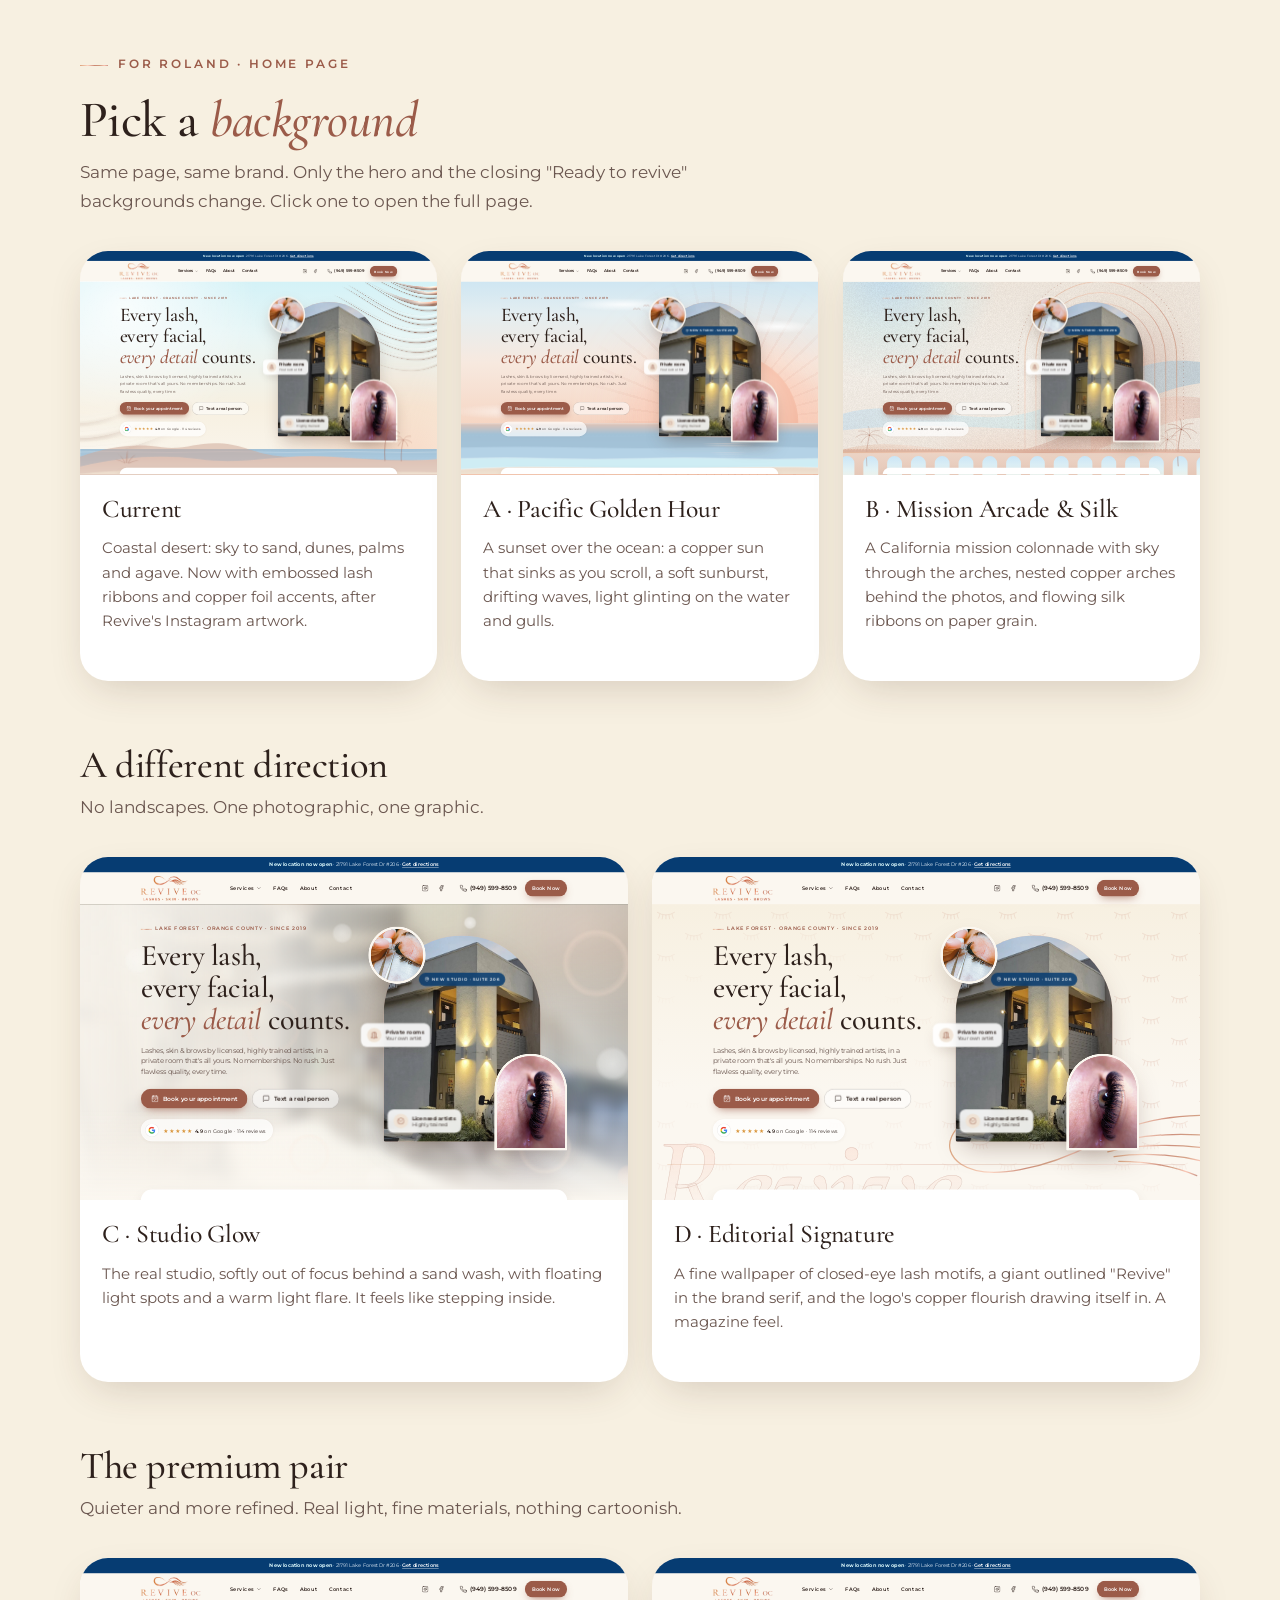
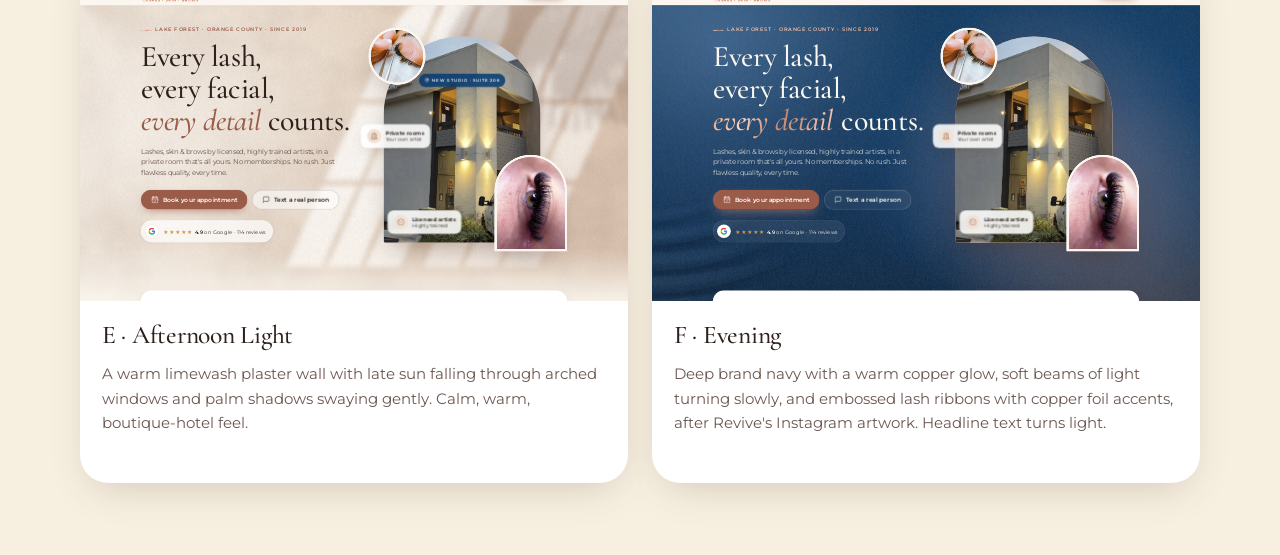
<file: index.html>
<!doctype html>
<html lang="en">
<head>
<meta charset="utf-8">
<meta name="viewport" content="width=device-width, initial-scale=1">
<meta name="robots" content="noindex">
<title>Home Background Options</title>
<link rel="icon" href="assets/favicon.png">
<link rel="preconnect" href="https://fonts.googleapis.com">
<link rel="preconnect" href="https://fonts.gstatic.com" crossorigin>
<link href="https://fonts.googleapis.com/css2?family=Cormorant+Garamond:ital,wght@0,400;0,500;0,600;1,400;1,500&family=Montserrat:wght@400;500;600&display=swap" rel="stylesheet">
<link rel="stylesheet" href="assets/css/site.css">
<style>
  body{background:var(--sand-3)}
  .opts{padding-top:48px;padding-bottom:72px}
  .opts h1{font-size:clamp(2.2rem,4vw,3.2rem);margin-bottom:10px}
  .grid{display:grid;grid-template-columns:repeat(3,1fr);gap:24px;margin-top:36px}
  .opt{background:#fff;border-radius:var(--r-lg);box-shadow:var(--shadow-md);overflow:hidden;text-decoration:none;display:flex;flex-direction:column;transition:transform var(--dur) var(--ease)}
  .opt:hover{transform:translateY(-4px)}
  .shot{position:relative;aspect-ratio:16/10;overflow:hidden;background:var(--sand)}
  .shot iframe{position:absolute;top:0;left:0;width:1440px;height:900px;border:0;transform-origin:0 0;pointer-events:none}
  .meta{padding:20px 22px 24px}
  .meta h2{font-size:1.6rem;margin-bottom:6px}
  .meta p{color:var(--muted);font-size:.92rem;margin:0}
  .grid-2{grid-template-columns:repeat(2,1fr)}
  .group{font-size:clamp(1.8rem,3vw,2.4rem);margin:64px 0 6px}
  @media (max-width:900px){.grid,.grid-2{grid-template-columns:1fr}}
</style>
</head>
<body>
<main class="opts wrap">
  <span class="eyebrow">For Roland · Home page</span>
  <h1>Pick a <em>background</em></h1>
  <p class="lede">Same page, same brand. Only the hero and the closing "Ready to revive" backgrounds change. Click one to open the full page.</p>
  <div class="grid">
    <a class="opt" href="current.html"><div class="shot"><iframe src="current.html" tabindex="-1" title="Current background preview"></iframe></div>
      <div class="meta"><h2>Current</h2><p>Coastal desert: sky to sand, dunes, palms and agave. Now with embossed lash ribbons and copper foil accents, after Revive's Instagram artwork.</p></div></a>
    <a class="opt" href="option-a.html"><div class="shot"><iframe src="option-a.html" tabindex="-1" title="Option A preview"></iframe></div>
      <div class="meta"><h2>A · Pacific Golden Hour</h2><p>A sunset over the ocean: a copper sun that sinks as you scroll, a soft sunburst, drifting waves, light glinting on the water and gulls.</p></div></a>
    <a class="opt" href="option-b.html"><div class="shot"><iframe src="option-b.html" tabindex="-1" title="Option B preview"></iframe></div>
      <div class="meta"><h2>B · Mission Arcade &amp; Silk</h2><p>A California mission colonnade with sky through the arches, nested copper arches behind the photos, and flowing silk ribbons on paper grain.</p></div></a>
  </div>
  <h2 class="group">A different direction</h2>
  <p class="lede">No landscapes. One photographic, one graphic.</p>
  <div class="grid grid-2">
    <a class="opt" href="option-c.html"><div class="shot"><iframe src="option-c.html" tabindex="-1" title="Option C preview"></iframe></div>
      <div class="meta"><h2>C · Studio Glow</h2><p>The real studio, softly out of focus behind a sand wash, with floating light spots and a warm light flare. It feels like stepping inside.</p></div></a>
    <a class="opt" href="option-d.html"><div class="shot"><iframe src="option-d.html" tabindex="-1" title="Option D preview"></iframe></div>
      <div class="meta"><h2>D · Editorial Signature</h2><p>A fine wallpaper of closed-eye lash motifs, a giant outlined "Revive" in the brand serif, and the logo's copper flourish drawing itself in. A magazine feel.</p></div></a>
  </div>
  <h2 class="group">The premium pair</h2>
  <p class="lede">Quieter and more refined. Real light, fine materials, nothing cartoonish.</p>
  <div class="grid grid-2">
    <a class="opt" href="option-e.html"><div class="shot"><iframe src="option-e.html" tabindex="-1" title="Option E preview"></iframe></div>
      <div class="meta"><h2>E · Afternoon Light</h2><p>A warm limewash plaster wall with late sun falling through arched windows and palm shadows swaying gently. Calm, warm, boutique-hotel feel.</p></div></a>
    <a class="opt" href="option-f.html"><div class="shot"><iframe src="option-f.html" tabindex="-1" title="Option F preview"></iframe></div>
      <div class="meta"><h2>F · Evening</h2><p>Deep brand navy with a warm copper glow, soft beams of light turning slowly, and embossed lash ribbons with copper foil accents, after Revive's Instagram artwork. Headline text turns light.</p></div></a>
  </div>
</main>
<script>
  const fit=()=>document.querySelectorAll('.shot').forEach(s=>{const f=s.querySelector('iframe');f.style.transform=`scale(${s.clientWidth/1440})`});
  addEventListener('resize',fit);fit();
  // Thumbnails: show the hero content right away instead of waiting for its fade-in
  const reveal=f=>{try{const d=f.contentDocument;if(!d||!d.head||d.getElementById('thumb-css'))return;
    const s=d.createElement('style');s.id='thumb-css';s.textContent='.rl,.rv{opacity:1!important;transform:none!important;animation:none!important;transition:none!important}';d.head.appendChild(s)}catch(e){}};
  document.querySelectorAll('.shot iframe').forEach(f=>{f.addEventListener('load',()=>reveal(f));reveal(f)});
</script>
</body>
</html>
</file>
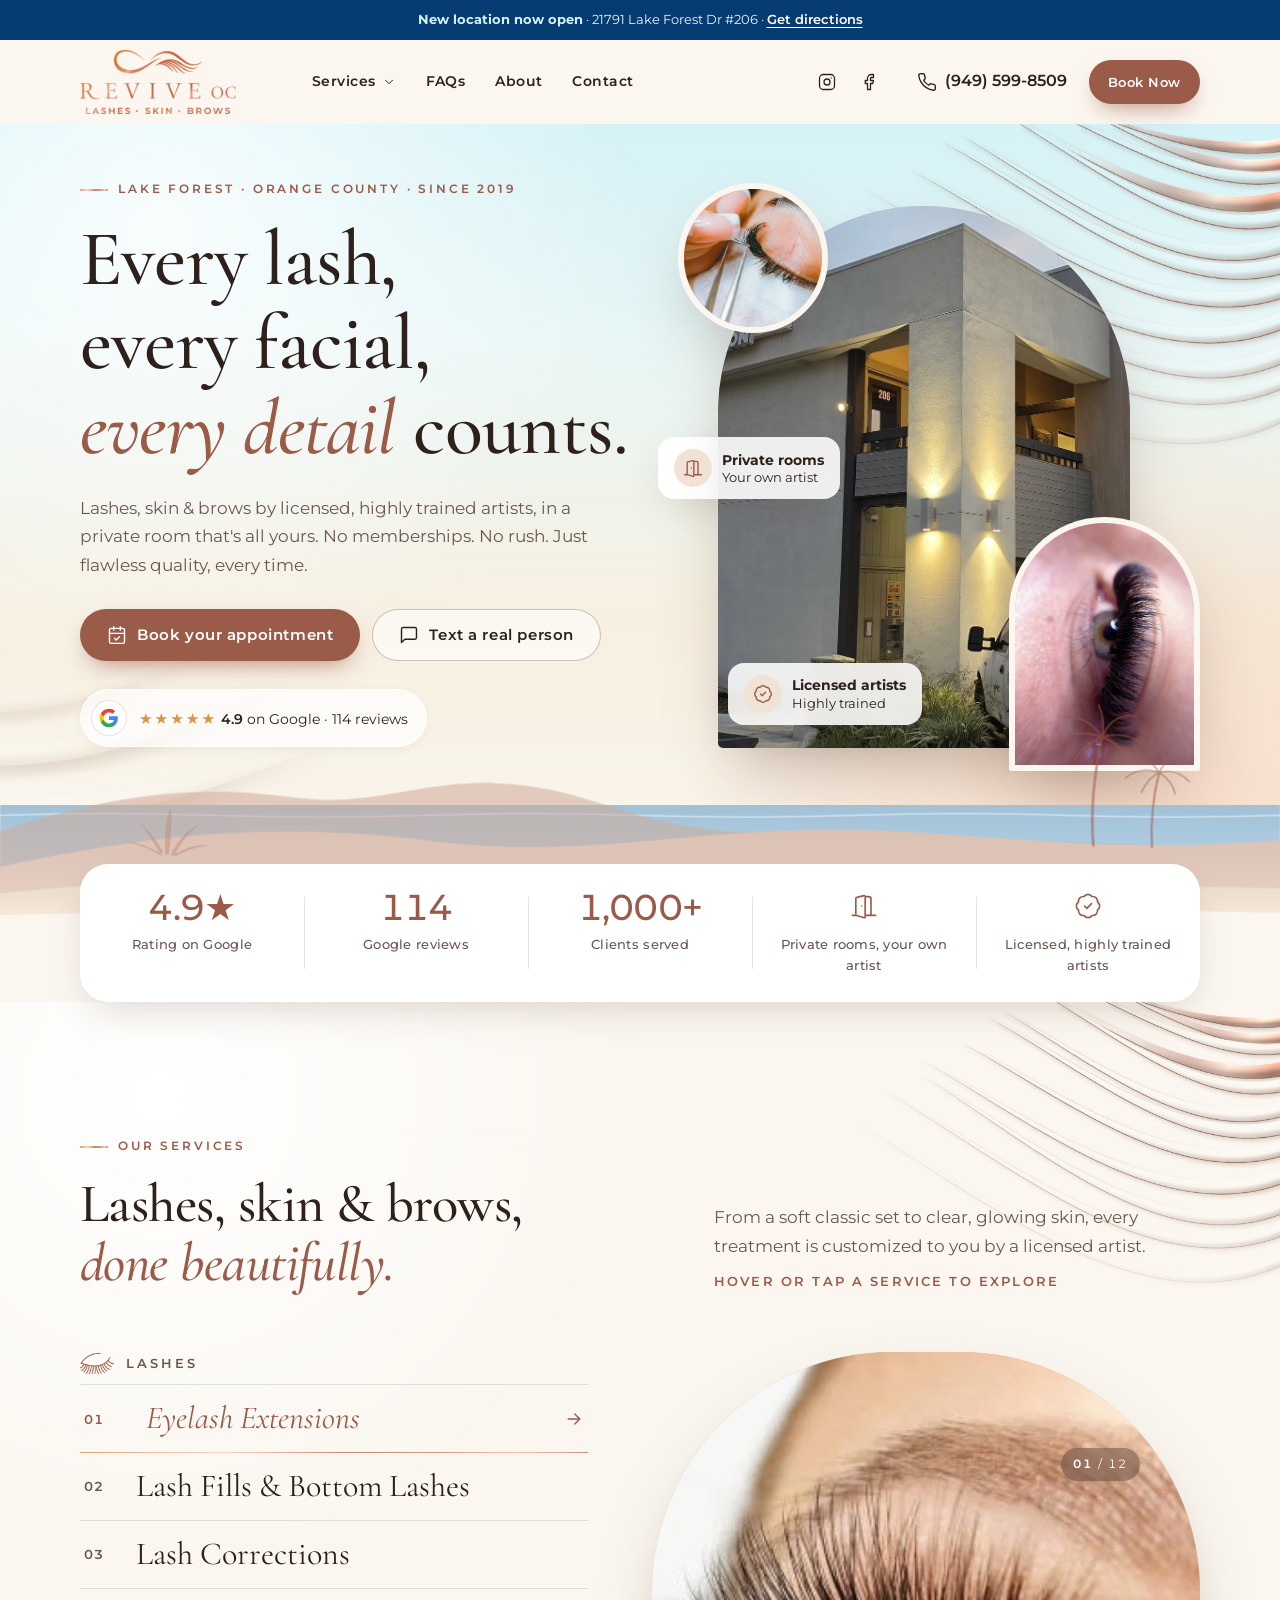
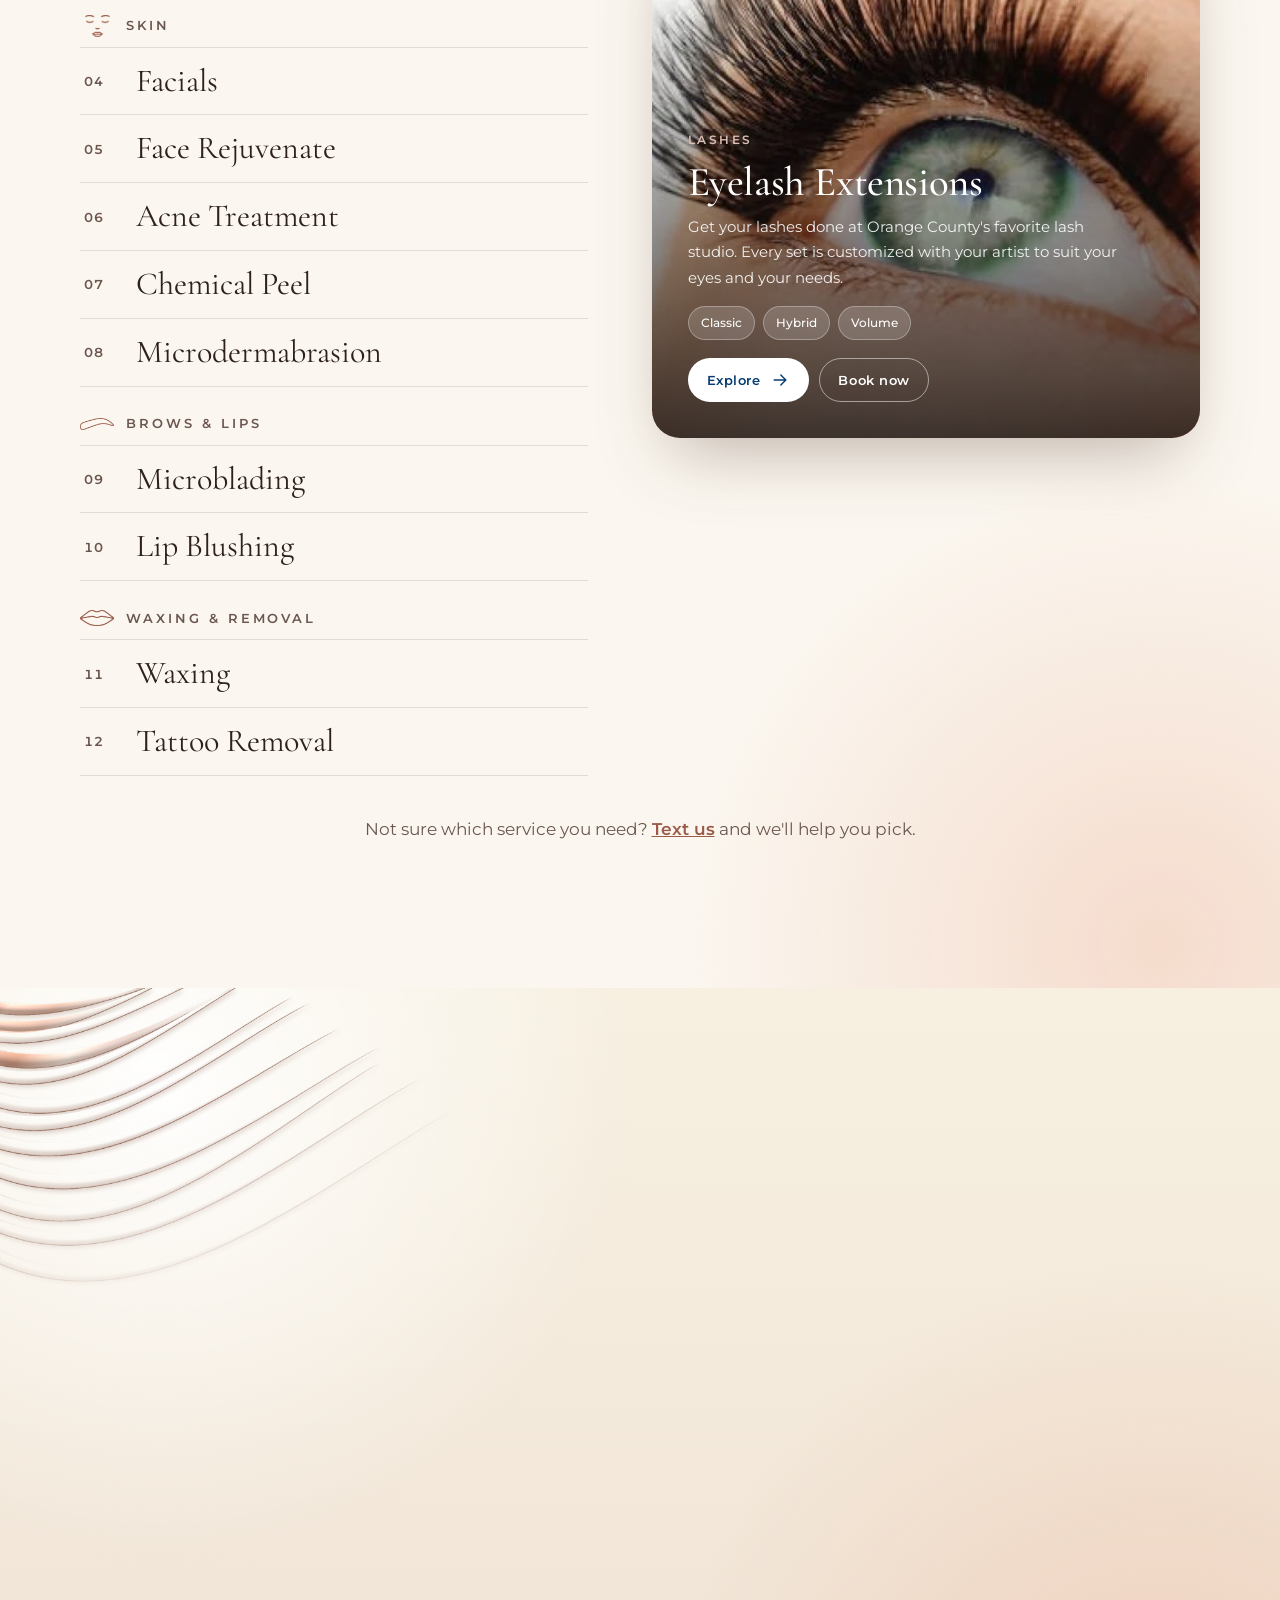
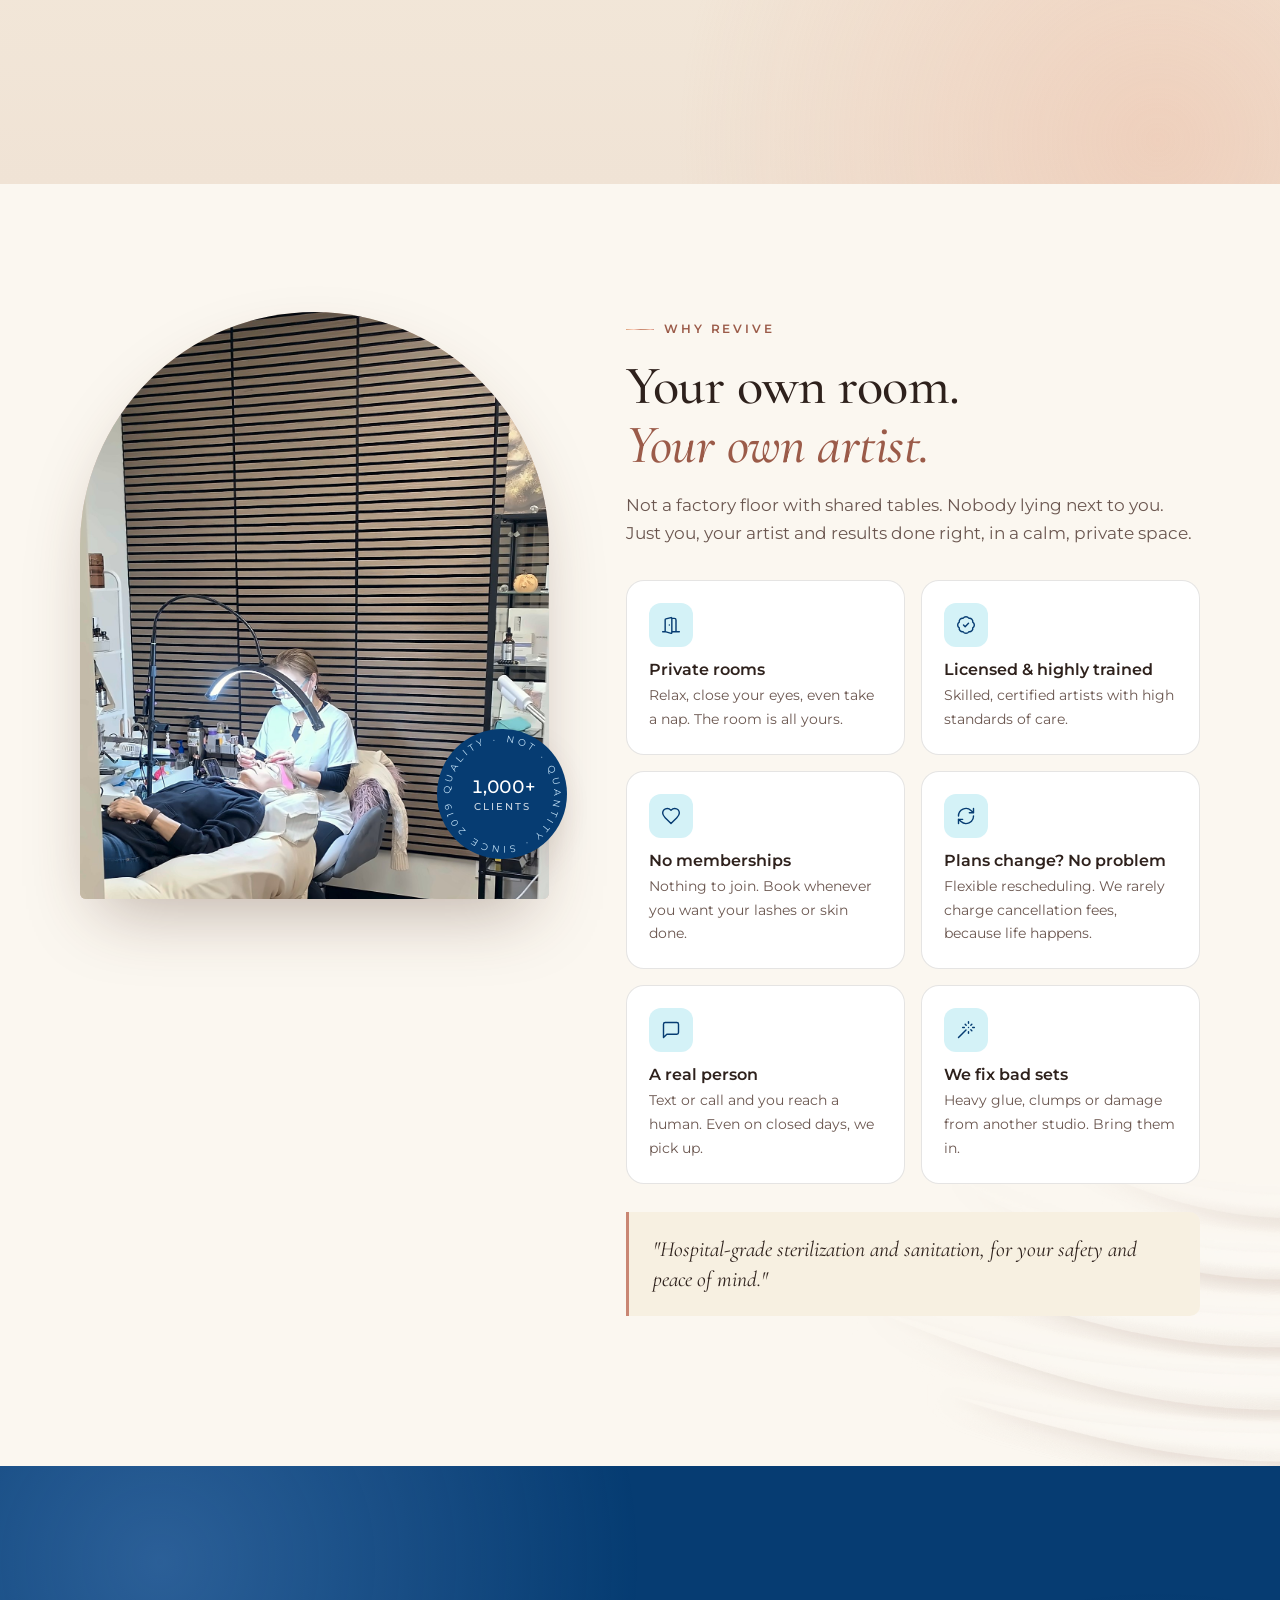
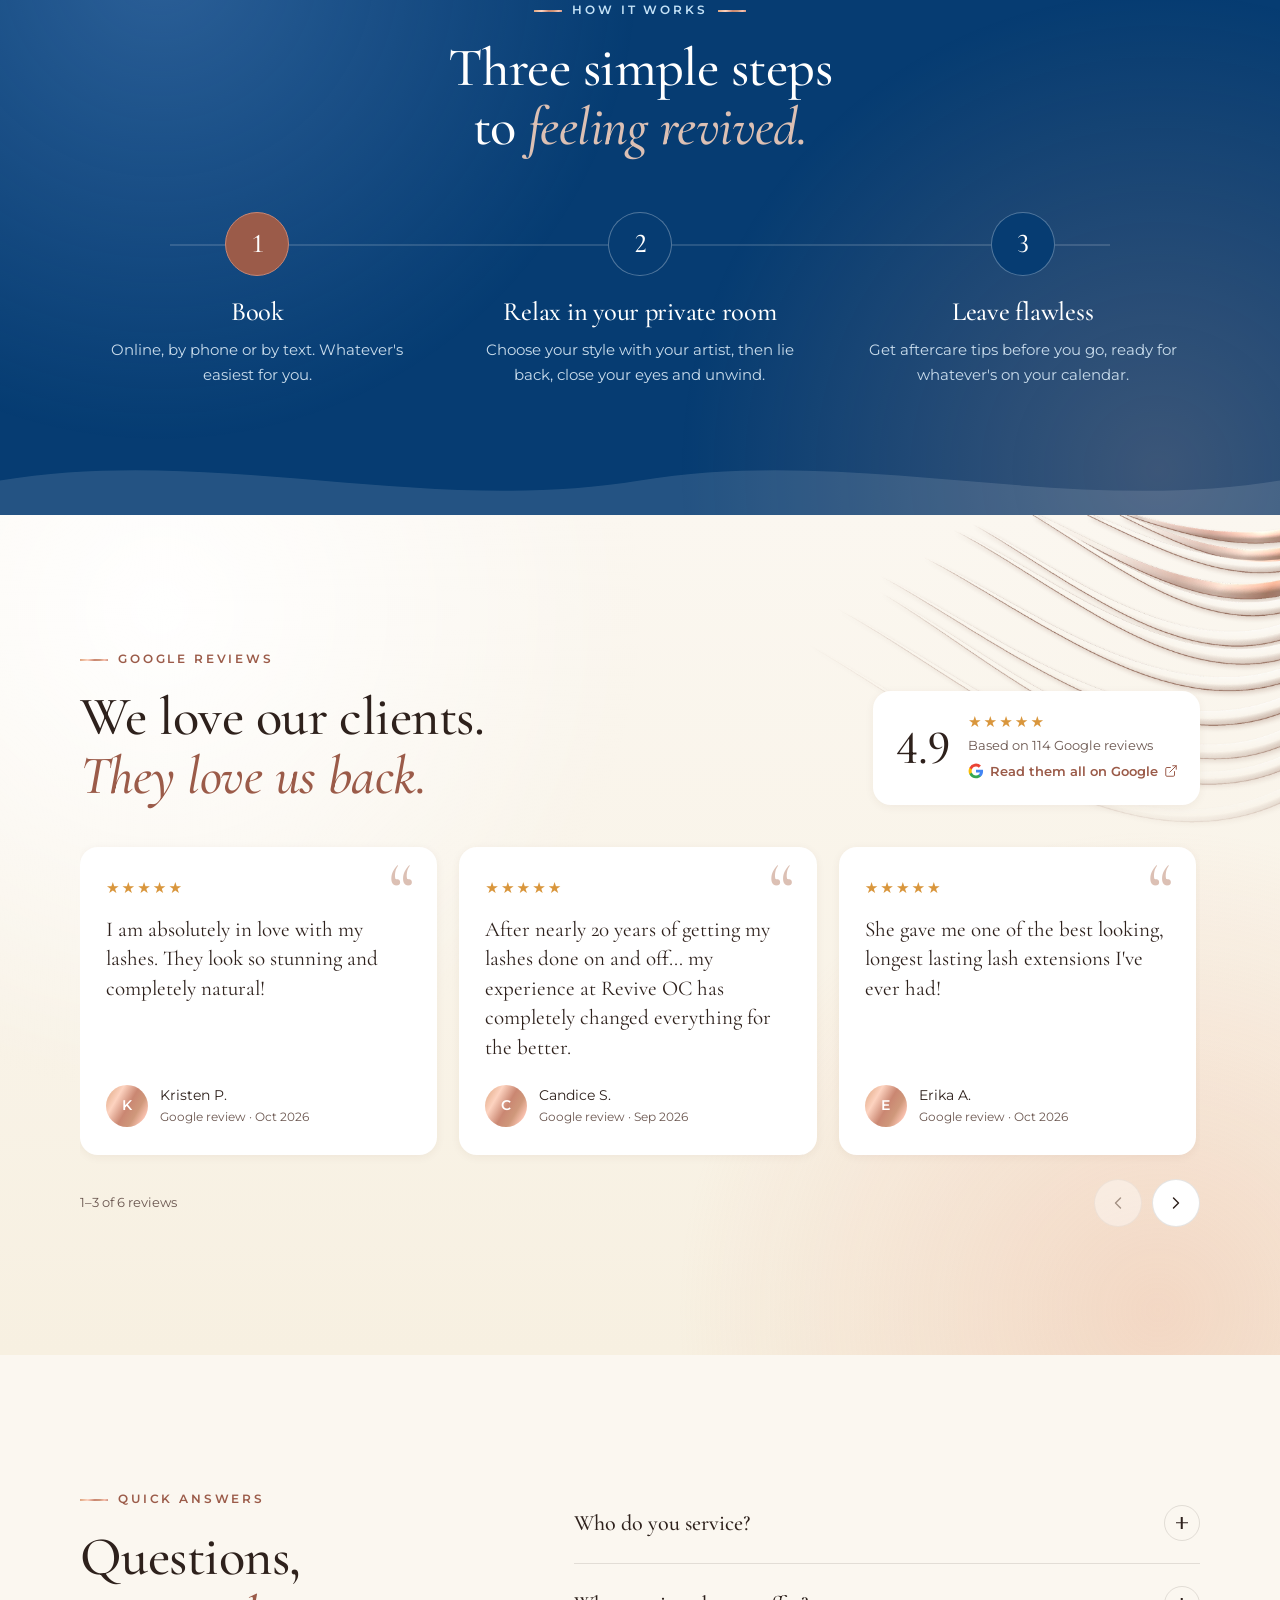
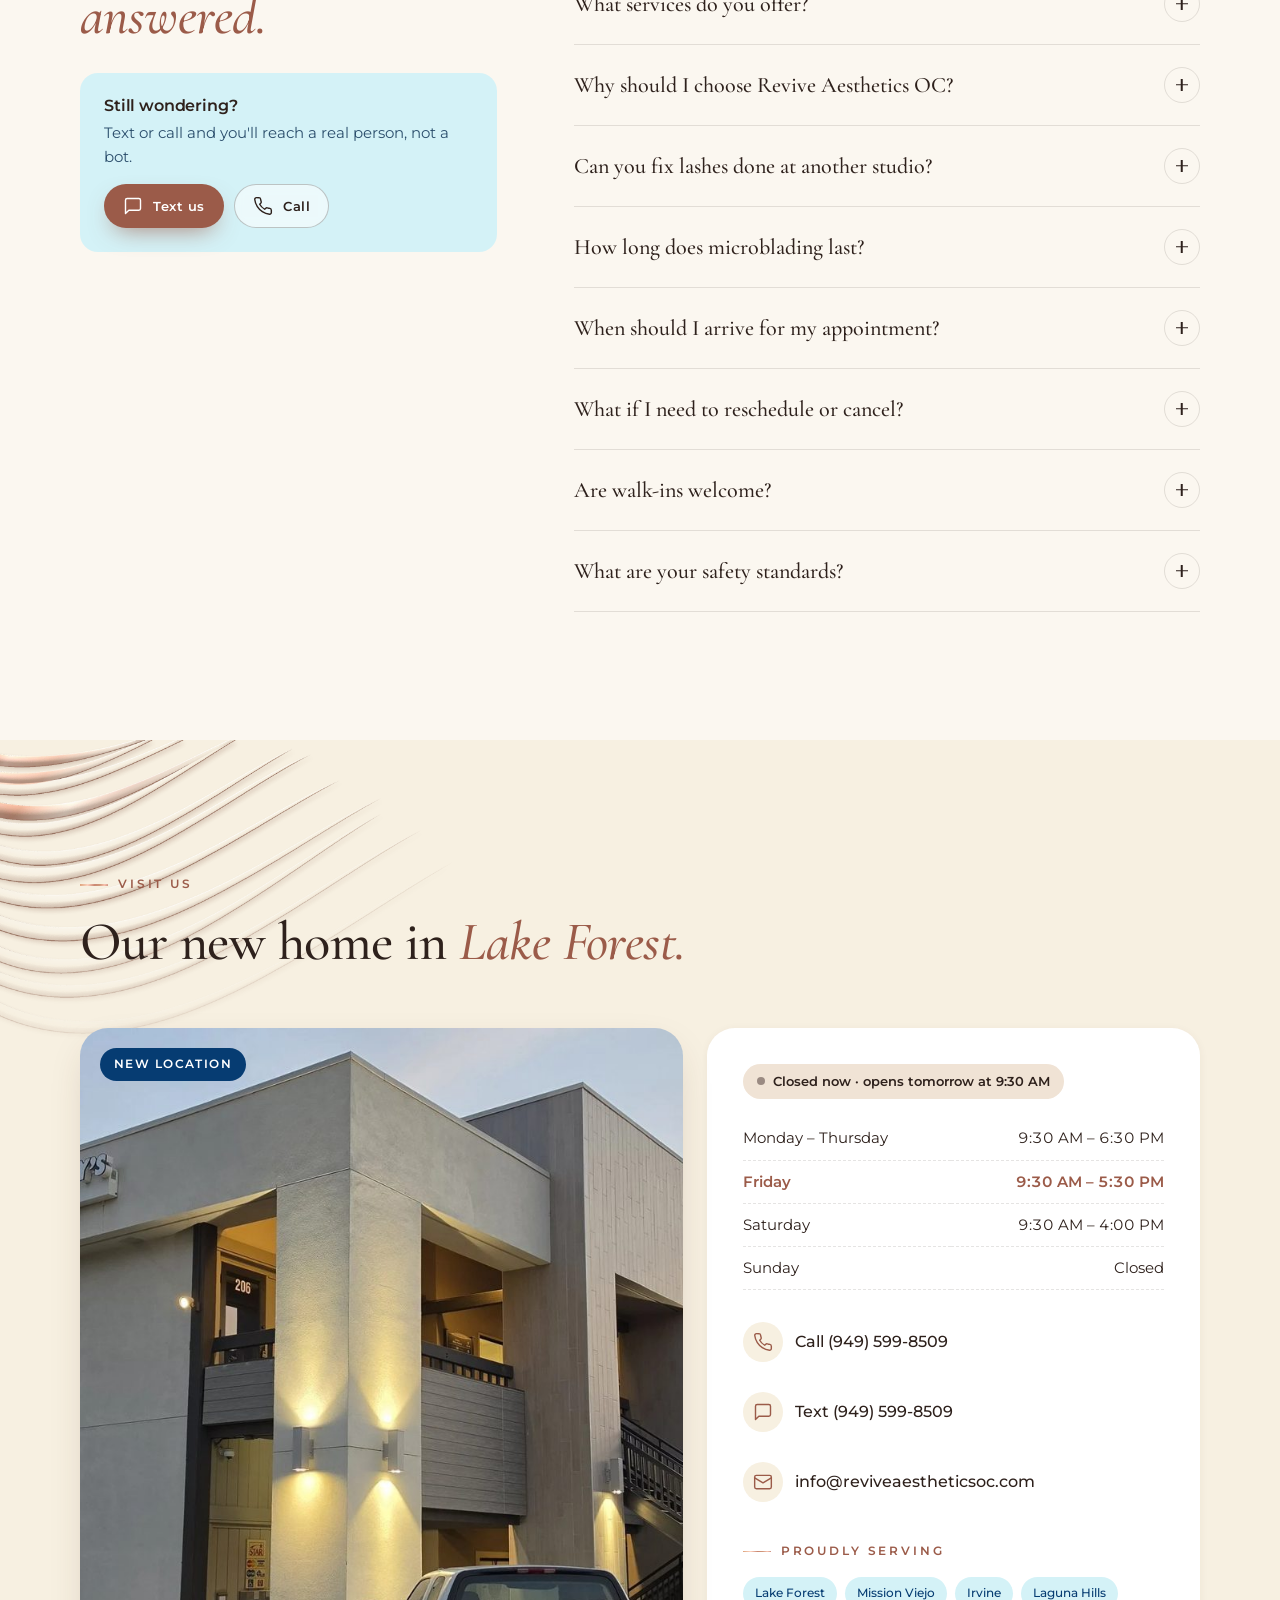
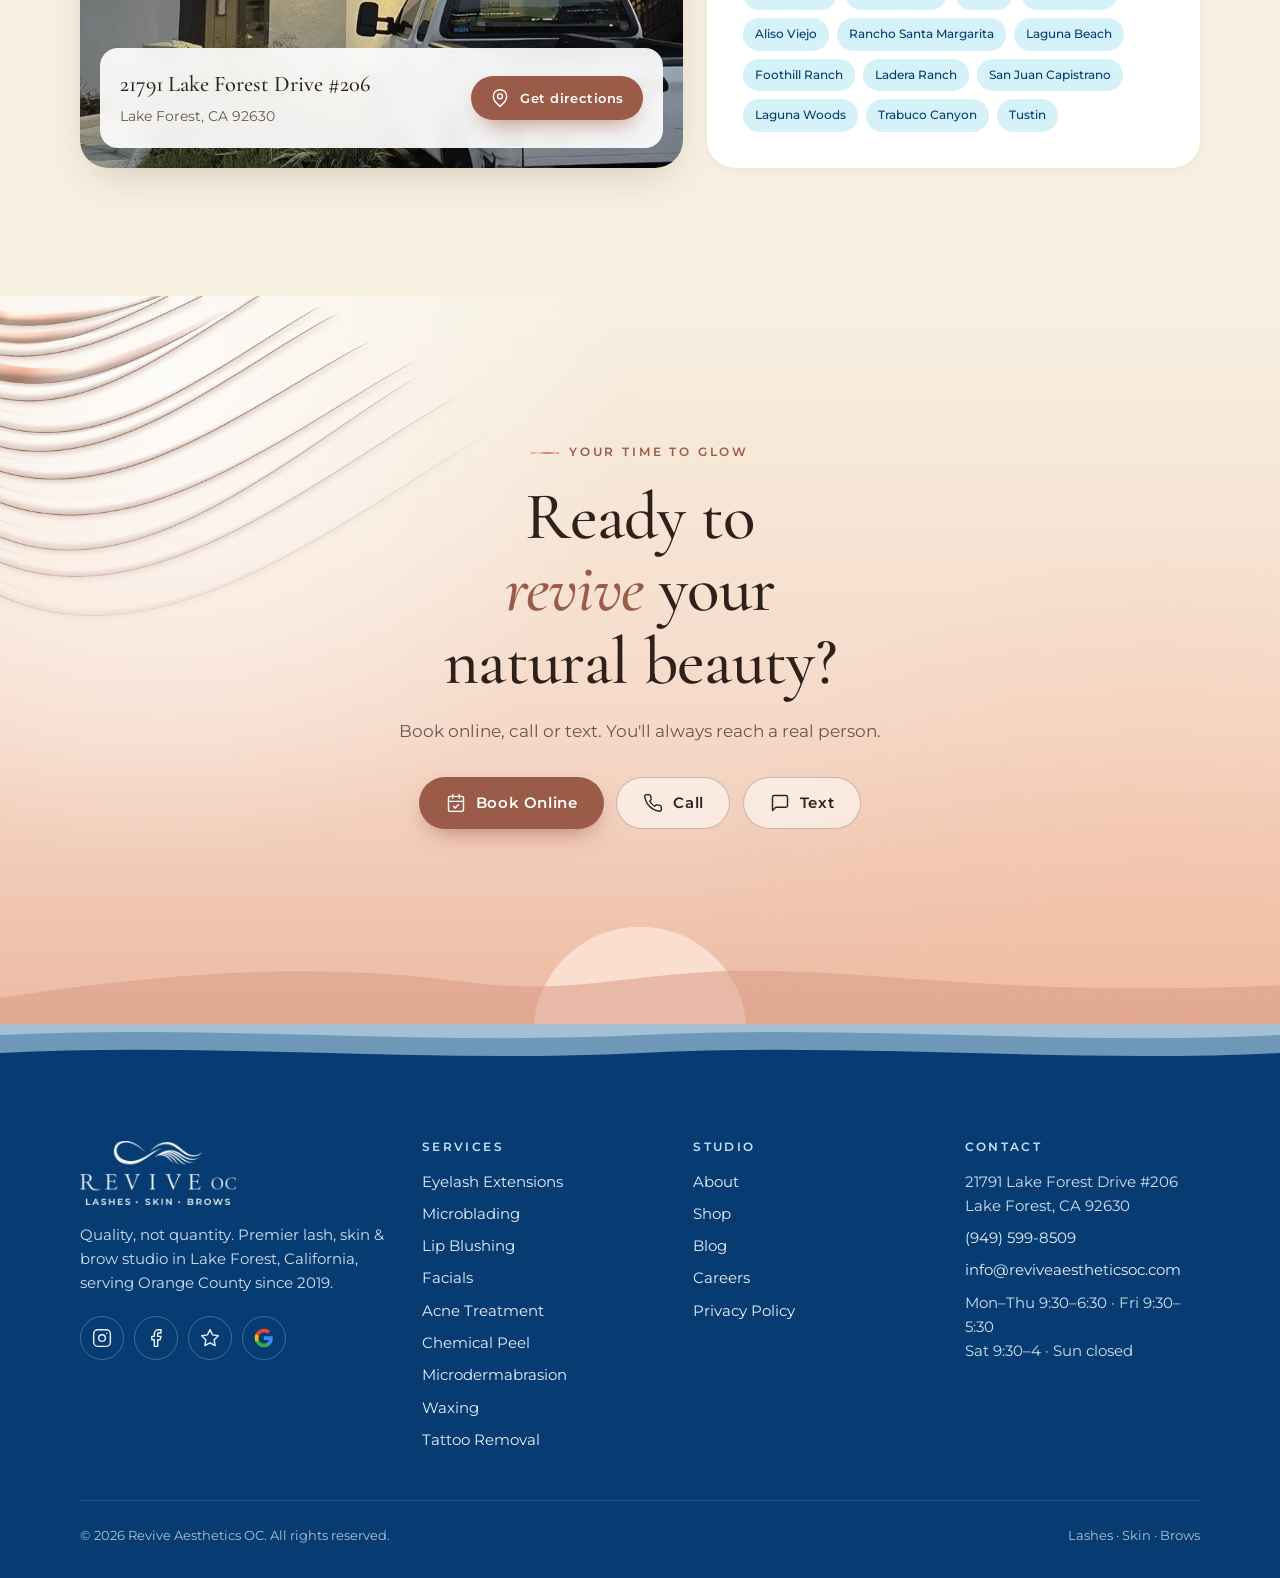
<file: current.html>
<!doctype html>
<html lang="en">
<head>
<meta charset="utf-8">
<meta name="robots" content="noindex, nofollow">
<meta name="viewport" content="width=device-width, initial-scale=1">
<title>Revive Aesthetics OC | Lashes, Skin &amp; Brows in Lake Forest, Orange County</title>
<meta name="description" content="Eyelash extensions, facials, microblading, lip blushing and more in Lake Forest, CA. Private rooms, your own licensed artist. 4.9 stars on Google from 114 reviews.">
<link rel="icon" href="assets/favicon.png">
<link rel="preconnect" href="https://fonts.googleapis.com">
<link rel="preconnect" href="https://fonts.gstatic.com" crossorigin>
<link href="https://fonts.googleapis.com/css2?family=Cormorant+Garamond:ital,wght@0,400;0,500;0,600;1,400;1,500&family=Montserrat:wght@400;500;600&display=swap" rel="stylesheet">
<link rel="stylesheet" href="assets/css/site.css">
<link rel="stylesheet" href="assets/css/nav.css">
<link rel="stylesheet" href="assets/css/lashes.css">
</head>
<body>
<a class="skip" href="#main">Skip to content</a>
<div class="progress" aria-hidden="true"></div>

<!-- Icon sprite (Lucide-style, 24px grid) -->
<svg width="0" height="0" style="position:absolute" aria-hidden="true">
  <symbol id="i-phone" viewBox="0 0 24 24"><path d="M22 16.9v3a2 2 0 0 1-2.2 2 19.8 19.8 0 0 1-8.6-3.1 19.5 19.5 0 0 1-6-6A19.8 19.8 0 0 1 2.1 4.2 2 2 0 0 1 4.1 2h3a2 2 0 0 1 2 1.7c.1 1 .4 1.9.7 2.8a2 2 0 0 1-.5 2.1L8 9.9a16 16 0 0 0 6 6l1.3-1.3a2 2 0 0 1 2.1-.4c.9.3 1.8.6 2.8.7a2 2 0 0 1 1.7 2z"/></symbol>
  <symbol id="i-msg" viewBox="0 0 24 24"><path d="M21 15a2 2 0 0 1-2 2H7l-4 4V5a2 2 0 0 1 2-2h14a2 2 0 0 1 2 2z"/></symbol>
  <symbol id="i-cal" viewBox="0 0 24 24"><rect x="3" y="4" width="18" height="18" rx="2"/><path d="M16 2v4M8 2v4M3 10h18M9 16l2 2 4-4"/></symbol>
  <symbol id="i-arrow" viewBox="0 0 24 24"><path d="M5 12h14M13 6l6 6-6 6"/></symbol>
  <symbol id="i-left" viewBox="0 0 24 24"><path d="M15 18l-6-6 6-6"/></symbol>
  <symbol id="i-right" viewBox="0 0 24 24"><path d="M9 18l6-6-6-6"/></symbol>
  <symbol id="i-pin" viewBox="0 0 24 24"><path d="M20 10c0 6-8 12-8 12S4 16 4 10a8 8 0 0 1 16 0z"/><circle cx="12" cy="10" r="3"/></symbol>
  <symbol id="i-mail" viewBox="0 0 24 24"><rect x="2" y="4" width="20" height="16" rx="2"/><path d="M22 7l-10 6L2 7"/></symbol>
  <symbol id="i-door" viewBox="0 0 24 24"><path d="M13 4h3a2 2 0 0 1 2 2v14M2 20h3M13 20h9M10 12v.01M13 4.6v16.8a.6.6 0 0 1-.8.6L5 20V5.6a1 1 0 0 1 .8-1L12 3.1a.8.8 0 0 1 1 .8z"/></symbol>
  <symbol id="i-badge" viewBox="0 0 24 24"><path d="M3.9 8.6a4 4 0 0 1 4.7-4.7 4 4 0 0 1 6.8 0 4 4 0 0 1 4.7 4.7 4 4 0 0 1 0 6.8 4 4 0 0 1-4.7 4.7 4 4 0 0 1-6.8 0 4 4 0 0 1-4.7-4.7 4 4 0 0 1 0-6.8z"/><path d="M9 12l2 2 4-4"/></symbol>
  <symbol id="i-heart" viewBox="0 0 24 24"><path d="M19 14c1.5-1.5 3-3.2 3-5.5A5.5 5.5 0 0 0 16.5 3c-1.8 0-3 .5-4.5 2-1.5-1.5-2.7-2-4.5-2A5.5 5.5 0 0 0 2 8.5c0 2.3 1.5 4 3 5.5l7 7z"/></symbol>
  <symbol id="i-users" viewBox="0 0 24 24"><path d="M16 21v-2a4 4 0 0 0-4-4H6a4 4 0 0 0-4 4v2"/><circle cx="9" cy="7" r="4"/><path d="M22 21v-2a4 4 0 0 0-3-3.9M16 3.1a4 4 0 0 1 0 7.8"/></symbol>
  <symbol id="i-star" viewBox="0 0 24 24"><path d="M12 2l3.1 6.3 6.9 1-5 4.9 1.2 6.8L12 17.8 5.8 21l1.2-6.8-5-4.9 6.9-1z"/></symbol>
  <symbol id="i-refresh" viewBox="0 0 24 24"><path d="M3 12a9 9 0 0 1 15-6.7L21 8M21 3v5h-5M21 12a9 9 0 0 1-15 6.7L3 16M3 21v-5h5"/></symbol>
  <symbol id="i-wand" viewBox="0 0 24 24"><path d="M15 4V2M15 16v-2M8 9h2M20 9h2M17.8 11.8 19 13M15 9h.01M17.8 6.2 19 5M3 21l9-9M12.2 6.2 11 5"/></symbol>
  <symbol id="i-sparkle" viewBox="0 0 24 24"><path d="M12 3l1.9 5.8L20 11l-6.1 2.2L12 19l-1.9-5.8L4 11l6.1-2.2z"/></symbol>
  <symbol id="i-clock" viewBox="0 0 24 24"><circle cx="12" cy="12" r="10"/><path d="M12 6v6l4 2"/></symbol>
  <symbol id="i-cal2" viewBox="0 0 24 24"><rect x="3" y="4" width="18" height="18" rx="2"/><path d="M16 2v4M8 2v4M3 10h18"/></symbol>
  <symbol id="i-menu" viewBox="0 0 24 24"><path d="M4 7h16M4 12h16M4 17h10"/></symbol>
  <symbol id="i-x" viewBox="0 0 24 24"><path d="M18 6 6 18M6 6l12 12"/></symbol>
  <symbol id="i-ig" viewBox="0 0 24 24"><rect x="2" y="2" width="20" height="20" rx="5"/><circle cx="12" cy="12" r="4"/><path d="M17.5 6.5h.01"/></symbol>
  <symbol id="i-fb" viewBox="0 0 24 24"><path d="M18 2h-3a5 5 0 0 0-5 5v3H7v4h3v8h4v-8h3l1-4h-4V7a1 1 0 0 1 1-1h3z"/></symbol>
  <symbol id="i-ext" viewBox="0 0 24 24"><path d="M15 3h6v6M10 14 21 3M18 13v6a2 2 0 0 1-2 2H5a2 2 0 0 1-2-2V8a2 2 0 0 1 2-2h6"/></symbol>
  <symbol id="i-google" viewBox="0 0 24 24"><path fill="#4285F4" stroke="none" d="M22.6 12.3c0-.8-.1-1.6-.2-2.3H12v4.3h5.9a5 5 0 0 1-2.2 3.3v2.8h3.6c2.1-1.9 3.3-4.8 3.3-8.1z"/><path fill="#34A853" stroke="none" d="M12 23c3 0 5.5-1 7.3-2.7l-3.6-2.8c-1 .7-2.2 1.1-3.7 1.1-2.9 0-5.3-1.9-6.2-4.5H2.1v2.9A11 11 0 0 0 12 23z"/><path fill="#FBBC05" stroke="none" d="M5.8 14.1a6.6 6.6 0 0 1 0-4.2V7H2.1a11 11 0 0 0 0 9.9z"/><path fill="#EA4335" stroke="none" d="M12 5.4c1.6 0 3.1.6 4.2 1.6l3.2-3.2A11 11 0 0 0 2.1 7l3.7 2.9C6.7 7.3 9.1 5.4 12 5.4z"/></symbol>
  <symbol id="i-check" viewBox="0 0 24 24"><circle cx="12" cy="12" r="10"/><path d="M8 12.5l2.6 2.6L16 9.6"/></symbol>
  <symbol id="i-ban" viewBox="0 0 24 24"><circle cx="12" cy="12" r="10"/><path d="M5 5l14 14"/></symbol>
  <symbol id="i-info" viewBox="0 0 24 24"><circle cx="12" cy="12" r="10"/><path d="M12 16v-4M12 8h.01"/></symbol>
  <symbol id="i-camera" viewBox="0 0 24 24"><path d="M14.5 4h-5L7 7H4a2 2 0 0 0-2 2v9a2 2 0 0 0 2 2h16a2 2 0 0 0 2-2V9a2 2 0 0 0-2-2h-3z"/><circle cx="12" cy="13" r="3"/></symbol>
  <symbol id="i-drop" viewBox="0 0 24 24"><path d="M12 2.7l5.7 5.6a8 8 0 1 1-11.3 0z"/></symbol>
  <symbol id="i-sun" viewBox="0 0 24 24"><circle cx="12" cy="12" r="4"/><path d="M12 2v2M12 20v2M4.9 4.9l1.4 1.4M17.7 17.7l1.4 1.4M2 12h2M20 12h2M4.9 19.1l1.4-1.4M17.7 6.3l1.4-1.4"/></symbol>
  <symbol id="i-chev" viewBox="0 0 24 24"><path d="M6 9l6 6 6-6"/></symbol>
</svg>

<div class="announce" role="region" aria-label="Announcements">
  <strong>New location now open</strong> · 21791 Lake Forest Dr #206 · <a href="#visit">Get directions</a>
</div>

<header class="hdr" id="hdr">
  <div class="wrap hdr-in">
    <a class="logo" href="#top" aria-label="Revive Aesthetics OC, home"><img src="assets/logo.png" alt="Revive OC — Lashes, Skin, Brows" width="720" height="296"></a>
    <nav class="nav" aria-label="Main">
      <ul class="nav-list">
        <li class="nav-dd">
          <button class="nav-link nav-dd-btn" type="button" aria-expanded="false" aria-controls="nav-svc">Services<svg class="ico chev" aria-hidden="true"><use href="#i-chev"/></svg></button>
          <div class="nav-panel" id="nav-svc">
          <div class="nav-col"><h4>Lashes</h4><ul><li><a href="eyelash-extensions-orange-county.html"><b>Eyelash Extensions</b><small>Classic, hybrid & volume sets</small></a></li></ul><h4>Brows &amp; lips</h4><ul><li><a href="microblading-orange-county-california.html"><b>Microblading</b><small>Natural, hair-like brows</small></a></li><li><a href="lip-blushing-orange-county.html"><b>Lip Blushing</b><small>A soft, natural tint</small></a></li></ul></div>
          <div class="nav-col"><h4>Skin</h4><ul><li><a href="facials-orange-county.html"><b>Facials</b><small>Customized for your skin</small></a></li><li><a href="acne-treatment-orange-county.html"><b>Acne Treatment</b><small>Clearer skin for all ages</small></a></li><li><a href="chemical-peel-orange-county.html"><b>Chemical Peel</b><small>Soft, smooth, radiant skin</small></a></li><li><a href="microdermabrasion-orange-county.html"><b>Microdermabrasion</b><small>A full-face refresh</small></a></li></ul></div>
          <div class="nav-col"><h4>Waxing</h4><ul><li><a href="waxing-orange-county.html"><b>Waxing</b><small>Smooth for weeks</small></a></li></ul><h4>Removal</h4><ul><li><a href="tattoo-removal-orange-county.html"><b>Tattoo Removal</b><small>Gentle, non-laser saline removal</small></a></li></ul></div>
            <div class="nav-feat"><b>Not sure what to book?</b><p>Text us and a real person will help you choose.</p><a class="btn btn-primary btn-sm" href="sms:+19495998509"><svg class="ico" aria-hidden="true"><use href="#i-msg"/></svg>Text us</a></div>
          </div>
        </li>
        <li><a class="nav-link" href="#faq">FAQs</a></li>
        <li><a class="nav-link" href="https://www.reviveaestheticsoc.com/about">About</a></li>
        <li><a class="nav-link" href="#visit">Contact</a></li>
      </ul>
    </nav>
    <div class="hdr-cta">
      <div class="hdr-social">
        <a href="https://www.instagram.com/reviveaestheticsoc/" target="_blank" rel="noopener" aria-label="Instagram"><svg class="ico" aria-hidden="true"><use href="#i-ig"/></svg></a>
        <a href="https://www.facebook.com/ReviveAestheticsOC/" target="_blank" rel="noopener" aria-label="Facebook"><svg class="ico" aria-hidden="true"><use href="#i-fb"/></svg></a>
      </div>
      <a class="hdr-phone" href="tel:+19495998509" aria-label="Call (949) 599-8509"><svg class="ico" aria-hidden="true"><use href="#i-phone"/></svg><span>(949) 599-8509</span></a>
      <a class="btn btn-primary btn-sm" href="https://www.reviveaestheticsoc.com/book">Book Now</a>
      <button class="burger" id="nav-burger" type="button" aria-label="Open menu" aria-expanded="false" aria-controls="mnav"><svg class="ico" aria-hidden="true"><use href="#i-menu"/></svg></button>
    </div>
  </div>
</header>

<div class="mnav" id="mnav" aria-hidden="true" inert>
  <div class="mnav-top">
    <a class="logo" href="#top" aria-label="Revive Aesthetics OC, home"><img src="assets/logo.png" alt="Revive OC" width="720" height="296" loading="lazy"></a>
    <button class="burger" id="mnav-close" type="button" aria-label="Close menu" style="display:grid"><svg class="ico" aria-hidden="true"><use href="#i-x"/></svg></button>
  </div>
  <div class="mnav-body">
    <details open><summary>Services<svg class="ico" aria-hidden="true"><use href="#i-chev"/></svg></summary><div class="mnav-svc"><a href="eyelash-extensions-orange-county.html">Eyelash Extensions<small>Lashes</small></a><a href="microblading-orange-county-california.html">Microblading<small>Brows</small></a><a href="lip-blushing-orange-county.html">Lip Blushing<small>Lips</small></a><a href="facials-orange-county.html">Facials<small>Skin</small></a><a href="acne-treatment-orange-county.html">Acne Treatment<small>Skin</small></a><a href="chemical-peel-orange-county.html">Chemical Peel<small>Skin</small></a><a href="microdermabrasion-orange-county.html">Microdermabrasion<small>Skin</small></a><a href="waxing-orange-county.html">Waxing<small>Waxing</small></a><a href="tattoo-removal-orange-county.html">Tattoo Removal<small>Removal</small></a></div></details>
    <a href="#faq">FAQs</a>
    <a href="https://www.reviveaestheticsoc.com/about">About</a>
    <a href="#visit">Contact</a>
    <div class="mnav-cta">
      <a class="btn btn-primary" href="https://www.reviveaestheticsoc.com/book"><svg class="ico" aria-hidden="true"><use href="#i-cal"/></svg>Book Now</a>
      <a class="btn btn-ghost" href="tel:+19495998509"><svg class="ico" aria-hidden="true"><use href="#i-phone"/></svg>Call (949) 599-8509</a>
    </div>
    <div class="mnav-soc">
      <a href="https://www.instagram.com/reviveaestheticsoc/" target="_blank" rel="noopener" aria-label="Instagram"><svg class="ico" aria-hidden="true"><use href="#i-ig"/></svg></a>
      <a href="https://www.facebook.com/ReviveAestheticsOC/" target="_blank" rel="noopener" aria-label="Facebook"><svg class="ico" aria-hidden="true"><use href="#i-fb"/></svg></a>
      <a href="https://share.google/rGYHAwpQW4pRFW2L9" target="_blank" rel="noopener" aria-label="Google reviews"><svg class="ico" aria-hidden="true"><use href="#i-google"/></svg></a>
    </div>
  </div>
</div>

<main id="main">
<!-- HERO -->
<section class="has-lash hero" id="top">
  <div class="shade shade-sky" aria-hidden="true"></div>
  <div class="lashwrap lw-hero lw-tr" aria-hidden="true"><div class="lashmove"><img src="assets/img/lash/fan-light-tr.webp" alt="" width="1800" height="1100" decoding="async" fetchpriority="high"><div class="lashsheen" style="-webkit-mask-image:url(assets/img/lash/fan-light-tr-mask.webp);mask-image:url(assets/img/lash/fan-light-tr-mask.webp)"></div><span class="spark" style="left:94%;top:6%;--s:22px;--d:0s"><svg viewBox="0 0 24 24"><defs><radialGradient id="spk" r=".6"><stop offset="0" stop-color="#fff"/><stop offset=".5" stop-color="#fde2d3"/><stop offset="1" stop-color="#e7a58c"/></radialGradient></defs><path fill="url(#spk)" d="M12 0C13 8 16 11 24 12C16 13 13 16 12 24C11 16 8 13 0 12C8 11 11 8 12 0Z"/></svg></span><span class="spark" style="left:83%;top:10%;--s:16px;--d:1.3s"><svg viewBox="0 0 24 24"><defs><radialGradient id="spk" r=".6"><stop offset="0" stop-color="#fff"/><stop offset=".5" stop-color="#fde2d3"/><stop offset="1" stop-color="#e7a58c"/></radialGradient></defs><path fill="url(#spk)" d="M12 0C13 8 16 11 24 12C16 13 13 16 12 24C11 16 8 13 0 12C8 11 11 8 12 0Z"/></svg></span><span class="spark" style="left:73%;top:6%;--s:20px;--d:2.4s"><svg viewBox="0 0 24 24"><defs><radialGradient id="spk" r=".6"><stop offset="0" stop-color="#fff"/><stop offset=".5" stop-color="#fde2d3"/><stop offset="1" stop-color="#e7a58c"/></radialGradient></defs><path fill="url(#spk)" d="M12 0C13 8 16 11 24 12C16 13 13 16 12 24C11 16 8 13 0 12C8 11 11 8 12 0Z"/></svg></span><span class="spark" style="left:90%;top:15%;--s:14px;--d:3.1s"><svg viewBox="0 0 24 24"><defs><radialGradient id="spk" r=".6"><stop offset="0" stop-color="#fff"/><stop offset=".5" stop-color="#fde2d3"/><stop offset="1" stop-color="#e7a58c"/></radialGradient></defs><path fill="url(#spk)" d="M12 0C13 8 16 11 24 12C16 13 13 16 12 24C11 16 8 13 0 12C8 11 11 8 12 0Z"/></svg></span><span class="spark" style="left:66%;top:12%;--s:18px;--d:0.7s"><svg viewBox="0 0 24 24"><defs><radialGradient id="spk" r=".6"><stop offset="0" stop-color="#fff"/><stop offset=".5" stop-color="#fde2d3"/><stop offset="1" stop-color="#e7a58c"/></radialGradient></defs><path fill="url(#spk)" d="M12 0C13 8 16 11 24 12C16 13 13 16 12 24C11 16 8 13 0 12C8 11 11 8 12 0Z"/></svg></span></div></div>
  <div class="lashwrap lw-hero-soft lw-bl" aria-hidden="true"><div class="lashmove"><img src="assets/img/lash/soft-light-bl.webp" alt="" width="1800" height="1100" decoding="async" fetchpriority="high"><div class="lashsheen" style="-webkit-mask-image:url(assets/img/lash/soft-light-bl-mask.webp);mask-image:url(assets/img/lash/soft-light-bl-mask.webp)"></div></div></div>
  <div class="lashfloat" aria-hidden="true"><span class="loose" style="--x:56%;--y:70%;--w:150px;--t:24s;--d:0s;--dx:120px;--dy:-220px;--r0:-14deg;--r1:8deg"><svg viewBox="0 0 200 60"><defs><linearGradient id="lsg" x1="0" x2="1"><stop offset="0" stop-color="#b8735e"/><stop offset=".35" stop-color="#fdd3c0"/><stop offset=".6" stop-color="#d79a80"/><stop offset="1" stop-color="#fbe2d3" stop-opacity=".2"/></linearGradient></defs><path fill="url(#lsg)" d="M2 45C60 40 130 28 198 4C132 30 64 46 2 55Z"/></svg></span><span class="loose" style="--x:88%;--y:58%;--w:120px;--t:20s;--d:-8s;--dx:-90px;--dy:-180px;--r0:12deg;--r1:-6deg"><svg viewBox="0 0 200 60"><defs><linearGradient id="lsg" x1="0" x2="1"><stop offset="0" stop-color="#b8735e"/><stop offset=".35" stop-color="#fdd3c0"/><stop offset=".6" stop-color="#d79a80"/><stop offset="1" stop-color="#fbe2d3" stop-opacity=".2"/></linearGradient></defs><path fill="url(#lsg)" d="M2 45C60 40 130 28 198 4C132 30 64 46 2 55Z"/></svg></span><span class="loose" style="--x:40%;--y:18%;--w:110px;--t:26s;--d:-15s;--dx:140px;--dy:-60px;--r0:-14deg;--r1:8deg"><svg viewBox="0 0 200 60"><defs><linearGradient id="lsg" x1="0" x2="1"><stop offset="0" stop-color="#b8735e"/><stop offset=".35" stop-color="#fdd3c0"/><stop offset=".6" stop-color="#d79a80"/><stop offset="1" stop-color="#fbe2d3" stop-opacity=".2"/></linearGradient></defs><path fill="url(#lsg)" d="M2 45C60 40 130 28 198 4C132 30 64 46 2 55Z"/></svg></span></div>
  <div class="wrap hero-grid">
    <div>
      <span class="eyebrow rl">Lake Forest · Orange County · Since 2019</span>
      <h1 class="rl d1"><span class="line">Every lash, every facial,</span> <span class="line"><em>every detail</em> counts.</span></h1>
      <p class="lede rl d2">Lashes, skin &amp; brows by licensed, highly trained artists, in a private room that's all yours. No memberships. No rush. Just flawless quality, every time.</p>
      <div class="hero-ctas rl d3">
        <a class="btn btn-primary" href="https://www.reviveaestheticsoc.com/book"><svg class="ico"><use href="#i-cal"/></svg>Book your appointment</a>
        <a class="btn btn-ghost" href="sms:+19495998509"><svg class="ico"><use href="#i-msg"/></svg>Text a real person</a>
      </div>
      <a class="rating-chip rl d4" href="https://share.google/rGYHAwpQW4pRFW2L9" target="_blank" rel="noopener">
        <span class="g-badge"><svg class="ico"><use href="#i-google"/></svg></span>
        <span><span class="stars" aria-hidden="true">★★★★★</span> <b>4.9</b> on Google · 114 reviews</span>
      </a>
    </div>
    <div class="hero-art rl d2">
      <div class="sun layer" data-speed="-0.12" aria-hidden="true"></div>
      <div class="arch arch-main"><img src="assets/img/building.jpg" alt="The Revive Aesthetics OC studio building on Lake Forest Drive, lit at dusk" width="1060" height="1155" fetchpriority="high"></div>
      <div class="arch arch-mini layer" data-speed="0.06"><img src="assets/img/lash-volume-closeup.jpg" alt="Close-up of full, fluffy volume lash extensions" width="1000" height="1333"></div>
      <div class="arch arch-dot layer" data-speed="-0.04"><img src="assets/img/hero-lash.jpg" alt="Lash artist placing an extension with tweezers" width="2200" height="1467"></div>
      <div class="float float-1"><span class="ic"><svg class="ico"><use href="#i-door"/></svg></span><span><b>Private rooms</b>Your own artist</span></div>
      <div class="float float-2"><span class="ic"><svg class="ico"><use href="#i-badge"/></svg></span><span><b>Licensed artists</b>Highly trained</span></div>
    </div>
  </div>
  <!-- California coastal desert landscape -->
  <div class="landscape" aria-hidden="true">
    <svg viewBox="0 0 1440 260" preserveAspectRatio="none">
      <defs>
        <linearGradient id="sea" x1="0" y1="0" x2="0" y2="1"><stop offset="0" stop-color="#a2c1d6"/><stop offset="1" stop-color="#c4e2f7"/></linearGradient>
        <linearGradient id="dune1" x1="0" y1="0" x2="0" y2="1"><stop offset="0" stop-color="#dcc0b4"/><stop offset="1" stop-color="#e9d6c9"/></linearGradient>
        <linearGradient id="dune2" x1="0" y1="0" x2="0" y2="1"><stop offset="0" stop-color="#ebd9c8"/><stop offset="1" stop-color="#f7f0e1"/></linearGradient>
      </defs>
      <g class="layer" data-speed="0.04"><path d="M0 120 H1440 V260 H0Z" fill="url(#sea)"/>
        <path d="M0 132 Q120 128 240 132 T480 132 T720 132 T960 132 T1200 132 T1440 132" stroke="#fff" stroke-opacity=".6" stroke-width="1.5" fill="none"/></g>
      <g class="layer" data-speed="0.08"><path d="M0 150 C120 110 220 96 330 112 C420 124 470 92 560 96 C660 100 700 140 820 150 L1440 170 V260 H0Z" fill="#cfa999" opacity=".55"/></g>
      <g class="layer" data-speed="0.14"><path d="M0 190 C180 150 320 140 480 160 C640 182 760 150 920 148 C1080 146 1220 178 1440 160 V260 H0Z" fill="url(#dune1)"/>
        <!-- palms -->
        <g stroke="#9b5b49" stroke-linecap="round" fill="none" opacity=".55">
          <path d="M1230 166 C1226 120 1232 80 1240 44" stroke-width="3"/>
          <path d="M1240 44 C1220 36 1200 40 1186 52 M1240 44 C1228 26 1212 20 1196 22 M1240 44 C1248 24 1262 18 1278 20 M1240 44 C1260 38 1278 44 1290 56 M1240 44 C1242 30 1240 16 1236 8 M1240 44 C1226 48 1214 60 1208 72 M1240 44 C1256 50 1266 62 1270 74" stroke-width="2"/>
          <path d="M1296 168 C1294 136 1298 108 1304 84" stroke-width="2.4"/>
          <path d="M1304 84 C1290 78 1276 82 1266 90 M1304 84 C1296 70 1284 66 1272 68 M1304 84 C1310 70 1322 66 1334 68 M1304 84 C1318 80 1330 86 1338 94 M1304 84 C1294 88 1288 98 1284 106 M1304 84 C1314 90 1320 98 1322 108" stroke-width="1.6"/>
        </g>
        <!-- agave -->
        <g fill="#b98b7b" opacity=".5"><path d="M180 176 q-14 -30 -30 -40 q22 14 34 38z M186 176 q-2 -34 6 -52 q2 22 -2 52z M192 176 q14 -26 32 -34 q-20 16 -28 36z M182 176 q-22 -14 -40 -14 q22 4 40 16z M196 176 q20 -12 40 -10 q-22 2 -38 12z"/></g>
      </g>
      <g class="layer" data-speed="0.2"><path d="M0 220 C220 196 420 200 640 214 C860 228 1080 206 1440 214 V260 H0Z" fill="url(#dune2)"/></g>
      <path d="M0 244 C360 236 720 240 1080 238 C1260 237 1380 240 1440 242 V260 H0Z" fill="#fbf7f0"/>
    </svg>
  </div>
</section>

<!-- PROOF STRIP -->
<section class="proof" aria-label="Why clients trust Revive">
  <div class="wrap">
    <div class="proof-card rv">
      <a class="stat" href="https://share.google/rGYHAwpQW4pRFW2L9" target="_blank" rel="noopener"><div class="num"><span data-count="4.9" data-dec="1">4.9</span>★</div><div class="lbl">Rating on Google</div></a>
      <a class="stat" href="https://share.google/rGYHAwpQW4pRFW2L9" target="_blank" rel="noopener"><div class="num" data-count="114">114</div><div class="lbl">Google reviews</div></a>
      <div class="stat"><div class="num"><span data-count="1000" data-sep>1,000</span>+</div><div class="lbl">Clients served</div></div>
      <div class="stat"><div class="num"><svg class="ico"><use href="#i-door"/></svg></div><div class="lbl">Private rooms, your own artist</div></div>
      <div class="stat"><div class="num"><svg class="ico"><use href="#i-badge"/></svg></div><div class="lbl">Licensed, highly trained artists</div></div>
    </div>
  </div>
</section>

<!-- SERVICES -->
<section class="has-lash sec services" id="services">
  <div class="shade shade-light" aria-hidden="true"></div>
  <div class="lashwrap lw-services-fan lw-tr" aria-hidden="true"><div class="lashmove"><img src="assets/img/lash/fan-light-tr.webp" alt="" width="1800" height="1100" decoding="async" loading="lazy"><div class="lashsheen" style="-webkit-mask-image:url(assets/img/lash/fan-light-tr-mask.webp);mask-image:url(assets/img/lash/fan-light-tr-mask.webp)"></div><span class="spark" style="left:94%;top:6%;--s:22px;--d:0s"><svg viewBox="0 0 24 24"><defs><radialGradient id="spk" r=".6"><stop offset="0" stop-color="#fff"/><stop offset=".5" stop-color="#fde2d3"/><stop offset="1" stop-color="#e7a58c"/></radialGradient></defs><path fill="url(#spk)" d="M12 0C13 8 16 11 24 12C16 13 13 16 12 24C11 16 8 13 0 12C8 11 11 8 12 0Z"/></svg></span><span class="spark" style="left:83%;top:10%;--s:16px;--d:1.3s"><svg viewBox="0 0 24 24"><defs><radialGradient id="spk" r=".6"><stop offset="0" stop-color="#fff"/><stop offset=".5" stop-color="#fde2d3"/><stop offset="1" stop-color="#e7a58c"/></radialGradient></defs><path fill="url(#spk)" d="M12 0C13 8 16 11 24 12C16 13 13 16 12 24C11 16 8 13 0 12C8 11 11 8 12 0Z"/></svg></span><span class="spark" style="left:73%;top:6%;--s:20px;--d:2.4s"><svg viewBox="0 0 24 24"><defs><radialGradient id="spk" r=".6"><stop offset="0" stop-color="#fff"/><stop offset=".5" stop-color="#fde2d3"/><stop offset="1" stop-color="#e7a58c"/></radialGradient></defs><path fill="url(#spk)" d="M12 0C13 8 16 11 24 12C16 13 13 16 12 24C11 16 8 13 0 12C8 11 11 8 12 0Z"/></svg></span><span class="spark" style="left:90%;top:15%;--s:14px;--d:3.1s"><svg viewBox="0 0 24 24"><defs><radialGradient id="spk" r=".6"><stop offset="0" stop-color="#fff"/><stop offset=".5" stop-color="#fde2d3"/><stop offset="1" stop-color="#e7a58c"/></radialGradient></defs><path fill="url(#spk)" d="M12 0C13 8 16 11 24 12C16 13 13 16 12 24C11 16 8 13 0 12C8 11 11 8 12 0Z"/></svg></span><span class="spark" style="left:66%;top:12%;--s:18px;--d:0.7s"><svg viewBox="0 0 24 24"><defs><radialGradient id="spk" r=".6"><stop offset="0" stop-color="#fff"/><stop offset=".5" stop-color="#fde2d3"/><stop offset="1" stop-color="#e7a58c"/></radialGradient></defs><path fill="url(#spk)" d="M12 0C13 8 16 11 24 12C16 13 13 16 12 24C11 16 8 13 0 12C8 11 11 8 12 0Z"/></svg></span></div></div>
  <div class="wrap">
    <div class="sc-head">
      <div class="sec-head rv" style="margin-bottom:0">
        <span class="eyebrow">Our services</span>
        <h2>Lashes, skin &amp; brows, <em>done beautifully.</em></h2>
      </div>
      <p class="lede rv d1">From a soft classic set to clear, glowing skin, every treatment is customized to you by a licensed artist. <span class="sc-hint">Hover or tap a service to explore</span></p>
    </div>
    <div class="showcase">
      <div class="sc-list rv">
        <div class="sc-group">
          <h3 class="sc-gh"><span class="bi bi-eye" aria-hidden="true"></span>Lashes</h3>
          <div class="sc-item active" data-i="0" data-cat="Lashes">
            <button class="sc-btn" aria-expanded="true" aria-controls="sc-d0"><span class="sc-n">01</span><span class="sc-name">Eyelash Extensions</span><svg class="ico sc-arr" aria-hidden="true"><use href="#i-arrow"/></svg></button>
            <div class="sc-detail" id="sc-d0"><div class="sc-detail-in">
              <img class="sc-mimg" src="assets/img/lash-volume.jpg" alt="" loading="lazy" width="1000" height="667">
              <p class="sc-desc">Get your lashes done at Orange County's favorite lash studio. Every set is customized with your artist to suit your eyes and your needs.</p>
              <div class="sc-chips"><span>Classic</span><span>Hybrid</span><span>Volume</span></div>
              <a class="sc-link" href="eyelash-extensions-orange-county.html">Explore Eyelash Extensions<svg class="ico" aria-hidden="true"><use href="#i-arrow"/></svg></a>
            </div></div>
          </div>
          <div class="sc-item" data-i="1" data-cat="Lashes">
            <button class="sc-btn" aria-expanded="false" aria-controls="sc-d1"><span class="sc-n">02</span><span class="sc-name">Lash Fills &amp; Bottom Lashes</span><svg class="ico sc-arr" aria-hidden="true"><use href="#i-arrow"/></svg></button>
            <div class="sc-detail" id="sc-d1"><div class="sc-detail-in">
              <img class="sc-mimg" src="assets/img/lash-lift.jpg" alt="" loading="lazy" width="1000" height="667">
              <p class="sc-desc">Mini, semi-full and full fills keep your set at its fullest. Bottom lashes add extra definition that opens up your eyes.</p>
              <div class="sc-chips"><span>Mini fill</span><span>Semi-full fill</span><span>Full fill</span><span>Bottom lashes</span></div>
              <a class="sc-link" href="eyelash-extensions-orange-county.html">Explore Lash Fills &amp; Bottom Lashes<svg class="ico" aria-hidden="true"><use href="#i-arrow"/></svg></a>
            </div></div>
          </div>
          <div class="sc-item" data-i="2" data-cat="Lashes">
            <button class="sc-btn" aria-expanded="false" aria-controls="sc-d2"><span class="sc-n">03</span><span class="sc-name">Lash Corrections</span><svg class="ico sc-arr" aria-hidden="true"><use href="#i-arrow"/></svg></button>
            <div class="sc-detail" id="sc-d2"><div class="sc-detail-in">
              <img class="sc-mimg" src="assets/img/lash-fix.jpg" alt="" loading="lazy" width="1000" height="667">
              <p class="sc-desc">Too much glue or grouped lashes from another studio? We fix them when possible, so you love your lashes for any occasion.</p>
              <div class="sc-chips"><span>Too much glue</span><span>Grouped lashes</span><span>Other studios</span></div>
              <a class="sc-link" href="eyelash-extensions-orange-county.html">Explore Lash Corrections<svg class="ico" aria-hidden="true"><use href="#i-arrow"/></svg></a>
            </div></div>
          </div>
        </div>
        <div class="sc-group">
          <h3 class="sc-gh"><span class="bi bi-face" aria-hidden="true"></span>Skin</h3>
          <div class="sc-item" data-i="3" data-cat="Skin">
            <button class="sc-btn" aria-expanded="false" aria-controls="sc-d5"><span class="sc-n">04</span><span class="sc-name">Facials</span><svg class="ico sc-arr" aria-hidden="true"><use href="#i-arrow"/></svg></button>
            <div class="sc-detail" id="sc-d5"><div class="sc-detail-in">
              <img class="sc-mimg" src="assets/img/facial.jpg" alt="" loading="lazy" width="1000" height="667">
              <p class="sc-desc">Cleansing, exfoliation, extractions, massage, masks and serums, tailored to your skin with high-quality professional products.</p>
              <div class="sc-chips"><span>Deep cleansing</span><span>Hydration</span><span>Tailored to you</span></div>
              <a class="sc-link" href="facials-orange-county.html">Explore Facials<svg class="ico" aria-hidden="true"><use href="#i-arrow"/></svg></a>
            </div></div>
          </div>
          <div class="sc-item" data-i="4" data-cat="Skin">
            <button class="sc-btn" aria-expanded="false" aria-controls="sc-d6"><span class="sc-n">05</span><span class="sc-name">Face Rejuvenate</span><svg class="ico sc-arr" aria-hidden="true"><use href="#i-arrow"/></svg></button>
            <div class="sc-detail" id="sc-d6"><div class="sc-detail-in">
              <img class="sc-mimg" src="assets/img/rejuvenate.jpg" alt="" loading="lazy" width="1000" height="667">
              <p class="sc-desc">An advanced facial treatment to refresh, renew and bring back your natural glow.</p>
              <div class="sc-chips"><span>Advanced facial</span><span>Renew</span><span>Glow</span></div>
              <a class="sc-link" href="facials-orange-county.html">Explore Face Rejuvenate<svg class="ico" aria-hidden="true"><use href="#i-arrow"/></svg></a>
            </div></div>
          </div>
          <div class="sc-item" data-i="5" data-cat="Skin">
            <button class="sc-btn" aria-expanded="false" aria-controls="sc-d7"><span class="sc-n">06</span><span class="sc-name">Acne Treatment</span><svg class="ico sc-arr" aria-hidden="true"><use href="#i-arrow"/></svg></button>
            <div class="sc-detail" id="sc-d7"><div class="sc-detail-in">
              <img class="sc-mimg" src="assets/img/acne.jpg" alt="" loading="lazy" width="1000" height="667">
              <p class="sc-desc">Don't let acne get in your way. Effective treatments for all ages, plus acne scar reduction.</p>
              <div class="sc-chips"><span>All ages</span><span>Scar reduction</span></div>
              <a class="sc-link" href="acne-treatment-orange-county.html">Explore Acne Treatment<svg class="ico" aria-hidden="true"><use href="#i-arrow"/></svg></a>
            </div></div>
          </div>
          <div class="sc-item" data-i="6" data-cat="Skin">
            <button class="sc-btn" aria-expanded="false" aria-controls="sc-d8"><span class="sc-n">07</span><span class="sc-name">Chemical Peel</span><svg class="ico sc-arr" aria-hidden="true"><use href="#i-arrow"/></svg></button>
            <div class="sc-detail" id="sc-d8"><div class="sc-detail-in">
              <img class="sc-mimg" src="assets/img/peel.jpg" alt="" loading="lazy" width="1000" height="667">
              <p class="sc-desc">One treatment leaves your skin feeling soft, smooth, radiant and younger looking.</p>
              <div class="sc-chips"><span>Soft</span><span>Smooth</span><span>Radiant</span></div>
              <a class="sc-link" href="chemical-peel-orange-county.html">Explore Chemical Peel<svg class="ico" aria-hidden="true"><use href="#i-arrow"/></svg></a>
            </div></div>
          </div>
          <div class="sc-item" data-i="7" data-cat="Skin">
            <button class="sc-btn" aria-expanded="false" aria-controls="sc-d9"><span class="sc-n">08</span><span class="sc-name">Microdermabrasion</span><svg class="ico sc-arr" aria-hidden="true"><use href="#i-arrow"/></svg></button>
            <div class="sc-detail" id="sc-d9"><div class="sc-detail-in">
              <img class="sc-mimg" src="assets/img/microderm.jpg" alt="" loading="lazy" width="1000" height="667">
              <p class="sc-desc">Refresh your entire face with state-of-the-art microdermabrasion technology.</p>
              <div class="sc-chips"><span>Full-face refresh</span><span>Smoother texture</span></div>
              <a class="sc-link" href="microdermabrasion-orange-county.html">Explore Microdermabrasion<svg class="ico" aria-hidden="true"><use href="#i-arrow"/></svg></a>
            </div></div>
          </div>
        </div>
        <div class="sc-group">
          <h3 class="sc-gh"><span class="bi bi-brow" aria-hidden="true"></span>Brows &amp; Lips</h3>
          <div class="sc-item" data-i="8" data-cat="Brows &amp; Lips">
            <button class="sc-btn" aria-expanded="false" aria-controls="sc-d3"><span class="sc-n">09</span><span class="sc-name">Microblading</span><svg class="ico sc-arr" aria-hidden="true"><use href="#i-arrow"/></svg></button>
            <div class="sc-detail" id="sc-d3"><div class="sc-detail-in">
              <img class="sc-mimg" src="assets/img/microblading.jpg" alt="" loading="lazy" width="1000" height="667">
              <p class="sc-desc">Non-invasive, semi-permanent eyebrows with natural hair-like strokes, or combo brows with micro-shading for extra fullness.</p>
              <div class="sc-chips"><span>Hair strokes</span><span>Combo brows</span><span>Lasts 1–3 years</span></div>
              <a class="sc-link" href="microblading-orange-county-california.html">Explore Microblading<svg class="ico" aria-hidden="true"><use href="#i-arrow"/></svg></a>
            </div></div>
          </div>
          <div class="sc-item" data-i="9" data-cat="Brows &amp; Lips">
            <button class="sc-btn" aria-expanded="false" aria-controls="sc-d4"><span class="sc-n">10</span><span class="sc-name">Lip Blushing</span><svg class="ico sc-arr" aria-hidden="true"><use href="#i-arrow"/></svg></button>
            <div class="sc-detail" id="sc-d4"><div class="sc-detail-in">
              <img class="sc-mimg" src="assets/img/lip-blush.jpg" alt="" loading="lazy" width="1000" height="667">
              <p class="sc-desc">A cosmetic tattoo of the lips that improves shape and color, for a soft, naturally tinted look every day.</p>
              <div class="sc-chips"><span>Shape</span><span>Color</span><span>Semi-permanent</span></div>
              <a class="sc-link" href="lip-blushing-orange-county.html">Explore Lip Blushing<svg class="ico" aria-hidden="true"><use href="#i-arrow"/></svg></a>
            </div></div>
          </div>
        </div>
        <div class="sc-group">
          <h3 class="sc-gh"><span class="bi bi-lips" aria-hidden="true"></span>Waxing &amp; Removal</h3>
          <div class="sc-item" data-i="10" data-cat="Waxing &amp; Removal">
            <button class="sc-btn" aria-expanded="false" aria-controls="sc-d10"><span class="sc-n">11</span><span class="sc-name">Waxing</span><svg class="ico sc-arr" aria-hidden="true"><use href="#i-arrow"/></svg></button>
            <div class="sc-detail" id="sc-d10"><div class="sc-detail-in">
              <img class="sc-mimg" src="assets/img/waxing.jpg" alt="" loading="lazy" width="1000" height="667">
              <p class="sc-desc">Choose from a variety of traditional waxing, for the full body or specific areas.</p>
              <div class="sc-chips"><span>Full body</span><span>Specific areas</span></div>
              <a class="sc-link" href="waxing-orange-county.html">Explore Waxing<svg class="ico" aria-hidden="true"><use href="#i-arrow"/></svg></a>
            </div></div>
          </div>
          <div class="sc-item" data-i="11" data-cat="Waxing &amp; Removal">
            <button class="sc-btn" aria-expanded="false" aria-controls="sc-d11"><span class="sc-n">12</span><span class="sc-name">Tattoo Removal</span><svg class="ico sc-arr" aria-hidden="true"><use href="#i-arrow"/></svg></button>
            <div class="sc-detail" id="sc-d11"><div class="sc-detail-in">
              <img class="sc-mimg" src="assets/img/tattoo.jpg" alt="" loading="lazy" width="1000" height="667">
              <p class="sc-desc">Remove unwanted eyebrows, lip liner and small body tattoos you no longer desire.</p>
              <div class="sc-chips"><span>Eyebrows</span><span>Lip liner</span><span>Small tattoos</span></div>
              <a class="sc-link" href="tattoo-removal-orange-county.html">Explore Tattoo Removal<svg class="ico" aria-hidden="true"><use href="#i-arrow"/></svg></a>
            </div></div>
          </div>
        </div>
      </div>
      <div class="sc-stage rv d1" aria-hidden="true">
        <div class="sc-frame">
          <img src="assets/img/lash-volume.jpg" alt="Full volume lash extensions" loading="eager" class="on" width="1000" height="667">
          <img src="assets/img/lash-lift.jpg" alt="Lash artist brushing through extensions during a fill" loading="lazy" class="" width="1000" height="667">
          <img src="assets/img/lash-fix.jpg" alt="Lash artist carefully separating lashes with tweezers" loading="lazy" class="" width="1000" height="667">
          <img src="assets/img/facial.jpg" alt="Client receiving a relaxing facial" loading="lazy" class="" width="1000" height="667">
          <img src="assets/img/rejuvenate.jpg" alt="Esthetician applying a treatment with a fan brush" loading="lazy" class="" width="1000" height="667">
          <img src="assets/img/acne.jpg" alt="Acne treatment facial in progress" loading="lazy" class="" width="1000" height="667">
          <img src="assets/img/peel.jpg" alt="Chemical peel being applied with a brush" loading="lazy" class="" width="1000" height="667">
          <img src="assets/img/microderm.jpg" alt="Microdermabrasion treatment" loading="lazy" class="" width="1000" height="667">
          <img src="assets/img/microblading.jpg" alt="Natural, defined microbladed brows" loading="lazy" class="" width="1000" height="667">
          <img src="assets/img/lip-blush.jpg" alt="Soft, natural lip blush color" loading="lazy" class="" width="1000" height="667">
          <img src="assets/img/waxing.jpg" alt="Warm wax on a spatula" loading="lazy" class="" width="1000" height="667">
          <img src="assets/img/tattoo.jpg" alt="Tattoo fading over several removal sessions" loading="lazy" class="" width="1000" height="667">
          <div class="sc-shade"></div>
          <span class="sc-count"><b id="sc-cur">01</b> / 12</span>
          <div class="sc-cap">
            <span class="sc-cat" id="sc-cat">Lashes</span>
            <h3 id="sc-title">Eyelash Extensions</h3>
            <p id="sc-text"></p>
            <div class="sc-chips light" id="sc-chips"></div>
            <div class="sc-actions"><a class="btn btn-light btn-sm" id="sc-more" href="#" tabindex="-1">Explore<svg class="ico"><use href="#i-arrow"/></svg></a><a class="btn btn-outline-light btn-sm" href="https://www.reviveaestheticsoc.com/book" tabindex="-1">Book now</a></div>
          </div>
        </div>
      </div>
    </div>
    <p class="svc-more rv">Not sure which service you need? <a href="sms:+19495998509">Text us</a> and we'll help you pick.</p>
  </div>
</section>

<!-- LASH STYLE PICKER -->
<section class="has-lash sec picker" id="lash-studio">
  <div class="shade shade-light" aria-hidden="true"></div>
  <div class="lashwrap lw-picker lw-tl" aria-hidden="true"><div class="lashmove"><img src="assets/img/lash/fan-light-tl.webp" alt="" width="1800" height="1100" decoding="async" loading="lazy"><div class="lashsheen" style="-webkit-mask-image:url(assets/img/lash/fan-light-tl-mask.webp);mask-image:url(assets/img/lash/fan-light-tl-mask.webp)"></div><span class="spark" style="left:6%;top:6%;--s:22px;--d:0s"><svg viewBox="0 0 24 24"><defs><radialGradient id="spk" r=".6"><stop offset="0" stop-color="#fff"/><stop offset=".5" stop-color="#fde2d3"/><stop offset="1" stop-color="#e7a58c"/></radialGradient></defs><path fill="url(#spk)" d="M12 0C13 8 16 11 24 12C16 13 13 16 12 24C11 16 8 13 0 12C8 11 11 8 12 0Z"/></svg></span><span class="spark" style="left:17%;top:10%;--s:16px;--d:1.3s"><svg viewBox="0 0 24 24"><defs><radialGradient id="spk" r=".6"><stop offset="0" stop-color="#fff"/><stop offset=".5" stop-color="#fde2d3"/><stop offset="1" stop-color="#e7a58c"/></radialGradient></defs><path fill="url(#spk)" d="M12 0C13 8 16 11 24 12C16 13 13 16 12 24C11 16 8 13 0 12C8 11 11 8 12 0Z"/></svg></span><span class="spark" style="left:27%;top:6%;--s:20px;--d:2.4s"><svg viewBox="0 0 24 24"><defs><radialGradient id="spk" r=".6"><stop offset="0" stop-color="#fff"/><stop offset=".5" stop-color="#fde2d3"/><stop offset="1" stop-color="#e7a58c"/></radialGradient></defs><path fill="url(#spk)" d="M12 0C13 8 16 11 24 12C16 13 13 16 12 24C11 16 8 13 0 12C8 11 11 8 12 0Z"/></svg></span><span class="spark" style="left:10%;top:15%;--s:14px;--d:3.1s"><svg viewBox="0 0 24 24"><defs><radialGradient id="spk" r=".6"><stop offset="0" stop-color="#fff"/><stop offset=".5" stop-color="#fde2d3"/><stop offset="1" stop-color="#e7a58c"/></radialGradient></defs><path fill="url(#spk)" d="M12 0C13 8 16 11 24 12C16 13 13 16 12 24C11 16 8 13 0 12C8 11 11 8 12 0Z"/></svg></span><span class="spark" style="left:34%;top:12%;--s:18px;--d:0.7s"><svg viewBox="0 0 24 24"><defs><radialGradient id="spk" r=".6"><stop offset="0" stop-color="#fff"/><stop offset=".5" stop-color="#fde2d3"/><stop offset="1" stop-color="#e7a58c"/></radialGradient></defs><path fill="url(#spk)" d="M12 0C13 8 16 11 24 12C16 13 13 16 12 24C11 16 8 13 0 12C8 11 11 8 12 0Z"/></svg></span></div></div>
  <div class="lashfloat" aria-hidden="true"><span class="loose" style="--x:8%;--y:78%;--w:130px;--t:22s;--d:-4s;--dx:100px;--dy:-200px;--r0:-14deg;--r1:8deg"><svg viewBox="0 0 200 60"><defs><linearGradient id="lsg" x1="0" x2="1"><stop offset="0" stop-color="#b8735e"/><stop offset=".35" stop-color="#fdd3c0"/><stop offset=".6" stop-color="#d79a80"/><stop offset="1" stop-color="#fbe2d3" stop-opacity=".2"/></linearGradient></defs><path fill="url(#lsg)" d="M2 45C60 40 130 28 198 4C132 30 64 46 2 55Z"/></svg></span><span class="loose" style="--x:70%;--y:12%;--w:110px;--t:25s;--d:-12s;--dx:-120px;--dy:-80px;--r0:12deg;--r1:-6deg"><svg viewBox="0 0 200 60"><defs><linearGradient id="lsg" x1="0" x2="1"><stop offset="0" stop-color="#b8735e"/><stop offset=".35" stop-color="#fdd3c0"/><stop offset=".6" stop-color="#d79a80"/><stop offset="1" stop-color="#fbe2d3" stop-opacity=".2"/></linearGradient></defs><path fill="url(#lsg)" d="M2 45C60 40 130 28 198 4C132 30 64 46 2 55Z"/></svg></span></div>
  <div class="wrap picker-grid">
    <div class="eye-stage rv" aria-hidden="true">
      <svg viewBox="0 0 400 300" id="eye-svg">
        <path class="brow" d="M78 70 C150 26 270 26 330 62"/>
        <path class="lid" d="M60 120 Q200 215 340 120"/>
        <g id="lashes"></g>
      </svg>
    </div>
    <div class="picker-copy">
      <div class="rv picker-head">
        <span class="eyebrow">Find your lash look</span>
        <h2>Natural or full. <em>Made for your eyes.</em></h2>
      </div>
      <div class="style-tabs rv d1" role="tablist" aria-label="Lash styles">
        <button class="style-tab" role="tab" id="t-classic" aria-selected="true" aria-controls="lash-panel" data-style="classic">Classic</button>
        <button class="style-tab" role="tab" id="t-hybrid" aria-selected="false" aria-controls="lash-panel" data-style="hybrid" tabindex="-1">Hybrid</button>
        <button class="style-tab" role="tab" id="t-volume" aria-selected="false" aria-controls="lash-panel" data-style="volume" tabindex="-1">Volume</button>
      </div>
      <div class="style-panel rv d2" role="tabpanel" id="lash-panel" aria-labelledby="t-classic" aria-live="polite">
        <h3><span id="lp-name">Classic</span> <span class="price" id="lp-tag">Subtle &amp; simple</span></h3>
        <p id="lp-desc"></p>
        <div class="meta">
          <span><svg class="ico"><use href="#i-sparkle"/></svg>Fullness <span class="meter" id="lp-meter" aria-label="Fullness 1 of 3"><i class="on"></i><i></i><i></i></span></span>
          <span><svg class="ico"><use href="#i-clock"/></svg><span id="lp-note"></span></span>
          <span><svg class="ico"><use href="#i-refresh"/></svg>Semi-full fills 2–3 weeks after a fill</span>
        </div>
        <a class="btn btn-primary" href="https://www.reviveaestheticsoc.com/book"><svg class="ico"><use href="#i-cal"/></svg><span id="lp-cta">Book a Classic set</span></a>
        <p class="fine">Not sure which set suits you? Our expert lash technicians will help you choose the set and style that fits your eyes and your needs.</p>
      </div>
    </div>
  </div>
</section>

<!-- PRIVATE ROOM / WHY REVIVE -->
<section class="has-lash sec private" id="private">
  <div class="lashwrap lw-private lw-br" aria-hidden="true"><div class="lashmove"><img src="assets/img/lash/soft-light-br.webp" alt="" width="1800" height="1100" decoding="async" loading="lazy"><div class="lashsheen" style="-webkit-mask-image:url(assets/img/lash/soft-light-br-mask.webp);mask-image:url(assets/img/lash/soft-light-br-mask.webp)"></div></div></div>
  <div class="wrap private-grid">
    <div class="private-media rv">
      <div class="arch"><img src="assets/img/studio-lash-session.jpg" alt="A Revive lash artist working with a client in one of our private rooms in Lake Forest" loading="lazy" width="1266" height="1800" style="object-position:50% 45%"></div>
      <div class="stamp" aria-hidden="true">
        <svg viewBox="0 0 130 130"><defs><path id="circ" d="M65,65 m-52,0 a52,52 0 1,1 104,0 a52,52 0 1,1 -104,0"/></defs><text font-family="Montserrat" font-size="9.5" letter-spacing="3.2" fill="#c4e2f7"><textPath href="#circ">QUALITY · NOT · QUANTITY · SINCE 2019 ·</textPath></text></svg>
        <div>1,000+<span>clients</span></div>
      </div>
    </div>
    <div>
      <div class="rv">
        <span class="eyebrow">Why Revive</span>
        <h2>Your own room. <em>Your own artist.</em></h2>
        <p class="lede" style="margin-top:16px">Not a factory floor with shared tables. Nobody lying next to you. Just you, your artist and results done right, in a calm, private space.</p>
      </div>
      <div class="perks">
        <div class="perk rv"><div class="ic"><svg class="ico"><use href="#i-door"/></svg></div><h3>Private rooms</h3><p>Relax, close your eyes, even take a nap. The room is all yours.</p></div>
        <div class="perk rv d1"><div class="ic"><svg class="ico"><use href="#i-badge"/></svg></div><h3>Licensed &amp; highly trained</h3><p>Skilled, certified artists with high standards of care.</p></div>
        <div class="perk rv"><div class="ic"><svg class="ico"><use href="#i-heart"/></svg></div><h3>No memberships</h3><p>Nothing to join. Book whenever you want your lashes or skin done.</p></div>
        <div class="perk rv d1"><div class="ic"><svg class="ico"><use href="#i-refresh"/></svg></div><h3>Plans change? No problem</h3><p>Flexible rescheduling. We rarely charge cancellation fees, because life happens.</p></div>
        <div class="perk rv"><div class="ic"><svg class="ico"><use href="#i-msg"/></svg></div><h3>A real person</h3><p>Text or call and you reach a human. Even on closed days, we pick up.</p></div>
        <div class="perk rv d1"><div class="ic"><svg class="ico"><use href="#i-wand"/></svg></div><h3>We fix bad sets</h3><p>Heavy glue, clumps or damage from another studio. Bring them in.</p></div>
      </div>
      <p class="quote-line rv">"Hospital-grade sterilization and sanitation, for your safety and peace of mind."</p>
    </div>
  </div>
</section>

<!-- STEPS -->
<section class="has-lash sec steps" id="how">
  <div class="shade shade-navy" aria-hidden="true"></div>
  <div class="wrap">
    <div class="sec-head center rv">
      <span class="eyebrow">How it works</span>
      <h2>Three simple steps to <em>feeling revived.</em></h2>
    </div>
    <div class="step-list" id="steps">
      <div class="step-track" aria-hidden="true"><i></i></div>
      <div class="step rv"><div class="n">1</div><h3>Book</h3><p>Online, by phone or by text. Whatever's easiest for you.</p></div>
      <div class="step rv d1"><div class="n">2</div><h3>Relax in your private room</h3><p>Choose your style with your artist, then lie back, close your eyes and unwind.</p></div>
      <div class="step rv d2"><div class="n">3</div><h3>Leave flawless</h3><p>Get aftercare tips before you go, ready for whatever's on your calendar.</p></div>
    </div>
  </div>
  <svg class="wave" viewBox="0 0 1440 80" preserveAspectRatio="none" aria-hidden="true"><path d="M0 40 C240 0 480 80 720 40 C960 0 1200 80 1440 40 V80 H0Z" fill="#fff"/></svg>
</section>

<!-- REVIEWS -->
<section class="has-lash sec reviews" id="reviews">
  <div class="shade shade-light" aria-hidden="true"></div>
  <div class="lashwrap lw-reviews lw-tr" aria-hidden="true"><div class="lashmove"><img src="assets/img/lash/fan-light-tr.webp" alt="" width="1800" height="1100" decoding="async" loading="lazy"><div class="lashsheen" style="-webkit-mask-image:url(assets/img/lash/fan-light-tr-mask.webp);mask-image:url(assets/img/lash/fan-light-tr-mask.webp)"></div><span class="spark" style="left:94%;top:6%;--s:22px;--d:0s"><svg viewBox="0 0 24 24"><defs><radialGradient id="spk" r=".6"><stop offset="0" stop-color="#fff"/><stop offset=".5" stop-color="#fde2d3"/><stop offset="1" stop-color="#e7a58c"/></radialGradient></defs><path fill="url(#spk)" d="M12 0C13 8 16 11 24 12C16 13 13 16 12 24C11 16 8 13 0 12C8 11 11 8 12 0Z"/></svg></span><span class="spark" style="left:83%;top:10%;--s:16px;--d:1.3s"><svg viewBox="0 0 24 24"><defs><radialGradient id="spk" r=".6"><stop offset="0" stop-color="#fff"/><stop offset=".5" stop-color="#fde2d3"/><stop offset="1" stop-color="#e7a58c"/></radialGradient></defs><path fill="url(#spk)" d="M12 0C13 8 16 11 24 12C16 13 13 16 12 24C11 16 8 13 0 12C8 11 11 8 12 0Z"/></svg></span><span class="spark" style="left:73%;top:6%;--s:20px;--d:2.4s"><svg viewBox="0 0 24 24"><defs><radialGradient id="spk" r=".6"><stop offset="0" stop-color="#fff"/><stop offset=".5" stop-color="#fde2d3"/><stop offset="1" stop-color="#e7a58c"/></radialGradient></defs><path fill="url(#spk)" d="M12 0C13 8 16 11 24 12C16 13 13 16 12 24C11 16 8 13 0 12C8 11 11 8 12 0Z"/></svg></span><span class="spark" style="left:90%;top:15%;--s:14px;--d:3.1s"><svg viewBox="0 0 24 24"><defs><radialGradient id="spk" r=".6"><stop offset="0" stop-color="#fff"/><stop offset=".5" stop-color="#fde2d3"/><stop offset="1" stop-color="#e7a58c"/></radialGradient></defs><path fill="url(#spk)" d="M12 0C13 8 16 11 24 12C16 13 13 16 12 24C11 16 8 13 0 12C8 11 11 8 12 0Z"/></svg></span><span class="spark" style="left:66%;top:12%;--s:18px;--d:0.7s"><svg viewBox="0 0 24 24"><defs><radialGradient id="spk" r=".6"><stop offset="0" stop-color="#fff"/><stop offset=".5" stop-color="#fde2d3"/><stop offset="1" stop-color="#e7a58c"/></radialGradient></defs><path fill="url(#spk)" d="M12 0C13 8 16 11 24 12C16 13 13 16 12 24C11 16 8 13 0 12C8 11 11 8 12 0Z"/></svg></span></div></div>
  <div class="lashfloat" aria-hidden="true"><span class="loose" style="--x:4%;--y:30%;--w:130px;--t:23s;--d:-6s;--dx:120px;--dy:-140px;--r0:-14deg;--r1:8deg"><svg viewBox="0 0 200 60"><defs><linearGradient id="lsg" x1="0" x2="1"><stop offset="0" stop-color="#b8735e"/><stop offset=".35" stop-color="#fdd3c0"/><stop offset=".6" stop-color="#d79a80"/><stop offset="1" stop-color="#fbe2d3" stop-opacity=".2"/></linearGradient></defs><path fill="url(#lsg)" d="M2 45C60 40 130 28 198 4C132 30 64 46 2 55Z"/></svg></span><span class="loose" style="--x:92%;--y:82%;--w:110px;--t:20s;--d:-14s;--dx:-110px;--dy:-180px;--r0:12deg;--r1:-6deg"><svg viewBox="0 0 200 60"><defs><linearGradient id="lsg" x1="0" x2="1"><stop offset="0" stop-color="#b8735e"/><stop offset=".35" stop-color="#fdd3c0"/><stop offset=".6" stop-color="#d79a80"/><stop offset="1" stop-color="#fbe2d3" stop-opacity=".2"/></linearGradient></defs><path fill="url(#lsg)" d="M2 45C60 40 130 28 198 4C132 30 64 46 2 55Z"/></svg></span></div>
  <div class="wrap">
    <div class="rev-top">
      <div class="rv" style="max-width:620px">
        <span class="eyebrow">Google reviews</span>
        <h2>We love our clients. <em>They love us back.</em></h2>
      </div>
      <a class="g-card rv d1" href="https://share.google/rGYHAwpQW4pRFW2L9" target="_blank" rel="noopener">
        <span class="big">4.9</span>
        <span><span class="stars" aria-label="4.9 out of 5 stars">★★★★★</span><small>Based on 114 Google reviews</small><span class="link"><svg class="ico" style="width:16px;height:16px"><use href="#i-google"/></svg>Read them all on Google<svg class="ico" style="width:14px;height:14px"><use href="#i-ext"/></svg></span></span>
      </a>
    </div>
    <div class="rev-track" id="rev-track" tabindex="0" role="region" aria-label="Client reviews, scroll horizontally">
      <article class="rev"><span class="stars" aria-label="5 stars">★★★★★</span><blockquote>I am absolutely in love with my lashes. They look so stunning and completely natural!</blockquote><footer><span class="avatar" aria-hidden="true">K</span><span>Kristen P.<small>Google review · Oct 2026</small></span></footer></article>
      <article class="rev"><span class="stars" aria-label="5 stars">★★★★★</span><blockquote>After nearly 20 years of getting my lashes done on and off… my experience at Revive OC has completely changed everything for the better.</blockquote><footer><span class="avatar" aria-hidden="true">C</span><span>Candice S.<small>Google review · Sep 2026</small></span></footer></article>
      <article class="rev"><span class="stars" aria-label="5 stars">★★★★★</span><blockquote>She gave me one of the best looking, longest lasting lash extensions I've ever had!</blockquote><footer><span class="avatar" aria-hidden="true">E</span><span>Erika A.<small>Google review · Oct 2026</small></span></footer></article>
      <article class="rev"><span class="stars" aria-label="5 stars">★★★★★</span><blockquote>Very friendly staff, flexible hours, super clean and great pricing. My texts always get answered quickly.</blockquote><footer><span class="avatar" aria-hidden="true">D</span><span>Debbie H.<small>Google review · Nov 2026</small></span></footer></article>
      <article class="rev"><span class="stars" aria-label="5 stars">★★★★★</span><blockquote>She does a perfect job with the application of lash extensions. I have been seeing her for over 2 years. She uses the best products.</blockquote><footer><span class="avatar" aria-hidden="true">J</span><span>Jeanne C.<small>Google review · Oct 2026</small></span></footer></article>
      <article class="rev"><span class="stars" aria-label="5 stars">★★★★★</span><blockquote>She is really honest, professional, warm and super sweet. I love my eyelash lift and tint. I highly recommend her business.</blockquote><footer><span class="avatar" aria-hidden="true">B</span><span>Bonnie R.<small>Google review · Mar 2026</small></span></footer></article>
    </div>
    <div class="rev-ctrl">
      <span class="rev-status" id="rev-status" aria-live="polite"></span>
      <button id="rev-prev" aria-label="Previous reviews"><svg class="ico"><use href="#i-left"/></svg></button>
      <button id="rev-next" aria-label="Next reviews"><svg class="ico"><use href="#i-right"/></svg></button>
    </div>
  </div>
</section>

<!-- FAQ -->
<section class="sec faq" id="faq">
  <div class="wrap faq-grid">
    <div class="faq-aside rv">
      <span class="eyebrow">Quick answers</span>
      <h2>Questions, <em>answered.</em></h2>
      <div class="help">
        <h3>Still wondering?</h3>
        <p>Text or call and you'll reach a real person, not a bot.</p>
        <div class="row">
          <a class="btn btn-primary btn-sm" href="sms:+19495998509"><svg class="ico"><use href="#i-msg"/></svg>Text us</a>
          <a class="btn btn-ghost btn-sm" href="tel:+19495998509"><svg class="ico"><use href="#i-phone"/></svg>Call</a>
        </div>
      </div>
    </div>
    <div class="rv d1" id="faq-list">
      <details class="qa"><summary>Who do you service?<span class="pm" aria-hidden="true"></span></summary><div class="qa-body"><p>Everyone! We welcome every client, whether it's your first lash set or your monthly facial.</p></div></details>
      <details class="qa"><summary>What services do you offer?<span class="pm" aria-hidden="true"></span></summary><div class="qa-body"><p>Eyelash extensions, microblading, lip blushing, facials, face rejuvenation, acne treatment, chemical peels, microdermabrasion, waxing and tattoo removal, plus premium products for sale. Looking for something not listed? Contact our friendly team.</p></div></details>
      <details class="qa"><summary>Why should I choose Revive Aesthetics OC?<span class="pm" aria-hidden="true"></span></summary><div class="qa-body"><p>We are a well reviewed, well respected, top rated spa with great reviews on all of the major review platforms. Our team is extremely well trained, certified and experienced, and our standards of care are high.</p></div></details>
      <details class="qa"><summary>Can you fix lashes done at another studio?<span class="pm" aria-hidden="true"></span></summary><div class="qa-body"><p>Yes. If another artist placed too much glue or grouped too many lashes, we can fix it when possible so you're happy with your lashes for any occasion.</p></div></details>
      <details class="qa"><summary>How long does microblading last?<span class="pm" aria-hidden="true"></span></summary><div class="qa-body"><p>Microblading typically lasts 1 to 3 years, depending on your skin type and skincare routine.</p></div></details>
      <details class="qa"><summary>When should I arrive for my appointment?<span class="pm" aria-hidden="true"></span></summary><div class="qa-body"><p>Please arrive 10 to 15 minutes before your scheduled appointment so you have time to fill out any paperwork.</p></div></details>
      <details class="qa"><summary>What if I need to reschedule or cancel?<span class="pm" aria-hidden="true"></span></summary><div class="qa-body"><p>Life happens. Text or call and you'll reach a real person, even on closed days. We won't penalize you for less than 24 hours' notice and almost never charge a cancellation fee. We'll work with you to reschedule.</p></div></details>
      <details class="qa"><summary>Are walk-ins welcome?<span class="pm" aria-hidden="true"></span></summary><div class="qa-body"><p>No, please make an appointment. We have many wonderful clients, and to serve you properly you'll need an appointment.</p></div></details>
      <details class="qa"><summary>What are your safety standards?<span class="pm" aria-hidden="true"></span></summary><div class="qa-body"><p>We use hospital-grade sterilization and sanitation methods for your safety and peace of mind.</p></div></details>
    </div>
  </div>
</section>

<!-- VISIT -->
<section class="has-lash sec visit" id="visit">
  <div class="lashwrap lw-visit lw-tl" aria-hidden="true"><div class="lashmove"><img src="assets/img/lash/fan-light-tl.webp" alt="" width="1800" height="1100" decoding="async" loading="lazy"><div class="lashsheen" style="-webkit-mask-image:url(assets/img/lash/fan-light-tl-mask.webp);mask-image:url(assets/img/lash/fan-light-tl-mask.webp)"></div><span class="spark" style="left:6%;top:6%;--s:22px;--d:0s"><svg viewBox="0 0 24 24"><defs><radialGradient id="spk" r=".6"><stop offset="0" stop-color="#fff"/><stop offset=".5" stop-color="#fde2d3"/><stop offset="1" stop-color="#e7a58c"/></radialGradient></defs><path fill="url(#spk)" d="M12 0C13 8 16 11 24 12C16 13 13 16 12 24C11 16 8 13 0 12C8 11 11 8 12 0Z"/></svg></span><span class="spark" style="left:17%;top:10%;--s:16px;--d:1.3s"><svg viewBox="0 0 24 24"><defs><radialGradient id="spk" r=".6"><stop offset="0" stop-color="#fff"/><stop offset=".5" stop-color="#fde2d3"/><stop offset="1" stop-color="#e7a58c"/></radialGradient></defs><path fill="url(#spk)" d="M12 0C13 8 16 11 24 12C16 13 13 16 12 24C11 16 8 13 0 12C8 11 11 8 12 0Z"/></svg></span><span class="spark" style="left:27%;top:6%;--s:20px;--d:2.4s"><svg viewBox="0 0 24 24"><defs><radialGradient id="spk" r=".6"><stop offset="0" stop-color="#fff"/><stop offset=".5" stop-color="#fde2d3"/><stop offset="1" stop-color="#e7a58c"/></radialGradient></defs><path fill="url(#spk)" d="M12 0C13 8 16 11 24 12C16 13 13 16 12 24C11 16 8 13 0 12C8 11 11 8 12 0Z"/></svg></span><span class="spark" style="left:10%;top:15%;--s:14px;--d:3.1s"><svg viewBox="0 0 24 24"><defs><radialGradient id="spk" r=".6"><stop offset="0" stop-color="#fff"/><stop offset=".5" stop-color="#fde2d3"/><stop offset="1" stop-color="#e7a58c"/></radialGradient></defs><path fill="url(#spk)" d="M12 0C13 8 16 11 24 12C16 13 13 16 12 24C11 16 8 13 0 12C8 11 11 8 12 0Z"/></svg></span><span class="spark" style="left:34%;top:12%;--s:18px;--d:0.7s"><svg viewBox="0 0 24 24"><defs><radialGradient id="spk" r=".6"><stop offset="0" stop-color="#fff"/><stop offset=".5" stop-color="#fde2d3"/><stop offset="1" stop-color="#e7a58c"/></radialGradient></defs><path fill="url(#spk)" d="M12 0C13 8 16 11 24 12C16 13 13 16 12 24C11 16 8 13 0 12C8 11 11 8 12 0Z"/></svg></span></div></div>
  <div class="wrap">
    <div class="sec-head rv">
      <span class="eyebrow">Visit us</span>
      <h2>Our new home in <em>Lake Forest.</em></h2>
    </div>
    <div class="visit-grid">
      <div class="visit-photo rv">
        <img src="assets/img/studio.jpg" alt="The Revive Aesthetics OC building on Lake Forest Drive at dusk" loading="lazy" width="1400" height="647">
        <span class="new-pill">New location</span>
        <div class="cap"><div><b>21791 Lake Forest Drive #206</b><span>Lake Forest, CA 92630</span></div>
          <a class="btn btn-primary btn-sm" href="https://www.google.com/maps/search/?api=1&amp;query=21791+Lake+Forest+Dr+Ste+206+Lake+Forest+CA+92630" target="_blank" rel="noopener"><svg class="ico"><use href="#i-pin"/></svg>Get directions</a></div>
      </div>
      <div class="visit-info rv d1">
        <span class="open-badge" id="open-badge"><i></i><span>Hours</span></span>
        <table class="hours" aria-label="Business hours">
          <tbody>
            <tr data-days="1,2,3,4"><td>Monday – Thursday</td><td>9:30 AM – 6:30 PM</td></tr>
            <tr data-days="5"><td>Friday</td><td>9:30 AM – 5:30 PM</td></tr>
            <tr data-days="6"><td>Saturday</td><td>9:30 AM – 4:00 PM</td></tr>
            <tr data-days="0"><td>Sunday</td><td>Closed</td></tr>
          </tbody>
        </table>
        <div class="contact-list">
          <a href="tel:+19495998509"><span class="ic"><svg class="ico"><use href="#i-phone"/></svg></span>Call (949) 599-8509</a>
          <a href="sms:+19495998509"><span class="ic"><svg class="ico"><use href="#i-msg"/></svg></span>Text (949) 599-8509</a>
          <a href="mailto:info@reviveaestheticsoc.com"><span class="ic"><svg class="ico"><use href="#i-mail"/></svg></span>info@reviveaestheticsoc.com</a>
        </div>
        <span class="eyebrow" style="margin-bottom:10px">Proudly serving</span>
        <div class="areas"><span>Lake Forest</span><span>Mission Viejo</span><span>Irvine</span><span>Laguna Hills</span><span>Aliso Viejo</span><span>Rancho Santa Margarita</span><span>Laguna Beach</span><span>Foothill Ranch</span><span>Ladera Ranch</span><span>San Juan Capistrano</span><span>Laguna Woods</span><span>Trabuco Canyon</span><span>Tustin</span></div>
      </div>
    </div>
  </div>
</section>

<!-- FINAL CTA -->
<section class="has-lash final" aria-labelledby="final-h">
  <div class="shade shade-sky" aria-hidden="true"></div>
  <div class="lashwrap lw-final lw-tl" aria-hidden="true"><div class="lashmove"><img src="assets/img/lash/fan-light-tl.webp" alt="" width="1800" height="1100" decoding="async" loading="lazy"><div class="lashsheen" style="-webkit-mask-image:url(assets/img/lash/fan-light-tl-mask.webp);mask-image:url(assets/img/lash/fan-light-tl-mask.webp)"></div><span class="spark" style="left:6%;top:6%;--s:22px;--d:0s"><svg viewBox="0 0 24 24"><defs><radialGradient id="spk" r=".6"><stop offset="0" stop-color="#fff"/><stop offset=".5" stop-color="#fde2d3"/><stop offset="1" stop-color="#e7a58c"/></radialGradient></defs><path fill="url(#spk)" d="M12 0C13 8 16 11 24 12C16 13 13 16 12 24C11 16 8 13 0 12C8 11 11 8 12 0Z"/></svg></span><span class="spark" style="left:17%;top:10%;--s:16px;--d:1.3s"><svg viewBox="0 0 24 24"><defs><radialGradient id="spk" r=".6"><stop offset="0" stop-color="#fff"/><stop offset=".5" stop-color="#fde2d3"/><stop offset="1" stop-color="#e7a58c"/></radialGradient></defs><path fill="url(#spk)" d="M12 0C13 8 16 11 24 12C16 13 13 16 12 24C11 16 8 13 0 12C8 11 11 8 12 0Z"/></svg></span><span class="spark" style="left:27%;top:6%;--s:20px;--d:2.4s"><svg viewBox="0 0 24 24"><defs><radialGradient id="spk" r=".6"><stop offset="0" stop-color="#fff"/><stop offset=".5" stop-color="#fde2d3"/><stop offset="1" stop-color="#e7a58c"/></radialGradient></defs><path fill="url(#spk)" d="M12 0C13 8 16 11 24 12C16 13 13 16 12 24C11 16 8 13 0 12C8 11 11 8 12 0Z"/></svg></span><span class="spark" style="left:10%;top:15%;--s:14px;--d:3.1s"><svg viewBox="0 0 24 24"><defs><radialGradient id="spk" r=".6"><stop offset="0" stop-color="#fff"/><stop offset=".5" stop-color="#fde2d3"/><stop offset="1" stop-color="#e7a58c"/></radialGradient></defs><path fill="url(#spk)" d="M12 0C13 8 16 11 24 12C16 13 13 16 12 24C11 16 8 13 0 12C8 11 11 8 12 0Z"/></svg></span><span class="spark" style="left:34%;top:12%;--s:18px;--d:0.7s"><svg viewBox="0 0 24 24"><defs><radialGradient id="spk" r=".6"><stop offset="0" stop-color="#fff"/><stop offset=".5" stop-color="#fde2d3"/><stop offset="1" stop-color="#e7a58c"/></radialGradient></defs><path fill="url(#spk)" d="M12 0C13 8 16 11 24 12C16 13 13 16 12 24C11 16 8 13 0 12C8 11 11 8 12 0Z"/></svg></span></div></div>
  <div class="lashfloat" aria-hidden="true"><span class="loose" style="--x:10%;--y:62%;--w:150px;--t:22s;--d:-1s;--dx:140px;--dy:-220px;--r0:-14deg;--r1:8deg"><svg viewBox="0 0 200 60"><defs><linearGradient id="lsg" x1="0" x2="1"><stop offset="0" stop-color="#b8735e"/><stop offset=".35" stop-color="#fdd3c0"/><stop offset=".6" stop-color="#d79a80"/><stop offset="1" stop-color="#fbe2d3" stop-opacity=".2"/></linearGradient></defs><path fill="url(#lsg)" d="M2 45C60 40 130 28 198 4C132 30 64 46 2 55Z"/></svg></span><span class="loose" style="--x:84%;--y:40%;--w:130px;--t:25s;--d:-9s;--dx:-150px;--dy:-160px;--r0:12deg;--r1:-6deg"><svg viewBox="0 0 200 60"><defs><linearGradient id="lsg" x1="0" x2="1"><stop offset="0" stop-color="#b8735e"/><stop offset=".35" stop-color="#fdd3c0"/><stop offset=".6" stop-color="#d79a80"/><stop offset="1" stop-color="#fbe2d3" stop-opacity=".2"/></linearGradient></defs><path fill="url(#lsg)" d="M2 45C60 40 130 28 198 4C132 30 64 46 2 55Z"/></svg></span><span class="loose" style="--x:50%;--y:8%;--w:110px;--t:27s;--d:-17s;--dx:90px;--dy:60px;--r0:-14deg;--r1:8deg"><svg viewBox="0 0 200 60"><defs><linearGradient id="lsg" x1="0" x2="1"><stop offset="0" stop-color="#b8735e"/><stop offset=".35" stop-color="#fdd3c0"/><stop offset=".6" stop-color="#d79a80"/><stop offset="1" stop-color="#fbe2d3" stop-opacity=".2"/></linearGradient></defs><path fill="url(#lsg)" d="M2 45C60 40 130 28 198 4C132 30 64 46 2 55Z"/></svg></span></div>
  <div class="wrap">
    <span class="eyebrow rv">Your time to glow</span>
    <h2 id="final-h" class="rv d1">Ready to <em>revive</em> your natural beauty?</h2>
    <p class="lede rv d2">Book online, call or text. You'll always reach a real person.</p>
    <div class="row rv d3">
      <a class="btn btn-primary" href="https://www.reviveaestheticsoc.com/book"><svg class="ico"><use href="#i-cal"/></svg>Book Online</a>
      <a class="btn btn-ghost" href="tel:+19495998509"><svg class="ico"><use href="#i-phone"/></svg>Call</a>
      <a class="btn btn-ghost" href="sms:+19495998509"><svg class="ico"><use href="#i-msg"/></svg>Text</a>
    </div>
  </div>
  <div class="landscape" aria-hidden="true">
    <svg viewBox="0 0 1440 200" preserveAspectRatio="none">
      <circle cx="720" cy="150" r="120" fill="#fbe2d3" opacity=".9"/>
      <path d="M0 110 C200 80 360 70 520 92 C640 108 700 84 820 80 C980 76 1120 110 1440 96 V200 H0Z" fill="#d79c86" opacity=".55"/>
      <path d="M0 140 H1440 V200 H0Z" fill="#a2c1d6"/>
      <path d="M0 152 C240 140 480 164 720 152 C960 140 1200 164 1440 152 V200 H0Z" fill="#6f98b8"/>
      <path d="M0 172 C240 160 480 184 720 172 C960 160 1200 184 1440 172 V200 H0Z" fill="#063c72"/>
    </svg>
  </div>
</section>
</main>

<footer class="ftr">
  <div class="wrap">
    <div class="ftr-grid">
      <div>
        <a class="logo" href="#top" aria-label="Revive Aesthetics OC, home"><img src="assets/logo.png" alt="Revive OC" width="720" height="296" loading="lazy"></a>
        <p style="margin-top:18px;max-width:34ch">Quality, not quantity. Premier lash, skin &amp; brow studio in Lake Forest, California, serving Orange County since 2019.</p>
        <div class="social">
          <a href="https://www.instagram.com/reviveaestheticsoc/" target="_blank" rel="noopener" aria-label="Instagram"><svg class="ico"><use href="#i-ig"/></svg></a>
          <a href="https://www.facebook.com/ReviveAestheticsOC/" target="_blank" rel="noopener" aria-label="Facebook"><svg class="ico"><use href="#i-fb"/></svg></a>
          <a href="https://www.yelp.com/biz/revive-aesthetics-lake-forest" target="_blank" rel="noopener" aria-label="Yelp"><svg class="ico"><use href="#i-star"/></svg></a>
          <a href="https://share.google/rGYHAwpQW4pRFW2L9" target="_blank" rel="noopener" aria-label="Google reviews"><svg class="ico"><use href="#i-google"/></svg></a>
        </div>
      </div>
      <div>
        <h3>Services</h3>
        <ul>
          <li><a href="eyelash-extensions-orange-county.html">Eyelash Extensions</a></li>
          <li><a href="microblading-orange-county-california.html">Microblading</a></li>
          <li><a href="lip-blushing-orange-county.html">Lip Blushing</a></li>
          <li><a href="facials-orange-county.html">Facials</a></li>
          <li><a href="acne-treatment-orange-county.html">Acne Treatment</a></li>
          <li><a href="chemical-peel-orange-county.html">Chemical Peel</a></li>
          <li><a href="microdermabrasion-orange-county.html">Microdermabrasion</a></li>
          <li><a href="waxing-orange-county.html">Waxing</a></li>
          <li><a href="tattoo-removal-orange-county.html">Tattoo Removal</a></li>
        </ul>
      </div>
      <div>
        <h3>Studio</h3>
        <ul>
          <li><a href="https://www.reviveaestheticsoc.com/about">About</a></li>
          <li><a href="https://www.reviveaestheticsoc.com/products">Shop</a></li>
          <li><a href="https://www.reviveaestheticsoc.com/blog">Blog</a></li>
          <li><a href="https://www.reviveaestheticsoc.com/careers">Careers</a></li>
          <li><a href="https://www.reviveaestheticsoc.com/privacy-policy">Privacy Policy</a></li>
        </ul>
      </div>
      <div>
        <h3>Contact</h3>
        <ul>
          <li>21791 Lake Forest Drive #206<br>Lake Forest, CA 92630</li>
          <li><a href="tel:+19495998509">(949) 599-8509</a></li>
          <li><a href="mailto:info@reviveaestheticsoc.com">info@reviveaestheticsoc.com</a></li>
          <li>Mon–Thu 9:30–6:30 · Fri 9:30–5:30<br>Sat 9:30–4 · Sun closed</li>
        </ul>
      </div>
    </div>
    <div class="ftr-bottom"><span>© 2026 Revive Aesthetics OC. All rights reserved.</span><span>Lashes · Skin · Brows</span></div>
  </div>
</footer>

<nav class="mbar" id="mbar" aria-label="Quick actions">
  <a href="tel:+19495998509"><svg class="ico"><use href="#i-phone"/></svg>Call</a>
  <a href="sms:+19495998509"><svg class="ico"><use href="#i-msg"/></svg>Text</a>
  <a class="primary" href="https://www.reviveaestheticsoc.com/book"><svg class="ico"><use href="#i-cal"/></svg>Book Now</a>
</nav>

<script>
(() => {
  const reduce = matchMedia('(prefers-reduced-motion: reduce)').matches;
  const $ = (s, c = document) => c.querySelector(s), $$ = (s, c = document) => [...c.querySelectorAll(s)];

  /* Header state, progress bar, parallax, step track, mobile bar — one rAF-throttled scroll handler */
  const hdr = $('#hdr'), bar = $('.progress'), mbar = $('#mbar'), layers = $$('.layer'), steps = $('#steps'), track = $('.step-track i');
  let ticking = false;
  const onScroll = () => {
    const y = scrollY, h = document.documentElement.scrollHeight - innerHeight;
    hdr.classList.toggle('scrolled', y > 10);
    bar.style.transform = `scaleX(${h > 0 ? y / h : 0})`;
    mbar.classList.toggle('show', y > 480);
    if (!reduce && y < innerHeight * 1.4) layers.forEach(l => l.style.transform = `translate3d(0,${y * parseFloat(l.dataset.speed)}px,0)`);
    if (steps) {
      const r = steps.getBoundingClientRect();
      const p = Math.min(1, Math.max(0, (innerHeight * .75 - r.top) / (r.height + innerHeight * .2)));
      track.style.setProperty('--p', p);
      $$('.step', steps).forEach((s, i) => s.classList.toggle('lit', p >= i / 2 - .02));
    }
    ticking = false;
  };
  addEventListener('scroll', () => { if (!ticking) { requestAnimationFrame(onScroll); ticking = true; } }, { passive: true });
  onScroll();


  /* Reveal on scroll */
  const rvObs = new IntersectionObserver(es => es.forEach(e => { if (e.isIntersecting) { e.target.classList.add('in'); rvObs.unobserve(e.target); } }), { threshold: .12, rootMargin: '0px 0px -6% 0px' });
  $$('.rv').forEach(el => rvObs.observe(el));

  /* Count-up stats */
  const fmt = (v, el) => el.dataset.dec ? v.toFixed(+el.dataset.dec) : (el.hasAttribute('data-sep') ? Math.round(v).toLocaleString('en-US') : Math.round(v));
  const cObs = new IntersectionObserver(es => es.forEach(e => {
    if (!e.isIntersecting) return; cObs.unobserve(e.target);
    const el = e.target, end = parseFloat(el.dataset.count);
    if (reduce) return;
    const t0 = performance.now(), dur = 1400;
    const step = t => { const k = Math.min(1, (t - t0) / dur), ease = 1 - Math.pow(1 - k, 3); el.textContent = fmt(end * ease, el); if (k < 1) requestAnimationFrame(step); };
    requestAnimationFrame(step);
  }), { threshold: .6 });
  $$('[data-count]').forEach(el => cObs.observe(el));

  /* Services showcase: hover/focus/tap to explore */
  const scItems = $$('.sc-item'), frameImgs = $$('.sc-frame > img'), cap = $('.sc-cap'), wide = matchMedia('(min-width: 901px)');
  let scCur = -1, swapT;
  const fill = it => {
    $('#sc-cur').textContent = String(+it.dataset.i + 1).padStart(2, '0');
    $('#sc-cat').textContent = it.dataset.cat;
    $('#sc-title').innerHTML = $('.sc-name', it).innerHTML;
    $('#sc-text').textContent = $('.sc-desc', it).textContent;
    $('#sc-chips').innerHTML = $('.sc-detail .sc-chips', it).innerHTML;
    $('#sc-more').href = $('.sc-link', it).href;
  };
  const setSvc = (i, tap) => {
    const it = scItems[i];
    if (!wide.matches && tap && i === scCur) { // tap again on mobile closes it
      it.classList.remove('active'); $('.sc-btn', it).setAttribute('aria-expanded', 'false'); scCur = -1; return;
    }
    if (i === scCur) return;
    scItems.forEach((el, k) => { el.classList.toggle('active', k === i); $('.sc-btn', el).setAttribute('aria-expanded', k === i); });
    frameImgs.forEach((im, k) => im.classList.toggle('on', k === i));
    clearTimeout(swapT);
    if (scCur < 0 || reduce) fill(it); else { cap.classList.add('swap'); swapT = setTimeout(() => { fill(it); cap.classList.remove('swap'); }, 200); }
    scCur = i;
  };
  scItems.forEach((it, i) => {
    const b = $('.sc-btn', it);
    b.addEventListener('click', () => setSvc(i, true));
    b.addEventListener('focus', () => wide.matches && setSvc(i));
    it.addEventListener('mouseenter', () => wide.matches && setSvc(i));
  });
  setSvc(0);
  const frame = $('.sc-frame');
  if (frame && !reduce) {
    frame.addEventListener('pointermove', e => {
      const r = frame.getBoundingClientRect();
      frame.style.setProperty('--mx', ((e.clientX - r.left) / r.width - .5) * -16 + 'px');
      frame.style.setProperty('--my', ((e.clientY - r.top) / r.height - .5) * -16 + 'px');
    });
    frame.addEventListener('pointerleave', () => { frame.style.setProperty('--mx', '0px'); frame.style.setProperty('--my', '0px'); });
  }

  /* Lash style picker — draws an SVG closed eye with lashes */
  const styles = {
    classic: { name: 'Classic', tag: 'Subtle & simple', note: 'Fits your everyday routine', level: 1, desc: 'Individual extensions applied 1:1 on each natural lash. Perfect for a subtle, simple enhancement that fits your everyday routine, in three sets and different styles.', count: 26, fan: 1, w: 2.4, len: 1 },
    hybrid:  { name: 'Hybrid',  tag: 'Best of both', note: 'Mascara not recommended', level: 2, desc: 'A combination of classic and volume techniques rolled into one set. You get the best of both worlds: soft definition with extra fullness.', count: 32, fan: 2, w: 1.7, len: 1.08 },
    volume:  { name: 'Volume',  tag: 'Full & dimensional', note: 'Mascara not recommended', level: 3, desc: 'Also called Russian Volume. Multiple extensions on each lash for dimension and texture, with fans handmade during your appointment. Great on thick or thin natural lashes.', count: 34, fan: 4, w: 1.15, len: 1.16 }
  };
  const P0 = [60, 120], P1 = [200, 215], P2 = [340, 120];
  const bez = t => [0, 1].map(i => (1 - t) ** 2 * P0[i] + 2 * (1 - t) * t * P1[i] + t * t * P2[i]);
  const tan = t => { const d = [0, 1].map(i => 2 * (1 - t) * (P1[i] - P0[i]) + 2 * t * (P2[i] - P1[i])); const m = Math.hypot(...d); return d.map(v => v / m); };
  const g = $('#lashes'), NS = 'http://www.w3.org/2000/svg';
  const draw = key => {
    const s = styles[key]; g.innerHTML = '';
    for (let k = 0; k < s.count; k++) {
      const t = .08 + .9 * (k / (s.count - 1));
      const [bx, by] = bez(t), [tx, ty] = tan(t);
      const nx = -ty, ny = tx; // normal (points down, away from the closed lid)
      // short at the inner corner, longest just before the outer corner (cat-eye sweep like the brand icon)
      const L = (30 + 78 * Math.pow(Math.sin(Math.PI * Math.min(1, t * 1.06) * .9), 1.1) * (.5 + .5 * t)) * s.len;
      const fans = s.fan === 2 ? (k % 2 ? 3 : 1) : s.fan; // hybrid = classic + small fans
      for (let f = 0; f < fans; f++) {
        const spread = fans === 1 ? 0 : (f / (fans - 1) - .5) * (fans === 3 ? .34 : .5);
        const ang = -.32 + .82 * t + spread; // sweep toward the outer corner
        const ca = Math.cos(ang), sa = Math.sin(ang);
        // rotate the normal by ang (toward +tangent)
        let dx = nx * ca + tx * sa, dy = ny * ca + ty * sa;
        const ex = bx + dx * L + L * .14, ey = by + dy * L - L * .2; // tip flicks outward and up
        const cx = bx + dx * L * .7, cy = by + dy * L * .7;
        const p = document.createElementNS(NS, 'path');
        p.setAttribute('d', `M${bx.toFixed(1)} ${by.toFixed(1)} Q${cx.toFixed(1)} ${cy.toFixed(1)} ${ex.toFixed(1)} ${ey.toFixed(1)}`);
        p.setAttribute('class', 'lash'); p.setAttribute('stroke-width', s.w);
        p.style.setProperty('--len', Math.ceil(L * 1.2));
        p.style.animationDelay = (reduce ? 0 : (k * 14 + f * 6)) + 'ms';
        g.appendChild(p);
      }
    }
    $('#lp-name').textContent = s.name; $('#lp-tag').textContent = s.tag; $('#lp-desc').textContent = s.desc; $('#lp-note').textContent = s.note;
    $('#lp-cta').textContent = `Book a ${s.name} set`;
    const meter = $('#lp-meter'); $$('i', meter).forEach((i, n) => i.classList.toggle('on', n < s.level)); meter.setAttribute('aria-label', `Fullness ${s.level} of 3`);
  };
  const tabs = $$('.style-tab'), panel = $('#lash-panel');
  const select = (tab, focus) => {
    tabs.forEach(t => { const on = t === tab; t.setAttribute('aria-selected', on); t.tabIndex = on ? 0 : -1; });
    panel.setAttribute('aria-labelledby', tab.id); draw(tab.dataset.style); if (focus) tab.focus();
  };
  tabs.forEach((t, i) => {
    t.addEventListener('click', () => select(t));
    t.addEventListener('keydown', e => {
      const d = e.key === 'ArrowRight' ? 1 : e.key === 'ArrowLeft' ? -1 : 0;
      if (d) { e.preventDefault(); select(tabs[(i + d + tabs.length) % tabs.length], true); }
    });
  });
  // draw when the picker first scrolls into view so the lash animation is seen
  const pObs = new IntersectionObserver(es => { if (es[0].isIntersecting) { draw($('.style-tab[aria-selected="true"]').dataset.style); pObs.disconnect(); } }, { threshold: .3 });
  pObs.observe($('#lash-studio'));

  /* Reviews carousel (scroll-snap + buttons) */
  const rt = $('#rev-track'), prev = $('#rev-prev'), next = $('#rev-next'), rs = $('#rev-status'), revs = $$('.rev', rt);
  const cardW = () => revs[0].getBoundingClientRect().width + 22;
  const upd = () => {
    const max = rt.scrollWidth - rt.clientWidth - 2;
    prev.disabled = rt.scrollLeft <= 2; next.disabled = rt.scrollLeft >= max;
    const per = Math.max(1, Math.round(rt.clientWidth / cardW())), first = Math.round(rt.scrollLeft / cardW()) + 1;
    rs.textContent = `${first}–${Math.min(revs.length, first + per - 1)} of ${revs.length} reviews`;
  };
  prev.addEventListener('click', () => rt.scrollBy({ left: -cardW(), behavior: reduce ? 'auto' : 'smooth' }));
  next.addEventListener('click', () => rt.scrollBy({ left: cardW(), behavior: reduce ? 'auto' : 'smooth' }));
  rt.addEventListener('scroll', () => requestAnimationFrame(upd), { passive: true });
  addEventListener('resize', upd); upd();

  /* FAQ: smooth open/close, one open at a time */
  $$('details.qa').forEach(d => {
    const sum = $('summary', d), body = $('.qa-body', d);
    sum.addEventListener('click', e => {
      if (reduce) return; e.preventDefault();
      if (d.open) {
        const a = body.animate([{ height: body.offsetHeight + 'px', opacity: 1 }, { height: '0px', opacity: 0 }], { duration: 220, easing: 'ease-in' });
        a.onfinish = () => d.open = false;
      } else {
        $$('details.qa[open]').forEach(o => o !== d && (o.open = false));
        d.open = true; const h = body.offsetHeight;
        body.animate([{ height: '0px', opacity: 0 }, { height: h + 'px', opacity: 1 }], { duration: 320, easing: 'cubic-bezier(.22,.8,.24,1)' });
      }
    });
  });

  /* Open-now badge (Pacific time) */
  const hours = { 0: null, 1: [570, 1110], 2: [570, 1110], 3: [570, 1110], 4: [570, 1110], 5: [570, 1050], 6: [570, 960] };
  const parts = new Intl.DateTimeFormat('en-US', { timeZone: 'America/Los_Angeles', weekday: 'short', hour: 'numeric', minute: 'numeric', hour12: false }).formatToParts(new Date());
  const get = t => parts.find(p => p.type === t).value;
  const day = ['Sun', 'Mon', 'Tue', 'Wed', 'Thu', 'Fri', 'Sat'].indexOf(get('weekday'));
  const mins = (+get('hour') % 24) * 60 + +get('minute');
  const today = hours[day], badge = $('#open-badge');
  const fmtT = m => { const h = Math.floor(m / 60), mm = m % 60; return `${(h % 12) || 12}${mm ? ':' + String(mm).padStart(2, '0') : ''} ${h < 12 ? 'AM' : 'PM'}`; };
  if (today && mins >= today[0] && mins < today[1]) { badge.classList.add('is-open'); $('span', badge).textContent = `Open now · until ${fmtT(today[1])}`; }
  else {
    let d = day, label = '';
    for (let i = 0; i < 7; i++) { const nd = (day + i) % 7; const h = hours[nd]; if (h && (i > 0 || mins < h[0])) { label = i === 0 ? `today at ${fmtT(h[0])}` : i === 1 ? `tomorrow at ${fmtT(h[0])}` : `${['Sun', 'Mon', 'Tue', 'Wed', 'Thu', 'Fri', 'Sat'][nd]} at ${fmtT(h[0])}`; break; } }
    $('span', badge).textContent = `Closed now · opens ${label}`;
  }
  $$('.hours tr').forEach(tr => tr.dataset.days.split(',').map(Number).includes(day) && tr.classList.add('today'));
})();
</script>
<script src="assets/js/nav.js" defer></script>
<script src="assets/js/lash-mask.js" defer></script>
</body>
</html>
</file>
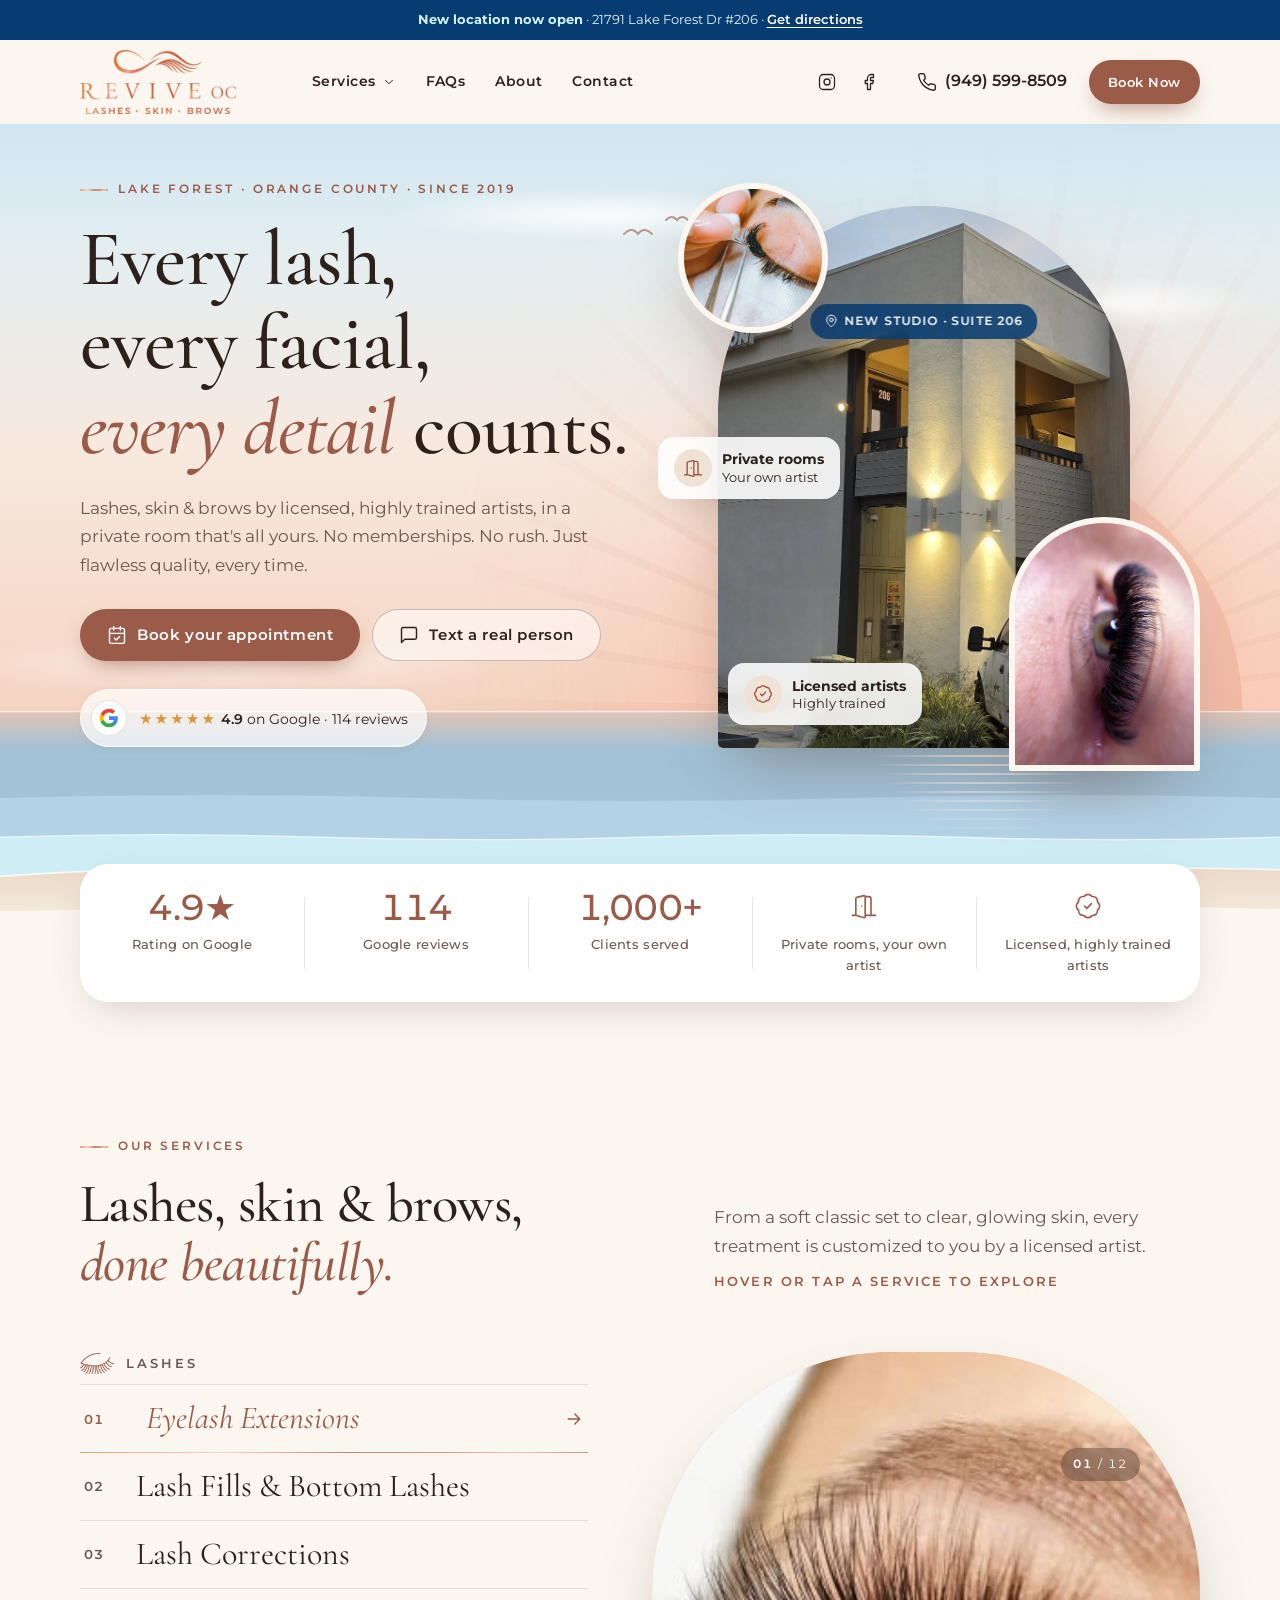
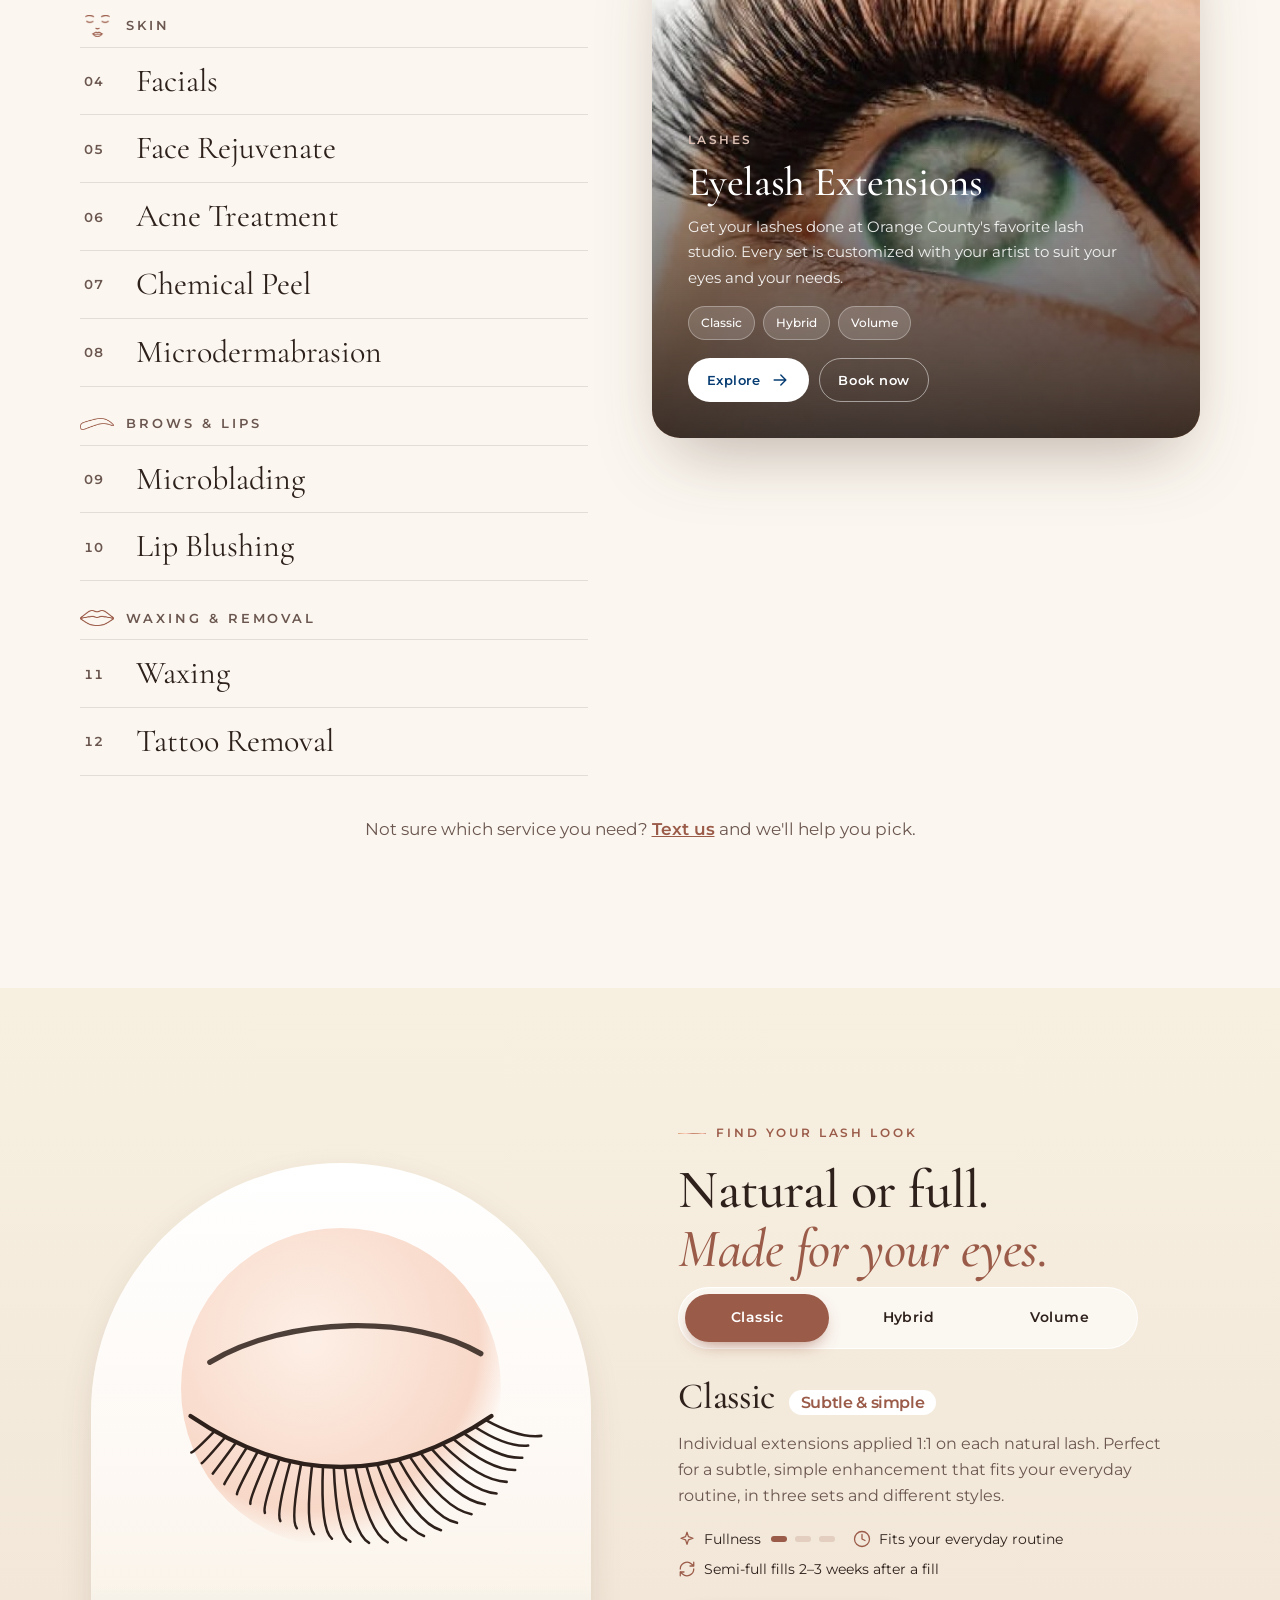
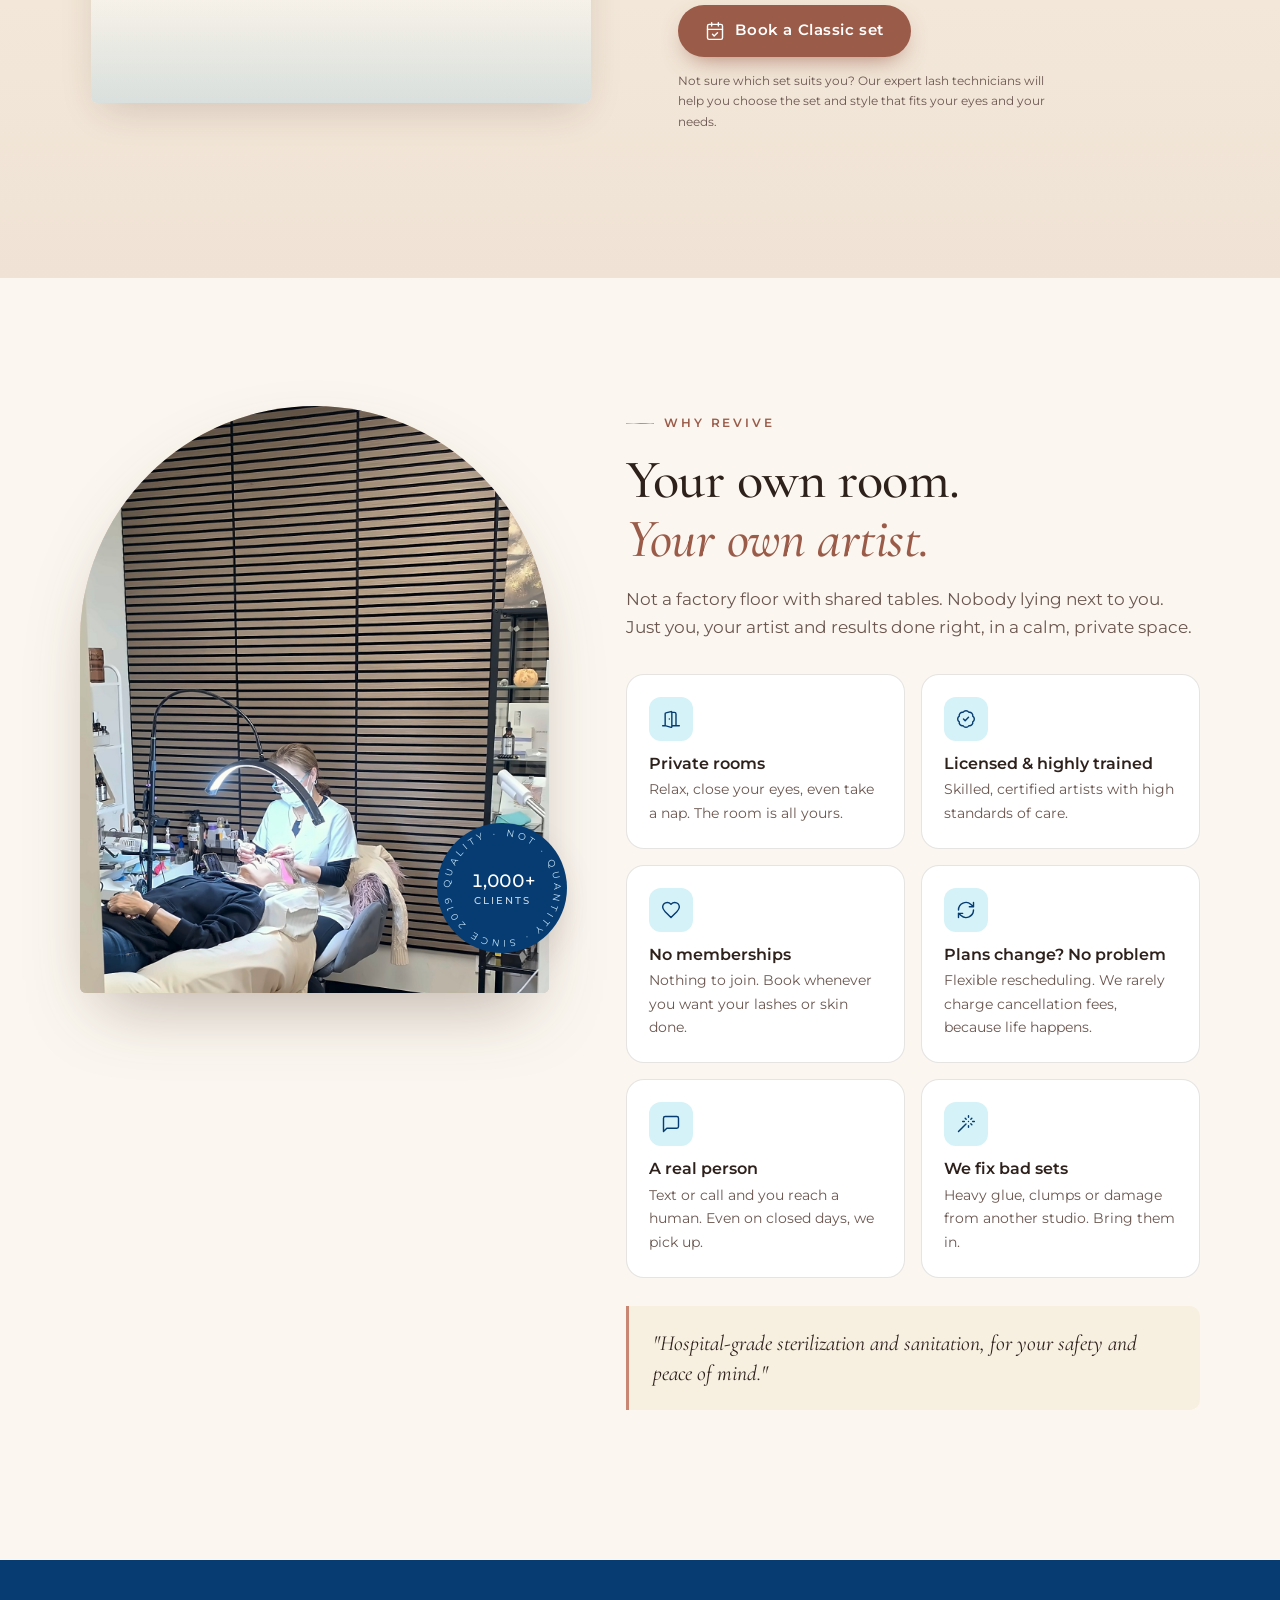
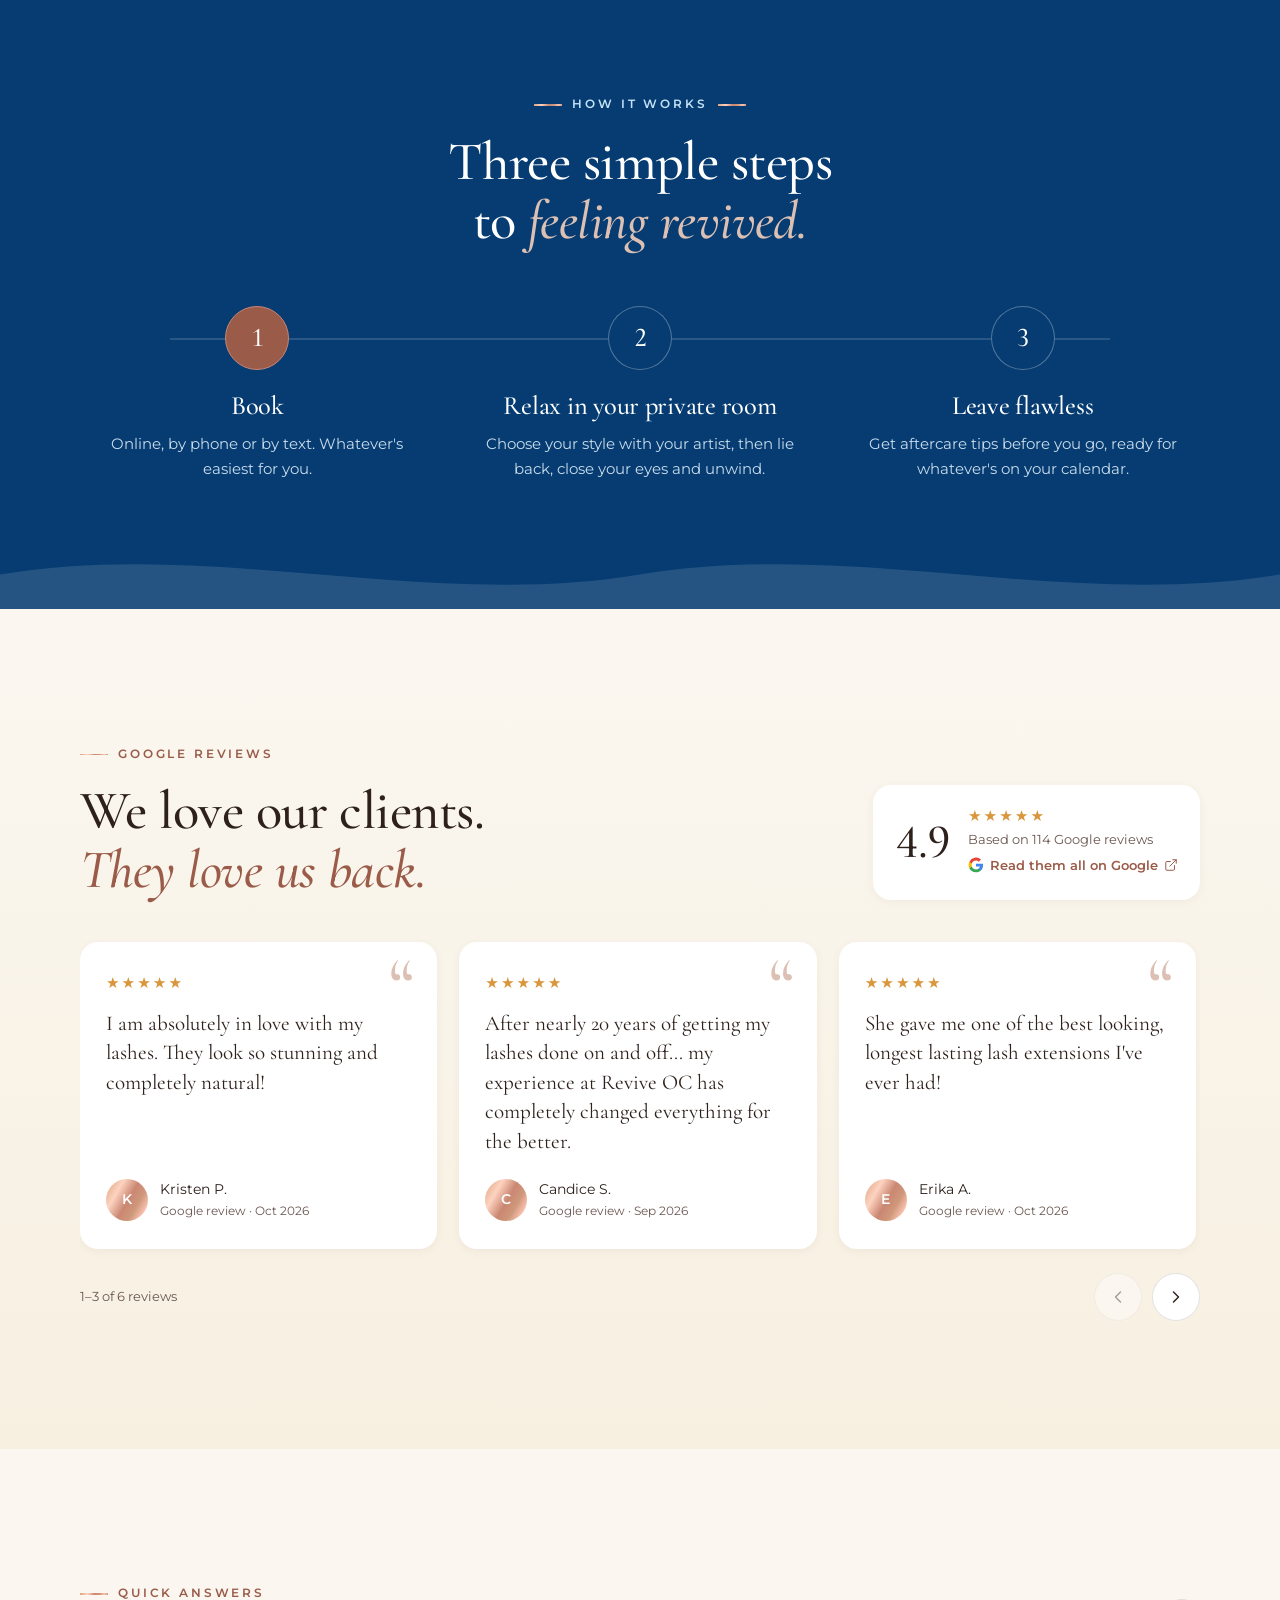
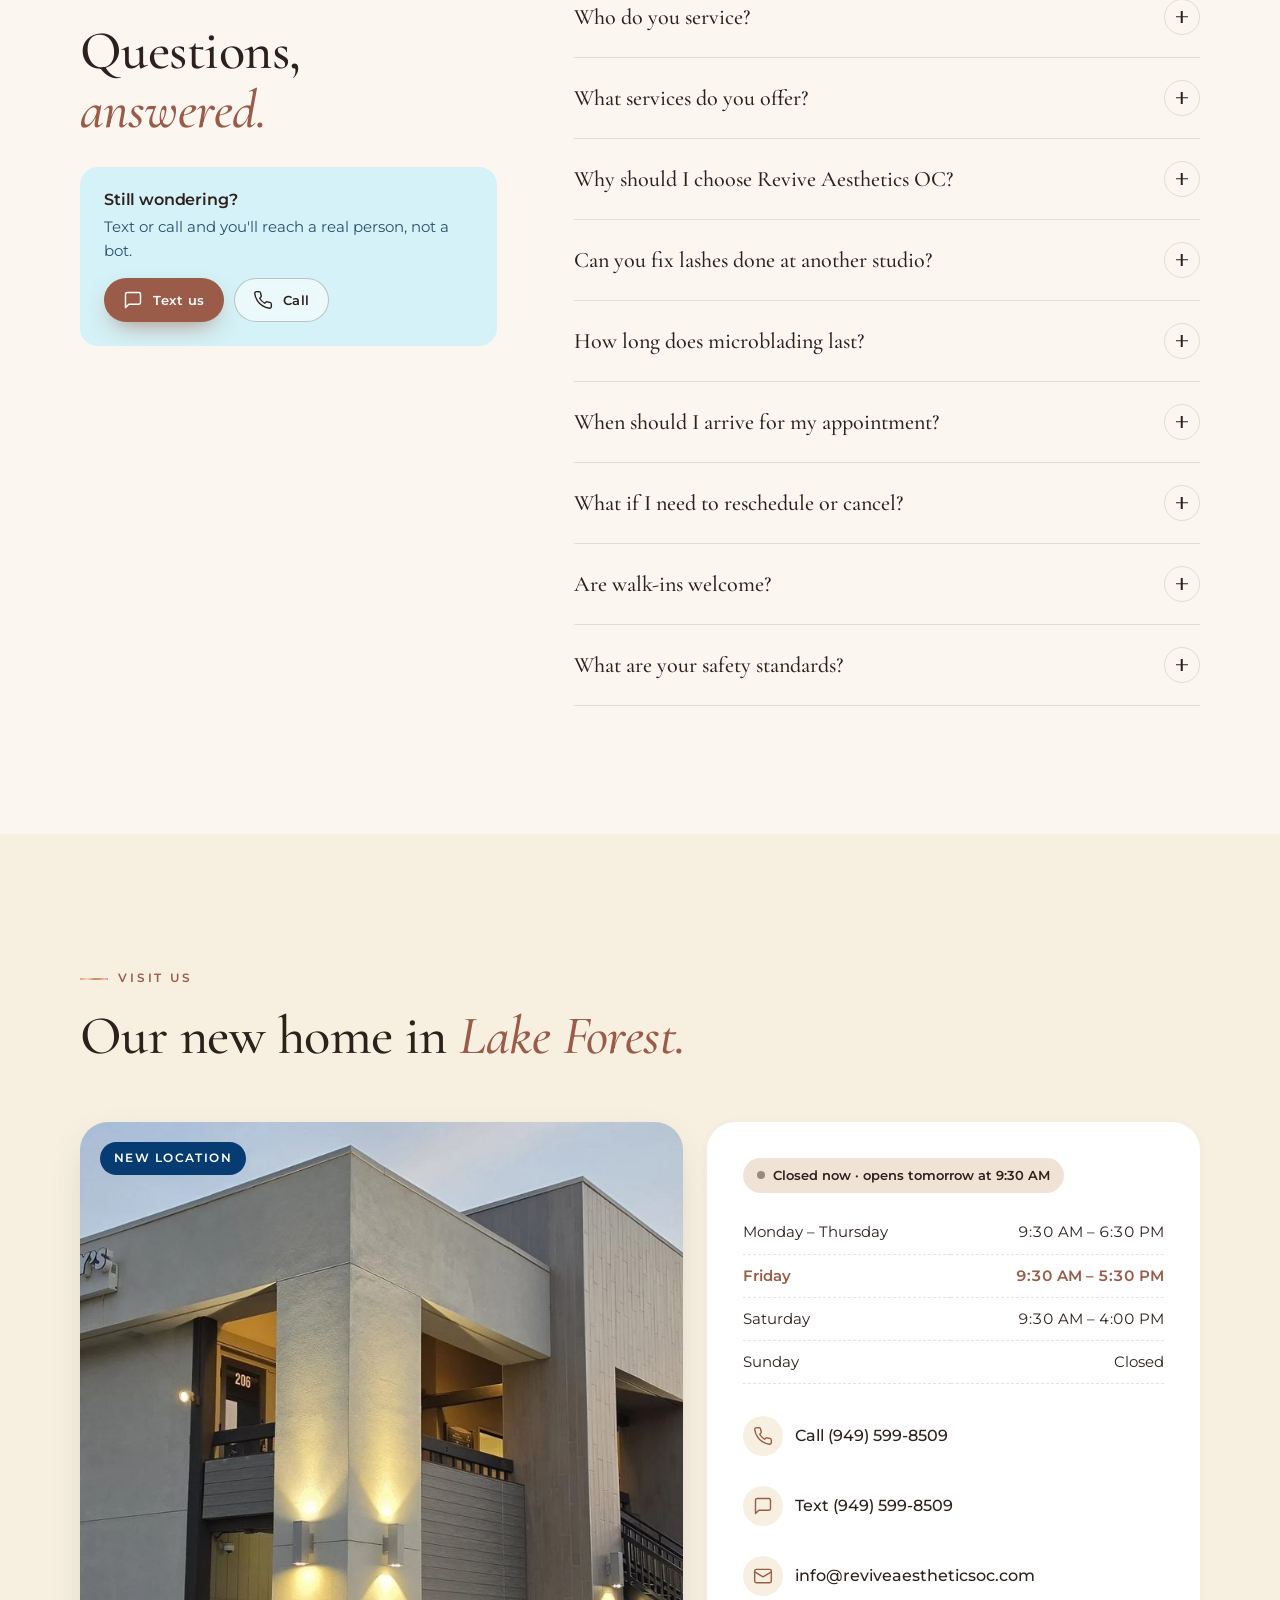
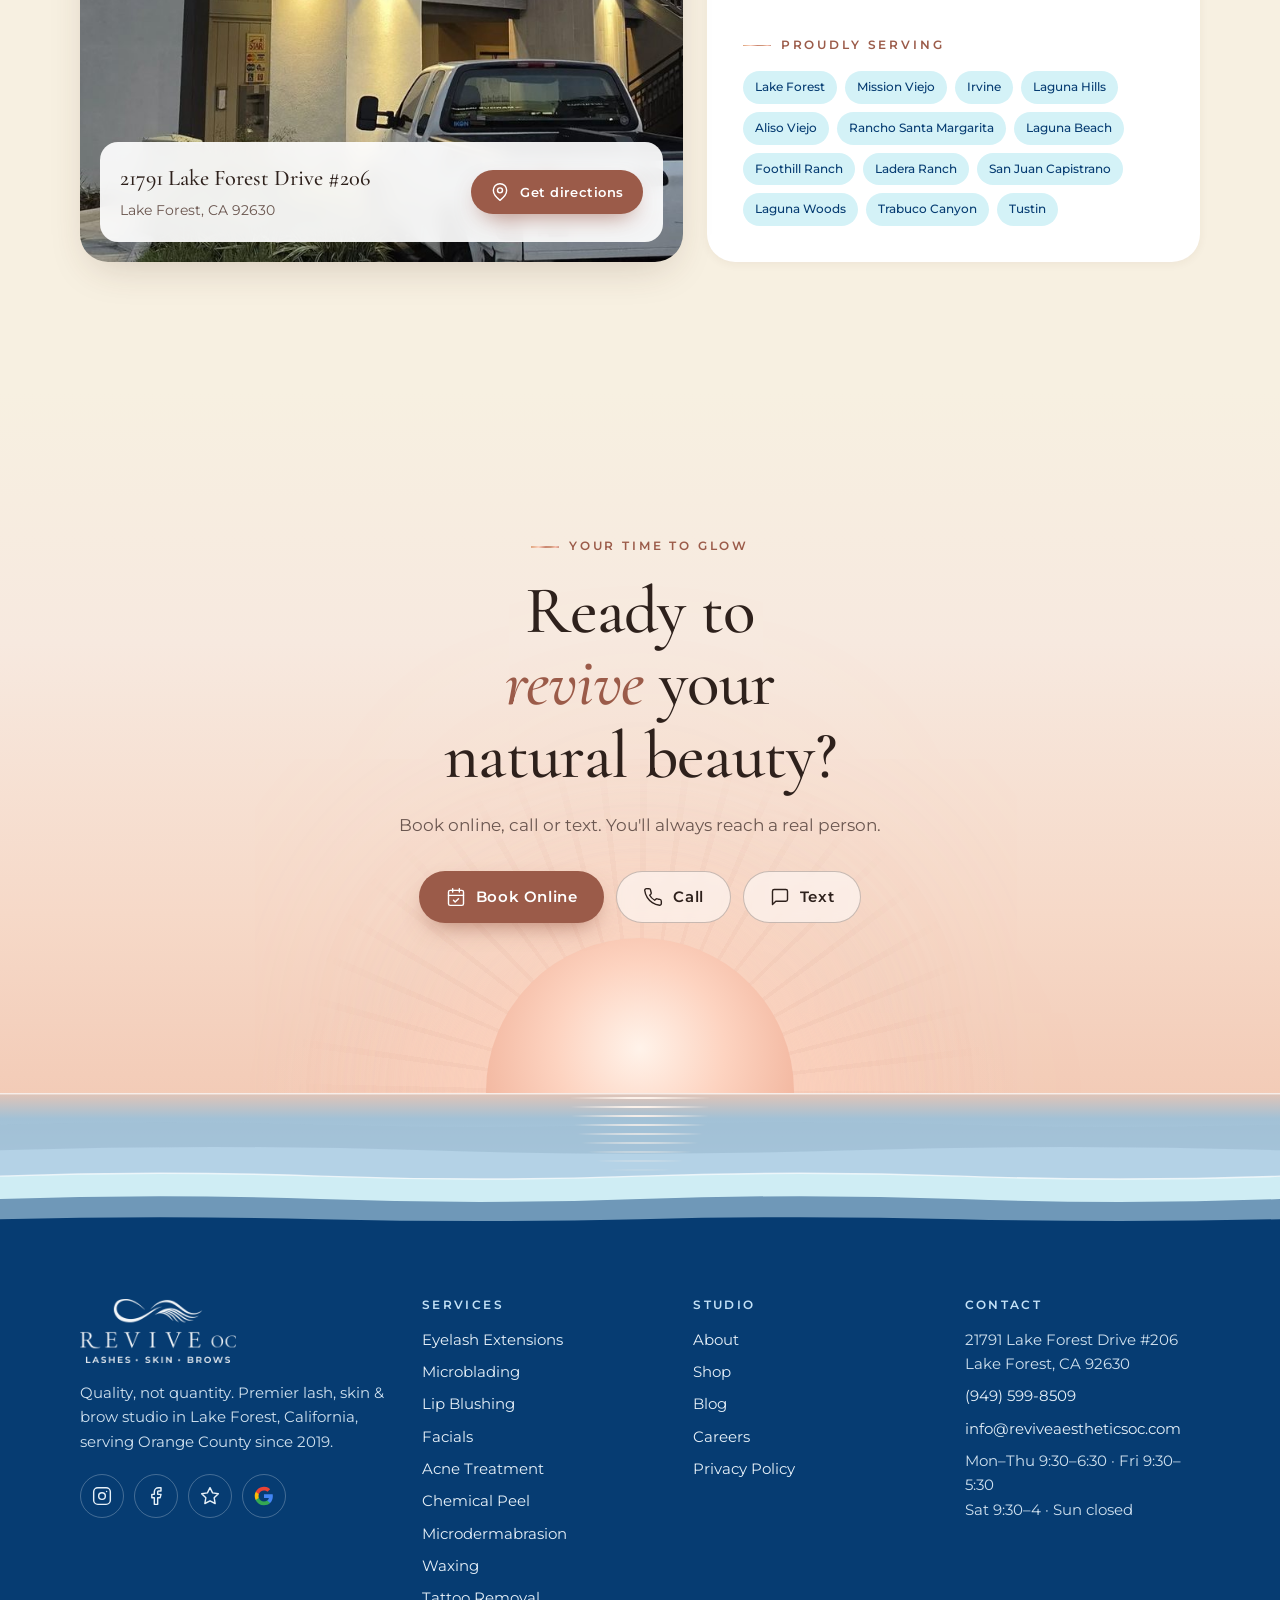
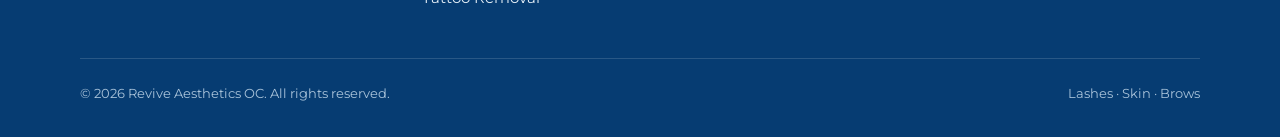
<file: option-a.html>
<!doctype html>
<html lang="en">
<head>
<meta charset="utf-8">
<meta name="robots" content="noindex, nofollow">
<meta name="viewport" content="width=device-width, initial-scale=1">
<title>Revive Aesthetics OC | Lashes, Skin &amp; Brows in Lake Forest, Orange County</title>
<meta name="description" content="Eyelash extensions, facials, microblading, lip blushing and more in Lake Forest, CA. Private rooms, your own licensed artist. 4.9 stars on Google from 114 reviews.">
<link rel="icon" href="assets/favicon.png">
<link rel="preconnect" href="https://fonts.googleapis.com">
<link rel="preconnect" href="https://fonts.gstatic.com" crossorigin>
<link href="https://fonts.googleapis.com/css2?family=Cormorant+Garamond:ital,wght@0,400;0,500;0,600;1,400;1,500&family=Montserrat:wght@400;500;600&display=swap" rel="stylesheet">
<link rel="stylesheet" href="assets/css/site.css">
<link rel="stylesheet" href="assets/css/nav.css">
<link rel="stylesheet" href="assets/css/bg-a.css">
</head>
<body>
<a class="skip" href="#main">Skip to content</a>
<div class="progress" aria-hidden="true"></div>

<!-- Icon sprite (Lucide-style, 24px grid) -->
<svg width="0" height="0" style="position:absolute" aria-hidden="true">
  <symbol id="i-phone" viewBox="0 0 24 24"><path d="M22 16.9v3a2 2 0 0 1-2.2 2 19.8 19.8 0 0 1-8.6-3.1 19.5 19.5 0 0 1-6-6A19.8 19.8 0 0 1 2.1 4.2 2 2 0 0 1 4.1 2h3a2 2 0 0 1 2 1.7c.1 1 .4 1.9.7 2.8a2 2 0 0 1-.5 2.1L8 9.9a16 16 0 0 0 6 6l1.3-1.3a2 2 0 0 1 2.1-.4c.9.3 1.8.6 2.8.7a2 2 0 0 1 1.7 2z"/></symbol>
  <symbol id="i-msg" viewBox="0 0 24 24"><path d="M21 15a2 2 0 0 1-2 2H7l-4 4V5a2 2 0 0 1 2-2h14a2 2 0 0 1 2 2z"/></symbol>
  <symbol id="i-cal" viewBox="0 0 24 24"><rect x="3" y="4" width="18" height="18" rx="2"/><path d="M16 2v4M8 2v4M3 10h18M9 16l2 2 4-4"/></symbol>
  <symbol id="i-arrow" viewBox="0 0 24 24"><path d="M5 12h14M13 6l6 6-6 6"/></symbol>
  <symbol id="i-left" viewBox="0 0 24 24"><path d="M15 18l-6-6 6-6"/></symbol>
  <symbol id="i-right" viewBox="0 0 24 24"><path d="M9 18l6-6-6-6"/></symbol>
  <symbol id="i-pin" viewBox="0 0 24 24"><path d="M20 10c0 6-8 12-8 12S4 16 4 10a8 8 0 0 1 16 0z"/><circle cx="12" cy="10" r="3"/></symbol>
  <symbol id="i-mail" viewBox="0 0 24 24"><rect x="2" y="4" width="20" height="16" rx="2"/><path d="M22 7l-10 6L2 7"/></symbol>
  <symbol id="i-door" viewBox="0 0 24 24"><path d="M13 4h3a2 2 0 0 1 2 2v14M2 20h3M13 20h9M10 12v.01M13 4.6v16.8a.6.6 0 0 1-.8.6L5 20V5.6a1 1 0 0 1 .8-1L12 3.1a.8.8 0 0 1 1 .8z"/></symbol>
  <symbol id="i-badge" viewBox="0 0 24 24"><path d="M3.9 8.6a4 4 0 0 1 4.7-4.7 4 4 0 0 1 6.8 0 4 4 0 0 1 4.7 4.7 4 4 0 0 1 0 6.8 4 4 0 0 1-4.7 4.7 4 4 0 0 1-6.8 0 4 4 0 0 1-4.7-4.7 4 4 0 0 1 0-6.8z"/><path d="M9 12l2 2 4-4"/></symbol>
  <symbol id="i-heart" viewBox="0 0 24 24"><path d="M19 14c1.5-1.5 3-3.2 3-5.5A5.5 5.5 0 0 0 16.5 3c-1.8 0-3 .5-4.5 2-1.5-1.5-2.7-2-4.5-2A5.5 5.5 0 0 0 2 8.5c0 2.3 1.5 4 3 5.5l7 7z"/></symbol>
  <symbol id="i-users" viewBox="0 0 24 24"><path d="M16 21v-2a4 4 0 0 0-4-4H6a4 4 0 0 0-4 4v2"/><circle cx="9" cy="7" r="4"/><path d="M22 21v-2a4 4 0 0 0-3-3.9M16 3.1a4 4 0 0 1 0 7.8"/></symbol>
  <symbol id="i-star" viewBox="0 0 24 24"><path d="M12 2l3.1 6.3 6.9 1-5 4.9 1.2 6.8L12 17.8 5.8 21l1.2-6.8-5-4.9 6.9-1z"/></symbol>
  <symbol id="i-refresh" viewBox="0 0 24 24"><path d="M3 12a9 9 0 0 1 15-6.7L21 8M21 3v5h-5M21 12a9 9 0 0 1-15 6.7L3 16M3 21v-5h5"/></symbol>
  <symbol id="i-wand" viewBox="0 0 24 24"><path d="M15 4V2M15 16v-2M8 9h2M20 9h2M17.8 11.8 19 13M15 9h.01M17.8 6.2 19 5M3 21l9-9M12.2 6.2 11 5"/></symbol>
  <symbol id="i-sparkle" viewBox="0 0 24 24"><path d="M12 3l1.9 5.8L20 11l-6.1 2.2L12 19l-1.9-5.8L4 11l6.1-2.2z"/></symbol>
  <symbol id="i-clock" viewBox="0 0 24 24"><circle cx="12" cy="12" r="10"/><path d="M12 6v6l4 2"/></symbol>
  <symbol id="i-cal2" viewBox="0 0 24 24"><rect x="3" y="4" width="18" height="18" rx="2"/><path d="M16 2v4M8 2v4M3 10h18"/></symbol>
  <symbol id="i-menu" viewBox="0 0 24 24"><path d="M4 7h16M4 12h16M4 17h10"/></symbol>
  <symbol id="i-x" viewBox="0 0 24 24"><path d="M18 6 6 18M6 6l12 12"/></symbol>
  <symbol id="i-ig" viewBox="0 0 24 24"><rect x="2" y="2" width="20" height="20" rx="5"/><circle cx="12" cy="12" r="4"/><path d="M17.5 6.5h.01"/></symbol>
  <symbol id="i-fb" viewBox="0 0 24 24"><path d="M18 2h-3a5 5 0 0 0-5 5v3H7v4h3v8h4v-8h3l1-4h-4V7a1 1 0 0 1 1-1h3z"/></symbol>
  <symbol id="i-ext" viewBox="0 0 24 24"><path d="M15 3h6v6M10 14 21 3M18 13v6a2 2 0 0 1-2 2H5a2 2 0 0 1-2-2V8a2 2 0 0 1 2-2h6"/></symbol>
  <symbol id="i-google" viewBox="0 0 24 24"><path fill="#4285F4" stroke="none" d="M22.6 12.3c0-.8-.1-1.6-.2-2.3H12v4.3h5.9a5 5 0 0 1-2.2 3.3v2.8h3.6c2.1-1.9 3.3-4.8 3.3-8.1z"/><path fill="#34A853" stroke="none" d="M12 23c3 0 5.5-1 7.3-2.7l-3.6-2.8c-1 .7-2.2 1.1-3.7 1.1-2.9 0-5.3-1.9-6.2-4.5H2.1v2.9A11 11 0 0 0 12 23z"/><path fill="#FBBC05" stroke="none" d="M5.8 14.1a6.6 6.6 0 0 1 0-4.2V7H2.1a11 11 0 0 0 0 9.9z"/><path fill="#EA4335" stroke="none" d="M12 5.4c1.6 0 3.1.6 4.2 1.6l3.2-3.2A11 11 0 0 0 2.1 7l3.7 2.9C6.7 7.3 9.1 5.4 12 5.4z"/></symbol>
  <symbol id="i-check" viewBox="0 0 24 24"><circle cx="12" cy="12" r="10"/><path d="M8 12.5l2.6 2.6L16 9.6"/></symbol>
  <symbol id="i-ban" viewBox="0 0 24 24"><circle cx="12" cy="12" r="10"/><path d="M5 5l14 14"/></symbol>
  <symbol id="i-info" viewBox="0 0 24 24"><circle cx="12" cy="12" r="10"/><path d="M12 16v-4M12 8h.01"/></symbol>
  <symbol id="i-camera" viewBox="0 0 24 24"><path d="M14.5 4h-5L7 7H4a2 2 0 0 0-2 2v9a2 2 0 0 0 2 2h16a2 2 0 0 0 2-2V9a2 2 0 0 0-2-2h-3z"/><circle cx="12" cy="13" r="3"/></symbol>
  <symbol id="i-drop" viewBox="0 0 24 24"><path d="M12 2.7l5.7 5.6a8 8 0 1 1-11.3 0z"/></symbol>
  <symbol id="i-sun" viewBox="0 0 24 24"><circle cx="12" cy="12" r="4"/><path d="M12 2v2M12 20v2M4.9 4.9l1.4 1.4M17.7 17.7l1.4 1.4M2 12h2M20 12h2M4.9 19.1l1.4-1.4M17.7 6.3l1.4-1.4"/></symbol>
  <symbol id="i-chev" viewBox="0 0 24 24"><path d="M6 9l6 6 6-6"/></symbol>
</svg>

<div class="announce" role="region" aria-label="Announcements">
  <strong>New location now open</strong> · 21791 Lake Forest Dr #206 · <a href="#visit">Get directions</a>
</div>

<header class="hdr" id="hdr">
  <div class="wrap hdr-in">
    <a class="logo" href="#top" aria-label="Revive Aesthetics OC, home"><img src="assets/logo.png" alt="Revive OC — Lashes, Skin, Brows" width="720" height="296"></a>
    <nav class="nav" aria-label="Main">
      <ul class="nav-list">
        <li class="nav-dd">
          <button class="nav-link nav-dd-btn" type="button" aria-expanded="false" aria-controls="nav-svc">Services<svg class="ico chev" aria-hidden="true"><use href="#i-chev"/></svg></button>
          <div class="nav-panel" id="nav-svc">
          <div class="nav-col"><h4>Lashes</h4><ul><li><a href="eyelash-extensions-orange-county.html"><b>Eyelash Extensions</b><small>Classic, hybrid & volume sets</small></a></li></ul><h4>Brows &amp; lips</h4><ul><li><a href="microblading-orange-county-california.html"><b>Microblading</b><small>Natural, hair-like brows</small></a></li><li><a href="lip-blushing-orange-county.html"><b>Lip Blushing</b><small>A soft, natural tint</small></a></li></ul></div>
          <div class="nav-col"><h4>Skin</h4><ul><li><a href="facials-orange-county.html"><b>Facials</b><small>Customized for your skin</small></a></li><li><a href="acne-treatment-orange-county.html"><b>Acne Treatment</b><small>Clearer skin for all ages</small></a></li><li><a href="chemical-peel-orange-county.html"><b>Chemical Peel</b><small>Soft, smooth, radiant skin</small></a></li><li><a href="microdermabrasion-orange-county.html"><b>Microdermabrasion</b><small>A full-face refresh</small></a></li></ul></div>
          <div class="nav-col"><h4>Waxing</h4><ul><li><a href="waxing-orange-county.html"><b>Waxing</b><small>Smooth for weeks</small></a></li></ul><h4>Removal</h4><ul><li><a href="tattoo-removal-orange-county.html"><b>Tattoo Removal</b><small>Gentle, non-laser saline removal</small></a></li></ul></div>
            <div class="nav-feat"><b>Not sure what to book?</b><p>Text us and a real person will help you choose.</p><a class="btn btn-primary btn-sm" href="sms:+19495998509"><svg class="ico" aria-hidden="true"><use href="#i-msg"/></svg>Text us</a></div>
          </div>
        </li>
        <li><a class="nav-link" href="#faq">FAQs</a></li>
        <li><a class="nav-link" href="https://www.reviveaestheticsoc.com/about">About</a></li>
        <li><a class="nav-link" href="#visit">Contact</a></li>
      </ul>
    </nav>
    <div class="hdr-cta">
      <div class="hdr-social">
        <a href="https://www.instagram.com/reviveaestheticsoc/" target="_blank" rel="noopener" aria-label="Instagram"><svg class="ico" aria-hidden="true"><use href="#i-ig"/></svg></a>
        <a href="https://www.facebook.com/ReviveAestheticsOC/" target="_blank" rel="noopener" aria-label="Facebook"><svg class="ico" aria-hidden="true"><use href="#i-fb"/></svg></a>
      </div>
      <a class="hdr-phone" href="tel:+19495998509" aria-label="Call (949) 599-8509"><svg class="ico" aria-hidden="true"><use href="#i-phone"/></svg><span>(949) 599-8509</span></a>
      <a class="btn btn-primary btn-sm" href="https://www.reviveaestheticsoc.com/book">Book Now</a>
      <button class="burger" id="nav-burger" type="button" aria-label="Open menu" aria-expanded="false" aria-controls="mnav"><svg class="ico" aria-hidden="true"><use href="#i-menu"/></svg></button>
    </div>
  </div>
</header>

<div class="mnav" id="mnav" aria-hidden="true" inert>
  <div class="mnav-top">
    <a class="logo" href="#top" aria-label="Revive Aesthetics OC, home"><img src="assets/logo.png" alt="Revive OC" width="720" height="296" loading="lazy"></a>
    <button class="burger" id="mnav-close" type="button" aria-label="Close menu" style="display:grid"><svg class="ico" aria-hidden="true"><use href="#i-x"/></svg></button>
  </div>
  <div class="mnav-body">
    <details open><summary>Services<svg class="ico" aria-hidden="true"><use href="#i-chev"/></svg></summary><div class="mnav-svc"><a href="eyelash-extensions-orange-county.html">Eyelash Extensions<small>Lashes</small></a><a href="microblading-orange-county-california.html">Microblading<small>Brows</small></a><a href="lip-blushing-orange-county.html">Lip Blushing<small>Lips</small></a><a href="facials-orange-county.html">Facials<small>Skin</small></a><a href="acne-treatment-orange-county.html">Acne Treatment<small>Skin</small></a><a href="chemical-peel-orange-county.html">Chemical Peel<small>Skin</small></a><a href="microdermabrasion-orange-county.html">Microdermabrasion<small>Skin</small></a><a href="waxing-orange-county.html">Waxing<small>Waxing</small></a><a href="tattoo-removal-orange-county.html">Tattoo Removal<small>Removal</small></a></div></details>
    <a href="#faq">FAQs</a>
    <a href="https://www.reviveaestheticsoc.com/about">About</a>
    <a href="#visit">Contact</a>
    <div class="mnav-cta">
      <a class="btn btn-primary" href="https://www.reviveaestheticsoc.com/book"><svg class="ico" aria-hidden="true"><use href="#i-cal"/></svg>Book Now</a>
      <a class="btn btn-ghost" href="tel:+19495998509"><svg class="ico" aria-hidden="true"><use href="#i-phone"/></svg>Call (949) 599-8509</a>
    </div>
    <div class="mnav-soc">
      <a href="https://www.instagram.com/reviveaestheticsoc/" target="_blank" rel="noopener" aria-label="Instagram"><svg class="ico" aria-hidden="true"><use href="#i-ig"/></svg></a>
      <a href="https://www.facebook.com/ReviveAestheticsOC/" target="_blank" rel="noopener" aria-label="Facebook"><svg class="ico" aria-hidden="true"><use href="#i-fb"/></svg></a>
      <a href="https://share.google/rGYHAwpQW4pRFW2L9" target="_blank" rel="noopener" aria-label="Google reviews"><svg class="ico" aria-hidden="true"><use href="#i-google"/></svg></a>
    </div>
  </div>
</div>

<main id="main">
<!-- HERO -->
<section class="hero" id="top">
  <div class="wrap hero-grid">
    <div>
      <span class="eyebrow rl">Lake Forest · Orange County · Since 2019</span>
      <h1 class="rl d1"><span class="line">Every lash, every facial,</span> <span class="line"><em>every detail</em> counts.</span></h1>
      <p class="lede rl d2">Lashes, skin &amp; brows by licensed, highly trained artists, in a private room that's all yours. No memberships. No rush. Just flawless quality, every time.</p>
      <div class="hero-ctas rl d3">
        <a class="btn btn-primary" href="https://www.reviveaestheticsoc.com/book"><svg class="ico"><use href="#i-cal"/></svg>Book your appointment</a>
        <a class="btn btn-ghost" href="sms:+19495998509"><svg class="ico"><use href="#i-msg"/></svg>Text a real person</a>
      </div>
      <a class="rating-chip rl d4" href="https://share.google/rGYHAwpQW4pRFW2L9" target="_blank" rel="noopener">
        <span class="g-badge"><svg class="ico"><use href="#i-google"/></svg></span>
        <span><span class="stars" aria-hidden="true">★★★★★</span> <b>4.9</b> on Google · 114 reviews</span>
      </a>
    </div>
    <div class="hero-art rl d2">
      <div class="sun layer" data-speed="-0.12" aria-hidden="true"></div>
      <div class="arch arch-main"><img src="assets/img/building.jpg" alt="The Revive Aesthetics OC studio building on Lake Forest Drive, lit at dusk" width="1060" height="1155" fetchpriority="high"><span class="arch-pill"><svg class="ico"><use href="#i-pin"/></svg>New studio · Suite 206</span></div>
      <div class="arch arch-mini layer" data-speed="0.06"><img src="assets/img/lash-volume-closeup.jpg" alt="Close-up of full, fluffy volume lash extensions" width="1000" height="1333"></div>
      <div class="arch arch-dot layer" data-speed="-0.04"><img src="assets/img/hero-lash.jpg" alt="Lash artist placing an extension with tweezers" width="2200" height="1467"></div>
      <div class="float float-1"><span class="ic"><svg class="ico"><use href="#i-door"/></svg></span><span><b>Private rooms</b>Your own artist</span></div>
      <div class="float float-2"><span class="ic"><svg class="ico"><use href="#i-badge"/></svg></span><span><b>Licensed artists</b>Highly trained</span></div>
    </div>
  </div>
  <!-- Background option A: Pacific golden hour -->
  <div class="bgA" aria-hidden="true">
    <div class="bgA-glow"></div>
    <div class="bgA-rays"></div>
    <div class="bgA-sun layer" data-speed="0.1"></div>
    <div class="bgA-cloud c1"></div><div class="bgA-cloud c2"></div><div class="bgA-cloud c3"></div>
    <svg class="bgA-birds" viewBox="0 0 120 44" fill="none" stroke="#9b5b49" stroke-width="2" stroke-linecap="round"><path d="M4 22 q8 -8 14 0 q6 -8 14 0"/><path d="M46 8 q6 -6 11 0 q5 -6 11 0"/><path d="M82 30 q5 -5 9 0 q4 -5 9 0"/></svg>
    <div class="bgA-sea">
      <svg viewBox="0 0 1440 260" preserveAspectRatio="none">
        <defs>
          <linearGradient id="bgA-water" x1="0" y1="0" x2="0" y2="1"><stop offset="0" stop-color="#e2c4b6"/><stop offset=".18" stop-color="#a2c1d6"/><stop offset="1" stop-color="#c4e2f7"/></linearGradient>
          <linearGradient id="bgA-sand" x1="0" y1="0" x2="0" y2="1"><stop offset="0" stop-color="#ebd9c8"/><stop offset="1" stop-color="#f7f0e1"/></linearGradient>
        </defs>
        <rect width="1440" height="260" fill="url(#bgA-water)"/>
        <rect width="1440" height="1.5" fill="#fff" fill-opacity=".7"/>
        <path class="bgA-w1" d="M0 57.2 Q180 52.2 360 57.2 T720 57.2 T1080 57.2 T1440 57.2 T1800 57.2 T2160 57.2 T2520 57.2 T2880 57.2 V260 H0Z" fill="#a2c1d6" fill-opacity=".75"/>
        <path class="bgA-w2" d="M0 104.0 Q240 97.0 480 104.0 T960 104.0 T1440 104.0 T1920 104.0 T2400 104.0 T2880 104.0 V260 H0Z" fill="#b8d6ea" fill-opacity=".8"/>
        <path class="bgA-w3" d="M0 150.79999999999998 Q180 144.79999999999998 360 150.79999999999998 T720 150.79999999999998 T1080 150.79999999999998 T1440 150.79999999999998 T1800 150.79999999999998 T2160 150.79999999999998 T2520 150.79999999999998 T2880 150.79999999999998 V260 H0Z" fill="#d4f2f7" fill-opacity=".85"/>
        <path class="bgA-w3" d="M0 150.79999999999998 Q180 144.79999999999998 360 150.79999999999998 T720 150.79999999999998 T1080 150.79999999999998 T1440 150.79999999999998 T1800 150.79999999999998 T2160 150.79999999999998 T2520 150.79999999999998 T2880 150.79999999999998" stroke="#fff" stroke-opacity=".7" stroke-width="1.5" fill="none"/>
        <path d="M0 197.6 C240 179.4 480 189.8 720 193.7 C960 197.6 1200 182 1440 189.8 V260 H0Z" fill="url(#bgA-sand)"/><path d="M0 197.6 C240 179.4 480 189.8 720 193.7 C960 197.6 1200 182 1440 189.8" stroke="#fff" stroke-opacity=".75" stroke-width="2" fill="none"/><path d="M0 239.2 C360 231.4 720 236.6 1080 234 C1260 232.7 1380 235.3 1440 236.6 V260 H0Z" fill="#fbf7f0"/>
      </svg>
    </div>
    <div class="bgA-glint"></div>
  </div>
</section>

<!-- PROOF STRIP -->
<section class="proof" aria-label="Why clients trust Revive">
  <div class="wrap">
    <div class="proof-card rv">
      <a class="stat" href="https://share.google/rGYHAwpQW4pRFW2L9" target="_blank" rel="noopener"><div class="num"><span data-count="4.9" data-dec="1">4.9</span>★</div><div class="lbl">Rating on Google</div></a>
      <a class="stat" href="https://share.google/rGYHAwpQW4pRFW2L9" target="_blank" rel="noopener"><div class="num" data-count="114">114</div><div class="lbl">Google reviews</div></a>
      <div class="stat"><div class="num"><span data-count="1000" data-sep>1,000</span>+</div><div class="lbl">Clients served</div></div>
      <div class="stat"><div class="num"><svg class="ico"><use href="#i-door"/></svg></div><div class="lbl">Private rooms, your own artist</div></div>
      <div class="stat"><div class="num"><svg class="ico"><use href="#i-badge"/></svg></div><div class="lbl">Licensed, highly trained artists</div></div>
    </div>
  </div>
</section>

<!-- SERVICES -->
<section class="sec services" id="services">
  <div class="wrap">
    <div class="sc-head">
      <div class="sec-head rv" style="margin-bottom:0">
        <span class="eyebrow">Our services</span>
        <h2>Lashes, skin &amp; brows, <em>done beautifully.</em></h2>
      </div>
      <p class="lede rv d1">From a soft classic set to clear, glowing skin, every treatment is customized to you by a licensed artist. <span class="sc-hint">Hover or tap a service to explore</span></p>
    </div>
    <div class="showcase">
      <div class="sc-list rv">
        <div class="sc-group">
          <h3 class="sc-gh"><span class="bi bi-eye" aria-hidden="true"></span>Lashes</h3>
          <div class="sc-item active" data-i="0" data-cat="Lashes">
            <button class="sc-btn" aria-expanded="true" aria-controls="sc-d0"><span class="sc-n">01</span><span class="sc-name">Eyelash Extensions</span><svg class="ico sc-arr" aria-hidden="true"><use href="#i-arrow"/></svg></button>
            <div class="sc-detail" id="sc-d0"><div class="sc-detail-in">
              <img class="sc-mimg" src="assets/img/lash-volume.jpg" alt="" loading="lazy" width="1000" height="667">
              <p class="sc-desc">Get your lashes done at Orange County's favorite lash studio. Every set is customized with your artist to suit your eyes and your needs.</p>
              <div class="sc-chips"><span>Classic</span><span>Hybrid</span><span>Volume</span></div>
              <a class="sc-link" href="eyelash-extensions-orange-county.html">Explore Eyelash Extensions<svg class="ico" aria-hidden="true"><use href="#i-arrow"/></svg></a>
            </div></div>
          </div>
          <div class="sc-item" data-i="1" data-cat="Lashes">
            <button class="sc-btn" aria-expanded="false" aria-controls="sc-d1"><span class="sc-n">02</span><span class="sc-name">Lash Fills &amp; Bottom Lashes</span><svg class="ico sc-arr" aria-hidden="true"><use href="#i-arrow"/></svg></button>
            <div class="sc-detail" id="sc-d1"><div class="sc-detail-in">
              <img class="sc-mimg" src="assets/img/lash-lift.jpg" alt="" loading="lazy" width="1000" height="667">
              <p class="sc-desc">Mini, semi-full and full fills keep your set at its fullest. Bottom lashes add extra definition that opens up your eyes.</p>
              <div class="sc-chips"><span>Mini fill</span><span>Semi-full fill</span><span>Full fill</span><span>Bottom lashes</span></div>
              <a class="sc-link" href="eyelash-extensions-orange-county.html">Explore Lash Fills &amp; Bottom Lashes<svg class="ico" aria-hidden="true"><use href="#i-arrow"/></svg></a>
            </div></div>
          </div>
          <div class="sc-item" data-i="2" data-cat="Lashes">
            <button class="sc-btn" aria-expanded="false" aria-controls="sc-d2"><span class="sc-n">03</span><span class="sc-name">Lash Corrections</span><svg class="ico sc-arr" aria-hidden="true"><use href="#i-arrow"/></svg></button>
            <div class="sc-detail" id="sc-d2"><div class="sc-detail-in">
              <img class="sc-mimg" src="assets/img/lash-fix.jpg" alt="" loading="lazy" width="1000" height="667">
              <p class="sc-desc">Too much glue or grouped lashes from another studio? We fix them when possible, so you love your lashes for any occasion.</p>
              <div class="sc-chips"><span>Too much glue</span><span>Grouped lashes</span><span>Other studios</span></div>
              <a class="sc-link" href="eyelash-extensions-orange-county.html">Explore Lash Corrections<svg class="ico" aria-hidden="true"><use href="#i-arrow"/></svg></a>
            </div></div>
          </div>
        </div>
        <div class="sc-group">
          <h3 class="sc-gh"><span class="bi bi-face" aria-hidden="true"></span>Skin</h3>
          <div class="sc-item" data-i="3" data-cat="Skin">
            <button class="sc-btn" aria-expanded="false" aria-controls="sc-d5"><span class="sc-n">04</span><span class="sc-name">Facials</span><svg class="ico sc-arr" aria-hidden="true"><use href="#i-arrow"/></svg></button>
            <div class="sc-detail" id="sc-d5"><div class="sc-detail-in">
              <img class="sc-mimg" src="assets/img/facial.jpg" alt="" loading="lazy" width="1000" height="667">
              <p class="sc-desc">Cleansing, exfoliation, extractions, massage, masks and serums, tailored to your skin with high-quality professional products.</p>
              <div class="sc-chips"><span>Deep cleansing</span><span>Hydration</span><span>Tailored to you</span></div>
              <a class="sc-link" href="facials-orange-county.html">Explore Facials<svg class="ico" aria-hidden="true"><use href="#i-arrow"/></svg></a>
            </div></div>
          </div>
          <div class="sc-item" data-i="4" data-cat="Skin">
            <button class="sc-btn" aria-expanded="false" aria-controls="sc-d6"><span class="sc-n">05</span><span class="sc-name">Face Rejuvenate</span><svg class="ico sc-arr" aria-hidden="true"><use href="#i-arrow"/></svg></button>
            <div class="sc-detail" id="sc-d6"><div class="sc-detail-in">
              <img class="sc-mimg" src="assets/img/rejuvenate.jpg" alt="" loading="lazy" width="1000" height="667">
              <p class="sc-desc">An advanced facial treatment to refresh, renew and bring back your natural glow.</p>
              <div class="sc-chips"><span>Advanced facial</span><span>Renew</span><span>Glow</span></div>
              <a class="sc-link" href="facials-orange-county.html">Explore Face Rejuvenate<svg class="ico" aria-hidden="true"><use href="#i-arrow"/></svg></a>
            </div></div>
          </div>
          <div class="sc-item" data-i="5" data-cat="Skin">
            <button class="sc-btn" aria-expanded="false" aria-controls="sc-d7"><span class="sc-n">06</span><span class="sc-name">Acne Treatment</span><svg class="ico sc-arr" aria-hidden="true"><use href="#i-arrow"/></svg></button>
            <div class="sc-detail" id="sc-d7"><div class="sc-detail-in">
              <img class="sc-mimg" src="assets/img/acne.jpg" alt="" loading="lazy" width="1000" height="667">
              <p class="sc-desc">Don't let acne get in your way. Effective treatments for all ages, plus acne scar reduction.</p>
              <div class="sc-chips"><span>All ages</span><span>Scar reduction</span></div>
              <a class="sc-link" href="acne-treatment-orange-county.html">Explore Acne Treatment<svg class="ico" aria-hidden="true"><use href="#i-arrow"/></svg></a>
            </div></div>
          </div>
          <div class="sc-item" data-i="6" data-cat="Skin">
            <button class="sc-btn" aria-expanded="false" aria-controls="sc-d8"><span class="sc-n">07</span><span class="sc-name">Chemical Peel</span><svg class="ico sc-arr" aria-hidden="true"><use href="#i-arrow"/></svg></button>
            <div class="sc-detail" id="sc-d8"><div class="sc-detail-in">
              <img class="sc-mimg" src="assets/img/peel.jpg" alt="" loading="lazy" width="1000" height="667">
              <p class="sc-desc">One treatment leaves your skin feeling soft, smooth, radiant and younger looking.</p>
              <div class="sc-chips"><span>Soft</span><span>Smooth</span><span>Radiant</span></div>
              <a class="sc-link" href="chemical-peel-orange-county.html">Explore Chemical Peel<svg class="ico" aria-hidden="true"><use href="#i-arrow"/></svg></a>
            </div></div>
          </div>
          <div class="sc-item" data-i="7" data-cat="Skin">
            <button class="sc-btn" aria-expanded="false" aria-controls="sc-d9"><span class="sc-n">08</span><span class="sc-name">Microdermabrasion</span><svg class="ico sc-arr" aria-hidden="true"><use href="#i-arrow"/></svg></button>
            <div class="sc-detail" id="sc-d9"><div class="sc-detail-in">
              <img class="sc-mimg" src="assets/img/microderm.jpg" alt="" loading="lazy" width="1000" height="667">
              <p class="sc-desc">Refresh your entire face with state-of-the-art microdermabrasion technology.</p>
              <div class="sc-chips"><span>Full-face refresh</span><span>Smoother texture</span></div>
              <a class="sc-link" href="microdermabrasion-orange-county.html">Explore Microdermabrasion<svg class="ico" aria-hidden="true"><use href="#i-arrow"/></svg></a>
            </div></div>
          </div>
        </div>
        <div class="sc-group">
          <h3 class="sc-gh"><span class="bi bi-brow" aria-hidden="true"></span>Brows &amp; Lips</h3>
          <div class="sc-item" data-i="8" data-cat="Brows &amp; Lips">
            <button class="sc-btn" aria-expanded="false" aria-controls="sc-d3"><span class="sc-n">09</span><span class="sc-name">Microblading</span><svg class="ico sc-arr" aria-hidden="true"><use href="#i-arrow"/></svg></button>
            <div class="sc-detail" id="sc-d3"><div class="sc-detail-in">
              <img class="sc-mimg" src="assets/img/microblading.jpg" alt="" loading="lazy" width="1000" height="667">
              <p class="sc-desc">Non-invasive, semi-permanent eyebrows with natural hair-like strokes, or combo brows with micro-shading for extra fullness.</p>
              <div class="sc-chips"><span>Hair strokes</span><span>Combo brows</span><span>Lasts 1–3 years</span></div>
              <a class="sc-link" href="microblading-orange-county-california.html">Explore Microblading<svg class="ico" aria-hidden="true"><use href="#i-arrow"/></svg></a>
            </div></div>
          </div>
          <div class="sc-item" data-i="9" data-cat="Brows &amp; Lips">
            <button class="sc-btn" aria-expanded="false" aria-controls="sc-d4"><span class="sc-n">10</span><span class="sc-name">Lip Blushing</span><svg class="ico sc-arr" aria-hidden="true"><use href="#i-arrow"/></svg></button>
            <div class="sc-detail" id="sc-d4"><div class="sc-detail-in">
              <img class="sc-mimg" src="assets/img/lip-blush.jpg" alt="" loading="lazy" width="1000" height="667">
              <p class="sc-desc">A cosmetic tattoo of the lips that improves shape and color, for a soft, naturally tinted look every day.</p>
              <div class="sc-chips"><span>Shape</span><span>Color</span><span>Semi-permanent</span></div>
              <a class="sc-link" href="lip-blushing-orange-county.html">Explore Lip Blushing<svg class="ico" aria-hidden="true"><use href="#i-arrow"/></svg></a>
            </div></div>
          </div>
        </div>
        <div class="sc-group">
          <h3 class="sc-gh"><span class="bi bi-lips" aria-hidden="true"></span>Waxing &amp; Removal</h3>
          <div class="sc-item" data-i="10" data-cat="Waxing &amp; Removal">
            <button class="sc-btn" aria-expanded="false" aria-controls="sc-d10"><span class="sc-n">11</span><span class="sc-name">Waxing</span><svg class="ico sc-arr" aria-hidden="true"><use href="#i-arrow"/></svg></button>
            <div class="sc-detail" id="sc-d10"><div class="sc-detail-in">
              <img class="sc-mimg" src="assets/img/waxing.jpg" alt="" loading="lazy" width="1000" height="667">
              <p class="sc-desc">Choose from a variety of traditional waxing, for the full body or specific areas.</p>
              <div class="sc-chips"><span>Full body</span><span>Specific areas</span></div>
              <a class="sc-link" href="waxing-orange-county.html">Explore Waxing<svg class="ico" aria-hidden="true"><use href="#i-arrow"/></svg></a>
            </div></div>
          </div>
          <div class="sc-item" data-i="11" data-cat="Waxing &amp; Removal">
            <button class="sc-btn" aria-expanded="false" aria-controls="sc-d11"><span class="sc-n">12</span><span class="sc-name">Tattoo Removal</span><svg class="ico sc-arr" aria-hidden="true"><use href="#i-arrow"/></svg></button>
            <div class="sc-detail" id="sc-d11"><div class="sc-detail-in">
              <img class="sc-mimg" src="assets/img/tattoo.jpg" alt="" loading="lazy" width="1000" height="667">
              <p class="sc-desc">Remove unwanted eyebrows, lip liner and small body tattoos you no longer desire.</p>
              <div class="sc-chips"><span>Eyebrows</span><span>Lip liner</span><span>Small tattoos</span></div>
              <a class="sc-link" href="tattoo-removal-orange-county.html">Explore Tattoo Removal<svg class="ico" aria-hidden="true"><use href="#i-arrow"/></svg></a>
            </div></div>
          </div>
        </div>
      </div>
      <div class="sc-stage rv d1" aria-hidden="true">
        <div class="sc-frame">
          <img src="assets/img/lash-volume.jpg" alt="Full volume lash extensions" loading="eager" class="on" width="1000" height="667">
          <img src="assets/img/lash-lift.jpg" alt="Lash artist brushing through extensions during a fill" loading="lazy" class="" width="1000" height="667">
          <img src="assets/img/lash-fix.jpg" alt="Lash artist carefully separating lashes with tweezers" loading="lazy" class="" width="1000" height="667">
          <img src="assets/img/facial.jpg" alt="Client receiving a relaxing facial" loading="lazy" class="" width="1000" height="667">
          <img src="assets/img/rejuvenate.jpg" alt="Esthetician applying a treatment with a fan brush" loading="lazy" class="" width="1000" height="667">
          <img src="assets/img/acne.jpg" alt="Acne treatment facial in progress" loading="lazy" class="" width="1000" height="667">
          <img src="assets/img/peel.jpg" alt="Chemical peel being applied with a brush" loading="lazy" class="" width="1000" height="667">
          <img src="assets/img/microderm.jpg" alt="Microdermabrasion treatment" loading="lazy" class="" width="1000" height="667">
          <img src="assets/img/microblading.jpg" alt="Natural, defined microbladed brows" loading="lazy" class="" width="1000" height="667">
          <img src="assets/img/lip-blush.jpg" alt="Soft, natural lip blush color" loading="lazy" class="" width="1000" height="667">
          <img src="assets/img/waxing.jpg" alt="Warm wax on a spatula" loading="lazy" class="" width="1000" height="667">
          <img src="assets/img/tattoo.jpg" alt="Tattoo fading over several removal sessions" loading="lazy" class="" width="1000" height="667">
          <div class="sc-shade"></div>
          <span class="sc-count"><b id="sc-cur">01</b> / 12</span>
          <div class="sc-cap">
            <span class="sc-cat" id="sc-cat">Lashes</span>
            <h3 id="sc-title">Eyelash Extensions</h3>
            <p id="sc-text"></p>
            <div class="sc-chips light" id="sc-chips"></div>
            <div class="sc-actions"><a class="btn btn-light btn-sm" id="sc-more" href="#" tabindex="-1">Explore<svg class="ico"><use href="#i-arrow"/></svg></a><a class="btn btn-outline-light btn-sm" href="https://www.reviveaestheticsoc.com/book" tabindex="-1">Book now</a></div>
          </div>
        </div>
      </div>
    </div>
    <p class="svc-more rv">Not sure which service you need? <a href="sms:+19495998509">Text us</a> and we'll help you pick.</p>
  </div>
</section>

<!-- LASH STYLE PICKER -->
<section class="sec picker" id="lash-studio">
  <div class="wrap picker-grid">
    <div class="eye-stage rv" aria-hidden="true">
      <svg viewBox="0 0 400 300" id="eye-svg">
        <path class="brow" d="M78 70 C150 26 270 26 330 62"/>
        <path class="lid" d="M60 120 Q200 215 340 120"/>
        <g id="lashes"></g>
      </svg>
    </div>
    <div class="picker-copy">
      <div class="rv picker-head">
        <span class="eyebrow">Find your lash look</span>
        <h2>Natural or full. <em>Made for your eyes.</em></h2>
      </div>
      <div class="style-tabs rv d1" role="tablist" aria-label="Lash styles">
        <button class="style-tab" role="tab" id="t-classic" aria-selected="true" aria-controls="lash-panel" data-style="classic">Classic</button>
        <button class="style-tab" role="tab" id="t-hybrid" aria-selected="false" aria-controls="lash-panel" data-style="hybrid" tabindex="-1">Hybrid</button>
        <button class="style-tab" role="tab" id="t-volume" aria-selected="false" aria-controls="lash-panel" data-style="volume" tabindex="-1">Volume</button>
      </div>
      <div class="style-panel rv d2" role="tabpanel" id="lash-panel" aria-labelledby="t-classic" aria-live="polite">
        <h3><span id="lp-name">Classic</span> <span class="price" id="lp-tag">Subtle &amp; simple</span></h3>
        <p id="lp-desc"></p>
        <div class="meta">
          <span><svg class="ico"><use href="#i-sparkle"/></svg>Fullness <span class="meter" id="lp-meter" aria-label="Fullness 1 of 3"><i class="on"></i><i></i><i></i></span></span>
          <span><svg class="ico"><use href="#i-clock"/></svg><span id="lp-note"></span></span>
          <span><svg class="ico"><use href="#i-refresh"/></svg>Semi-full fills 2–3 weeks after a fill</span>
        </div>
        <a class="btn btn-primary" href="https://www.reviveaestheticsoc.com/book"><svg class="ico"><use href="#i-cal"/></svg><span id="lp-cta">Book a Classic set</span></a>
        <p class="fine">Not sure which set suits you? Our expert lash technicians will help you choose the set and style that fits your eyes and your needs.</p>
      </div>
    </div>
  </div>
</section>

<!-- PRIVATE ROOM / WHY REVIVE -->
<section class="sec private" id="private">
  <div class="wrap private-grid">
    <div class="private-media rv">
      <div class="arch"><img src="assets/img/studio-lash-session.jpg" alt="A Revive lash artist working with a client in one of our private rooms in Lake Forest" loading="lazy" width="1266" height="1800" style="object-position:50% 45%"></div>
      <div class="stamp" aria-hidden="true">
        <svg viewBox="0 0 130 130"><defs><path id="circ" d="M65,65 m-52,0 a52,52 0 1,1 104,0 a52,52 0 1,1 -104,0"/></defs><text font-family="Montserrat" font-size="9.5" letter-spacing="3.2" fill="#c4e2f7"><textPath href="#circ">QUALITY · NOT · QUANTITY · SINCE 2019 ·</textPath></text></svg>
        <div>1,000+<span>clients</span></div>
      </div>
    </div>
    <div>
      <div class="rv">
        <span class="eyebrow">Why Revive</span>
        <h2>Your own room. <em>Your own artist.</em></h2>
        <p class="lede" style="margin-top:16px">Not a factory floor with shared tables. Nobody lying next to you. Just you, your artist and results done right, in a calm, private space.</p>
      </div>
      <div class="perks">
        <div class="perk rv"><div class="ic"><svg class="ico"><use href="#i-door"/></svg></div><h3>Private rooms</h3><p>Relax, close your eyes, even take a nap. The room is all yours.</p></div>
        <div class="perk rv d1"><div class="ic"><svg class="ico"><use href="#i-badge"/></svg></div><h3>Licensed &amp; highly trained</h3><p>Skilled, certified artists with high standards of care.</p></div>
        <div class="perk rv"><div class="ic"><svg class="ico"><use href="#i-heart"/></svg></div><h3>No memberships</h3><p>Nothing to join. Book whenever you want your lashes or skin done.</p></div>
        <div class="perk rv d1"><div class="ic"><svg class="ico"><use href="#i-refresh"/></svg></div><h3>Plans change? No problem</h3><p>Flexible rescheduling. We rarely charge cancellation fees, because life happens.</p></div>
        <div class="perk rv"><div class="ic"><svg class="ico"><use href="#i-msg"/></svg></div><h3>A real person</h3><p>Text or call and you reach a human. Even on closed days, we pick up.</p></div>
        <div class="perk rv d1"><div class="ic"><svg class="ico"><use href="#i-wand"/></svg></div><h3>We fix bad sets</h3><p>Heavy glue, clumps or damage from another studio. Bring them in.</p></div>
      </div>
      <p class="quote-line rv">"Hospital-grade sterilization and sanitation, for your safety and peace of mind."</p>
    </div>
  </div>
</section>

<!-- STEPS -->
<section class="sec steps" id="how">
  <div class="wrap">
    <div class="sec-head center rv">
      <span class="eyebrow">How it works</span>
      <h2>Three simple steps to <em>feeling revived.</em></h2>
    </div>
    <div class="step-list" id="steps">
      <div class="step-track" aria-hidden="true"><i></i></div>
      <div class="step rv"><div class="n">1</div><h3>Book</h3><p>Online, by phone or by text. Whatever's easiest for you.</p></div>
      <div class="step rv d1"><div class="n">2</div><h3>Relax in your private room</h3><p>Choose your style with your artist, then lie back, close your eyes and unwind.</p></div>
      <div class="step rv d2"><div class="n">3</div><h3>Leave flawless</h3><p>Get aftercare tips before you go, ready for whatever's on your calendar.</p></div>
    </div>
  </div>
  <svg class="wave" viewBox="0 0 1440 80" preserveAspectRatio="none" aria-hidden="true"><path d="M0 40 C240 0 480 80 720 40 C960 0 1200 80 1440 40 V80 H0Z" fill="#fff"/></svg>
</section>

<!-- REVIEWS -->
<section class="sec reviews" id="reviews">
  <div class="wrap">
    <div class="rev-top">
      <div class="rv" style="max-width:620px">
        <span class="eyebrow">Google reviews</span>
        <h2>We love our clients. <em>They love us back.</em></h2>
      </div>
      <a class="g-card rv d1" href="https://share.google/rGYHAwpQW4pRFW2L9" target="_blank" rel="noopener">
        <span class="big">4.9</span>
        <span><span class="stars" aria-label="4.9 out of 5 stars">★★★★★</span><small>Based on 114 Google reviews</small><span class="link"><svg class="ico" style="width:16px;height:16px"><use href="#i-google"/></svg>Read them all on Google<svg class="ico" style="width:14px;height:14px"><use href="#i-ext"/></svg></span></span>
      </a>
    </div>
    <div class="rev-track" id="rev-track" tabindex="0" role="region" aria-label="Client reviews, scroll horizontally">
      <article class="rev"><span class="stars" aria-label="5 stars">★★★★★</span><blockquote>I am absolutely in love with my lashes. They look so stunning and completely natural!</blockquote><footer><span class="avatar" aria-hidden="true">K</span><span>Kristen P.<small>Google review · Oct 2026</small></span></footer></article>
      <article class="rev"><span class="stars" aria-label="5 stars">★★★★★</span><blockquote>After nearly 20 years of getting my lashes done on and off… my experience at Revive OC has completely changed everything for the better.</blockquote><footer><span class="avatar" aria-hidden="true">C</span><span>Candice S.<small>Google review · Sep 2026</small></span></footer></article>
      <article class="rev"><span class="stars" aria-label="5 stars">★★★★★</span><blockquote>She gave me one of the best looking, longest lasting lash extensions I've ever had!</blockquote><footer><span class="avatar" aria-hidden="true">E</span><span>Erika A.<small>Google review · Oct 2026</small></span></footer></article>
      <article class="rev"><span class="stars" aria-label="5 stars">★★★★★</span><blockquote>Very friendly staff, flexible hours, super clean and great pricing. My texts always get answered quickly.</blockquote><footer><span class="avatar" aria-hidden="true">D</span><span>Debbie H.<small>Google review · Nov 2026</small></span></footer></article>
      <article class="rev"><span class="stars" aria-label="5 stars">★★★★★</span><blockquote>She does a perfect job with the application of lash extensions. I have been seeing her for over 2 years. She uses the best products.</blockquote><footer><span class="avatar" aria-hidden="true">J</span><span>Jeanne C.<small>Google review · Oct 2026</small></span></footer></article>
      <article class="rev"><span class="stars" aria-label="5 stars">★★★★★</span><blockquote>She is really honest, professional, warm and super sweet. I love my eyelash lift and tint. I highly recommend her business.</blockquote><footer><span class="avatar" aria-hidden="true">B</span><span>Bonnie R.<small>Google review · Mar 2026</small></span></footer></article>
    </div>
    <div class="rev-ctrl">
      <span class="rev-status" id="rev-status" aria-live="polite"></span>
      <button id="rev-prev" aria-label="Previous reviews"><svg class="ico"><use href="#i-left"/></svg></button>
      <button id="rev-next" aria-label="Next reviews"><svg class="ico"><use href="#i-right"/></svg></button>
    </div>
  </div>
</section>

<!-- FAQ -->
<section class="sec faq" id="faq">
  <div class="wrap faq-grid">
    <div class="faq-aside rv">
      <span class="eyebrow">Quick answers</span>
      <h2>Questions, <em>answered.</em></h2>
      <div class="help">
        <h3>Still wondering?</h3>
        <p>Text or call and you'll reach a real person, not a bot.</p>
        <div class="row">
          <a class="btn btn-primary btn-sm" href="sms:+19495998509"><svg class="ico"><use href="#i-msg"/></svg>Text us</a>
          <a class="btn btn-ghost btn-sm" href="tel:+19495998509"><svg class="ico"><use href="#i-phone"/></svg>Call</a>
        </div>
      </div>
    </div>
    <div class="rv d1" id="faq-list">
      <details class="qa"><summary>Who do you service?<span class="pm" aria-hidden="true"></span></summary><div class="qa-body"><p>Everyone! We welcome every client, whether it's your first lash set or your monthly facial.</p></div></details>
      <details class="qa"><summary>What services do you offer?<span class="pm" aria-hidden="true"></span></summary><div class="qa-body"><p>Eyelash extensions, microblading, lip blushing, facials, face rejuvenation, acne treatment, chemical peels, microdermabrasion, waxing and tattoo removal, plus premium products for sale. Looking for something not listed? Contact our friendly team.</p></div></details>
      <details class="qa"><summary>Why should I choose Revive Aesthetics OC?<span class="pm" aria-hidden="true"></span></summary><div class="qa-body"><p>We are a well reviewed, well respected, top rated spa with great reviews on all of the major review platforms. Our team is extremely well trained, certified and experienced, and our standards of care are high.</p></div></details>
      <details class="qa"><summary>Can you fix lashes done at another studio?<span class="pm" aria-hidden="true"></span></summary><div class="qa-body"><p>Yes. If another artist placed too much glue or grouped too many lashes, we can fix it when possible so you're happy with your lashes for any occasion.</p></div></details>
      <details class="qa"><summary>How long does microblading last?<span class="pm" aria-hidden="true"></span></summary><div class="qa-body"><p>Microblading typically lasts 1 to 3 years, depending on your skin type and skincare routine.</p></div></details>
      <details class="qa"><summary>When should I arrive for my appointment?<span class="pm" aria-hidden="true"></span></summary><div class="qa-body"><p>Please arrive 10 to 15 minutes before your scheduled appointment so you have time to fill out any paperwork.</p></div></details>
      <details class="qa"><summary>What if I need to reschedule or cancel?<span class="pm" aria-hidden="true"></span></summary><div class="qa-body"><p>Life happens. Text or call and you'll reach a real person, even on closed days. We won't penalize you for less than 24 hours' notice and almost never charge a cancellation fee. We'll work with you to reschedule.</p></div></details>
      <details class="qa"><summary>Are walk-ins welcome?<span class="pm" aria-hidden="true"></span></summary><div class="qa-body"><p>No, please make an appointment. We have many wonderful clients, and to serve you properly you'll need an appointment.</p></div></details>
      <details class="qa"><summary>What are your safety standards?<span class="pm" aria-hidden="true"></span></summary><div class="qa-body"><p>We use hospital-grade sterilization and sanitation methods for your safety and peace of mind.</p></div></details>
    </div>
  </div>
</section>

<!-- VISIT -->
<section class="sec visit" id="visit">
  <div class="wrap">
    <div class="sec-head rv">
      <span class="eyebrow">Visit us</span>
      <h2>Our new home in <em>Lake Forest.</em></h2>
    </div>
    <div class="visit-grid">
      <div class="visit-photo rv">
        <img src="assets/img/studio.jpg" alt="The Revive Aesthetics OC building on Lake Forest Drive at dusk" loading="lazy" width="1400" height="647">
        <span class="new-pill">New location</span>
        <div class="cap"><div><b>21791 Lake Forest Drive #206</b><span>Lake Forest, CA 92630</span></div>
          <a class="btn btn-primary btn-sm" href="https://www.google.com/maps/search/?api=1&amp;query=21791+Lake+Forest+Dr+Ste+206+Lake+Forest+CA+92630" target="_blank" rel="noopener"><svg class="ico"><use href="#i-pin"/></svg>Get directions</a></div>
      </div>
      <div class="visit-info rv d1">
        <span class="open-badge" id="open-badge"><i></i><span>Hours</span></span>
        <table class="hours" aria-label="Business hours">
          <tbody>
            <tr data-days="1,2,3,4"><td>Monday – Thursday</td><td>9:30 AM – 6:30 PM</td></tr>
            <tr data-days="5"><td>Friday</td><td>9:30 AM – 5:30 PM</td></tr>
            <tr data-days="6"><td>Saturday</td><td>9:30 AM – 4:00 PM</td></tr>
            <tr data-days="0"><td>Sunday</td><td>Closed</td></tr>
          </tbody>
        </table>
        <div class="contact-list">
          <a href="tel:+19495998509"><span class="ic"><svg class="ico"><use href="#i-phone"/></svg></span>Call (949) 599-8509</a>
          <a href="sms:+19495998509"><span class="ic"><svg class="ico"><use href="#i-msg"/></svg></span>Text (949) 599-8509</a>
          <a href="mailto:info@reviveaestheticsoc.com"><span class="ic"><svg class="ico"><use href="#i-mail"/></svg></span>info@reviveaestheticsoc.com</a>
        </div>
        <span class="eyebrow" style="margin-bottom:10px">Proudly serving</span>
        <div class="areas"><span>Lake Forest</span><span>Mission Viejo</span><span>Irvine</span><span>Laguna Hills</span><span>Aliso Viejo</span><span>Rancho Santa Margarita</span><span>Laguna Beach</span><span>Foothill Ranch</span><span>Ladera Ranch</span><span>San Juan Capistrano</span><span>Laguna Woods</span><span>Trabuco Canyon</span><span>Tustin</span></div>
      </div>
    </div>
  </div>
</section>

<!-- FINAL CTA -->
<section class="final" aria-labelledby="final-h">
  <div class="wrap">
    <span class="eyebrow rv">Your time to glow</span>
    <h2 id="final-h" class="rv d1">Ready to <em>revive</em> your natural beauty?</h2>
    <p class="lede rv d2">Book online, call or text. You'll always reach a real person.</p>
    <div class="row rv d3">
      <a class="btn btn-primary" href="https://www.reviveaestheticsoc.com/book"><svg class="ico"><use href="#i-cal"/></svg>Book Online</a>
      <a class="btn btn-ghost" href="tel:+19495998509"><svg class="ico"><use href="#i-phone"/></svg>Call</a>
      <a class="btn btn-ghost" href="sms:+19495998509"><svg class="ico"><use href="#i-msg"/></svg>Text</a>
    </div>
  </div>
  <div class="bgA-final" aria-hidden="true">
    <div class="bgA-glow"></div>
    <div class="bgA-rays"></div>
    <div class="bgA-sun"></div>
    <div class="bgA-sea">
      <svg viewBox="0 0 1440 150" preserveAspectRatio="none">
        <defs>
          <linearGradient id="bgA-water-f" x1="0" y1="0" x2="0" y2="1"><stop offset="0" stop-color="#e2c4b6"/><stop offset=".18" stop-color="#a2c1d6"/><stop offset="1" stop-color="#c4e2f7"/></linearGradient>
          <linearGradient id="bgA-sand" x1="0" y1="0" x2="0" y2="1"><stop offset="0" stop-color="#ebd9c8"/><stop offset="1" stop-color="#f7f0e1"/></linearGradient>
        </defs>
        <rect width="1440" height="150" fill="url(#bgA-water-f)"/>
        <rect width="1440" height="1.5" fill="#fff" fill-opacity=".7"/>
        <path class="bgA-w1" d="M0 33.0 Q180 28.0 360 33.0 T720 33.0 T1080 33.0 T1440 33.0 T1800 33.0 T2160 33.0 T2520 33.0 T2880 33.0 V150 H0Z" fill="#a2c1d6" fill-opacity=".75"/>
        <path class="bgA-w2" d="M0 60.0 Q240 53.0 480 60.0 T960 60.0 T1440 60.0 T1920 60.0 T2400 60.0 T2880 60.0 V150 H0Z" fill="#b8d6ea" fill-opacity=".8"/>
        <path class="bgA-w3" d="M0 87.0 Q180 81.0 360 87.0 T720 87.0 T1080 87.0 T1440 87.0 T1800 87.0 T2160 87.0 T2520 87.0 T2880 87.0 V150 H0Z" fill="#d4f2f7" fill-opacity=".85"/>
        <path class="bgA-w3" d="M0 87.0 Q180 81.0 360 87.0 T720 87.0 T1080 87.0 T1440 87.0 T1800 87.0 T2160 87.0 T2520 87.0 T2880 87.0" stroke="#fff" stroke-opacity=".7" stroke-width="1.5" fill="none"/>
        <path class="bgA-w3" d="M0 111.0 Q180 105.0 360 111.0 T720 111.0 T1080 111.0 T1440 111.0 T1800 111.0 T2160 111.0 T2520 111.0 T2880 111.0 V150 H0Z" fill="#6f98b8"/><path d="M0 132.0 Q180 128.0 360 132.0 T720 132.0 T1080 132.0 T1440 132.0 T1800 132.0 T2160 132.0 T2520 132.0 T2880 132.0 V150 H0Z" fill="#063c72"/>
      </svg>
    </div>
    <div class="bgA-glint"></div>
  </div>
</section>
</main>

<footer class="ftr">
  <div class="wrap">
    <div class="ftr-grid">
      <div>
        <a class="logo" href="#top" aria-label="Revive Aesthetics OC, home"><img src="assets/logo.png" alt="Revive OC" width="720" height="296" loading="lazy"></a>
        <p style="margin-top:18px;max-width:34ch">Quality, not quantity. Premier lash, skin &amp; brow studio in Lake Forest, California, serving Orange County since 2019.</p>
        <div class="social">
          <a href="https://www.instagram.com/reviveaestheticsoc/" target="_blank" rel="noopener" aria-label="Instagram"><svg class="ico"><use href="#i-ig"/></svg></a>
          <a href="https://www.facebook.com/ReviveAestheticsOC/" target="_blank" rel="noopener" aria-label="Facebook"><svg class="ico"><use href="#i-fb"/></svg></a>
          <a href="https://www.yelp.com/biz/revive-aesthetics-lake-forest" target="_blank" rel="noopener" aria-label="Yelp"><svg class="ico"><use href="#i-star"/></svg></a>
          <a href="https://share.google/rGYHAwpQW4pRFW2L9" target="_blank" rel="noopener" aria-label="Google reviews"><svg class="ico"><use href="#i-google"/></svg></a>
        </div>
      </div>
      <div>
        <h3>Services</h3>
        <ul>
          <li><a href="eyelash-extensions-orange-county.html">Eyelash Extensions</a></li>
          <li><a href="microblading-orange-county-california.html">Microblading</a></li>
          <li><a href="lip-blushing-orange-county.html">Lip Blushing</a></li>
          <li><a href="facials-orange-county.html">Facials</a></li>
          <li><a href="acne-treatment-orange-county.html">Acne Treatment</a></li>
          <li><a href="chemical-peel-orange-county.html">Chemical Peel</a></li>
          <li><a href="microdermabrasion-orange-county.html">Microdermabrasion</a></li>
          <li><a href="waxing-orange-county.html">Waxing</a></li>
          <li><a href="tattoo-removal-orange-county.html">Tattoo Removal</a></li>
        </ul>
      </div>
      <div>
        <h3>Studio</h3>
        <ul>
          <li><a href="https://www.reviveaestheticsoc.com/about">About</a></li>
          <li><a href="https://www.reviveaestheticsoc.com/products">Shop</a></li>
          <li><a href="https://www.reviveaestheticsoc.com/blog">Blog</a></li>
          <li><a href="https://www.reviveaestheticsoc.com/careers">Careers</a></li>
          <li><a href="https://www.reviveaestheticsoc.com/privacy-policy">Privacy Policy</a></li>
        </ul>
      </div>
      <div>
        <h3>Contact</h3>
        <ul>
          <li>21791 Lake Forest Drive #206<br>Lake Forest, CA 92630</li>
          <li><a href="tel:+19495998509">(949) 599-8509</a></li>
          <li><a href="mailto:info@reviveaestheticsoc.com">info@reviveaestheticsoc.com</a></li>
          <li>Mon–Thu 9:30–6:30 · Fri 9:30–5:30<br>Sat 9:30–4 · Sun closed</li>
        </ul>
      </div>
    </div>
    <div class="ftr-bottom"><span>© 2026 Revive Aesthetics OC. All rights reserved.</span><span>Lashes · Skin · Brows</span></div>
  </div>
</footer>

<nav class="mbar" id="mbar" aria-label="Quick actions">
  <a href="tel:+19495998509"><svg class="ico"><use href="#i-phone"/></svg>Call</a>
  <a href="sms:+19495998509"><svg class="ico"><use href="#i-msg"/></svg>Text</a>
  <a class="primary" href="https://www.reviveaestheticsoc.com/book"><svg class="ico"><use href="#i-cal"/></svg>Book Now</a>
</nav>

<script>
(() => {
  const reduce = matchMedia('(prefers-reduced-motion: reduce)').matches;
  const $ = (s, c = document) => c.querySelector(s), $$ = (s, c = document) => [...c.querySelectorAll(s)];

  /* Header state, progress bar, parallax, step track, mobile bar — one rAF-throttled scroll handler */
  const hdr = $('#hdr'), bar = $('.progress'), mbar = $('#mbar'), layers = $$('.layer'), steps = $('#steps'), track = $('.step-track i');
  let ticking = false;
  const onScroll = () => {
    const y = scrollY, h = document.documentElement.scrollHeight - innerHeight;
    hdr.classList.toggle('scrolled', y > 10);
    bar.style.transform = `scaleX(${h > 0 ? y / h : 0})`;
    mbar.classList.toggle('show', y > 480);
    if (!reduce && y < innerHeight * 1.4) layers.forEach(l => l.style.transform = `translate3d(0,${y * parseFloat(l.dataset.speed)}px,0)`);
    if (steps) {
      const r = steps.getBoundingClientRect();
      const p = Math.min(1, Math.max(0, (innerHeight * .75 - r.top) / (r.height + innerHeight * .2)));
      track.style.setProperty('--p', p);
      $$('.step', steps).forEach((s, i) => s.classList.toggle('lit', p >= i / 2 - .02));
    }
    ticking = false;
  };
  addEventListener('scroll', () => { if (!ticking) { requestAnimationFrame(onScroll); ticking = true; } }, { passive: true });
  onScroll();


  /* Reveal on scroll */
  const rvObs = new IntersectionObserver(es => es.forEach(e => { if (e.isIntersecting) { e.target.classList.add('in'); rvObs.unobserve(e.target); } }), { threshold: .12, rootMargin: '0px 0px -6% 0px' });
  $$('.rv').forEach(el => rvObs.observe(el));

  /* Count-up stats */
  const fmt = (v, el) => el.dataset.dec ? v.toFixed(+el.dataset.dec) : (el.hasAttribute('data-sep') ? Math.round(v).toLocaleString('en-US') : Math.round(v));
  const cObs = new IntersectionObserver(es => es.forEach(e => {
    if (!e.isIntersecting) return; cObs.unobserve(e.target);
    const el = e.target, end = parseFloat(el.dataset.count);
    if (reduce) return;
    const t0 = performance.now(), dur = 1400;
    const step = t => { const k = Math.min(1, (t - t0) / dur), ease = 1 - Math.pow(1 - k, 3); el.textContent = fmt(end * ease, el); if (k < 1) requestAnimationFrame(step); };
    requestAnimationFrame(step);
  }), { threshold: .6 });
  $$('[data-count]').forEach(el => cObs.observe(el));

  /* Services showcase: hover/focus/tap to explore */
  const scItems = $$('.sc-item'), frameImgs = $$('.sc-frame > img'), cap = $('.sc-cap'), wide = matchMedia('(min-width: 901px)');
  let scCur = -1, swapT;
  const fill = it => {
    $('#sc-cur').textContent = String(+it.dataset.i + 1).padStart(2, '0');
    $('#sc-cat').textContent = it.dataset.cat;
    $('#sc-title').innerHTML = $('.sc-name', it).innerHTML;
    $('#sc-text').textContent = $('.sc-desc', it).textContent;
    $('#sc-chips').innerHTML = $('.sc-detail .sc-chips', it).innerHTML;
    $('#sc-more').href = $('.sc-link', it).href;
  };
  const setSvc = (i, tap) => {
    const it = scItems[i];
    if (!wide.matches && tap && i === scCur) { // tap again on mobile closes it
      it.classList.remove('active'); $('.sc-btn', it).setAttribute('aria-expanded', 'false'); scCur = -1; return;
    }
    if (i === scCur) return;
    scItems.forEach((el, k) => { el.classList.toggle('active', k === i); $('.sc-btn', el).setAttribute('aria-expanded', k === i); });
    frameImgs.forEach((im, k) => im.classList.toggle('on', k === i));
    clearTimeout(swapT);
    if (scCur < 0 || reduce) fill(it); else { cap.classList.add('swap'); swapT = setTimeout(() => { fill(it); cap.classList.remove('swap'); }, 200); }
    scCur = i;
  };
  scItems.forEach((it, i) => {
    const b = $('.sc-btn', it);
    b.addEventListener('click', () => setSvc(i, true));
    b.addEventListener('focus', () => wide.matches && setSvc(i));
    it.addEventListener('mouseenter', () => wide.matches && setSvc(i));
  });
  setSvc(0);
  const frame = $('.sc-frame');
  if (frame && !reduce) {
    frame.addEventListener('pointermove', e => {
      const r = frame.getBoundingClientRect();
      frame.style.setProperty('--mx', ((e.clientX - r.left) / r.width - .5) * -16 + 'px');
      frame.style.setProperty('--my', ((e.clientY - r.top) / r.height - .5) * -16 + 'px');
    });
    frame.addEventListener('pointerleave', () => { frame.style.setProperty('--mx', '0px'); frame.style.setProperty('--my', '0px'); });
  }

  /* Lash style picker — draws an SVG closed eye with lashes */
  const styles = {
    classic: { name: 'Classic', tag: 'Subtle & simple', note: 'Fits your everyday routine', level: 1, desc: 'Individual extensions applied 1:1 on each natural lash. Perfect for a subtle, simple enhancement that fits your everyday routine, in three sets and different styles.', count: 26, fan: 1, w: 2.4, len: 1 },
    hybrid:  { name: 'Hybrid',  tag: 'Best of both', note: 'Mascara not recommended', level: 2, desc: 'A combination of classic and volume techniques rolled into one set. You get the best of both worlds: soft definition with extra fullness.', count: 32, fan: 2, w: 1.7, len: 1.08 },
    volume:  { name: 'Volume',  tag: 'Full & dimensional', note: 'Mascara not recommended', level: 3, desc: 'Also called Russian Volume. Multiple extensions on each lash for dimension and texture, with fans handmade during your appointment. Great on thick or thin natural lashes.', count: 34, fan: 4, w: 1.15, len: 1.16 }
  };
  const P0 = [60, 120], P1 = [200, 215], P2 = [340, 120];
  const bez = t => [0, 1].map(i => (1 - t) ** 2 * P0[i] + 2 * (1 - t) * t * P1[i] + t * t * P2[i]);
  const tan = t => { const d = [0, 1].map(i => 2 * (1 - t) * (P1[i] - P0[i]) + 2 * t * (P2[i] - P1[i])); const m = Math.hypot(...d); return d.map(v => v / m); };
  const g = $('#lashes'), NS = 'http://www.w3.org/2000/svg';
  const draw = key => {
    const s = styles[key]; g.innerHTML = '';
    for (let k = 0; k < s.count; k++) {
      const t = .08 + .9 * (k / (s.count - 1));
      const [bx, by] = bez(t), [tx, ty] = tan(t);
      const nx = -ty, ny = tx; // normal (points down, away from the closed lid)
      // short at the inner corner, longest just before the outer corner (cat-eye sweep like the brand icon)
      const L = (30 + 78 * Math.pow(Math.sin(Math.PI * Math.min(1, t * 1.06) * .9), 1.1) * (.5 + .5 * t)) * s.len;
      const fans = s.fan === 2 ? (k % 2 ? 3 : 1) : s.fan; // hybrid = classic + small fans
      for (let f = 0; f < fans; f++) {
        const spread = fans === 1 ? 0 : (f / (fans - 1) - .5) * (fans === 3 ? .34 : .5);
        const ang = -.32 + .82 * t + spread; // sweep toward the outer corner
        const ca = Math.cos(ang), sa = Math.sin(ang);
        // rotate the normal by ang (toward +tangent)
        let dx = nx * ca + tx * sa, dy = ny * ca + ty * sa;
        const ex = bx + dx * L + L * .14, ey = by + dy * L - L * .2; // tip flicks outward and up
        const cx = bx + dx * L * .7, cy = by + dy * L * .7;
        const p = document.createElementNS(NS, 'path');
        p.setAttribute('d', `M${bx.toFixed(1)} ${by.toFixed(1)} Q${cx.toFixed(1)} ${cy.toFixed(1)} ${ex.toFixed(1)} ${ey.toFixed(1)}`);
        p.setAttribute('class', 'lash'); p.setAttribute('stroke-width', s.w);
        p.style.setProperty('--len', Math.ceil(L * 1.2));
        p.style.animationDelay = (reduce ? 0 : (k * 14 + f * 6)) + 'ms';
        g.appendChild(p);
      }
    }
    $('#lp-name').textContent = s.name; $('#lp-tag').textContent = s.tag; $('#lp-desc').textContent = s.desc; $('#lp-note').textContent = s.note;
    $('#lp-cta').textContent = `Book a ${s.name} set`;
    const meter = $('#lp-meter'); $$('i', meter).forEach((i, n) => i.classList.toggle('on', n < s.level)); meter.setAttribute('aria-label', `Fullness ${s.level} of 3`);
  };
  const tabs = $$('.style-tab'), panel = $('#lash-panel');
  const select = (tab, focus) => {
    tabs.forEach(t => { const on = t === tab; t.setAttribute('aria-selected', on); t.tabIndex = on ? 0 : -1; });
    panel.setAttribute('aria-labelledby', tab.id); draw(tab.dataset.style); if (focus) tab.focus();
  };
  tabs.forEach((t, i) => {
    t.addEventListener('click', () => select(t));
    t.addEventListener('keydown', e => {
      const d = e.key === 'ArrowRight' ? 1 : e.key === 'ArrowLeft' ? -1 : 0;
      if (d) { e.preventDefault(); select(tabs[(i + d + tabs.length) % tabs.length], true); }
    });
  });
  // draw when the picker first scrolls into view so the lash animation is seen
  const pObs = new IntersectionObserver(es => { if (es[0].isIntersecting) { draw($('.style-tab[aria-selected="true"]').dataset.style); pObs.disconnect(); } }, { threshold: .3 });
  pObs.observe($('#lash-studio'));

  /* Reviews carousel (scroll-snap + buttons) */
  const rt = $('#rev-track'), prev = $('#rev-prev'), next = $('#rev-next'), rs = $('#rev-status'), revs = $$('.rev', rt);
  const cardW = () => revs[0].getBoundingClientRect().width + 22;
  const upd = () => {
    const max = rt.scrollWidth - rt.clientWidth - 2;
    prev.disabled = rt.scrollLeft <= 2; next.disabled = rt.scrollLeft >= max;
    const per = Math.max(1, Math.round(rt.clientWidth / cardW())), first = Math.round(rt.scrollLeft / cardW()) + 1;
    rs.textContent = `${first}–${Math.min(revs.length, first + per - 1)} of ${revs.length} reviews`;
  };
  prev.addEventListener('click', () => rt.scrollBy({ left: -cardW(), behavior: reduce ? 'auto' : 'smooth' }));
  next.addEventListener('click', () => rt.scrollBy({ left: cardW(), behavior: reduce ? 'auto' : 'smooth' }));
  rt.addEventListener('scroll', () => requestAnimationFrame(upd), { passive: true });
  addEventListener('resize', upd); upd();

  /* FAQ: smooth open/close, one open at a time */
  $$('details.qa').forEach(d => {
    const sum = $('summary', d), body = $('.qa-body', d);
    sum.addEventListener('click', e => {
      if (reduce) return; e.preventDefault();
      if (d.open) {
        const a = body.animate([{ height: body.offsetHeight + 'px', opacity: 1 }, { height: '0px', opacity: 0 }], { duration: 220, easing: 'ease-in' });
        a.onfinish = () => d.open = false;
      } else {
        $$('details.qa[open]').forEach(o => o !== d && (o.open = false));
        d.open = true; const h = body.offsetHeight;
        body.animate([{ height: '0px', opacity: 0 }, { height: h + 'px', opacity: 1 }], { duration: 320, easing: 'cubic-bezier(.22,.8,.24,1)' });
      }
    });
  });

  /* Open-now badge (Pacific time) */
  const hours = { 0: null, 1: [570, 1110], 2: [570, 1110], 3: [570, 1110], 4: [570, 1110], 5: [570, 1050], 6: [570, 960] };
  const parts = new Intl.DateTimeFormat('en-US', { timeZone: 'America/Los_Angeles', weekday: 'short', hour: 'numeric', minute: 'numeric', hour12: false }).formatToParts(new Date());
  const get = t => parts.find(p => p.type === t).value;
  const day = ['Sun', 'Mon', 'Tue', 'Wed', 'Thu', 'Fri', 'Sat'].indexOf(get('weekday'));
  const mins = (+get('hour') % 24) * 60 + +get('minute');
  const today = hours[day], badge = $('#open-badge');
  const fmtT = m => { const h = Math.floor(m / 60), mm = m % 60; return `${(h % 12) || 12}${mm ? ':' + String(mm).padStart(2, '0') : ''} ${h < 12 ? 'AM' : 'PM'}`; };
  if (today && mins >= today[0] && mins < today[1]) { badge.classList.add('is-open'); $('span', badge).textContent = `Open now · until ${fmtT(today[1])}`; }
  else {
    let d = day, label = '';
    for (let i = 0; i < 7; i++) { const nd = (day + i) % 7; const h = hours[nd]; if (h && (i > 0 || mins < h[0])) { label = i === 0 ? `today at ${fmtT(h[0])}` : i === 1 ? `tomorrow at ${fmtT(h[0])}` : `${['Sun', 'Mon', 'Tue', 'Wed', 'Thu', 'Fri', 'Sat'][nd]} at ${fmtT(h[0])}`; break; } }
    $('span', badge).textContent = `Closed now · opens ${label}`;
  }
  $$('.hours tr').forEach(tr => tr.dataset.days.split(',').map(Number).includes(day) && tr.classList.add('today'));
})();
</script>
<script src="assets/js/nav.js" defer></script>
</body>
</html>
</file>
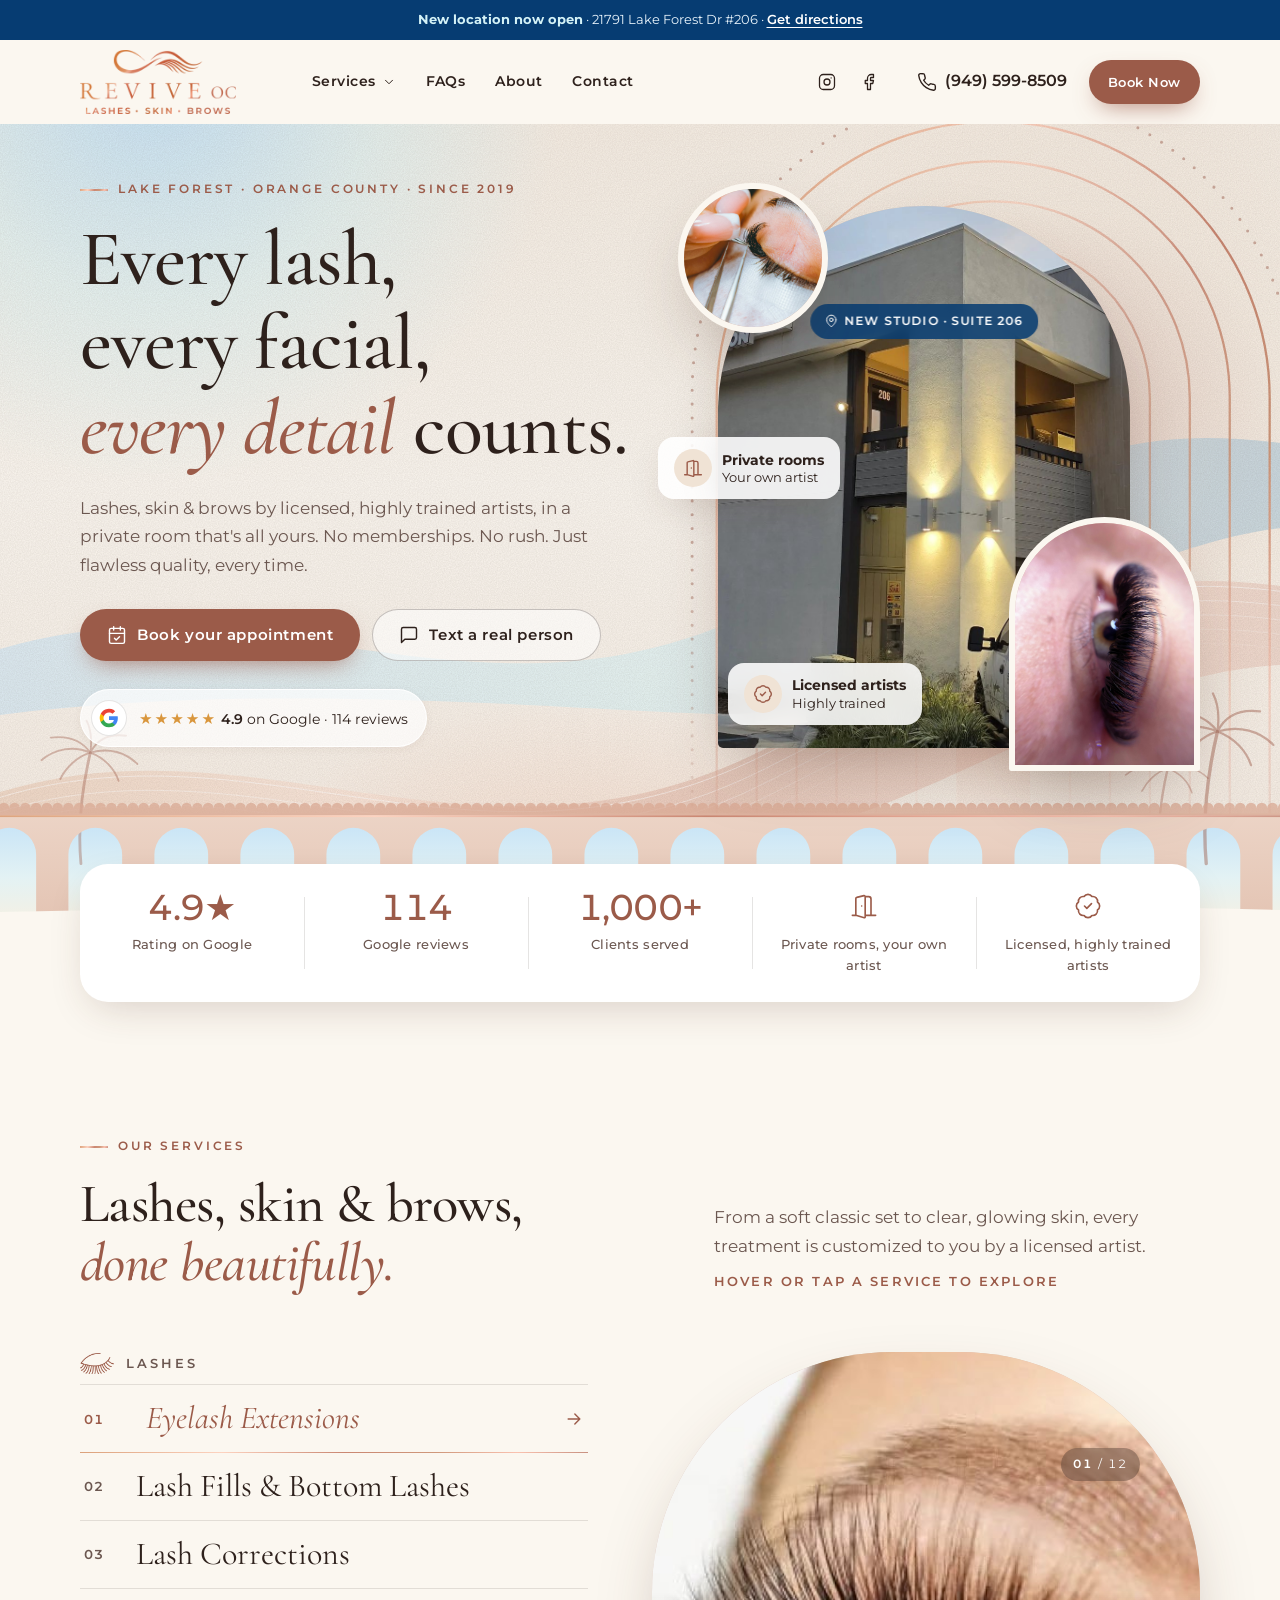
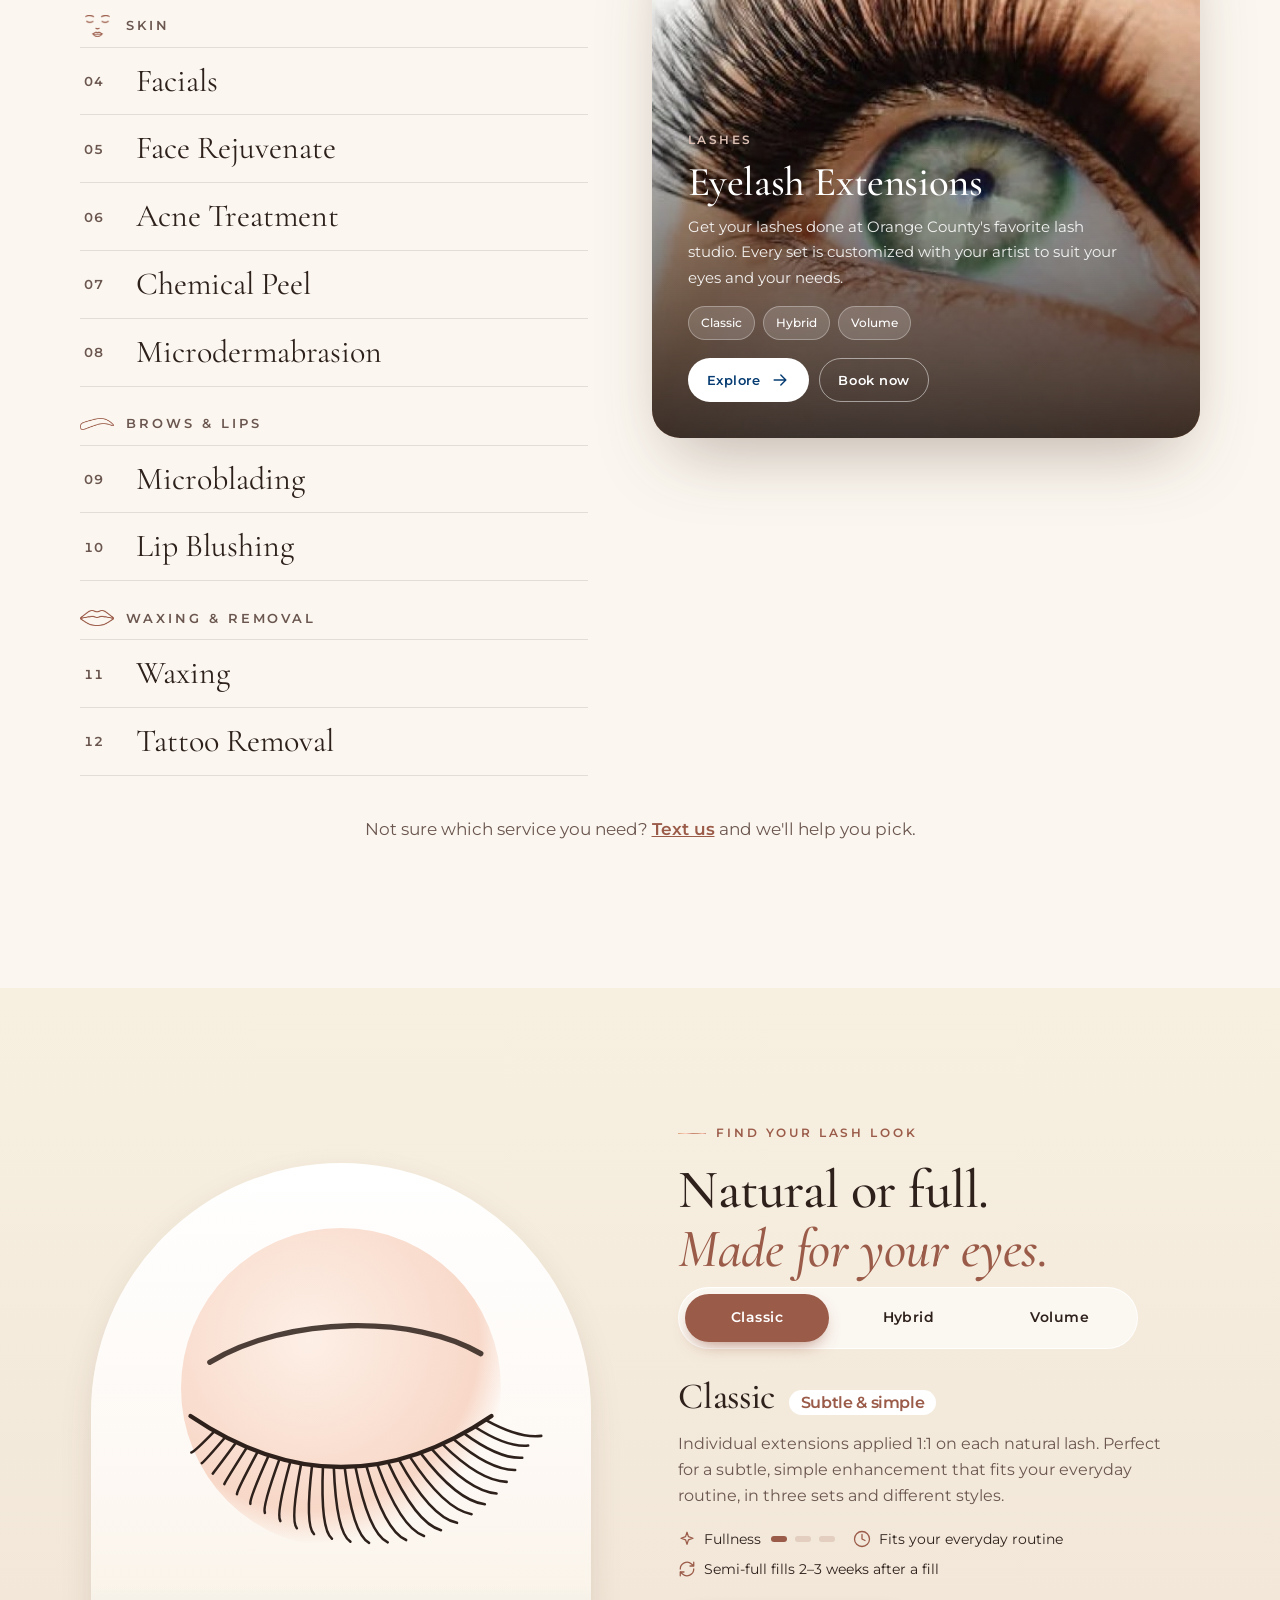
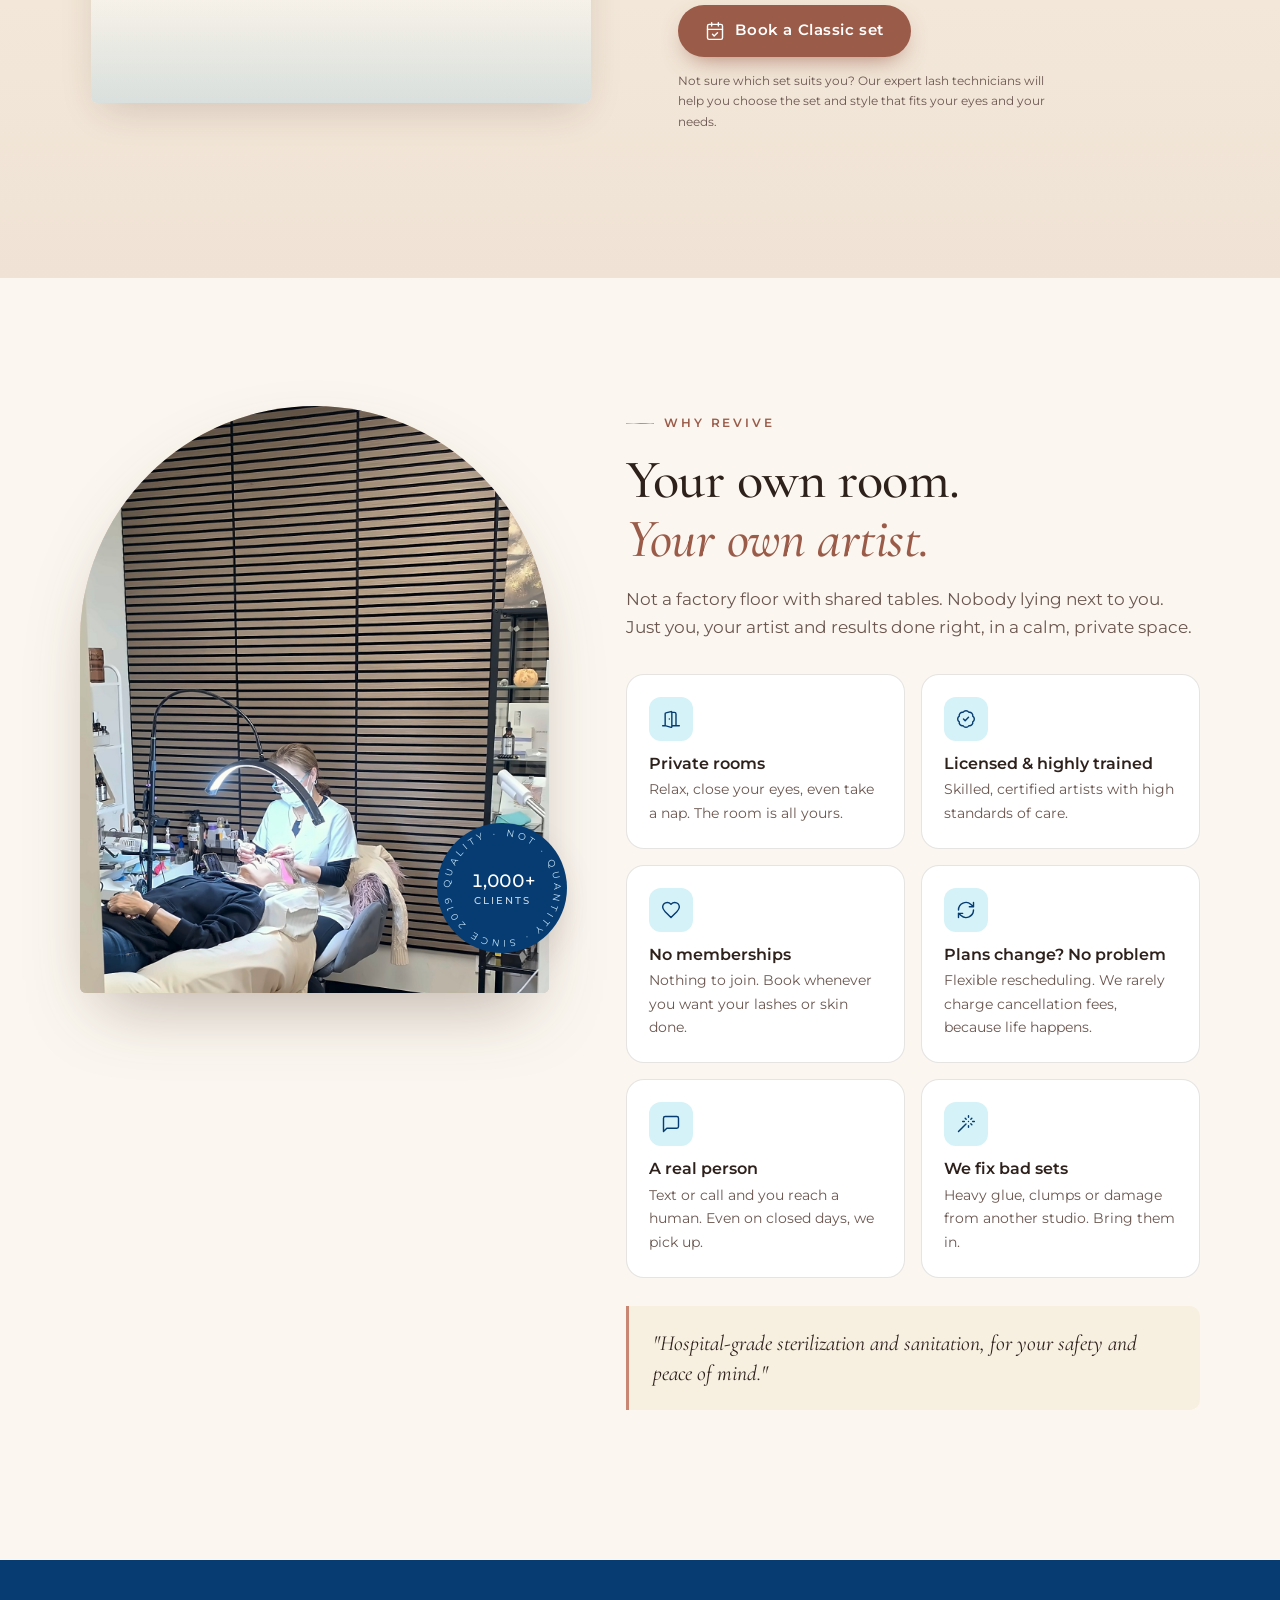
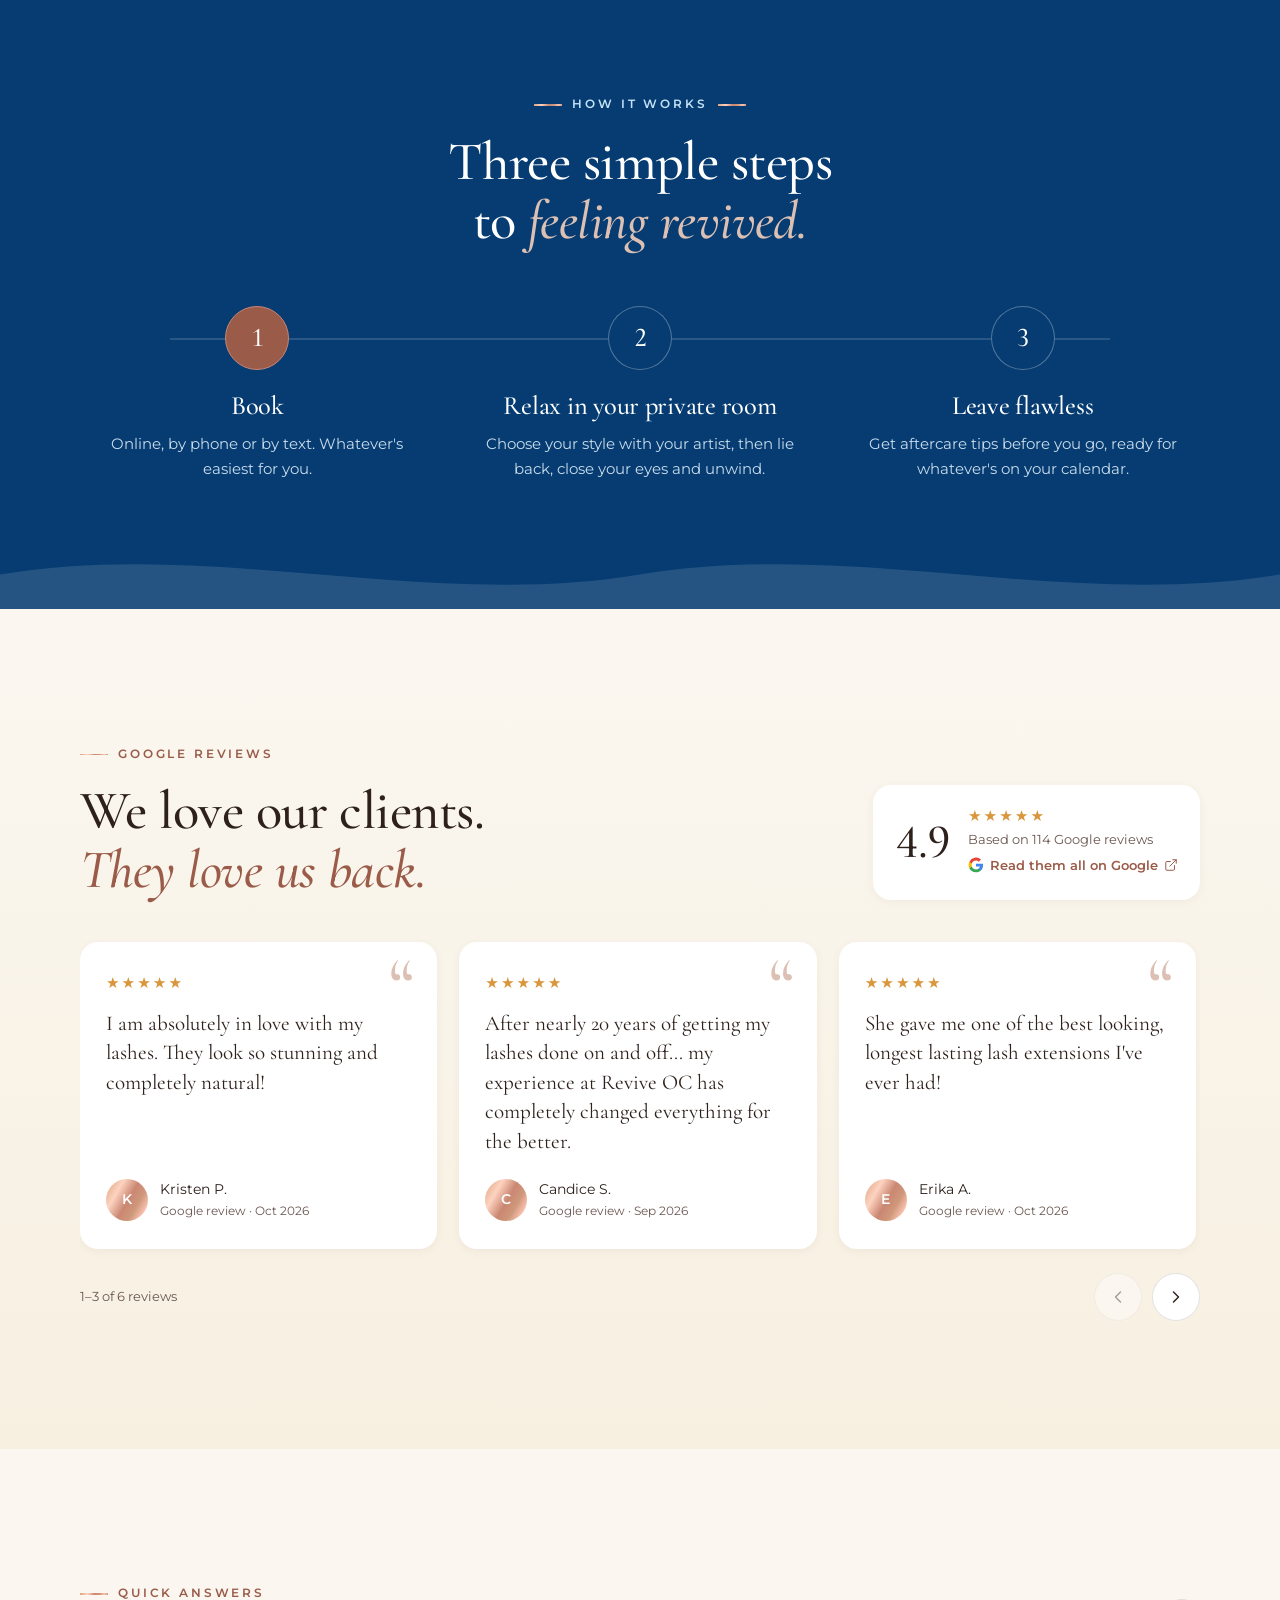
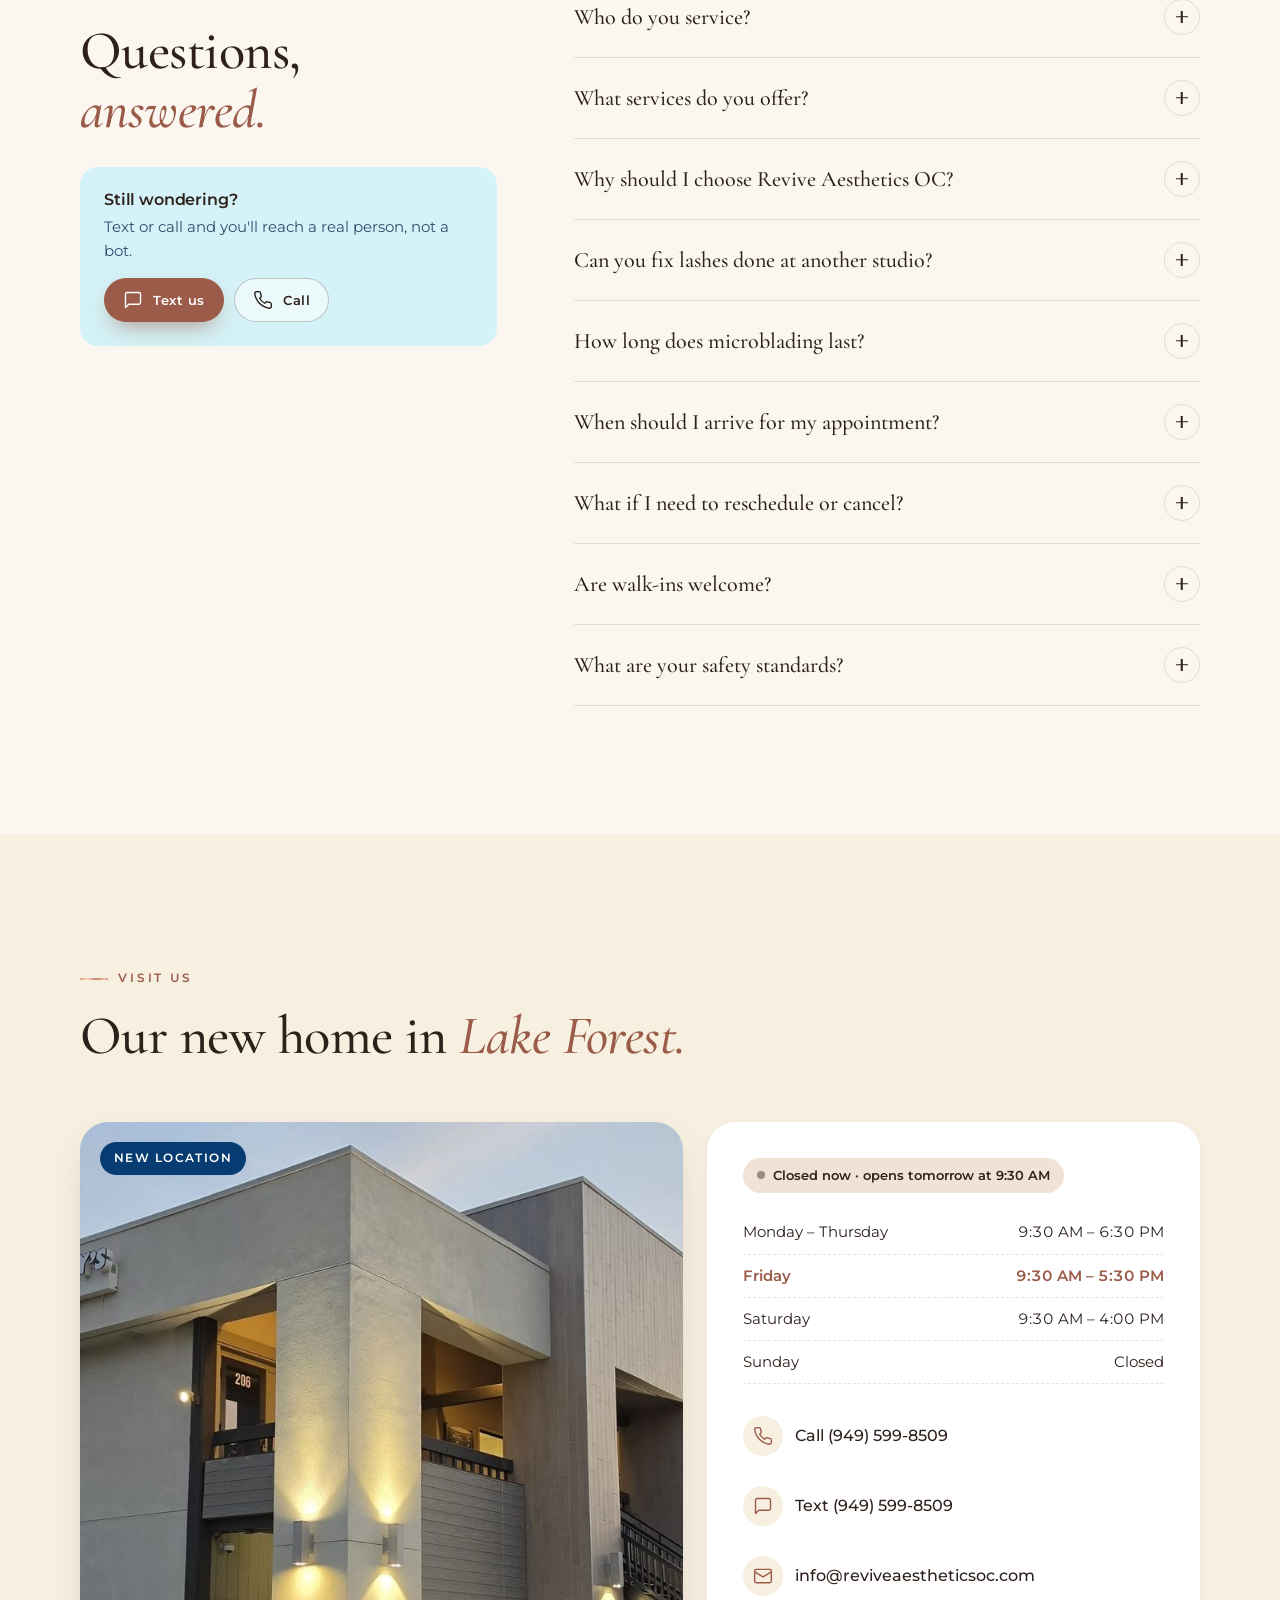
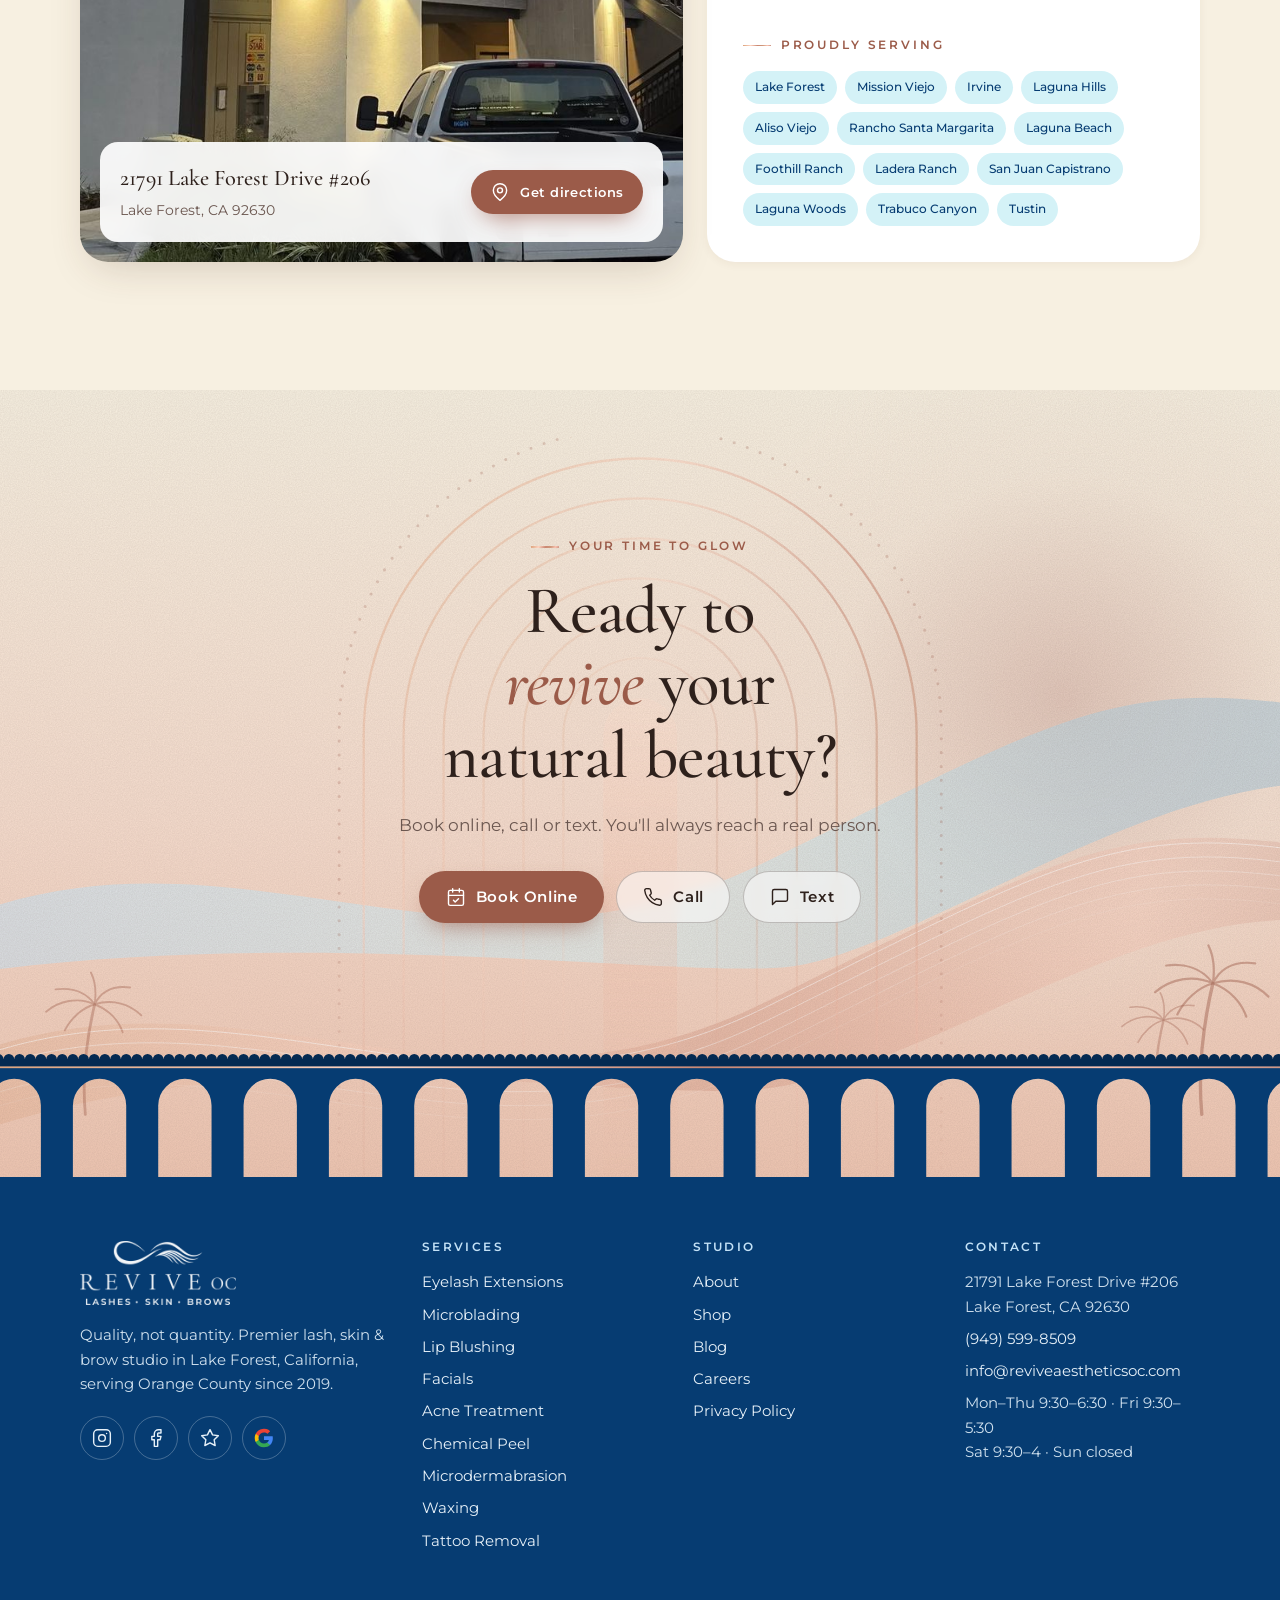
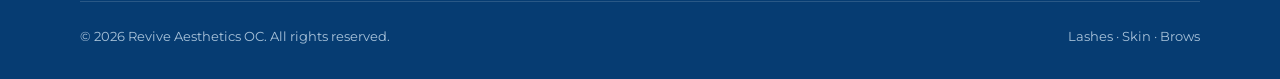
<file: option-b.html>
<!doctype html>
<html lang="en">
<head>
<meta charset="utf-8">
<meta name="robots" content="noindex, nofollow">
<meta name="viewport" content="width=device-width, initial-scale=1">
<title>Revive Aesthetics OC | Lashes, Skin &amp; Brows in Lake Forest, Orange County</title>
<meta name="description" content="Eyelash extensions, facials, microblading, lip blushing and more in Lake Forest, CA. Private rooms, your own licensed artist. 4.9 stars on Google from 114 reviews.">
<link rel="icon" href="assets/favicon.png">
<link rel="preconnect" href="https://fonts.googleapis.com">
<link rel="preconnect" href="https://fonts.gstatic.com" crossorigin>
<link href="https://fonts.googleapis.com/css2?family=Cormorant+Garamond:ital,wght@0,400;0,500;0,600;1,400;1,500&family=Montserrat:wght@400;500;600&display=swap" rel="stylesheet">
<link rel="stylesheet" href="assets/css/site.css">
<link rel="stylesheet" href="assets/css/nav.css">
<link rel="stylesheet" href="assets/css/bg-b.css">
</head>
<body>
<a class="skip" href="#main">Skip to content</a>
<div class="progress" aria-hidden="true"></div>

<!-- Icon sprite (Lucide-style, 24px grid) -->
<svg width="0" height="0" style="position:absolute" aria-hidden="true">
  <symbol id="i-phone" viewBox="0 0 24 24"><path d="M22 16.9v3a2 2 0 0 1-2.2 2 19.8 19.8 0 0 1-8.6-3.1 19.5 19.5 0 0 1-6-6A19.8 19.8 0 0 1 2.1 4.2 2 2 0 0 1 4.1 2h3a2 2 0 0 1 2 1.7c.1 1 .4 1.9.7 2.8a2 2 0 0 1-.5 2.1L8 9.9a16 16 0 0 0 6 6l1.3-1.3a2 2 0 0 1 2.1-.4c.9.3 1.8.6 2.8.7a2 2 0 0 1 1.7 2z"/></symbol>
  <symbol id="i-msg" viewBox="0 0 24 24"><path d="M21 15a2 2 0 0 1-2 2H7l-4 4V5a2 2 0 0 1 2-2h14a2 2 0 0 1 2 2z"/></symbol>
  <symbol id="i-cal" viewBox="0 0 24 24"><rect x="3" y="4" width="18" height="18" rx="2"/><path d="M16 2v4M8 2v4M3 10h18M9 16l2 2 4-4"/></symbol>
  <symbol id="i-arrow" viewBox="0 0 24 24"><path d="M5 12h14M13 6l6 6-6 6"/></symbol>
  <symbol id="i-left" viewBox="0 0 24 24"><path d="M15 18l-6-6 6-6"/></symbol>
  <symbol id="i-right" viewBox="0 0 24 24"><path d="M9 18l6-6-6-6"/></symbol>
  <symbol id="i-pin" viewBox="0 0 24 24"><path d="M20 10c0 6-8 12-8 12S4 16 4 10a8 8 0 0 1 16 0z"/><circle cx="12" cy="10" r="3"/></symbol>
  <symbol id="i-mail" viewBox="0 0 24 24"><rect x="2" y="4" width="20" height="16" rx="2"/><path d="M22 7l-10 6L2 7"/></symbol>
  <symbol id="i-door" viewBox="0 0 24 24"><path d="M13 4h3a2 2 0 0 1 2 2v14M2 20h3M13 20h9M10 12v.01M13 4.6v16.8a.6.6 0 0 1-.8.6L5 20V5.6a1 1 0 0 1 .8-1L12 3.1a.8.8 0 0 1 1 .8z"/></symbol>
  <symbol id="i-badge" viewBox="0 0 24 24"><path d="M3.9 8.6a4 4 0 0 1 4.7-4.7 4 4 0 0 1 6.8 0 4 4 0 0 1 4.7 4.7 4 4 0 0 1 0 6.8 4 4 0 0 1-4.7 4.7 4 4 0 0 1-6.8 0 4 4 0 0 1-4.7-4.7 4 4 0 0 1 0-6.8z"/><path d="M9 12l2 2 4-4"/></symbol>
  <symbol id="i-heart" viewBox="0 0 24 24"><path d="M19 14c1.5-1.5 3-3.2 3-5.5A5.5 5.5 0 0 0 16.5 3c-1.8 0-3 .5-4.5 2-1.5-1.5-2.7-2-4.5-2A5.5 5.5 0 0 0 2 8.5c0 2.3 1.5 4 3 5.5l7 7z"/></symbol>
  <symbol id="i-users" viewBox="0 0 24 24"><path d="M16 21v-2a4 4 0 0 0-4-4H6a4 4 0 0 0-4 4v2"/><circle cx="9" cy="7" r="4"/><path d="M22 21v-2a4 4 0 0 0-3-3.9M16 3.1a4 4 0 0 1 0 7.8"/></symbol>
  <symbol id="i-star" viewBox="0 0 24 24"><path d="M12 2l3.1 6.3 6.9 1-5 4.9 1.2 6.8L12 17.8 5.8 21l1.2-6.8-5-4.9 6.9-1z"/></symbol>
  <symbol id="i-refresh" viewBox="0 0 24 24"><path d="M3 12a9 9 0 0 1 15-6.7L21 8M21 3v5h-5M21 12a9 9 0 0 1-15 6.7L3 16M3 21v-5h5"/></symbol>
  <symbol id="i-wand" viewBox="0 0 24 24"><path d="M15 4V2M15 16v-2M8 9h2M20 9h2M17.8 11.8 19 13M15 9h.01M17.8 6.2 19 5M3 21l9-9M12.2 6.2 11 5"/></symbol>
  <symbol id="i-sparkle" viewBox="0 0 24 24"><path d="M12 3l1.9 5.8L20 11l-6.1 2.2L12 19l-1.9-5.8L4 11l6.1-2.2z"/></symbol>
  <symbol id="i-clock" viewBox="0 0 24 24"><circle cx="12" cy="12" r="10"/><path d="M12 6v6l4 2"/></symbol>
  <symbol id="i-cal2" viewBox="0 0 24 24"><rect x="3" y="4" width="18" height="18" rx="2"/><path d="M16 2v4M8 2v4M3 10h18"/></symbol>
  <symbol id="i-menu" viewBox="0 0 24 24"><path d="M4 7h16M4 12h16M4 17h10"/></symbol>
  <symbol id="i-x" viewBox="0 0 24 24"><path d="M18 6 6 18M6 6l12 12"/></symbol>
  <symbol id="i-ig" viewBox="0 0 24 24"><rect x="2" y="2" width="20" height="20" rx="5"/><circle cx="12" cy="12" r="4"/><path d="M17.5 6.5h.01"/></symbol>
  <symbol id="i-fb" viewBox="0 0 24 24"><path d="M18 2h-3a5 5 0 0 0-5 5v3H7v4h3v8h4v-8h3l1-4h-4V7a1 1 0 0 1 1-1h3z"/></symbol>
  <symbol id="i-ext" viewBox="0 0 24 24"><path d="M15 3h6v6M10 14 21 3M18 13v6a2 2 0 0 1-2 2H5a2 2 0 0 1-2-2V8a2 2 0 0 1 2-2h6"/></symbol>
  <symbol id="i-google" viewBox="0 0 24 24"><path fill="#4285F4" stroke="none" d="M22.6 12.3c0-.8-.1-1.6-.2-2.3H12v4.3h5.9a5 5 0 0 1-2.2 3.3v2.8h3.6c2.1-1.9 3.3-4.8 3.3-8.1z"/><path fill="#34A853" stroke="none" d="M12 23c3 0 5.5-1 7.3-2.7l-3.6-2.8c-1 .7-2.2 1.1-3.7 1.1-2.9 0-5.3-1.9-6.2-4.5H2.1v2.9A11 11 0 0 0 12 23z"/><path fill="#FBBC05" stroke="none" d="M5.8 14.1a6.6 6.6 0 0 1 0-4.2V7H2.1a11 11 0 0 0 0 9.9z"/><path fill="#EA4335" stroke="none" d="M12 5.4c1.6 0 3.1.6 4.2 1.6l3.2-3.2A11 11 0 0 0 2.1 7l3.7 2.9C6.7 7.3 9.1 5.4 12 5.4z"/></symbol>
  <symbol id="i-check" viewBox="0 0 24 24"><circle cx="12" cy="12" r="10"/><path d="M8 12.5l2.6 2.6L16 9.6"/></symbol>
  <symbol id="i-ban" viewBox="0 0 24 24"><circle cx="12" cy="12" r="10"/><path d="M5 5l14 14"/></symbol>
  <symbol id="i-info" viewBox="0 0 24 24"><circle cx="12" cy="12" r="10"/><path d="M12 16v-4M12 8h.01"/></symbol>
  <symbol id="i-camera" viewBox="0 0 24 24"><path d="M14.5 4h-5L7 7H4a2 2 0 0 0-2 2v9a2 2 0 0 0 2 2h16a2 2 0 0 0 2-2V9a2 2 0 0 0-2-2h-3z"/><circle cx="12" cy="13" r="3"/></symbol>
  <symbol id="i-drop" viewBox="0 0 24 24"><path d="M12 2.7l5.7 5.6a8 8 0 1 1-11.3 0z"/></symbol>
  <symbol id="i-sun" viewBox="0 0 24 24"><circle cx="12" cy="12" r="4"/><path d="M12 2v2M12 20v2M4.9 4.9l1.4 1.4M17.7 17.7l1.4 1.4M2 12h2M20 12h2M4.9 19.1l1.4-1.4M17.7 6.3l1.4-1.4"/></symbol>
  <symbol id="i-chev" viewBox="0 0 24 24"><path d="M6 9l6 6 6-6"/></symbol>
</svg>

<div class="announce" role="region" aria-label="Announcements">
  <strong>New location now open</strong> · 21791 Lake Forest Dr #206 · <a href="#visit">Get directions</a>
</div>

<header class="hdr" id="hdr">
  <div class="wrap hdr-in">
    <a class="logo" href="#top" aria-label="Revive Aesthetics OC, home"><img src="assets/logo.png" alt="Revive OC — Lashes, Skin, Brows" width="720" height="296"></a>
    <nav class="nav" aria-label="Main">
      <ul class="nav-list">
        <li class="nav-dd">
          <button class="nav-link nav-dd-btn" type="button" aria-expanded="false" aria-controls="nav-svc">Services<svg class="ico chev" aria-hidden="true"><use href="#i-chev"/></svg></button>
          <div class="nav-panel" id="nav-svc">
          <div class="nav-col"><h4>Lashes</h4><ul><li><a href="eyelash-extensions-orange-county.html"><b>Eyelash Extensions</b><small>Classic, hybrid & volume sets</small></a></li></ul><h4>Brows &amp; lips</h4><ul><li><a href="microblading-orange-county-california.html"><b>Microblading</b><small>Natural, hair-like brows</small></a></li><li><a href="lip-blushing-orange-county.html"><b>Lip Blushing</b><small>A soft, natural tint</small></a></li></ul></div>
          <div class="nav-col"><h4>Skin</h4><ul><li><a href="facials-orange-county.html"><b>Facials</b><small>Customized for your skin</small></a></li><li><a href="acne-treatment-orange-county.html"><b>Acne Treatment</b><small>Clearer skin for all ages</small></a></li><li><a href="chemical-peel-orange-county.html"><b>Chemical Peel</b><small>Soft, smooth, radiant skin</small></a></li><li><a href="microdermabrasion-orange-county.html"><b>Microdermabrasion</b><small>A full-face refresh</small></a></li></ul></div>
          <div class="nav-col"><h4>Waxing</h4><ul><li><a href="waxing-orange-county.html"><b>Waxing</b><small>Smooth for weeks</small></a></li></ul><h4>Removal</h4><ul><li><a href="tattoo-removal-orange-county.html"><b>Tattoo Removal</b><small>Gentle, non-laser saline removal</small></a></li></ul></div>
            <div class="nav-feat"><b>Not sure what to book?</b><p>Text us and a real person will help you choose.</p><a class="btn btn-primary btn-sm" href="sms:+19495998509"><svg class="ico" aria-hidden="true"><use href="#i-msg"/></svg>Text us</a></div>
          </div>
        </li>
        <li><a class="nav-link" href="#faq">FAQs</a></li>
        <li><a class="nav-link" href="https://www.reviveaestheticsoc.com/about">About</a></li>
        <li><a class="nav-link" href="#visit">Contact</a></li>
      </ul>
    </nav>
    <div class="hdr-cta">
      <div class="hdr-social">
        <a href="https://www.instagram.com/reviveaestheticsoc/" target="_blank" rel="noopener" aria-label="Instagram"><svg class="ico" aria-hidden="true"><use href="#i-ig"/></svg></a>
        <a href="https://www.facebook.com/ReviveAestheticsOC/" target="_blank" rel="noopener" aria-label="Facebook"><svg class="ico" aria-hidden="true"><use href="#i-fb"/></svg></a>
      </div>
      <a class="hdr-phone" href="tel:+19495998509" aria-label="Call (949) 599-8509"><svg class="ico" aria-hidden="true"><use href="#i-phone"/></svg><span>(949) 599-8509</span></a>
      <a class="btn btn-primary btn-sm" href="https://www.reviveaestheticsoc.com/book">Book Now</a>
      <button class="burger" id="nav-burger" type="button" aria-label="Open menu" aria-expanded="false" aria-controls="mnav"><svg class="ico" aria-hidden="true"><use href="#i-menu"/></svg></button>
    </div>
  </div>
</header>

<div class="mnav" id="mnav" aria-hidden="true" inert>
  <div class="mnav-top">
    <a class="logo" href="#top" aria-label="Revive Aesthetics OC, home"><img src="assets/logo.png" alt="Revive OC" width="720" height="296" loading="lazy"></a>
    <button class="burger" id="mnav-close" type="button" aria-label="Close menu" style="display:grid"><svg class="ico" aria-hidden="true"><use href="#i-x"/></svg></button>
  </div>
  <div class="mnav-body">
    <details open><summary>Services<svg class="ico" aria-hidden="true"><use href="#i-chev"/></svg></summary><div class="mnav-svc"><a href="eyelash-extensions-orange-county.html">Eyelash Extensions<small>Lashes</small></a><a href="microblading-orange-county-california.html">Microblading<small>Brows</small></a><a href="lip-blushing-orange-county.html">Lip Blushing<small>Lips</small></a><a href="facials-orange-county.html">Facials<small>Skin</small></a><a href="acne-treatment-orange-county.html">Acne Treatment<small>Skin</small></a><a href="chemical-peel-orange-county.html">Chemical Peel<small>Skin</small></a><a href="microdermabrasion-orange-county.html">Microdermabrasion<small>Skin</small></a><a href="waxing-orange-county.html">Waxing<small>Waxing</small></a><a href="tattoo-removal-orange-county.html">Tattoo Removal<small>Removal</small></a></div></details>
    <a href="#faq">FAQs</a>
    <a href="https://www.reviveaestheticsoc.com/about">About</a>
    <a href="#visit">Contact</a>
    <div class="mnav-cta">
      <a class="btn btn-primary" href="https://www.reviveaestheticsoc.com/book"><svg class="ico" aria-hidden="true"><use href="#i-cal"/></svg>Book Now</a>
      <a class="btn btn-ghost" href="tel:+19495998509"><svg class="ico" aria-hidden="true"><use href="#i-phone"/></svg>Call (949) 599-8509</a>
    </div>
    <div class="mnav-soc">
      <a href="https://www.instagram.com/reviveaestheticsoc/" target="_blank" rel="noopener" aria-label="Instagram"><svg class="ico" aria-hidden="true"><use href="#i-ig"/></svg></a>
      <a href="https://www.facebook.com/ReviveAestheticsOC/" target="_blank" rel="noopener" aria-label="Facebook"><svg class="ico" aria-hidden="true"><use href="#i-fb"/></svg></a>
      <a href="https://share.google/rGYHAwpQW4pRFW2L9" target="_blank" rel="noopener" aria-label="Google reviews"><svg class="ico" aria-hidden="true"><use href="#i-google"/></svg></a>
    </div>
  </div>
</div>

<main id="main">
<!-- HERO -->
<section class="hero" id="top">
  <div class="wrap hero-grid">
    <div>
      <span class="eyebrow rl">Lake Forest · Orange County · Since 2019</span>
      <h1 class="rl d1"><span class="line">Every lash, every facial,</span> <span class="line"><em>every detail</em> counts.</span></h1>
      <p class="lede rl d2">Lashes, skin &amp; brows by licensed, highly trained artists, in a private room that's all yours. No memberships. No rush. Just flawless quality, every time.</p>
      <div class="hero-ctas rl d3">
        <a class="btn btn-primary" href="https://www.reviveaestheticsoc.com/book"><svg class="ico"><use href="#i-cal"/></svg>Book your appointment</a>
        <a class="btn btn-ghost" href="sms:+19495998509"><svg class="ico"><use href="#i-msg"/></svg>Text a real person</a>
      </div>
      <a class="rating-chip rl d4" href="https://share.google/rGYHAwpQW4pRFW2L9" target="_blank" rel="noopener">
        <span class="g-badge"><svg class="ico"><use href="#i-google"/></svg></span>
        <span><span class="stars" aria-hidden="true">★★★★★</span> <b>4.9</b> on Google · 114 reviews</span>
      </a>
    </div>
    <div class="hero-art rl d2">
      <div class="sun layer" data-speed="-0.12" aria-hidden="true"></div>
      <div class="arch arch-main"><img src="assets/img/building.jpg" alt="The Revive Aesthetics OC studio building on Lake Forest Drive, lit at dusk" width="1060" height="1155" fetchpriority="high"><span class="arch-pill"><svg class="ico"><use href="#i-pin"/></svg>New studio · Suite 206</span></div>
      <div class="arch arch-mini layer" data-speed="0.06"><img src="assets/img/lash-volume-closeup.jpg" alt="Close-up of full, fluffy volume lash extensions" width="1000" height="1333"></div>
      <div class="arch arch-dot layer" data-speed="-0.04"><img src="assets/img/hero-lash.jpg" alt="Lash artist placing an extension with tweezers" width="2200" height="1467"></div>
      <div class="float float-1"><span class="ic"><svg class="ico"><use href="#i-door"/></svg></span><span><b>Private rooms</b>Your own artist</span></div>
      <div class="float float-2"><span class="ic"><svg class="ico"><use href="#i-badge"/></svg></span><span><b>Licensed artists</b>Highly trained</span></div>
    </div>
  </div>
  <!-- Background option B: mission arcade and silk -->
  <div class="bgB" aria-hidden="true">
    <div class="bgB-field f1"></div><div class="bgB-field f2"></div><div class="bgB-field f3"></div>
    <svg class="bgB-silk" viewBox="0 0 1440 900" preserveAspectRatio="none" fill="none">
      <defs>
        <linearGradient id="bgB-silkC" x1="0" y1="0" x2="1" y2="0"><stop offset="0" stop-color="#dba17a"/><stop offset=".3" stop-color="#fdd3c0"/><stop offset=".55" stop-color="#ca8772"/><stop offset=".85" stop-color="#fac2b0"/><stop offset="1" stop-color="#c89181"/></linearGradient>
        <linearGradient id="bgB-silkS" x1="0" y1="0" x2="1" y2="0"><stop offset="0" stop-color="#c4e2f7"/><stop offset=".5" stop-color="#d4f2f7"/><stop offset="1" stop-color="#a2c1d6"/></linearGradient>
      </defs>
      <g class="rib rib2">
        <path d="M-60 610 C260 470 520 710 860 540 S1260 320 1520 370 L1520 450 C1300 430 1020 650 880 660 S320 610 -60 670Z" fill="url(#bgB-silkS)" fill-opacity=".55"/>
      </g>
      <g class="rib">
        <path d="M-60 770 C260 630 520 870 860 700 S1260 480 1520 530 L1520 610 C1280 570 1040 790 840 800 S280 730 -60 860Z" fill="url(#bgB-silkC)" fill-opacity=".3"/>
        <path d="M-60 776 C260 636 520 876 860 706 S1260 486 1520 536" stroke="#fff" stroke-opacity="0.60" stroke-width="1"/><path d="M-60 792 C260 652 520 892 860 722 S1260 502 1520 552" stroke="#fff" stroke-opacity="0.48" stroke-width="1"/><path d="M-60 808 C260 668 520 908 860 738 S1260 518 1520 568" stroke="#fff" stroke-opacity="0.36" stroke-width="1"/><path d="M-60 824 C260 684 520 924 860 754 S1260 534 1520 584" stroke="#fff" stroke-opacity="0.24" stroke-width="1"/><path d="M-60 840 C260 700 520 940 860 770 S1260 550 1520 600" stroke="#fff" stroke-opacity="0.12" stroke-width="1"/>
      </g>
    </svg>
    <svg class="bgB-arches" viewBox="0 0 400 540" fill="none">
      <defs>
        <linearGradient id="bgB-metal" x1="0" y1="0" x2="1" y2="1"><stop offset="0" stop-color="#dba17a"/><stop offset=".28" stop-color="#fdd3c0"/><stop offset=".52" stop-color="#ca8772"/><stop offset=".7" stop-color="#cf987b"/><stop offset=".86" stop-color="#fac2b0"/><stop offset="1" stop-color="#c89181"/></linearGradient>
        <linearGradient id="bgB-metal-door" x1="0" y1="0" x2="0" y2="1"><stop offset="0" stop-color="#fde3d3" stop-opacity=".95"/><stop offset=".6" stop-color="#f3b9a2" stop-opacity=".55"/><stop offset="1" stop-color="#f3b9a2" stop-opacity="0"/></linearGradient>
      </defs>
      <path d="M4 540 V190 A186 186 0 0 1 396 190 V540" stroke="#9b5b49" stroke-opacity=".45" stroke-width="2" stroke-dasharray="0 9" stroke-linecap="round"/><path d="M20 540 V194 A180 180 0 0 1 380 194 V540" stroke="url(#bgB-metal)" stroke-width="1.5" stroke-opacity="1.00"/><path d="M46 540 V194 A154 154 0 0 1 354 194 V540" stroke="url(#bgB-metal)" stroke-width="1.5" stroke-opacity="0.87"/><path d="M72 540 V194 A128 128 0 0 1 328 194 V540" stroke="url(#bgB-metal)" stroke-width="1.5" stroke-opacity="0.74"/><path d="M98 540 V194 A102 102 0 0 1 302 194 V540" stroke="url(#bgB-metal)" stroke-width="1.5" stroke-opacity="0.61"/><path d="M124 540 V194 A76 76 0 0 1 276 194 V540" stroke="url(#bgB-metal)" stroke-width="1.5" stroke-opacity="0.48"/><path d="M150 540 V194 A50 50 0 0 1 250 194 V540" stroke="url(#bgB-metal)" stroke-width="1.5" stroke-opacity="0.35"/><path d="M176 540 V194 A24 24 0 0 1 224 194 V540Z" fill="url(#bgB-metal-door)" stroke="none"/>
    </svg>
    <div class="bgB-grain"></div>
    <div class="bgB-arcade">
      <svg viewBox="0 0 1440 200" preserveAspectRatio="xMidYMax slice">
        <defs>
          <linearGradient id="bgB-wall" x1="0" y1="0" x2="0" y2="1"><stop offset="0" stop-color="#ecd4c6"/><stop offset="1" stop-color="#e3c3b2"/></linearGradient>
          <linearGradient id="bgB-sky" x1="0" y1="0" x2="0" y2="1"><stop offset="0" stop-color="#c4e2f7"/><stop offset=".55" stop-color="#e3f2f4"/><stop offset="1" stop-color="#f7f0e1"/></linearGradient>
          <linearGradient id="bgB-line" x1="0" y1="0" x2="1" y2="0"><stop offset="0" stop-color="#dba17a"/><stop offset=".3" stop-color="#fdd3c0"/><stop offset=".55" stop-color="#ca8772"/><stop offset=".85" stop-color="#fac2b0"/><stop offset="1" stop-color="#c89181"/></linearGradient>
        </defs>
        <rect x="-20" y="74" width="1480" height="126" fill="url(#bgB-sky)"/>
        <g transform="translate(1352 128) scale(1.25)" stroke="#9b5b49" stroke-opacity="0.45" stroke-linecap="round" fill="none"><path d="M0 0 C-4 -44 2 -84 10 -118" stroke-width="3"/><path transform="translate(10 -118)" d="M0 0 C-18 -8 -38 -4 -52 8 M0 0 C-10 -14 -26 -18 -42 -16 M0 0 C8 -16 22 -20 38 -18 M0 0 C20 -6 38 0 50 12 M0 0 C-14 4 -26 16 -32 28 M0 0 C16 6 26 18 30 30 M0 0 C2 -14 0 -26 -4 -34" stroke-width="2"/></g><g transform="translate(1300 128) scale(0.9)" stroke="#9b5b49" stroke-opacity="0.35" stroke-linecap="round" fill="none"><path d="M0 0 C-4 -44 2 -84 10 -118" stroke-width="3"/><path transform="translate(10 -118)" d="M0 0 C-18 -8 -38 -4 -52 8 M0 0 C-10 -14 -26 -18 -42 -16 M0 0 C8 -16 22 -20 38 -18 M0 0 C20 -6 38 0 50 12 M0 0 C-14 4 -26 16 -32 28 M0 0 C16 6 26 18 30 30 M0 0 C2 -14 0 -26 -4 -34" stroke-width="2"/></g><g transform="translate(96 128) scale(1.05)" stroke="#9b5b49" stroke-opacity="0.38" stroke-linecap="round" fill="none"><path d="M0 0 C-4 -44 2 -84 10 -118" stroke-width="3"/><path transform="translate(10 -118)" d="M0 0 C-18 -8 -38 -4 -52 8 M0 0 C-10 -14 -26 -18 -42 -16 M0 0 C8 -16 22 -20 38 -18 M0 0 C20 -6 38 0 50 12 M0 0 C-14 4 -26 16 -32 28 M0 0 C16 6 26 18 30 30 M0 0 C2 -14 0 -26 -4 -34" stroke-width="2"/></g>
        <path d="M-20 72 H1460 V200 H-20Z M-14 200 V118 A30 30 0 0 1 46 118 V200Z M82 200 V118 A30 30 0 0 1 142 118 V200Z M178 200 V118 A30 30 0 0 1 238 118 V200Z M274 200 V118 A30 30 0 0 1 334 118 V200Z M370 200 V118 A30 30 0 0 1 430 118 V200Z M466 200 V118 A30 30 0 0 1 526 118 V200Z M562 200 V118 A30 30 0 0 1 622 118 V200Z M658 200 V118 A30 30 0 0 1 718 118 V200Z M754 200 V118 A30 30 0 0 1 814 118 V200Z M850 200 V118 A30 30 0 0 1 910 118 V200Z M946 200 V118 A30 30 0 0 1 1006 118 V200Z M1042 200 V118 A30 30 0 0 1 1102 118 V200Z M1138 200 V118 A30 30 0 0 1 1198 118 V200Z M1234 200 V118 A30 30 0 0 1 1294 118 V200Z M1330 200 V118 A30 30 0 0 1 1390 118 V200Z M1426 200 V118 A30 30 0 0 1 1486 118 V200Z" fill="url(#bgB-wall)" fill-rule="evenodd"/>
        <path d="M-20 66 a6 6 0 0 1 12 0 a6 6 0 0 1 12 0 a6 6 0 0 1 12 0 a6 6 0 0 1 12 0 a6 6 0 0 1 12 0 a6 6 0 0 1 12 0 a6 6 0 0 1 12 0 a6 6 0 0 1 12 0 a6 6 0 0 1 12 0 a6 6 0 0 1 12 0 a6 6 0 0 1 12 0 a6 6 0 0 1 12 0 a6 6 0 0 1 12 0 a6 6 0 0 1 12 0 a6 6 0 0 1 12 0 a6 6 0 0 1 12 0 a6 6 0 0 1 12 0 a6 6 0 0 1 12 0 a6 6 0 0 1 12 0 a6 6 0 0 1 12 0 a6 6 0 0 1 12 0 a6 6 0 0 1 12 0 a6 6 0 0 1 12 0 a6 6 0 0 1 12 0 a6 6 0 0 1 12 0 a6 6 0 0 1 12 0 a6 6 0 0 1 12 0 a6 6 0 0 1 12 0 a6 6 0 0 1 12 0 a6 6 0 0 1 12 0 a6 6 0 0 1 12 0 a6 6 0 0 1 12 0 a6 6 0 0 1 12 0 a6 6 0 0 1 12 0 a6 6 0 0 1 12 0 a6 6 0 0 1 12 0 a6 6 0 0 1 12 0 a6 6 0 0 1 12 0 a6 6 0 0 1 12 0 a6 6 0 0 1 12 0 a6 6 0 0 1 12 0 a6 6 0 0 1 12 0 a6 6 0 0 1 12 0 a6 6 0 0 1 12 0 a6 6 0 0 1 12 0 a6 6 0 0 1 12 0 a6 6 0 0 1 12 0 a6 6 0 0 1 12 0 a6 6 0 0 1 12 0 a6 6 0 0 1 12 0 a6 6 0 0 1 12 0 a6 6 0 0 1 12 0 a6 6 0 0 1 12 0 a6 6 0 0 1 12 0 a6 6 0 0 1 12 0 a6 6 0 0 1 12 0 a6 6 0 0 1 12 0 a6 6 0 0 1 12 0 a6 6 0 0 1 12 0 a6 6 0 0 1 12 0 a6 6 0 0 1 12 0 a6 6 0 0 1 12 0 a6 6 0 0 1 12 0 a6 6 0 0 1 12 0 a6 6 0 0 1 12 0 a6 6 0 0 1 12 0 a6 6 0 0 1 12 0 a6 6 0 0 1 12 0 a6 6 0 0 1 12 0 a6 6 0 0 1 12 0 a6 6 0 0 1 12 0 a6 6 0 0 1 12 0 a6 6 0 0 1 12 0 a6 6 0 0 1 12 0 a6 6 0 0 1 12 0 a6 6 0 0 1 12 0 a6 6 0 0 1 12 0 a6 6 0 0 1 12 0 a6 6 0 0 1 12 0 a6 6 0 0 1 12 0 a6 6 0 0 1 12 0 a6 6 0 0 1 12 0 a6 6 0 0 1 12 0 a6 6 0 0 1 12 0 a6 6 0 0 1 12 0 a6 6 0 0 1 12 0 a6 6 0 0 1 12 0 a6 6 0 0 1 12 0 a6 6 0 0 1 12 0 a6 6 0 0 1 12 0 a6 6 0 0 1 12 0 a6 6 0 0 1 12 0 a6 6 0 0 1 12 0 a6 6 0 0 1 12 0 a6 6 0 0 1 12 0 a6 6 0 0 1 12 0 a6 6 0 0 1 12 0 a6 6 0 0 1 12 0 a6 6 0 0 1 12 0 a6 6 0 0 1 12 0 a6 6 0 0 1 12 0 a6 6 0 0 1 12 0 a6 6 0 0 1 12 0 a6 6 0 0 1 12 0 a6 6 0 0 1 12 0 a6 6 0 0 1 12 0 a6 6 0 0 1 12 0 a6 6 0 0 1 12 0 a6 6 0 0 1 12 0 a6 6 0 0 1 12 0 a6 6 0 0 1 12 0 a6 6 0 0 1 12 0 a6 6 0 0 1 12 0 a6 6 0 0 1 12 0 a6 6 0 0 1 12 0 a6 6 0 0 1 12 0 a6 6 0 0 1 12 0 a6 6 0 0 1 12 0 a6 6 0 0 1 12 0 a6 6 0 0 1 12 0 a6 6 0 0 1 12 0 a6 6 0 0 1 12 0 a6 6 0 0 1 12 0 a6 6 0 0 1 12 0 V74 H-20Z" fill="#d9a993" fill-opacity="0.75"/>
        <rect x="-20" y="74" width="1480" height="2" fill="url(#bgB-line)"/>
        <path d="M0 182 C360 174 720 178 1080 176 C1260 175 1380 178 1440 180 V200 H0Z" fill="#fbf7f0"/>
      </svg>
    </div>
  </div>
</section>

<!-- PROOF STRIP -->
<section class="proof" aria-label="Why clients trust Revive">
  <div class="wrap">
    <div class="proof-card rv">
      <a class="stat" href="https://share.google/rGYHAwpQW4pRFW2L9" target="_blank" rel="noopener"><div class="num"><span data-count="4.9" data-dec="1">4.9</span>★</div><div class="lbl">Rating on Google</div></a>
      <a class="stat" href="https://share.google/rGYHAwpQW4pRFW2L9" target="_blank" rel="noopener"><div class="num" data-count="114">114</div><div class="lbl">Google reviews</div></a>
      <div class="stat"><div class="num"><span data-count="1000" data-sep>1,000</span>+</div><div class="lbl">Clients served</div></div>
      <div class="stat"><div class="num"><svg class="ico"><use href="#i-door"/></svg></div><div class="lbl">Private rooms, your own artist</div></div>
      <div class="stat"><div class="num"><svg class="ico"><use href="#i-badge"/></svg></div><div class="lbl">Licensed, highly trained artists</div></div>
    </div>
  </div>
</section>

<!-- SERVICES -->
<section class="sec services" id="services">
  <div class="wrap">
    <div class="sc-head">
      <div class="sec-head rv" style="margin-bottom:0">
        <span class="eyebrow">Our services</span>
        <h2>Lashes, skin &amp; brows, <em>done beautifully.</em></h2>
      </div>
      <p class="lede rv d1">From a soft classic set to clear, glowing skin, every treatment is customized to you by a licensed artist. <span class="sc-hint">Hover or tap a service to explore</span></p>
    </div>
    <div class="showcase">
      <div class="sc-list rv">
        <div class="sc-group">
          <h3 class="sc-gh"><span class="bi bi-eye" aria-hidden="true"></span>Lashes</h3>
          <div class="sc-item active" data-i="0" data-cat="Lashes">
            <button class="sc-btn" aria-expanded="true" aria-controls="sc-d0"><span class="sc-n">01</span><span class="sc-name">Eyelash Extensions</span><svg class="ico sc-arr" aria-hidden="true"><use href="#i-arrow"/></svg></button>
            <div class="sc-detail" id="sc-d0"><div class="sc-detail-in">
              <img class="sc-mimg" src="assets/img/lash-volume.jpg" alt="" loading="lazy" width="1000" height="667">
              <p class="sc-desc">Get your lashes done at Orange County's favorite lash studio. Every set is customized with your artist to suit your eyes and your needs.</p>
              <div class="sc-chips"><span>Classic</span><span>Hybrid</span><span>Volume</span></div>
              <a class="sc-link" href="eyelash-extensions-orange-county.html">Explore Eyelash Extensions<svg class="ico" aria-hidden="true"><use href="#i-arrow"/></svg></a>
            </div></div>
          </div>
          <div class="sc-item" data-i="1" data-cat="Lashes">
            <button class="sc-btn" aria-expanded="false" aria-controls="sc-d1"><span class="sc-n">02</span><span class="sc-name">Lash Fills &amp; Bottom Lashes</span><svg class="ico sc-arr" aria-hidden="true"><use href="#i-arrow"/></svg></button>
            <div class="sc-detail" id="sc-d1"><div class="sc-detail-in">
              <img class="sc-mimg" src="assets/img/lash-lift.jpg" alt="" loading="lazy" width="1000" height="667">
              <p class="sc-desc">Mini, semi-full and full fills keep your set at its fullest. Bottom lashes add extra definition that opens up your eyes.</p>
              <div class="sc-chips"><span>Mini fill</span><span>Semi-full fill</span><span>Full fill</span><span>Bottom lashes</span></div>
              <a class="sc-link" href="eyelash-extensions-orange-county.html">Explore Lash Fills &amp; Bottom Lashes<svg class="ico" aria-hidden="true"><use href="#i-arrow"/></svg></a>
            </div></div>
          </div>
          <div class="sc-item" data-i="2" data-cat="Lashes">
            <button class="sc-btn" aria-expanded="false" aria-controls="sc-d2"><span class="sc-n">03</span><span class="sc-name">Lash Corrections</span><svg class="ico sc-arr" aria-hidden="true"><use href="#i-arrow"/></svg></button>
            <div class="sc-detail" id="sc-d2"><div class="sc-detail-in">
              <img class="sc-mimg" src="assets/img/lash-fix.jpg" alt="" loading="lazy" width="1000" height="667">
              <p class="sc-desc">Too much glue or grouped lashes from another studio? We fix them when possible, so you love your lashes for any occasion.</p>
              <div class="sc-chips"><span>Too much glue</span><span>Grouped lashes</span><span>Other studios</span></div>
              <a class="sc-link" href="eyelash-extensions-orange-county.html">Explore Lash Corrections<svg class="ico" aria-hidden="true"><use href="#i-arrow"/></svg></a>
            </div></div>
          </div>
        </div>
        <div class="sc-group">
          <h3 class="sc-gh"><span class="bi bi-face" aria-hidden="true"></span>Skin</h3>
          <div class="sc-item" data-i="3" data-cat="Skin">
            <button class="sc-btn" aria-expanded="false" aria-controls="sc-d5"><span class="sc-n">04</span><span class="sc-name">Facials</span><svg class="ico sc-arr" aria-hidden="true"><use href="#i-arrow"/></svg></button>
            <div class="sc-detail" id="sc-d5"><div class="sc-detail-in">
              <img class="sc-mimg" src="assets/img/facial.jpg" alt="" loading="lazy" width="1000" height="667">
              <p class="sc-desc">Cleansing, exfoliation, extractions, massage, masks and serums, tailored to your skin with high-quality professional products.</p>
              <div class="sc-chips"><span>Deep cleansing</span><span>Hydration</span><span>Tailored to you</span></div>
              <a class="sc-link" href="facials-orange-county.html">Explore Facials<svg class="ico" aria-hidden="true"><use href="#i-arrow"/></svg></a>
            </div></div>
          </div>
          <div class="sc-item" data-i="4" data-cat="Skin">
            <button class="sc-btn" aria-expanded="false" aria-controls="sc-d6"><span class="sc-n">05</span><span class="sc-name">Face Rejuvenate</span><svg class="ico sc-arr" aria-hidden="true"><use href="#i-arrow"/></svg></button>
            <div class="sc-detail" id="sc-d6"><div class="sc-detail-in">
              <img class="sc-mimg" src="assets/img/rejuvenate.jpg" alt="" loading="lazy" width="1000" height="667">
              <p class="sc-desc">An advanced facial treatment to refresh, renew and bring back your natural glow.</p>
              <div class="sc-chips"><span>Advanced facial</span><span>Renew</span><span>Glow</span></div>
              <a class="sc-link" href="facials-orange-county.html">Explore Face Rejuvenate<svg class="ico" aria-hidden="true"><use href="#i-arrow"/></svg></a>
            </div></div>
          </div>
          <div class="sc-item" data-i="5" data-cat="Skin">
            <button class="sc-btn" aria-expanded="false" aria-controls="sc-d7"><span class="sc-n">06</span><span class="sc-name">Acne Treatment</span><svg class="ico sc-arr" aria-hidden="true"><use href="#i-arrow"/></svg></button>
            <div class="sc-detail" id="sc-d7"><div class="sc-detail-in">
              <img class="sc-mimg" src="assets/img/acne.jpg" alt="" loading="lazy" width="1000" height="667">
              <p class="sc-desc">Don't let acne get in your way. Effective treatments for all ages, plus acne scar reduction.</p>
              <div class="sc-chips"><span>All ages</span><span>Scar reduction</span></div>
              <a class="sc-link" href="acne-treatment-orange-county.html">Explore Acne Treatment<svg class="ico" aria-hidden="true"><use href="#i-arrow"/></svg></a>
            </div></div>
          </div>
          <div class="sc-item" data-i="6" data-cat="Skin">
            <button class="sc-btn" aria-expanded="false" aria-controls="sc-d8"><span class="sc-n">07</span><span class="sc-name">Chemical Peel</span><svg class="ico sc-arr" aria-hidden="true"><use href="#i-arrow"/></svg></button>
            <div class="sc-detail" id="sc-d8"><div class="sc-detail-in">
              <img class="sc-mimg" src="assets/img/peel.jpg" alt="" loading="lazy" width="1000" height="667">
              <p class="sc-desc">One treatment leaves your skin feeling soft, smooth, radiant and younger looking.</p>
              <div class="sc-chips"><span>Soft</span><span>Smooth</span><span>Radiant</span></div>
              <a class="sc-link" href="chemical-peel-orange-county.html">Explore Chemical Peel<svg class="ico" aria-hidden="true"><use href="#i-arrow"/></svg></a>
            </div></div>
          </div>
          <div class="sc-item" data-i="7" data-cat="Skin">
            <button class="sc-btn" aria-expanded="false" aria-controls="sc-d9"><span class="sc-n">08</span><span class="sc-name">Microdermabrasion</span><svg class="ico sc-arr" aria-hidden="true"><use href="#i-arrow"/></svg></button>
            <div class="sc-detail" id="sc-d9"><div class="sc-detail-in">
              <img class="sc-mimg" src="assets/img/microderm.jpg" alt="" loading="lazy" width="1000" height="667">
              <p class="sc-desc">Refresh your entire face with state-of-the-art microdermabrasion technology.</p>
              <div class="sc-chips"><span>Full-face refresh</span><span>Smoother texture</span></div>
              <a class="sc-link" href="microdermabrasion-orange-county.html">Explore Microdermabrasion<svg class="ico" aria-hidden="true"><use href="#i-arrow"/></svg></a>
            </div></div>
          </div>
        </div>
        <div class="sc-group">
          <h3 class="sc-gh"><span class="bi bi-brow" aria-hidden="true"></span>Brows &amp; Lips</h3>
          <div class="sc-item" data-i="8" data-cat="Brows &amp; Lips">
            <button class="sc-btn" aria-expanded="false" aria-controls="sc-d3"><span class="sc-n">09</span><span class="sc-name">Microblading</span><svg class="ico sc-arr" aria-hidden="true"><use href="#i-arrow"/></svg></button>
            <div class="sc-detail" id="sc-d3"><div class="sc-detail-in">
              <img class="sc-mimg" src="assets/img/microblading.jpg" alt="" loading="lazy" width="1000" height="667">
              <p class="sc-desc">Non-invasive, semi-permanent eyebrows with natural hair-like strokes, or combo brows with micro-shading for extra fullness.</p>
              <div class="sc-chips"><span>Hair strokes</span><span>Combo brows</span><span>Lasts 1–3 years</span></div>
              <a class="sc-link" href="microblading-orange-county-california.html">Explore Microblading<svg class="ico" aria-hidden="true"><use href="#i-arrow"/></svg></a>
            </div></div>
          </div>
          <div class="sc-item" data-i="9" data-cat="Brows &amp; Lips">
            <button class="sc-btn" aria-expanded="false" aria-controls="sc-d4"><span class="sc-n">10</span><span class="sc-name">Lip Blushing</span><svg class="ico sc-arr" aria-hidden="true"><use href="#i-arrow"/></svg></button>
            <div class="sc-detail" id="sc-d4"><div class="sc-detail-in">
              <img class="sc-mimg" src="assets/img/lip-blush.jpg" alt="" loading="lazy" width="1000" height="667">
              <p class="sc-desc">A cosmetic tattoo of the lips that improves shape and color, for a soft, naturally tinted look every day.</p>
              <div class="sc-chips"><span>Shape</span><span>Color</span><span>Semi-permanent</span></div>
              <a class="sc-link" href="lip-blushing-orange-county.html">Explore Lip Blushing<svg class="ico" aria-hidden="true"><use href="#i-arrow"/></svg></a>
            </div></div>
          </div>
        </div>
        <div class="sc-group">
          <h3 class="sc-gh"><span class="bi bi-lips" aria-hidden="true"></span>Waxing &amp; Removal</h3>
          <div class="sc-item" data-i="10" data-cat="Waxing &amp; Removal">
            <button class="sc-btn" aria-expanded="false" aria-controls="sc-d10"><span class="sc-n">11</span><span class="sc-name">Waxing</span><svg class="ico sc-arr" aria-hidden="true"><use href="#i-arrow"/></svg></button>
            <div class="sc-detail" id="sc-d10"><div class="sc-detail-in">
              <img class="sc-mimg" src="assets/img/waxing.jpg" alt="" loading="lazy" width="1000" height="667">
              <p class="sc-desc">Choose from a variety of traditional waxing, for the full body or specific areas.</p>
              <div class="sc-chips"><span>Full body</span><span>Specific areas</span></div>
              <a class="sc-link" href="waxing-orange-county.html">Explore Waxing<svg class="ico" aria-hidden="true"><use href="#i-arrow"/></svg></a>
            </div></div>
          </div>
          <div class="sc-item" data-i="11" data-cat="Waxing &amp; Removal">
            <button class="sc-btn" aria-expanded="false" aria-controls="sc-d11"><span class="sc-n">12</span><span class="sc-name">Tattoo Removal</span><svg class="ico sc-arr" aria-hidden="true"><use href="#i-arrow"/></svg></button>
            <div class="sc-detail" id="sc-d11"><div class="sc-detail-in">
              <img class="sc-mimg" src="assets/img/tattoo.jpg" alt="" loading="lazy" width="1000" height="667">
              <p class="sc-desc">Remove unwanted eyebrows, lip liner and small body tattoos you no longer desire.</p>
              <div class="sc-chips"><span>Eyebrows</span><span>Lip liner</span><span>Small tattoos</span></div>
              <a class="sc-link" href="tattoo-removal-orange-county.html">Explore Tattoo Removal<svg class="ico" aria-hidden="true"><use href="#i-arrow"/></svg></a>
            </div></div>
          </div>
        </div>
      </div>
      <div class="sc-stage rv d1" aria-hidden="true">
        <div class="sc-frame">
          <img src="assets/img/lash-volume.jpg" alt="Full volume lash extensions" loading="eager" class="on" width="1000" height="667">
          <img src="assets/img/lash-lift.jpg" alt="Lash artist brushing through extensions during a fill" loading="lazy" class="" width="1000" height="667">
          <img src="assets/img/lash-fix.jpg" alt="Lash artist carefully separating lashes with tweezers" loading="lazy" class="" width="1000" height="667">
          <img src="assets/img/facial.jpg" alt="Client receiving a relaxing facial" loading="lazy" class="" width="1000" height="667">
          <img src="assets/img/rejuvenate.jpg" alt="Esthetician applying a treatment with a fan brush" loading="lazy" class="" width="1000" height="667">
          <img src="assets/img/acne.jpg" alt="Acne treatment facial in progress" loading="lazy" class="" width="1000" height="667">
          <img src="assets/img/peel.jpg" alt="Chemical peel being applied with a brush" loading="lazy" class="" width="1000" height="667">
          <img src="assets/img/microderm.jpg" alt="Microdermabrasion treatment" loading="lazy" class="" width="1000" height="667">
          <img src="assets/img/microblading.jpg" alt="Natural, defined microbladed brows" loading="lazy" class="" width="1000" height="667">
          <img src="assets/img/lip-blush.jpg" alt="Soft, natural lip blush color" loading="lazy" class="" width="1000" height="667">
          <img src="assets/img/waxing.jpg" alt="Warm wax on a spatula" loading="lazy" class="" width="1000" height="667">
          <img src="assets/img/tattoo.jpg" alt="Tattoo fading over several removal sessions" loading="lazy" class="" width="1000" height="667">
          <div class="sc-shade"></div>
          <span class="sc-count"><b id="sc-cur">01</b> / 12</span>
          <div class="sc-cap">
            <span class="sc-cat" id="sc-cat">Lashes</span>
            <h3 id="sc-title">Eyelash Extensions</h3>
            <p id="sc-text"></p>
            <div class="sc-chips light" id="sc-chips"></div>
            <div class="sc-actions"><a class="btn btn-light btn-sm" id="sc-more" href="#" tabindex="-1">Explore<svg class="ico"><use href="#i-arrow"/></svg></a><a class="btn btn-outline-light btn-sm" href="https://www.reviveaestheticsoc.com/book" tabindex="-1">Book now</a></div>
          </div>
        </div>
      </div>
    </div>
    <p class="svc-more rv">Not sure which service you need? <a href="sms:+19495998509">Text us</a> and we'll help you pick.</p>
  </div>
</section>

<!-- LASH STYLE PICKER -->
<section class="sec picker" id="lash-studio">
  <div class="wrap picker-grid">
    <div class="eye-stage rv" aria-hidden="true">
      <svg viewBox="0 0 400 300" id="eye-svg">
        <path class="brow" d="M78 70 C150 26 270 26 330 62"/>
        <path class="lid" d="M60 120 Q200 215 340 120"/>
        <g id="lashes"></g>
      </svg>
    </div>
    <div class="picker-copy">
      <div class="rv picker-head">
        <span class="eyebrow">Find your lash look</span>
        <h2>Natural or full. <em>Made for your eyes.</em></h2>
      </div>
      <div class="style-tabs rv d1" role="tablist" aria-label="Lash styles">
        <button class="style-tab" role="tab" id="t-classic" aria-selected="true" aria-controls="lash-panel" data-style="classic">Classic</button>
        <button class="style-tab" role="tab" id="t-hybrid" aria-selected="false" aria-controls="lash-panel" data-style="hybrid" tabindex="-1">Hybrid</button>
        <button class="style-tab" role="tab" id="t-volume" aria-selected="false" aria-controls="lash-panel" data-style="volume" tabindex="-1">Volume</button>
      </div>
      <div class="style-panel rv d2" role="tabpanel" id="lash-panel" aria-labelledby="t-classic" aria-live="polite">
        <h3><span id="lp-name">Classic</span> <span class="price" id="lp-tag">Subtle &amp; simple</span></h3>
        <p id="lp-desc"></p>
        <div class="meta">
          <span><svg class="ico"><use href="#i-sparkle"/></svg>Fullness <span class="meter" id="lp-meter" aria-label="Fullness 1 of 3"><i class="on"></i><i></i><i></i></span></span>
          <span><svg class="ico"><use href="#i-clock"/></svg><span id="lp-note"></span></span>
          <span><svg class="ico"><use href="#i-refresh"/></svg>Semi-full fills 2–3 weeks after a fill</span>
        </div>
        <a class="btn btn-primary" href="https://www.reviveaestheticsoc.com/book"><svg class="ico"><use href="#i-cal"/></svg><span id="lp-cta">Book a Classic set</span></a>
        <p class="fine">Not sure which set suits you? Our expert lash technicians will help you choose the set and style that fits your eyes and your needs.</p>
      </div>
    </div>
  </div>
</section>

<!-- PRIVATE ROOM / WHY REVIVE -->
<section class="sec private" id="private">
  <div class="wrap private-grid">
    <div class="private-media rv">
      <div class="arch"><img src="assets/img/studio-lash-session.jpg" alt="A Revive lash artist working with a client in one of our private rooms in Lake Forest" loading="lazy" width="1266" height="1800" style="object-position:50% 45%"></div>
      <div class="stamp" aria-hidden="true">
        <svg viewBox="0 0 130 130"><defs><path id="circ" d="M65,65 m-52,0 a52,52 0 1,1 104,0 a52,52 0 1,1 -104,0"/></defs><text font-family="Montserrat" font-size="9.5" letter-spacing="3.2" fill="#c4e2f7"><textPath href="#circ">QUALITY · NOT · QUANTITY · SINCE 2019 ·</textPath></text></svg>
        <div>1,000+<span>clients</span></div>
      </div>
    </div>
    <div>
      <div class="rv">
        <span class="eyebrow">Why Revive</span>
        <h2>Your own room. <em>Your own artist.</em></h2>
        <p class="lede" style="margin-top:16px">Not a factory floor with shared tables. Nobody lying next to you. Just you, your artist and results done right, in a calm, private space.</p>
      </div>
      <div class="perks">
        <div class="perk rv"><div class="ic"><svg class="ico"><use href="#i-door"/></svg></div><h3>Private rooms</h3><p>Relax, close your eyes, even take a nap. The room is all yours.</p></div>
        <div class="perk rv d1"><div class="ic"><svg class="ico"><use href="#i-badge"/></svg></div><h3>Licensed &amp; highly trained</h3><p>Skilled, certified artists with high standards of care.</p></div>
        <div class="perk rv"><div class="ic"><svg class="ico"><use href="#i-heart"/></svg></div><h3>No memberships</h3><p>Nothing to join. Book whenever you want your lashes or skin done.</p></div>
        <div class="perk rv d1"><div class="ic"><svg class="ico"><use href="#i-refresh"/></svg></div><h3>Plans change? No problem</h3><p>Flexible rescheduling. We rarely charge cancellation fees, because life happens.</p></div>
        <div class="perk rv"><div class="ic"><svg class="ico"><use href="#i-msg"/></svg></div><h3>A real person</h3><p>Text or call and you reach a human. Even on closed days, we pick up.</p></div>
        <div class="perk rv d1"><div class="ic"><svg class="ico"><use href="#i-wand"/></svg></div><h3>We fix bad sets</h3><p>Heavy glue, clumps or damage from another studio. Bring them in.</p></div>
      </div>
      <p class="quote-line rv">"Hospital-grade sterilization and sanitation, for your safety and peace of mind."</p>
    </div>
  </div>
</section>

<!-- STEPS -->
<section class="sec steps" id="how">
  <div class="wrap">
    <div class="sec-head center rv">
      <span class="eyebrow">How it works</span>
      <h2>Three simple steps to <em>feeling revived.</em></h2>
    </div>
    <div class="step-list" id="steps">
      <div class="step-track" aria-hidden="true"><i></i></div>
      <div class="step rv"><div class="n">1</div><h3>Book</h3><p>Online, by phone or by text. Whatever's easiest for you.</p></div>
      <div class="step rv d1"><div class="n">2</div><h3>Relax in your private room</h3><p>Choose your style with your artist, then lie back, close your eyes and unwind.</p></div>
      <div class="step rv d2"><div class="n">3</div><h3>Leave flawless</h3><p>Get aftercare tips before you go, ready for whatever's on your calendar.</p></div>
    </div>
  </div>
  <svg class="wave" viewBox="0 0 1440 80" preserveAspectRatio="none" aria-hidden="true"><path d="M0 40 C240 0 480 80 720 40 C960 0 1200 80 1440 40 V80 H0Z" fill="#fff"/></svg>
</section>

<!-- REVIEWS -->
<section class="sec reviews" id="reviews">
  <div class="wrap">
    <div class="rev-top">
      <div class="rv" style="max-width:620px">
        <span class="eyebrow">Google reviews</span>
        <h2>We love our clients. <em>They love us back.</em></h2>
      </div>
      <a class="g-card rv d1" href="https://share.google/rGYHAwpQW4pRFW2L9" target="_blank" rel="noopener">
        <span class="big">4.9</span>
        <span><span class="stars" aria-label="4.9 out of 5 stars">★★★★★</span><small>Based on 114 Google reviews</small><span class="link"><svg class="ico" style="width:16px;height:16px"><use href="#i-google"/></svg>Read them all on Google<svg class="ico" style="width:14px;height:14px"><use href="#i-ext"/></svg></span></span>
      </a>
    </div>
    <div class="rev-track" id="rev-track" tabindex="0" role="region" aria-label="Client reviews, scroll horizontally">
      <article class="rev"><span class="stars" aria-label="5 stars">★★★★★</span><blockquote>I am absolutely in love with my lashes. They look so stunning and completely natural!</blockquote><footer><span class="avatar" aria-hidden="true">K</span><span>Kristen P.<small>Google review · Oct 2026</small></span></footer></article>
      <article class="rev"><span class="stars" aria-label="5 stars">★★★★★</span><blockquote>After nearly 20 years of getting my lashes done on and off… my experience at Revive OC has completely changed everything for the better.</blockquote><footer><span class="avatar" aria-hidden="true">C</span><span>Candice S.<small>Google review · Sep 2026</small></span></footer></article>
      <article class="rev"><span class="stars" aria-label="5 stars">★★★★★</span><blockquote>She gave me one of the best looking, longest lasting lash extensions I've ever had!</blockquote><footer><span class="avatar" aria-hidden="true">E</span><span>Erika A.<small>Google review · Oct 2026</small></span></footer></article>
      <article class="rev"><span class="stars" aria-label="5 stars">★★★★★</span><blockquote>Very friendly staff, flexible hours, super clean and great pricing. My texts always get answered quickly.</blockquote><footer><span class="avatar" aria-hidden="true">D</span><span>Debbie H.<small>Google review · Nov 2026</small></span></footer></article>
      <article class="rev"><span class="stars" aria-label="5 stars">★★★★★</span><blockquote>She does a perfect job with the application of lash extensions. I have been seeing her for over 2 years. She uses the best products.</blockquote><footer><span class="avatar" aria-hidden="true">J</span><span>Jeanne C.<small>Google review · Oct 2026</small></span></footer></article>
      <article class="rev"><span class="stars" aria-label="5 stars">★★★★★</span><blockquote>She is really honest, professional, warm and super sweet. I love my eyelash lift and tint. I highly recommend her business.</blockquote><footer><span class="avatar" aria-hidden="true">B</span><span>Bonnie R.<small>Google review · Mar 2026</small></span></footer></article>
    </div>
    <div class="rev-ctrl">
      <span class="rev-status" id="rev-status" aria-live="polite"></span>
      <button id="rev-prev" aria-label="Previous reviews"><svg class="ico"><use href="#i-left"/></svg></button>
      <button id="rev-next" aria-label="Next reviews"><svg class="ico"><use href="#i-right"/></svg></button>
    </div>
  </div>
</section>

<!-- FAQ -->
<section class="sec faq" id="faq">
  <div class="wrap faq-grid">
    <div class="faq-aside rv">
      <span class="eyebrow">Quick answers</span>
      <h2>Questions, <em>answered.</em></h2>
      <div class="help">
        <h3>Still wondering?</h3>
        <p>Text or call and you'll reach a real person, not a bot.</p>
        <div class="row">
          <a class="btn btn-primary btn-sm" href="sms:+19495998509"><svg class="ico"><use href="#i-msg"/></svg>Text us</a>
          <a class="btn btn-ghost btn-sm" href="tel:+19495998509"><svg class="ico"><use href="#i-phone"/></svg>Call</a>
        </div>
      </div>
    </div>
    <div class="rv d1" id="faq-list">
      <details class="qa"><summary>Who do you service?<span class="pm" aria-hidden="true"></span></summary><div class="qa-body"><p>Everyone! We welcome every client, whether it's your first lash set or your monthly facial.</p></div></details>
      <details class="qa"><summary>What services do you offer?<span class="pm" aria-hidden="true"></span></summary><div class="qa-body"><p>Eyelash extensions, microblading, lip blushing, facials, face rejuvenation, acne treatment, chemical peels, microdermabrasion, waxing and tattoo removal, plus premium products for sale. Looking for something not listed? Contact our friendly team.</p></div></details>
      <details class="qa"><summary>Why should I choose Revive Aesthetics OC?<span class="pm" aria-hidden="true"></span></summary><div class="qa-body"><p>We are a well reviewed, well respected, top rated spa with great reviews on all of the major review platforms. Our team is extremely well trained, certified and experienced, and our standards of care are high.</p></div></details>
      <details class="qa"><summary>Can you fix lashes done at another studio?<span class="pm" aria-hidden="true"></span></summary><div class="qa-body"><p>Yes. If another artist placed too much glue or grouped too many lashes, we can fix it when possible so you're happy with your lashes for any occasion.</p></div></details>
      <details class="qa"><summary>How long does microblading last?<span class="pm" aria-hidden="true"></span></summary><div class="qa-body"><p>Microblading typically lasts 1 to 3 years, depending on your skin type and skincare routine.</p></div></details>
      <details class="qa"><summary>When should I arrive for my appointment?<span class="pm" aria-hidden="true"></span></summary><div class="qa-body"><p>Please arrive 10 to 15 minutes before your scheduled appointment so you have time to fill out any paperwork.</p></div></details>
      <details class="qa"><summary>What if I need to reschedule or cancel?<span class="pm" aria-hidden="true"></span></summary><div class="qa-body"><p>Life happens. Text or call and you'll reach a real person, even on closed days. We won't penalize you for less than 24 hours' notice and almost never charge a cancellation fee. We'll work with you to reschedule.</p></div></details>
      <details class="qa"><summary>Are walk-ins welcome?<span class="pm" aria-hidden="true"></span></summary><div class="qa-body"><p>No, please make an appointment. We have many wonderful clients, and to serve you properly you'll need an appointment.</p></div></details>
      <details class="qa"><summary>What are your safety standards?<span class="pm" aria-hidden="true"></span></summary><div class="qa-body"><p>We use hospital-grade sterilization and sanitation methods for your safety and peace of mind.</p></div></details>
    </div>
  </div>
</section>

<!-- VISIT -->
<section class="sec visit" id="visit">
  <div class="wrap">
    <div class="sec-head rv">
      <span class="eyebrow">Visit us</span>
      <h2>Our new home in <em>Lake Forest.</em></h2>
    </div>
    <div class="visit-grid">
      <div class="visit-photo rv">
        <img src="assets/img/studio.jpg" alt="The Revive Aesthetics OC building on Lake Forest Drive at dusk" loading="lazy" width="1400" height="647">
        <span class="new-pill">New location</span>
        <div class="cap"><div><b>21791 Lake Forest Drive #206</b><span>Lake Forest, CA 92630</span></div>
          <a class="btn btn-primary btn-sm" href="https://www.google.com/maps/search/?api=1&amp;query=21791+Lake+Forest+Dr+Ste+206+Lake+Forest+CA+92630" target="_blank" rel="noopener"><svg class="ico"><use href="#i-pin"/></svg>Get directions</a></div>
      </div>
      <div class="visit-info rv d1">
        <span class="open-badge" id="open-badge"><i></i><span>Hours</span></span>
        <table class="hours" aria-label="Business hours">
          <tbody>
            <tr data-days="1,2,3,4"><td>Monday – Thursday</td><td>9:30 AM – 6:30 PM</td></tr>
            <tr data-days="5"><td>Friday</td><td>9:30 AM – 5:30 PM</td></tr>
            <tr data-days="6"><td>Saturday</td><td>9:30 AM – 4:00 PM</td></tr>
            <tr data-days="0"><td>Sunday</td><td>Closed</td></tr>
          </tbody>
        </table>
        <div class="contact-list">
          <a href="tel:+19495998509"><span class="ic"><svg class="ico"><use href="#i-phone"/></svg></span>Call (949) 599-8509</a>
          <a href="sms:+19495998509"><span class="ic"><svg class="ico"><use href="#i-msg"/></svg></span>Text (949) 599-8509</a>
          <a href="mailto:info@reviveaestheticsoc.com"><span class="ic"><svg class="ico"><use href="#i-mail"/></svg></span>info@reviveaestheticsoc.com</a>
        </div>
        <span class="eyebrow" style="margin-bottom:10px">Proudly serving</span>
        <div class="areas"><span>Lake Forest</span><span>Mission Viejo</span><span>Irvine</span><span>Laguna Hills</span><span>Aliso Viejo</span><span>Rancho Santa Margarita</span><span>Laguna Beach</span><span>Foothill Ranch</span><span>Ladera Ranch</span><span>San Juan Capistrano</span><span>Laguna Woods</span><span>Trabuco Canyon</span><span>Tustin</span></div>
      </div>
    </div>
  </div>
</section>

<!-- FINAL CTA -->
<section class="final" aria-labelledby="final-h">
  <div class="wrap">
    <span class="eyebrow rv">Your time to glow</span>
    <h2 id="final-h" class="rv d1">Ready to <em>revive</em> your natural beauty?</h2>
    <p class="lede rv d2">Book online, call or text. You'll always reach a real person.</p>
    <div class="row rv d3">
      <a class="btn btn-primary" href="https://www.reviveaestheticsoc.com/book"><svg class="ico"><use href="#i-cal"/></svg>Book Online</a>
      <a class="btn btn-ghost" href="tel:+19495998509"><svg class="ico"><use href="#i-phone"/></svg>Call</a>
      <a class="btn btn-ghost" href="sms:+19495998509"><svg class="ico"><use href="#i-msg"/></svg>Text</a>
    </div>
  </div>
  <div class="bgB" aria-hidden="true">
    <div class="bgB-field f2"></div>
    <svg class="bgB-silk" viewBox="0 0 1440 900" preserveAspectRatio="none" fill="none">
      <defs>
        <linearGradient id="bgB-silkC2" x1="0" y1="0" x2="1" y2="0"><stop offset="0" stop-color="#dba17a"/><stop offset=".3" stop-color="#fdd3c0"/><stop offset=".55" stop-color="#ca8772"/><stop offset=".85" stop-color="#fac2b0"/><stop offset="1" stop-color="#c89181"/></linearGradient>
        <linearGradient id="bgB-silkS2" x1="0" y1="0" x2="1" y2="0"><stop offset="0" stop-color="#c4e2f7"/><stop offset=".5" stop-color="#d4f2f7"/><stop offset="1" stop-color="#a2c1d6"/></linearGradient>
      </defs>
      <g class="rib rib2">
        <path d="M-60 610 C260 470 520 710 860 540 S1260 320 1520 370 L1520 450 C1300 430 1020 650 880 660 S320 610 -60 670Z" fill="url(#bgB-silkS2)" fill-opacity=".55"/>
      </g>
      <g class="rib">
        <path d="M-60 770 C260 630 520 870 860 700 S1260 480 1520 530 L1520 610 C1280 570 1040 790 840 800 S280 730 -60 860Z" fill="url(#bgB-silkC2)" fill-opacity=".3"/>
        <path d="M-60 776 C260 636 520 876 860 706 S1260 486 1520 536" stroke="#fff" stroke-opacity="0.60" stroke-width="1"/><path d="M-60 792 C260 652 520 892 860 722 S1260 502 1520 552" stroke="#fff" stroke-opacity="0.48" stroke-width="1"/><path d="M-60 808 C260 668 520 908 860 738 S1260 518 1520 568" stroke="#fff" stroke-opacity="0.36" stroke-width="1"/><path d="M-60 824 C260 684 520 924 860 754 S1260 534 1520 584" stroke="#fff" stroke-opacity="0.24" stroke-width="1"/><path d="M-60 840 C260 700 520 940 860 770 S1260 550 1520 600" stroke="#fff" stroke-opacity="0.12" stroke-width="1"/>
      </g>
    </svg>
    <svg class="bgB-arches" viewBox="0 0 400 540" fill="none">
      <defs>
        <linearGradient id="bgB-metal2" x1="0" y1="0" x2="1" y2="1"><stop offset="0" stop-color="#dba17a"/><stop offset=".28" stop-color="#fdd3c0"/><stop offset=".52" stop-color="#ca8772"/><stop offset=".7" stop-color="#cf987b"/><stop offset=".86" stop-color="#fac2b0"/><stop offset="1" stop-color="#c89181"/></linearGradient>
        <linearGradient id="bgB-metal2-door" x1="0" y1="0" x2="0" y2="1"><stop offset="0" stop-color="#fde3d3" stop-opacity=".95"/><stop offset=".6" stop-color="#f3b9a2" stop-opacity=".55"/><stop offset="1" stop-color="#f3b9a2" stop-opacity="0"/></linearGradient>
      </defs>
      <path d="M4 540 V190 A186 186 0 0 1 396 190 V540" stroke="#9b5b49" stroke-opacity=".45" stroke-width="2" stroke-dasharray="0 9" stroke-linecap="round"/><path d="M20 540 V194 A180 180 0 0 1 380 194 V540" stroke="url(#bgB-metal2)" stroke-width="1.5" stroke-opacity="1.00"/><path d="M46 540 V194 A154 154 0 0 1 354 194 V540" stroke="url(#bgB-metal2)" stroke-width="1.5" stroke-opacity="0.87"/><path d="M72 540 V194 A128 128 0 0 1 328 194 V540" stroke="url(#bgB-metal2)" stroke-width="1.5" stroke-opacity="0.74"/><path d="M98 540 V194 A102 102 0 0 1 302 194 V540" stroke="url(#bgB-metal2)" stroke-width="1.5" stroke-opacity="0.61"/><path d="M124 540 V194 A76 76 0 0 1 276 194 V540" stroke="url(#bgB-metal2)" stroke-width="1.5" stroke-opacity="0.48"/><path d="M150 540 V194 A50 50 0 0 1 250 194 V540" stroke="url(#bgB-metal2)" stroke-width="1.5" stroke-opacity="0.35"/><path d="M176 540 V194 A24 24 0 0 1 224 194 V540Z" fill="url(#bgB-metal2-door)" stroke="none"/>
    </svg>
    <div class="bgB-grain"></div>
    <div class="bgB-arcade">
      <svg viewBox="0 0 1440 200" preserveAspectRatio="xMidYMax slice">
        <defs>
          <linearGradient id="bgB-wall" x1="0" y1="0" x2="0" y2="1"><stop offset="0" stop-color="#ecd4c6"/><stop offset="1" stop-color="#e3c3b2"/></linearGradient>
          <linearGradient id="bgB-sky" x1="0" y1="0" x2="0" y2="1"><stop offset="0" stop-color="#c4e2f7"/><stop offset=".55" stop-color="#e3f2f4"/><stop offset="1" stop-color="#f7f0e1"/></linearGradient>
          <linearGradient id="bgB-line" x1="0" y1="0" x2="1" y2="0"><stop offset="0" stop-color="#dba17a"/><stop offset=".3" stop-color="#fdd3c0"/><stop offset=".55" stop-color="#ca8772"/><stop offset=".85" stop-color="#fac2b0"/><stop offset="1" stop-color="#c89181"/></linearGradient>
        </defs>
        
        <g transform="translate(1352 128) scale(1.25)" stroke="#9b5b49" stroke-opacity="0.45" stroke-linecap="round" fill="none"><path d="M0 0 C-4 -44 2 -84 10 -118" stroke-width="3"/><path transform="translate(10 -118)" d="M0 0 C-18 -8 -38 -4 -52 8 M0 0 C-10 -14 -26 -18 -42 -16 M0 0 C8 -16 22 -20 38 -18 M0 0 C20 -6 38 0 50 12 M0 0 C-14 4 -26 16 -32 28 M0 0 C16 6 26 18 30 30 M0 0 C2 -14 0 -26 -4 -34" stroke-width="2"/></g><g transform="translate(1300 128) scale(0.9)" stroke="#9b5b49" stroke-opacity="0.35" stroke-linecap="round" fill="none"><path d="M0 0 C-4 -44 2 -84 10 -118" stroke-width="3"/><path transform="translate(10 -118)" d="M0 0 C-18 -8 -38 -4 -52 8 M0 0 C-10 -14 -26 -18 -42 -16 M0 0 C8 -16 22 -20 38 -18 M0 0 C20 -6 38 0 50 12 M0 0 C-14 4 -26 16 -32 28 M0 0 C16 6 26 18 30 30 M0 0 C2 -14 0 -26 -4 -34" stroke-width="2"/></g><g transform="translate(96 128) scale(1.05)" stroke="#9b5b49" stroke-opacity="0.38" stroke-linecap="round" fill="none"><path d="M0 0 C-4 -44 2 -84 10 -118" stroke-width="3"/><path transform="translate(10 -118)" d="M0 0 C-18 -8 -38 -4 -52 8 M0 0 C-10 -14 -26 -18 -42 -16 M0 0 C8 -16 22 -20 38 -18 M0 0 C20 -6 38 0 50 12 M0 0 C-14 4 -26 16 -32 28 M0 0 C16 6 26 18 30 30 M0 0 C2 -14 0 -26 -4 -34" stroke-width="2"/></g>
        <path d="M-20 72 H1460 V200 H-20Z M-14 200 V118 A30 30 0 0 1 46 118 V200Z M82 200 V118 A30 30 0 0 1 142 118 V200Z M178 200 V118 A30 30 0 0 1 238 118 V200Z M274 200 V118 A30 30 0 0 1 334 118 V200Z M370 200 V118 A30 30 0 0 1 430 118 V200Z M466 200 V118 A30 30 0 0 1 526 118 V200Z M562 200 V118 A30 30 0 0 1 622 118 V200Z M658 200 V118 A30 30 0 0 1 718 118 V200Z M754 200 V118 A30 30 0 0 1 814 118 V200Z M850 200 V118 A30 30 0 0 1 910 118 V200Z M946 200 V118 A30 30 0 0 1 1006 118 V200Z M1042 200 V118 A30 30 0 0 1 1102 118 V200Z M1138 200 V118 A30 30 0 0 1 1198 118 V200Z M1234 200 V118 A30 30 0 0 1 1294 118 V200Z M1330 200 V118 A30 30 0 0 1 1390 118 V200Z M1426 200 V118 A30 30 0 0 1 1486 118 V200Z" fill="#063c72" fill-rule="evenodd"/>
        <path d="M-20 66 a6 6 0 0 1 12 0 a6 6 0 0 1 12 0 a6 6 0 0 1 12 0 a6 6 0 0 1 12 0 a6 6 0 0 1 12 0 a6 6 0 0 1 12 0 a6 6 0 0 1 12 0 a6 6 0 0 1 12 0 a6 6 0 0 1 12 0 a6 6 0 0 1 12 0 a6 6 0 0 1 12 0 a6 6 0 0 1 12 0 a6 6 0 0 1 12 0 a6 6 0 0 1 12 0 a6 6 0 0 1 12 0 a6 6 0 0 1 12 0 a6 6 0 0 1 12 0 a6 6 0 0 1 12 0 a6 6 0 0 1 12 0 a6 6 0 0 1 12 0 a6 6 0 0 1 12 0 a6 6 0 0 1 12 0 a6 6 0 0 1 12 0 a6 6 0 0 1 12 0 a6 6 0 0 1 12 0 a6 6 0 0 1 12 0 a6 6 0 0 1 12 0 a6 6 0 0 1 12 0 a6 6 0 0 1 12 0 a6 6 0 0 1 12 0 a6 6 0 0 1 12 0 a6 6 0 0 1 12 0 a6 6 0 0 1 12 0 a6 6 0 0 1 12 0 a6 6 0 0 1 12 0 a6 6 0 0 1 12 0 a6 6 0 0 1 12 0 a6 6 0 0 1 12 0 a6 6 0 0 1 12 0 a6 6 0 0 1 12 0 a6 6 0 0 1 12 0 a6 6 0 0 1 12 0 a6 6 0 0 1 12 0 a6 6 0 0 1 12 0 a6 6 0 0 1 12 0 a6 6 0 0 1 12 0 a6 6 0 0 1 12 0 a6 6 0 0 1 12 0 a6 6 0 0 1 12 0 a6 6 0 0 1 12 0 a6 6 0 0 1 12 0 a6 6 0 0 1 12 0 a6 6 0 0 1 12 0 a6 6 0 0 1 12 0 a6 6 0 0 1 12 0 a6 6 0 0 1 12 0 a6 6 0 0 1 12 0 a6 6 0 0 1 12 0 a6 6 0 0 1 12 0 a6 6 0 0 1 12 0 a6 6 0 0 1 12 0 a6 6 0 0 1 12 0 a6 6 0 0 1 12 0 a6 6 0 0 1 12 0 a6 6 0 0 1 12 0 a6 6 0 0 1 12 0 a6 6 0 0 1 12 0 a6 6 0 0 1 12 0 a6 6 0 0 1 12 0 a6 6 0 0 1 12 0 a6 6 0 0 1 12 0 a6 6 0 0 1 12 0 a6 6 0 0 1 12 0 a6 6 0 0 1 12 0 a6 6 0 0 1 12 0 a6 6 0 0 1 12 0 a6 6 0 0 1 12 0 a6 6 0 0 1 12 0 a6 6 0 0 1 12 0 a6 6 0 0 1 12 0 a6 6 0 0 1 12 0 a6 6 0 0 1 12 0 a6 6 0 0 1 12 0 a6 6 0 0 1 12 0 a6 6 0 0 1 12 0 a6 6 0 0 1 12 0 a6 6 0 0 1 12 0 a6 6 0 0 1 12 0 a6 6 0 0 1 12 0 a6 6 0 0 1 12 0 a6 6 0 0 1 12 0 a6 6 0 0 1 12 0 a6 6 0 0 1 12 0 a6 6 0 0 1 12 0 a6 6 0 0 1 12 0 a6 6 0 0 1 12 0 a6 6 0 0 1 12 0 a6 6 0 0 1 12 0 a6 6 0 0 1 12 0 a6 6 0 0 1 12 0 a6 6 0 0 1 12 0 a6 6 0 0 1 12 0 a6 6 0 0 1 12 0 a6 6 0 0 1 12 0 a6 6 0 0 1 12 0 a6 6 0 0 1 12 0 a6 6 0 0 1 12 0 a6 6 0 0 1 12 0 a6 6 0 0 1 12 0 a6 6 0 0 1 12 0 a6 6 0 0 1 12 0 a6 6 0 0 1 12 0 a6 6 0 0 1 12 0 a6 6 0 0 1 12 0 a6 6 0 0 1 12 0 a6 6 0 0 1 12 0 a6 6 0 0 1 12 0 a6 6 0 0 1 12 0 a6 6 0 0 1 12 0 a6 6 0 0 1 12 0 a6 6 0 0 1 12 0 a6 6 0 0 1 12 0 a6 6 0 0 1 12 0 a6 6 0 0 1 12 0 V74 H-20Z" fill="#042a52" fill-opacity="1"/>
        <rect x="-20" y="74" width="1480" height="2" fill="url(#bgB-line)"/>
        
      </svg>
    </div>
  </div>
</section>
</main>

<footer class="ftr">
  <div class="wrap">
    <div class="ftr-grid">
      <div>
        <a class="logo" href="#top" aria-label="Revive Aesthetics OC, home"><img src="assets/logo.png" alt="Revive OC" width="720" height="296" loading="lazy"></a>
        <p style="margin-top:18px;max-width:34ch">Quality, not quantity. Premier lash, skin &amp; brow studio in Lake Forest, California, serving Orange County since 2019.</p>
        <div class="social">
          <a href="https://www.instagram.com/reviveaestheticsoc/" target="_blank" rel="noopener" aria-label="Instagram"><svg class="ico"><use href="#i-ig"/></svg></a>
          <a href="https://www.facebook.com/ReviveAestheticsOC/" target="_blank" rel="noopener" aria-label="Facebook"><svg class="ico"><use href="#i-fb"/></svg></a>
          <a href="https://www.yelp.com/biz/revive-aesthetics-lake-forest" target="_blank" rel="noopener" aria-label="Yelp"><svg class="ico"><use href="#i-star"/></svg></a>
          <a href="https://share.google/rGYHAwpQW4pRFW2L9" target="_blank" rel="noopener" aria-label="Google reviews"><svg class="ico"><use href="#i-google"/></svg></a>
        </div>
      </div>
      <div>
        <h3>Services</h3>
        <ul>
          <li><a href="eyelash-extensions-orange-county.html">Eyelash Extensions</a></li>
          <li><a href="microblading-orange-county-california.html">Microblading</a></li>
          <li><a href="lip-blushing-orange-county.html">Lip Blushing</a></li>
          <li><a href="facials-orange-county.html">Facials</a></li>
          <li><a href="acne-treatment-orange-county.html">Acne Treatment</a></li>
          <li><a href="chemical-peel-orange-county.html">Chemical Peel</a></li>
          <li><a href="microdermabrasion-orange-county.html">Microdermabrasion</a></li>
          <li><a href="waxing-orange-county.html">Waxing</a></li>
          <li><a href="tattoo-removal-orange-county.html">Tattoo Removal</a></li>
        </ul>
      </div>
      <div>
        <h3>Studio</h3>
        <ul>
          <li><a href="https://www.reviveaestheticsoc.com/about">About</a></li>
          <li><a href="https://www.reviveaestheticsoc.com/products">Shop</a></li>
          <li><a href="https://www.reviveaestheticsoc.com/blog">Blog</a></li>
          <li><a href="https://www.reviveaestheticsoc.com/careers">Careers</a></li>
          <li><a href="https://www.reviveaestheticsoc.com/privacy-policy">Privacy Policy</a></li>
        </ul>
      </div>
      <div>
        <h3>Contact</h3>
        <ul>
          <li>21791 Lake Forest Drive #206<br>Lake Forest, CA 92630</li>
          <li><a href="tel:+19495998509">(949) 599-8509</a></li>
          <li><a href="mailto:info@reviveaestheticsoc.com">info@reviveaestheticsoc.com</a></li>
          <li>Mon–Thu 9:30–6:30 · Fri 9:30–5:30<br>Sat 9:30–4 · Sun closed</li>
        </ul>
      </div>
    </div>
    <div class="ftr-bottom"><span>© 2026 Revive Aesthetics OC. All rights reserved.</span><span>Lashes · Skin · Brows</span></div>
  </div>
</footer>

<nav class="mbar" id="mbar" aria-label="Quick actions">
  <a href="tel:+19495998509"><svg class="ico"><use href="#i-phone"/></svg>Call</a>
  <a href="sms:+19495998509"><svg class="ico"><use href="#i-msg"/></svg>Text</a>
  <a class="primary" href="https://www.reviveaestheticsoc.com/book"><svg class="ico"><use href="#i-cal"/></svg>Book Now</a>
</nav>

<script>
(() => {
  const reduce = matchMedia('(prefers-reduced-motion: reduce)').matches;
  const $ = (s, c = document) => c.querySelector(s), $$ = (s, c = document) => [...c.querySelectorAll(s)];

  /* Header state, progress bar, parallax, step track, mobile bar — one rAF-throttled scroll handler */
  const hdr = $('#hdr'), bar = $('.progress'), mbar = $('#mbar'), layers = $$('.layer'), steps = $('#steps'), track = $('.step-track i');
  let ticking = false;
  const onScroll = () => {
    const y = scrollY, h = document.documentElement.scrollHeight - innerHeight;
    hdr.classList.toggle('scrolled', y > 10);
    bar.style.transform = `scaleX(${h > 0 ? y / h : 0})`;
    mbar.classList.toggle('show', y > 480);
    if (!reduce && y < innerHeight * 1.4) layers.forEach(l => l.style.transform = `translate3d(0,${y * parseFloat(l.dataset.speed)}px,0)`);
    if (steps) {
      const r = steps.getBoundingClientRect();
      const p = Math.min(1, Math.max(0, (innerHeight * .75 - r.top) / (r.height + innerHeight * .2)));
      track.style.setProperty('--p', p);
      $$('.step', steps).forEach((s, i) => s.classList.toggle('lit', p >= i / 2 - .02));
    }
    ticking = false;
  };
  addEventListener('scroll', () => { if (!ticking) { requestAnimationFrame(onScroll); ticking = true; } }, { passive: true });
  onScroll();


  /* Reveal on scroll */
  const rvObs = new IntersectionObserver(es => es.forEach(e => { if (e.isIntersecting) { e.target.classList.add('in'); rvObs.unobserve(e.target); } }), { threshold: .12, rootMargin: '0px 0px -6% 0px' });
  $$('.rv').forEach(el => rvObs.observe(el));

  /* Count-up stats */
  const fmt = (v, el) => el.dataset.dec ? v.toFixed(+el.dataset.dec) : (el.hasAttribute('data-sep') ? Math.round(v).toLocaleString('en-US') : Math.round(v));
  const cObs = new IntersectionObserver(es => es.forEach(e => {
    if (!e.isIntersecting) return; cObs.unobserve(e.target);
    const el = e.target, end = parseFloat(el.dataset.count);
    if (reduce) return;
    const t0 = performance.now(), dur = 1400;
    const step = t => { const k = Math.min(1, (t - t0) / dur), ease = 1 - Math.pow(1 - k, 3); el.textContent = fmt(end * ease, el); if (k < 1) requestAnimationFrame(step); };
    requestAnimationFrame(step);
  }), { threshold: .6 });
  $$('[data-count]').forEach(el => cObs.observe(el));

  /* Services showcase: hover/focus/tap to explore */
  const scItems = $$('.sc-item'), frameImgs = $$('.sc-frame > img'), cap = $('.sc-cap'), wide = matchMedia('(min-width: 901px)');
  let scCur = -1, swapT;
  const fill = it => {
    $('#sc-cur').textContent = String(+it.dataset.i + 1).padStart(2, '0');
    $('#sc-cat').textContent = it.dataset.cat;
    $('#sc-title').innerHTML = $('.sc-name', it).innerHTML;
    $('#sc-text').textContent = $('.sc-desc', it).textContent;
    $('#sc-chips').innerHTML = $('.sc-detail .sc-chips', it).innerHTML;
    $('#sc-more').href = $('.sc-link', it).href;
  };
  const setSvc = (i, tap) => {
    const it = scItems[i];
    if (!wide.matches && tap && i === scCur) { // tap again on mobile closes it
      it.classList.remove('active'); $('.sc-btn', it).setAttribute('aria-expanded', 'false'); scCur = -1; return;
    }
    if (i === scCur) return;
    scItems.forEach((el, k) => { el.classList.toggle('active', k === i); $('.sc-btn', el).setAttribute('aria-expanded', k === i); });
    frameImgs.forEach((im, k) => im.classList.toggle('on', k === i));
    clearTimeout(swapT);
    if (scCur < 0 || reduce) fill(it); else { cap.classList.add('swap'); swapT = setTimeout(() => { fill(it); cap.classList.remove('swap'); }, 200); }
    scCur = i;
  };
  scItems.forEach((it, i) => {
    const b = $('.sc-btn', it);
    b.addEventListener('click', () => setSvc(i, true));
    b.addEventListener('focus', () => wide.matches && setSvc(i));
    it.addEventListener('mouseenter', () => wide.matches && setSvc(i));
  });
  setSvc(0);
  const frame = $('.sc-frame');
  if (frame && !reduce) {
    frame.addEventListener('pointermove', e => {
      const r = frame.getBoundingClientRect();
      frame.style.setProperty('--mx', ((e.clientX - r.left) / r.width - .5) * -16 + 'px');
      frame.style.setProperty('--my', ((e.clientY - r.top) / r.height - .5) * -16 + 'px');
    });
    frame.addEventListener('pointerleave', () => { frame.style.setProperty('--mx', '0px'); frame.style.setProperty('--my', '0px'); });
  }

  /* Lash style picker — draws an SVG closed eye with lashes */
  const styles = {
    classic: { name: 'Classic', tag: 'Subtle & simple', note: 'Fits your everyday routine', level: 1, desc: 'Individual extensions applied 1:1 on each natural lash. Perfect for a subtle, simple enhancement that fits your everyday routine, in three sets and different styles.', count: 26, fan: 1, w: 2.4, len: 1 },
    hybrid:  { name: 'Hybrid',  tag: 'Best of both', note: 'Mascara not recommended', level: 2, desc: 'A combination of classic and volume techniques rolled into one set. You get the best of both worlds: soft definition with extra fullness.', count: 32, fan: 2, w: 1.7, len: 1.08 },
    volume:  { name: 'Volume',  tag: 'Full & dimensional', note: 'Mascara not recommended', level: 3, desc: 'Also called Russian Volume. Multiple extensions on each lash for dimension and texture, with fans handmade during your appointment. Great on thick or thin natural lashes.', count: 34, fan: 4, w: 1.15, len: 1.16 }
  };
  const P0 = [60, 120], P1 = [200, 215], P2 = [340, 120];
  const bez = t => [0, 1].map(i => (1 - t) ** 2 * P0[i] + 2 * (1 - t) * t * P1[i] + t * t * P2[i]);
  const tan = t => { const d = [0, 1].map(i => 2 * (1 - t) * (P1[i] - P0[i]) + 2 * t * (P2[i] - P1[i])); const m = Math.hypot(...d); return d.map(v => v / m); };
  const g = $('#lashes'), NS = 'http://www.w3.org/2000/svg';
  const draw = key => {
    const s = styles[key]; g.innerHTML = '';
    for (let k = 0; k < s.count; k++) {
      const t = .08 + .9 * (k / (s.count - 1));
      const [bx, by] = bez(t), [tx, ty] = tan(t);
      const nx = -ty, ny = tx; // normal (points down, away from the closed lid)
      // short at the inner corner, longest just before the outer corner (cat-eye sweep like the brand icon)
      const L = (30 + 78 * Math.pow(Math.sin(Math.PI * Math.min(1, t * 1.06) * .9), 1.1) * (.5 + .5 * t)) * s.len;
      const fans = s.fan === 2 ? (k % 2 ? 3 : 1) : s.fan; // hybrid = classic + small fans
      for (let f = 0; f < fans; f++) {
        const spread = fans === 1 ? 0 : (f / (fans - 1) - .5) * (fans === 3 ? .34 : .5);
        const ang = -.32 + .82 * t + spread; // sweep toward the outer corner
        const ca = Math.cos(ang), sa = Math.sin(ang);
        // rotate the normal by ang (toward +tangent)
        let dx = nx * ca + tx * sa, dy = ny * ca + ty * sa;
        const ex = bx + dx * L + L * .14, ey = by + dy * L - L * .2; // tip flicks outward and up
        const cx = bx + dx * L * .7, cy = by + dy * L * .7;
        const p = document.createElementNS(NS, 'path');
        p.setAttribute('d', `M${bx.toFixed(1)} ${by.toFixed(1)} Q${cx.toFixed(1)} ${cy.toFixed(1)} ${ex.toFixed(1)} ${ey.toFixed(1)}`);
        p.setAttribute('class', 'lash'); p.setAttribute('stroke-width', s.w);
        p.style.setProperty('--len', Math.ceil(L * 1.2));
        p.style.animationDelay = (reduce ? 0 : (k * 14 + f * 6)) + 'ms';
        g.appendChild(p);
      }
    }
    $('#lp-name').textContent = s.name; $('#lp-tag').textContent = s.tag; $('#lp-desc').textContent = s.desc; $('#lp-note').textContent = s.note;
    $('#lp-cta').textContent = `Book a ${s.name} set`;
    const meter = $('#lp-meter'); $$('i', meter).forEach((i, n) => i.classList.toggle('on', n < s.level)); meter.setAttribute('aria-label', `Fullness ${s.level} of 3`);
  };
  const tabs = $$('.style-tab'), panel = $('#lash-panel');
  const select = (tab, focus) => {
    tabs.forEach(t => { const on = t === tab; t.setAttribute('aria-selected', on); t.tabIndex = on ? 0 : -1; });
    panel.setAttribute('aria-labelledby', tab.id); draw(tab.dataset.style); if (focus) tab.focus();
  };
  tabs.forEach((t, i) => {
    t.addEventListener('click', () => select(t));
    t.addEventListener('keydown', e => {
      const d = e.key === 'ArrowRight' ? 1 : e.key === 'ArrowLeft' ? -1 : 0;
      if (d) { e.preventDefault(); select(tabs[(i + d + tabs.length) % tabs.length], true); }
    });
  });
  // draw when the picker first scrolls into view so the lash animation is seen
  const pObs = new IntersectionObserver(es => { if (es[0].isIntersecting) { draw($('.style-tab[aria-selected="true"]').dataset.style); pObs.disconnect(); } }, { threshold: .3 });
  pObs.observe($('#lash-studio'));

  /* Reviews carousel (scroll-snap + buttons) */
  const rt = $('#rev-track'), prev = $('#rev-prev'), next = $('#rev-next'), rs = $('#rev-status'), revs = $$('.rev', rt);
  const cardW = () => revs[0].getBoundingClientRect().width + 22;
  const upd = () => {
    const max = rt.scrollWidth - rt.clientWidth - 2;
    prev.disabled = rt.scrollLeft <= 2; next.disabled = rt.scrollLeft >= max;
    const per = Math.max(1, Math.round(rt.clientWidth / cardW())), first = Math.round(rt.scrollLeft / cardW()) + 1;
    rs.textContent = `${first}–${Math.min(revs.length, first + per - 1)} of ${revs.length} reviews`;
  };
  prev.addEventListener('click', () => rt.scrollBy({ left: -cardW(), behavior: reduce ? 'auto' : 'smooth' }));
  next.addEventListener('click', () => rt.scrollBy({ left: cardW(), behavior: reduce ? 'auto' : 'smooth' }));
  rt.addEventListener('scroll', () => requestAnimationFrame(upd), { passive: true });
  addEventListener('resize', upd); upd();

  /* FAQ: smooth open/close, one open at a time */
  $$('details.qa').forEach(d => {
    const sum = $('summary', d), body = $('.qa-body', d);
    sum.addEventListener('click', e => {
      if (reduce) return; e.preventDefault();
      if (d.open) {
        const a = body.animate([{ height: body.offsetHeight + 'px', opacity: 1 }, { height: '0px', opacity: 0 }], { duration: 220, easing: 'ease-in' });
        a.onfinish = () => d.open = false;
      } else {
        $$('details.qa[open]').forEach(o => o !== d && (o.open = false));
        d.open = true; const h = body.offsetHeight;
        body.animate([{ height: '0px', opacity: 0 }, { height: h + 'px', opacity: 1 }], { duration: 320, easing: 'cubic-bezier(.22,.8,.24,1)' });
      }
    });
  });

  /* Open-now badge (Pacific time) */
  const hours = { 0: null, 1: [570, 1110], 2: [570, 1110], 3: [570, 1110], 4: [570, 1110], 5: [570, 1050], 6: [570, 960] };
  const parts = new Intl.DateTimeFormat('en-US', { timeZone: 'America/Los_Angeles', weekday: 'short', hour: 'numeric', minute: 'numeric', hour12: false }).formatToParts(new Date());
  const get = t => parts.find(p => p.type === t).value;
  const day = ['Sun', 'Mon', 'Tue', 'Wed', 'Thu', 'Fri', 'Sat'].indexOf(get('weekday'));
  const mins = (+get('hour') % 24) * 60 + +get('minute');
  const today = hours[day], badge = $('#open-badge');
  const fmtT = m => { const h = Math.floor(m / 60), mm = m % 60; return `${(h % 12) || 12}${mm ? ':' + String(mm).padStart(2, '0') : ''} ${h < 12 ? 'AM' : 'PM'}`; };
  if (today && mins >= today[0] && mins < today[1]) { badge.classList.add('is-open'); $('span', badge).textContent = `Open now · until ${fmtT(today[1])}`; }
  else {
    let d = day, label = '';
    for (let i = 0; i < 7; i++) { const nd = (day + i) % 7; const h = hours[nd]; if (h && (i > 0 || mins < h[0])) { label = i === 0 ? `today at ${fmtT(h[0])}` : i === 1 ? `tomorrow at ${fmtT(h[0])}` : `${['Sun', 'Mon', 'Tue', 'Wed', 'Thu', 'Fri', 'Sat'][nd]} at ${fmtT(h[0])}`; break; } }
    $('span', badge).textContent = `Closed now · opens ${label}`;
  }
  $$('.hours tr').forEach(tr => tr.dataset.days.split(',').map(Number).includes(day) && tr.classList.add('today'));
})();
</script>
<script src="assets/js/nav.js" defer></script>
</body>
</html>
</file>
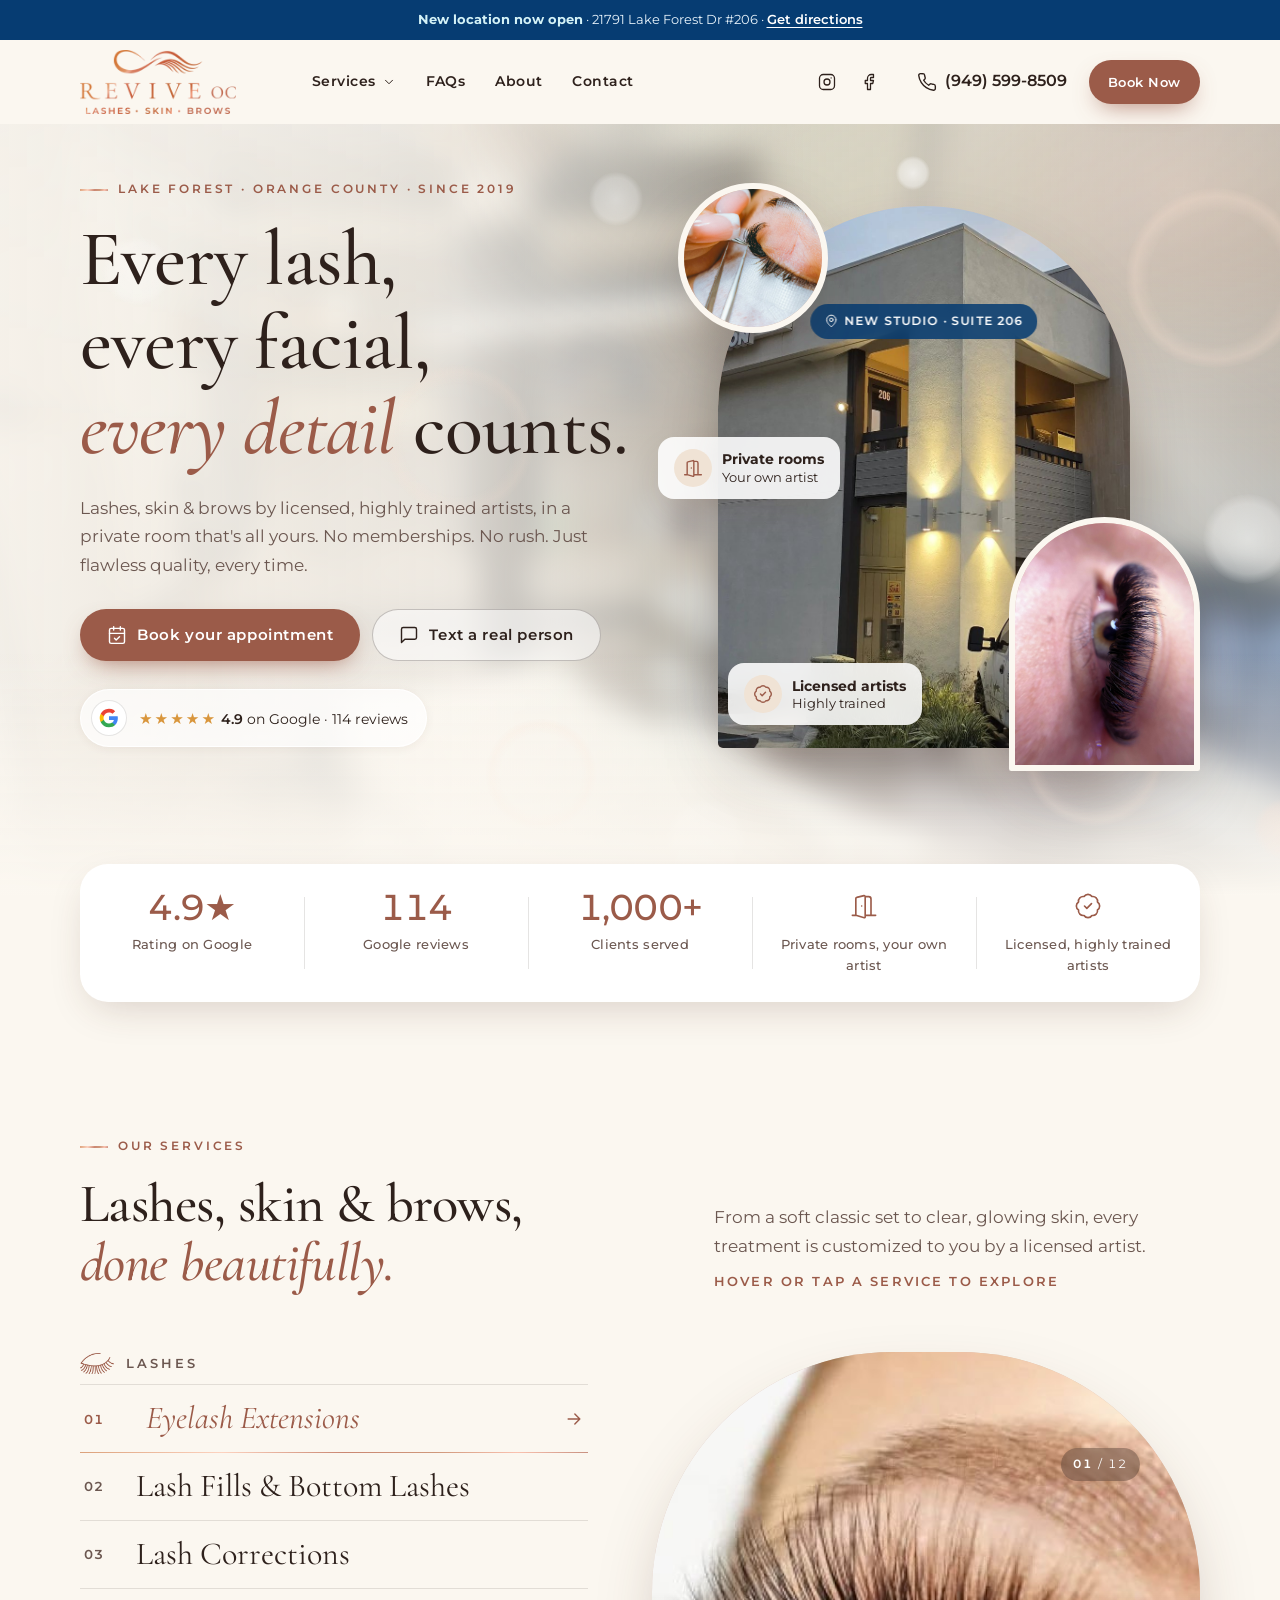
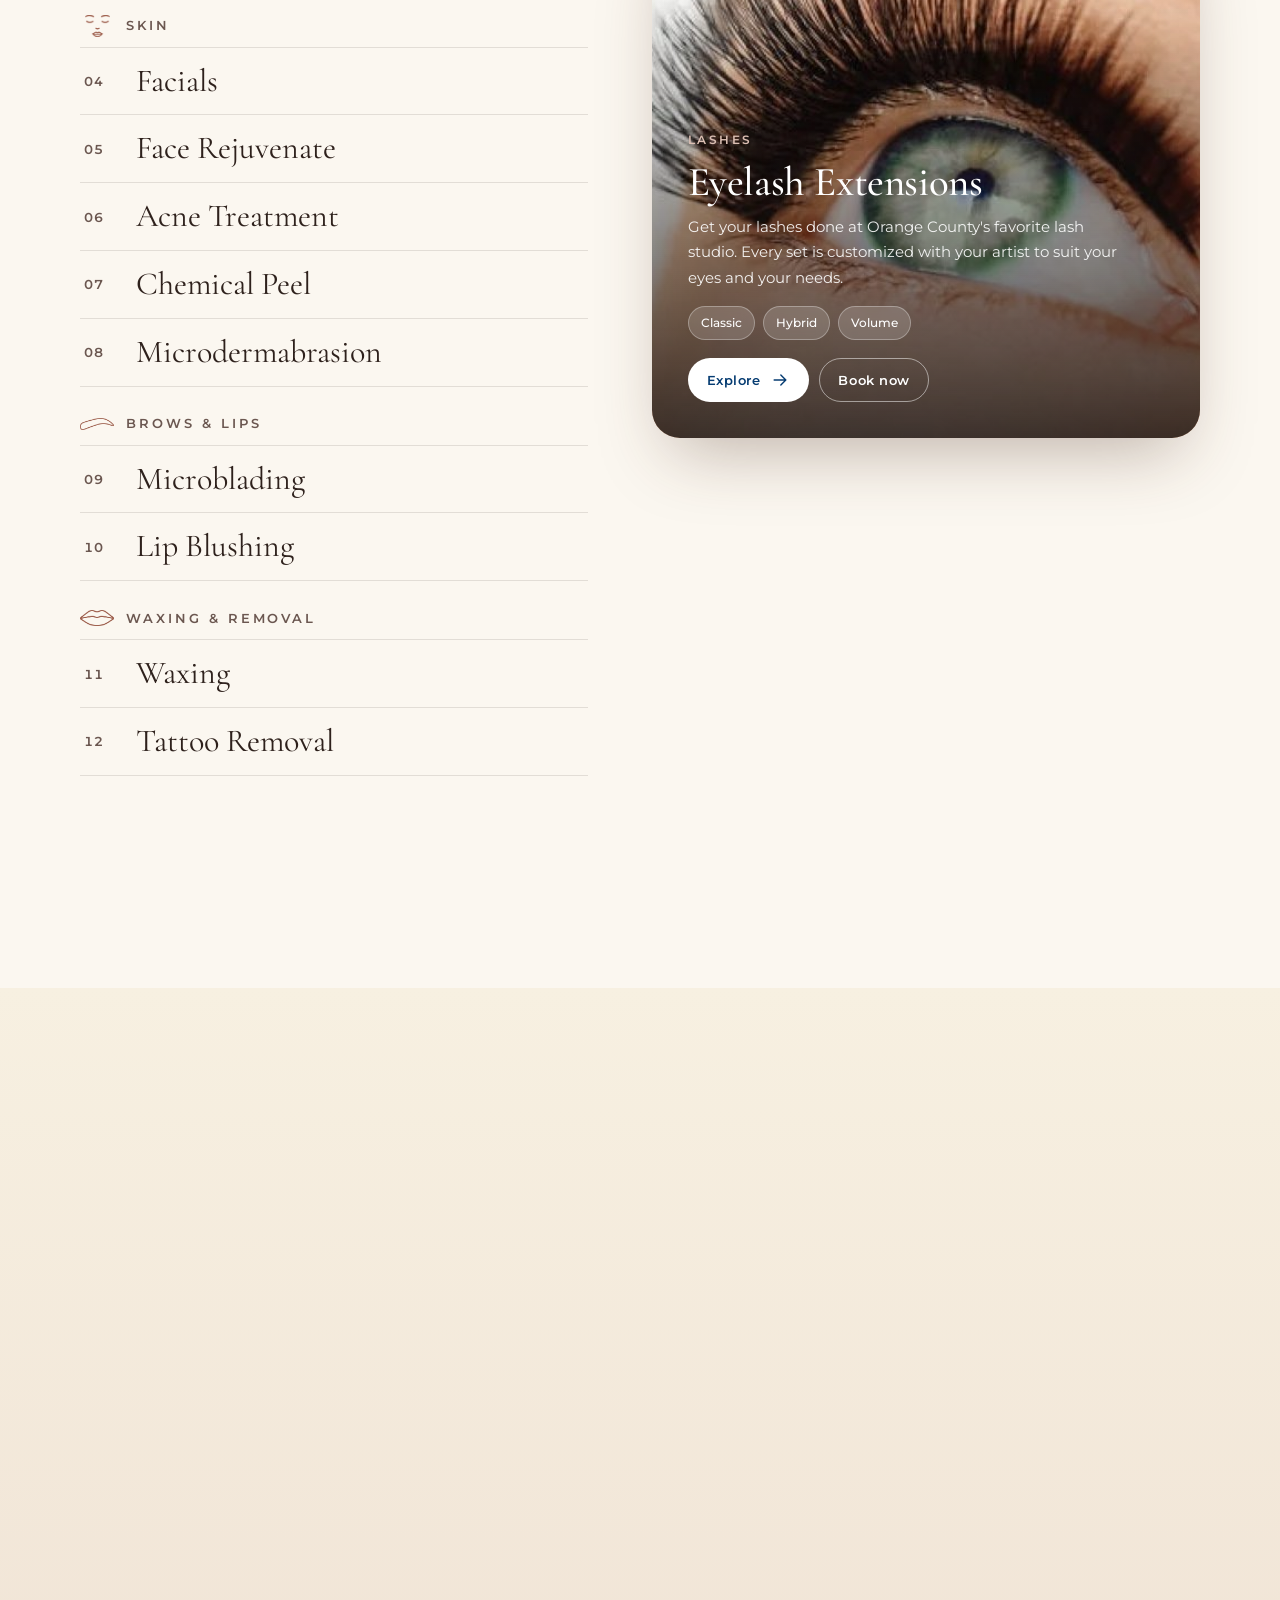
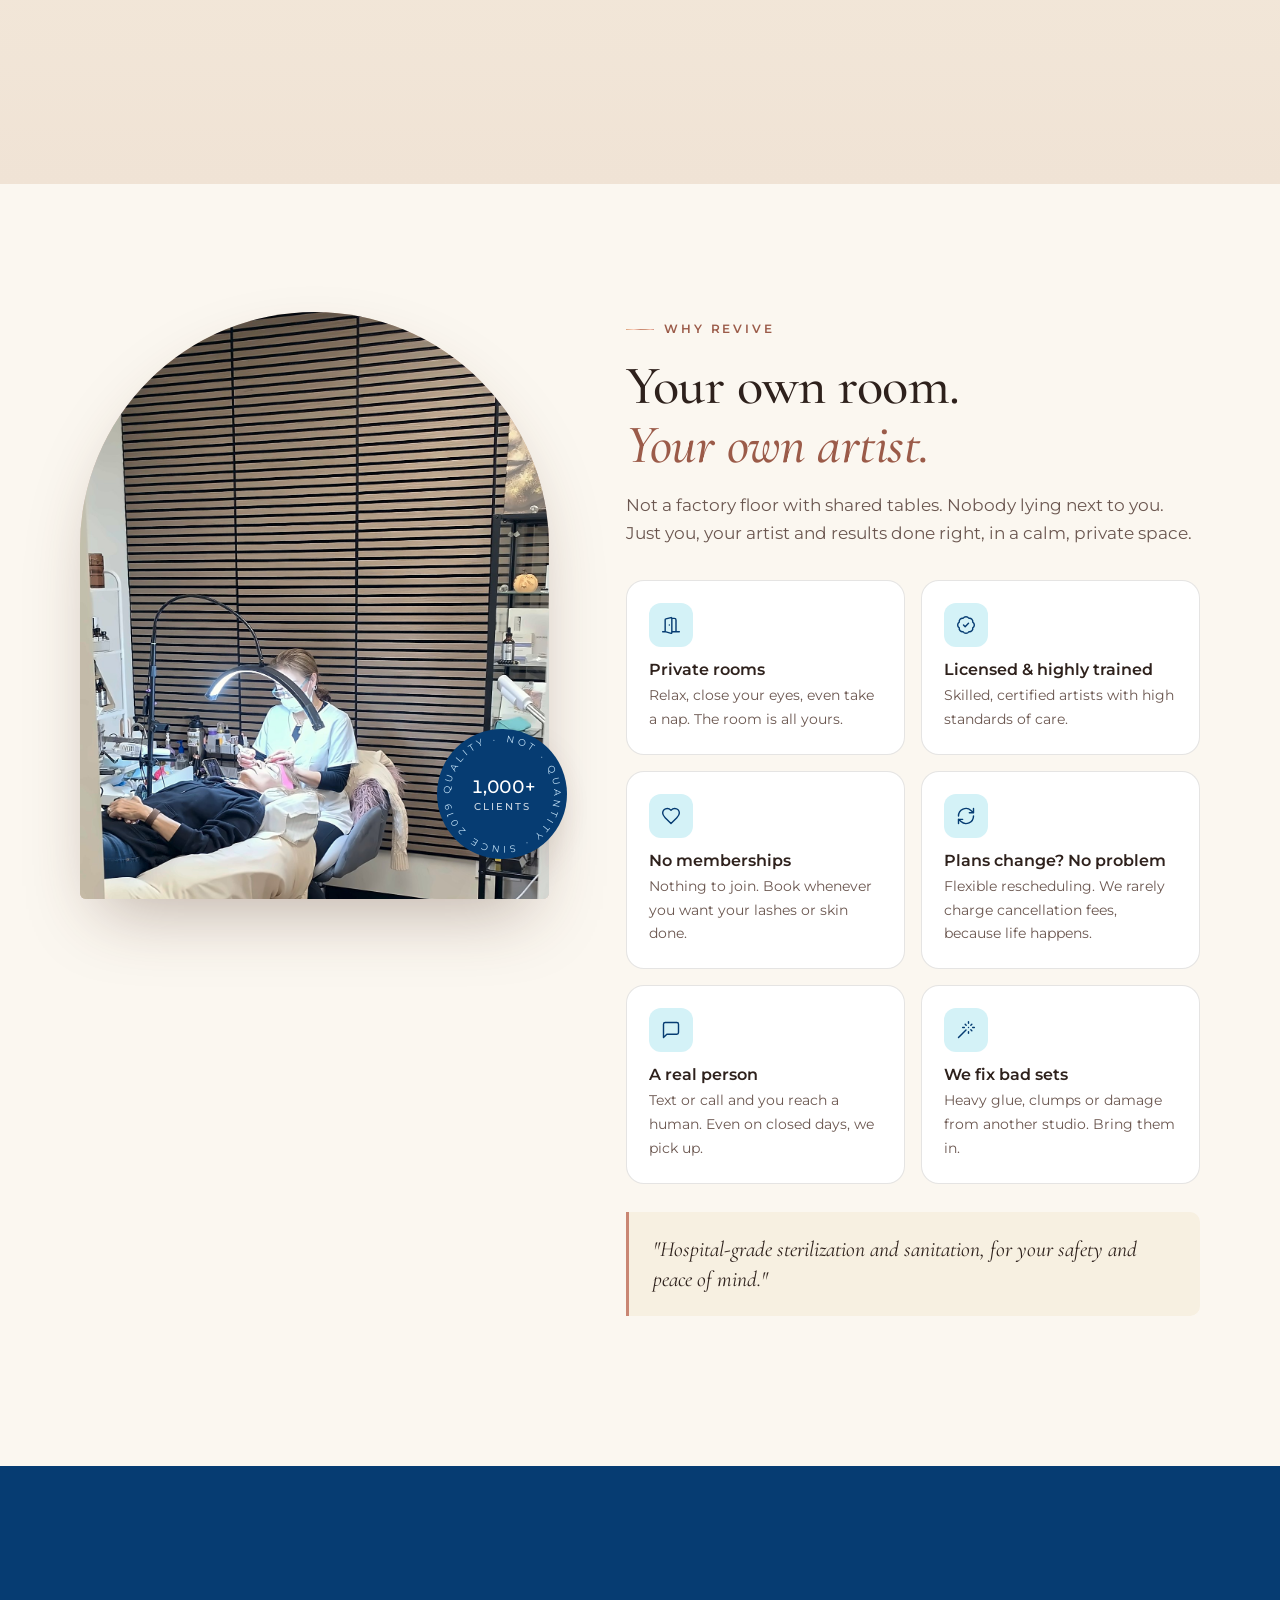
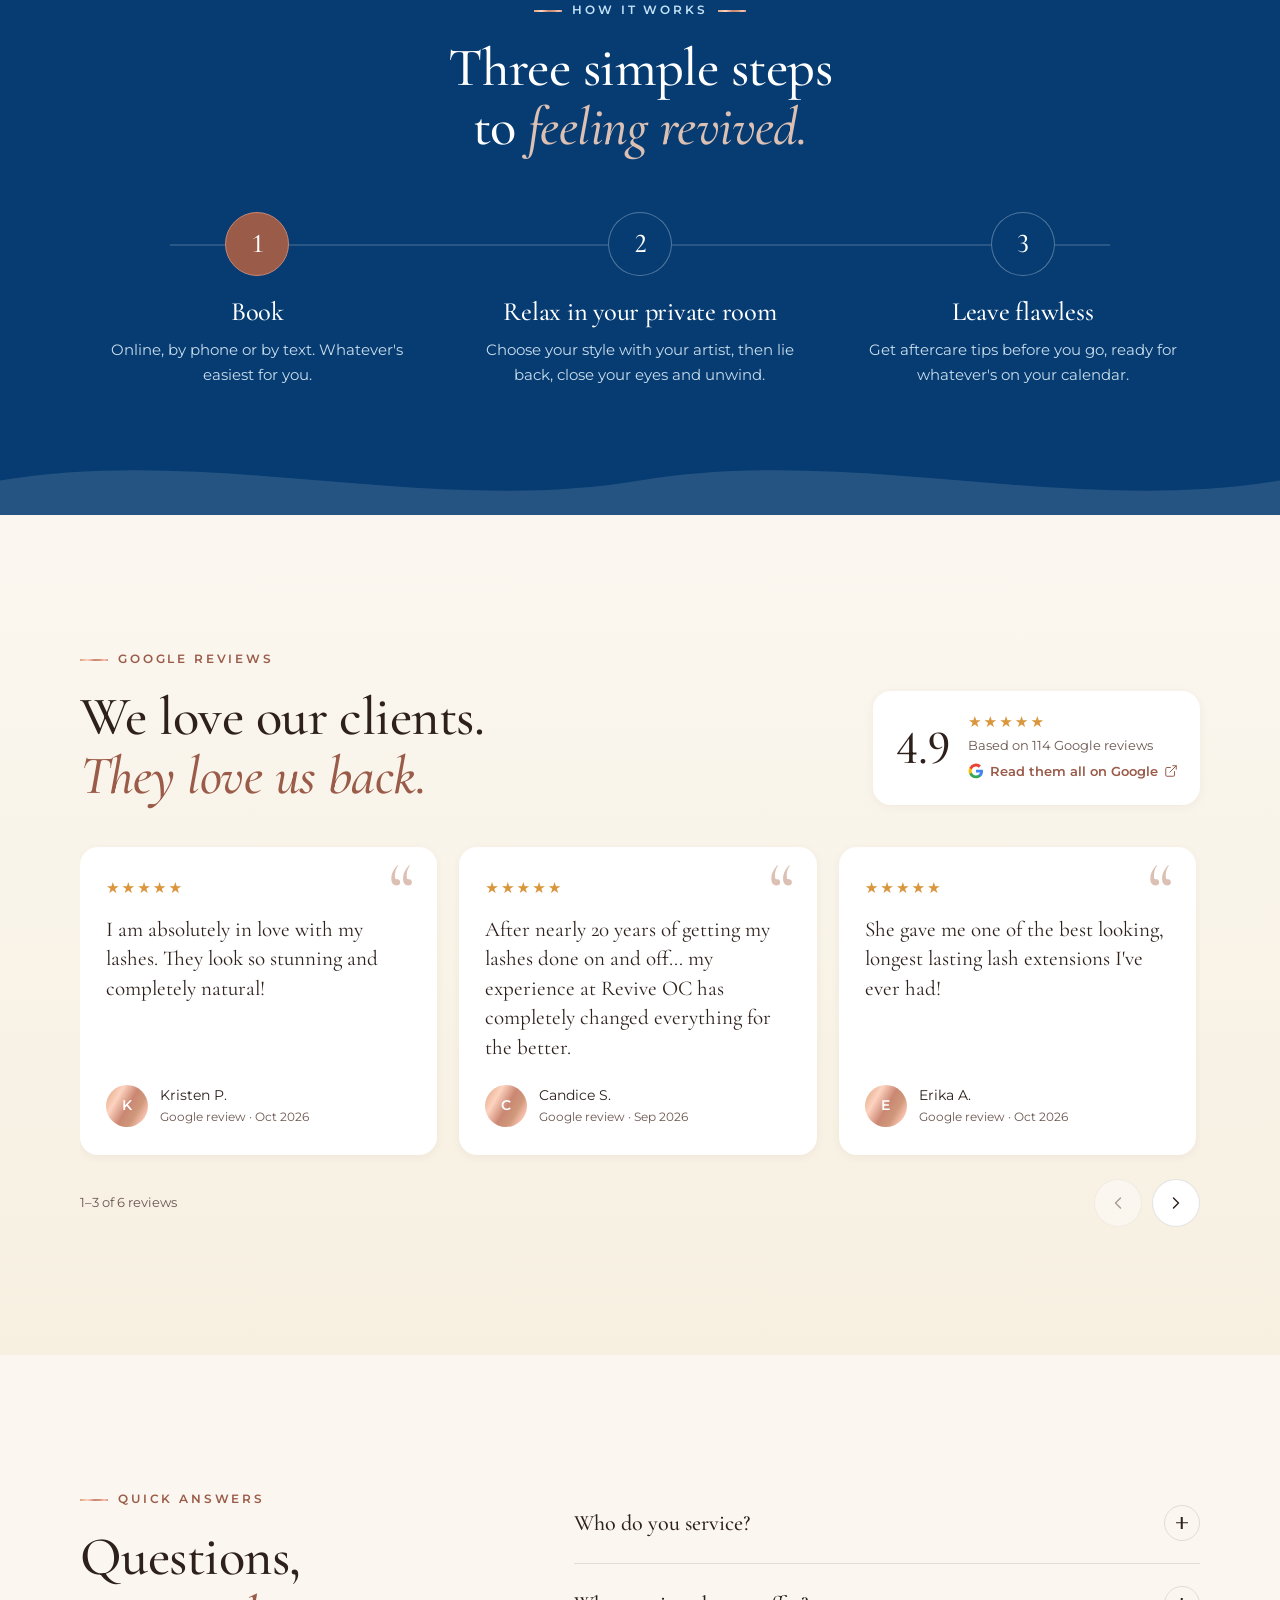
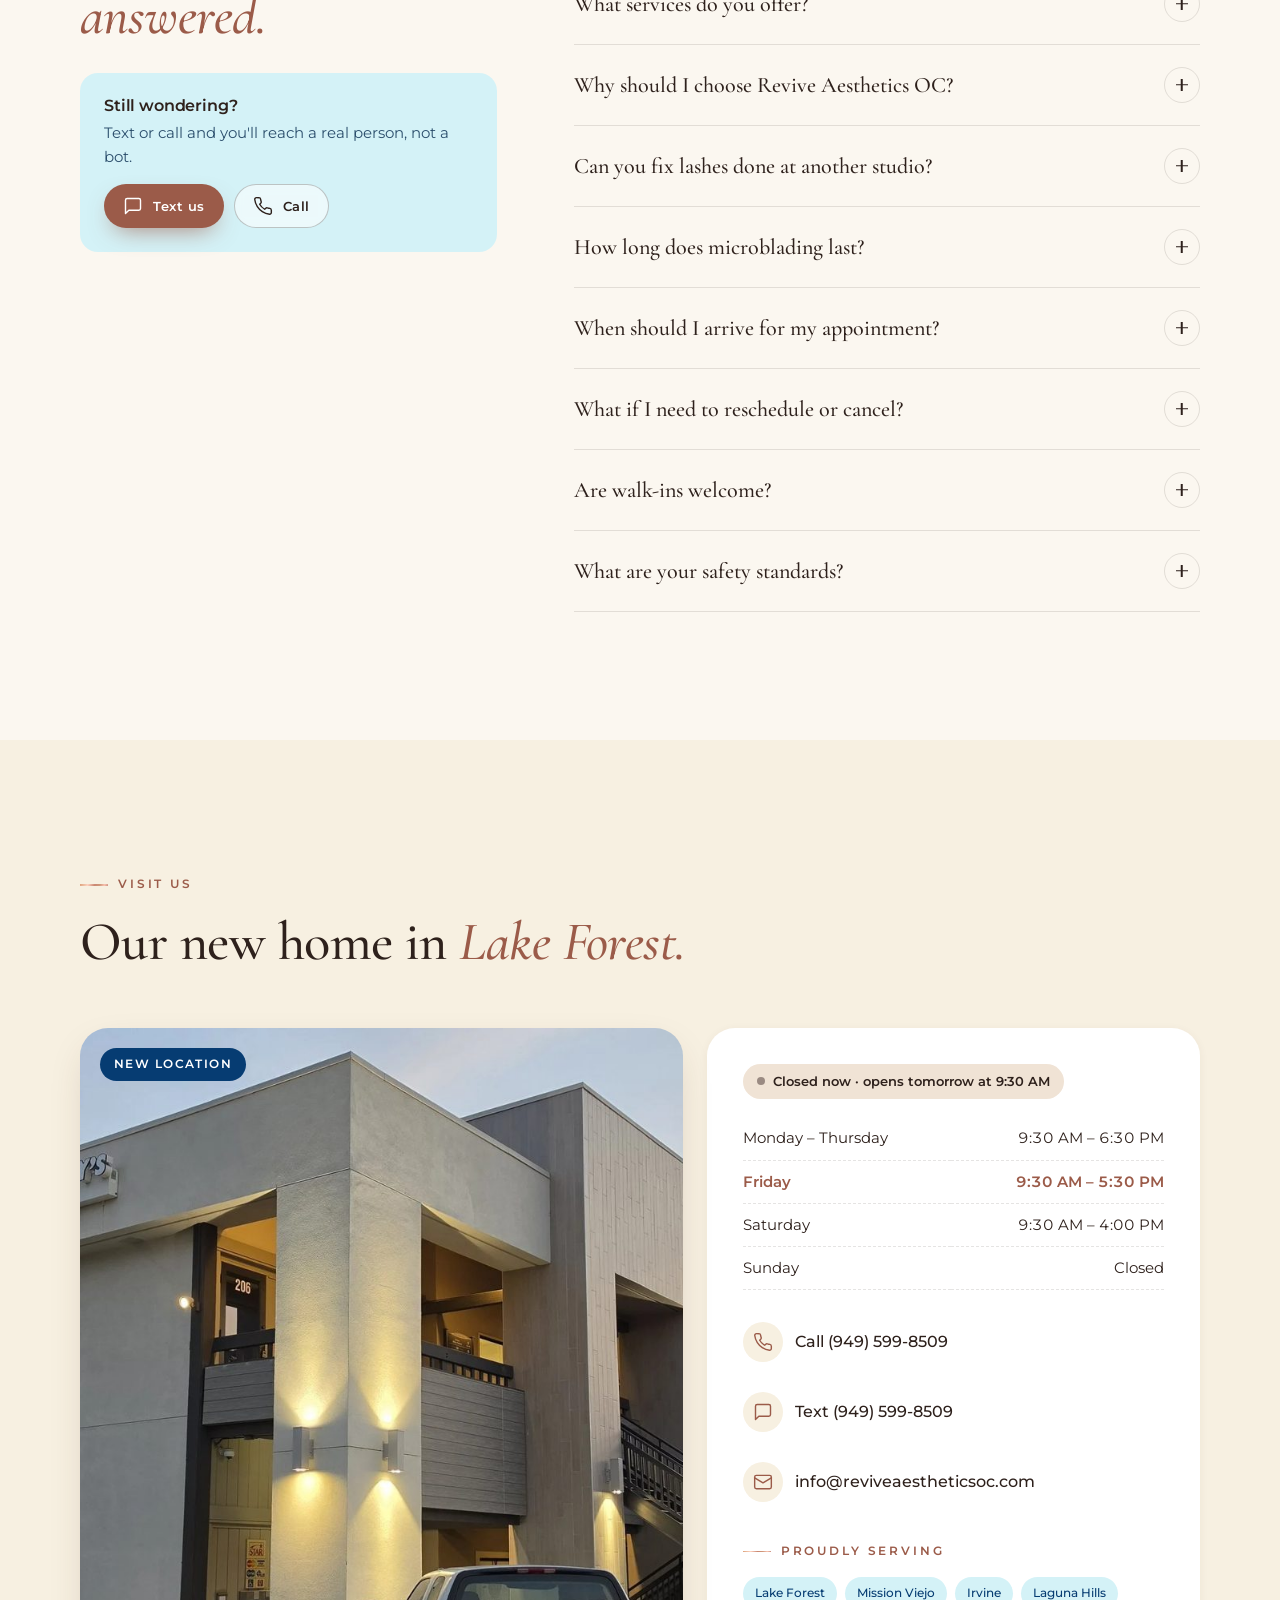
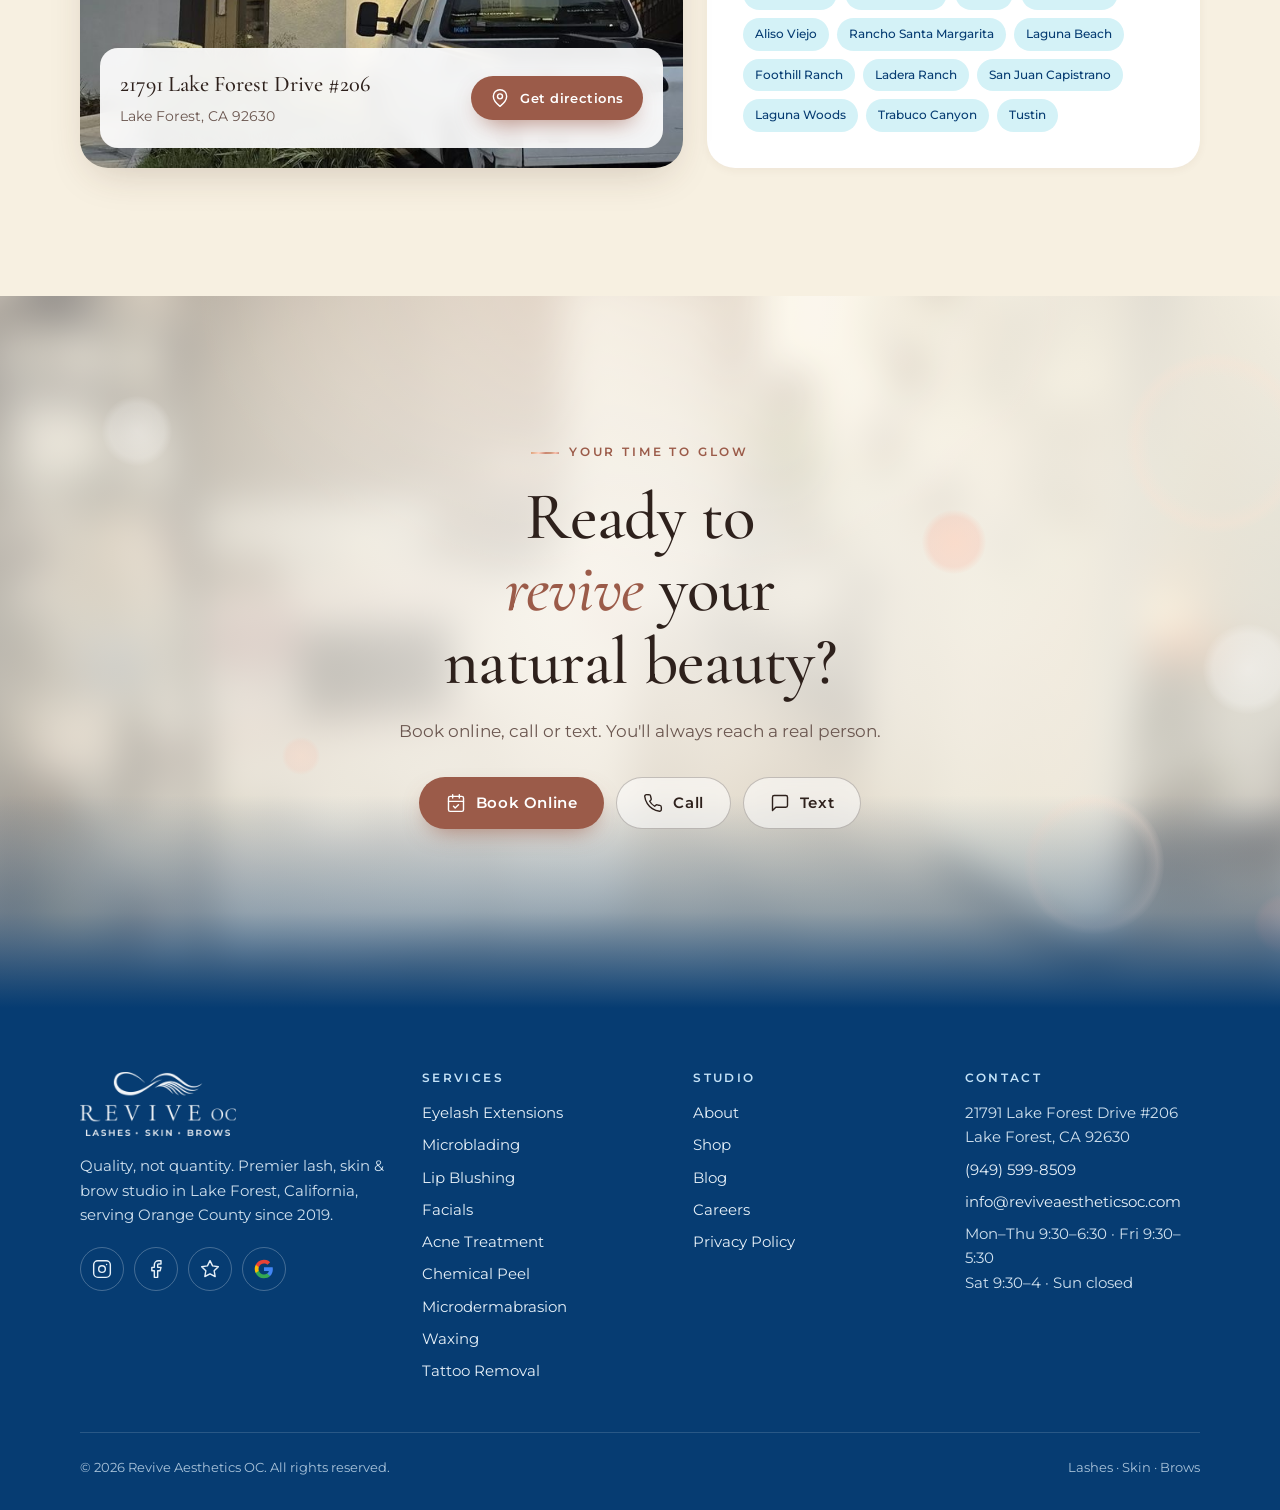
<file: option-c.html>
<!doctype html>
<html lang="en">
<head>
<meta charset="utf-8">
<meta name="robots" content="noindex, nofollow">
<meta name="viewport" content="width=device-width, initial-scale=1">
<title>Revive Aesthetics OC | Lashes, Skin &amp; Brows in Lake Forest, Orange County</title>
<meta name="description" content="Eyelash extensions, facials, microblading, lip blushing and more in Lake Forest, CA. Private rooms, your own licensed artist. 4.9 stars on Google from 114 reviews.">
<link rel="icon" href="assets/favicon.png">
<link rel="preconnect" href="https://fonts.googleapis.com">
<link rel="preconnect" href="https://fonts.gstatic.com" crossorigin>
<link href="https://fonts.googleapis.com/css2?family=Cormorant+Garamond:ital,wght@0,400;0,500;0,600;1,400;1,500&family=Montserrat:wght@400;500;600&display=swap" rel="stylesheet">
<link rel="stylesheet" href="assets/css/site.css">
<link rel="stylesheet" href="assets/css/nav.css">
<link rel="stylesheet" href="assets/css/bg-c.css">
</head>
<body>
<a class="skip" href="#main">Skip to content</a>
<div class="progress" aria-hidden="true"></div>

<!-- Icon sprite (Lucide-style, 24px grid) -->
<svg width="0" height="0" style="position:absolute" aria-hidden="true">
  <symbol id="i-phone" viewBox="0 0 24 24"><path d="M22 16.9v3a2 2 0 0 1-2.2 2 19.8 19.8 0 0 1-8.6-3.1 19.5 19.5 0 0 1-6-6A19.8 19.8 0 0 1 2.1 4.2 2 2 0 0 1 4.1 2h3a2 2 0 0 1 2 1.7c.1 1 .4 1.9.7 2.8a2 2 0 0 1-.5 2.1L8 9.9a16 16 0 0 0 6 6l1.3-1.3a2 2 0 0 1 2.1-.4c.9.3 1.8.6 2.8.7a2 2 0 0 1 1.7 2z"/></symbol>
  <symbol id="i-msg" viewBox="0 0 24 24"><path d="M21 15a2 2 0 0 1-2 2H7l-4 4V5a2 2 0 0 1 2-2h14a2 2 0 0 1 2 2z"/></symbol>
  <symbol id="i-cal" viewBox="0 0 24 24"><rect x="3" y="4" width="18" height="18" rx="2"/><path d="M16 2v4M8 2v4M3 10h18M9 16l2 2 4-4"/></symbol>
  <symbol id="i-arrow" viewBox="0 0 24 24"><path d="M5 12h14M13 6l6 6-6 6"/></symbol>
  <symbol id="i-left" viewBox="0 0 24 24"><path d="M15 18l-6-6 6-6"/></symbol>
  <symbol id="i-right" viewBox="0 0 24 24"><path d="M9 18l6-6-6-6"/></symbol>
  <symbol id="i-pin" viewBox="0 0 24 24"><path d="M20 10c0 6-8 12-8 12S4 16 4 10a8 8 0 0 1 16 0z"/><circle cx="12" cy="10" r="3"/></symbol>
  <symbol id="i-mail" viewBox="0 0 24 24"><rect x="2" y="4" width="20" height="16" rx="2"/><path d="M22 7l-10 6L2 7"/></symbol>
  <symbol id="i-door" viewBox="0 0 24 24"><path d="M13 4h3a2 2 0 0 1 2 2v14M2 20h3M13 20h9M10 12v.01M13 4.6v16.8a.6.6 0 0 1-.8.6L5 20V5.6a1 1 0 0 1 .8-1L12 3.1a.8.8 0 0 1 1 .8z"/></symbol>
  <symbol id="i-badge" viewBox="0 0 24 24"><path d="M3.9 8.6a4 4 0 0 1 4.7-4.7 4 4 0 0 1 6.8 0 4 4 0 0 1 4.7 4.7 4 4 0 0 1 0 6.8 4 4 0 0 1-4.7 4.7 4 4 0 0 1-6.8 0 4 4 0 0 1-4.7-4.7 4 4 0 0 1 0-6.8z"/><path d="M9 12l2 2 4-4"/></symbol>
  <symbol id="i-heart" viewBox="0 0 24 24"><path d="M19 14c1.5-1.5 3-3.2 3-5.5A5.5 5.5 0 0 0 16.5 3c-1.8 0-3 .5-4.5 2-1.5-1.5-2.7-2-4.5-2A5.5 5.5 0 0 0 2 8.5c0 2.3 1.5 4 3 5.5l7 7z"/></symbol>
  <symbol id="i-users" viewBox="0 0 24 24"><path d="M16 21v-2a4 4 0 0 0-4-4H6a4 4 0 0 0-4 4v2"/><circle cx="9" cy="7" r="4"/><path d="M22 21v-2a4 4 0 0 0-3-3.9M16 3.1a4 4 0 0 1 0 7.8"/></symbol>
  <symbol id="i-star" viewBox="0 0 24 24"><path d="M12 2l3.1 6.3 6.9 1-5 4.9 1.2 6.8L12 17.8 5.8 21l1.2-6.8-5-4.9 6.9-1z"/></symbol>
  <symbol id="i-refresh" viewBox="0 0 24 24"><path d="M3 12a9 9 0 0 1 15-6.7L21 8M21 3v5h-5M21 12a9 9 0 0 1-15 6.7L3 16M3 21v-5h5"/></symbol>
  <symbol id="i-wand" viewBox="0 0 24 24"><path d="M15 4V2M15 16v-2M8 9h2M20 9h2M17.8 11.8 19 13M15 9h.01M17.8 6.2 19 5M3 21l9-9M12.2 6.2 11 5"/></symbol>
  <symbol id="i-sparkle" viewBox="0 0 24 24"><path d="M12 3l1.9 5.8L20 11l-6.1 2.2L12 19l-1.9-5.8L4 11l6.1-2.2z"/></symbol>
  <symbol id="i-clock" viewBox="0 0 24 24"><circle cx="12" cy="12" r="10"/><path d="M12 6v6l4 2"/></symbol>
  <symbol id="i-cal2" viewBox="0 0 24 24"><rect x="3" y="4" width="18" height="18" rx="2"/><path d="M16 2v4M8 2v4M3 10h18"/></symbol>
  <symbol id="i-menu" viewBox="0 0 24 24"><path d="M4 7h16M4 12h16M4 17h10"/></symbol>
  <symbol id="i-x" viewBox="0 0 24 24"><path d="M18 6 6 18M6 6l12 12"/></symbol>
  <symbol id="i-ig" viewBox="0 0 24 24"><rect x="2" y="2" width="20" height="20" rx="5"/><circle cx="12" cy="12" r="4"/><path d="M17.5 6.5h.01"/></symbol>
  <symbol id="i-fb" viewBox="0 0 24 24"><path d="M18 2h-3a5 5 0 0 0-5 5v3H7v4h3v8h4v-8h3l1-4h-4V7a1 1 0 0 1 1-1h3z"/></symbol>
  <symbol id="i-ext" viewBox="0 0 24 24"><path d="M15 3h6v6M10 14 21 3M18 13v6a2 2 0 0 1-2 2H5a2 2 0 0 1-2-2V8a2 2 0 0 1 2-2h6"/></symbol>
  <symbol id="i-google" viewBox="0 0 24 24"><path fill="#4285F4" stroke="none" d="M22.6 12.3c0-.8-.1-1.6-.2-2.3H12v4.3h5.9a5 5 0 0 1-2.2 3.3v2.8h3.6c2.1-1.9 3.3-4.8 3.3-8.1z"/><path fill="#34A853" stroke="none" d="M12 23c3 0 5.5-1 7.3-2.7l-3.6-2.8c-1 .7-2.2 1.1-3.7 1.1-2.9 0-5.3-1.9-6.2-4.5H2.1v2.9A11 11 0 0 0 12 23z"/><path fill="#FBBC05" stroke="none" d="M5.8 14.1a6.6 6.6 0 0 1 0-4.2V7H2.1a11 11 0 0 0 0 9.9z"/><path fill="#EA4335" stroke="none" d="M12 5.4c1.6 0 3.1.6 4.2 1.6l3.2-3.2A11 11 0 0 0 2.1 7l3.7 2.9C6.7 7.3 9.1 5.4 12 5.4z"/></symbol>
  <symbol id="i-check" viewBox="0 0 24 24"><circle cx="12" cy="12" r="10"/><path d="M8 12.5l2.6 2.6L16 9.6"/></symbol>
  <symbol id="i-ban" viewBox="0 0 24 24"><circle cx="12" cy="12" r="10"/><path d="M5 5l14 14"/></symbol>
  <symbol id="i-info" viewBox="0 0 24 24"><circle cx="12" cy="12" r="10"/><path d="M12 16v-4M12 8h.01"/></symbol>
  <symbol id="i-camera" viewBox="0 0 24 24"><path d="M14.5 4h-5L7 7H4a2 2 0 0 0-2 2v9a2 2 0 0 0 2 2h16a2 2 0 0 0 2-2V9a2 2 0 0 0-2-2h-3z"/><circle cx="12" cy="13" r="3"/></symbol>
  <symbol id="i-drop" viewBox="0 0 24 24"><path d="M12 2.7l5.7 5.6a8 8 0 1 1-11.3 0z"/></symbol>
  <symbol id="i-sun" viewBox="0 0 24 24"><circle cx="12" cy="12" r="4"/><path d="M12 2v2M12 20v2M4.9 4.9l1.4 1.4M17.7 17.7l1.4 1.4M2 12h2M20 12h2M4.9 19.1l1.4-1.4M17.7 6.3l1.4-1.4"/></symbol>
  <symbol id="i-chev" viewBox="0 0 24 24"><path d="M6 9l6 6 6-6"/></symbol>
</svg>

<div class="announce" role="region" aria-label="Announcements">
  <strong>New location now open</strong> · 21791 Lake Forest Dr #206 · <a href="#visit">Get directions</a>
</div>

<header class="hdr" id="hdr">
  <div class="wrap hdr-in">
    <a class="logo" href="#top" aria-label="Revive Aesthetics OC, home"><img src="assets/logo.png" alt="Revive OC — Lashes, Skin, Brows" width="720" height="296"></a>
    <nav class="nav" aria-label="Main">
      <ul class="nav-list">
        <li class="nav-dd">
          <button class="nav-link nav-dd-btn" type="button" aria-expanded="false" aria-controls="nav-svc">Services<svg class="ico chev" aria-hidden="true"><use href="#i-chev"/></svg></button>
          <div class="nav-panel" id="nav-svc">
          <div class="nav-col"><h4>Lashes</h4><ul><li><a href="eyelash-extensions-orange-county.html"><b>Eyelash Extensions</b><small>Classic, hybrid & volume sets</small></a></li></ul><h4>Brows &amp; lips</h4><ul><li><a href="microblading-orange-county-california.html"><b>Microblading</b><small>Natural, hair-like brows</small></a></li><li><a href="lip-blushing-orange-county.html"><b>Lip Blushing</b><small>A soft, natural tint</small></a></li></ul></div>
          <div class="nav-col"><h4>Skin</h4><ul><li><a href="facials-orange-county.html"><b>Facials</b><small>Customized for your skin</small></a></li><li><a href="acne-treatment-orange-county.html"><b>Acne Treatment</b><small>Clearer skin for all ages</small></a></li><li><a href="chemical-peel-orange-county.html"><b>Chemical Peel</b><small>Soft, smooth, radiant skin</small></a></li><li><a href="microdermabrasion-orange-county.html"><b>Microdermabrasion</b><small>A full-face refresh</small></a></li></ul></div>
          <div class="nav-col"><h4>Waxing</h4><ul><li><a href="waxing-orange-county.html"><b>Waxing</b><small>Smooth for weeks</small></a></li></ul><h4>Removal</h4><ul><li><a href="tattoo-removal-orange-county.html"><b>Tattoo Removal</b><small>Gentle, non-laser saline removal</small></a></li></ul></div>
            <div class="nav-feat"><b>Not sure what to book?</b><p>Text us and a real person will help you choose.</p><a class="btn btn-primary btn-sm" href="sms:+19495998509"><svg class="ico" aria-hidden="true"><use href="#i-msg"/></svg>Text us</a></div>
          </div>
        </li>
        <li><a class="nav-link" href="#faq">FAQs</a></li>
        <li><a class="nav-link" href="https://www.reviveaestheticsoc.com/about">About</a></li>
        <li><a class="nav-link" href="#visit">Contact</a></li>
      </ul>
    </nav>
    <div class="hdr-cta">
      <div class="hdr-social">
        <a href="https://www.instagram.com/reviveaestheticsoc/" target="_blank" rel="noopener" aria-label="Instagram"><svg class="ico" aria-hidden="true"><use href="#i-ig"/></svg></a>
        <a href="https://www.facebook.com/ReviveAestheticsOC/" target="_blank" rel="noopener" aria-label="Facebook"><svg class="ico" aria-hidden="true"><use href="#i-fb"/></svg></a>
      </div>
      <a class="hdr-phone" href="tel:+19495998509" aria-label="Call (949) 599-8509"><svg class="ico" aria-hidden="true"><use href="#i-phone"/></svg><span>(949) 599-8509</span></a>
      <a class="btn btn-primary btn-sm" href="https://www.reviveaestheticsoc.com/book">Book Now</a>
      <button class="burger" id="nav-burger" type="button" aria-label="Open menu" aria-expanded="false" aria-controls="mnav"><svg class="ico" aria-hidden="true"><use href="#i-menu"/></svg></button>
    </div>
  </div>
</header>

<div class="mnav" id="mnav" aria-hidden="true" inert>
  <div class="mnav-top">
    <a class="logo" href="#top" aria-label="Revive Aesthetics OC, home"><img src="assets/logo.png" alt="Revive OC" width="720" height="296" loading="lazy"></a>
    <button class="burger" id="mnav-close" type="button" aria-label="Close menu" style="display:grid"><svg class="ico" aria-hidden="true"><use href="#i-x"/></svg></button>
  </div>
  <div class="mnav-body">
    <details open><summary>Services<svg class="ico" aria-hidden="true"><use href="#i-chev"/></svg></summary><div class="mnav-svc"><a href="eyelash-extensions-orange-county.html">Eyelash Extensions<small>Lashes</small></a><a href="microblading-orange-county-california.html">Microblading<small>Brows</small></a><a href="lip-blushing-orange-county.html">Lip Blushing<small>Lips</small></a><a href="facials-orange-county.html">Facials<small>Skin</small></a><a href="acne-treatment-orange-county.html">Acne Treatment<small>Skin</small></a><a href="chemical-peel-orange-county.html">Chemical Peel<small>Skin</small></a><a href="microdermabrasion-orange-county.html">Microdermabrasion<small>Skin</small></a><a href="waxing-orange-county.html">Waxing<small>Waxing</small></a><a href="tattoo-removal-orange-county.html">Tattoo Removal<small>Removal</small></a></div></details>
    <a href="#faq">FAQs</a>
    <a href="https://www.reviveaestheticsoc.com/about">About</a>
    <a href="#visit">Contact</a>
    <div class="mnav-cta">
      <a class="btn btn-primary" href="https://www.reviveaestheticsoc.com/book"><svg class="ico" aria-hidden="true"><use href="#i-cal"/></svg>Book Now</a>
      <a class="btn btn-ghost" href="tel:+19495998509"><svg class="ico" aria-hidden="true"><use href="#i-phone"/></svg>Call (949) 599-8509</a>
    </div>
    <div class="mnav-soc">
      <a href="https://www.instagram.com/reviveaestheticsoc/" target="_blank" rel="noopener" aria-label="Instagram"><svg class="ico" aria-hidden="true"><use href="#i-ig"/></svg></a>
      <a href="https://www.facebook.com/ReviveAestheticsOC/" target="_blank" rel="noopener" aria-label="Facebook"><svg class="ico" aria-hidden="true"><use href="#i-fb"/></svg></a>
      <a href="https://share.google/rGYHAwpQW4pRFW2L9" target="_blank" rel="noopener" aria-label="Google reviews"><svg class="ico" aria-hidden="true"><use href="#i-google"/></svg></a>
    </div>
  </div>
</div>

<main id="main">
<!-- HERO -->
<section class="hero" id="top">
  <div class="wrap hero-grid">
    <div>
      <span class="eyebrow rl">Lake Forest · Orange County · Since 2019</span>
      <h1 class="rl d1"><span class="line">Every lash, every facial,</span> <span class="line"><em>every detail</em> counts.</span></h1>
      <p class="lede rl d2">Lashes, skin &amp; brows by licensed, highly trained artists, in a private room that's all yours. No memberships. No rush. Just flawless quality, every time.</p>
      <div class="hero-ctas rl d3">
        <a class="btn btn-primary" href="https://www.reviveaestheticsoc.com/book"><svg class="ico"><use href="#i-cal"/></svg>Book your appointment</a>
        <a class="btn btn-ghost" href="sms:+19495998509"><svg class="ico"><use href="#i-msg"/></svg>Text a real person</a>
      </div>
      <a class="rating-chip rl d4" href="https://share.google/rGYHAwpQW4pRFW2L9" target="_blank" rel="noopener">
        <span class="g-badge"><svg class="ico"><use href="#i-google"/></svg></span>
        <span><span class="stars" aria-hidden="true">★★★★★</span> <b>4.9</b> on Google · 114 reviews</span>
      </a>
    </div>
    <div class="hero-art rl d2">
      <div class="sun layer" data-speed="-0.12" aria-hidden="true"></div>
      <div class="arch arch-main"><img src="assets/img/building.jpg" alt="The Revive Aesthetics OC studio building on Lake Forest Drive, lit at dusk" width="1060" height="1155" fetchpriority="high"><span class="arch-pill"><svg class="ico"><use href="#i-pin"/></svg>New studio · Suite 206</span></div>
      <div class="arch arch-mini layer" data-speed="0.06"><img src="assets/img/lash-volume-closeup.jpg" alt="Close-up of full, fluffy volume lash extensions" width="1000" height="1333"></div>
      <div class="arch arch-dot layer" data-speed="-0.04"><img src="assets/img/hero-lash.jpg" alt="Lash artist placing an extension with tweezers" width="2200" height="1467"></div>
      <div class="float float-1"><span class="ic"><svg class="ico"><use href="#i-door"/></svg></span><span><b>Private rooms</b>Your own artist</span></div>
      <div class="float float-2"><span class="ic"><svg class="ico"><use href="#i-badge"/></svg></span><span><b>Licensed artists</b>Highly trained</span></div>
    </div>
  </div>
  <!-- Background option C: studio glow -->
  <div class="bgC" aria-hidden="true">
    <img class="bgC-photo layer" data-speed="0.12" src="assets/img/studio-treatment-room-wide.jpg" alt="" width="1800" height="1388" decoding="async">
    <div class="bgC-wash"></div>
    <div class="bgC-leak"></div>
    <span class="bgC-b w" style="--x:58%;--y:12%;--s:120px;--d:22s;--o:0.55"></span><span class="bgC-b c" style="--x:72%;--y:30%;--s:64px;--d:18s;--o:0.7"></span><span class="bgC-b b" style="--x:88%;--y:8%;--s:180px;--d:30s;--o:0.35"></span><span class="bgC-b w" style="--x:94%;--y:46%;--s:90px;--d:26s;--o:0.5"></span><span class="bgC-b c" style="--x:64%;--y:58%;--s:46px;--d:16s;--o:0.65"></span><span class="bgC-b b" style="--x:80%;--y:70%;--s:140px;--d:28s;--o:0.4"></span><span class="bgC-b w" style="--x:46%;--y:6%;--s:54px;--d:20s;--o:0.45"></span><span class="bgC-b b" style="--x:38%;--y:74%;--s:110px;--d:32s;--o:0.3"></span><span class="bgC-b w" style="--x:8%;--y:14%;--s:70px;--d:24s;--o:0.35"></span><span class="bgC-b c" style="--x:22%;--y:62%;--s:38px;--d:18s;--o:0.4"></span><span class="bgC-b w" style="--x:52%;--y:84%;--s:80px;--d:22s;--o:0.45"></span><span class="bgC-b c" style="--x:98%;--y:84%;--s:60px;--d:20s;--o:0.55"></span><span class="bgC-b w" style="--x:70%;--y:4%;--s:34px;--d:14s;--o:0.7"></span><span class="bgC-b b" style="--x:30%;--y:30%;--s:150px;--d:34s;--o:0.18"></span>
    <div class="bgC-fade"></div>
  </div>
</section>

<!-- PROOF STRIP -->
<section class="proof" aria-label="Why clients trust Revive">
  <div class="wrap">
    <div class="proof-card rv">
      <a class="stat" href="https://share.google/rGYHAwpQW4pRFW2L9" target="_blank" rel="noopener"><div class="num"><span data-count="4.9" data-dec="1">4.9</span>★</div><div class="lbl">Rating on Google</div></a>
      <a class="stat" href="https://share.google/rGYHAwpQW4pRFW2L9" target="_blank" rel="noopener"><div class="num" data-count="114">114</div><div class="lbl">Google reviews</div></a>
      <div class="stat"><div class="num"><span data-count="1000" data-sep>1,000</span>+</div><div class="lbl">Clients served</div></div>
      <div class="stat"><div class="num"><svg class="ico"><use href="#i-door"/></svg></div><div class="lbl">Private rooms, your own artist</div></div>
      <div class="stat"><div class="num"><svg class="ico"><use href="#i-badge"/></svg></div><div class="lbl">Licensed, highly trained artists</div></div>
    </div>
  </div>
</section>

<!-- SERVICES -->
<section class="sec services" id="services">
  <div class="wrap">
    <div class="sc-head">
      <div class="sec-head rv" style="margin-bottom:0">
        <span class="eyebrow">Our services</span>
        <h2>Lashes, skin &amp; brows, <em>done beautifully.</em></h2>
      </div>
      <p class="lede rv d1">From a soft classic set to clear, glowing skin, every treatment is customized to you by a licensed artist. <span class="sc-hint">Hover or tap a service to explore</span></p>
    </div>
    <div class="showcase">
      <div class="sc-list rv">
        <div class="sc-group">
          <h3 class="sc-gh"><span class="bi bi-eye" aria-hidden="true"></span>Lashes</h3>
          <div class="sc-item active" data-i="0" data-cat="Lashes">
            <button class="sc-btn" aria-expanded="true" aria-controls="sc-d0"><span class="sc-n">01</span><span class="sc-name">Eyelash Extensions</span><svg class="ico sc-arr" aria-hidden="true"><use href="#i-arrow"/></svg></button>
            <div class="sc-detail" id="sc-d0"><div class="sc-detail-in">
              <img class="sc-mimg" src="assets/img/lash-volume.jpg" alt="" loading="lazy" width="1000" height="667">
              <p class="sc-desc">Get your lashes done at Orange County's favorite lash studio. Every set is customized with your artist to suit your eyes and your needs.</p>
              <div class="sc-chips"><span>Classic</span><span>Hybrid</span><span>Volume</span></div>
              <a class="sc-link" href="eyelash-extensions-orange-county.html">Explore Eyelash Extensions<svg class="ico" aria-hidden="true"><use href="#i-arrow"/></svg></a>
            </div></div>
          </div>
          <div class="sc-item" data-i="1" data-cat="Lashes">
            <button class="sc-btn" aria-expanded="false" aria-controls="sc-d1"><span class="sc-n">02</span><span class="sc-name">Lash Fills &amp; Bottom Lashes</span><svg class="ico sc-arr" aria-hidden="true"><use href="#i-arrow"/></svg></button>
            <div class="sc-detail" id="sc-d1"><div class="sc-detail-in">
              <img class="sc-mimg" src="assets/img/lash-lift.jpg" alt="" loading="lazy" width="1000" height="667">
              <p class="sc-desc">Mini, semi-full and full fills keep your set at its fullest. Bottom lashes add extra definition that opens up your eyes.</p>
              <div class="sc-chips"><span>Mini fill</span><span>Semi-full fill</span><span>Full fill</span><span>Bottom lashes</span></div>
              <a class="sc-link" href="eyelash-extensions-orange-county.html">Explore Lash Fills &amp; Bottom Lashes<svg class="ico" aria-hidden="true"><use href="#i-arrow"/></svg></a>
            </div></div>
          </div>
          <div class="sc-item" data-i="2" data-cat="Lashes">
            <button class="sc-btn" aria-expanded="false" aria-controls="sc-d2"><span class="sc-n">03</span><span class="sc-name">Lash Corrections</span><svg class="ico sc-arr" aria-hidden="true"><use href="#i-arrow"/></svg></button>
            <div class="sc-detail" id="sc-d2"><div class="sc-detail-in">
              <img class="sc-mimg" src="assets/img/lash-fix.jpg" alt="" loading="lazy" width="1000" height="667">
              <p class="sc-desc">Too much glue or grouped lashes from another studio? We fix them when possible, so you love your lashes for any occasion.</p>
              <div class="sc-chips"><span>Too much glue</span><span>Grouped lashes</span><span>Other studios</span></div>
              <a class="sc-link" href="eyelash-extensions-orange-county.html">Explore Lash Corrections<svg class="ico" aria-hidden="true"><use href="#i-arrow"/></svg></a>
            </div></div>
          </div>
        </div>
        <div class="sc-group">
          <h3 class="sc-gh"><span class="bi bi-face" aria-hidden="true"></span>Skin</h3>
          <div class="sc-item" data-i="3" data-cat="Skin">
            <button class="sc-btn" aria-expanded="false" aria-controls="sc-d5"><span class="sc-n">04</span><span class="sc-name">Facials</span><svg class="ico sc-arr" aria-hidden="true"><use href="#i-arrow"/></svg></button>
            <div class="sc-detail" id="sc-d5"><div class="sc-detail-in">
              <img class="sc-mimg" src="assets/img/facial.jpg" alt="" loading="lazy" width="1000" height="667">
              <p class="sc-desc">Cleansing, exfoliation, extractions, massage, masks and serums, tailored to your skin with high-quality professional products.</p>
              <div class="sc-chips"><span>Deep cleansing</span><span>Hydration</span><span>Tailored to you</span></div>
              <a class="sc-link" href="facials-orange-county.html">Explore Facials<svg class="ico" aria-hidden="true"><use href="#i-arrow"/></svg></a>
            </div></div>
          </div>
          <div class="sc-item" data-i="4" data-cat="Skin">
            <button class="sc-btn" aria-expanded="false" aria-controls="sc-d6"><span class="sc-n">05</span><span class="sc-name">Face Rejuvenate</span><svg class="ico sc-arr" aria-hidden="true"><use href="#i-arrow"/></svg></button>
            <div class="sc-detail" id="sc-d6"><div class="sc-detail-in">
              <img class="sc-mimg" src="assets/img/rejuvenate.jpg" alt="" loading="lazy" width="1000" height="667">
              <p class="sc-desc">An advanced facial treatment to refresh, renew and bring back your natural glow.</p>
              <div class="sc-chips"><span>Advanced facial</span><span>Renew</span><span>Glow</span></div>
              <a class="sc-link" href="facials-orange-county.html">Explore Face Rejuvenate<svg class="ico" aria-hidden="true"><use href="#i-arrow"/></svg></a>
            </div></div>
          </div>
          <div class="sc-item" data-i="5" data-cat="Skin">
            <button class="sc-btn" aria-expanded="false" aria-controls="sc-d7"><span class="sc-n">06</span><span class="sc-name">Acne Treatment</span><svg class="ico sc-arr" aria-hidden="true"><use href="#i-arrow"/></svg></button>
            <div class="sc-detail" id="sc-d7"><div class="sc-detail-in">
              <img class="sc-mimg" src="assets/img/acne.jpg" alt="" loading="lazy" width="1000" height="667">
              <p class="sc-desc">Don't let acne get in your way. Effective treatments for all ages, plus acne scar reduction.</p>
              <div class="sc-chips"><span>All ages</span><span>Scar reduction</span></div>
              <a class="sc-link" href="acne-treatment-orange-county.html">Explore Acne Treatment<svg class="ico" aria-hidden="true"><use href="#i-arrow"/></svg></a>
            </div></div>
          </div>
          <div class="sc-item" data-i="6" data-cat="Skin">
            <button class="sc-btn" aria-expanded="false" aria-controls="sc-d8"><span class="sc-n">07</span><span class="sc-name">Chemical Peel</span><svg class="ico sc-arr" aria-hidden="true"><use href="#i-arrow"/></svg></button>
            <div class="sc-detail" id="sc-d8"><div class="sc-detail-in">
              <img class="sc-mimg" src="assets/img/peel.jpg" alt="" loading="lazy" width="1000" height="667">
              <p class="sc-desc">One treatment leaves your skin feeling soft, smooth, radiant and younger looking.</p>
              <div class="sc-chips"><span>Soft</span><span>Smooth</span><span>Radiant</span></div>
              <a class="sc-link" href="chemical-peel-orange-county.html">Explore Chemical Peel<svg class="ico" aria-hidden="true"><use href="#i-arrow"/></svg></a>
            </div></div>
          </div>
          <div class="sc-item" data-i="7" data-cat="Skin">
            <button class="sc-btn" aria-expanded="false" aria-controls="sc-d9"><span class="sc-n">08</span><span class="sc-name">Microdermabrasion</span><svg class="ico sc-arr" aria-hidden="true"><use href="#i-arrow"/></svg></button>
            <div class="sc-detail" id="sc-d9"><div class="sc-detail-in">
              <img class="sc-mimg" src="assets/img/microderm.jpg" alt="" loading="lazy" width="1000" height="667">
              <p class="sc-desc">Refresh your entire face with state-of-the-art microdermabrasion technology.</p>
              <div class="sc-chips"><span>Full-face refresh</span><span>Smoother texture</span></div>
              <a class="sc-link" href="microdermabrasion-orange-county.html">Explore Microdermabrasion<svg class="ico" aria-hidden="true"><use href="#i-arrow"/></svg></a>
            </div></div>
          </div>
        </div>
        <div class="sc-group">
          <h3 class="sc-gh"><span class="bi bi-brow" aria-hidden="true"></span>Brows &amp; Lips</h3>
          <div class="sc-item" data-i="8" data-cat="Brows &amp; Lips">
            <button class="sc-btn" aria-expanded="false" aria-controls="sc-d3"><span class="sc-n">09</span><span class="sc-name">Microblading</span><svg class="ico sc-arr" aria-hidden="true"><use href="#i-arrow"/></svg></button>
            <div class="sc-detail" id="sc-d3"><div class="sc-detail-in">
              <img class="sc-mimg" src="assets/img/microblading.jpg" alt="" loading="lazy" width="1000" height="667">
              <p class="sc-desc">Non-invasive, semi-permanent eyebrows with natural hair-like strokes, or combo brows with micro-shading for extra fullness.</p>
              <div class="sc-chips"><span>Hair strokes</span><span>Combo brows</span><span>Lasts 1–3 years</span></div>
              <a class="sc-link" href="microblading-orange-county-california.html">Explore Microblading<svg class="ico" aria-hidden="true"><use href="#i-arrow"/></svg></a>
            </div></div>
          </div>
          <div class="sc-item" data-i="9" data-cat="Brows &amp; Lips">
            <button class="sc-btn" aria-expanded="false" aria-controls="sc-d4"><span class="sc-n">10</span><span class="sc-name">Lip Blushing</span><svg class="ico sc-arr" aria-hidden="true"><use href="#i-arrow"/></svg></button>
            <div class="sc-detail" id="sc-d4"><div class="sc-detail-in">
              <img class="sc-mimg" src="assets/img/lip-blush.jpg" alt="" loading="lazy" width="1000" height="667">
              <p class="sc-desc">A cosmetic tattoo of the lips that improves shape and color, for a soft, naturally tinted look every day.</p>
              <div class="sc-chips"><span>Shape</span><span>Color</span><span>Semi-permanent</span></div>
              <a class="sc-link" href="lip-blushing-orange-county.html">Explore Lip Blushing<svg class="ico" aria-hidden="true"><use href="#i-arrow"/></svg></a>
            </div></div>
          </div>
        </div>
        <div class="sc-group">
          <h3 class="sc-gh"><span class="bi bi-lips" aria-hidden="true"></span>Waxing &amp; Removal</h3>
          <div class="sc-item" data-i="10" data-cat="Waxing &amp; Removal">
            <button class="sc-btn" aria-expanded="false" aria-controls="sc-d10"><span class="sc-n">11</span><span class="sc-name">Waxing</span><svg class="ico sc-arr" aria-hidden="true"><use href="#i-arrow"/></svg></button>
            <div class="sc-detail" id="sc-d10"><div class="sc-detail-in">
              <img class="sc-mimg" src="assets/img/waxing.jpg" alt="" loading="lazy" width="1000" height="667">
              <p class="sc-desc">Choose from a variety of traditional waxing, for the full body or specific areas.</p>
              <div class="sc-chips"><span>Full body</span><span>Specific areas</span></div>
              <a class="sc-link" href="waxing-orange-county.html">Explore Waxing<svg class="ico" aria-hidden="true"><use href="#i-arrow"/></svg></a>
            </div></div>
          </div>
          <div class="sc-item" data-i="11" data-cat="Waxing &amp; Removal">
            <button class="sc-btn" aria-expanded="false" aria-controls="sc-d11"><span class="sc-n">12</span><span class="sc-name">Tattoo Removal</span><svg class="ico sc-arr" aria-hidden="true"><use href="#i-arrow"/></svg></button>
            <div class="sc-detail" id="sc-d11"><div class="sc-detail-in">
              <img class="sc-mimg" src="assets/img/tattoo.jpg" alt="" loading="lazy" width="1000" height="667">
              <p class="sc-desc">Remove unwanted eyebrows, lip liner and small body tattoos you no longer desire.</p>
              <div class="sc-chips"><span>Eyebrows</span><span>Lip liner</span><span>Small tattoos</span></div>
              <a class="sc-link" href="tattoo-removal-orange-county.html">Explore Tattoo Removal<svg class="ico" aria-hidden="true"><use href="#i-arrow"/></svg></a>
            </div></div>
          </div>
        </div>
      </div>
      <div class="sc-stage rv d1" aria-hidden="true">
        <div class="sc-frame">
          <img src="assets/img/lash-volume.jpg" alt="Full volume lash extensions" loading="eager" class="on" width="1000" height="667">
          <img src="assets/img/lash-lift.jpg" alt="Lash artist brushing through extensions during a fill" loading="lazy" class="" width="1000" height="667">
          <img src="assets/img/lash-fix.jpg" alt="Lash artist carefully separating lashes with tweezers" loading="lazy" class="" width="1000" height="667">
          <img src="assets/img/facial.jpg" alt="Client receiving a relaxing facial" loading="lazy" class="" width="1000" height="667">
          <img src="assets/img/rejuvenate.jpg" alt="Esthetician applying a treatment with a fan brush" loading="lazy" class="" width="1000" height="667">
          <img src="assets/img/acne.jpg" alt="Acne treatment facial in progress" loading="lazy" class="" width="1000" height="667">
          <img src="assets/img/peel.jpg" alt="Chemical peel being applied with a brush" loading="lazy" class="" width="1000" height="667">
          <img src="assets/img/microderm.jpg" alt="Microdermabrasion treatment" loading="lazy" class="" width="1000" height="667">
          <img src="assets/img/microblading.jpg" alt="Natural, defined microbladed brows" loading="lazy" class="" width="1000" height="667">
          <img src="assets/img/lip-blush.jpg" alt="Soft, natural lip blush color" loading="lazy" class="" width="1000" height="667">
          <img src="assets/img/waxing.jpg" alt="Warm wax on a spatula" loading="lazy" class="" width="1000" height="667">
          <img src="assets/img/tattoo.jpg" alt="Tattoo fading over several removal sessions" loading="lazy" class="" width="1000" height="667">
          <div class="sc-shade"></div>
          <span class="sc-count"><b id="sc-cur">01</b> / 12</span>
          <div class="sc-cap">
            <span class="sc-cat" id="sc-cat">Lashes</span>
            <h3 id="sc-title">Eyelash Extensions</h3>
            <p id="sc-text"></p>
            <div class="sc-chips light" id="sc-chips"></div>
            <div class="sc-actions"><a class="btn btn-light btn-sm" id="sc-more" href="#" tabindex="-1">Explore<svg class="ico"><use href="#i-arrow"/></svg></a><a class="btn btn-outline-light btn-sm" href="https://www.reviveaestheticsoc.com/book" tabindex="-1">Book now</a></div>
          </div>
        </div>
      </div>
    </div>
    <p class="svc-more rv">Not sure which service you need? <a href="sms:+19495998509">Text us</a> and we'll help you pick.</p>
  </div>
</section>

<!-- LASH STYLE PICKER -->
<section class="sec picker" id="lash-studio">
  <div class="wrap picker-grid">
    <div class="eye-stage rv" aria-hidden="true">
      <svg viewBox="0 0 400 300" id="eye-svg">
        <path class="brow" d="M78 70 C150 26 270 26 330 62"/>
        <path class="lid" d="M60 120 Q200 215 340 120"/>
        <g id="lashes"></g>
      </svg>
    </div>
    <div class="picker-copy">
      <div class="rv picker-head">
        <span class="eyebrow">Find your lash look</span>
        <h2>Natural or full. <em>Made for your eyes.</em></h2>
      </div>
      <div class="style-tabs rv d1" role="tablist" aria-label="Lash styles">
        <button class="style-tab" role="tab" id="t-classic" aria-selected="true" aria-controls="lash-panel" data-style="classic">Classic</button>
        <button class="style-tab" role="tab" id="t-hybrid" aria-selected="false" aria-controls="lash-panel" data-style="hybrid" tabindex="-1">Hybrid</button>
        <button class="style-tab" role="tab" id="t-volume" aria-selected="false" aria-controls="lash-panel" data-style="volume" tabindex="-1">Volume</button>
      </div>
      <div class="style-panel rv d2" role="tabpanel" id="lash-panel" aria-labelledby="t-classic" aria-live="polite">
        <h3><span id="lp-name">Classic</span> <span class="price" id="lp-tag">Subtle &amp; simple</span></h3>
        <p id="lp-desc"></p>
        <div class="meta">
          <span><svg class="ico"><use href="#i-sparkle"/></svg>Fullness <span class="meter" id="lp-meter" aria-label="Fullness 1 of 3"><i class="on"></i><i></i><i></i></span></span>
          <span><svg class="ico"><use href="#i-clock"/></svg><span id="lp-note"></span></span>
          <span><svg class="ico"><use href="#i-refresh"/></svg>Semi-full fills 2–3 weeks after a fill</span>
        </div>
        <a class="btn btn-primary" href="https://www.reviveaestheticsoc.com/book"><svg class="ico"><use href="#i-cal"/></svg><span id="lp-cta">Book a Classic set</span></a>
        <p class="fine">Not sure which set suits you? Our expert lash technicians will help you choose the set and style that fits your eyes and your needs.</p>
      </div>
    </div>
  </div>
</section>

<!-- PRIVATE ROOM / WHY REVIVE -->
<section class="sec private" id="private">
  <div class="wrap private-grid">
    <div class="private-media rv">
      <div class="arch"><img src="assets/img/studio-lash-session.jpg" alt="A Revive lash artist working with a client in one of our private rooms in Lake Forest" loading="lazy" width="1266" height="1800" style="object-position:50% 45%"></div>
      <div class="stamp" aria-hidden="true">
        <svg viewBox="0 0 130 130"><defs><path id="circ" d="M65,65 m-52,0 a52,52 0 1,1 104,0 a52,52 0 1,1 -104,0"/></defs><text font-family="Montserrat" font-size="9.5" letter-spacing="3.2" fill="#c4e2f7"><textPath href="#circ">QUALITY · NOT · QUANTITY · SINCE 2019 ·</textPath></text></svg>
        <div>1,000+<span>clients</span></div>
      </div>
    </div>
    <div>
      <div class="rv">
        <span class="eyebrow">Why Revive</span>
        <h2>Your own room. <em>Your own artist.</em></h2>
        <p class="lede" style="margin-top:16px">Not a factory floor with shared tables. Nobody lying next to you. Just you, your artist and results done right, in a calm, private space.</p>
      </div>
      <div class="perks">
        <div class="perk rv"><div class="ic"><svg class="ico"><use href="#i-door"/></svg></div><h3>Private rooms</h3><p>Relax, close your eyes, even take a nap. The room is all yours.</p></div>
        <div class="perk rv d1"><div class="ic"><svg class="ico"><use href="#i-badge"/></svg></div><h3>Licensed &amp; highly trained</h3><p>Skilled, certified artists with high standards of care.</p></div>
        <div class="perk rv"><div class="ic"><svg class="ico"><use href="#i-heart"/></svg></div><h3>No memberships</h3><p>Nothing to join. Book whenever you want your lashes or skin done.</p></div>
        <div class="perk rv d1"><div class="ic"><svg class="ico"><use href="#i-refresh"/></svg></div><h3>Plans change? No problem</h3><p>Flexible rescheduling. We rarely charge cancellation fees, because life happens.</p></div>
        <div class="perk rv"><div class="ic"><svg class="ico"><use href="#i-msg"/></svg></div><h3>A real person</h3><p>Text or call and you reach a human. Even on closed days, we pick up.</p></div>
        <div class="perk rv d1"><div class="ic"><svg class="ico"><use href="#i-wand"/></svg></div><h3>We fix bad sets</h3><p>Heavy glue, clumps or damage from another studio. Bring them in.</p></div>
      </div>
      <p class="quote-line rv">"Hospital-grade sterilization and sanitation, for your safety and peace of mind."</p>
    </div>
  </div>
</section>

<!-- STEPS -->
<section class="sec steps" id="how">
  <div class="wrap">
    <div class="sec-head center rv">
      <span class="eyebrow">How it works</span>
      <h2>Three simple steps to <em>feeling revived.</em></h2>
    </div>
    <div class="step-list" id="steps">
      <div class="step-track" aria-hidden="true"><i></i></div>
      <div class="step rv"><div class="n">1</div><h3>Book</h3><p>Online, by phone or by text. Whatever's easiest for you.</p></div>
      <div class="step rv d1"><div class="n">2</div><h3>Relax in your private room</h3><p>Choose your style with your artist, then lie back, close your eyes and unwind.</p></div>
      <div class="step rv d2"><div class="n">3</div><h3>Leave flawless</h3><p>Get aftercare tips before you go, ready for whatever's on your calendar.</p></div>
    </div>
  </div>
  <svg class="wave" viewBox="0 0 1440 80" preserveAspectRatio="none" aria-hidden="true"><path d="M0 40 C240 0 480 80 720 40 C960 0 1200 80 1440 40 V80 H0Z" fill="#fff"/></svg>
</section>

<!-- REVIEWS -->
<section class="sec reviews" id="reviews">
  <div class="wrap">
    <div class="rev-top">
      <div class="rv" style="max-width:620px">
        <span class="eyebrow">Google reviews</span>
        <h2>We love our clients. <em>They love us back.</em></h2>
      </div>
      <a class="g-card rv d1" href="https://share.google/rGYHAwpQW4pRFW2L9" target="_blank" rel="noopener">
        <span class="big">4.9</span>
        <span><span class="stars" aria-label="4.9 out of 5 stars">★★★★★</span><small>Based on 114 Google reviews</small><span class="link"><svg class="ico" style="width:16px;height:16px"><use href="#i-google"/></svg>Read them all on Google<svg class="ico" style="width:14px;height:14px"><use href="#i-ext"/></svg></span></span>
      </a>
    </div>
    <div class="rev-track" id="rev-track" tabindex="0" role="region" aria-label="Client reviews, scroll horizontally">
      <article class="rev"><span class="stars" aria-label="5 stars">★★★★★</span><blockquote>I am absolutely in love with my lashes. They look so stunning and completely natural!</blockquote><footer><span class="avatar" aria-hidden="true">K</span><span>Kristen P.<small>Google review · Oct 2026</small></span></footer></article>
      <article class="rev"><span class="stars" aria-label="5 stars">★★★★★</span><blockquote>After nearly 20 years of getting my lashes done on and off… my experience at Revive OC has completely changed everything for the better.</blockquote><footer><span class="avatar" aria-hidden="true">C</span><span>Candice S.<small>Google review · Sep 2026</small></span></footer></article>
      <article class="rev"><span class="stars" aria-label="5 stars">★★★★★</span><blockquote>She gave me one of the best looking, longest lasting lash extensions I've ever had!</blockquote><footer><span class="avatar" aria-hidden="true">E</span><span>Erika A.<small>Google review · Oct 2026</small></span></footer></article>
      <article class="rev"><span class="stars" aria-label="5 stars">★★★★★</span><blockquote>Very friendly staff, flexible hours, super clean and great pricing. My texts always get answered quickly.</blockquote><footer><span class="avatar" aria-hidden="true">D</span><span>Debbie H.<small>Google review · Nov 2026</small></span></footer></article>
      <article class="rev"><span class="stars" aria-label="5 stars">★★★★★</span><blockquote>She does a perfect job with the application of lash extensions. I have been seeing her for over 2 years. She uses the best products.</blockquote><footer><span class="avatar" aria-hidden="true">J</span><span>Jeanne C.<small>Google review · Oct 2026</small></span></footer></article>
      <article class="rev"><span class="stars" aria-label="5 stars">★★★★★</span><blockquote>She is really honest, professional, warm and super sweet. I love my eyelash lift and tint. I highly recommend her business.</blockquote><footer><span class="avatar" aria-hidden="true">B</span><span>Bonnie R.<small>Google review · Mar 2026</small></span></footer></article>
    </div>
    <div class="rev-ctrl">
      <span class="rev-status" id="rev-status" aria-live="polite"></span>
      <button id="rev-prev" aria-label="Previous reviews"><svg class="ico"><use href="#i-left"/></svg></button>
      <button id="rev-next" aria-label="Next reviews"><svg class="ico"><use href="#i-right"/></svg></button>
    </div>
  </div>
</section>

<!-- FAQ -->
<section class="sec faq" id="faq">
  <div class="wrap faq-grid">
    <div class="faq-aside rv">
      <span class="eyebrow">Quick answers</span>
      <h2>Questions, <em>answered.</em></h2>
      <div class="help">
        <h3>Still wondering?</h3>
        <p>Text or call and you'll reach a real person, not a bot.</p>
        <div class="row">
          <a class="btn btn-primary btn-sm" href="sms:+19495998509"><svg class="ico"><use href="#i-msg"/></svg>Text us</a>
          <a class="btn btn-ghost btn-sm" href="tel:+19495998509"><svg class="ico"><use href="#i-phone"/></svg>Call</a>
        </div>
      </div>
    </div>
    <div class="rv d1" id="faq-list">
      <details class="qa"><summary>Who do you service?<span class="pm" aria-hidden="true"></span></summary><div class="qa-body"><p>Everyone! We welcome every client, whether it's your first lash set or your monthly facial.</p></div></details>
      <details class="qa"><summary>What services do you offer?<span class="pm" aria-hidden="true"></span></summary><div class="qa-body"><p>Eyelash extensions, microblading, lip blushing, facials, face rejuvenation, acne treatment, chemical peels, microdermabrasion, waxing and tattoo removal, plus premium products for sale. Looking for something not listed? Contact our friendly team.</p></div></details>
      <details class="qa"><summary>Why should I choose Revive Aesthetics OC?<span class="pm" aria-hidden="true"></span></summary><div class="qa-body"><p>We are a well reviewed, well respected, top rated spa with great reviews on all of the major review platforms. Our team is extremely well trained, certified and experienced, and our standards of care are high.</p></div></details>
      <details class="qa"><summary>Can you fix lashes done at another studio?<span class="pm" aria-hidden="true"></span></summary><div class="qa-body"><p>Yes. If another artist placed too much glue or grouped too many lashes, we can fix it when possible so you're happy with your lashes for any occasion.</p></div></details>
      <details class="qa"><summary>How long does microblading last?<span class="pm" aria-hidden="true"></span></summary><div class="qa-body"><p>Microblading typically lasts 1 to 3 years, depending on your skin type and skincare routine.</p></div></details>
      <details class="qa"><summary>When should I arrive for my appointment?<span class="pm" aria-hidden="true"></span></summary><div class="qa-body"><p>Please arrive 10 to 15 minutes before your scheduled appointment so you have time to fill out any paperwork.</p></div></details>
      <details class="qa"><summary>What if I need to reschedule or cancel?<span class="pm" aria-hidden="true"></span></summary><div class="qa-body"><p>Life happens. Text or call and you'll reach a real person, even on closed days. We won't penalize you for less than 24 hours' notice and almost never charge a cancellation fee. We'll work with you to reschedule.</p></div></details>
      <details class="qa"><summary>Are walk-ins welcome?<span class="pm" aria-hidden="true"></span></summary><div class="qa-body"><p>No, please make an appointment. We have many wonderful clients, and to serve you properly you'll need an appointment.</p></div></details>
      <details class="qa"><summary>What are your safety standards?<span class="pm" aria-hidden="true"></span></summary><div class="qa-body"><p>We use hospital-grade sterilization and sanitation methods for your safety and peace of mind.</p></div></details>
    </div>
  </div>
</section>

<!-- VISIT -->
<section class="sec visit" id="visit">
  <div class="wrap">
    <div class="sec-head rv">
      <span class="eyebrow">Visit us</span>
      <h2>Our new home in <em>Lake Forest.</em></h2>
    </div>
    <div class="visit-grid">
      <div class="visit-photo rv">
        <img src="assets/img/studio.jpg" alt="The Revive Aesthetics OC building on Lake Forest Drive at dusk" loading="lazy" width="1400" height="647">
        <span class="new-pill">New location</span>
        <div class="cap"><div><b>21791 Lake Forest Drive #206</b><span>Lake Forest, CA 92630</span></div>
          <a class="btn btn-primary btn-sm" href="https://www.google.com/maps/search/?api=1&amp;query=21791+Lake+Forest+Dr+Ste+206+Lake+Forest+CA+92630" target="_blank" rel="noopener"><svg class="ico"><use href="#i-pin"/></svg>Get directions</a></div>
      </div>
      <div class="visit-info rv d1">
        <span class="open-badge" id="open-badge"><i></i><span>Hours</span></span>
        <table class="hours" aria-label="Business hours">
          <tbody>
            <tr data-days="1,2,3,4"><td>Monday – Thursday</td><td>9:30 AM – 6:30 PM</td></tr>
            <tr data-days="5"><td>Friday</td><td>9:30 AM – 5:30 PM</td></tr>
            <tr data-days="6"><td>Saturday</td><td>9:30 AM – 4:00 PM</td></tr>
            <tr data-days="0"><td>Sunday</td><td>Closed</td></tr>
          </tbody>
        </table>
        <div class="contact-list">
          <a href="tel:+19495998509"><span class="ic"><svg class="ico"><use href="#i-phone"/></svg></span>Call (949) 599-8509</a>
          <a href="sms:+19495998509"><span class="ic"><svg class="ico"><use href="#i-msg"/></svg></span>Text (949) 599-8509</a>
          <a href="mailto:info@reviveaestheticsoc.com"><span class="ic"><svg class="ico"><use href="#i-mail"/></svg></span>info@reviveaestheticsoc.com</a>
        </div>
        <span class="eyebrow" style="margin-bottom:10px">Proudly serving</span>
        <div class="areas"><span>Lake Forest</span><span>Mission Viejo</span><span>Irvine</span><span>Laguna Hills</span><span>Aliso Viejo</span><span>Rancho Santa Margarita</span><span>Laguna Beach</span><span>Foothill Ranch</span><span>Ladera Ranch</span><span>San Juan Capistrano</span><span>Laguna Woods</span><span>Trabuco Canyon</span><span>Tustin</span></div>
      </div>
    </div>
  </div>
</section>

<!-- FINAL CTA -->
<section class="final" aria-labelledby="final-h">
  <div class="wrap">
    <span class="eyebrow rv">Your time to glow</span>
    <h2 id="final-h" class="rv d1">Ready to <em>revive</em> your natural beauty?</h2>
    <p class="lede rv d2">Book online, call or text. You'll always reach a real person.</p>
    <div class="row rv d3">
      <a class="btn btn-primary" href="https://www.reviveaestheticsoc.com/book"><svg class="ico"><use href="#i-cal"/></svg>Book Online</a>
      <a class="btn btn-ghost" href="tel:+19495998509"><svg class="ico"><use href="#i-phone"/></svg>Call</a>
      <a class="btn btn-ghost" href="sms:+19495998509"><svg class="ico"><use href="#i-msg"/></svg>Text</a>
    </div>
  </div>
  <div class="bgC bgC-final" aria-hidden="true">
    <img class="bgC-photo" src="assets/img/studio-reception.jpg" alt="" width="1800" height="936" loading="lazy" decoding="async">
    <div class="bgC-wash"></div>
    <div class="bgC-leak"></div>
    <span class="bgC-b c" style="--x:72%;--y:30%;--s:64px;--d:18s;--o:0.7"></span><span class="bgC-b b" style="--x:88%;--y:8%;--s:180px;--d:30s;--o:0.35"></span><span class="bgC-b w" style="--x:94%;--y:46%;--s:90px;--d:26s;--o:0.5"></span><span class="bgC-b b" style="--x:80%;--y:70%;--s:140px;--d:28s;--o:0.4"></span><span class="bgC-b w" style="--x:8%;--y:14%;--s:70px;--d:24s;--o:0.35"></span><span class="bgC-b c" style="--x:22%;--y:62%;--s:38px;--d:18s;--o:0.4"></span><span class="bgC-b c" style="--x:98%;--y:84%;--s:60px;--d:20s;--o:0.55"></span>
    <div class="bgC-fade"></div>
  </div>
</section>
</main>

<footer class="ftr">
  <div class="wrap">
    <div class="ftr-grid">
      <div>
        <a class="logo" href="#top" aria-label="Revive Aesthetics OC, home"><img src="assets/logo.png" alt="Revive OC" width="720" height="296" loading="lazy"></a>
        <p style="margin-top:18px;max-width:34ch">Quality, not quantity. Premier lash, skin &amp; brow studio in Lake Forest, California, serving Orange County since 2019.</p>
        <div class="social">
          <a href="https://www.instagram.com/reviveaestheticsoc/" target="_blank" rel="noopener" aria-label="Instagram"><svg class="ico"><use href="#i-ig"/></svg></a>
          <a href="https://www.facebook.com/ReviveAestheticsOC/" target="_blank" rel="noopener" aria-label="Facebook"><svg class="ico"><use href="#i-fb"/></svg></a>
          <a href="https://www.yelp.com/biz/revive-aesthetics-lake-forest" target="_blank" rel="noopener" aria-label="Yelp"><svg class="ico"><use href="#i-star"/></svg></a>
          <a href="https://share.google/rGYHAwpQW4pRFW2L9" target="_blank" rel="noopener" aria-label="Google reviews"><svg class="ico"><use href="#i-google"/></svg></a>
        </div>
      </div>
      <div>
        <h3>Services</h3>
        <ul>
          <li><a href="eyelash-extensions-orange-county.html">Eyelash Extensions</a></li>
          <li><a href="microblading-orange-county-california.html">Microblading</a></li>
          <li><a href="lip-blushing-orange-county.html">Lip Blushing</a></li>
          <li><a href="facials-orange-county.html">Facials</a></li>
          <li><a href="acne-treatment-orange-county.html">Acne Treatment</a></li>
          <li><a href="chemical-peel-orange-county.html">Chemical Peel</a></li>
          <li><a href="microdermabrasion-orange-county.html">Microdermabrasion</a></li>
          <li><a href="waxing-orange-county.html">Waxing</a></li>
          <li><a href="tattoo-removal-orange-county.html">Tattoo Removal</a></li>
        </ul>
      </div>
      <div>
        <h3>Studio</h3>
        <ul>
          <li><a href="https://www.reviveaestheticsoc.com/about">About</a></li>
          <li><a href="https://www.reviveaestheticsoc.com/products">Shop</a></li>
          <li><a href="https://www.reviveaestheticsoc.com/blog">Blog</a></li>
          <li><a href="https://www.reviveaestheticsoc.com/careers">Careers</a></li>
          <li><a href="https://www.reviveaestheticsoc.com/privacy-policy">Privacy Policy</a></li>
        </ul>
      </div>
      <div>
        <h3>Contact</h3>
        <ul>
          <li>21791 Lake Forest Drive #206<br>Lake Forest, CA 92630</li>
          <li><a href="tel:+19495998509">(949) 599-8509</a></li>
          <li><a href="mailto:info@reviveaestheticsoc.com">info@reviveaestheticsoc.com</a></li>
          <li>Mon–Thu 9:30–6:30 · Fri 9:30–5:30<br>Sat 9:30–4 · Sun closed</li>
        </ul>
      </div>
    </div>
    <div class="ftr-bottom"><span>© 2026 Revive Aesthetics OC. All rights reserved.</span><span>Lashes · Skin · Brows</span></div>
  </div>
</footer>

<nav class="mbar" id="mbar" aria-label="Quick actions">
  <a href="tel:+19495998509"><svg class="ico"><use href="#i-phone"/></svg>Call</a>
  <a href="sms:+19495998509"><svg class="ico"><use href="#i-msg"/></svg>Text</a>
  <a class="primary" href="https://www.reviveaestheticsoc.com/book"><svg class="ico"><use href="#i-cal"/></svg>Book Now</a>
</nav>

<script>
(() => {
  const reduce = matchMedia('(prefers-reduced-motion: reduce)').matches;
  const $ = (s, c = document) => c.querySelector(s), $$ = (s, c = document) => [...c.querySelectorAll(s)];

  /* Header state, progress bar, parallax, step track, mobile bar — one rAF-throttled scroll handler */
  const hdr = $('#hdr'), bar = $('.progress'), mbar = $('#mbar'), layers = $$('.layer'), steps = $('#steps'), track = $('.step-track i');
  let ticking = false;
  const onScroll = () => {
    const y = scrollY, h = document.documentElement.scrollHeight - innerHeight;
    hdr.classList.toggle('scrolled', y > 10);
    bar.style.transform = `scaleX(${h > 0 ? y / h : 0})`;
    mbar.classList.toggle('show', y > 480);
    if (!reduce && y < innerHeight * 1.4) layers.forEach(l => l.style.transform = `translate3d(0,${y * parseFloat(l.dataset.speed)}px,0)`);
    if (steps) {
      const r = steps.getBoundingClientRect();
      const p = Math.min(1, Math.max(0, (innerHeight * .75 - r.top) / (r.height + innerHeight * .2)));
      track.style.setProperty('--p', p);
      $$('.step', steps).forEach((s, i) => s.classList.toggle('lit', p >= i / 2 - .02));
    }
    ticking = false;
  };
  addEventListener('scroll', () => { if (!ticking) { requestAnimationFrame(onScroll); ticking = true; } }, { passive: true });
  onScroll();


  /* Reveal on scroll */
  const rvObs = new IntersectionObserver(es => es.forEach(e => { if (e.isIntersecting) { e.target.classList.add('in'); rvObs.unobserve(e.target); } }), { threshold: .12, rootMargin: '0px 0px -6% 0px' });
  $$('.rv').forEach(el => rvObs.observe(el));

  /* Count-up stats */
  const fmt = (v, el) => el.dataset.dec ? v.toFixed(+el.dataset.dec) : (el.hasAttribute('data-sep') ? Math.round(v).toLocaleString('en-US') : Math.round(v));
  const cObs = new IntersectionObserver(es => es.forEach(e => {
    if (!e.isIntersecting) return; cObs.unobserve(e.target);
    const el = e.target, end = parseFloat(el.dataset.count);
    if (reduce) return;
    const t0 = performance.now(), dur = 1400;
    const step = t => { const k = Math.min(1, (t - t0) / dur), ease = 1 - Math.pow(1 - k, 3); el.textContent = fmt(end * ease, el); if (k < 1) requestAnimationFrame(step); };
    requestAnimationFrame(step);
  }), { threshold: .6 });
  $$('[data-count]').forEach(el => cObs.observe(el));

  /* Services showcase: hover/focus/tap to explore */
  const scItems = $$('.sc-item'), frameImgs = $$('.sc-frame > img'), cap = $('.sc-cap'), wide = matchMedia('(min-width: 901px)');
  let scCur = -1, swapT;
  const fill = it => {
    $('#sc-cur').textContent = String(+it.dataset.i + 1).padStart(2, '0');
    $('#sc-cat').textContent = it.dataset.cat;
    $('#sc-title').innerHTML = $('.sc-name', it).innerHTML;
    $('#sc-text').textContent = $('.sc-desc', it).textContent;
    $('#sc-chips').innerHTML = $('.sc-detail .sc-chips', it).innerHTML;
    $('#sc-more').href = $('.sc-link', it).href;
  };
  const setSvc = (i, tap) => {
    const it = scItems[i];
    if (!wide.matches && tap && i === scCur) { // tap again on mobile closes it
      it.classList.remove('active'); $('.sc-btn', it).setAttribute('aria-expanded', 'false'); scCur = -1; return;
    }
    if (i === scCur) return;
    scItems.forEach((el, k) => { el.classList.toggle('active', k === i); $('.sc-btn', el).setAttribute('aria-expanded', k === i); });
    frameImgs.forEach((im, k) => im.classList.toggle('on', k === i));
    clearTimeout(swapT);
    if (scCur < 0 || reduce) fill(it); else { cap.classList.add('swap'); swapT = setTimeout(() => { fill(it); cap.classList.remove('swap'); }, 200); }
    scCur = i;
  };
  scItems.forEach((it, i) => {
    const b = $('.sc-btn', it);
    b.addEventListener('click', () => setSvc(i, true));
    b.addEventListener('focus', () => wide.matches && setSvc(i));
    it.addEventListener('mouseenter', () => wide.matches && setSvc(i));
  });
  setSvc(0);
  const frame = $('.sc-frame');
  if (frame && !reduce) {
    frame.addEventListener('pointermove', e => {
      const r = frame.getBoundingClientRect();
      frame.style.setProperty('--mx', ((e.clientX - r.left) / r.width - .5) * -16 + 'px');
      frame.style.setProperty('--my', ((e.clientY - r.top) / r.height - .5) * -16 + 'px');
    });
    frame.addEventListener('pointerleave', () => { frame.style.setProperty('--mx', '0px'); frame.style.setProperty('--my', '0px'); });
  }

  /* Lash style picker — draws an SVG closed eye with lashes */
  const styles = {
    classic: { name: 'Classic', tag: 'Subtle & simple', note: 'Fits your everyday routine', level: 1, desc: 'Individual extensions applied 1:1 on each natural lash. Perfect for a subtle, simple enhancement that fits your everyday routine, in three sets and different styles.', count: 26, fan: 1, w: 2.4, len: 1 },
    hybrid:  { name: 'Hybrid',  tag: 'Best of both', note: 'Mascara not recommended', level: 2, desc: 'A combination of classic and volume techniques rolled into one set. You get the best of both worlds: soft definition with extra fullness.', count: 32, fan: 2, w: 1.7, len: 1.08 },
    volume:  { name: 'Volume',  tag: 'Full & dimensional', note: 'Mascara not recommended', level: 3, desc: 'Also called Russian Volume. Multiple extensions on each lash for dimension and texture, with fans handmade during your appointment. Great on thick or thin natural lashes.', count: 34, fan: 4, w: 1.15, len: 1.16 }
  };
  const P0 = [60, 120], P1 = [200, 215], P2 = [340, 120];
  const bez = t => [0, 1].map(i => (1 - t) ** 2 * P0[i] + 2 * (1 - t) * t * P1[i] + t * t * P2[i]);
  const tan = t => { const d = [0, 1].map(i => 2 * (1 - t) * (P1[i] - P0[i]) + 2 * t * (P2[i] - P1[i])); const m = Math.hypot(...d); return d.map(v => v / m); };
  const g = $('#lashes'), NS = 'http://www.w3.org/2000/svg';
  const draw = key => {
    const s = styles[key]; g.innerHTML = '';
    for (let k = 0; k < s.count; k++) {
      const t = .08 + .9 * (k / (s.count - 1));
      const [bx, by] = bez(t), [tx, ty] = tan(t);
      const nx = -ty, ny = tx; // normal (points down, away from the closed lid)
      // short at the inner corner, longest just before the outer corner (cat-eye sweep like the brand icon)
      const L = (30 + 78 * Math.pow(Math.sin(Math.PI * Math.min(1, t * 1.06) * .9), 1.1) * (.5 + .5 * t)) * s.len;
      const fans = s.fan === 2 ? (k % 2 ? 3 : 1) : s.fan; // hybrid = classic + small fans
      for (let f = 0; f < fans; f++) {
        const spread = fans === 1 ? 0 : (f / (fans - 1) - .5) * (fans === 3 ? .34 : .5);
        const ang = -.32 + .82 * t + spread; // sweep toward the outer corner
        const ca = Math.cos(ang), sa = Math.sin(ang);
        // rotate the normal by ang (toward +tangent)
        let dx = nx * ca + tx * sa, dy = ny * ca + ty * sa;
        const ex = bx + dx * L + L * .14, ey = by + dy * L - L * .2; // tip flicks outward and up
        const cx = bx + dx * L * .7, cy = by + dy * L * .7;
        const p = document.createElementNS(NS, 'path');
        p.setAttribute('d', `M${bx.toFixed(1)} ${by.toFixed(1)} Q${cx.toFixed(1)} ${cy.toFixed(1)} ${ex.toFixed(1)} ${ey.toFixed(1)}`);
        p.setAttribute('class', 'lash'); p.setAttribute('stroke-width', s.w);
        p.style.setProperty('--len', Math.ceil(L * 1.2));
        p.style.animationDelay = (reduce ? 0 : (k * 14 + f * 6)) + 'ms';
        g.appendChild(p);
      }
    }
    $('#lp-name').textContent = s.name; $('#lp-tag').textContent = s.tag; $('#lp-desc').textContent = s.desc; $('#lp-note').textContent = s.note;
    $('#lp-cta').textContent = `Book a ${s.name} set`;
    const meter = $('#lp-meter'); $$('i', meter).forEach((i, n) => i.classList.toggle('on', n < s.level)); meter.setAttribute('aria-label', `Fullness ${s.level} of 3`);
  };
  const tabs = $$('.style-tab'), panel = $('#lash-panel');
  const select = (tab, focus) => {
    tabs.forEach(t => { const on = t === tab; t.setAttribute('aria-selected', on); t.tabIndex = on ? 0 : -1; });
    panel.setAttribute('aria-labelledby', tab.id); draw(tab.dataset.style); if (focus) tab.focus();
  };
  tabs.forEach((t, i) => {
    t.addEventListener('click', () => select(t));
    t.addEventListener('keydown', e => {
      const d = e.key === 'ArrowRight' ? 1 : e.key === 'ArrowLeft' ? -1 : 0;
      if (d) { e.preventDefault(); select(tabs[(i + d + tabs.length) % tabs.length], true); }
    });
  });
  // draw when the picker first scrolls into view so the lash animation is seen
  const pObs = new IntersectionObserver(es => { if (es[0].isIntersecting) { draw($('.style-tab[aria-selected="true"]').dataset.style); pObs.disconnect(); } }, { threshold: .3 });
  pObs.observe($('#lash-studio'));

  /* Reviews carousel (scroll-snap + buttons) */
  const rt = $('#rev-track'), prev = $('#rev-prev'), next = $('#rev-next'), rs = $('#rev-status'), revs = $$('.rev', rt);
  const cardW = () => revs[0].getBoundingClientRect().width + 22;
  const upd = () => {
    const max = rt.scrollWidth - rt.clientWidth - 2;
    prev.disabled = rt.scrollLeft <= 2; next.disabled = rt.scrollLeft >= max;
    const per = Math.max(1, Math.round(rt.clientWidth / cardW())), first = Math.round(rt.scrollLeft / cardW()) + 1;
    rs.textContent = `${first}–${Math.min(revs.length, first + per - 1)} of ${revs.length} reviews`;
  };
  prev.addEventListener('click', () => rt.scrollBy({ left: -cardW(), behavior: reduce ? 'auto' : 'smooth' }));
  next.addEventListener('click', () => rt.scrollBy({ left: cardW(), behavior: reduce ? 'auto' : 'smooth' }));
  rt.addEventListener('scroll', () => requestAnimationFrame(upd), { passive: true });
  addEventListener('resize', upd); upd();

  /* FAQ: smooth open/close, one open at a time */
  $$('details.qa').forEach(d => {
    const sum = $('summary', d), body = $('.qa-body', d);
    sum.addEventListener('click', e => {
      if (reduce) return; e.preventDefault();
      if (d.open) {
        const a = body.animate([{ height: body.offsetHeight + 'px', opacity: 1 }, { height: '0px', opacity: 0 }], { duration: 220, easing: 'ease-in' });
        a.onfinish = () => d.open = false;
      } else {
        $$('details.qa[open]').forEach(o => o !== d && (o.open = false));
        d.open = true; const h = body.offsetHeight;
        body.animate([{ height: '0px', opacity: 0 }, { height: h + 'px', opacity: 1 }], { duration: 320, easing: 'cubic-bezier(.22,.8,.24,1)' });
      }
    });
  });

  /* Open-now badge (Pacific time) */
  const hours = { 0: null, 1: [570, 1110], 2: [570, 1110], 3: [570, 1110], 4: [570, 1110], 5: [570, 1050], 6: [570, 960] };
  const parts = new Intl.DateTimeFormat('en-US', { timeZone: 'America/Los_Angeles', weekday: 'short', hour: 'numeric', minute: 'numeric', hour12: false }).formatToParts(new Date());
  const get = t => parts.find(p => p.type === t).value;
  const day = ['Sun', 'Mon', 'Tue', 'Wed', 'Thu', 'Fri', 'Sat'].indexOf(get('weekday'));
  const mins = (+get('hour') % 24) * 60 + +get('minute');
  const today = hours[day], badge = $('#open-badge');
  const fmtT = m => { const h = Math.floor(m / 60), mm = m % 60; return `${(h % 12) || 12}${mm ? ':' + String(mm).padStart(2, '0') : ''} ${h < 12 ? 'AM' : 'PM'}`; };
  if (today && mins >= today[0] && mins < today[1]) { badge.classList.add('is-open'); $('span', badge).textContent = `Open now · until ${fmtT(today[1])}`; }
  else {
    let d = day, label = '';
    for (let i = 0; i < 7; i++) { const nd = (day + i) % 7; const h = hours[nd]; if (h && (i > 0 || mins < h[0])) { label = i === 0 ? `today at ${fmtT(h[0])}` : i === 1 ? `tomorrow at ${fmtT(h[0])}` : `${['Sun', 'Mon', 'Tue', 'Wed', 'Thu', 'Fri', 'Sat'][nd]} at ${fmtT(h[0])}`; break; } }
    $('span', badge).textContent = `Closed now · opens ${label}`;
  }
  $$('.hours tr').forEach(tr => tr.dataset.days.split(',').map(Number).includes(day) && tr.classList.add('today'));
})();
</script>
<script src="assets/js/nav.js" defer></script>
</body>
</html>
</file>
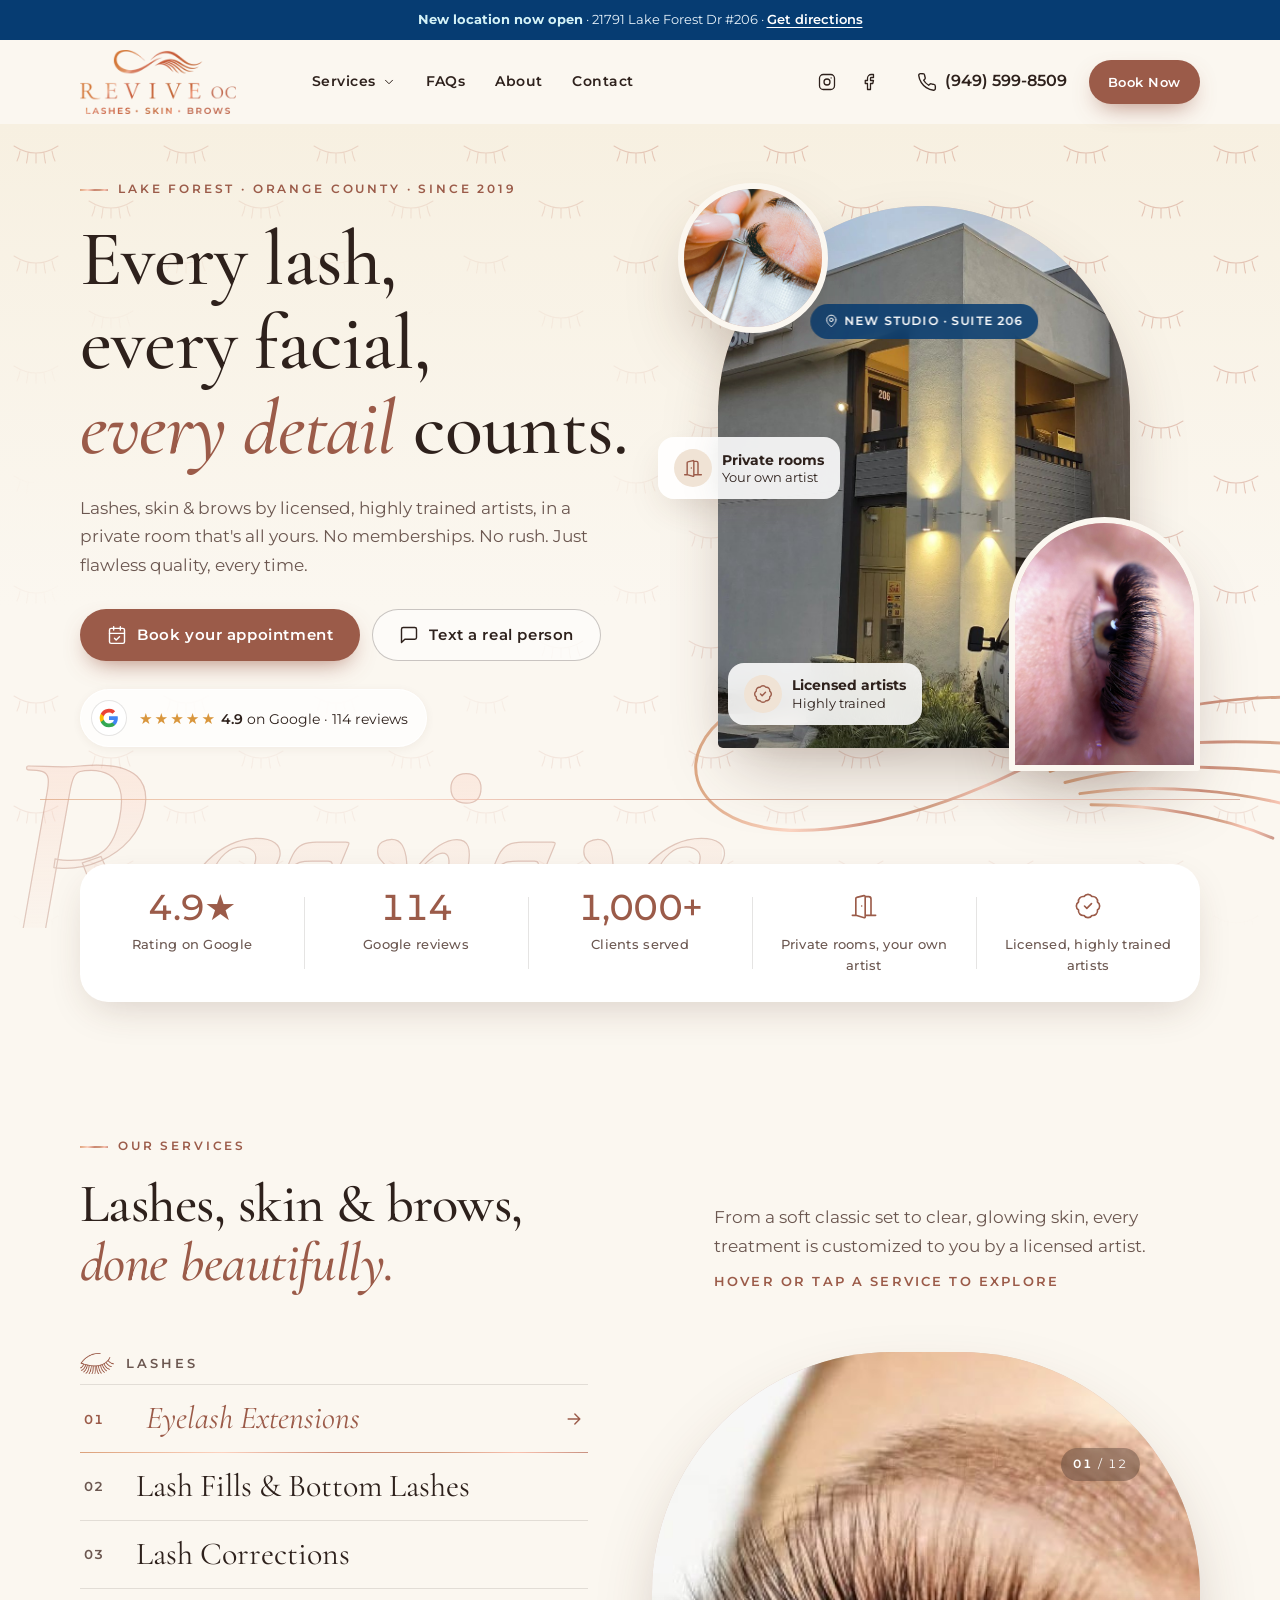
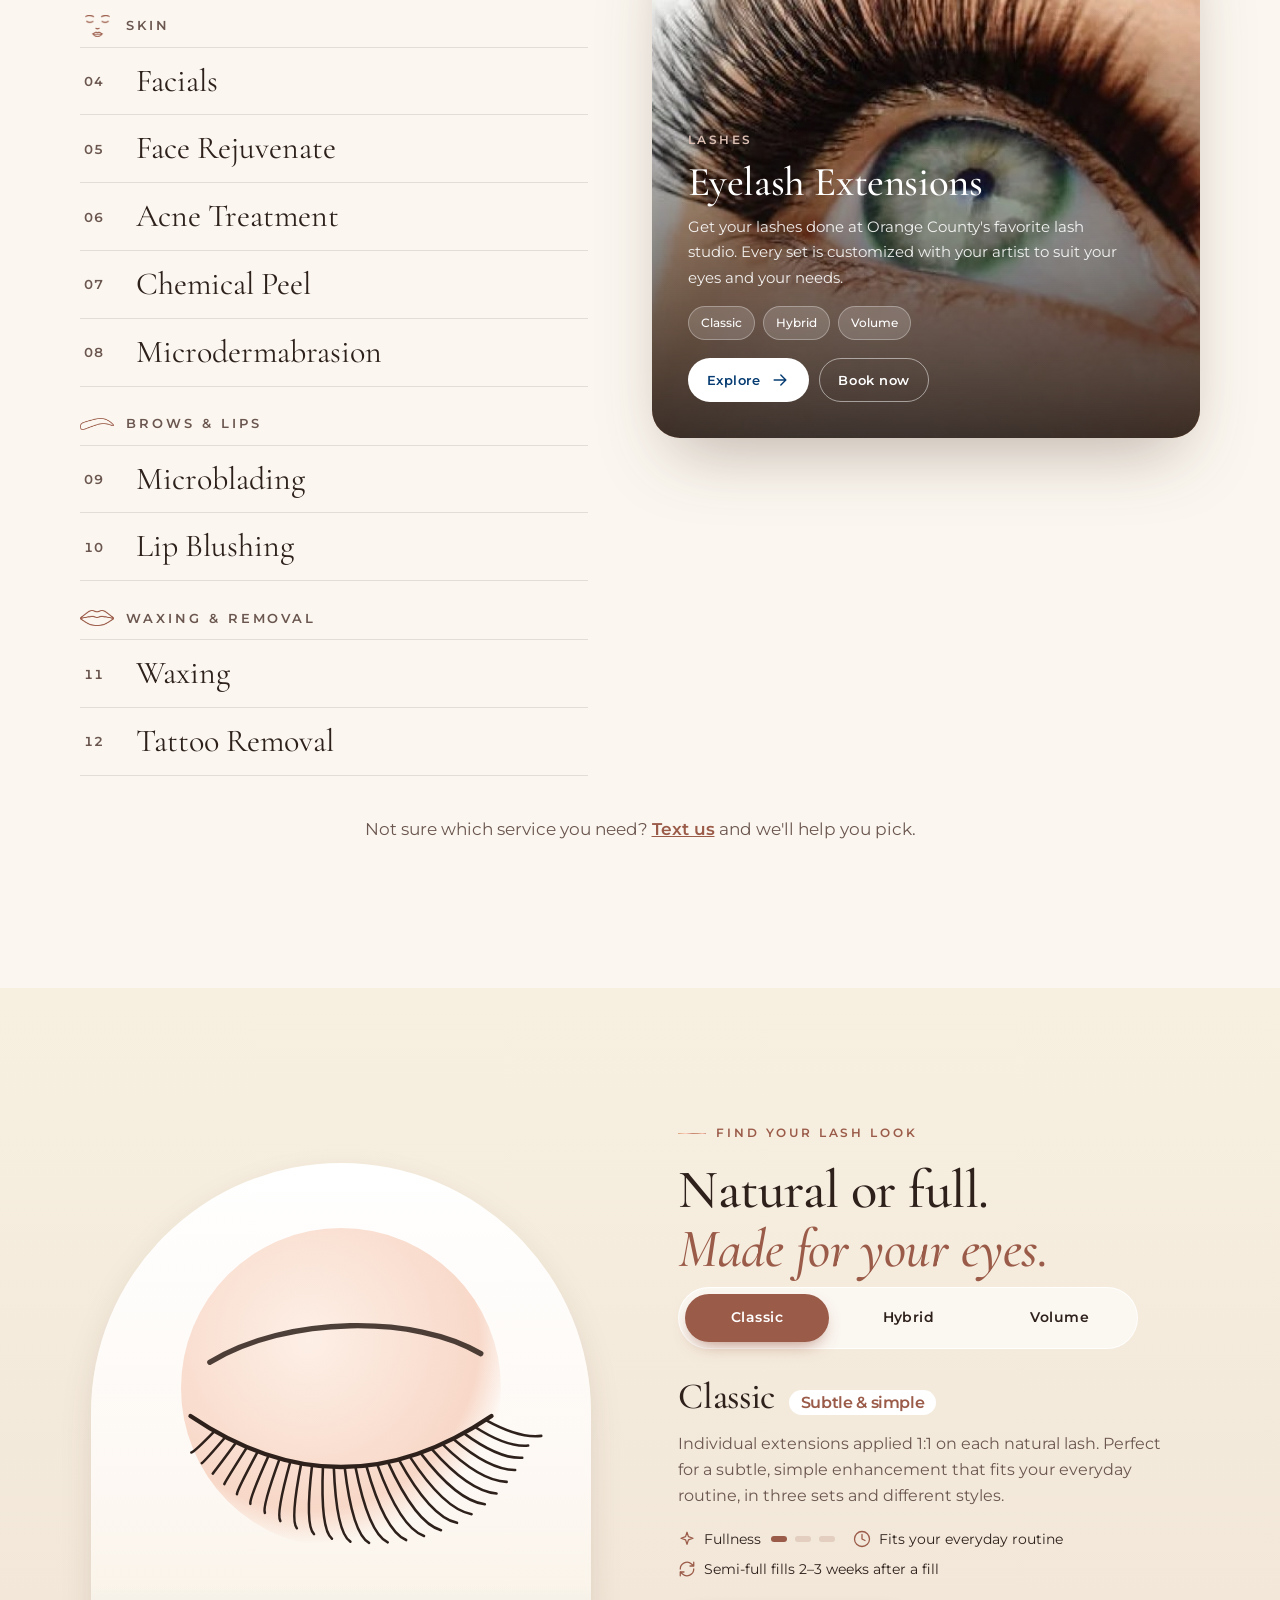
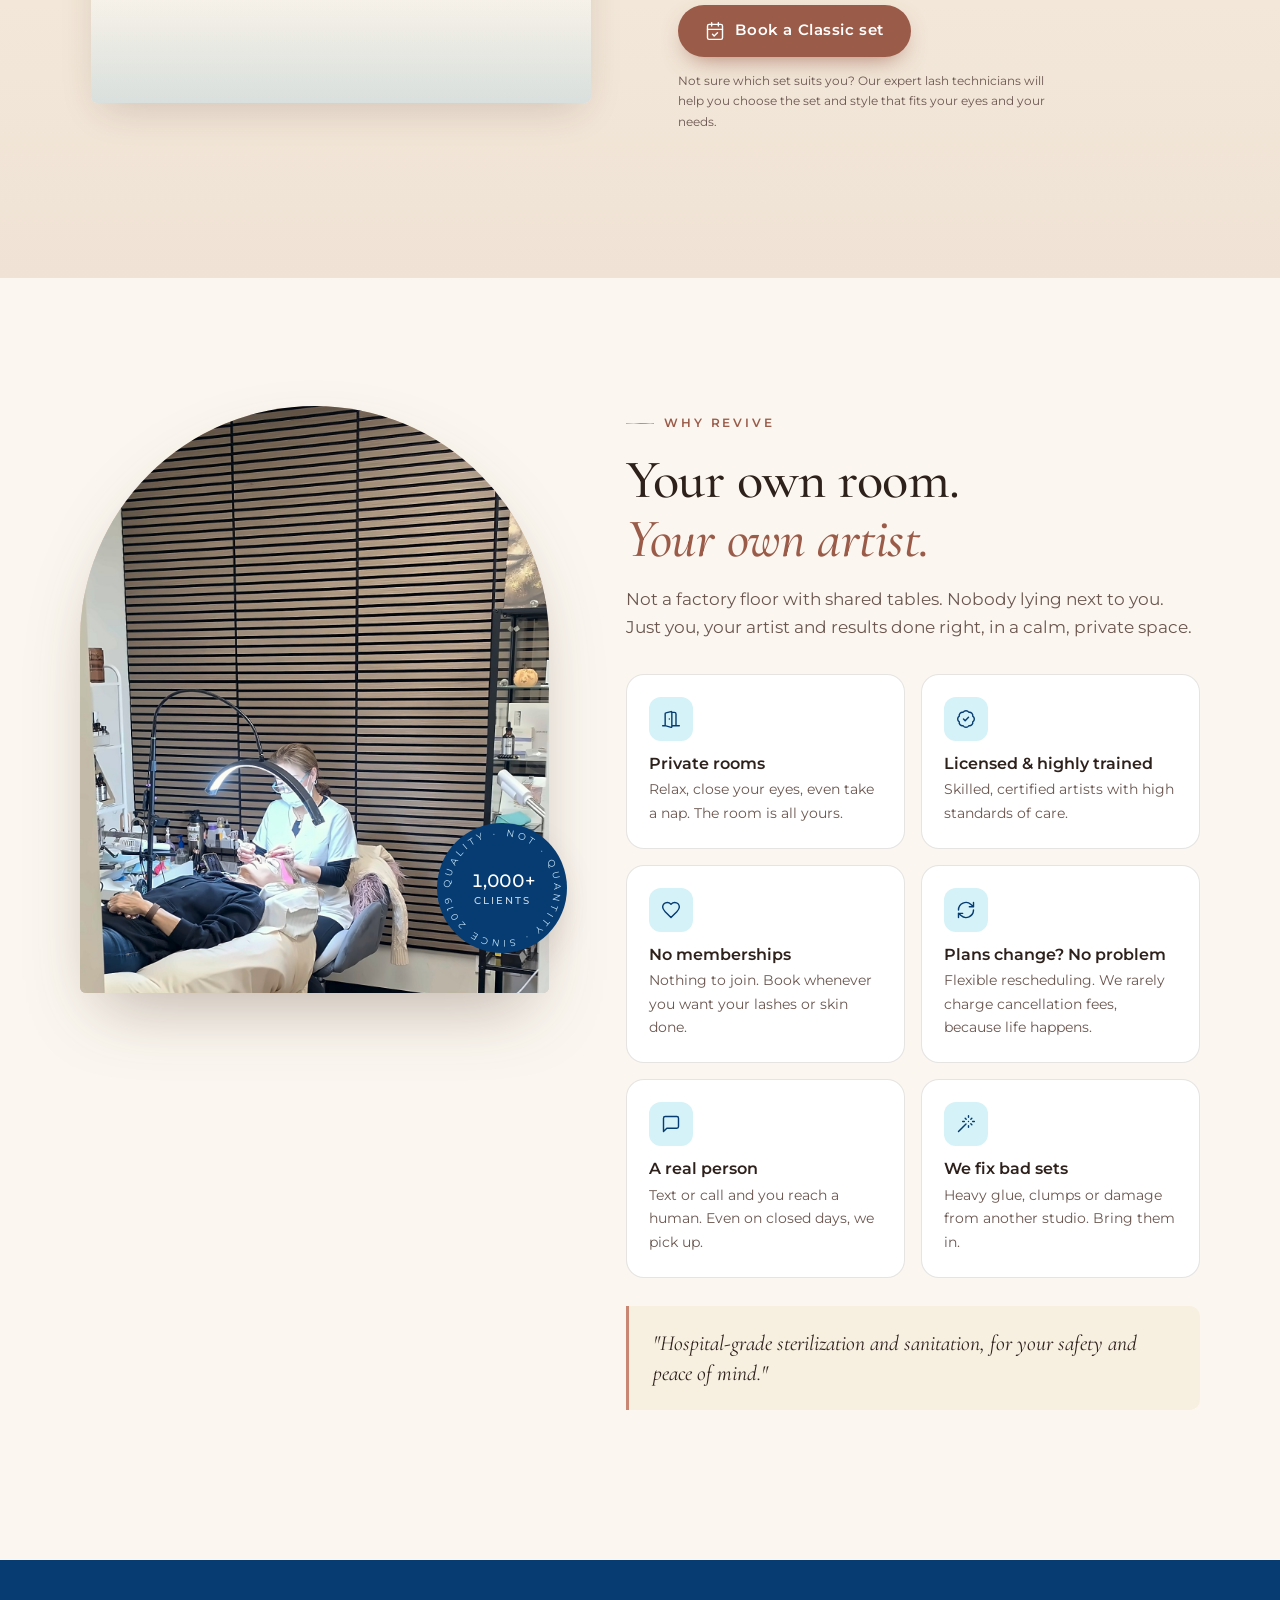
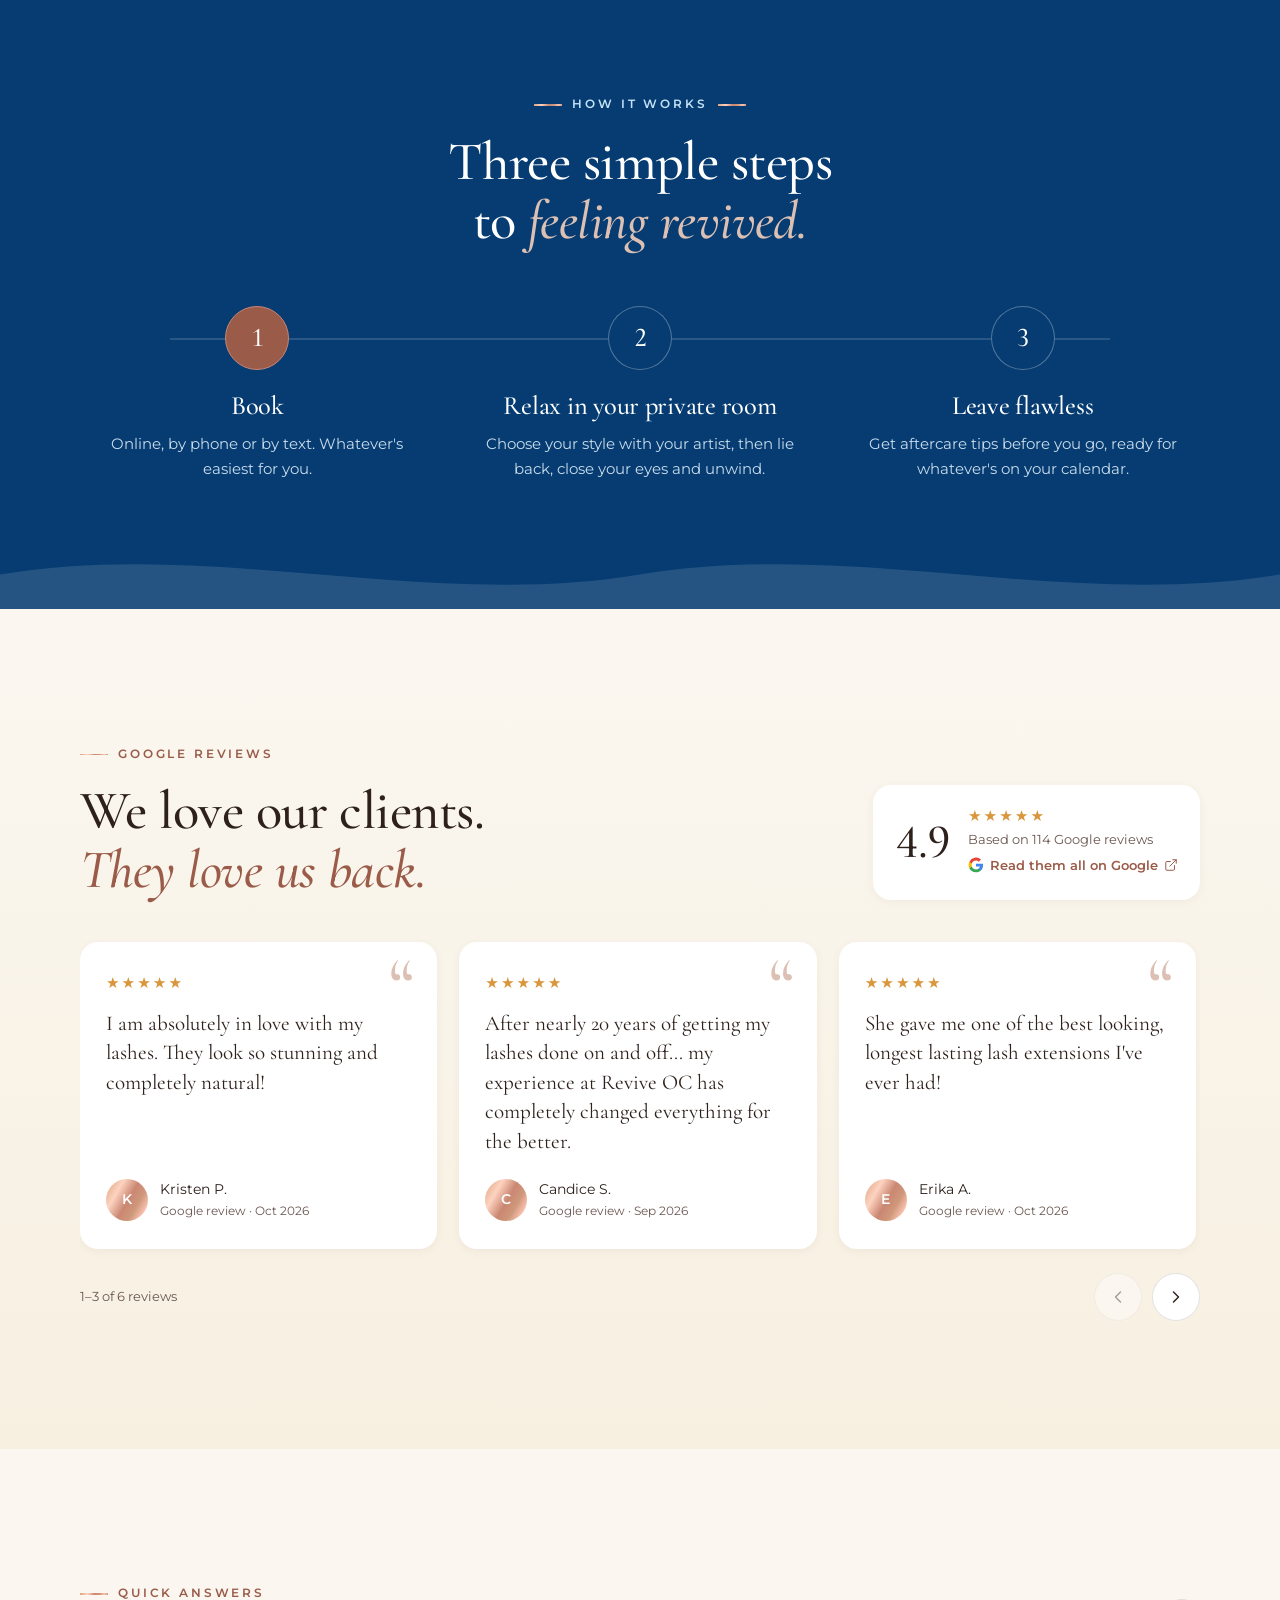
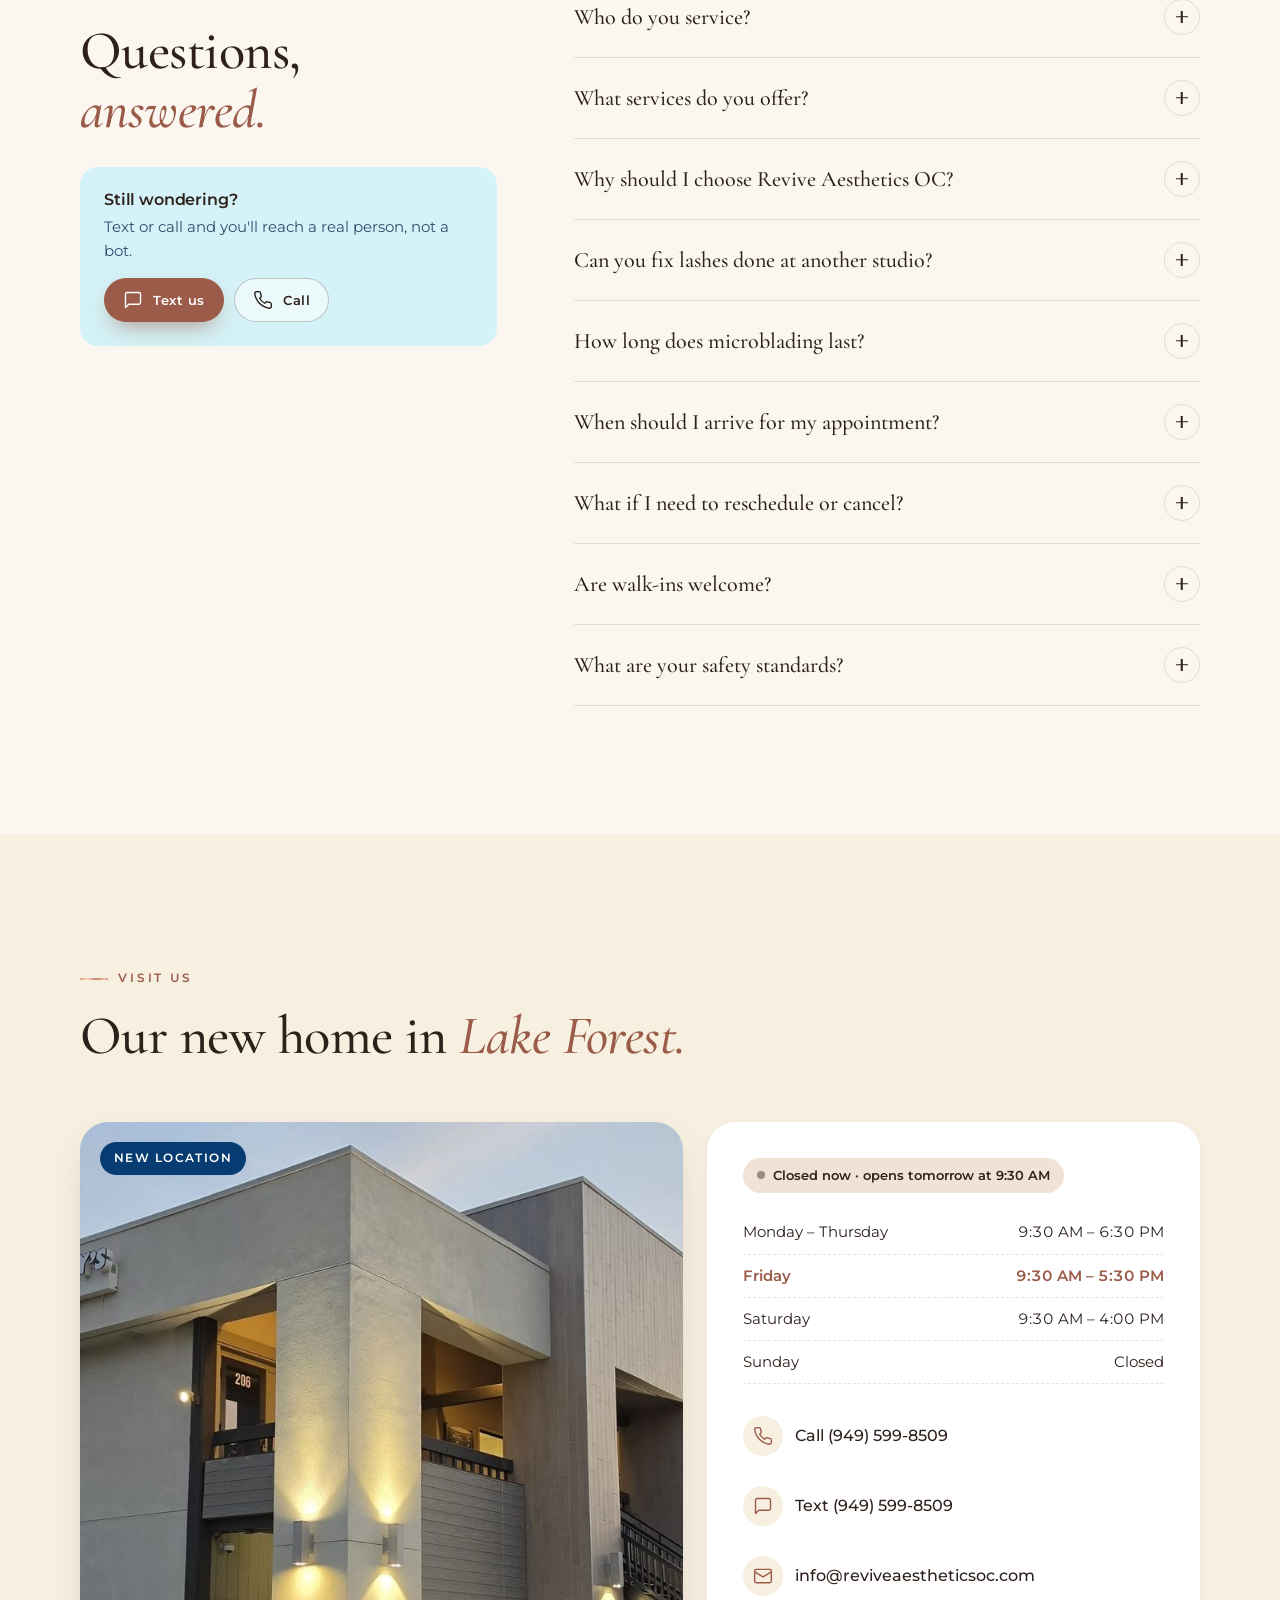
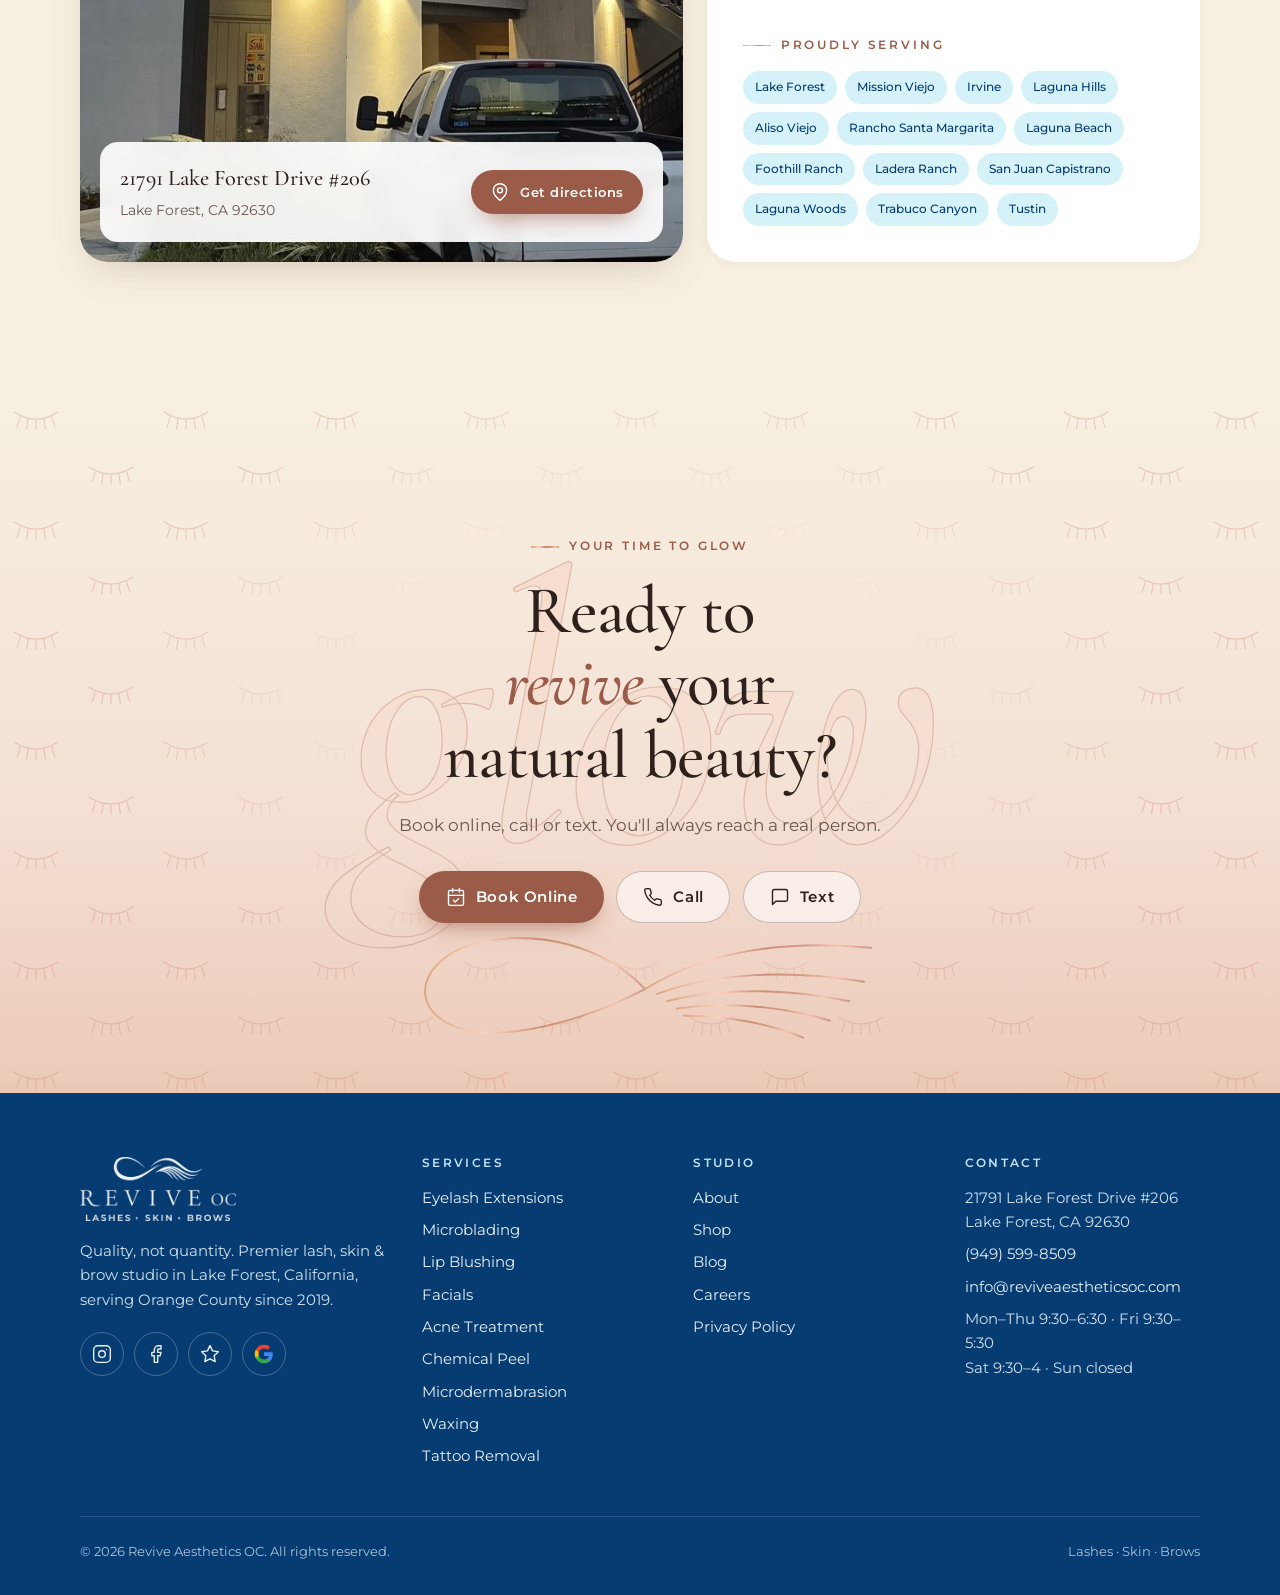
<file: option-d.html>
<!doctype html>
<html lang="en">
<head>
<meta charset="utf-8">
<meta name="robots" content="noindex, nofollow">
<meta name="viewport" content="width=device-width, initial-scale=1">
<title>Revive Aesthetics OC | Lashes, Skin &amp; Brows in Lake Forest, Orange County</title>
<meta name="description" content="Eyelash extensions, facials, microblading, lip blushing and more in Lake Forest, CA. Private rooms, your own licensed artist. 4.9 stars on Google from 114 reviews.">
<link rel="icon" href="assets/favicon.png">
<link rel="preconnect" href="https://fonts.googleapis.com">
<link rel="preconnect" href="https://fonts.gstatic.com" crossorigin>
<link href="https://fonts.googleapis.com/css2?family=Cormorant+Garamond:ital,wght@0,400;0,500;0,600;1,400;1,500&family=Montserrat:wght@400;500;600&display=swap" rel="stylesheet">
<link rel="stylesheet" href="assets/css/site.css">
<link rel="stylesheet" href="assets/css/nav.css">
<link rel="stylesheet" href="assets/css/bg-d.css">
</head>
<body>
<a class="skip" href="#main">Skip to content</a>
<div class="progress" aria-hidden="true"></div>

<!-- Icon sprite (Lucide-style, 24px grid) -->
<svg width="0" height="0" style="position:absolute" aria-hidden="true">
  <symbol id="i-phone" viewBox="0 0 24 24"><path d="M22 16.9v3a2 2 0 0 1-2.2 2 19.8 19.8 0 0 1-8.6-3.1 19.5 19.5 0 0 1-6-6A19.8 19.8 0 0 1 2.1 4.2 2 2 0 0 1 4.1 2h3a2 2 0 0 1 2 1.7c.1 1 .4 1.9.7 2.8a2 2 0 0 1-.5 2.1L8 9.9a16 16 0 0 0 6 6l1.3-1.3a2 2 0 0 1 2.1-.4c.9.3 1.8.6 2.8.7a2 2 0 0 1 1.7 2z"/></symbol>
  <symbol id="i-msg" viewBox="0 0 24 24"><path d="M21 15a2 2 0 0 1-2 2H7l-4 4V5a2 2 0 0 1 2-2h14a2 2 0 0 1 2 2z"/></symbol>
  <symbol id="i-cal" viewBox="0 0 24 24"><rect x="3" y="4" width="18" height="18" rx="2"/><path d="M16 2v4M8 2v4M3 10h18M9 16l2 2 4-4"/></symbol>
  <symbol id="i-arrow" viewBox="0 0 24 24"><path d="M5 12h14M13 6l6 6-6 6"/></symbol>
  <symbol id="i-left" viewBox="0 0 24 24"><path d="M15 18l-6-6 6-6"/></symbol>
  <symbol id="i-right" viewBox="0 0 24 24"><path d="M9 18l6-6-6-6"/></symbol>
  <symbol id="i-pin" viewBox="0 0 24 24"><path d="M20 10c0 6-8 12-8 12S4 16 4 10a8 8 0 0 1 16 0z"/><circle cx="12" cy="10" r="3"/></symbol>
  <symbol id="i-mail" viewBox="0 0 24 24"><rect x="2" y="4" width="20" height="16" rx="2"/><path d="M22 7l-10 6L2 7"/></symbol>
  <symbol id="i-door" viewBox="0 0 24 24"><path d="M13 4h3a2 2 0 0 1 2 2v14M2 20h3M13 20h9M10 12v.01M13 4.6v16.8a.6.6 0 0 1-.8.6L5 20V5.6a1 1 0 0 1 .8-1L12 3.1a.8.8 0 0 1 1 .8z"/></symbol>
  <symbol id="i-badge" viewBox="0 0 24 24"><path d="M3.9 8.6a4 4 0 0 1 4.7-4.7 4 4 0 0 1 6.8 0 4 4 0 0 1 4.7 4.7 4 4 0 0 1 0 6.8 4 4 0 0 1-4.7 4.7 4 4 0 0 1-6.8 0 4 4 0 0 1-4.7-4.7 4 4 0 0 1 0-6.8z"/><path d="M9 12l2 2 4-4"/></symbol>
  <symbol id="i-heart" viewBox="0 0 24 24"><path d="M19 14c1.5-1.5 3-3.2 3-5.5A5.5 5.5 0 0 0 16.5 3c-1.8 0-3 .5-4.5 2-1.5-1.5-2.7-2-4.5-2A5.5 5.5 0 0 0 2 8.5c0 2.3 1.5 4 3 5.5l7 7z"/></symbol>
  <symbol id="i-users" viewBox="0 0 24 24"><path d="M16 21v-2a4 4 0 0 0-4-4H6a4 4 0 0 0-4 4v2"/><circle cx="9" cy="7" r="4"/><path d="M22 21v-2a4 4 0 0 0-3-3.9M16 3.1a4 4 0 0 1 0 7.8"/></symbol>
  <symbol id="i-star" viewBox="0 0 24 24"><path d="M12 2l3.1 6.3 6.9 1-5 4.9 1.2 6.8L12 17.8 5.8 21l1.2-6.8-5-4.9 6.9-1z"/></symbol>
  <symbol id="i-refresh" viewBox="0 0 24 24"><path d="M3 12a9 9 0 0 1 15-6.7L21 8M21 3v5h-5M21 12a9 9 0 0 1-15 6.7L3 16M3 21v-5h5"/></symbol>
  <symbol id="i-wand" viewBox="0 0 24 24"><path d="M15 4V2M15 16v-2M8 9h2M20 9h2M17.8 11.8 19 13M15 9h.01M17.8 6.2 19 5M3 21l9-9M12.2 6.2 11 5"/></symbol>
  <symbol id="i-sparkle" viewBox="0 0 24 24"><path d="M12 3l1.9 5.8L20 11l-6.1 2.2L12 19l-1.9-5.8L4 11l6.1-2.2z"/></symbol>
  <symbol id="i-clock" viewBox="0 0 24 24"><circle cx="12" cy="12" r="10"/><path d="M12 6v6l4 2"/></symbol>
  <symbol id="i-cal2" viewBox="0 0 24 24"><rect x="3" y="4" width="18" height="18" rx="2"/><path d="M16 2v4M8 2v4M3 10h18"/></symbol>
  <symbol id="i-menu" viewBox="0 0 24 24"><path d="M4 7h16M4 12h16M4 17h10"/></symbol>
  <symbol id="i-x" viewBox="0 0 24 24"><path d="M18 6 6 18M6 6l12 12"/></symbol>
  <symbol id="i-ig" viewBox="0 0 24 24"><rect x="2" y="2" width="20" height="20" rx="5"/><circle cx="12" cy="12" r="4"/><path d="M17.5 6.5h.01"/></symbol>
  <symbol id="i-fb" viewBox="0 0 24 24"><path d="M18 2h-3a5 5 0 0 0-5 5v3H7v4h3v8h4v-8h3l1-4h-4V7a1 1 0 0 1 1-1h3z"/></symbol>
  <symbol id="i-ext" viewBox="0 0 24 24"><path d="M15 3h6v6M10 14 21 3M18 13v6a2 2 0 0 1-2 2H5a2 2 0 0 1-2-2V8a2 2 0 0 1 2-2h6"/></symbol>
  <symbol id="i-google" viewBox="0 0 24 24"><path fill="#4285F4" stroke="none" d="M22.6 12.3c0-.8-.1-1.6-.2-2.3H12v4.3h5.9a5 5 0 0 1-2.2 3.3v2.8h3.6c2.1-1.9 3.3-4.8 3.3-8.1z"/><path fill="#34A853" stroke="none" d="M12 23c3 0 5.5-1 7.3-2.7l-3.6-2.8c-1 .7-2.2 1.1-3.7 1.1-2.9 0-5.3-1.9-6.2-4.5H2.1v2.9A11 11 0 0 0 12 23z"/><path fill="#FBBC05" stroke="none" d="M5.8 14.1a6.6 6.6 0 0 1 0-4.2V7H2.1a11 11 0 0 0 0 9.9z"/><path fill="#EA4335" stroke="none" d="M12 5.4c1.6 0 3.1.6 4.2 1.6l3.2-3.2A11 11 0 0 0 2.1 7l3.7 2.9C6.7 7.3 9.1 5.4 12 5.4z"/></symbol>
  <symbol id="i-check" viewBox="0 0 24 24"><circle cx="12" cy="12" r="10"/><path d="M8 12.5l2.6 2.6L16 9.6"/></symbol>
  <symbol id="i-ban" viewBox="0 0 24 24"><circle cx="12" cy="12" r="10"/><path d="M5 5l14 14"/></symbol>
  <symbol id="i-info" viewBox="0 0 24 24"><circle cx="12" cy="12" r="10"/><path d="M12 16v-4M12 8h.01"/></symbol>
  <symbol id="i-camera" viewBox="0 0 24 24"><path d="M14.5 4h-5L7 7H4a2 2 0 0 0-2 2v9a2 2 0 0 0 2 2h16a2 2 0 0 0 2-2V9a2 2 0 0 0-2-2h-3z"/><circle cx="12" cy="13" r="3"/></symbol>
  <symbol id="i-drop" viewBox="0 0 24 24"><path d="M12 2.7l5.7 5.6a8 8 0 1 1-11.3 0z"/></symbol>
  <symbol id="i-sun" viewBox="0 0 24 24"><circle cx="12" cy="12" r="4"/><path d="M12 2v2M12 20v2M4.9 4.9l1.4 1.4M17.7 17.7l1.4 1.4M2 12h2M20 12h2M4.9 19.1l1.4-1.4M17.7 6.3l1.4-1.4"/></symbol>
  <symbol id="i-chev" viewBox="0 0 24 24"><path d="M6 9l6 6 6-6"/></symbol>
</svg>

<div class="announce" role="region" aria-label="Announcements">
  <strong>New location now open</strong> · 21791 Lake Forest Dr #206 · <a href="#visit">Get directions</a>
</div>

<header class="hdr" id="hdr">
  <div class="wrap hdr-in">
    <a class="logo" href="#top" aria-label="Revive Aesthetics OC, home"><img src="assets/logo.png" alt="Revive OC — Lashes, Skin, Brows" width="720" height="296"></a>
    <nav class="nav" aria-label="Main">
      <ul class="nav-list">
        <li class="nav-dd">
          <button class="nav-link nav-dd-btn" type="button" aria-expanded="false" aria-controls="nav-svc">Services<svg class="ico chev" aria-hidden="true"><use href="#i-chev"/></svg></button>
          <div class="nav-panel" id="nav-svc">
          <div class="nav-col"><h4>Lashes</h4><ul><li><a href="eyelash-extensions-orange-county.html"><b>Eyelash Extensions</b><small>Classic, hybrid & volume sets</small></a></li></ul><h4>Brows &amp; lips</h4><ul><li><a href="microblading-orange-county-california.html"><b>Microblading</b><small>Natural, hair-like brows</small></a></li><li><a href="lip-blushing-orange-county.html"><b>Lip Blushing</b><small>A soft, natural tint</small></a></li></ul></div>
          <div class="nav-col"><h4>Skin</h4><ul><li><a href="facials-orange-county.html"><b>Facials</b><small>Customized for your skin</small></a></li><li><a href="acne-treatment-orange-county.html"><b>Acne Treatment</b><small>Clearer skin for all ages</small></a></li><li><a href="chemical-peel-orange-county.html"><b>Chemical Peel</b><small>Soft, smooth, radiant skin</small></a></li><li><a href="microdermabrasion-orange-county.html"><b>Microdermabrasion</b><small>A full-face refresh</small></a></li></ul></div>
          <div class="nav-col"><h4>Waxing</h4><ul><li><a href="waxing-orange-county.html"><b>Waxing</b><small>Smooth for weeks</small></a></li></ul><h4>Removal</h4><ul><li><a href="tattoo-removal-orange-county.html"><b>Tattoo Removal</b><small>Gentle, non-laser saline removal</small></a></li></ul></div>
            <div class="nav-feat"><b>Not sure what to book?</b><p>Text us and a real person will help you choose.</p><a class="btn btn-primary btn-sm" href="sms:+19495998509"><svg class="ico" aria-hidden="true"><use href="#i-msg"/></svg>Text us</a></div>
          </div>
        </li>
        <li><a class="nav-link" href="#faq">FAQs</a></li>
        <li><a class="nav-link" href="https://www.reviveaestheticsoc.com/about">About</a></li>
        <li><a class="nav-link" href="#visit">Contact</a></li>
      </ul>
    </nav>
    <div class="hdr-cta">
      <div class="hdr-social">
        <a href="https://www.instagram.com/reviveaestheticsoc/" target="_blank" rel="noopener" aria-label="Instagram"><svg class="ico" aria-hidden="true"><use href="#i-ig"/></svg></a>
        <a href="https://www.facebook.com/ReviveAestheticsOC/" target="_blank" rel="noopener" aria-label="Facebook"><svg class="ico" aria-hidden="true"><use href="#i-fb"/></svg></a>
      </div>
      <a class="hdr-phone" href="tel:+19495998509" aria-label="Call (949) 599-8509"><svg class="ico" aria-hidden="true"><use href="#i-phone"/></svg><span>(949) 599-8509</span></a>
      <a class="btn btn-primary btn-sm" href="https://www.reviveaestheticsoc.com/book">Book Now</a>
      <button class="burger" id="nav-burger" type="button" aria-label="Open menu" aria-expanded="false" aria-controls="mnav"><svg class="ico" aria-hidden="true"><use href="#i-menu"/></svg></button>
    </div>
  </div>
</header>

<div class="mnav" id="mnav" aria-hidden="true" inert>
  <div class="mnav-top">
    <a class="logo" href="#top" aria-label="Revive Aesthetics OC, home"><img src="assets/logo.png" alt="Revive OC" width="720" height="296" loading="lazy"></a>
    <button class="burger" id="mnav-close" type="button" aria-label="Close menu" style="display:grid"><svg class="ico" aria-hidden="true"><use href="#i-x"/></svg></button>
  </div>
  <div class="mnav-body">
    <details open><summary>Services<svg class="ico" aria-hidden="true"><use href="#i-chev"/></svg></summary><div class="mnav-svc"><a href="eyelash-extensions-orange-county.html">Eyelash Extensions<small>Lashes</small></a><a href="microblading-orange-county-california.html">Microblading<small>Brows</small></a><a href="lip-blushing-orange-county.html">Lip Blushing<small>Lips</small></a><a href="facials-orange-county.html">Facials<small>Skin</small></a><a href="acne-treatment-orange-county.html">Acne Treatment<small>Skin</small></a><a href="chemical-peel-orange-county.html">Chemical Peel<small>Skin</small></a><a href="microdermabrasion-orange-county.html">Microdermabrasion<small>Skin</small></a><a href="waxing-orange-county.html">Waxing<small>Waxing</small></a><a href="tattoo-removal-orange-county.html">Tattoo Removal<small>Removal</small></a></div></details>
    <a href="#faq">FAQs</a>
    <a href="https://www.reviveaestheticsoc.com/about">About</a>
    <a href="#visit">Contact</a>
    <div class="mnav-cta">
      <a class="btn btn-primary" href="https://www.reviveaestheticsoc.com/book"><svg class="ico" aria-hidden="true"><use href="#i-cal"/></svg>Book Now</a>
      <a class="btn btn-ghost" href="tel:+19495998509"><svg class="ico" aria-hidden="true"><use href="#i-phone"/></svg>Call (949) 599-8509</a>
    </div>
    <div class="mnav-soc">
      <a href="https://www.instagram.com/reviveaestheticsoc/" target="_blank" rel="noopener" aria-label="Instagram"><svg class="ico" aria-hidden="true"><use href="#i-ig"/></svg></a>
      <a href="https://www.facebook.com/ReviveAestheticsOC/" target="_blank" rel="noopener" aria-label="Facebook"><svg class="ico" aria-hidden="true"><use href="#i-fb"/></svg></a>
      <a href="https://share.google/rGYHAwpQW4pRFW2L9" target="_blank" rel="noopener" aria-label="Google reviews"><svg class="ico" aria-hidden="true"><use href="#i-google"/></svg></a>
    </div>
  </div>
</div>

<main id="main">
<!-- HERO -->
<section class="hero" id="top">
  <div class="wrap hero-grid">
    <div>
      <span class="eyebrow rl">Lake Forest · Orange County · Since 2019</span>
      <h1 class="rl d1"><span class="line">Every lash, every facial,</span> <span class="line"><em>every detail</em> counts.</span></h1>
      <p class="lede rl d2">Lashes, skin &amp; brows by licensed, highly trained artists, in a private room that's all yours. No memberships. No rush. Just flawless quality, every time.</p>
      <div class="hero-ctas rl d3">
        <a class="btn btn-primary" href="https://www.reviveaestheticsoc.com/book"><svg class="ico"><use href="#i-cal"/></svg>Book your appointment</a>
        <a class="btn btn-ghost" href="sms:+19495998509"><svg class="ico"><use href="#i-msg"/></svg>Text a real person</a>
      </div>
      <a class="rating-chip rl d4" href="https://share.google/rGYHAwpQW4pRFW2L9" target="_blank" rel="noopener">
        <span class="g-badge"><svg class="ico"><use href="#i-google"/></svg></span>
        <span><span class="stars" aria-hidden="true">★★★★★</span> <b>4.9</b> on Google · 114 reviews</span>
      </a>
    </div>
    <div class="hero-art rl d2">
      <div class="sun layer" data-speed="-0.12" aria-hidden="true"></div>
      <div class="arch arch-main"><img src="assets/img/building.jpg" alt="The Revive Aesthetics OC studio building on Lake Forest Drive, lit at dusk" width="1060" height="1155" fetchpriority="high"><span class="arch-pill"><svg class="ico"><use href="#i-pin"/></svg>New studio · Suite 206</span></div>
      <div class="arch arch-mini layer" data-speed="0.06"><img src="assets/img/lash-volume-closeup.jpg" alt="Close-up of full, fluffy volume lash extensions" width="1000" height="1333"></div>
      <div class="arch arch-dot layer" data-speed="-0.04"><img src="assets/img/hero-lash.jpg" alt="Lash artist placing an extension with tweezers" width="2200" height="1467"></div>
      <div class="float float-1"><span class="ic"><svg class="ico"><use href="#i-door"/></svg></span><span><b>Private rooms</b>Your own artist</span></div>
      <div class="float float-2"><span class="ic"><svg class="ico"><use href="#i-badge"/></svg></span><span><b>Licensed artists</b>Highly trained</span></div>
    </div>
  </div>
  <!-- Background option D: editorial signature -->
  <div class="bgD" aria-hidden="true">
    <div class="bgD-pattern"></div>
    <div class="bgD-word">Revive</div>
    <svg class="bgD-flourish" viewBox="0 0 400 110" fill="none">
      <defs><linearGradient id="bgD-metal" x1="0" y1="0" x2="1" y2="0"><stop offset="0" stop-color="#dba17a"/><stop offset=".28" stop-color="#fdd3c0"/><stop offset=".52" stop-color="#ca8772"/><stop offset=".7" stop-color="#cf987b"/><stop offset=".86" stop-color="#fac2b0"/><stop offset="1" stop-color="#c89181"/></linearGradient></defs>
      <g stroke="url(#bgD-metal)" stroke-linecap="round" vector-effect="non-scaling-stroke">
        <path pathLength="1" style="--i:0" d="M204 56 C172 22 118 6 66 18 C26 28 8 62 38 82 C72 104 146 86 204 56"/>
        <path pathLength="1" style="--i:1" d="M204 56 C246 30 306 14 390 22"/>
        <path pathLength="1" style="--i:2" d="M214 60 C262 42 324 40 384 50"/>
        <path pathLength="1" style="--i:3" d="M222 66 C266 54 324 56 372 66"/>
        <path pathLength="1" style="--i:4" d="M230 72 C270 66 318 70 356 82"/>
        <path pathLength="1" style="--i:5" d="M236 78 C270 78 306 84 334 96"/>
      </g>
    </svg>
    <div class="bgD-rule"></div>
  </div>
</section>

<!-- PROOF STRIP -->
<section class="proof" aria-label="Why clients trust Revive">
  <div class="wrap">
    <div class="proof-card rv">
      <a class="stat" href="https://share.google/rGYHAwpQW4pRFW2L9" target="_blank" rel="noopener"><div class="num"><span data-count="4.9" data-dec="1">4.9</span>★</div><div class="lbl">Rating on Google</div></a>
      <a class="stat" href="https://share.google/rGYHAwpQW4pRFW2L9" target="_blank" rel="noopener"><div class="num" data-count="114">114</div><div class="lbl">Google reviews</div></a>
      <div class="stat"><div class="num"><span data-count="1000" data-sep>1,000</span>+</div><div class="lbl">Clients served</div></div>
      <div class="stat"><div class="num"><svg class="ico"><use href="#i-door"/></svg></div><div class="lbl">Private rooms, your own artist</div></div>
      <div class="stat"><div class="num"><svg class="ico"><use href="#i-badge"/></svg></div><div class="lbl">Licensed, highly trained artists</div></div>
    </div>
  </div>
</section>

<!-- SERVICES -->
<section class="sec services" id="services">
  <div class="wrap">
    <div class="sc-head">
      <div class="sec-head rv" style="margin-bottom:0">
        <span class="eyebrow">Our services</span>
        <h2>Lashes, skin &amp; brows, <em>done beautifully.</em></h2>
      </div>
      <p class="lede rv d1">From a soft classic set to clear, glowing skin, every treatment is customized to you by a licensed artist. <span class="sc-hint">Hover or tap a service to explore</span></p>
    </div>
    <div class="showcase">
      <div class="sc-list rv">
        <div class="sc-group">
          <h3 class="sc-gh"><span class="bi bi-eye" aria-hidden="true"></span>Lashes</h3>
          <div class="sc-item active" data-i="0" data-cat="Lashes">
            <button class="sc-btn" aria-expanded="true" aria-controls="sc-d0"><span class="sc-n">01</span><span class="sc-name">Eyelash Extensions</span><svg class="ico sc-arr" aria-hidden="true"><use href="#i-arrow"/></svg></button>
            <div class="sc-detail" id="sc-d0"><div class="sc-detail-in">
              <img class="sc-mimg" src="assets/img/lash-volume.jpg" alt="" loading="lazy" width="1000" height="667">
              <p class="sc-desc">Get your lashes done at Orange County's favorite lash studio. Every set is customized with your artist to suit your eyes and your needs.</p>
              <div class="sc-chips"><span>Classic</span><span>Hybrid</span><span>Volume</span></div>
              <a class="sc-link" href="eyelash-extensions-orange-county.html">Explore Eyelash Extensions<svg class="ico" aria-hidden="true"><use href="#i-arrow"/></svg></a>
            </div></div>
          </div>
          <div class="sc-item" data-i="1" data-cat="Lashes">
            <button class="sc-btn" aria-expanded="false" aria-controls="sc-d1"><span class="sc-n">02</span><span class="sc-name">Lash Fills &amp; Bottom Lashes</span><svg class="ico sc-arr" aria-hidden="true"><use href="#i-arrow"/></svg></button>
            <div class="sc-detail" id="sc-d1"><div class="sc-detail-in">
              <img class="sc-mimg" src="assets/img/lash-lift.jpg" alt="" loading="lazy" width="1000" height="667">
              <p class="sc-desc">Mini, semi-full and full fills keep your set at its fullest. Bottom lashes add extra definition that opens up your eyes.</p>
              <div class="sc-chips"><span>Mini fill</span><span>Semi-full fill</span><span>Full fill</span><span>Bottom lashes</span></div>
              <a class="sc-link" href="eyelash-extensions-orange-county.html">Explore Lash Fills &amp; Bottom Lashes<svg class="ico" aria-hidden="true"><use href="#i-arrow"/></svg></a>
            </div></div>
          </div>
          <div class="sc-item" data-i="2" data-cat="Lashes">
            <button class="sc-btn" aria-expanded="false" aria-controls="sc-d2"><span class="sc-n">03</span><span class="sc-name">Lash Corrections</span><svg class="ico sc-arr" aria-hidden="true"><use href="#i-arrow"/></svg></button>
            <div class="sc-detail" id="sc-d2"><div class="sc-detail-in">
              <img class="sc-mimg" src="assets/img/lash-fix.jpg" alt="" loading="lazy" width="1000" height="667">
              <p class="sc-desc">Too much glue or grouped lashes from another studio? We fix them when possible, so you love your lashes for any occasion.</p>
              <div class="sc-chips"><span>Too much glue</span><span>Grouped lashes</span><span>Other studios</span></div>
              <a class="sc-link" href="eyelash-extensions-orange-county.html">Explore Lash Corrections<svg class="ico" aria-hidden="true"><use href="#i-arrow"/></svg></a>
            </div></div>
          </div>
        </div>
        <div class="sc-group">
          <h3 class="sc-gh"><span class="bi bi-face" aria-hidden="true"></span>Skin</h3>
          <div class="sc-item" data-i="3" data-cat="Skin">
            <button class="sc-btn" aria-expanded="false" aria-controls="sc-d5"><span class="sc-n">04</span><span class="sc-name">Facials</span><svg class="ico sc-arr" aria-hidden="true"><use href="#i-arrow"/></svg></button>
            <div class="sc-detail" id="sc-d5"><div class="sc-detail-in">
              <img class="sc-mimg" src="assets/img/facial.jpg" alt="" loading="lazy" width="1000" height="667">
              <p class="sc-desc">Cleansing, exfoliation, extractions, massage, masks and serums, tailored to your skin with high-quality professional products.</p>
              <div class="sc-chips"><span>Deep cleansing</span><span>Hydration</span><span>Tailored to you</span></div>
              <a class="sc-link" href="facials-orange-county.html">Explore Facials<svg class="ico" aria-hidden="true"><use href="#i-arrow"/></svg></a>
            </div></div>
          </div>
          <div class="sc-item" data-i="4" data-cat="Skin">
            <button class="sc-btn" aria-expanded="false" aria-controls="sc-d6"><span class="sc-n">05</span><span class="sc-name">Face Rejuvenate</span><svg class="ico sc-arr" aria-hidden="true"><use href="#i-arrow"/></svg></button>
            <div class="sc-detail" id="sc-d6"><div class="sc-detail-in">
              <img class="sc-mimg" src="assets/img/rejuvenate.jpg" alt="" loading="lazy" width="1000" height="667">
              <p class="sc-desc">An advanced facial treatment to refresh, renew and bring back your natural glow.</p>
              <div class="sc-chips"><span>Advanced facial</span><span>Renew</span><span>Glow</span></div>
              <a class="sc-link" href="facials-orange-county.html">Explore Face Rejuvenate<svg class="ico" aria-hidden="true"><use href="#i-arrow"/></svg></a>
            </div></div>
          </div>
          <div class="sc-item" data-i="5" data-cat="Skin">
            <button class="sc-btn" aria-expanded="false" aria-controls="sc-d7"><span class="sc-n">06</span><span class="sc-name">Acne Treatment</span><svg class="ico sc-arr" aria-hidden="true"><use href="#i-arrow"/></svg></button>
            <div class="sc-detail" id="sc-d7"><div class="sc-detail-in">
              <img class="sc-mimg" src="assets/img/acne.jpg" alt="" loading="lazy" width="1000" height="667">
              <p class="sc-desc">Don't let acne get in your way. Effective treatments for all ages, plus acne scar reduction.</p>
              <div class="sc-chips"><span>All ages</span><span>Scar reduction</span></div>
              <a class="sc-link" href="acne-treatment-orange-county.html">Explore Acne Treatment<svg class="ico" aria-hidden="true"><use href="#i-arrow"/></svg></a>
            </div></div>
          </div>
          <div class="sc-item" data-i="6" data-cat="Skin">
            <button class="sc-btn" aria-expanded="false" aria-controls="sc-d8"><span class="sc-n">07</span><span class="sc-name">Chemical Peel</span><svg class="ico sc-arr" aria-hidden="true"><use href="#i-arrow"/></svg></button>
            <div class="sc-detail" id="sc-d8"><div class="sc-detail-in">
              <img class="sc-mimg" src="assets/img/peel.jpg" alt="" loading="lazy" width="1000" height="667">
              <p class="sc-desc">One treatment leaves your skin feeling soft, smooth, radiant and younger looking.</p>
              <div class="sc-chips"><span>Soft</span><span>Smooth</span><span>Radiant</span></div>
              <a class="sc-link" href="chemical-peel-orange-county.html">Explore Chemical Peel<svg class="ico" aria-hidden="true"><use href="#i-arrow"/></svg></a>
            </div></div>
          </div>
          <div class="sc-item" data-i="7" data-cat="Skin">
            <button class="sc-btn" aria-expanded="false" aria-controls="sc-d9"><span class="sc-n">08</span><span class="sc-name">Microdermabrasion</span><svg class="ico sc-arr" aria-hidden="true"><use href="#i-arrow"/></svg></button>
            <div class="sc-detail" id="sc-d9"><div class="sc-detail-in">
              <img class="sc-mimg" src="assets/img/microderm.jpg" alt="" loading="lazy" width="1000" height="667">
              <p class="sc-desc">Refresh your entire face with state-of-the-art microdermabrasion technology.</p>
              <div class="sc-chips"><span>Full-face refresh</span><span>Smoother texture</span></div>
              <a class="sc-link" href="microdermabrasion-orange-county.html">Explore Microdermabrasion<svg class="ico" aria-hidden="true"><use href="#i-arrow"/></svg></a>
            </div></div>
          </div>
        </div>
        <div class="sc-group">
          <h3 class="sc-gh"><span class="bi bi-brow" aria-hidden="true"></span>Brows &amp; Lips</h3>
          <div class="sc-item" data-i="8" data-cat="Brows &amp; Lips">
            <button class="sc-btn" aria-expanded="false" aria-controls="sc-d3"><span class="sc-n">09</span><span class="sc-name">Microblading</span><svg class="ico sc-arr" aria-hidden="true"><use href="#i-arrow"/></svg></button>
            <div class="sc-detail" id="sc-d3"><div class="sc-detail-in">
              <img class="sc-mimg" src="assets/img/microblading.jpg" alt="" loading="lazy" width="1000" height="667">
              <p class="sc-desc">Non-invasive, semi-permanent eyebrows with natural hair-like strokes, or combo brows with micro-shading for extra fullness.</p>
              <div class="sc-chips"><span>Hair strokes</span><span>Combo brows</span><span>Lasts 1–3 years</span></div>
              <a class="sc-link" href="microblading-orange-county-california.html">Explore Microblading<svg class="ico" aria-hidden="true"><use href="#i-arrow"/></svg></a>
            </div></div>
          </div>
          <div class="sc-item" data-i="9" data-cat="Brows &amp; Lips">
            <button class="sc-btn" aria-expanded="false" aria-controls="sc-d4"><span class="sc-n">10</span><span class="sc-name">Lip Blushing</span><svg class="ico sc-arr" aria-hidden="true"><use href="#i-arrow"/></svg></button>
            <div class="sc-detail" id="sc-d4"><div class="sc-detail-in">
              <img class="sc-mimg" src="assets/img/lip-blush.jpg" alt="" loading="lazy" width="1000" height="667">
              <p class="sc-desc">A cosmetic tattoo of the lips that improves shape and color, for a soft, naturally tinted look every day.</p>
              <div class="sc-chips"><span>Shape</span><span>Color</span><span>Semi-permanent</span></div>
              <a class="sc-link" href="lip-blushing-orange-county.html">Explore Lip Blushing<svg class="ico" aria-hidden="true"><use href="#i-arrow"/></svg></a>
            </div></div>
          </div>
        </div>
        <div class="sc-group">
          <h3 class="sc-gh"><span class="bi bi-lips" aria-hidden="true"></span>Waxing &amp; Removal</h3>
          <div class="sc-item" data-i="10" data-cat="Waxing &amp; Removal">
            <button class="sc-btn" aria-expanded="false" aria-controls="sc-d10"><span class="sc-n">11</span><span class="sc-name">Waxing</span><svg class="ico sc-arr" aria-hidden="true"><use href="#i-arrow"/></svg></button>
            <div class="sc-detail" id="sc-d10"><div class="sc-detail-in">
              <img class="sc-mimg" src="assets/img/waxing.jpg" alt="" loading="lazy" width="1000" height="667">
              <p class="sc-desc">Choose from a variety of traditional waxing, for the full body or specific areas.</p>
              <div class="sc-chips"><span>Full body</span><span>Specific areas</span></div>
              <a class="sc-link" href="waxing-orange-county.html">Explore Waxing<svg class="ico" aria-hidden="true"><use href="#i-arrow"/></svg></a>
            </div></div>
          </div>
          <div class="sc-item" data-i="11" data-cat="Waxing &amp; Removal">
            <button class="sc-btn" aria-expanded="false" aria-controls="sc-d11"><span class="sc-n">12</span><span class="sc-name">Tattoo Removal</span><svg class="ico sc-arr" aria-hidden="true"><use href="#i-arrow"/></svg></button>
            <div class="sc-detail" id="sc-d11"><div class="sc-detail-in">
              <img class="sc-mimg" src="assets/img/tattoo.jpg" alt="" loading="lazy" width="1000" height="667">
              <p class="sc-desc">Remove unwanted eyebrows, lip liner and small body tattoos you no longer desire.</p>
              <div class="sc-chips"><span>Eyebrows</span><span>Lip liner</span><span>Small tattoos</span></div>
              <a class="sc-link" href="tattoo-removal-orange-county.html">Explore Tattoo Removal<svg class="ico" aria-hidden="true"><use href="#i-arrow"/></svg></a>
            </div></div>
          </div>
        </div>
      </div>
      <div class="sc-stage rv d1" aria-hidden="true">
        <div class="sc-frame">
          <img src="assets/img/lash-volume.jpg" alt="Full volume lash extensions" loading="eager" class="on" width="1000" height="667">
          <img src="assets/img/lash-lift.jpg" alt="Lash artist brushing through extensions during a fill" loading="lazy" class="" width="1000" height="667">
          <img src="assets/img/lash-fix.jpg" alt="Lash artist carefully separating lashes with tweezers" loading="lazy" class="" width="1000" height="667">
          <img src="assets/img/facial.jpg" alt="Client receiving a relaxing facial" loading="lazy" class="" width="1000" height="667">
          <img src="assets/img/rejuvenate.jpg" alt="Esthetician applying a treatment with a fan brush" loading="lazy" class="" width="1000" height="667">
          <img src="assets/img/acne.jpg" alt="Acne treatment facial in progress" loading="lazy" class="" width="1000" height="667">
          <img src="assets/img/peel.jpg" alt="Chemical peel being applied with a brush" loading="lazy" class="" width="1000" height="667">
          <img src="assets/img/microderm.jpg" alt="Microdermabrasion treatment" loading="lazy" class="" width="1000" height="667">
          <img src="assets/img/microblading.jpg" alt="Natural, defined microbladed brows" loading="lazy" class="" width="1000" height="667">
          <img src="assets/img/lip-blush.jpg" alt="Soft, natural lip blush color" loading="lazy" class="" width="1000" height="667">
          <img src="assets/img/waxing.jpg" alt="Warm wax on a spatula" loading="lazy" class="" width="1000" height="667">
          <img src="assets/img/tattoo.jpg" alt="Tattoo fading over several removal sessions" loading="lazy" class="" width="1000" height="667">
          <div class="sc-shade"></div>
          <span class="sc-count"><b id="sc-cur">01</b> / 12</span>
          <div class="sc-cap">
            <span class="sc-cat" id="sc-cat">Lashes</span>
            <h3 id="sc-title">Eyelash Extensions</h3>
            <p id="sc-text"></p>
            <div class="sc-chips light" id="sc-chips"></div>
            <div class="sc-actions"><a class="btn btn-light btn-sm" id="sc-more" href="#" tabindex="-1">Explore<svg class="ico"><use href="#i-arrow"/></svg></a><a class="btn btn-outline-light btn-sm" href="https://www.reviveaestheticsoc.com/book" tabindex="-1">Book now</a></div>
          </div>
        </div>
      </div>
    </div>
    <p class="svc-more rv">Not sure which service you need? <a href="sms:+19495998509">Text us</a> and we'll help you pick.</p>
  </div>
</section>

<!-- LASH STYLE PICKER -->
<section class="sec picker" id="lash-studio">
  <div class="wrap picker-grid">
    <div class="eye-stage rv" aria-hidden="true">
      <svg viewBox="0 0 400 300" id="eye-svg">
        <path class="brow" d="M78 70 C150 26 270 26 330 62"/>
        <path class="lid" d="M60 120 Q200 215 340 120"/>
        <g id="lashes"></g>
      </svg>
    </div>
    <div class="picker-copy">
      <div class="rv picker-head">
        <span class="eyebrow">Find your lash look</span>
        <h2>Natural or full. <em>Made for your eyes.</em></h2>
      </div>
      <div class="style-tabs rv d1" role="tablist" aria-label="Lash styles">
        <button class="style-tab" role="tab" id="t-classic" aria-selected="true" aria-controls="lash-panel" data-style="classic">Classic</button>
        <button class="style-tab" role="tab" id="t-hybrid" aria-selected="false" aria-controls="lash-panel" data-style="hybrid" tabindex="-1">Hybrid</button>
        <button class="style-tab" role="tab" id="t-volume" aria-selected="false" aria-controls="lash-panel" data-style="volume" tabindex="-1">Volume</button>
      </div>
      <div class="style-panel rv d2" role="tabpanel" id="lash-panel" aria-labelledby="t-classic" aria-live="polite">
        <h3><span id="lp-name">Classic</span> <span class="price" id="lp-tag">Subtle &amp; simple</span></h3>
        <p id="lp-desc"></p>
        <div class="meta">
          <span><svg class="ico"><use href="#i-sparkle"/></svg>Fullness <span class="meter" id="lp-meter" aria-label="Fullness 1 of 3"><i class="on"></i><i></i><i></i></span></span>
          <span><svg class="ico"><use href="#i-clock"/></svg><span id="lp-note"></span></span>
          <span><svg class="ico"><use href="#i-refresh"/></svg>Semi-full fills 2–3 weeks after a fill</span>
        </div>
        <a class="btn btn-primary" href="https://www.reviveaestheticsoc.com/book"><svg class="ico"><use href="#i-cal"/></svg><span id="lp-cta">Book a Classic set</span></a>
        <p class="fine">Not sure which set suits you? Our expert lash technicians will help you choose the set and style that fits your eyes and your needs.</p>
      </div>
    </div>
  </div>
</section>

<!-- PRIVATE ROOM / WHY REVIVE -->
<section class="sec private" id="private">
  <div class="wrap private-grid">
    <div class="private-media rv">
      <div class="arch"><img src="assets/img/studio-lash-session.jpg" alt="A Revive lash artist working with a client in one of our private rooms in Lake Forest" loading="lazy" width="1266" height="1800" style="object-position:50% 45%"></div>
      <div class="stamp" aria-hidden="true">
        <svg viewBox="0 0 130 130"><defs><path id="circ" d="M65,65 m-52,0 a52,52 0 1,1 104,0 a52,52 0 1,1 -104,0"/></defs><text font-family="Montserrat" font-size="9.5" letter-spacing="3.2" fill="#c4e2f7"><textPath href="#circ">QUALITY · NOT · QUANTITY · SINCE 2019 ·</textPath></text></svg>
        <div>1,000+<span>clients</span></div>
      </div>
    </div>
    <div>
      <div class="rv">
        <span class="eyebrow">Why Revive</span>
        <h2>Your own room. <em>Your own artist.</em></h2>
        <p class="lede" style="margin-top:16px">Not a factory floor with shared tables. Nobody lying next to you. Just you, your artist and results done right, in a calm, private space.</p>
      </div>
      <div class="perks">
        <div class="perk rv"><div class="ic"><svg class="ico"><use href="#i-door"/></svg></div><h3>Private rooms</h3><p>Relax, close your eyes, even take a nap. The room is all yours.</p></div>
        <div class="perk rv d1"><div class="ic"><svg class="ico"><use href="#i-badge"/></svg></div><h3>Licensed &amp; highly trained</h3><p>Skilled, certified artists with high standards of care.</p></div>
        <div class="perk rv"><div class="ic"><svg class="ico"><use href="#i-heart"/></svg></div><h3>No memberships</h3><p>Nothing to join. Book whenever you want your lashes or skin done.</p></div>
        <div class="perk rv d1"><div class="ic"><svg class="ico"><use href="#i-refresh"/></svg></div><h3>Plans change? No problem</h3><p>Flexible rescheduling. We rarely charge cancellation fees, because life happens.</p></div>
        <div class="perk rv"><div class="ic"><svg class="ico"><use href="#i-msg"/></svg></div><h3>A real person</h3><p>Text or call and you reach a human. Even on closed days, we pick up.</p></div>
        <div class="perk rv d1"><div class="ic"><svg class="ico"><use href="#i-wand"/></svg></div><h3>We fix bad sets</h3><p>Heavy glue, clumps or damage from another studio. Bring them in.</p></div>
      </div>
      <p class="quote-line rv">"Hospital-grade sterilization and sanitation, for your safety and peace of mind."</p>
    </div>
  </div>
</section>

<!-- STEPS -->
<section class="sec steps" id="how">
  <div class="wrap">
    <div class="sec-head center rv">
      <span class="eyebrow">How it works</span>
      <h2>Three simple steps to <em>feeling revived.</em></h2>
    </div>
    <div class="step-list" id="steps">
      <div class="step-track" aria-hidden="true"><i></i></div>
      <div class="step rv"><div class="n">1</div><h3>Book</h3><p>Online, by phone or by text. Whatever's easiest for you.</p></div>
      <div class="step rv d1"><div class="n">2</div><h3>Relax in your private room</h3><p>Choose your style with your artist, then lie back, close your eyes and unwind.</p></div>
      <div class="step rv d2"><div class="n">3</div><h3>Leave flawless</h3><p>Get aftercare tips before you go, ready for whatever's on your calendar.</p></div>
    </div>
  </div>
  <svg class="wave" viewBox="0 0 1440 80" preserveAspectRatio="none" aria-hidden="true"><path d="M0 40 C240 0 480 80 720 40 C960 0 1200 80 1440 40 V80 H0Z" fill="#fff"/></svg>
</section>

<!-- REVIEWS -->
<section class="sec reviews" id="reviews">
  <div class="wrap">
    <div class="rev-top">
      <div class="rv" style="max-width:620px">
        <span class="eyebrow">Google reviews</span>
        <h2>We love our clients. <em>They love us back.</em></h2>
      </div>
      <a class="g-card rv d1" href="https://share.google/rGYHAwpQW4pRFW2L9" target="_blank" rel="noopener">
        <span class="big">4.9</span>
        <span><span class="stars" aria-label="4.9 out of 5 stars">★★★★★</span><small>Based on 114 Google reviews</small><span class="link"><svg class="ico" style="width:16px;height:16px"><use href="#i-google"/></svg>Read them all on Google<svg class="ico" style="width:14px;height:14px"><use href="#i-ext"/></svg></span></span>
      </a>
    </div>
    <div class="rev-track" id="rev-track" tabindex="0" role="region" aria-label="Client reviews, scroll horizontally">
      <article class="rev"><span class="stars" aria-label="5 stars">★★★★★</span><blockquote>I am absolutely in love with my lashes. They look so stunning and completely natural!</blockquote><footer><span class="avatar" aria-hidden="true">K</span><span>Kristen P.<small>Google review · Oct 2026</small></span></footer></article>
      <article class="rev"><span class="stars" aria-label="5 stars">★★★★★</span><blockquote>After nearly 20 years of getting my lashes done on and off… my experience at Revive OC has completely changed everything for the better.</blockquote><footer><span class="avatar" aria-hidden="true">C</span><span>Candice S.<small>Google review · Sep 2026</small></span></footer></article>
      <article class="rev"><span class="stars" aria-label="5 stars">★★★★★</span><blockquote>She gave me one of the best looking, longest lasting lash extensions I've ever had!</blockquote><footer><span class="avatar" aria-hidden="true">E</span><span>Erika A.<small>Google review · Oct 2026</small></span></footer></article>
      <article class="rev"><span class="stars" aria-label="5 stars">★★★★★</span><blockquote>Very friendly staff, flexible hours, super clean and great pricing. My texts always get answered quickly.</blockquote><footer><span class="avatar" aria-hidden="true">D</span><span>Debbie H.<small>Google review · Nov 2026</small></span></footer></article>
      <article class="rev"><span class="stars" aria-label="5 stars">★★★★★</span><blockquote>She does a perfect job with the application of lash extensions. I have been seeing her for over 2 years. She uses the best products.</blockquote><footer><span class="avatar" aria-hidden="true">J</span><span>Jeanne C.<small>Google review · Oct 2026</small></span></footer></article>
      <article class="rev"><span class="stars" aria-label="5 stars">★★★★★</span><blockquote>She is really honest, professional, warm and super sweet. I love my eyelash lift and tint. I highly recommend her business.</blockquote><footer><span class="avatar" aria-hidden="true">B</span><span>Bonnie R.<small>Google review · Mar 2026</small></span></footer></article>
    </div>
    <div class="rev-ctrl">
      <span class="rev-status" id="rev-status" aria-live="polite"></span>
      <button id="rev-prev" aria-label="Previous reviews"><svg class="ico"><use href="#i-left"/></svg></button>
      <button id="rev-next" aria-label="Next reviews"><svg class="ico"><use href="#i-right"/></svg></button>
    </div>
  </div>
</section>

<!-- FAQ -->
<section class="sec faq" id="faq">
  <div class="wrap faq-grid">
    <div class="faq-aside rv">
      <span class="eyebrow">Quick answers</span>
      <h2>Questions, <em>answered.</em></h2>
      <div class="help">
        <h3>Still wondering?</h3>
        <p>Text or call and you'll reach a real person, not a bot.</p>
        <div class="row">
          <a class="btn btn-primary btn-sm" href="sms:+19495998509"><svg class="ico"><use href="#i-msg"/></svg>Text us</a>
          <a class="btn btn-ghost btn-sm" href="tel:+19495998509"><svg class="ico"><use href="#i-phone"/></svg>Call</a>
        </div>
      </div>
    </div>
    <div class="rv d1" id="faq-list">
      <details class="qa"><summary>Who do you service?<span class="pm" aria-hidden="true"></span></summary><div class="qa-body"><p>Everyone! We welcome every client, whether it's your first lash set or your monthly facial.</p></div></details>
      <details class="qa"><summary>What services do you offer?<span class="pm" aria-hidden="true"></span></summary><div class="qa-body"><p>Eyelash extensions, microblading, lip blushing, facials, face rejuvenation, acne treatment, chemical peels, microdermabrasion, waxing and tattoo removal, plus premium products for sale. Looking for something not listed? Contact our friendly team.</p></div></details>
      <details class="qa"><summary>Why should I choose Revive Aesthetics OC?<span class="pm" aria-hidden="true"></span></summary><div class="qa-body"><p>We are a well reviewed, well respected, top rated spa with great reviews on all of the major review platforms. Our team is extremely well trained, certified and experienced, and our standards of care are high.</p></div></details>
      <details class="qa"><summary>Can you fix lashes done at another studio?<span class="pm" aria-hidden="true"></span></summary><div class="qa-body"><p>Yes. If another artist placed too much glue or grouped too many lashes, we can fix it when possible so you're happy with your lashes for any occasion.</p></div></details>
      <details class="qa"><summary>How long does microblading last?<span class="pm" aria-hidden="true"></span></summary><div class="qa-body"><p>Microblading typically lasts 1 to 3 years, depending on your skin type and skincare routine.</p></div></details>
      <details class="qa"><summary>When should I arrive for my appointment?<span class="pm" aria-hidden="true"></span></summary><div class="qa-body"><p>Please arrive 10 to 15 minutes before your scheduled appointment so you have time to fill out any paperwork.</p></div></details>
      <details class="qa"><summary>What if I need to reschedule or cancel?<span class="pm" aria-hidden="true"></span></summary><div class="qa-body"><p>Life happens. Text or call and you'll reach a real person, even on closed days. We won't penalize you for less than 24 hours' notice and almost never charge a cancellation fee. We'll work with you to reschedule.</p></div></details>
      <details class="qa"><summary>Are walk-ins welcome?<span class="pm" aria-hidden="true"></span></summary><div class="qa-body"><p>No, please make an appointment. We have many wonderful clients, and to serve you properly you'll need an appointment.</p></div></details>
      <details class="qa"><summary>What are your safety standards?<span class="pm" aria-hidden="true"></span></summary><div class="qa-body"><p>We use hospital-grade sterilization and sanitation methods for your safety and peace of mind.</p></div></details>
    </div>
  </div>
</section>

<!-- VISIT -->
<section class="sec visit" id="visit">
  <div class="wrap">
    <div class="sec-head rv">
      <span class="eyebrow">Visit us</span>
      <h2>Our new home in <em>Lake Forest.</em></h2>
    </div>
    <div class="visit-grid">
      <div class="visit-photo rv">
        <img src="assets/img/studio.jpg" alt="The Revive Aesthetics OC building on Lake Forest Drive at dusk" loading="lazy" width="1400" height="647">
        <span class="new-pill">New location</span>
        <div class="cap"><div><b>21791 Lake Forest Drive #206</b><span>Lake Forest, CA 92630</span></div>
          <a class="btn btn-primary btn-sm" href="https://www.google.com/maps/search/?api=1&amp;query=21791+Lake+Forest+Dr+Ste+206+Lake+Forest+CA+92630" target="_blank" rel="noopener"><svg class="ico"><use href="#i-pin"/></svg>Get directions</a></div>
      </div>
      <div class="visit-info rv d1">
        <span class="open-badge" id="open-badge"><i></i><span>Hours</span></span>
        <table class="hours" aria-label="Business hours">
          <tbody>
            <tr data-days="1,2,3,4"><td>Monday – Thursday</td><td>9:30 AM – 6:30 PM</td></tr>
            <tr data-days="5"><td>Friday</td><td>9:30 AM – 5:30 PM</td></tr>
            <tr data-days="6"><td>Saturday</td><td>9:30 AM – 4:00 PM</td></tr>
            <tr data-days="0"><td>Sunday</td><td>Closed</td></tr>
          </tbody>
        </table>
        <div class="contact-list">
          <a href="tel:+19495998509"><span class="ic"><svg class="ico"><use href="#i-phone"/></svg></span>Call (949) 599-8509</a>
          <a href="sms:+19495998509"><span class="ic"><svg class="ico"><use href="#i-msg"/></svg></span>Text (949) 599-8509</a>
          <a href="mailto:info@reviveaestheticsoc.com"><span class="ic"><svg class="ico"><use href="#i-mail"/></svg></span>info@reviveaestheticsoc.com</a>
        </div>
        <span class="eyebrow" style="margin-bottom:10px">Proudly serving</span>
        <div class="areas"><span>Lake Forest</span><span>Mission Viejo</span><span>Irvine</span><span>Laguna Hills</span><span>Aliso Viejo</span><span>Rancho Santa Margarita</span><span>Laguna Beach</span><span>Foothill Ranch</span><span>Ladera Ranch</span><span>San Juan Capistrano</span><span>Laguna Woods</span><span>Trabuco Canyon</span><span>Tustin</span></div>
      </div>
    </div>
  </div>
</section>

<!-- FINAL CTA -->
<section class="final" aria-labelledby="final-h">
  <div class="wrap">
    <span class="eyebrow rv">Your time to glow</span>
    <h2 id="final-h" class="rv d1">Ready to <em>revive</em> your natural beauty?</h2>
    <p class="lede rv d2">Book online, call or text. You'll always reach a real person.</p>
    <div class="row rv d3">
      <a class="btn btn-primary" href="https://www.reviveaestheticsoc.com/book"><svg class="ico"><use href="#i-cal"/></svg>Book Online</a>
      <a class="btn btn-ghost" href="tel:+19495998509"><svg class="ico"><use href="#i-phone"/></svg>Call</a>
      <a class="btn btn-ghost" href="sms:+19495998509"><svg class="ico"><use href="#i-msg"/></svg>Text</a>
    </div>
  </div>
  <div class="bgD bgD-final" aria-hidden="true">
    <div class="bgD-pattern"></div>
    <div class="bgD-word">glow</div>
    <svg class="bgD-flourish" viewBox="0 0 400 110" fill="none">
      <defs><linearGradient id="bgD-metal2" x1="0" y1="0" x2="1" y2="0"><stop offset="0" stop-color="#dba17a"/><stop offset=".28" stop-color="#fdd3c0"/><stop offset=".52" stop-color="#ca8772"/><stop offset=".7" stop-color="#cf987b"/><stop offset=".86" stop-color="#fac2b0"/><stop offset="1" stop-color="#c89181"/></linearGradient></defs>
      <g stroke="url(#bgD-metal2)" stroke-linecap="round" vector-effect="non-scaling-stroke">
        <path pathLength="1" style="--i:0" d="M204 56 C172 22 118 6 66 18 C26 28 8 62 38 82 C72 104 146 86 204 56"/>
        <path pathLength="1" style="--i:1" d="M204 56 C246 30 306 14 390 22"/>
        <path pathLength="1" style="--i:2" d="M214 60 C262 42 324 40 384 50"/>
        <path pathLength="1" style="--i:3" d="M222 66 C266 54 324 56 372 66"/>
        <path pathLength="1" style="--i:4" d="M230 72 C270 66 318 70 356 82"/>
        <path pathLength="1" style="--i:5" d="M236 78 C270 78 306 84 334 96"/>
      </g>
    </svg>
  </div>
</section>
</main>

<footer class="ftr">
  <div class="wrap">
    <div class="ftr-grid">
      <div>
        <a class="logo" href="#top" aria-label="Revive Aesthetics OC, home"><img src="assets/logo.png" alt="Revive OC" width="720" height="296" loading="lazy"></a>
        <p style="margin-top:18px;max-width:34ch">Quality, not quantity. Premier lash, skin &amp; brow studio in Lake Forest, California, serving Orange County since 2019.</p>
        <div class="social">
          <a href="https://www.instagram.com/reviveaestheticsoc/" target="_blank" rel="noopener" aria-label="Instagram"><svg class="ico"><use href="#i-ig"/></svg></a>
          <a href="https://www.facebook.com/ReviveAestheticsOC/" target="_blank" rel="noopener" aria-label="Facebook"><svg class="ico"><use href="#i-fb"/></svg></a>
          <a href="https://www.yelp.com/biz/revive-aesthetics-lake-forest" target="_blank" rel="noopener" aria-label="Yelp"><svg class="ico"><use href="#i-star"/></svg></a>
          <a href="https://share.google/rGYHAwpQW4pRFW2L9" target="_blank" rel="noopener" aria-label="Google reviews"><svg class="ico"><use href="#i-google"/></svg></a>
        </div>
      </div>
      <div>
        <h3>Services</h3>
        <ul>
          <li><a href="eyelash-extensions-orange-county.html">Eyelash Extensions</a></li>
          <li><a href="microblading-orange-county-california.html">Microblading</a></li>
          <li><a href="lip-blushing-orange-county.html">Lip Blushing</a></li>
          <li><a href="facials-orange-county.html">Facials</a></li>
          <li><a href="acne-treatment-orange-county.html">Acne Treatment</a></li>
          <li><a href="chemical-peel-orange-county.html">Chemical Peel</a></li>
          <li><a href="microdermabrasion-orange-county.html">Microdermabrasion</a></li>
          <li><a href="waxing-orange-county.html">Waxing</a></li>
          <li><a href="tattoo-removal-orange-county.html">Tattoo Removal</a></li>
        </ul>
      </div>
      <div>
        <h3>Studio</h3>
        <ul>
          <li><a href="https://www.reviveaestheticsoc.com/about">About</a></li>
          <li><a href="https://www.reviveaestheticsoc.com/products">Shop</a></li>
          <li><a href="https://www.reviveaestheticsoc.com/blog">Blog</a></li>
          <li><a href="https://www.reviveaestheticsoc.com/careers">Careers</a></li>
          <li><a href="https://www.reviveaestheticsoc.com/privacy-policy">Privacy Policy</a></li>
        </ul>
      </div>
      <div>
        <h3>Contact</h3>
        <ul>
          <li>21791 Lake Forest Drive #206<br>Lake Forest, CA 92630</li>
          <li><a href="tel:+19495998509">(949) 599-8509</a></li>
          <li><a href="mailto:info@reviveaestheticsoc.com">info@reviveaestheticsoc.com</a></li>
          <li>Mon–Thu 9:30–6:30 · Fri 9:30–5:30<br>Sat 9:30–4 · Sun closed</li>
        </ul>
      </div>
    </div>
    <div class="ftr-bottom"><span>© 2026 Revive Aesthetics OC. All rights reserved.</span><span>Lashes · Skin · Brows</span></div>
  </div>
</footer>

<nav class="mbar" id="mbar" aria-label="Quick actions">
  <a href="tel:+19495998509"><svg class="ico"><use href="#i-phone"/></svg>Call</a>
  <a href="sms:+19495998509"><svg class="ico"><use href="#i-msg"/></svg>Text</a>
  <a class="primary" href="https://www.reviveaestheticsoc.com/book"><svg class="ico"><use href="#i-cal"/></svg>Book Now</a>
</nav>

<script>
(() => {
  const reduce = matchMedia('(prefers-reduced-motion: reduce)').matches;
  const $ = (s, c = document) => c.querySelector(s), $$ = (s, c = document) => [...c.querySelectorAll(s)];

  /* Header state, progress bar, parallax, step track, mobile bar — one rAF-throttled scroll handler */
  const hdr = $('#hdr'), bar = $('.progress'), mbar = $('#mbar'), layers = $$('.layer'), steps = $('#steps'), track = $('.step-track i');
  let ticking = false;
  const onScroll = () => {
    const y = scrollY, h = document.documentElement.scrollHeight - innerHeight;
    hdr.classList.toggle('scrolled', y > 10);
    bar.style.transform = `scaleX(${h > 0 ? y / h : 0})`;
    mbar.classList.toggle('show', y > 480);
    if (!reduce && y < innerHeight * 1.4) layers.forEach(l => l.style.transform = `translate3d(0,${y * parseFloat(l.dataset.speed)}px,0)`);
    if (steps) {
      const r = steps.getBoundingClientRect();
      const p = Math.min(1, Math.max(0, (innerHeight * .75 - r.top) / (r.height + innerHeight * .2)));
      track.style.setProperty('--p', p);
      $$('.step', steps).forEach((s, i) => s.classList.toggle('lit', p >= i / 2 - .02));
    }
    ticking = false;
  };
  addEventListener('scroll', () => { if (!ticking) { requestAnimationFrame(onScroll); ticking = true; } }, { passive: true });
  onScroll();


  /* Reveal on scroll */
  const rvObs = new IntersectionObserver(es => es.forEach(e => { if (e.isIntersecting) { e.target.classList.add('in'); rvObs.unobserve(e.target); } }), { threshold: .12, rootMargin: '0px 0px -6% 0px' });
  $$('.rv').forEach(el => rvObs.observe(el));

  /* Count-up stats */
  const fmt = (v, el) => el.dataset.dec ? v.toFixed(+el.dataset.dec) : (el.hasAttribute('data-sep') ? Math.round(v).toLocaleString('en-US') : Math.round(v));
  const cObs = new IntersectionObserver(es => es.forEach(e => {
    if (!e.isIntersecting) return; cObs.unobserve(e.target);
    const el = e.target, end = parseFloat(el.dataset.count);
    if (reduce) return;
    const t0 = performance.now(), dur = 1400;
    const step = t => { const k = Math.min(1, (t - t0) / dur), ease = 1 - Math.pow(1 - k, 3); el.textContent = fmt(end * ease, el); if (k < 1) requestAnimationFrame(step); };
    requestAnimationFrame(step);
  }), { threshold: .6 });
  $$('[data-count]').forEach(el => cObs.observe(el));

  /* Services showcase: hover/focus/tap to explore */
  const scItems = $$('.sc-item'), frameImgs = $$('.sc-frame > img'), cap = $('.sc-cap'), wide = matchMedia('(min-width: 901px)');
  let scCur = -1, swapT;
  const fill = it => {
    $('#sc-cur').textContent = String(+it.dataset.i + 1).padStart(2, '0');
    $('#sc-cat').textContent = it.dataset.cat;
    $('#sc-title').innerHTML = $('.sc-name', it).innerHTML;
    $('#sc-text').textContent = $('.sc-desc', it).textContent;
    $('#sc-chips').innerHTML = $('.sc-detail .sc-chips', it).innerHTML;
    $('#sc-more').href = $('.sc-link', it).href;
  };
  const setSvc = (i, tap) => {
    const it = scItems[i];
    if (!wide.matches && tap && i === scCur) { // tap again on mobile closes it
      it.classList.remove('active'); $('.sc-btn', it).setAttribute('aria-expanded', 'false'); scCur = -1; return;
    }
    if (i === scCur) return;
    scItems.forEach((el, k) => { el.classList.toggle('active', k === i); $('.sc-btn', el).setAttribute('aria-expanded', k === i); });
    frameImgs.forEach((im, k) => im.classList.toggle('on', k === i));
    clearTimeout(swapT);
    if (scCur < 0 || reduce) fill(it); else { cap.classList.add('swap'); swapT = setTimeout(() => { fill(it); cap.classList.remove('swap'); }, 200); }
    scCur = i;
  };
  scItems.forEach((it, i) => {
    const b = $('.sc-btn', it);
    b.addEventListener('click', () => setSvc(i, true));
    b.addEventListener('focus', () => wide.matches && setSvc(i));
    it.addEventListener('mouseenter', () => wide.matches && setSvc(i));
  });
  setSvc(0);
  const frame = $('.sc-frame');
  if (frame && !reduce) {
    frame.addEventListener('pointermove', e => {
      const r = frame.getBoundingClientRect();
      frame.style.setProperty('--mx', ((e.clientX - r.left) / r.width - .5) * -16 + 'px');
      frame.style.setProperty('--my', ((e.clientY - r.top) / r.height - .5) * -16 + 'px');
    });
    frame.addEventListener('pointerleave', () => { frame.style.setProperty('--mx', '0px'); frame.style.setProperty('--my', '0px'); });
  }

  /* Lash style picker — draws an SVG closed eye with lashes */
  const styles = {
    classic: { name: 'Classic', tag: 'Subtle & simple', note: 'Fits your everyday routine', level: 1, desc: 'Individual extensions applied 1:1 on each natural lash. Perfect for a subtle, simple enhancement that fits your everyday routine, in three sets and different styles.', count: 26, fan: 1, w: 2.4, len: 1 },
    hybrid:  { name: 'Hybrid',  tag: 'Best of both', note: 'Mascara not recommended', level: 2, desc: 'A combination of classic and volume techniques rolled into one set. You get the best of both worlds: soft definition with extra fullness.', count: 32, fan: 2, w: 1.7, len: 1.08 },
    volume:  { name: 'Volume',  tag: 'Full & dimensional', note: 'Mascara not recommended', level: 3, desc: 'Also called Russian Volume. Multiple extensions on each lash for dimension and texture, with fans handmade during your appointment. Great on thick or thin natural lashes.', count: 34, fan: 4, w: 1.15, len: 1.16 }
  };
  const P0 = [60, 120], P1 = [200, 215], P2 = [340, 120];
  const bez = t => [0, 1].map(i => (1 - t) ** 2 * P0[i] + 2 * (1 - t) * t * P1[i] + t * t * P2[i]);
  const tan = t => { const d = [0, 1].map(i => 2 * (1 - t) * (P1[i] - P0[i]) + 2 * t * (P2[i] - P1[i])); const m = Math.hypot(...d); return d.map(v => v / m); };
  const g = $('#lashes'), NS = 'http://www.w3.org/2000/svg';
  const draw = key => {
    const s = styles[key]; g.innerHTML = '';
    for (let k = 0; k < s.count; k++) {
      const t = .08 + .9 * (k / (s.count - 1));
      const [bx, by] = bez(t), [tx, ty] = tan(t);
      const nx = -ty, ny = tx; // normal (points down, away from the closed lid)
      // short at the inner corner, longest just before the outer corner (cat-eye sweep like the brand icon)
      const L = (30 + 78 * Math.pow(Math.sin(Math.PI * Math.min(1, t * 1.06) * .9), 1.1) * (.5 + .5 * t)) * s.len;
      const fans = s.fan === 2 ? (k % 2 ? 3 : 1) : s.fan; // hybrid = classic + small fans
      for (let f = 0; f < fans; f++) {
        const spread = fans === 1 ? 0 : (f / (fans - 1) - .5) * (fans === 3 ? .34 : .5);
        const ang = -.32 + .82 * t + spread; // sweep toward the outer corner
        const ca = Math.cos(ang), sa = Math.sin(ang);
        // rotate the normal by ang (toward +tangent)
        let dx = nx * ca + tx * sa, dy = ny * ca + ty * sa;
        const ex = bx + dx * L + L * .14, ey = by + dy * L - L * .2; // tip flicks outward and up
        const cx = bx + dx * L * .7, cy = by + dy * L * .7;
        const p = document.createElementNS(NS, 'path');
        p.setAttribute('d', `M${bx.toFixed(1)} ${by.toFixed(1)} Q${cx.toFixed(1)} ${cy.toFixed(1)} ${ex.toFixed(1)} ${ey.toFixed(1)}`);
        p.setAttribute('class', 'lash'); p.setAttribute('stroke-width', s.w);
        p.style.setProperty('--len', Math.ceil(L * 1.2));
        p.style.animationDelay = (reduce ? 0 : (k * 14 + f * 6)) + 'ms';
        g.appendChild(p);
      }
    }
    $('#lp-name').textContent = s.name; $('#lp-tag').textContent = s.tag; $('#lp-desc').textContent = s.desc; $('#lp-note').textContent = s.note;
    $('#lp-cta').textContent = `Book a ${s.name} set`;
    const meter = $('#lp-meter'); $$('i', meter).forEach((i, n) => i.classList.toggle('on', n < s.level)); meter.setAttribute('aria-label', `Fullness ${s.level} of 3`);
  };
  const tabs = $$('.style-tab'), panel = $('#lash-panel');
  const select = (tab, focus) => {
    tabs.forEach(t => { const on = t === tab; t.setAttribute('aria-selected', on); t.tabIndex = on ? 0 : -1; });
    panel.setAttribute('aria-labelledby', tab.id); draw(tab.dataset.style); if (focus) tab.focus();
  };
  tabs.forEach((t, i) => {
    t.addEventListener('click', () => select(t));
    t.addEventListener('keydown', e => {
      const d = e.key === 'ArrowRight' ? 1 : e.key === 'ArrowLeft' ? -1 : 0;
      if (d) { e.preventDefault(); select(tabs[(i + d + tabs.length) % tabs.length], true); }
    });
  });
  // draw when the picker first scrolls into view so the lash animation is seen
  const pObs = new IntersectionObserver(es => { if (es[0].isIntersecting) { draw($('.style-tab[aria-selected="true"]').dataset.style); pObs.disconnect(); } }, { threshold: .3 });
  pObs.observe($('#lash-studio'));

  /* Reviews carousel (scroll-snap + buttons) */
  const rt = $('#rev-track'), prev = $('#rev-prev'), next = $('#rev-next'), rs = $('#rev-status'), revs = $$('.rev', rt);
  const cardW = () => revs[0].getBoundingClientRect().width + 22;
  const upd = () => {
    const max = rt.scrollWidth - rt.clientWidth - 2;
    prev.disabled = rt.scrollLeft <= 2; next.disabled = rt.scrollLeft >= max;
    const per = Math.max(1, Math.round(rt.clientWidth / cardW())), first = Math.round(rt.scrollLeft / cardW()) + 1;
    rs.textContent = `${first}–${Math.min(revs.length, first + per - 1)} of ${revs.length} reviews`;
  };
  prev.addEventListener('click', () => rt.scrollBy({ left: -cardW(), behavior: reduce ? 'auto' : 'smooth' }));
  next.addEventListener('click', () => rt.scrollBy({ left: cardW(), behavior: reduce ? 'auto' : 'smooth' }));
  rt.addEventListener('scroll', () => requestAnimationFrame(upd), { passive: true });
  addEventListener('resize', upd); upd();

  /* FAQ: smooth open/close, one open at a time */
  $$('details.qa').forEach(d => {
    const sum = $('summary', d), body = $('.qa-body', d);
    sum.addEventListener('click', e => {
      if (reduce) return; e.preventDefault();
      if (d.open) {
        const a = body.animate([{ height: body.offsetHeight + 'px', opacity: 1 }, { height: '0px', opacity: 0 }], { duration: 220, easing: 'ease-in' });
        a.onfinish = () => d.open = false;
      } else {
        $$('details.qa[open]').forEach(o => o !== d && (o.open = false));
        d.open = true; const h = body.offsetHeight;
        body.animate([{ height: '0px', opacity: 0 }, { height: h + 'px', opacity: 1 }], { duration: 320, easing: 'cubic-bezier(.22,.8,.24,1)' });
      }
    });
  });

  /* Open-now badge (Pacific time) */
  const hours = { 0: null, 1: [570, 1110], 2: [570, 1110], 3: [570, 1110], 4: [570, 1110], 5: [570, 1050], 6: [570, 960] };
  const parts = new Intl.DateTimeFormat('en-US', { timeZone: 'America/Los_Angeles', weekday: 'short', hour: 'numeric', minute: 'numeric', hour12: false }).formatToParts(new Date());
  const get = t => parts.find(p => p.type === t).value;
  const day = ['Sun', 'Mon', 'Tue', 'Wed', 'Thu', 'Fri', 'Sat'].indexOf(get('weekday'));
  const mins = (+get('hour') % 24) * 60 + +get('minute');
  const today = hours[day], badge = $('#open-badge');
  const fmtT = m => { const h = Math.floor(m / 60), mm = m % 60; return `${(h % 12) || 12}${mm ? ':' + String(mm).padStart(2, '0') : ''} ${h < 12 ? 'AM' : 'PM'}`; };
  if (today && mins >= today[0] && mins < today[1]) { badge.classList.add('is-open'); $('span', badge).textContent = `Open now · until ${fmtT(today[1])}`; }
  else {
    let d = day, label = '';
    for (let i = 0; i < 7; i++) { const nd = (day + i) % 7; const h = hours[nd]; if (h && (i > 0 || mins < h[0])) { label = i === 0 ? `today at ${fmtT(h[0])}` : i === 1 ? `tomorrow at ${fmtT(h[0])}` : `${['Sun', 'Mon', 'Tue', 'Wed', 'Thu', 'Fri', 'Sat'][nd]} at ${fmtT(h[0])}`; break; } }
    $('span', badge).textContent = `Closed now · opens ${label}`;
  }
  $$('.hours tr').forEach(tr => tr.dataset.days.split(',').map(Number).includes(day) && tr.classList.add('today'));
})();
</script>
<script src="assets/js/nav.js" defer></script>
</body>
</html>
</file>
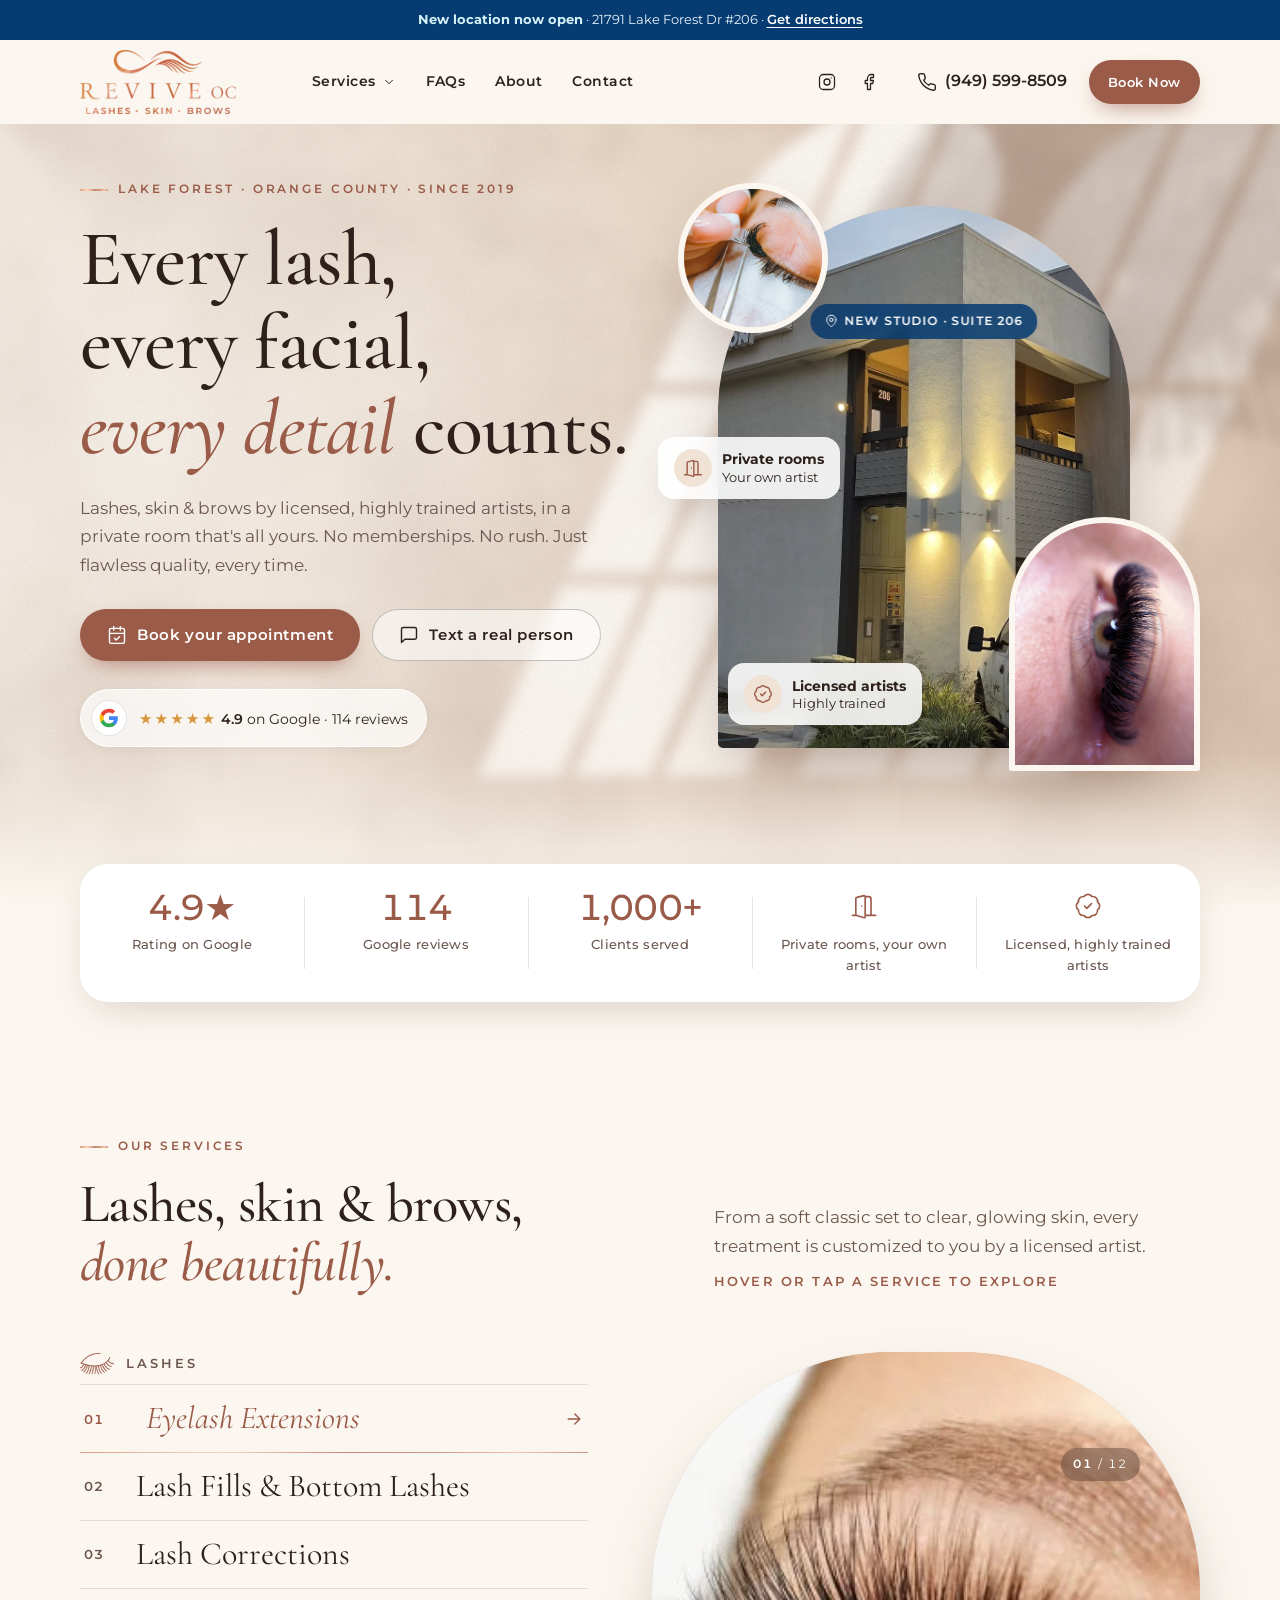
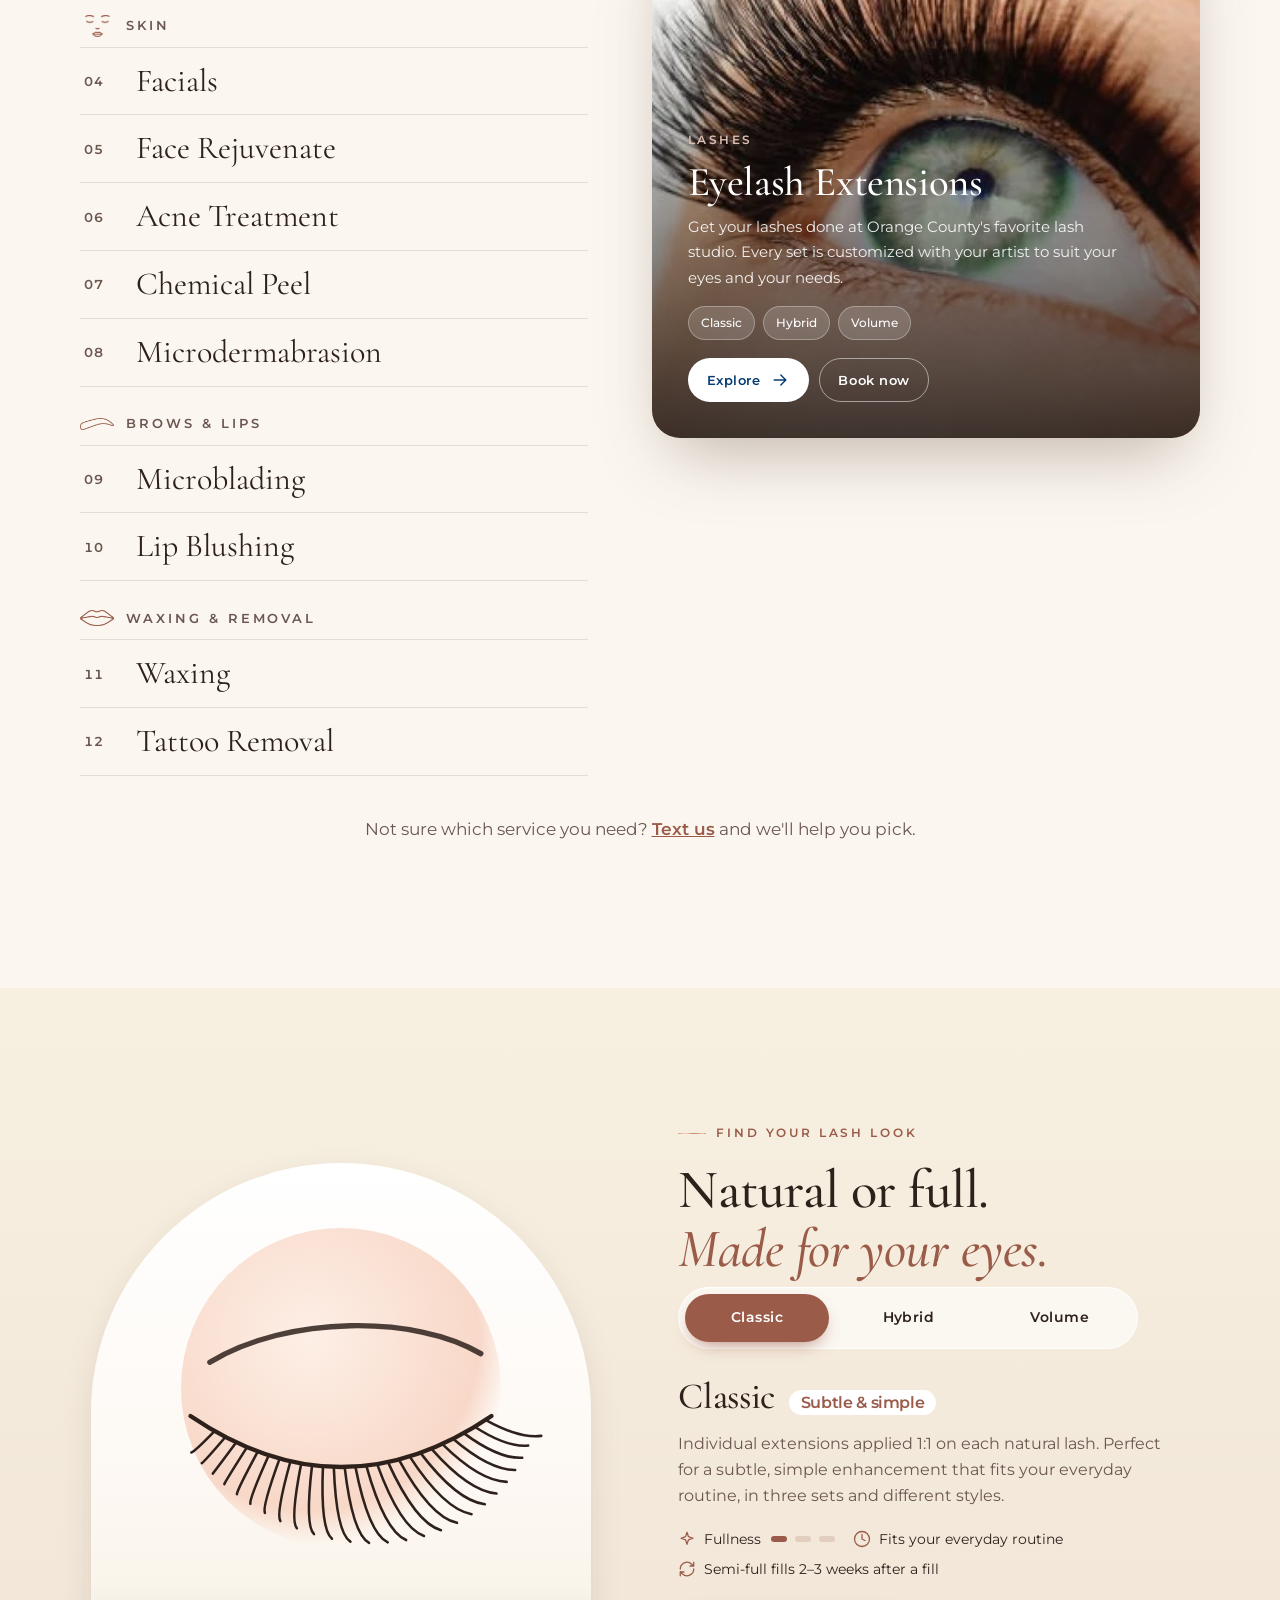
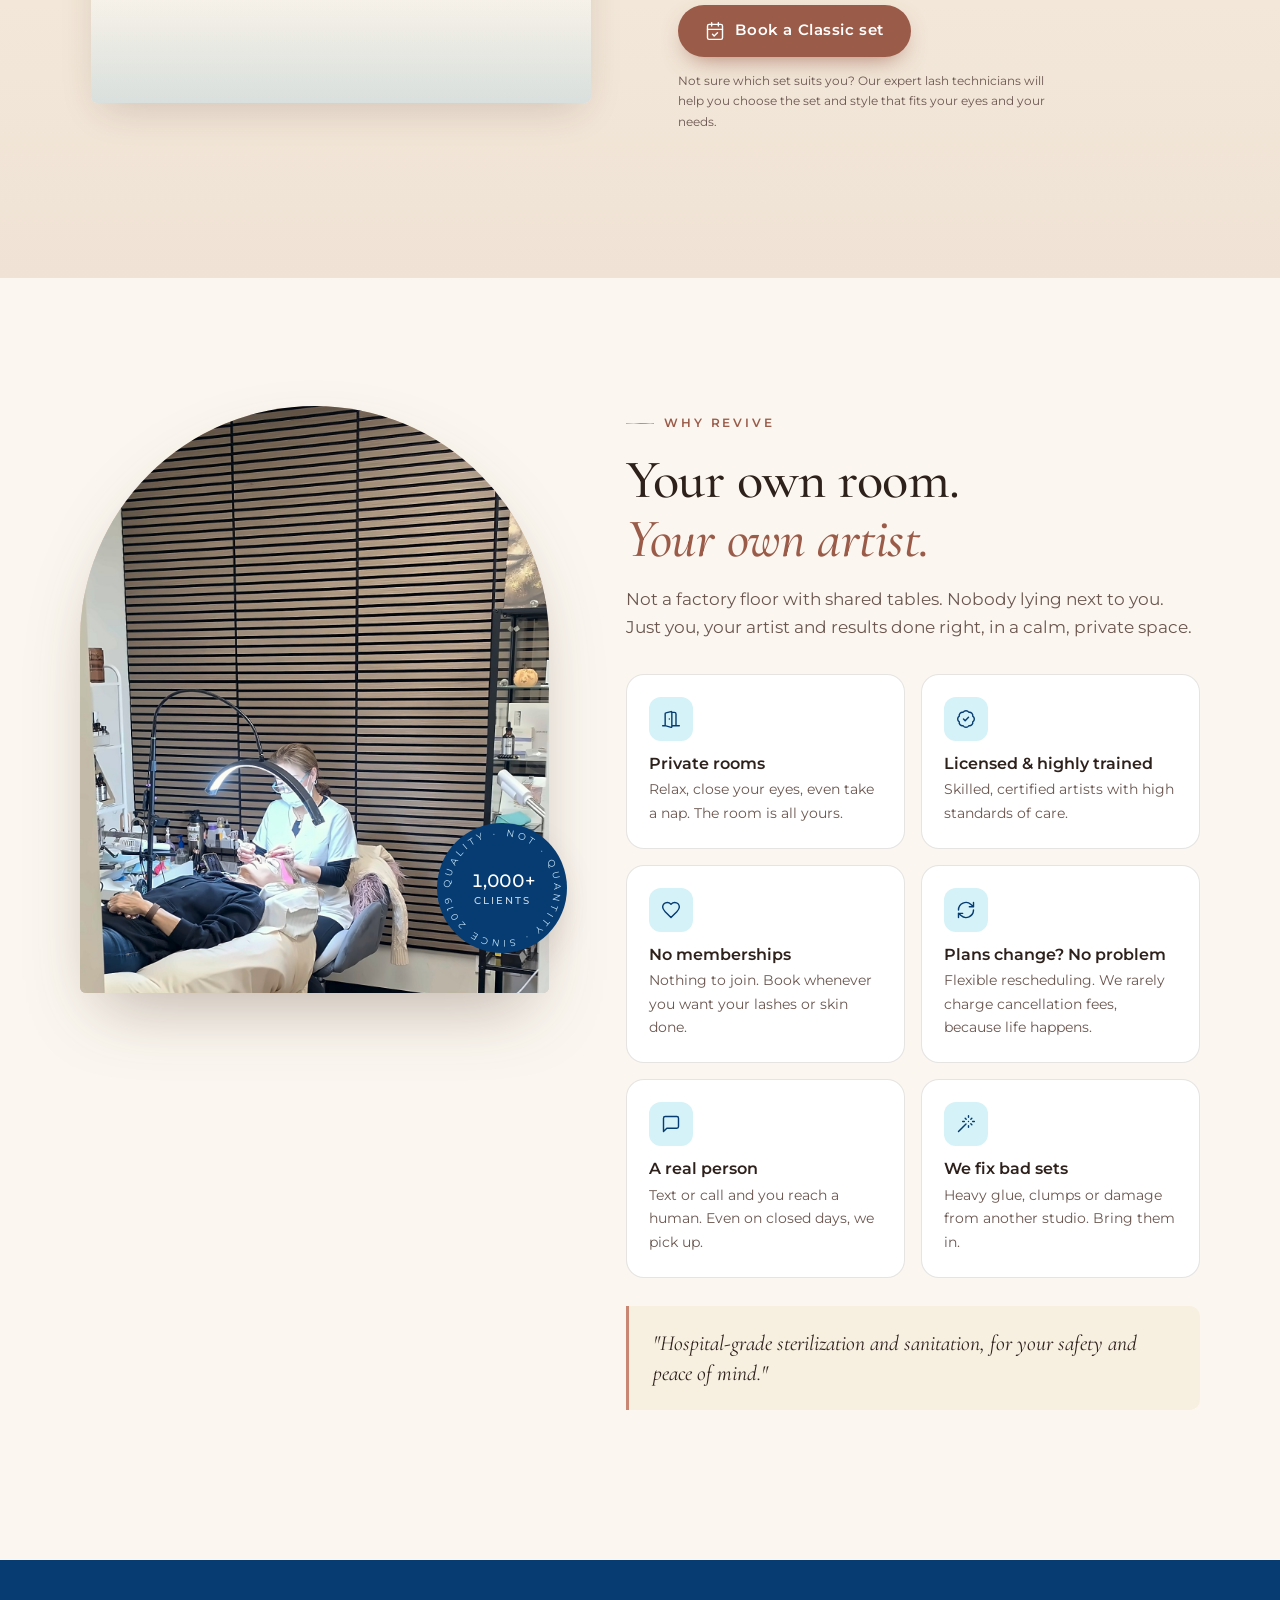
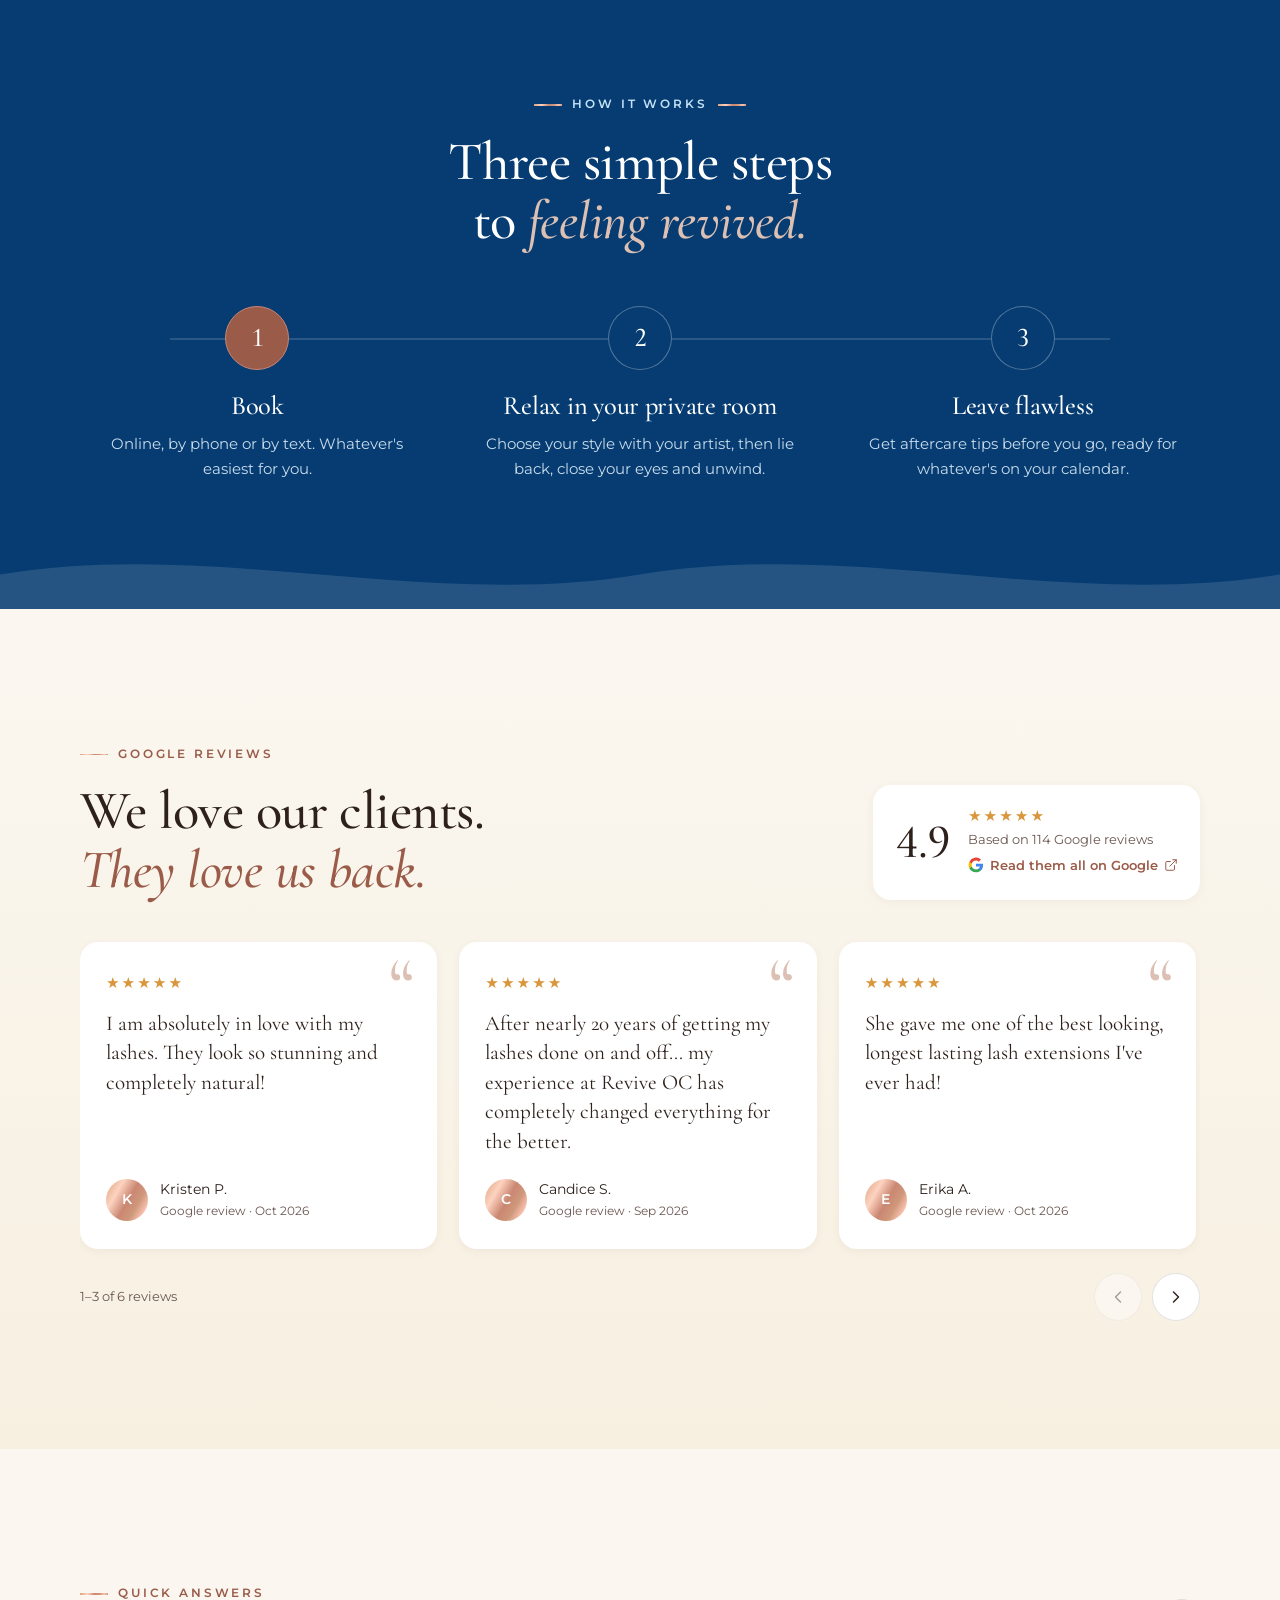
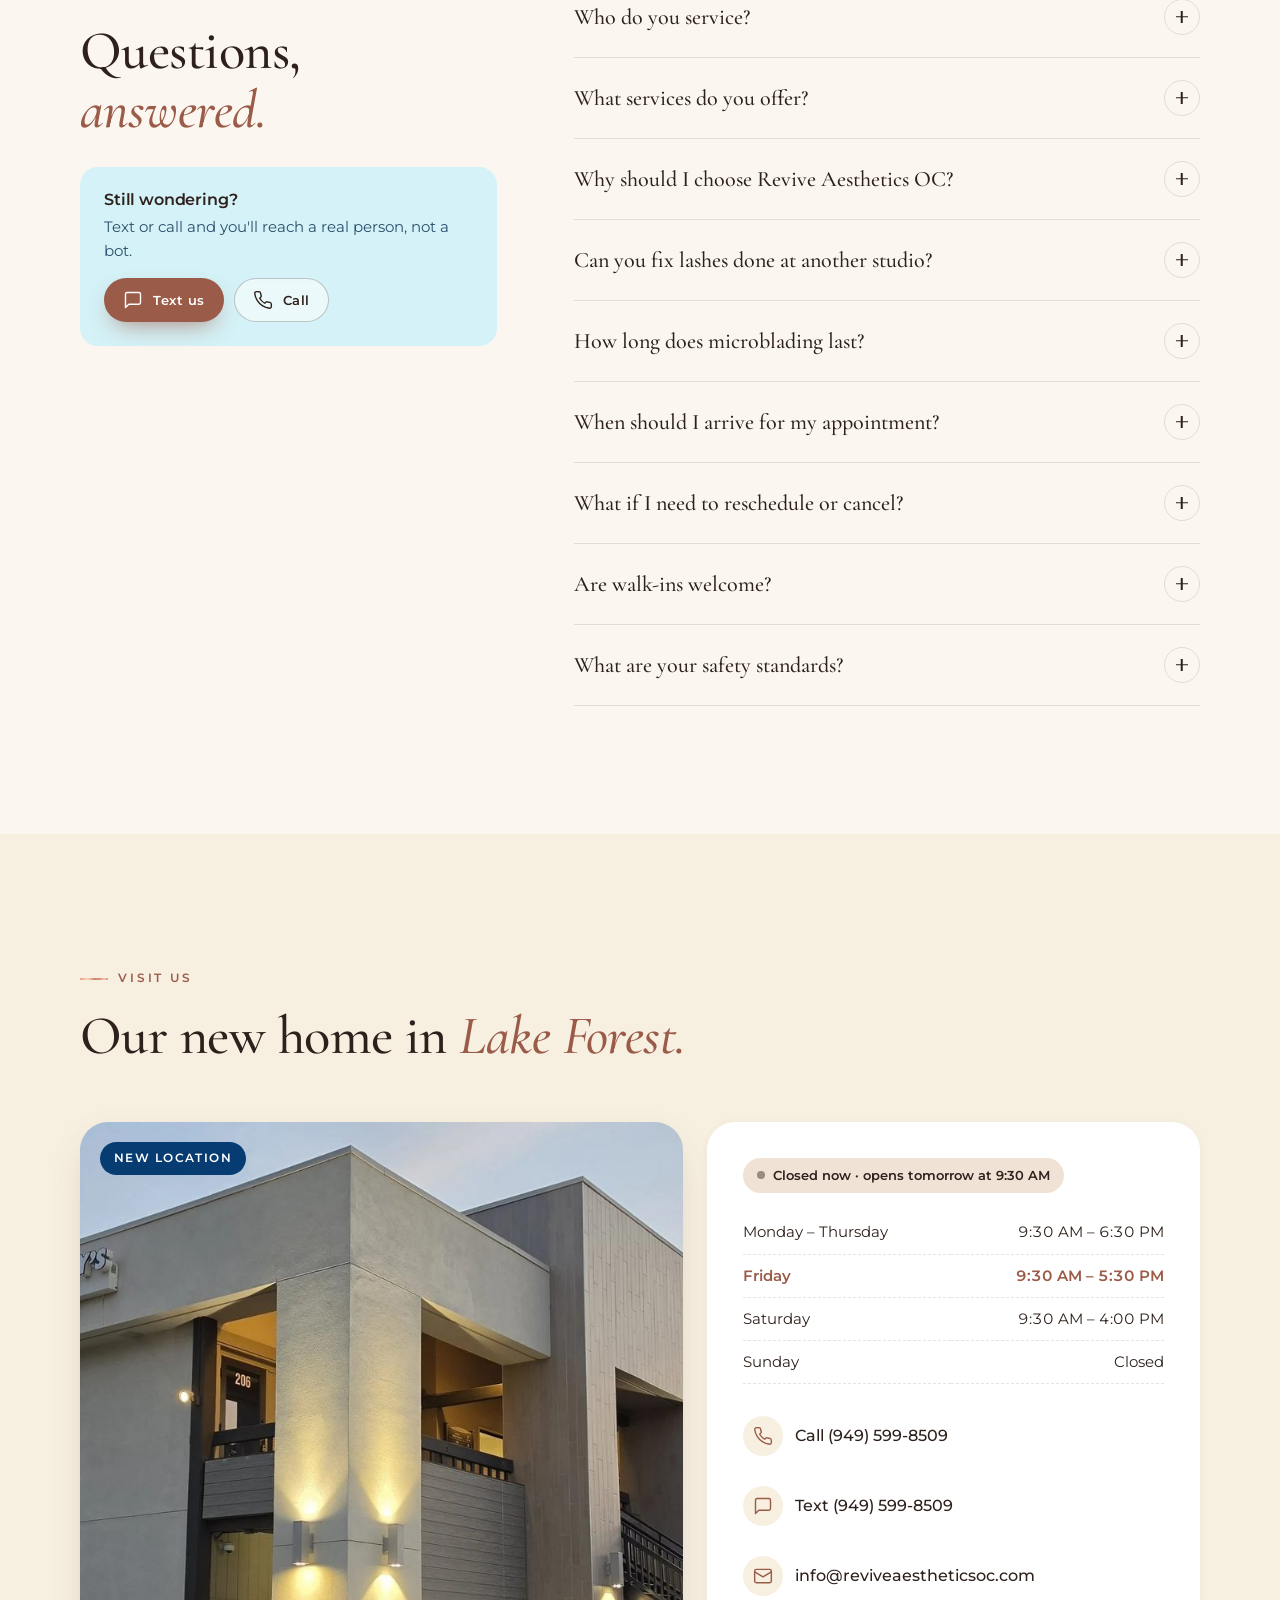
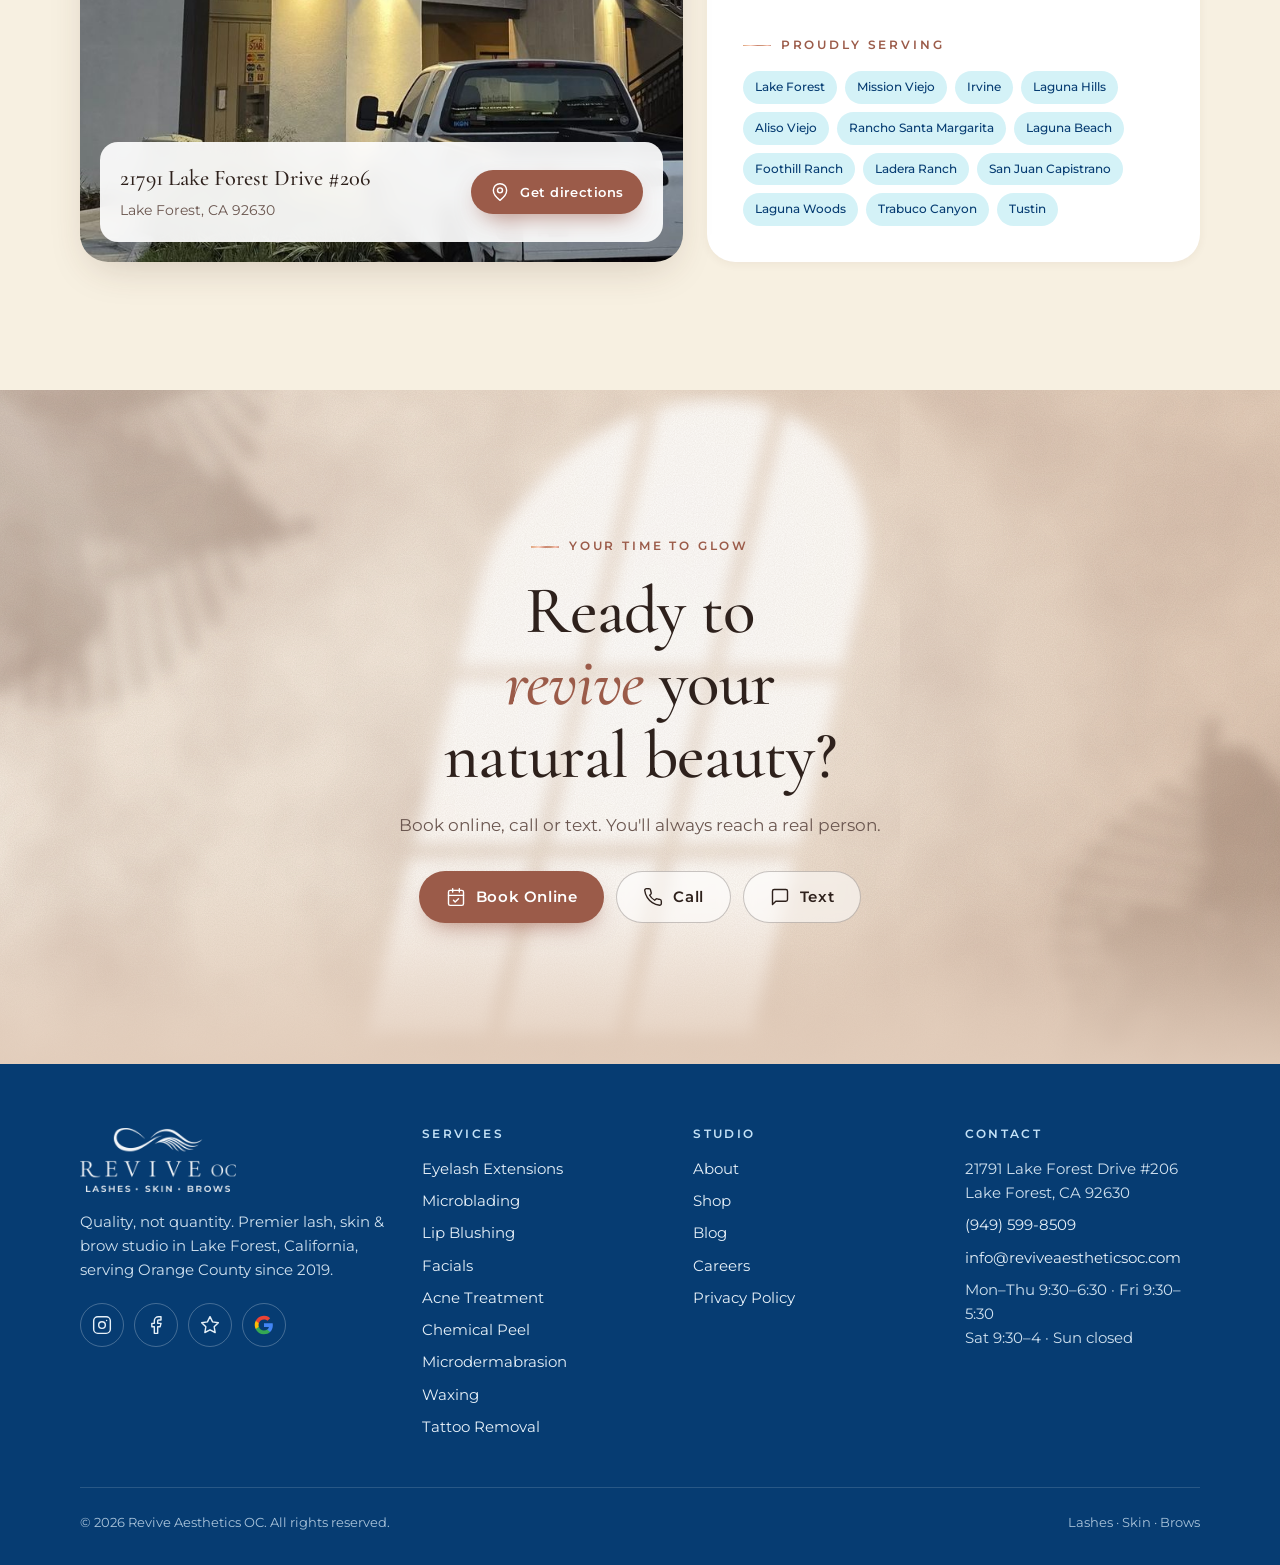
<file: option-e.html>
<!doctype html>
<html lang="en">
<head>
<meta charset="utf-8">
<meta name="robots" content="noindex, nofollow">
<meta name="viewport" content="width=device-width, initial-scale=1">
<title>Revive Aesthetics OC | Lashes, Skin &amp; Brows in Lake Forest, Orange County</title>
<meta name="description" content="Eyelash extensions, facials, microblading, lip blushing and more in Lake Forest, CA. Private rooms, your own licensed artist. 4.9 stars on Google from 114 reviews.">
<link rel="icon" href="assets/favicon.png">
<link rel="preconnect" href="https://fonts.googleapis.com">
<link rel="preconnect" href="https://fonts.gstatic.com" crossorigin>
<link href="https://fonts.googleapis.com/css2?family=Cormorant+Garamond:ital,wght@0,400;0,500;0,600;1,400;1,500&family=Montserrat:wght@400;500;600&display=swap" rel="stylesheet">
<link rel="stylesheet" href="assets/css/site.css">
<link rel="stylesheet" href="assets/css/nav.css">
<link rel="stylesheet" href="assets/css/bg-e.css">
</head>
<body>
<a class="skip" href="#main">Skip to content</a>
<div class="progress" aria-hidden="true"></div>

<!-- Icon sprite (Lucide-style, 24px grid) -->
<svg width="0" height="0" style="position:absolute" aria-hidden="true">
  <symbol id="i-phone" viewBox="0 0 24 24"><path d="M22 16.9v3a2 2 0 0 1-2.2 2 19.8 19.8 0 0 1-8.6-3.1 19.5 19.5 0 0 1-6-6A19.8 19.8 0 0 1 2.1 4.2 2 2 0 0 1 4.1 2h3a2 2 0 0 1 2 1.7c.1 1 .4 1.9.7 2.8a2 2 0 0 1-.5 2.1L8 9.9a16 16 0 0 0 6 6l1.3-1.3a2 2 0 0 1 2.1-.4c.9.3 1.8.6 2.8.7a2 2 0 0 1 1.7 2z"/></symbol>
  <symbol id="i-msg" viewBox="0 0 24 24"><path d="M21 15a2 2 0 0 1-2 2H7l-4 4V5a2 2 0 0 1 2-2h14a2 2 0 0 1 2 2z"/></symbol>
  <symbol id="i-cal" viewBox="0 0 24 24"><rect x="3" y="4" width="18" height="18" rx="2"/><path d="M16 2v4M8 2v4M3 10h18M9 16l2 2 4-4"/></symbol>
  <symbol id="i-arrow" viewBox="0 0 24 24"><path d="M5 12h14M13 6l6 6-6 6"/></symbol>
  <symbol id="i-left" viewBox="0 0 24 24"><path d="M15 18l-6-6 6-6"/></symbol>
  <symbol id="i-right" viewBox="0 0 24 24"><path d="M9 18l6-6-6-6"/></symbol>
  <symbol id="i-pin" viewBox="0 0 24 24"><path d="M20 10c0 6-8 12-8 12S4 16 4 10a8 8 0 0 1 16 0z"/><circle cx="12" cy="10" r="3"/></symbol>
  <symbol id="i-mail" viewBox="0 0 24 24"><rect x="2" y="4" width="20" height="16" rx="2"/><path d="M22 7l-10 6L2 7"/></symbol>
  <symbol id="i-door" viewBox="0 0 24 24"><path d="M13 4h3a2 2 0 0 1 2 2v14M2 20h3M13 20h9M10 12v.01M13 4.6v16.8a.6.6 0 0 1-.8.6L5 20V5.6a1 1 0 0 1 .8-1L12 3.1a.8.8 0 0 1 1 .8z"/></symbol>
  <symbol id="i-badge" viewBox="0 0 24 24"><path d="M3.9 8.6a4 4 0 0 1 4.7-4.7 4 4 0 0 1 6.8 0 4 4 0 0 1 4.7 4.7 4 4 0 0 1 0 6.8 4 4 0 0 1-4.7 4.7 4 4 0 0 1-6.8 0 4 4 0 0 1-4.7-4.7 4 4 0 0 1 0-6.8z"/><path d="M9 12l2 2 4-4"/></symbol>
  <symbol id="i-heart" viewBox="0 0 24 24"><path d="M19 14c1.5-1.5 3-3.2 3-5.5A5.5 5.5 0 0 0 16.5 3c-1.8 0-3 .5-4.5 2-1.5-1.5-2.7-2-4.5-2A5.5 5.5 0 0 0 2 8.5c0 2.3 1.5 4 3 5.5l7 7z"/></symbol>
  <symbol id="i-users" viewBox="0 0 24 24"><path d="M16 21v-2a4 4 0 0 0-4-4H6a4 4 0 0 0-4 4v2"/><circle cx="9" cy="7" r="4"/><path d="M22 21v-2a4 4 0 0 0-3-3.9M16 3.1a4 4 0 0 1 0 7.8"/></symbol>
  <symbol id="i-star" viewBox="0 0 24 24"><path d="M12 2l3.1 6.3 6.9 1-5 4.9 1.2 6.8L12 17.8 5.8 21l1.2-6.8-5-4.9 6.9-1z"/></symbol>
  <symbol id="i-refresh" viewBox="0 0 24 24"><path d="M3 12a9 9 0 0 1 15-6.7L21 8M21 3v5h-5M21 12a9 9 0 0 1-15 6.7L3 16M3 21v-5h5"/></symbol>
  <symbol id="i-wand" viewBox="0 0 24 24"><path d="M15 4V2M15 16v-2M8 9h2M20 9h2M17.8 11.8 19 13M15 9h.01M17.8 6.2 19 5M3 21l9-9M12.2 6.2 11 5"/></symbol>
  <symbol id="i-sparkle" viewBox="0 0 24 24"><path d="M12 3l1.9 5.8L20 11l-6.1 2.2L12 19l-1.9-5.8L4 11l6.1-2.2z"/></symbol>
  <symbol id="i-clock" viewBox="0 0 24 24"><circle cx="12" cy="12" r="10"/><path d="M12 6v6l4 2"/></symbol>
  <symbol id="i-cal2" viewBox="0 0 24 24"><rect x="3" y="4" width="18" height="18" rx="2"/><path d="M16 2v4M8 2v4M3 10h18"/></symbol>
  <symbol id="i-menu" viewBox="0 0 24 24"><path d="M4 7h16M4 12h16M4 17h10"/></symbol>
  <symbol id="i-x" viewBox="0 0 24 24"><path d="M18 6 6 18M6 6l12 12"/></symbol>
  <symbol id="i-ig" viewBox="0 0 24 24"><rect x="2" y="2" width="20" height="20" rx="5"/><circle cx="12" cy="12" r="4"/><path d="M17.5 6.5h.01"/></symbol>
  <symbol id="i-fb" viewBox="0 0 24 24"><path d="M18 2h-3a5 5 0 0 0-5 5v3H7v4h3v8h4v-8h3l1-4h-4V7a1 1 0 0 1 1-1h3z"/></symbol>
  <symbol id="i-ext" viewBox="0 0 24 24"><path d="M15 3h6v6M10 14 21 3M18 13v6a2 2 0 0 1-2 2H5a2 2 0 0 1-2-2V8a2 2 0 0 1 2-2h6"/></symbol>
  <symbol id="i-google" viewBox="0 0 24 24"><path fill="#4285F4" stroke="none" d="M22.6 12.3c0-.8-.1-1.6-.2-2.3H12v4.3h5.9a5 5 0 0 1-2.2 3.3v2.8h3.6c2.1-1.9 3.3-4.8 3.3-8.1z"/><path fill="#34A853" stroke="none" d="M12 23c3 0 5.5-1 7.3-2.7l-3.6-2.8c-1 .7-2.2 1.1-3.7 1.1-2.9 0-5.3-1.9-6.2-4.5H2.1v2.9A11 11 0 0 0 12 23z"/><path fill="#FBBC05" stroke="none" d="M5.8 14.1a6.6 6.6 0 0 1 0-4.2V7H2.1a11 11 0 0 0 0 9.9z"/><path fill="#EA4335" stroke="none" d="M12 5.4c1.6 0 3.1.6 4.2 1.6l3.2-3.2A11 11 0 0 0 2.1 7l3.7 2.9C6.7 7.3 9.1 5.4 12 5.4z"/></symbol>
  <symbol id="i-check" viewBox="0 0 24 24"><circle cx="12" cy="12" r="10"/><path d="M8 12.5l2.6 2.6L16 9.6"/></symbol>
  <symbol id="i-ban" viewBox="0 0 24 24"><circle cx="12" cy="12" r="10"/><path d="M5 5l14 14"/></symbol>
  <symbol id="i-info" viewBox="0 0 24 24"><circle cx="12" cy="12" r="10"/><path d="M12 16v-4M12 8h.01"/></symbol>
  <symbol id="i-camera" viewBox="0 0 24 24"><path d="M14.5 4h-5L7 7H4a2 2 0 0 0-2 2v9a2 2 0 0 0 2 2h16a2 2 0 0 0 2-2V9a2 2 0 0 0-2-2h-3z"/><circle cx="12" cy="13" r="3"/></symbol>
  <symbol id="i-drop" viewBox="0 0 24 24"><path d="M12 2.7l5.7 5.6a8 8 0 1 1-11.3 0z"/></symbol>
  <symbol id="i-sun" viewBox="0 0 24 24"><circle cx="12" cy="12" r="4"/><path d="M12 2v2M12 20v2M4.9 4.9l1.4 1.4M17.7 17.7l1.4 1.4M2 12h2M20 12h2M4.9 19.1l1.4-1.4M17.7 6.3l1.4-1.4"/></symbol>
  <symbol id="i-chev" viewBox="0 0 24 24"><path d="M6 9l6 6 6-6"/></symbol>
</svg>

<div class="announce" role="region" aria-label="Announcements">
  <strong>New location now open</strong> · 21791 Lake Forest Dr #206 · <a href="#visit">Get directions</a>
</div>

<header class="hdr" id="hdr">
  <div class="wrap hdr-in">
    <a class="logo" href="#top" aria-label="Revive Aesthetics OC, home"><img src="assets/logo.png" alt="Revive OC — Lashes, Skin, Brows" width="720" height="296"></a>
    <nav class="nav" aria-label="Main">
      <ul class="nav-list">
        <li class="nav-dd">
          <button class="nav-link nav-dd-btn" type="button" aria-expanded="false" aria-controls="nav-svc">Services<svg class="ico chev" aria-hidden="true"><use href="#i-chev"/></svg></button>
          <div class="nav-panel" id="nav-svc">
          <div class="nav-col"><h4>Lashes</h4><ul><li><a href="eyelash-extensions-orange-county.html"><b>Eyelash Extensions</b><small>Classic, hybrid & volume sets</small></a></li></ul><h4>Brows &amp; lips</h4><ul><li><a href="microblading-orange-county-california.html"><b>Microblading</b><small>Natural, hair-like brows</small></a></li><li><a href="lip-blushing-orange-county.html"><b>Lip Blushing</b><small>A soft, natural tint</small></a></li></ul></div>
          <div class="nav-col"><h4>Skin</h4><ul><li><a href="facials-orange-county.html"><b>Facials</b><small>Customized for your skin</small></a></li><li><a href="acne-treatment-orange-county.html"><b>Acne Treatment</b><small>Clearer skin for all ages</small></a></li><li><a href="chemical-peel-orange-county.html"><b>Chemical Peel</b><small>Soft, smooth, radiant skin</small></a></li><li><a href="microdermabrasion-orange-county.html"><b>Microdermabrasion</b><small>A full-face refresh</small></a></li></ul></div>
          <div class="nav-col"><h4>Waxing</h4><ul><li><a href="waxing-orange-county.html"><b>Waxing</b><small>Smooth for weeks</small></a></li></ul><h4>Removal</h4><ul><li><a href="tattoo-removal-orange-county.html"><b>Tattoo Removal</b><small>Gentle, non-laser saline removal</small></a></li></ul></div>
            <div class="nav-feat"><b>Not sure what to book?</b><p>Text us and a real person will help you choose.</p><a class="btn btn-primary btn-sm" href="sms:+19495998509"><svg class="ico" aria-hidden="true"><use href="#i-msg"/></svg>Text us</a></div>
          </div>
        </li>
        <li><a class="nav-link" href="#faq">FAQs</a></li>
        <li><a class="nav-link" href="https://www.reviveaestheticsoc.com/about">About</a></li>
        <li><a class="nav-link" href="#visit">Contact</a></li>
      </ul>
    </nav>
    <div class="hdr-cta">
      <div class="hdr-social">
        <a href="https://www.instagram.com/reviveaestheticsoc/" target="_blank" rel="noopener" aria-label="Instagram"><svg class="ico" aria-hidden="true"><use href="#i-ig"/></svg></a>
        <a href="https://www.facebook.com/ReviveAestheticsOC/" target="_blank" rel="noopener" aria-label="Facebook"><svg class="ico" aria-hidden="true"><use href="#i-fb"/></svg></a>
      </div>
      <a class="hdr-phone" href="tel:+19495998509" aria-label="Call (949) 599-8509"><svg class="ico" aria-hidden="true"><use href="#i-phone"/></svg><span>(949) 599-8509</span></a>
      <a class="btn btn-primary btn-sm" href="https://www.reviveaestheticsoc.com/book">Book Now</a>
      <button class="burger" id="nav-burger" type="button" aria-label="Open menu" aria-expanded="false" aria-controls="mnav"><svg class="ico" aria-hidden="true"><use href="#i-menu"/></svg></button>
    </div>
  </div>
</header>

<div class="mnav" id="mnav" aria-hidden="true" inert>
  <div class="mnav-top">
    <a class="logo" href="#top" aria-label="Revive Aesthetics OC, home"><img src="assets/logo.png" alt="Revive OC" width="720" height="296" loading="lazy"></a>
    <button class="burger" id="mnav-close" type="button" aria-label="Close menu" style="display:grid"><svg class="ico" aria-hidden="true"><use href="#i-x"/></svg></button>
  </div>
  <div class="mnav-body">
    <details open><summary>Services<svg class="ico" aria-hidden="true"><use href="#i-chev"/></svg></summary><div class="mnav-svc"><a href="eyelash-extensions-orange-county.html">Eyelash Extensions<small>Lashes</small></a><a href="microblading-orange-county-california.html">Microblading<small>Brows</small></a><a href="lip-blushing-orange-county.html">Lip Blushing<small>Lips</small></a><a href="facials-orange-county.html">Facials<small>Skin</small></a><a href="acne-treatment-orange-county.html">Acne Treatment<small>Skin</small></a><a href="chemical-peel-orange-county.html">Chemical Peel<small>Skin</small></a><a href="microdermabrasion-orange-county.html">Microdermabrasion<small>Skin</small></a><a href="waxing-orange-county.html">Waxing<small>Waxing</small></a><a href="tattoo-removal-orange-county.html">Tattoo Removal<small>Removal</small></a></div></details>
    <a href="#faq">FAQs</a>
    <a href="https://www.reviveaestheticsoc.com/about">About</a>
    <a href="#visit">Contact</a>
    <div class="mnav-cta">
      <a class="btn btn-primary" href="https://www.reviveaestheticsoc.com/book"><svg class="ico" aria-hidden="true"><use href="#i-cal"/></svg>Book Now</a>
      <a class="btn btn-ghost" href="tel:+19495998509"><svg class="ico" aria-hidden="true"><use href="#i-phone"/></svg>Call (949) 599-8509</a>
    </div>
    <div class="mnav-soc">
      <a href="https://www.instagram.com/reviveaestheticsoc/" target="_blank" rel="noopener" aria-label="Instagram"><svg class="ico" aria-hidden="true"><use href="#i-ig"/></svg></a>
      <a href="https://www.facebook.com/ReviveAestheticsOC/" target="_blank" rel="noopener" aria-label="Facebook"><svg class="ico" aria-hidden="true"><use href="#i-fb"/></svg></a>
      <a href="https://share.google/rGYHAwpQW4pRFW2L9" target="_blank" rel="noopener" aria-label="Google reviews"><svg class="ico" aria-hidden="true"><use href="#i-google"/></svg></a>
    </div>
  </div>
</div>

<main id="main">
<!-- HERO -->
<section class="hero" id="top">
  <div class="wrap hero-grid">
    <div>
      <span class="eyebrow rl">Lake Forest · Orange County · Since 2019</span>
      <h1 class="rl d1"><span class="line">Every lash, every facial,</span> <span class="line"><em>every detail</em> counts.</span></h1>
      <p class="lede rl d2">Lashes, skin &amp; brows by licensed, highly trained artists, in a private room that's all yours. No memberships. No rush. Just flawless quality, every time.</p>
      <div class="hero-ctas rl d3">
        <a class="btn btn-primary" href="https://www.reviveaestheticsoc.com/book"><svg class="ico"><use href="#i-cal"/></svg>Book your appointment</a>
        <a class="btn btn-ghost" href="sms:+19495998509"><svg class="ico"><use href="#i-msg"/></svg>Text a real person</a>
      </div>
      <a class="rating-chip rl d4" href="https://share.google/rGYHAwpQW4pRFW2L9" target="_blank" rel="noopener">
        <span class="g-badge"><svg class="ico"><use href="#i-google"/></svg></span>
        <span><span class="stars" aria-hidden="true">★★★★★</span> <b>4.9</b> on Google · 114 reviews</span>
      </a>
    </div>
    <div class="hero-art rl d2">
      <div class="sun layer" data-speed="-0.12" aria-hidden="true"></div>
      <div class="arch arch-main"><img src="assets/img/building.jpg" alt="The Revive Aesthetics OC studio building on Lake Forest Drive, lit at dusk" width="1060" height="1155" fetchpriority="high"><span class="arch-pill"><svg class="ico"><use href="#i-pin"/></svg>New studio · Suite 206</span></div>
      <div class="arch arch-mini layer" data-speed="0.06"><img src="assets/img/lash-volume-closeup.jpg" alt="Close-up of full, fluffy volume lash extensions" width="1000" height="1333"></div>
      <div class="arch arch-dot layer" data-speed="-0.04"><img src="assets/img/hero-lash.jpg" alt="Lash artist placing an extension with tweezers" width="2200" height="1467"></div>
      <div class="float float-1"><span class="ic"><svg class="ico"><use href="#i-door"/></svg></span><span><b>Private rooms</b>Your own artist</span></div>
      <div class="float float-2"><span class="ic"><svg class="ico"><use href="#i-badge"/></svg></span><span><b>Licensed artists</b>Highly trained</span></div>
    </div>
  </div>
  <!-- Background option E: afternoon light -->
  <div class="bgE" aria-hidden="true">
    <div class="bgE-wall"></div>
    <svg class="bgE-light layer" data-speed="0.05" viewBox="0 0 1440 900" preserveAspectRatio="xMaxYMid slice">
      <defs><radialGradient id="bgE-lg" cx=".5" cy=".35" r=".8"><stop offset="0" stop-color="#fffaf3"/><stop offset=".55" stop-color="#fff1e4"/><stop offset="1" stop-color="#fde3d2"/></radialGradient><filter id="bgE-soft" x="-30%" y="-30%" width="160%" height="160%"><feGaussianBlur stdDeviation="7"/></filter></defs>
      <g filter="url(#bgE-soft)">
        <g transform="translate(880 -30) skewX(-24)"><mask id="bgE-m1"><path d="M0 760 V150.0 A150.0 150.0 0 0 1 300 150.0 V760 Z" fill="#fff"/><g fill="#000"><rect x="93" y="-10" width="14" height="780"/><rect x="193" y="-10" width="14" height="780"/><rect x="-10" y="319.2" width="320" height="14"/><rect x="-10" y="532" width="320" height="14"/></g></mask><path d="M0 760 V150.0 A150.0 150.0 0 0 1 300 150.0 V760 Z" fill="url(#bgE-lg)" mask="url(#bgE-m1)"/></g>
        <g transform="translate(1240 -30) skewX(-24)" opacity=".8"><mask id="bgE-m2"><path d="M0 760 V150.0 A150.0 150.0 0 0 1 300 150.0 V760 Z" fill="#fff"/><g fill="#000"><rect x="93" y="-10" width="14" height="780"/><rect x="193" y="-10" width="14" height="780"/><rect x="-10" y="319.2" width="320" height="14"/><rect x="-10" y="532" width="320" height="14"/></g></mask><path d="M0 760 V150.0 A150.0 150.0 0 0 1 300 150.0 V760 Z" fill="url(#bgE-lg)" mask="url(#bgE-m2)"/></g>
      </g>
    </svg>
    <svg class="bgE-shadow" viewBox="0 0 1440 900" preserveAspectRatio="xMaxYMid slice">
      <defs><filter id="bgE-blur" x="-30%" y="-30%" width="160%" height="160%"><feGaussianBlur stdDeviation="9"/></filter></defs>
      <g filter="url(#bgE-blur)" stroke="#5e4033" fill="none" stroke-linecap="round">
        <g class="bgE-palm p1" style="transform-origin:1520px -70px"><path d="M1520 -70 L1504 -50 L1488 -30 L1472 -10 L1456 9 L1439 28 L1422 47 L1403 65 L1384 82 L1364 98 L1343 113 L1321 127 L1298 140 L1274 151 L1249 161 L1222 169 L1194 174 L1165 178 L1135 178 L1104 176 L1072 172 L1039 163 L1006 152" stroke-width="9.9"/><path d="M1504 -50 Q1515 -30 1518 -10 M1504 -50 Q1482 -56 1462 -54 M1488 -30 Q1505 7 1513 44 M1488 -30 Q1449 -37 1411 -36 M1472 -10 Q1493 43 1505 96 M1472 -10 Q1416 -18 1362 -18 M1456 9 Q1479 78 1495 146 M1456 9 Q1384 1 1314 0 M1439 28 Q1464 111 1481 193 M1439 28 Q1353 19 1269 18 M1422 47 Q1447 142 1465 236 M1422 47 Q1324 38 1228 36 M1403 65 Q1428 170 1445 274 M1403 65 Q1296 55 1190 53 M1384 82 Q1407 195 1423 307 M1384 82 Q1269 72 1157 69 M1364 98 Q1384 217 1397 333 M1364 98 Q1245 87 1128 84 M1343 113 Q1360 234 1368 353 M1343 113 Q1222 102 1103 98 M1321 127 Q1333 248 1337 366 M1321 127 Q1201 115 1083 110 M1298 140 Q1305 257 1305 372 M1298 140 Q1182 127 1067 121 M1274 151 Q1277 263 1272 371 M1274 151 Q1164 137 1056 131 M1249 161 Q1247 263 1238 362 M1249 161 Q1147 146 1048 139 M1222 169 Q1217 260 1204 347 M1222 169 Q1132 154 1044 147 M1194 174 Q1187 252 1172 325 M1194 174 Q1118 160 1043 153 M1165 178 Q1157 240 1142 298 M1165 178 Q1104 164 1044 158 M1135 178 Q1127 224 1113 266 M1135 178 Q1090 166 1046 162 M1104 176 Q1099 205 1088 229 M1104 176 Q1076 167 1050 165 M1072 172 Q1072 183 1065 190 M1072 172 Q1062 165 1053 167 M1039 163 Q1041 169 1037 169 M1039 163 Q1036 159 1033 162 M1006 152 Q1007 158 1003 157 M1006 152 Q1003 147 1000 150" stroke-width="11"/><path d="M1520 -70 L1500 -59 L1480 -49 L1459 -39 L1439 -29 L1418 -20 L1396 -12 L1375 -5 L1352 0 L1329 4 L1306 7 L1282 7 L1258 5 L1233 1 L1208 -5 L1184 -15 L1159 -27 L1135 -43 L1111 -62 L1088 -84 L1067 -111 L1048 -141 L1031 -175" stroke-width="9.9"/><path d="M1500 -59 Q1502 -39 1497 -21 M1500 -59 Q1484 -73 1467 -78 M1480 -49 Q1480 -12 1472 20 M1480 -49 Q1450 -70 1419 -82 M1459 -39 Q1457 13 1447 60 M1459 -39 Q1416 -66 1372 -86 M1439 -29 Q1433 36 1420 97 M1439 -29 Q1383 -63 1326 -89 M1418 -20 Q1408 57 1391 130 M1418 -20 Q1351 -60 1283 -92 M1396 -12 Q1382 75 1361 158 M1396 -12 Q1320 -57 1243 -94 M1375 -5 Q1355 90 1329 180 M1375 -5 Q1291 -55 1206 -96 M1352 0 Q1328 101 1296 197 M1352 0 Q1263 -53 1173 -98 M1329 4 Q1300 108 1263 206 M1329 4 Q1237 -52 1144 -100 M1306 7 Q1271 110 1231 209 M1306 7 Q1213 -51 1119 -102 M1282 7 Q1243 109 1198 204 M1282 7 Q1191 -52 1099 -103 M1258 5 Q1216 102 1168 193 M1258 5 Q1171 -54 1082 -105 M1233 1 Q1189 91 1139 174 M1233 1 Q1152 -57 1069 -107 M1208 -5 Q1163 75 1114 149 M1208 -5 Q1135 -61 1060 -108 M1184 -15 Q1140 55 1092 117 M1184 -15 Q1120 -66 1054 -110 M1159 -27 Q1118 30 1074 81 M1159 -27 Q1106 -73 1051 -112 M1135 -43 Q1100 2 1061 39 M1135 -43 Q1094 -82 1050 -114 M1111 -62 Q1084 -30 1053 -5 M1111 -62 Q1082 -93 1051 -116 M1088 -84 Q1071 -64 1050 -52 M1088 -84 Q1072 -106 1053 -119 M1067 -111 Q1061 -102 1053 -100 M1067 -111 Q1063 -121 1055 -124 M1048 -141 Q1046 -135 1043 -138 M1048 -141 Q1048 -147 1044 -145 M1031 -175 Q1029 -169 1026 -172 M1031 -175 Q1031 -181 1027 -180" stroke-width="11"/><path d="M1520 -70 L1514 -50 L1508 -30 L1502 -10 L1496 10 L1489 30 L1482 50 L1475 69 L1467 88 L1458 108 L1448 126 L1438 145 L1426 163 L1414 180 L1400 197 L1386 214 L1370 229 L1353 244 L1335 258 L1316 271 L1295 282 L1273 293 L1249 302" stroke-width="9.9"/><path d="M1514 -50 Q1530 -38 1538 -23 M1514 -50 Q1495 -48 1480 -40 M1508 -30 Q1533 -6 1550 20 M1508 -30 Q1475 -23 1447 -10 M1502 -10 Q1535 25 1561 62 M1502 -10 Q1456 1 1415 19 M1496 10 Q1536 55 1569 103 M1496 10 Q1438 26 1384 48 M1489 30 Q1535 85 1574 142 M1489 30 Q1420 50 1356 76 M1482 50 Q1533 114 1576 180 M1482 50 Q1404 73 1331 103 M1475 69 Q1528 141 1574 215 M1475 69 Q1389 96 1309 129 M1467 88 Q1521 167 1569 247 M1467 88 Q1375 118 1289 153 M1458 108 Q1512 191 1559 275 M1458 108 Q1363 138 1273 175 M1448 126 Q1501 212 1547 299 M1448 126 Q1352 157 1261 195 M1438 145 Q1488 232 1530 319 M1438 145 Q1342 175 1252 212 M1426 163 Q1472 248 1511 335 M1426 163 Q1333 192 1246 228 M1414 180 Q1455 263 1489 345 M1414 180 Q1326 208 1243 241 M1400 197 Q1436 274 1464 351 M1400 197 Q1319 222 1243 252 M1386 214 Q1416 283 1438 353 M1386 214 Q1313 235 1246 262 M1370 229 Q1394 289 1410 349 M1370 229 Q1308 246 1250 269 M1353 244 Q1371 293 1382 342 M1353 244 Q1302 257 1256 275 M1335 258 Q1348 295 1353 331 M1335 258 Q1297 266 1263 280 M1316 271 Q1324 294 1325 316 M1316 271 Q1291 274 1271 284 M1295 282 Q1300 292 1298 299 M1295 282 Q1284 282 1278 287 M1273 293 Q1277 297 1273 299 M1273 293 Q1267 290 1267 294 M1249 302 Q1253 306 1250 308 M1249 302 Q1244 299 1243 303" stroke-width="11"/><path d="M1520 -70 L1502 -69 L1484 -68 L1466 -67 L1447 -67 L1429 -67 L1411 -69 L1393 -71 L1375 -75 L1357 -80 L1339 -87 L1322 -96 L1305 -107 L1289 -119 L1274 -134 L1260 -151 L1247 -171 L1236 -193 L1228 -217 L1221 -244 L1218 -273 L1218 -304 L1222 -337" stroke-width="9.9"/><path d="M1502 -69 Q1497 -52 1486 -41 M1502 -69 Q1494 -85 1483 -94 M1484 -68 Q1472 -40 1455 -18 M1484 -68 Q1469 -94 1449 -113 M1466 -67 Q1447 -29 1423 2 M1466 -67 Q1443 -103 1416 -131 M1447 -67 Q1422 -20 1391 20 M1447 -67 Q1418 -111 1384 -148 M1429 -67 Q1397 -13 1359 34 M1429 -67 Q1394 -120 1354 -165 M1411 -69 Q1372 -9 1328 44 M1411 -69 Q1370 -128 1326 -180 M1393 -71 Q1347 -8 1297 49 M1393 -71 Q1348 -136 1300 -194 M1375 -75 Q1323 -9 1268 50 M1375 -75 Q1328 -145 1277 -208 M1357 -80 Q1300 -14 1240 45 M1357 -80 Q1309 -153 1257 -220 M1339 -87 Q1278 -23 1215 34 M1339 -87 Q1292 -162 1240 -230 M1322 -96 Q1258 -35 1192 19 M1322 -96 Q1276 -171 1226 -240 M1305 -107 Q1241 -51 1174 -2 M1305 -107 Q1263 -181 1216 -248 M1289 -119 Q1225 -69 1160 -27 M1289 -119 Q1251 -190 1208 -255 M1274 -134 Q1213 -91 1150 -57 M1274 -134 Q1241 -201 1203 -262 M1260 -151 Q1203 -116 1145 -89 M1260 -151 Q1233 -212 1201 -267 M1247 -171 Q1197 -144 1146 -124 M1247 -171 Q1227 -224 1200 -271 M1236 -193 Q1194 -173 1153 -161 M1236 -193 Q1222 -237 1202 -275 M1228 -217 Q1196 -204 1164 -198 M1228 -217 Q1219 -251 1205 -279 M1221 -244 Q1201 -235 1181 -235 M1221 -244 Q1218 -266 1209 -283 M1218 -273 Q1209 -268 1203 -271 M1218 -273 Q1219 -283 1214 -288 M1218 -304 Q1214 -300 1212 -304 M1218 -304 Q1221 -309 1217 -310 M1222 -337 Q1217 -333 1216 -337 M1222 -337 Q1225 -342 1221 -343" stroke-width="11"/></g>
        <g class="bgE-palm p2" style="transform-origin:1160px -130px"><path d="M1160 -130 L1158 -113 L1155 -96 L1152 -79 L1149 -62 L1146 -45 L1143 -28 L1138 -11 L1134 6 L1128 22 L1122 38 L1115 55 L1107 70 L1098 86 L1088 101 L1077 115 L1065 129 L1052 143 L1037 155 L1021 167 L1003 178 L985 188 L965 196" stroke-width="8.1"/><path d="M1158 -113 Q1173 -105 1181 -93 M1158 -113 Q1141 -109 1130 -100 M1155 -96 Q1179 -79 1196 -59 M1155 -96 Q1128 -87 1106 -72 M1152 -79 Q1184 -54 1209 -26 M1152 -79 Q1115 -65 1083 -45 M1149 -62 Q1188 -29 1220 7 M1149 -62 Q1103 -42 1061 -18 M1146 -45 Q1191 -5 1229 39 M1146 -45 Q1091 -21 1042 8 M1143 -28 Q1192 19 1234 69 M1143 -28 Q1080 0 1024 33 M1138 -11 Q1191 42 1236 98 M1138 -11 Q1070 20 1008 56 M1134 6 Q1188 64 1235 125 M1134 6 Q1061 39 995 78 M1128 22 Q1183 84 1230 149 M1128 22 Q1053 57 984 97 M1122 38 Q1176 103 1222 171 M1122 38 Q1045 74 975 115 M1115 55 Q1166 121 1210 189 M1115 55 Q1039 90 969 130 M1107 70 Q1155 136 1195 204 M1107 70 Q1033 104 965 143 M1098 86 Q1141 150 1177 215 M1098 86 Q1028 117 963 153 M1088 101 Q1126 161 1156 222 M1088 101 Q1023 129 964 162 M1077 115 Q1109 170 1133 226 M1077 115 Q1018 139 966 169 M1065 129 Q1091 177 1109 225 M1065 129 Q1014 149 969 174 M1052 143 Q1072 182 1084 222 M1052 143 Q1010 158 974 178 M1037 155 Q1052 185 1058 215 M1037 155 Q1005 165 979 180 M1021 167 Q1031 186 1033 205 M1021 167 Q1000 172 984 182 M1003 178 Q1009 186 1007 193 M1003 178 Q994 178 989 183 M985 188 Q989 191 986 193 M985 188 Q979 186 979 190 M965 196 Q969 200 966 202 M965 196 Q959 194 959 198" stroke-width="9"/><path d="M1160 -130 L1165 -115 L1169 -101 L1174 -86 L1179 -71 L1183 -56 L1187 -41 L1190 -26 L1194 -11 L1196 4 L1199 20 L1200 35 L1201 51 L1202 67 L1201 82 L1200 98 L1198 114 L1195 130 L1191 146 L1187 162 L1180 178 L1173 194 L1165 210" stroke-width="8.1"/><path d="M1165 -115 Q1181 -115 1192 -108 M1165 -115 Q1152 -106 1147 -94 M1169 -101 Q1196 -97 1217 -87 M1169 -101 Q1150 -82 1139 -62 M1174 -86 Q1210 -79 1241 -66 M1174 -86 Q1149 -59 1131 -31 M1179 -71 Q1223 -61 1263 -44 M1179 -71 Q1148 -37 1125 -1 M1183 -56 Q1235 -42 1283 -22 M1183 -56 Q1147 -15 1120 28 M1187 -41 Q1246 -23 1299 0 M1187 -41 Q1147 6 1115 55 M1190 -26 Q1254 -5 1313 22 M1190 -26 Q1148 26 1113 81 M1194 -11 Q1261 13 1323 44 M1194 -11 Q1149 45 1111 103 M1196 4 Q1266 32 1330 64 M1196 4 Q1150 63 1111 123 M1199 20 Q1268 49 1333 84 M1199 20 Q1152 79 1112 141 M1200 35 Q1269 66 1331 103 M1200 35 Q1154 94 1115 156 M1201 51 Q1267 83 1327 120 M1201 51 Q1156 108 1119 168 M1202 67 Q1263 99 1318 136 M1202 67 Q1159 121 1123 177 M1201 82 Q1257 113 1307 149 M1201 82 Q1161 132 1129 184 M1200 98 Q1250 127 1292 161 M1200 98 Q1164 142 1135 189 M1198 114 Q1240 140 1275 170 M1198 114 Q1166 152 1142 191 M1195 130 Q1229 152 1256 178 M1195 130 Q1169 160 1150 192 M1191 146 Q1217 163 1235 183 M1191 146 Q1171 168 1157 192 M1187 162 Q1203 173 1213 187 M1187 162 Q1172 176 1165 191 M1180 178 Q1189 182 1191 188 M1180 178 Q1172 183 1172 190 M1173 194 Q1179 195 1177 199 M1173 194 Q1168 195 1170 199 M1165 210 Q1171 211 1169 215 M1165 210 Q1159 211 1161 215" stroke-width="9"/></g>
      </g>
    </svg>
    <div class="bgE-grain"></div>
    <div class="bgE-fade"></div>
  </div>
</section>

<!-- PROOF STRIP -->
<section class="proof" aria-label="Why clients trust Revive">
  <div class="wrap">
    <div class="proof-card rv">
      <a class="stat" href="https://share.google/rGYHAwpQW4pRFW2L9" target="_blank" rel="noopener"><div class="num"><span data-count="4.9" data-dec="1">4.9</span>★</div><div class="lbl">Rating on Google</div></a>
      <a class="stat" href="https://share.google/rGYHAwpQW4pRFW2L9" target="_blank" rel="noopener"><div class="num" data-count="114">114</div><div class="lbl">Google reviews</div></a>
      <div class="stat"><div class="num"><span data-count="1000" data-sep>1,000</span>+</div><div class="lbl">Clients served</div></div>
      <div class="stat"><div class="num"><svg class="ico"><use href="#i-door"/></svg></div><div class="lbl">Private rooms, your own artist</div></div>
      <div class="stat"><div class="num"><svg class="ico"><use href="#i-badge"/></svg></div><div class="lbl">Licensed, highly trained artists</div></div>
    </div>
  </div>
</section>

<!-- SERVICES -->
<section class="sec services" id="services">
  <div class="wrap">
    <div class="sc-head">
      <div class="sec-head rv" style="margin-bottom:0">
        <span class="eyebrow">Our services</span>
        <h2>Lashes, skin &amp; brows, <em>done beautifully.</em></h2>
      </div>
      <p class="lede rv d1">From a soft classic set to clear, glowing skin, every treatment is customized to you by a licensed artist. <span class="sc-hint">Hover or tap a service to explore</span></p>
    </div>
    <div class="showcase">
      <div class="sc-list rv">
        <div class="sc-group">
          <h3 class="sc-gh"><span class="bi bi-eye" aria-hidden="true"></span>Lashes</h3>
          <div class="sc-item active" data-i="0" data-cat="Lashes">
            <button class="sc-btn" aria-expanded="true" aria-controls="sc-d0"><span class="sc-n">01</span><span class="sc-name">Eyelash Extensions</span><svg class="ico sc-arr" aria-hidden="true"><use href="#i-arrow"/></svg></button>
            <div class="sc-detail" id="sc-d0"><div class="sc-detail-in">
              <img class="sc-mimg" src="assets/img/lash-volume.jpg" alt="" loading="lazy" width="1000" height="667">
              <p class="sc-desc">Get your lashes done at Orange County's favorite lash studio. Every set is customized with your artist to suit your eyes and your needs.</p>
              <div class="sc-chips"><span>Classic</span><span>Hybrid</span><span>Volume</span></div>
              <a class="sc-link" href="eyelash-extensions-orange-county.html">Explore Eyelash Extensions<svg class="ico" aria-hidden="true"><use href="#i-arrow"/></svg></a>
            </div></div>
          </div>
          <div class="sc-item" data-i="1" data-cat="Lashes">
            <button class="sc-btn" aria-expanded="false" aria-controls="sc-d1"><span class="sc-n">02</span><span class="sc-name">Lash Fills &amp; Bottom Lashes</span><svg class="ico sc-arr" aria-hidden="true"><use href="#i-arrow"/></svg></button>
            <div class="sc-detail" id="sc-d1"><div class="sc-detail-in">
              <img class="sc-mimg" src="assets/img/lash-lift.jpg" alt="" loading="lazy" width="1000" height="667">
              <p class="sc-desc">Mini, semi-full and full fills keep your set at its fullest. Bottom lashes add extra definition that opens up your eyes.</p>
              <div class="sc-chips"><span>Mini fill</span><span>Semi-full fill</span><span>Full fill</span><span>Bottom lashes</span></div>
              <a class="sc-link" href="eyelash-extensions-orange-county.html">Explore Lash Fills &amp; Bottom Lashes<svg class="ico" aria-hidden="true"><use href="#i-arrow"/></svg></a>
            </div></div>
          </div>
          <div class="sc-item" data-i="2" data-cat="Lashes">
            <button class="sc-btn" aria-expanded="false" aria-controls="sc-d2"><span class="sc-n">03</span><span class="sc-name">Lash Corrections</span><svg class="ico sc-arr" aria-hidden="true"><use href="#i-arrow"/></svg></button>
            <div class="sc-detail" id="sc-d2"><div class="sc-detail-in">
              <img class="sc-mimg" src="assets/img/lash-fix.jpg" alt="" loading="lazy" width="1000" height="667">
              <p class="sc-desc">Too much glue or grouped lashes from another studio? We fix them when possible, so you love your lashes for any occasion.</p>
              <div class="sc-chips"><span>Too much glue</span><span>Grouped lashes</span><span>Other studios</span></div>
              <a class="sc-link" href="eyelash-extensions-orange-county.html">Explore Lash Corrections<svg class="ico" aria-hidden="true"><use href="#i-arrow"/></svg></a>
            </div></div>
          </div>
        </div>
        <div class="sc-group">
          <h3 class="sc-gh"><span class="bi bi-face" aria-hidden="true"></span>Skin</h3>
          <div class="sc-item" data-i="3" data-cat="Skin">
            <button class="sc-btn" aria-expanded="false" aria-controls="sc-d5"><span class="sc-n">04</span><span class="sc-name">Facials</span><svg class="ico sc-arr" aria-hidden="true"><use href="#i-arrow"/></svg></button>
            <div class="sc-detail" id="sc-d5"><div class="sc-detail-in">
              <img class="sc-mimg" src="assets/img/facial.jpg" alt="" loading="lazy" width="1000" height="667">
              <p class="sc-desc">Cleansing, exfoliation, extractions, massage, masks and serums, tailored to your skin with high-quality professional products.</p>
              <div class="sc-chips"><span>Deep cleansing</span><span>Hydration</span><span>Tailored to you</span></div>
              <a class="sc-link" href="facials-orange-county.html">Explore Facials<svg class="ico" aria-hidden="true"><use href="#i-arrow"/></svg></a>
            </div></div>
          </div>
          <div class="sc-item" data-i="4" data-cat="Skin">
            <button class="sc-btn" aria-expanded="false" aria-controls="sc-d6"><span class="sc-n">05</span><span class="sc-name">Face Rejuvenate</span><svg class="ico sc-arr" aria-hidden="true"><use href="#i-arrow"/></svg></button>
            <div class="sc-detail" id="sc-d6"><div class="sc-detail-in">
              <img class="sc-mimg" src="assets/img/rejuvenate.jpg" alt="" loading="lazy" width="1000" height="667">
              <p class="sc-desc">An advanced facial treatment to refresh, renew and bring back your natural glow.</p>
              <div class="sc-chips"><span>Advanced facial</span><span>Renew</span><span>Glow</span></div>
              <a class="sc-link" href="facials-orange-county.html">Explore Face Rejuvenate<svg class="ico" aria-hidden="true"><use href="#i-arrow"/></svg></a>
            </div></div>
          </div>
          <div class="sc-item" data-i="5" data-cat="Skin">
            <button class="sc-btn" aria-expanded="false" aria-controls="sc-d7"><span class="sc-n">06</span><span class="sc-name">Acne Treatment</span><svg class="ico sc-arr" aria-hidden="true"><use href="#i-arrow"/></svg></button>
            <div class="sc-detail" id="sc-d7"><div class="sc-detail-in">
              <img class="sc-mimg" src="assets/img/acne.jpg" alt="" loading="lazy" width="1000" height="667">
              <p class="sc-desc">Don't let acne get in your way. Effective treatments for all ages, plus acne scar reduction.</p>
              <div class="sc-chips"><span>All ages</span><span>Scar reduction</span></div>
              <a class="sc-link" href="acne-treatment-orange-county.html">Explore Acne Treatment<svg class="ico" aria-hidden="true"><use href="#i-arrow"/></svg></a>
            </div></div>
          </div>
          <div class="sc-item" data-i="6" data-cat="Skin">
            <button class="sc-btn" aria-expanded="false" aria-controls="sc-d8"><span class="sc-n">07</span><span class="sc-name">Chemical Peel</span><svg class="ico sc-arr" aria-hidden="true"><use href="#i-arrow"/></svg></button>
            <div class="sc-detail" id="sc-d8"><div class="sc-detail-in">
              <img class="sc-mimg" src="assets/img/peel.jpg" alt="" loading="lazy" width="1000" height="667">
              <p class="sc-desc">One treatment leaves your skin feeling soft, smooth, radiant and younger looking.</p>
              <div class="sc-chips"><span>Soft</span><span>Smooth</span><span>Radiant</span></div>
              <a class="sc-link" href="chemical-peel-orange-county.html">Explore Chemical Peel<svg class="ico" aria-hidden="true"><use href="#i-arrow"/></svg></a>
            </div></div>
          </div>
          <div class="sc-item" data-i="7" data-cat="Skin">
            <button class="sc-btn" aria-expanded="false" aria-controls="sc-d9"><span class="sc-n">08</span><span class="sc-name">Microdermabrasion</span><svg class="ico sc-arr" aria-hidden="true"><use href="#i-arrow"/></svg></button>
            <div class="sc-detail" id="sc-d9"><div class="sc-detail-in">
              <img class="sc-mimg" src="assets/img/microderm.jpg" alt="" loading="lazy" width="1000" height="667">
              <p class="sc-desc">Refresh your entire face with state-of-the-art microdermabrasion technology.</p>
              <div class="sc-chips"><span>Full-face refresh</span><span>Smoother texture</span></div>
              <a class="sc-link" href="microdermabrasion-orange-county.html">Explore Microdermabrasion<svg class="ico" aria-hidden="true"><use href="#i-arrow"/></svg></a>
            </div></div>
          </div>
        </div>
        <div class="sc-group">
          <h3 class="sc-gh"><span class="bi bi-brow" aria-hidden="true"></span>Brows &amp; Lips</h3>
          <div class="sc-item" data-i="8" data-cat="Brows &amp; Lips">
            <button class="sc-btn" aria-expanded="false" aria-controls="sc-d3"><span class="sc-n">09</span><span class="sc-name">Microblading</span><svg class="ico sc-arr" aria-hidden="true"><use href="#i-arrow"/></svg></button>
            <div class="sc-detail" id="sc-d3"><div class="sc-detail-in">
              <img class="sc-mimg" src="assets/img/microblading.jpg" alt="" loading="lazy" width="1000" height="667">
              <p class="sc-desc">Non-invasive, semi-permanent eyebrows with natural hair-like strokes, or combo brows with micro-shading for extra fullness.</p>
              <div class="sc-chips"><span>Hair strokes</span><span>Combo brows</span><span>Lasts 1–3 years</span></div>
              <a class="sc-link" href="microblading-orange-county-california.html">Explore Microblading<svg class="ico" aria-hidden="true"><use href="#i-arrow"/></svg></a>
            </div></div>
          </div>
          <div class="sc-item" data-i="9" data-cat="Brows &amp; Lips">
            <button class="sc-btn" aria-expanded="false" aria-controls="sc-d4"><span class="sc-n">10</span><span class="sc-name">Lip Blushing</span><svg class="ico sc-arr" aria-hidden="true"><use href="#i-arrow"/></svg></button>
            <div class="sc-detail" id="sc-d4"><div class="sc-detail-in">
              <img class="sc-mimg" src="assets/img/lip-blush.jpg" alt="" loading="lazy" width="1000" height="667">
              <p class="sc-desc">A cosmetic tattoo of the lips that improves shape and color, for a soft, naturally tinted look every day.</p>
              <div class="sc-chips"><span>Shape</span><span>Color</span><span>Semi-permanent</span></div>
              <a class="sc-link" href="lip-blushing-orange-county.html">Explore Lip Blushing<svg class="ico" aria-hidden="true"><use href="#i-arrow"/></svg></a>
            </div></div>
          </div>
        </div>
        <div class="sc-group">
          <h3 class="sc-gh"><span class="bi bi-lips" aria-hidden="true"></span>Waxing &amp; Removal</h3>
          <div class="sc-item" data-i="10" data-cat="Waxing &amp; Removal">
            <button class="sc-btn" aria-expanded="false" aria-controls="sc-d10"><span class="sc-n">11</span><span class="sc-name">Waxing</span><svg class="ico sc-arr" aria-hidden="true"><use href="#i-arrow"/></svg></button>
            <div class="sc-detail" id="sc-d10"><div class="sc-detail-in">
              <img class="sc-mimg" src="assets/img/waxing.jpg" alt="" loading="lazy" width="1000" height="667">
              <p class="sc-desc">Choose from a variety of traditional waxing, for the full body or specific areas.</p>
              <div class="sc-chips"><span>Full body</span><span>Specific areas</span></div>
              <a class="sc-link" href="waxing-orange-county.html">Explore Waxing<svg class="ico" aria-hidden="true"><use href="#i-arrow"/></svg></a>
            </div></div>
          </div>
          <div class="sc-item" data-i="11" data-cat="Waxing &amp; Removal">
            <button class="sc-btn" aria-expanded="false" aria-controls="sc-d11"><span class="sc-n">12</span><span class="sc-name">Tattoo Removal</span><svg class="ico sc-arr" aria-hidden="true"><use href="#i-arrow"/></svg></button>
            <div class="sc-detail" id="sc-d11"><div class="sc-detail-in">
              <img class="sc-mimg" src="assets/img/tattoo.jpg" alt="" loading="lazy" width="1000" height="667">
              <p class="sc-desc">Remove unwanted eyebrows, lip liner and small body tattoos you no longer desire.</p>
              <div class="sc-chips"><span>Eyebrows</span><span>Lip liner</span><span>Small tattoos</span></div>
              <a class="sc-link" href="tattoo-removal-orange-county.html">Explore Tattoo Removal<svg class="ico" aria-hidden="true"><use href="#i-arrow"/></svg></a>
            </div></div>
          </div>
        </div>
      </div>
      <div class="sc-stage rv d1" aria-hidden="true">
        <div class="sc-frame">
          <img src="assets/img/lash-volume.jpg" alt="Full volume lash extensions" loading="eager" class="on" width="1000" height="667">
          <img src="assets/img/lash-lift.jpg" alt="Lash artist brushing through extensions during a fill" loading="lazy" class="" width="1000" height="667">
          <img src="assets/img/lash-fix.jpg" alt="Lash artist carefully separating lashes with tweezers" loading="lazy" class="" width="1000" height="667">
          <img src="assets/img/facial.jpg" alt="Client receiving a relaxing facial" loading="lazy" class="" width="1000" height="667">
          <img src="assets/img/rejuvenate.jpg" alt="Esthetician applying a treatment with a fan brush" loading="lazy" class="" width="1000" height="667">
          <img src="assets/img/acne.jpg" alt="Acne treatment facial in progress" loading="lazy" class="" width="1000" height="667">
          <img src="assets/img/peel.jpg" alt="Chemical peel being applied with a brush" loading="lazy" class="" width="1000" height="667">
          <img src="assets/img/microderm.jpg" alt="Microdermabrasion treatment" loading="lazy" class="" width="1000" height="667">
          <img src="assets/img/microblading.jpg" alt="Natural, defined microbladed brows" loading="lazy" class="" width="1000" height="667">
          <img src="assets/img/lip-blush.jpg" alt="Soft, natural lip blush color" loading="lazy" class="" width="1000" height="667">
          <img src="assets/img/waxing.jpg" alt="Warm wax on a spatula" loading="lazy" class="" width="1000" height="667">
          <img src="assets/img/tattoo.jpg" alt="Tattoo fading over several removal sessions" loading="lazy" class="" width="1000" height="667">
          <div class="sc-shade"></div>
          <span class="sc-count"><b id="sc-cur">01</b> / 12</span>
          <div class="sc-cap">
            <span class="sc-cat" id="sc-cat">Lashes</span>
            <h3 id="sc-title">Eyelash Extensions</h3>
            <p id="sc-text"></p>
            <div class="sc-chips light" id="sc-chips"></div>
            <div class="sc-actions"><a class="btn btn-light btn-sm" id="sc-more" href="#" tabindex="-1">Explore<svg class="ico"><use href="#i-arrow"/></svg></a><a class="btn btn-outline-light btn-sm" href="https://www.reviveaestheticsoc.com/book" tabindex="-1">Book now</a></div>
          </div>
        </div>
      </div>
    </div>
    <p class="svc-more rv">Not sure which service you need? <a href="sms:+19495998509">Text us</a> and we'll help you pick.</p>
  </div>
</section>

<!-- LASH STYLE PICKER -->
<section class="sec picker" id="lash-studio">
  <div class="wrap picker-grid">
    <div class="eye-stage rv" aria-hidden="true">
      <svg viewBox="0 0 400 300" id="eye-svg">
        <path class="brow" d="M78 70 C150 26 270 26 330 62"/>
        <path class="lid" d="M60 120 Q200 215 340 120"/>
        <g id="lashes"></g>
      </svg>
    </div>
    <div class="picker-copy">
      <div class="rv picker-head">
        <span class="eyebrow">Find your lash look</span>
        <h2>Natural or full. <em>Made for your eyes.</em></h2>
      </div>
      <div class="style-tabs rv d1" role="tablist" aria-label="Lash styles">
        <button class="style-tab" role="tab" id="t-classic" aria-selected="true" aria-controls="lash-panel" data-style="classic">Classic</button>
        <button class="style-tab" role="tab" id="t-hybrid" aria-selected="false" aria-controls="lash-panel" data-style="hybrid" tabindex="-1">Hybrid</button>
        <button class="style-tab" role="tab" id="t-volume" aria-selected="false" aria-controls="lash-panel" data-style="volume" tabindex="-1">Volume</button>
      </div>
      <div class="style-panel rv d2" role="tabpanel" id="lash-panel" aria-labelledby="t-classic" aria-live="polite">
        <h3><span id="lp-name">Classic</span> <span class="price" id="lp-tag">Subtle &amp; simple</span></h3>
        <p id="lp-desc"></p>
        <div class="meta">
          <span><svg class="ico"><use href="#i-sparkle"/></svg>Fullness <span class="meter" id="lp-meter" aria-label="Fullness 1 of 3"><i class="on"></i><i></i><i></i></span></span>
          <span><svg class="ico"><use href="#i-clock"/></svg><span id="lp-note"></span></span>
          <span><svg class="ico"><use href="#i-refresh"/></svg>Semi-full fills 2–3 weeks after a fill</span>
        </div>
        <a class="btn btn-primary" href="https://www.reviveaestheticsoc.com/book"><svg class="ico"><use href="#i-cal"/></svg><span id="lp-cta">Book a Classic set</span></a>
        <p class="fine">Not sure which set suits you? Our expert lash technicians will help you choose the set and style that fits your eyes and your needs.</p>
      </div>
    </div>
  </div>
</section>

<!-- PRIVATE ROOM / WHY REVIVE -->
<section class="sec private" id="private">
  <div class="wrap private-grid">
    <div class="private-media rv">
      <div class="arch"><img src="assets/img/studio-lash-session.jpg" alt="A Revive lash artist working with a client in one of our private rooms in Lake Forest" loading="lazy" width="1266" height="1800" style="object-position:50% 45%"></div>
      <div class="stamp" aria-hidden="true">
        <svg viewBox="0 0 130 130"><defs><path id="circ" d="M65,65 m-52,0 a52,52 0 1,1 104,0 a52,52 0 1,1 -104,0"/></defs><text font-family="Montserrat" font-size="9.5" letter-spacing="3.2" fill="#c4e2f7"><textPath href="#circ">QUALITY · NOT · QUANTITY · SINCE 2019 ·</textPath></text></svg>
        <div>1,000+<span>clients</span></div>
      </div>
    </div>
    <div>
      <div class="rv">
        <span class="eyebrow">Why Revive</span>
        <h2>Your own room. <em>Your own artist.</em></h2>
        <p class="lede" style="margin-top:16px">Not a factory floor with shared tables. Nobody lying next to you. Just you, your artist and results done right, in a calm, private space.</p>
      </div>
      <div class="perks">
        <div class="perk rv"><div class="ic"><svg class="ico"><use href="#i-door"/></svg></div><h3>Private rooms</h3><p>Relax, close your eyes, even take a nap. The room is all yours.</p></div>
        <div class="perk rv d1"><div class="ic"><svg class="ico"><use href="#i-badge"/></svg></div><h3>Licensed &amp; highly trained</h3><p>Skilled, certified artists with high standards of care.</p></div>
        <div class="perk rv"><div class="ic"><svg class="ico"><use href="#i-heart"/></svg></div><h3>No memberships</h3><p>Nothing to join. Book whenever you want your lashes or skin done.</p></div>
        <div class="perk rv d1"><div class="ic"><svg class="ico"><use href="#i-refresh"/></svg></div><h3>Plans change? No problem</h3><p>Flexible rescheduling. We rarely charge cancellation fees, because life happens.</p></div>
        <div class="perk rv"><div class="ic"><svg class="ico"><use href="#i-msg"/></svg></div><h3>A real person</h3><p>Text or call and you reach a human. Even on closed days, we pick up.</p></div>
        <div class="perk rv d1"><div class="ic"><svg class="ico"><use href="#i-wand"/></svg></div><h3>We fix bad sets</h3><p>Heavy glue, clumps or damage from another studio. Bring them in.</p></div>
      </div>
      <p class="quote-line rv">"Hospital-grade sterilization and sanitation, for your safety and peace of mind."</p>
    </div>
  </div>
</section>

<!-- STEPS -->
<section class="sec steps" id="how">
  <div class="wrap">
    <div class="sec-head center rv">
      <span class="eyebrow">How it works</span>
      <h2>Three simple steps to <em>feeling revived.</em></h2>
    </div>
    <div class="step-list" id="steps">
      <div class="step-track" aria-hidden="true"><i></i></div>
      <div class="step rv"><div class="n">1</div><h3>Book</h3><p>Online, by phone or by text. Whatever's easiest for you.</p></div>
      <div class="step rv d1"><div class="n">2</div><h3>Relax in your private room</h3><p>Choose your style with your artist, then lie back, close your eyes and unwind.</p></div>
      <div class="step rv d2"><div class="n">3</div><h3>Leave flawless</h3><p>Get aftercare tips before you go, ready for whatever's on your calendar.</p></div>
    </div>
  </div>
  <svg class="wave" viewBox="0 0 1440 80" preserveAspectRatio="none" aria-hidden="true"><path d="M0 40 C240 0 480 80 720 40 C960 0 1200 80 1440 40 V80 H0Z" fill="#fff"/></svg>
</section>

<!-- REVIEWS -->
<section class="sec reviews" id="reviews">
  <div class="wrap">
    <div class="rev-top">
      <div class="rv" style="max-width:620px">
        <span class="eyebrow">Google reviews</span>
        <h2>We love our clients. <em>They love us back.</em></h2>
      </div>
      <a class="g-card rv d1" href="https://share.google/rGYHAwpQW4pRFW2L9" target="_blank" rel="noopener">
        <span class="big">4.9</span>
        <span><span class="stars" aria-label="4.9 out of 5 stars">★★★★★</span><small>Based on 114 Google reviews</small><span class="link"><svg class="ico" style="width:16px;height:16px"><use href="#i-google"/></svg>Read them all on Google<svg class="ico" style="width:14px;height:14px"><use href="#i-ext"/></svg></span></span>
      </a>
    </div>
    <div class="rev-track" id="rev-track" tabindex="0" role="region" aria-label="Client reviews, scroll horizontally">
      <article class="rev"><span class="stars" aria-label="5 stars">★★★★★</span><blockquote>I am absolutely in love with my lashes. They look so stunning and completely natural!</blockquote><footer><span class="avatar" aria-hidden="true">K</span><span>Kristen P.<small>Google review · Oct 2026</small></span></footer></article>
      <article class="rev"><span class="stars" aria-label="5 stars">★★★★★</span><blockquote>After nearly 20 years of getting my lashes done on and off… my experience at Revive OC has completely changed everything for the better.</blockquote><footer><span class="avatar" aria-hidden="true">C</span><span>Candice S.<small>Google review · Sep 2026</small></span></footer></article>
      <article class="rev"><span class="stars" aria-label="5 stars">★★★★★</span><blockquote>She gave me one of the best looking, longest lasting lash extensions I've ever had!</blockquote><footer><span class="avatar" aria-hidden="true">E</span><span>Erika A.<small>Google review · Oct 2026</small></span></footer></article>
      <article class="rev"><span class="stars" aria-label="5 stars">★★★★★</span><blockquote>Very friendly staff, flexible hours, super clean and great pricing. My texts always get answered quickly.</blockquote><footer><span class="avatar" aria-hidden="true">D</span><span>Debbie H.<small>Google review · Nov 2026</small></span></footer></article>
      <article class="rev"><span class="stars" aria-label="5 stars">★★★★★</span><blockquote>She does a perfect job with the application of lash extensions. I have been seeing her for over 2 years. She uses the best products.</blockquote><footer><span class="avatar" aria-hidden="true">J</span><span>Jeanne C.<small>Google review · Oct 2026</small></span></footer></article>
      <article class="rev"><span class="stars" aria-label="5 stars">★★★★★</span><blockquote>She is really honest, professional, warm and super sweet. I love my eyelash lift and tint. I highly recommend her business.</blockquote><footer><span class="avatar" aria-hidden="true">B</span><span>Bonnie R.<small>Google review · Mar 2026</small></span></footer></article>
    </div>
    <div class="rev-ctrl">
      <span class="rev-status" id="rev-status" aria-live="polite"></span>
      <button id="rev-prev" aria-label="Previous reviews"><svg class="ico"><use href="#i-left"/></svg></button>
      <button id="rev-next" aria-label="Next reviews"><svg class="ico"><use href="#i-right"/></svg></button>
    </div>
  </div>
</section>

<!-- FAQ -->
<section class="sec faq" id="faq">
  <div class="wrap faq-grid">
    <div class="faq-aside rv">
      <span class="eyebrow">Quick answers</span>
      <h2>Questions, <em>answered.</em></h2>
      <div class="help">
        <h3>Still wondering?</h3>
        <p>Text or call and you'll reach a real person, not a bot.</p>
        <div class="row">
          <a class="btn btn-primary btn-sm" href="sms:+19495998509"><svg class="ico"><use href="#i-msg"/></svg>Text us</a>
          <a class="btn btn-ghost btn-sm" href="tel:+19495998509"><svg class="ico"><use href="#i-phone"/></svg>Call</a>
        </div>
      </div>
    </div>
    <div class="rv d1" id="faq-list">
      <details class="qa"><summary>Who do you service?<span class="pm" aria-hidden="true"></span></summary><div class="qa-body"><p>Everyone! We welcome every client, whether it's your first lash set or your monthly facial.</p></div></details>
      <details class="qa"><summary>What services do you offer?<span class="pm" aria-hidden="true"></span></summary><div class="qa-body"><p>Eyelash extensions, microblading, lip blushing, facials, face rejuvenation, acne treatment, chemical peels, microdermabrasion, waxing and tattoo removal, plus premium products for sale. Looking for something not listed? Contact our friendly team.</p></div></details>
      <details class="qa"><summary>Why should I choose Revive Aesthetics OC?<span class="pm" aria-hidden="true"></span></summary><div class="qa-body"><p>We are a well reviewed, well respected, top rated spa with great reviews on all of the major review platforms. Our team is extremely well trained, certified and experienced, and our standards of care are high.</p></div></details>
      <details class="qa"><summary>Can you fix lashes done at another studio?<span class="pm" aria-hidden="true"></span></summary><div class="qa-body"><p>Yes. If another artist placed too much glue or grouped too many lashes, we can fix it when possible so you're happy with your lashes for any occasion.</p></div></details>
      <details class="qa"><summary>How long does microblading last?<span class="pm" aria-hidden="true"></span></summary><div class="qa-body"><p>Microblading typically lasts 1 to 3 years, depending on your skin type and skincare routine.</p></div></details>
      <details class="qa"><summary>When should I arrive for my appointment?<span class="pm" aria-hidden="true"></span></summary><div class="qa-body"><p>Please arrive 10 to 15 minutes before your scheduled appointment so you have time to fill out any paperwork.</p></div></details>
      <details class="qa"><summary>What if I need to reschedule or cancel?<span class="pm" aria-hidden="true"></span></summary><div class="qa-body"><p>Life happens. Text or call and you'll reach a real person, even on closed days. We won't penalize you for less than 24 hours' notice and almost never charge a cancellation fee. We'll work with you to reschedule.</p></div></details>
      <details class="qa"><summary>Are walk-ins welcome?<span class="pm" aria-hidden="true"></span></summary><div class="qa-body"><p>No, please make an appointment. We have many wonderful clients, and to serve you properly you'll need an appointment.</p></div></details>
      <details class="qa"><summary>What are your safety standards?<span class="pm" aria-hidden="true"></span></summary><div class="qa-body"><p>We use hospital-grade sterilization and sanitation methods for your safety and peace of mind.</p></div></details>
    </div>
  </div>
</section>

<!-- VISIT -->
<section class="sec visit" id="visit">
  <div class="wrap">
    <div class="sec-head rv">
      <span class="eyebrow">Visit us</span>
      <h2>Our new home in <em>Lake Forest.</em></h2>
    </div>
    <div class="visit-grid">
      <div class="visit-photo rv">
        <img src="assets/img/studio.jpg" alt="The Revive Aesthetics OC building on Lake Forest Drive at dusk" loading="lazy" width="1400" height="647">
        <span class="new-pill">New location</span>
        <div class="cap"><div><b>21791 Lake Forest Drive #206</b><span>Lake Forest, CA 92630</span></div>
          <a class="btn btn-primary btn-sm" href="https://www.google.com/maps/search/?api=1&amp;query=21791+Lake+Forest+Dr+Ste+206+Lake+Forest+CA+92630" target="_blank" rel="noopener"><svg class="ico"><use href="#i-pin"/></svg>Get directions</a></div>
      </div>
      <div class="visit-info rv d1">
        <span class="open-badge" id="open-badge"><i></i><span>Hours</span></span>
        <table class="hours" aria-label="Business hours">
          <tbody>
            <tr data-days="1,2,3,4"><td>Monday – Thursday</td><td>9:30 AM – 6:30 PM</td></tr>
            <tr data-days="5"><td>Friday</td><td>9:30 AM – 5:30 PM</td></tr>
            <tr data-days="6"><td>Saturday</td><td>9:30 AM – 4:00 PM</td></tr>
            <tr data-days="0"><td>Sunday</td><td>Closed</td></tr>
          </tbody>
        </table>
        <div class="contact-list">
          <a href="tel:+19495998509"><span class="ic"><svg class="ico"><use href="#i-phone"/></svg></span>Call (949) 599-8509</a>
          <a href="sms:+19495998509"><span class="ic"><svg class="ico"><use href="#i-msg"/></svg></span>Text (949) 599-8509</a>
          <a href="mailto:info@reviveaestheticsoc.com"><span class="ic"><svg class="ico"><use href="#i-mail"/></svg></span>info@reviveaestheticsoc.com</a>
        </div>
        <span class="eyebrow" style="margin-bottom:10px">Proudly serving</span>
        <div class="areas"><span>Lake Forest</span><span>Mission Viejo</span><span>Irvine</span><span>Laguna Hills</span><span>Aliso Viejo</span><span>Rancho Santa Margarita</span><span>Laguna Beach</span><span>Foothill Ranch</span><span>Ladera Ranch</span><span>San Juan Capistrano</span><span>Laguna Woods</span><span>Trabuco Canyon</span><span>Tustin</span></div>
      </div>
    </div>
  </div>
</section>

<!-- FINAL CTA -->
<section class="final" aria-labelledby="final-h">
  <div class="wrap">
    <span class="eyebrow rv">Your time to glow</span>
    <h2 id="final-h" class="rv d1">Ready to <em>revive</em> your natural beauty?</h2>
    <p class="lede rv d2">Book online, call or text. You'll always reach a real person.</p>
    <div class="row rv d3">
      <a class="btn btn-primary" href="https://www.reviveaestheticsoc.com/book"><svg class="ico"><use href="#i-cal"/></svg>Book Online</a>
      <a class="btn btn-ghost" href="tel:+19495998509"><svg class="ico"><use href="#i-phone"/></svg>Call</a>
      <a class="btn btn-ghost" href="sms:+19495998509"><svg class="ico"><use href="#i-msg"/></svg>Text</a>
    </div>
  </div>
  <div class="bgE bgE-final" aria-hidden="true">
    <div class="bgE-wall"></div>
    <svg class="bgE-light" viewBox="0 0 1440 700" preserveAspectRatio="xMidYMid slice">
      <defs><radialGradient id="bgE-flg" cx=".5" cy=".35" r=".8"><stop offset="0" stop-color="#fffaf3"/><stop offset=".55" stop-color="#fff1e4"/><stop offset="1" stop-color="#fde3d2"/></radialGradient><filter id="bgE-fsoft" x="-30%" y="-30%" width="160%" height="160%"><feGaussianBlur stdDeviation="8"/></filter></defs>
      <g filter="url(#bgE-fsoft)"><g transform="translate(600 10) skewX(-14)"><mask id="bgE-fm"><path d="M0 660 V200.0 A200.0 200.0 0 0 1 400 200.0 V660 Z" fill="#fff"/><g fill="#000"><rect x="126.333" y="-10" width="14" height="680"/><rect x="259.667" y="-10" width="14" height="680"/><rect x="-10" y="277.2" width="420" height="14"/><rect x="-10" y="462" width="420" height="14"/></g></mask><path d="M0 660 V200.0 A200.0 200.0 0 0 1 400 200.0 V660 Z" fill="url(#bgE-flg)" mask="url(#bgE-fm)"/></g></g>
    </svg>
    <svg class="bgE-shadow" viewBox="0 0 1440 700" preserveAspectRatio="xMidYMid slice">
      <defs><filter id="bgE-fblur" x="-30%" y="-30%" width="160%" height="160%"><feGaussianBlur stdDeviation="9"/></filter></defs>
      <g filter="url(#bgE-fblur)" stroke="#5e4033" fill="none" stroke-linecap="round">
        <g class="bgE-palm p1" style="transform-origin:-70px -50px"><path d="M-70 -50 L-57 -33 L-43 -16 L-29 1 L-15 18 L-1 34 L14 50 L30 65 L46 80 L63 94 L81 107 L100 119 L120 130 L141 140 L163 148 L185 155 L209 159 L234 162 L260 163 L287 161 L314 157 L342 150 L371 140" stroke-width="9.9"/><path d="M-57 -33 Q-37 -38 -20 -36 M-57 -33 Q-67 -15 -69 2 M-43 -16 Q-8 -22 24 -21 M-43 -16 Q-57 16 -64 48 M-29 1 Q20 -6 67 -6 M-29 1 Q-47 47 -57 93 M-15 18 Q47 10 107 10 M-15 18 Q-36 77 -48 136 M-1 34 Q74 26 146 26 M-1 34 Q-23 106 -37 176 M14 50 Q99 42 181 41 M14 50 Q-8 132 -23 213 M30 65 Q123 57 213 55 M30 65 Q8 156 -6 246 M46 80 Q146 71 242 69 M46 80 Q26 178 13 274 M63 94 Q167 84 267 82 M63 94 Q46 196 36 296 M81 107 Q186 97 288 94 M81 107 Q67 211 60 314 M100 119 Q204 108 306 104 M100 119 Q89 223 86 325 M120 130 Q221 118 319 114 M120 130 Q113 231 114 330 M141 140 Q236 127 329 122 M141 140 Q138 236 143 329 M163 148 Q250 135 335 129 M163 148 Q164 236 172 321 M185 155 Q263 141 339 136 M185 155 Q189 233 201 308 M209 159 Q276 146 340 141 M209 159 Q215 227 228 290 M234 162 Q287 150 339 145 M234 162 Q241 216 255 266 M260 163 Q299 152 337 149 M260 163 Q266 203 279 239 M287 161 Q311 152 334 151 M287 161 Q291 187 301 207 M314 157 Q323 151 331 153 M314 157 Q314 168 320 173 M342 150 Q346 145 348 149 M342 150 Q341 156 345 156 M371 140 Q374 135 376 139 M371 140 Q369 146 373 146" stroke-width="11"/><path d="M-70 -50 L-53 -41 L-35 -32 L-18 -23 L-0 -15 L18 -7 L36 0 L54 7 L73 12 L93 17 L113 20 L133 21 L153 22 L174 20 L195 17 L217 11 L238 3 L259 -7 L280 -19 L301 -35 L321 -53 L340 -74 L357 -98" stroke-width="9.9"/><path d="M-53 -41 Q-39 -53 -23 -57 M-53 -41 Q-55 -22 -50 -7 M-35 -32 Q-9 -50 18 -61 M-35 -32 Q-36 0 -29 29 M-18 -23 Q20 -47 58 -64 M-18 -23 Q-16 22 -7 63 M-0 -15 Q48 -44 97 -66 M-0 -15 Q4 42 16 95 M18 -7 Q76 -41 134 -68 M18 -7 Q26 60 40 123 M36 0 Q102 -38 169 -69 M36 0 Q47 76 66 148 M54 7 Q127 -36 201 -70 M54 7 Q70 89 92 168 M73 12 Q151 -33 229 -71 M73 12 Q93 100 119 183 M93 17 Q173 -31 254 -71 M93 17 Q117 107 147 192 M113 20 Q194 -29 276 -70 M113 20 Q140 110 174 196 M133 21 Q213 -28 294 -70 M133 21 Q164 110 201 194 M153 22 Q230 -28 308 -69 M153 22 Q187 106 227 186 M174 20 Q246 -28 319 -68 M174 20 Q210 99 250 172 M195 17 Q261 -29 327 -67 M195 17 Q231 88 272 153 M217 11 Q274 -31 332 -66 M217 11 Q251 73 291 129 M238 3 Q286 -35 335 -65 M238 3 Q270 55 307 100 M259 -7 Q297 -39 336 -64 M259 -7 Q287 34 319 68 M280 -19 Q307 -45 336 -63 M280 -19 Q302 10 327 33 M301 -35 Q317 -53 335 -63 M301 -35 Q315 -16 332 -4 M321 -53 Q326 -62 333 -64 M321 -53 Q326 -44 333 -42 M340 -74 Q340 -80 344 -78 M340 -74 Q341 -68 345 -70 M357 -98 Q358 -104 361 -102 M357 -98 Q359 -92 362 -94" stroke-width="11"/><path d="M-70 -50 L-66 -32 L-61 -15 L-57 3 L-52 20 L-47 38 L-41 55 L-35 73 L-29 90 L-22 107 L-15 123 L-7 140 L1 156 L11 172 L21 188 L32 203 L44 218 L57 232 L71 245 L86 258 L102 270 L119 282 L137 292" stroke-width="9.9"/><path d="M-66 -32 Q-48 -30 -35 -22 M-66 -32 Q-80 -22 -87 -9 M-61 -15 Q-32 -8 -7 4 M-61 -15 Q-84 5 -99 27 M-57 3 Q-16 14 20 31 M-57 3 Q-87 32 -110 64 M-52 20 Q-1 36 45 57 M-52 20 Q-89 59 -118 99 M-47 38 Q13 57 68 82 M-47 38 Q-89 84 -124 133 M-41 55 Q27 78 89 107 M-41 55 Q-88 109 -127 166 M-35 73 Q39 98 107 130 M-35 73 Q-85 133 -127 196 M-29 90 Q50 118 123 152 M-29 90 Q-81 156 -124 224 M-22 107 Q59 136 136 172 M-22 107 Q-74 177 -118 249 M-15 123 Q68 154 145 190 M-15 123 Q-66 196 -108 270 M-7 140 Q75 170 152 207 M-7 140 Q-55 213 -95 288 M1 156 Q81 186 156 221 M1 156 Q-43 229 -80 303 M11 172 Q87 200 157 233 M11 172 Q-30 242 -62 313 M21 188 Q91 213 156 243 M21 188 Q-14 253 -42 319 M32 203 Q95 225 152 252 M32 203 Q2 262 -20 322 M44 218 Q98 235 147 259 M44 218 Q19 269 3 321 M57 232 Q101 245 140 265 M57 232 Q38 274 27 316 M71 245 Q104 254 133 269 M71 245 Q57 277 51 308 M86 258 Q108 263 124 273 M86 258 Q76 279 75 298 M102 270 Q112 270 117 276 M102 270 Q96 279 98 286 M119 282 Q124 280 125 284 M119 282 Q114 285 118 288 M137 292 Q143 290 143 294 M137 292 Q133 296 136 298" stroke-width="11"/></g>
        <g class="bgE-palm p2" style="transform-origin:1510px 770px"><path d="M1510 770 L1494 756 L1479 742 L1464 728 L1449 713 L1434 698 L1419 683 L1405 668 L1392 652 L1379 635 L1367 618 L1355 600 L1345 581 L1335 562 L1327 542 L1320 521 L1314 499 L1310 476 L1307 453 L1306 429 L1307 404 L1310 379 L1315 353" stroke-width="9.9"/><path d="M1494 756 Q1477 765 1460 765 M1494 756 Q1501 738 1500 721 M1479 742 Q1447 754 1416 758 M1479 742 Q1488 709 1489 678 M1464 728 Q1418 742 1374 749 M1464 728 Q1474 681 1476 636 M1449 713 Q1390 729 1333 738 M1449 713 Q1460 654 1464 596 M1434 698 Q1364 715 1296 725 M1434 698 Q1446 628 1451 559 M1419 683 Q1339 700 1261 709 M1419 683 Q1433 603 1438 524 M1405 668 Q1317 684 1231 692 M1405 668 Q1419 579 1426 493 M1392 652 Q1297 666 1205 673 M1392 652 Q1406 557 1413 465 M1379 635 Q1280 647 1184 651 M1379 635 Q1394 537 1401 440 M1367 618 Q1266 627 1168 628 M1367 618 Q1382 518 1389 420 M1355 600 Q1255 606 1158 604 M1355 600 Q1371 501 1378 403 M1345 581 Q1247 584 1153 579 M1345 581 Q1360 485 1368 391 M1335 562 Q1243 561 1154 553 M1335 562 Q1351 471 1359 382 M1327 542 Q1242 538 1161 528 M1327 542 Q1342 458 1350 376 M1320 521 Q1244 515 1172 503 M1320 521 Q1334 446 1341 374 M1314 499 Q1249 492 1189 479 M1314 499 Q1328 436 1334 374 M1310 476 Q1258 470 1210 456 M1310 476 Q1322 425 1327 376 M1307 453 Q1268 447 1234 435 M1307 453 Q1318 416 1321 379 M1306 429 Q1281 426 1261 416 M1306 429 Q1315 406 1315 384 M1307 404 Q1296 405 1291 399 M1307 404 Q1313 396 1311 388 M1310 379 Q1304 381 1304 377 M1310 379 Q1315 376 1311 373 M1315 353 Q1309 355 1310 351 M1315 353 Q1320 350 1317 348" stroke-width="11"/><path d="M1510 770 L1502 753 L1495 735 L1487 717 L1480 700 L1473 682 L1467 664 L1462 645 L1457 627 L1453 608 L1451 589 L1449 569 L1449 549 L1450 529 L1453 509 L1457 489 L1463 468 L1471 448 L1481 428 L1493 408 L1508 388 L1525 369 L1544 351" stroke-width="9.9"/><path d="M1502 753 Q1484 753 1470 747 M1502 753 Q1515 740 1520 725 M1495 735 Q1463 733 1436 725 M1495 735 Q1515 711 1527 685 M1487 717 Q1443 713 1404 701 M1487 717 Q1514 682 1532 646 M1480 700 Q1425 692 1374 677 M1480 700 Q1512 654 1537 608 M1473 682 Q1408 670 1348 652 M1473 682 Q1511 627 1541 572 M1467 664 Q1394 648 1325 626 M1467 664 Q1509 602 1543 538 M1462 645 Q1382 625 1307 599 M1462 645 Q1508 577 1546 507 M1457 627 Q1373 603 1294 572 M1457 627 Q1506 554 1547 479 M1453 608 Q1367 580 1285 546 M1453 608 Q1504 532 1547 455 M1451 589 Q1364 557 1282 520 M1451 589 Q1503 512 1547 433 M1449 569 Q1364 535 1284 495 M1449 569 Q1501 493 1546 416 M1449 549 Q1367 513 1292 471 M1449 549 Q1500 476 1544 402 M1450 529 Q1374 492 1304 450 M1450 529 Q1500 461 1541 391 M1453 509 Q1384 472 1322 430 M1453 509 Q1499 447 1538 383 M1457 489 Q1397 453 1344 413 M1457 489 Q1500 434 1535 377 M1463 468 Q1413 436 1369 400 M1463 468 Q1501 422 1531 374 M1471 448 Q1431 420 1398 389 M1471 448 Q1503 412 1528 373 M1481 428 Q1452 406 1430 381 M1481 428 Q1506 402 1524 373 M1493 408 Q1474 394 1463 377 M1493 408 Q1511 392 1521 375 M1508 388 Q1499 384 1497 376 M1508 388 Q1517 384 1518 376 M1525 369 Q1519 368 1521 365 M1525 369 Q1530 369 1529 365 M1544 351 Q1538 350 1541 346 M1544 351 Q1550 351 1548 347" stroke-width="11"/><path d="M1510 770 L1494 765 L1477 759 L1461 754 L1445 748 L1428 742 L1412 736 L1396 729 L1380 722 L1365 715 L1349 707 L1334 698 L1319 689 L1305 679 L1291 668 L1277 656 L1264 644 L1251 631 L1239 617 L1228 602 L1218 586 L1208 569 L1199 551" stroke-width="9.9"/><path d="M1494 765 Q1483 778 1470 784 M1494 765 Q1493 748 1486 735 M1477 759 Q1457 780 1434 793 M1477 759 Q1473 731 1463 707 M1461 754 Q1431 781 1399 800 M1461 754 Q1453 714 1439 680 M1445 748 Q1406 781 1365 806 M1445 748 Q1434 698 1416 654 M1428 742 Q1381 780 1332 809 M1428 742 Q1414 684 1394 630 M1412 736 Q1358 777 1301 810 M1412 736 Q1395 670 1372 609 M1396 729 Q1335 773 1272 808 M1396 729 Q1377 657 1351 590 M1380 722 Q1314 767 1246 803 M1380 722 Q1359 645 1331 573 M1365 715 Q1295 759 1223 795 M1365 715 Q1342 635 1313 560 M1349 707 Q1277 750 1204 785 M1349 707 Q1326 626 1296 550 M1334 698 Q1261 739 1187 772 M1334 698 Q1311 618 1282 542 M1319 689 Q1247 726 1175 756 M1319 689 Q1297 611 1268 538 M1305 679 Q1236 713 1166 738 M1305 679 Q1284 605 1257 536 M1291 668 Q1226 697 1162 719 M1291 668 Q1272 600 1247 536 M1277 656 Q1219 681 1161 698 M1277 656 Q1261 595 1238 539 M1264 644 Q1213 664 1163 676 M1264 644 Q1251 591 1231 544 M1251 631 Q1210 647 1169 654 M1251 631 Q1242 588 1226 550 M1239 617 Q1208 628 1178 632 M1239 617 Q1233 584 1221 557 M1228 602 Q1208 610 1189 610 M1228 602 Q1226 580 1217 564 M1218 586 Q1209 591 1203 588 M1218 586 Q1219 576 1213 571 M1208 569 Q1204 573 1202 570 M1208 569 Q1210 564 1206 563 M1199 551 Q1195 555 1193 552 M1199 551 Q1202 546 1198 545" stroke-width="11"/></g>
      </g>
    </svg>
    <div class="bgE-grain"></div>
    <div class="bgE-fade"></div>
  </div>
</section>
</main>

<footer class="ftr">
  <div class="wrap">
    <div class="ftr-grid">
      <div>
        <a class="logo" href="#top" aria-label="Revive Aesthetics OC, home"><img src="assets/logo.png" alt="Revive OC" width="720" height="296" loading="lazy"></a>
        <p style="margin-top:18px;max-width:34ch">Quality, not quantity. Premier lash, skin &amp; brow studio in Lake Forest, California, serving Orange County since 2019.</p>
        <div class="social">
          <a href="https://www.instagram.com/reviveaestheticsoc/" target="_blank" rel="noopener" aria-label="Instagram"><svg class="ico"><use href="#i-ig"/></svg></a>
          <a href="https://www.facebook.com/ReviveAestheticsOC/" target="_blank" rel="noopener" aria-label="Facebook"><svg class="ico"><use href="#i-fb"/></svg></a>
          <a href="https://www.yelp.com/biz/revive-aesthetics-lake-forest" target="_blank" rel="noopener" aria-label="Yelp"><svg class="ico"><use href="#i-star"/></svg></a>
          <a href="https://share.google/rGYHAwpQW4pRFW2L9" target="_blank" rel="noopener" aria-label="Google reviews"><svg class="ico"><use href="#i-google"/></svg></a>
        </div>
      </div>
      <div>
        <h3>Services</h3>
        <ul>
          <li><a href="eyelash-extensions-orange-county.html">Eyelash Extensions</a></li>
          <li><a href="microblading-orange-county-california.html">Microblading</a></li>
          <li><a href="lip-blushing-orange-county.html">Lip Blushing</a></li>
          <li><a href="facials-orange-county.html">Facials</a></li>
          <li><a href="acne-treatment-orange-county.html">Acne Treatment</a></li>
          <li><a href="chemical-peel-orange-county.html">Chemical Peel</a></li>
          <li><a href="microdermabrasion-orange-county.html">Microdermabrasion</a></li>
          <li><a href="waxing-orange-county.html">Waxing</a></li>
          <li><a href="tattoo-removal-orange-county.html">Tattoo Removal</a></li>
        </ul>
      </div>
      <div>
        <h3>Studio</h3>
        <ul>
          <li><a href="https://www.reviveaestheticsoc.com/about">About</a></li>
          <li><a href="https://www.reviveaestheticsoc.com/products">Shop</a></li>
          <li><a href="https://www.reviveaestheticsoc.com/blog">Blog</a></li>
          <li><a href="https://www.reviveaestheticsoc.com/careers">Careers</a></li>
          <li><a href="https://www.reviveaestheticsoc.com/privacy-policy">Privacy Policy</a></li>
        </ul>
      </div>
      <div>
        <h3>Contact</h3>
        <ul>
          <li>21791 Lake Forest Drive #206<br>Lake Forest, CA 92630</li>
          <li><a href="tel:+19495998509">(949) 599-8509</a></li>
          <li><a href="mailto:info@reviveaestheticsoc.com">info@reviveaestheticsoc.com</a></li>
          <li>Mon–Thu 9:30–6:30 · Fri 9:30–5:30<br>Sat 9:30–4 · Sun closed</li>
        </ul>
      </div>
    </div>
    <div class="ftr-bottom"><span>© 2026 Revive Aesthetics OC. All rights reserved.</span><span>Lashes · Skin · Brows</span></div>
  </div>
</footer>

<nav class="mbar" id="mbar" aria-label="Quick actions">
  <a href="tel:+19495998509"><svg class="ico"><use href="#i-phone"/></svg>Call</a>
  <a href="sms:+19495998509"><svg class="ico"><use href="#i-msg"/></svg>Text</a>
  <a class="primary" href="https://www.reviveaestheticsoc.com/book"><svg class="ico"><use href="#i-cal"/></svg>Book Now</a>
</nav>

<script>
(() => {
  const reduce = matchMedia('(prefers-reduced-motion: reduce)').matches;
  const $ = (s, c = document) => c.querySelector(s), $$ = (s, c = document) => [...c.querySelectorAll(s)];

  /* Header state, progress bar, parallax, step track, mobile bar — one rAF-throttled scroll handler */
  const hdr = $('#hdr'), bar = $('.progress'), mbar = $('#mbar'), layers = $$('.layer'), steps = $('#steps'), track = $('.step-track i');
  let ticking = false;
  const onScroll = () => {
    const y = scrollY, h = document.documentElement.scrollHeight - innerHeight;
    hdr.classList.toggle('scrolled', y > 10);
    bar.style.transform = `scaleX(${h > 0 ? y / h : 0})`;
    mbar.classList.toggle('show', y > 480);
    if (!reduce && y < innerHeight * 1.4) layers.forEach(l => l.style.transform = `translate3d(0,${y * parseFloat(l.dataset.speed)}px,0)`);
    if (steps) {
      const r = steps.getBoundingClientRect();
      const p = Math.min(1, Math.max(0, (innerHeight * .75 - r.top) / (r.height + innerHeight * .2)));
      track.style.setProperty('--p', p);
      $$('.step', steps).forEach((s, i) => s.classList.toggle('lit', p >= i / 2 - .02));
    }
    ticking = false;
  };
  addEventListener('scroll', () => { if (!ticking) { requestAnimationFrame(onScroll); ticking = true; } }, { passive: true });
  onScroll();


  /* Reveal on scroll */
  const rvObs = new IntersectionObserver(es => es.forEach(e => { if (e.isIntersecting) { e.target.classList.add('in'); rvObs.unobserve(e.target); } }), { threshold: .12, rootMargin: '0px 0px -6% 0px' });
  $$('.rv').forEach(el => rvObs.observe(el));

  /* Count-up stats */
  const fmt = (v, el) => el.dataset.dec ? v.toFixed(+el.dataset.dec) : (el.hasAttribute('data-sep') ? Math.round(v).toLocaleString('en-US') : Math.round(v));
  const cObs = new IntersectionObserver(es => es.forEach(e => {
    if (!e.isIntersecting) return; cObs.unobserve(e.target);
    const el = e.target, end = parseFloat(el.dataset.count);
    if (reduce) return;
    const t0 = performance.now(), dur = 1400;
    const step = t => { const k = Math.min(1, (t - t0) / dur), ease = 1 - Math.pow(1 - k, 3); el.textContent = fmt(end * ease, el); if (k < 1) requestAnimationFrame(step); };
    requestAnimationFrame(step);
  }), { threshold: .6 });
  $$('[data-count]').forEach(el => cObs.observe(el));

  /* Services showcase: hover/focus/tap to explore */
  const scItems = $$('.sc-item'), frameImgs = $$('.sc-frame > img'), cap = $('.sc-cap'), wide = matchMedia('(min-width: 901px)');
  let scCur = -1, swapT;
  const fill = it => {
    $('#sc-cur').textContent = String(+it.dataset.i + 1).padStart(2, '0');
    $('#sc-cat').textContent = it.dataset.cat;
    $('#sc-title').innerHTML = $('.sc-name', it).innerHTML;
    $('#sc-text').textContent = $('.sc-desc', it).textContent;
    $('#sc-chips').innerHTML = $('.sc-detail .sc-chips', it).innerHTML;
    $('#sc-more').href = $('.sc-link', it).href;
  };
  const setSvc = (i, tap) => {
    const it = scItems[i];
    if (!wide.matches && tap && i === scCur) { // tap again on mobile closes it
      it.classList.remove('active'); $('.sc-btn', it).setAttribute('aria-expanded', 'false'); scCur = -1; return;
    }
    if (i === scCur) return;
    scItems.forEach((el, k) => { el.classList.toggle('active', k === i); $('.sc-btn', el).setAttribute('aria-expanded', k === i); });
    frameImgs.forEach((im, k) => im.classList.toggle('on', k === i));
    clearTimeout(swapT);
    if (scCur < 0 || reduce) fill(it); else { cap.classList.add('swap'); swapT = setTimeout(() => { fill(it); cap.classList.remove('swap'); }, 200); }
    scCur = i;
  };
  scItems.forEach((it, i) => {
    const b = $('.sc-btn', it);
    b.addEventListener('click', () => setSvc(i, true));
    b.addEventListener('focus', () => wide.matches && setSvc(i));
    it.addEventListener('mouseenter', () => wide.matches && setSvc(i));
  });
  setSvc(0);
  const frame = $('.sc-frame');
  if (frame && !reduce) {
    frame.addEventListener('pointermove', e => {
      const r = frame.getBoundingClientRect();
      frame.style.setProperty('--mx', ((e.clientX - r.left) / r.width - .5) * -16 + 'px');
      frame.style.setProperty('--my', ((e.clientY - r.top) / r.height - .5) * -16 + 'px');
    });
    frame.addEventListener('pointerleave', () => { frame.style.setProperty('--mx', '0px'); frame.style.setProperty('--my', '0px'); });
  }

  /* Lash style picker — draws an SVG closed eye with lashes */
  const styles = {
    classic: { name: 'Classic', tag: 'Subtle & simple', note: 'Fits your everyday routine', level: 1, desc: 'Individual extensions applied 1:1 on each natural lash. Perfect for a subtle, simple enhancement that fits your everyday routine, in three sets and different styles.', count: 26, fan: 1, w: 2.4, len: 1 },
    hybrid:  { name: 'Hybrid',  tag: 'Best of both', note: 'Mascara not recommended', level: 2, desc: 'A combination of classic and volume techniques rolled into one set. You get the best of both worlds: soft definition with extra fullness.', count: 32, fan: 2, w: 1.7, len: 1.08 },
    volume:  { name: 'Volume',  tag: 'Full & dimensional', note: 'Mascara not recommended', level: 3, desc: 'Also called Russian Volume. Multiple extensions on each lash for dimension and texture, with fans handmade during your appointment. Great on thick or thin natural lashes.', count: 34, fan: 4, w: 1.15, len: 1.16 }
  };
  const P0 = [60, 120], P1 = [200, 215], P2 = [340, 120];
  const bez = t => [0, 1].map(i => (1 - t) ** 2 * P0[i] + 2 * (1 - t) * t * P1[i] + t * t * P2[i]);
  const tan = t => { const d = [0, 1].map(i => 2 * (1 - t) * (P1[i] - P0[i]) + 2 * t * (P2[i] - P1[i])); const m = Math.hypot(...d); return d.map(v => v / m); };
  const g = $('#lashes'), NS = 'http://www.w3.org/2000/svg';
  const draw = key => {
    const s = styles[key]; g.innerHTML = '';
    for (let k = 0; k < s.count; k++) {
      const t = .08 + .9 * (k / (s.count - 1));
      const [bx, by] = bez(t), [tx, ty] = tan(t);
      const nx = -ty, ny = tx; // normal (points down, away from the closed lid)
      // short at the inner corner, longest just before the outer corner (cat-eye sweep like the brand icon)
      const L = (30 + 78 * Math.pow(Math.sin(Math.PI * Math.min(1, t * 1.06) * .9), 1.1) * (.5 + .5 * t)) * s.len;
      const fans = s.fan === 2 ? (k % 2 ? 3 : 1) : s.fan; // hybrid = classic + small fans
      for (let f = 0; f < fans; f++) {
        const spread = fans === 1 ? 0 : (f / (fans - 1) - .5) * (fans === 3 ? .34 : .5);
        const ang = -.32 + .82 * t + spread; // sweep toward the outer corner
        const ca = Math.cos(ang), sa = Math.sin(ang);
        // rotate the normal by ang (toward +tangent)
        let dx = nx * ca + tx * sa, dy = ny * ca + ty * sa;
        const ex = bx + dx * L + L * .14, ey = by + dy * L - L * .2; // tip flicks outward and up
        const cx = bx + dx * L * .7, cy = by + dy * L * .7;
        const p = document.createElementNS(NS, 'path');
        p.setAttribute('d', `M${bx.toFixed(1)} ${by.toFixed(1)} Q${cx.toFixed(1)} ${cy.toFixed(1)} ${ex.toFixed(1)} ${ey.toFixed(1)}`);
        p.setAttribute('class', 'lash'); p.setAttribute('stroke-width', s.w);
        p.style.setProperty('--len', Math.ceil(L * 1.2));
        p.style.animationDelay = (reduce ? 0 : (k * 14 + f * 6)) + 'ms';
        g.appendChild(p);
      }
    }
    $('#lp-name').textContent = s.name; $('#lp-tag').textContent = s.tag; $('#lp-desc').textContent = s.desc; $('#lp-note').textContent = s.note;
    $('#lp-cta').textContent = `Book a ${s.name} set`;
    const meter = $('#lp-meter'); $$('i', meter).forEach((i, n) => i.classList.toggle('on', n < s.level)); meter.setAttribute('aria-label', `Fullness ${s.level} of 3`);
  };
  const tabs = $$('.style-tab'), panel = $('#lash-panel');
  const select = (tab, focus) => {
    tabs.forEach(t => { const on = t === tab; t.setAttribute('aria-selected', on); t.tabIndex = on ? 0 : -1; });
    panel.setAttribute('aria-labelledby', tab.id); draw(tab.dataset.style); if (focus) tab.focus();
  };
  tabs.forEach((t, i) => {
    t.addEventListener('click', () => select(t));
    t.addEventListener('keydown', e => {
      const d = e.key === 'ArrowRight' ? 1 : e.key === 'ArrowLeft' ? -1 : 0;
      if (d) { e.preventDefault(); select(tabs[(i + d + tabs.length) % tabs.length], true); }
    });
  });
  // draw when the picker first scrolls into view so the lash animation is seen
  const pObs = new IntersectionObserver(es => { if (es[0].isIntersecting) { draw($('.style-tab[aria-selected="true"]').dataset.style); pObs.disconnect(); } }, { threshold: .3 });
  pObs.observe($('#lash-studio'));

  /* Reviews carousel (scroll-snap + buttons) */
  const rt = $('#rev-track'), prev = $('#rev-prev'), next = $('#rev-next'), rs = $('#rev-status'), revs = $$('.rev', rt);
  const cardW = () => revs[0].getBoundingClientRect().width + 22;
  const upd = () => {
    const max = rt.scrollWidth - rt.clientWidth - 2;
    prev.disabled = rt.scrollLeft <= 2; next.disabled = rt.scrollLeft >= max;
    const per = Math.max(1, Math.round(rt.clientWidth / cardW())), first = Math.round(rt.scrollLeft / cardW()) + 1;
    rs.textContent = `${first}–${Math.min(revs.length, first + per - 1)} of ${revs.length} reviews`;
  };
  prev.addEventListener('click', () => rt.scrollBy({ left: -cardW(), behavior: reduce ? 'auto' : 'smooth' }));
  next.addEventListener('click', () => rt.scrollBy({ left: cardW(), behavior: reduce ? 'auto' : 'smooth' }));
  rt.addEventListener('scroll', () => requestAnimationFrame(upd), { passive: true });
  addEventListener('resize', upd); upd();

  /* FAQ: smooth open/close, one open at a time */
  $$('details.qa').forEach(d => {
    const sum = $('summary', d), body = $('.qa-body', d);
    sum.addEventListener('click', e => {
      if (reduce) return; e.preventDefault();
      if (d.open) {
        const a = body.animate([{ height: body.offsetHeight + 'px', opacity: 1 }, { height: '0px', opacity: 0 }], { duration: 220, easing: 'ease-in' });
        a.onfinish = () => d.open = false;
      } else {
        $$('details.qa[open]').forEach(o => o !== d && (o.open = false));
        d.open = true; const h = body.offsetHeight;
        body.animate([{ height: '0px', opacity: 0 }, { height: h + 'px', opacity: 1 }], { duration: 320, easing: 'cubic-bezier(.22,.8,.24,1)' });
      }
    });
  });

  /* Open-now badge (Pacific time) */
  const hours = { 0: null, 1: [570, 1110], 2: [570, 1110], 3: [570, 1110], 4: [570, 1110], 5: [570, 1050], 6: [570, 960] };
  const parts = new Intl.DateTimeFormat('en-US', { timeZone: 'America/Los_Angeles', weekday: 'short', hour: 'numeric', minute: 'numeric', hour12: false }).formatToParts(new Date());
  const get = t => parts.find(p => p.type === t).value;
  const day = ['Sun', 'Mon', 'Tue', 'Wed', 'Thu', 'Fri', 'Sat'].indexOf(get('weekday'));
  const mins = (+get('hour') % 24) * 60 + +get('minute');
  const today = hours[day], badge = $('#open-badge');
  const fmtT = m => { const h = Math.floor(m / 60), mm = m % 60; return `${(h % 12) || 12}${mm ? ':' + String(mm).padStart(2, '0') : ''} ${h < 12 ? 'AM' : 'PM'}`; };
  if (today && mins >= today[0] && mins < today[1]) { badge.classList.add('is-open'); $('span', badge).textContent = `Open now · until ${fmtT(today[1])}`; }
  else {
    let d = day, label = '';
    for (let i = 0; i < 7; i++) { const nd = (day + i) % 7; const h = hours[nd]; if (h && (i > 0 || mins < h[0])) { label = i === 0 ? `today at ${fmtT(h[0])}` : i === 1 ? `tomorrow at ${fmtT(h[0])}` : `${['Sun', 'Mon', 'Tue', 'Wed', 'Thu', 'Fri', 'Sat'][nd]} at ${fmtT(h[0])}`; break; } }
    $('span', badge).textContent = `Closed now · opens ${label}`;
  }
  $$('.hours tr').forEach(tr => tr.dataset.days.split(',').map(Number).includes(day) && tr.classList.add('today'));
})();
</script>
<script src="assets/js/nav.js" defer></script>
</body>
</html>
</file>
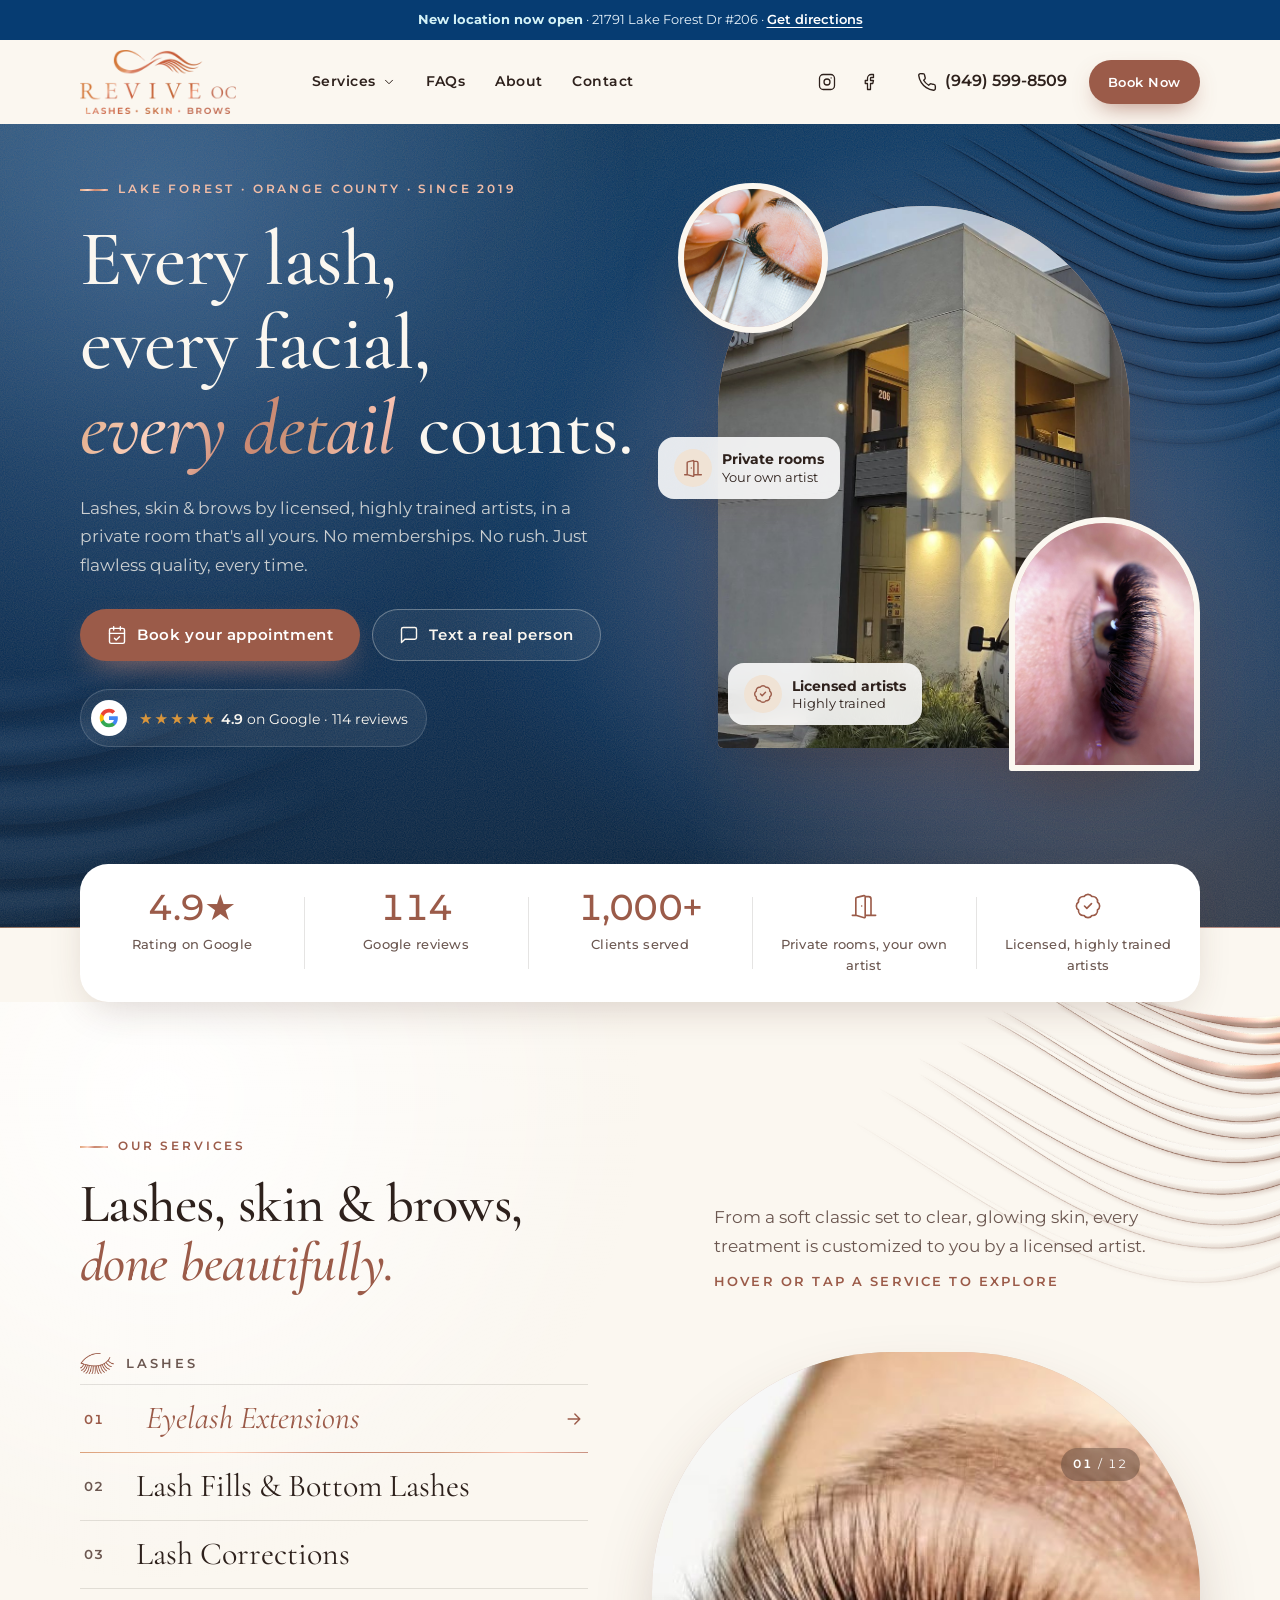
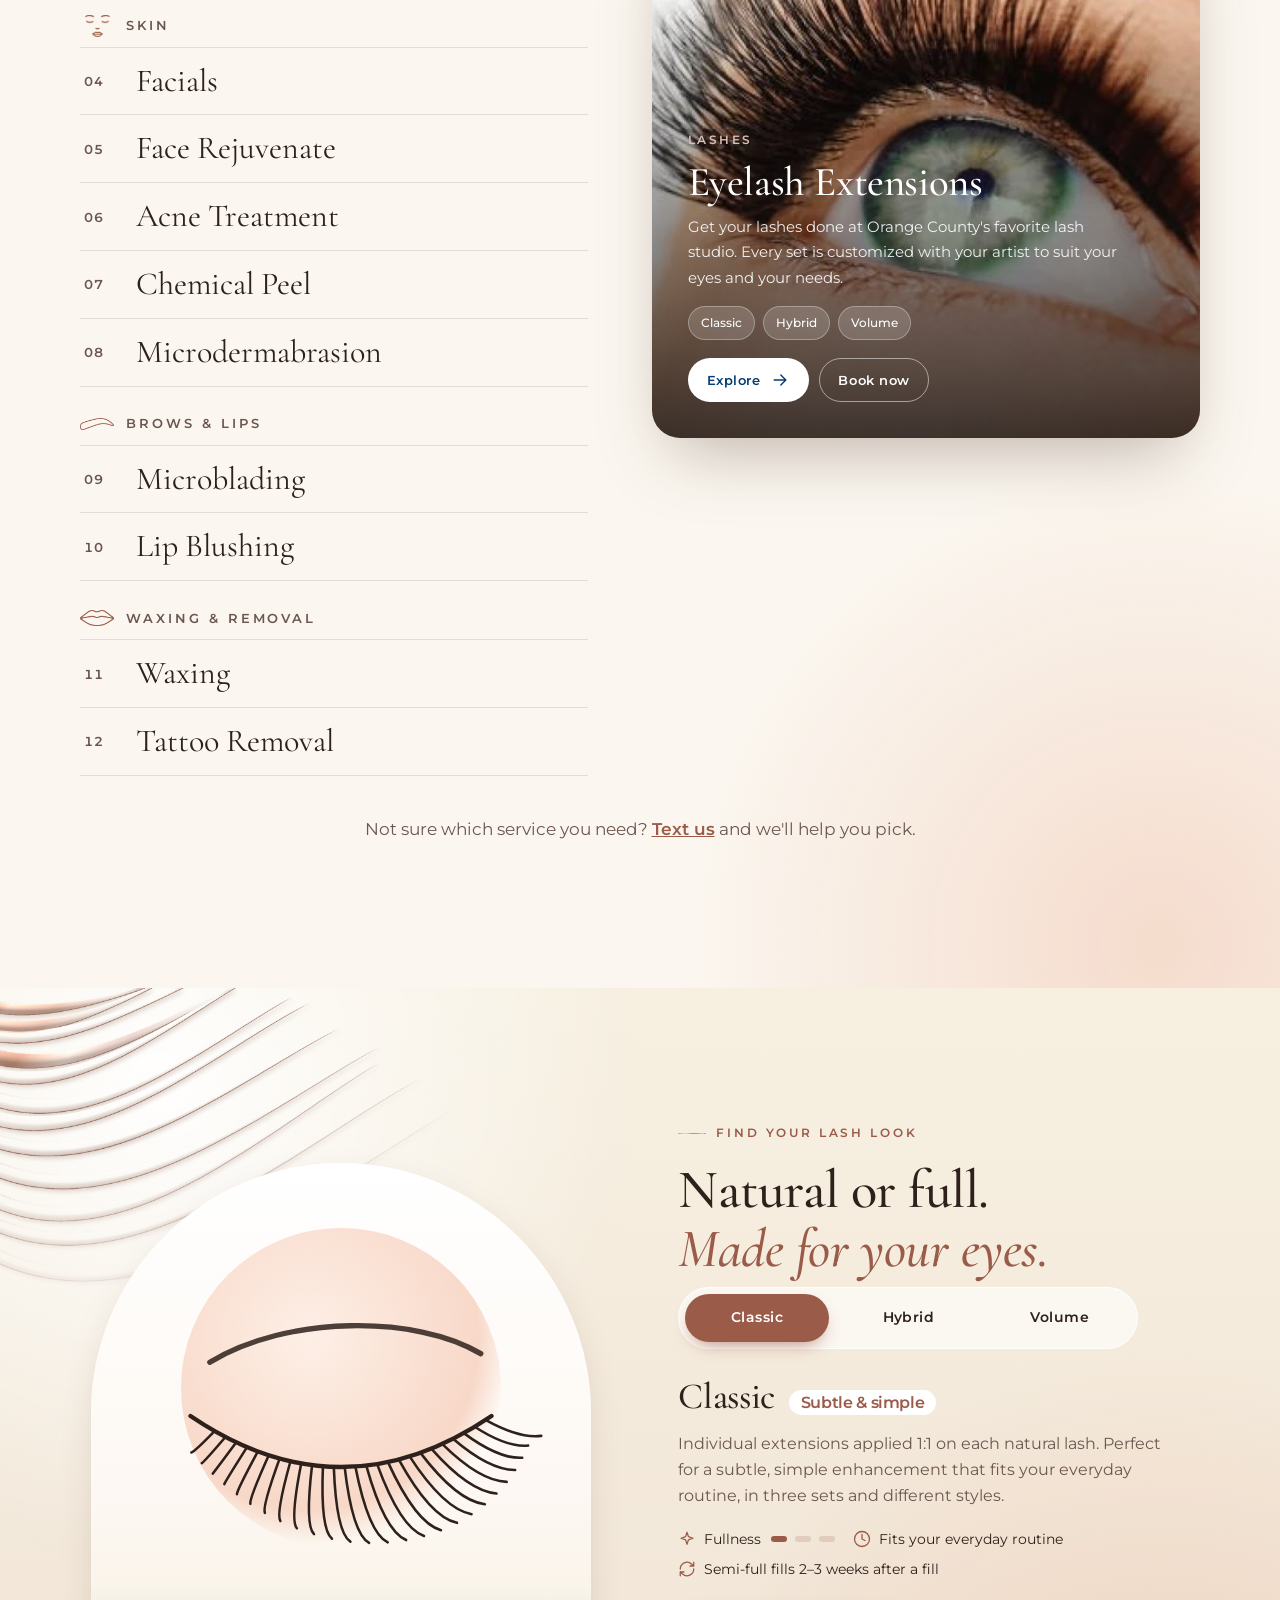
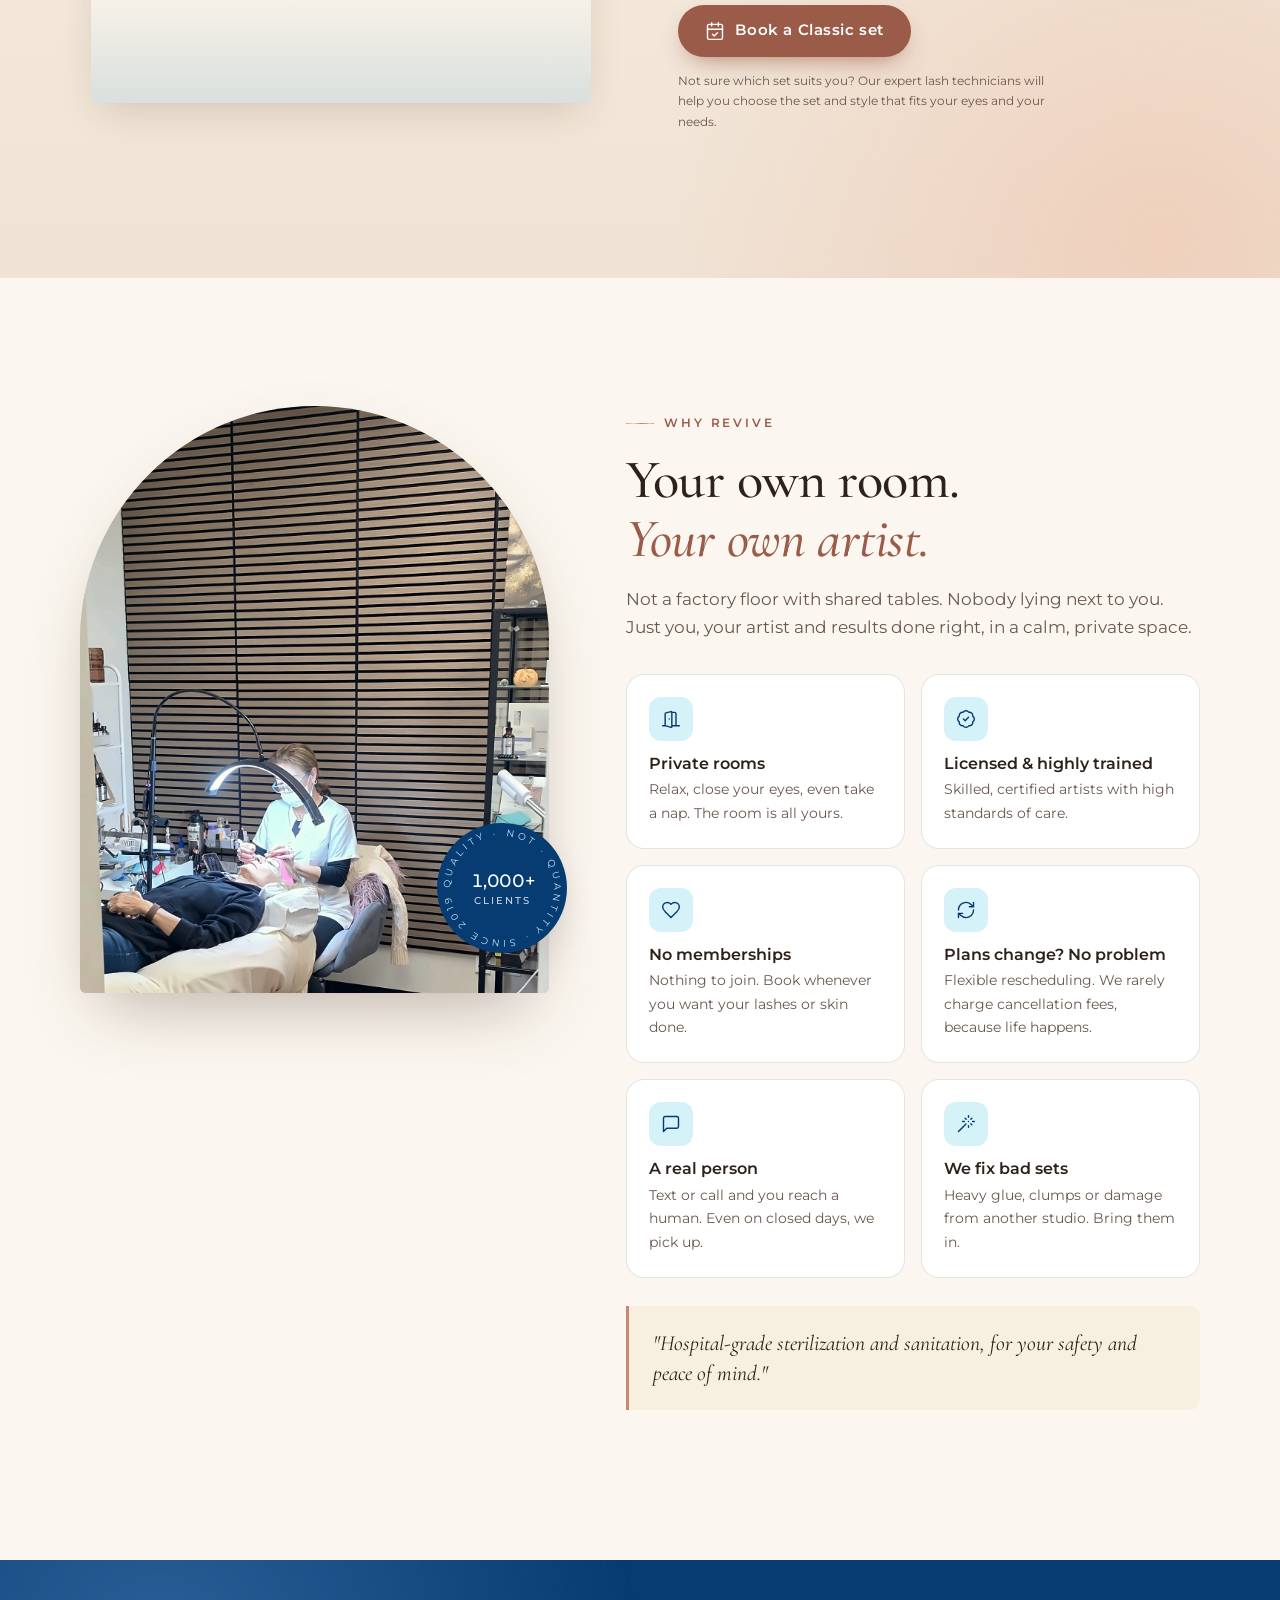
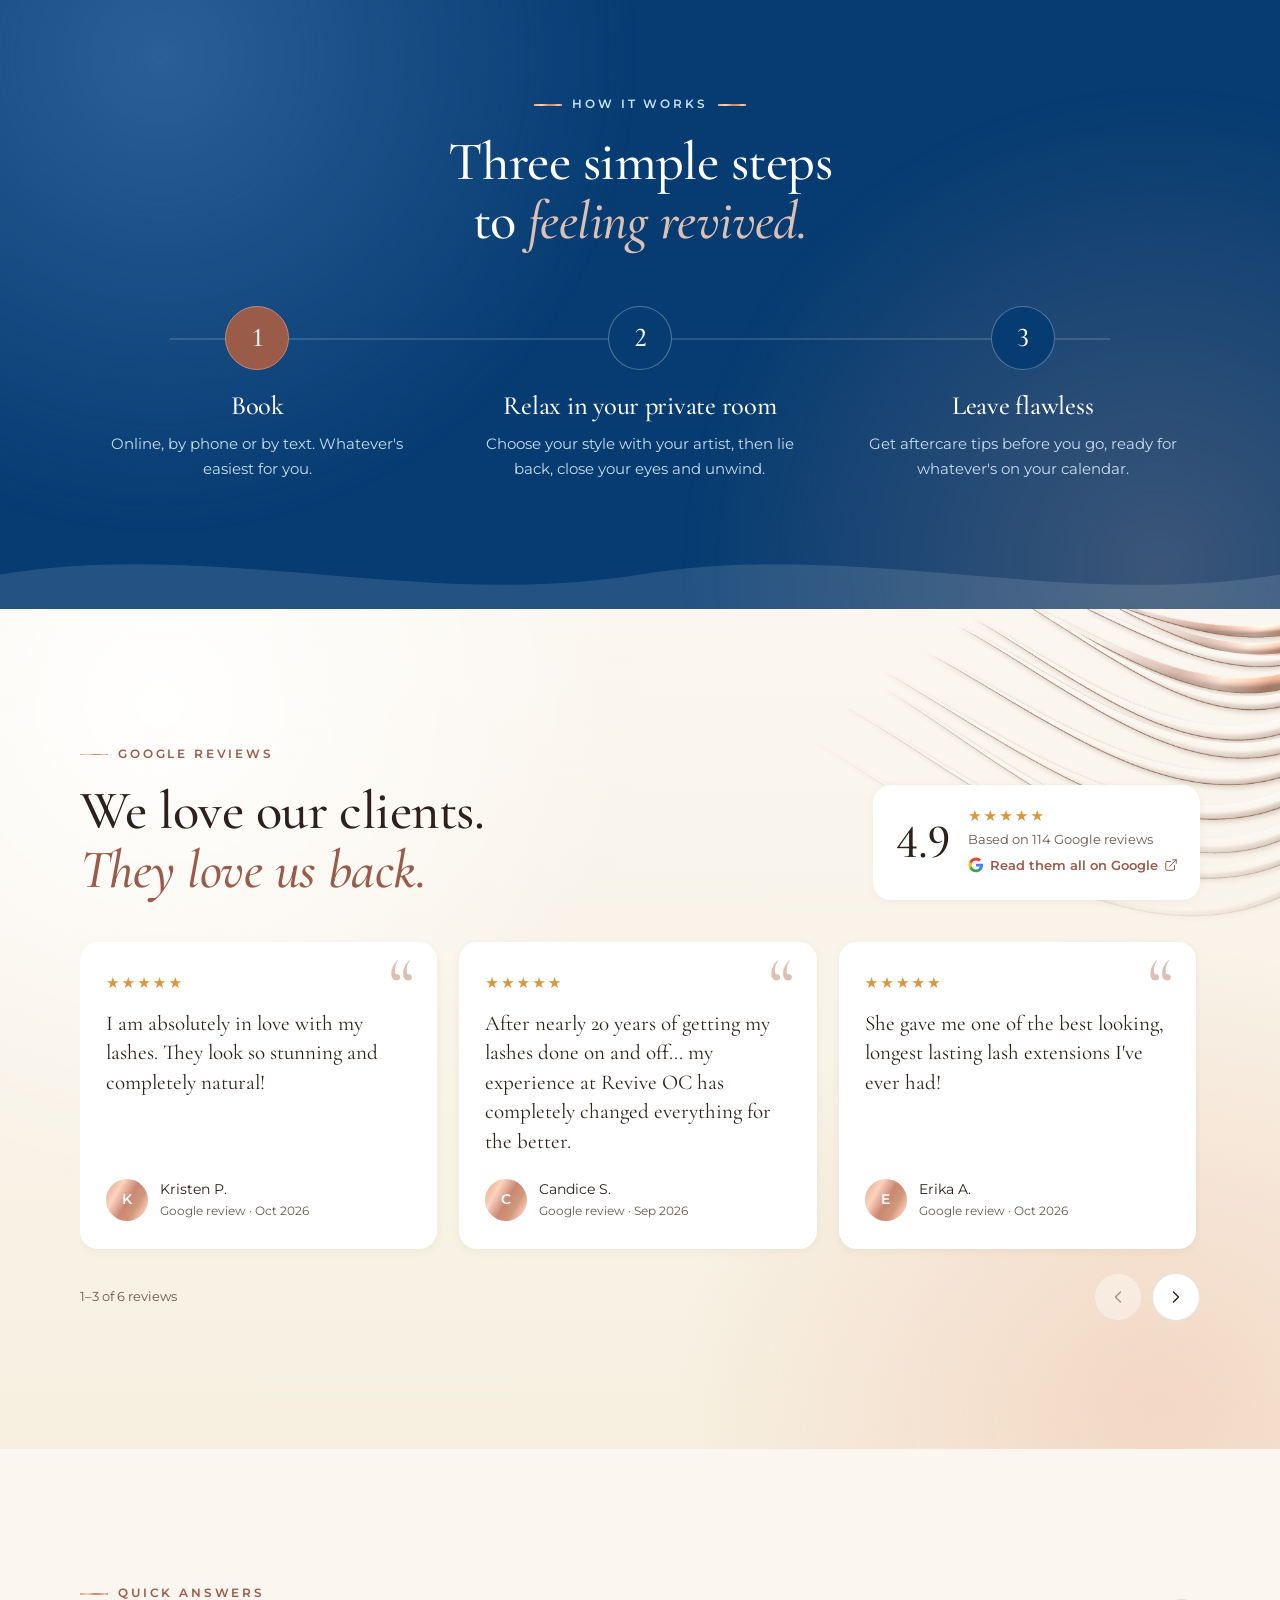
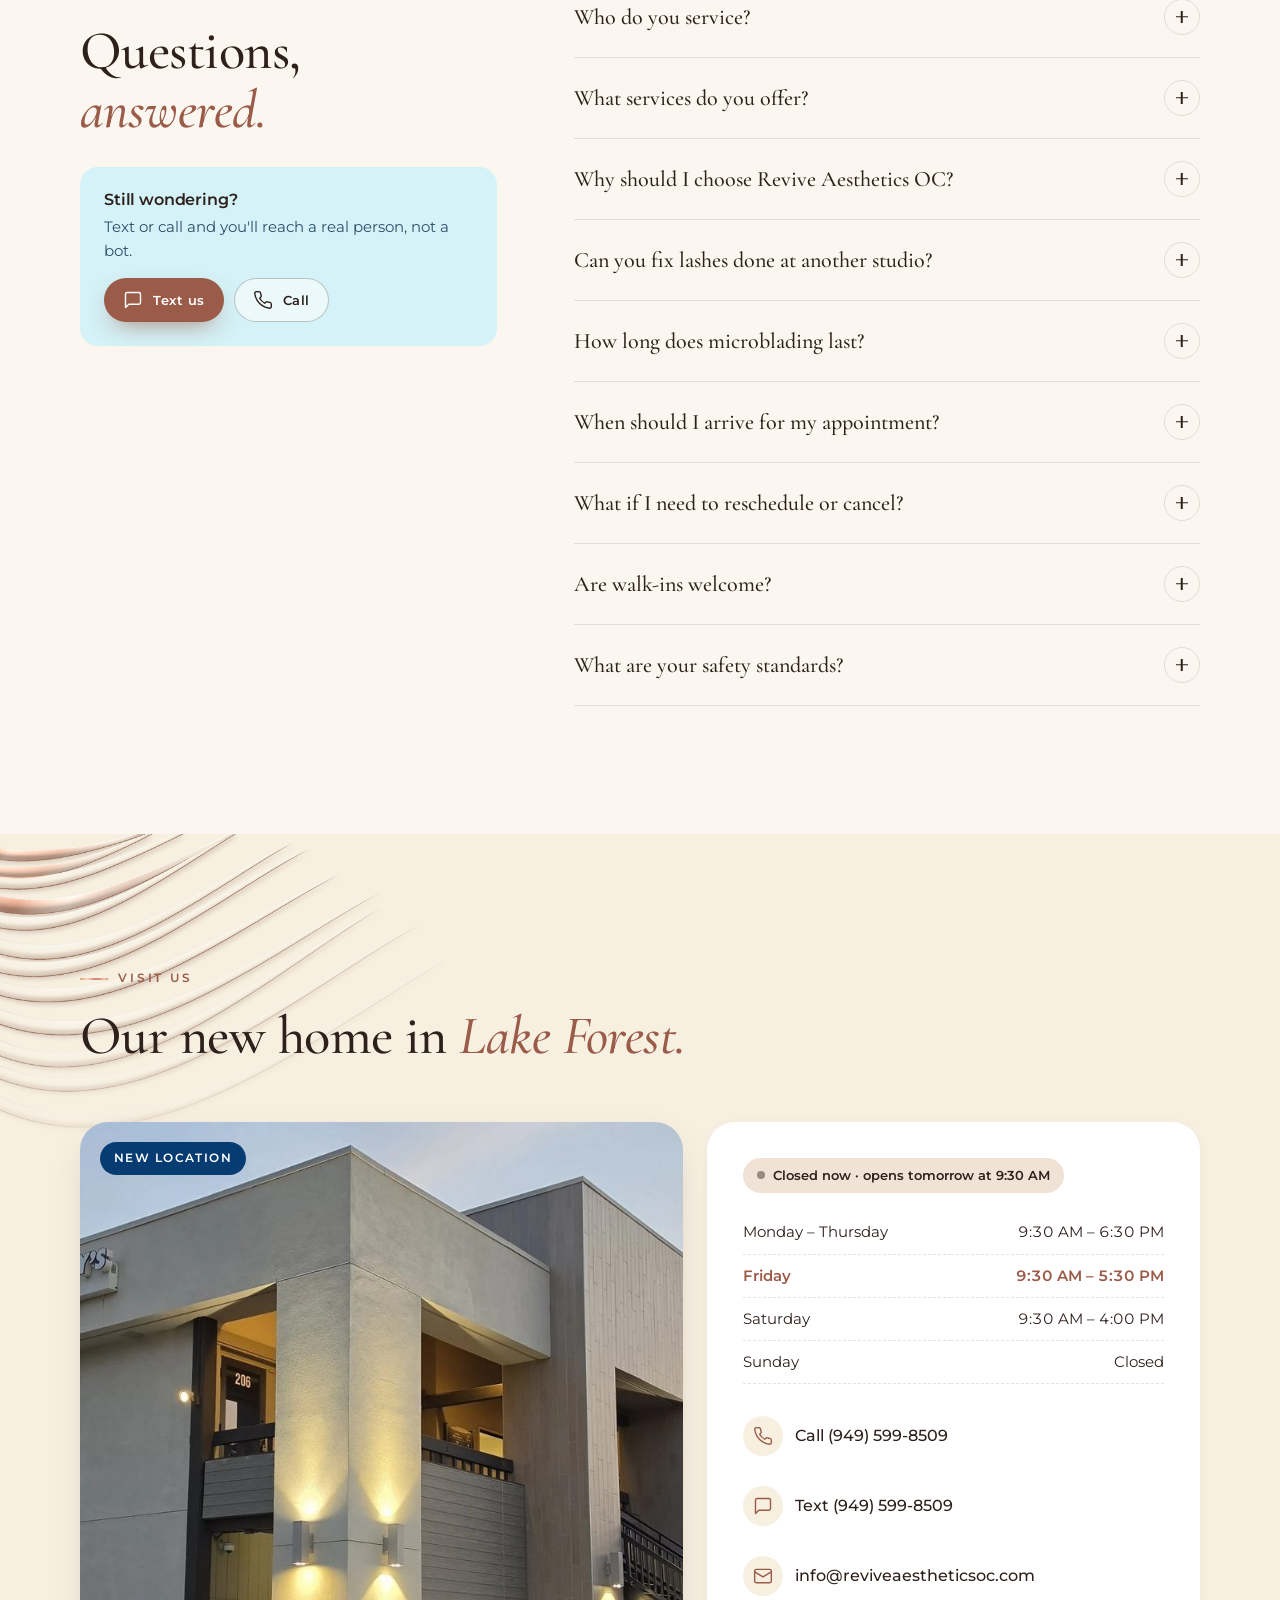
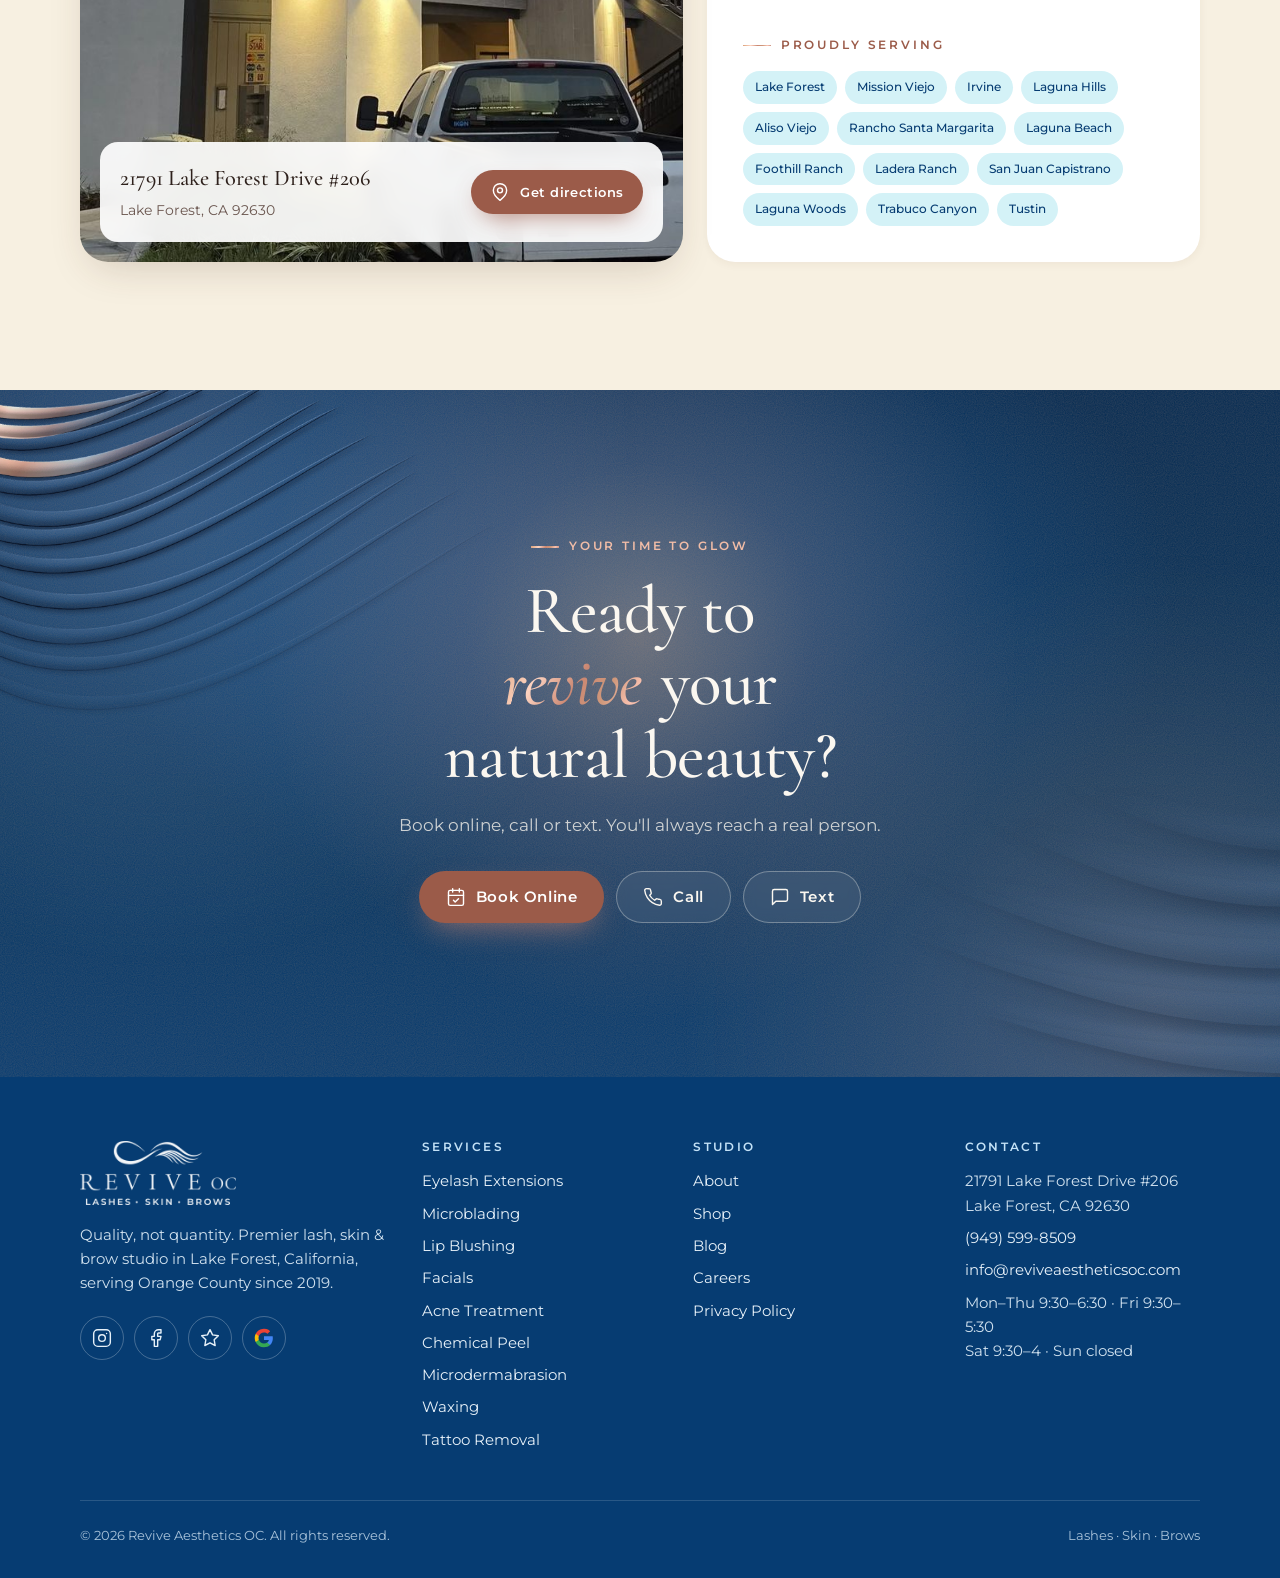
<file: option-f.html>
<!doctype html>
<html lang="en">
<head>
<meta charset="utf-8">
<meta name="robots" content="noindex, nofollow">
<meta name="viewport" content="width=device-width, initial-scale=1">
<title>Revive Aesthetics OC | Lashes, Skin &amp; Brows in Lake Forest, Orange County</title>
<meta name="description" content="Eyelash extensions, facials, microblading, lip blushing and more in Lake Forest, CA. Private rooms, your own licensed artist. 4.9 stars on Google from 114 reviews.">
<link rel="icon" href="assets/favicon.png">
<link rel="preconnect" href="https://fonts.googleapis.com">
<link rel="preconnect" href="https://fonts.gstatic.com" crossorigin>
<link href="https://fonts.googleapis.com/css2?family=Cormorant+Garamond:ital,wght@0,400;0,500;0,600;1,400;1,500&family=Montserrat:wght@400;500;600&display=swap" rel="stylesheet">
<link rel="stylesheet" href="assets/css/site.css">
<link rel="stylesheet" href="assets/css/nav.css">
<link rel="stylesheet" href="assets/css/lashes.css">
<link rel="stylesheet" href="assets/css/bg-f.css">
</head>
<body>
<a class="skip" href="#main">Skip to content</a>
<div class="progress" aria-hidden="true"></div>

<!-- Icon sprite (Lucide-style, 24px grid) -->
<svg width="0" height="0" style="position:absolute" aria-hidden="true">
  <symbol id="i-phone" viewBox="0 0 24 24"><path d="M22 16.9v3a2 2 0 0 1-2.2 2 19.8 19.8 0 0 1-8.6-3.1 19.5 19.5 0 0 1-6-6A19.8 19.8 0 0 1 2.1 4.2 2 2 0 0 1 4.1 2h3a2 2 0 0 1 2 1.7c.1 1 .4 1.9.7 2.8a2 2 0 0 1-.5 2.1L8 9.9a16 16 0 0 0 6 6l1.3-1.3a2 2 0 0 1 2.1-.4c.9.3 1.8.6 2.8.7a2 2 0 0 1 1.7 2z"/></symbol>
  <symbol id="i-msg" viewBox="0 0 24 24"><path d="M21 15a2 2 0 0 1-2 2H7l-4 4V5a2 2 0 0 1 2-2h14a2 2 0 0 1 2 2z"/></symbol>
  <symbol id="i-cal" viewBox="0 0 24 24"><rect x="3" y="4" width="18" height="18" rx="2"/><path d="M16 2v4M8 2v4M3 10h18M9 16l2 2 4-4"/></symbol>
  <symbol id="i-arrow" viewBox="0 0 24 24"><path d="M5 12h14M13 6l6 6-6 6"/></symbol>
  <symbol id="i-left" viewBox="0 0 24 24"><path d="M15 18l-6-6 6-6"/></symbol>
  <symbol id="i-right" viewBox="0 0 24 24"><path d="M9 18l6-6-6-6"/></symbol>
  <symbol id="i-pin" viewBox="0 0 24 24"><path d="M20 10c0 6-8 12-8 12S4 16 4 10a8 8 0 0 1 16 0z"/><circle cx="12" cy="10" r="3"/></symbol>
  <symbol id="i-mail" viewBox="0 0 24 24"><rect x="2" y="4" width="20" height="16" rx="2"/><path d="M22 7l-10 6L2 7"/></symbol>
  <symbol id="i-door" viewBox="0 0 24 24"><path d="M13 4h3a2 2 0 0 1 2 2v14M2 20h3M13 20h9M10 12v.01M13 4.6v16.8a.6.6 0 0 1-.8.6L5 20V5.6a1 1 0 0 1 .8-1L12 3.1a.8.8 0 0 1 1 .8z"/></symbol>
  <symbol id="i-badge" viewBox="0 0 24 24"><path d="M3.9 8.6a4 4 0 0 1 4.7-4.7 4 4 0 0 1 6.8 0 4 4 0 0 1 4.7 4.7 4 4 0 0 1 0 6.8 4 4 0 0 1-4.7 4.7 4 4 0 0 1-6.8 0 4 4 0 0 1-4.7-4.7 4 4 0 0 1 0-6.8z"/><path d="M9 12l2 2 4-4"/></symbol>
  <symbol id="i-heart" viewBox="0 0 24 24"><path d="M19 14c1.5-1.5 3-3.2 3-5.5A5.5 5.5 0 0 0 16.5 3c-1.8 0-3 .5-4.5 2-1.5-1.5-2.7-2-4.5-2A5.5 5.5 0 0 0 2 8.5c0 2.3 1.5 4 3 5.5l7 7z"/></symbol>
  <symbol id="i-users" viewBox="0 0 24 24"><path d="M16 21v-2a4 4 0 0 0-4-4H6a4 4 0 0 0-4 4v2"/><circle cx="9" cy="7" r="4"/><path d="M22 21v-2a4 4 0 0 0-3-3.9M16 3.1a4 4 0 0 1 0 7.8"/></symbol>
  <symbol id="i-star" viewBox="0 0 24 24"><path d="M12 2l3.1 6.3 6.9 1-5 4.9 1.2 6.8L12 17.8 5.8 21l1.2-6.8-5-4.9 6.9-1z"/></symbol>
  <symbol id="i-refresh" viewBox="0 0 24 24"><path d="M3 12a9 9 0 0 1 15-6.7L21 8M21 3v5h-5M21 12a9 9 0 0 1-15 6.7L3 16M3 21v-5h5"/></symbol>
  <symbol id="i-wand" viewBox="0 0 24 24"><path d="M15 4V2M15 16v-2M8 9h2M20 9h2M17.8 11.8 19 13M15 9h.01M17.8 6.2 19 5M3 21l9-9M12.2 6.2 11 5"/></symbol>
  <symbol id="i-sparkle" viewBox="0 0 24 24"><path d="M12 3l1.9 5.8L20 11l-6.1 2.2L12 19l-1.9-5.8L4 11l6.1-2.2z"/></symbol>
  <symbol id="i-clock" viewBox="0 0 24 24"><circle cx="12" cy="12" r="10"/><path d="M12 6v6l4 2"/></symbol>
  <symbol id="i-cal2" viewBox="0 0 24 24"><rect x="3" y="4" width="18" height="18" rx="2"/><path d="M16 2v4M8 2v4M3 10h18"/></symbol>
  <symbol id="i-menu" viewBox="0 0 24 24"><path d="M4 7h16M4 12h16M4 17h10"/></symbol>
  <symbol id="i-x" viewBox="0 0 24 24"><path d="M18 6 6 18M6 6l12 12"/></symbol>
  <symbol id="i-ig" viewBox="0 0 24 24"><rect x="2" y="2" width="20" height="20" rx="5"/><circle cx="12" cy="12" r="4"/><path d="M17.5 6.5h.01"/></symbol>
  <symbol id="i-fb" viewBox="0 0 24 24"><path d="M18 2h-3a5 5 0 0 0-5 5v3H7v4h3v8h4v-8h3l1-4h-4V7a1 1 0 0 1 1-1h3z"/></symbol>
  <symbol id="i-ext" viewBox="0 0 24 24"><path d="M15 3h6v6M10 14 21 3M18 13v6a2 2 0 0 1-2 2H5a2 2 0 0 1-2-2V8a2 2 0 0 1 2-2h6"/></symbol>
  <symbol id="i-google" viewBox="0 0 24 24"><path fill="#4285F4" stroke="none" d="M22.6 12.3c0-.8-.1-1.6-.2-2.3H12v4.3h5.9a5 5 0 0 1-2.2 3.3v2.8h3.6c2.1-1.9 3.3-4.8 3.3-8.1z"/><path fill="#34A853" stroke="none" d="M12 23c3 0 5.5-1 7.3-2.7l-3.6-2.8c-1 .7-2.2 1.1-3.7 1.1-2.9 0-5.3-1.9-6.2-4.5H2.1v2.9A11 11 0 0 0 12 23z"/><path fill="#FBBC05" stroke="none" d="M5.8 14.1a6.6 6.6 0 0 1 0-4.2V7H2.1a11 11 0 0 0 0 9.9z"/><path fill="#EA4335" stroke="none" d="M12 5.4c1.6 0 3.1.6 4.2 1.6l3.2-3.2A11 11 0 0 0 2.1 7l3.7 2.9C6.7 7.3 9.1 5.4 12 5.4z"/></symbol>
  <symbol id="i-check" viewBox="0 0 24 24"><circle cx="12" cy="12" r="10"/><path d="M8 12.5l2.6 2.6L16 9.6"/></symbol>
  <symbol id="i-ban" viewBox="0 0 24 24"><circle cx="12" cy="12" r="10"/><path d="M5 5l14 14"/></symbol>
  <symbol id="i-info" viewBox="0 0 24 24"><circle cx="12" cy="12" r="10"/><path d="M12 16v-4M12 8h.01"/></symbol>
  <symbol id="i-camera" viewBox="0 0 24 24"><path d="M14.5 4h-5L7 7H4a2 2 0 0 0-2 2v9a2 2 0 0 0 2 2h16a2 2 0 0 0 2-2V9a2 2 0 0 0-2-2h-3z"/><circle cx="12" cy="13" r="3"/></symbol>
  <symbol id="i-drop" viewBox="0 0 24 24"><path d="M12 2.7l5.7 5.6a8 8 0 1 1-11.3 0z"/></symbol>
  <symbol id="i-sun" viewBox="0 0 24 24"><circle cx="12" cy="12" r="4"/><path d="M12 2v2M12 20v2M4.9 4.9l1.4 1.4M17.7 17.7l1.4 1.4M2 12h2M20 12h2M4.9 19.1l1.4-1.4M17.7 6.3l1.4-1.4"/></symbol>
  <symbol id="i-chev" viewBox="0 0 24 24"><path d="M6 9l6 6 6-6"/></symbol>
</svg>

<div class="announce" role="region" aria-label="Announcements">
  <strong>New location now open</strong> · 21791 Lake Forest Dr #206 · <a href="#visit">Get directions</a>
</div>

<header class="hdr" id="hdr">
  <div class="wrap hdr-in">
    <a class="logo" href="#top" aria-label="Revive Aesthetics OC, home"><img src="assets/logo.png" alt="Revive OC — Lashes, Skin, Brows" width="720" height="296"></a>
    <nav class="nav" aria-label="Main">
      <ul class="nav-list">
        <li class="nav-dd">
          <button class="nav-link nav-dd-btn" type="button" aria-expanded="false" aria-controls="nav-svc">Services<svg class="ico chev" aria-hidden="true"><use href="#i-chev"/></svg></button>
          <div class="nav-panel" id="nav-svc">
          <div class="nav-col"><h4>Lashes</h4><ul><li><a href="eyelash-extensions-orange-county.html"><b>Eyelash Extensions</b><small>Classic, hybrid & volume sets</small></a></li></ul><h4>Brows &amp; lips</h4><ul><li><a href="microblading-orange-county-california.html"><b>Microblading</b><small>Natural, hair-like brows</small></a></li><li><a href="lip-blushing-orange-county.html"><b>Lip Blushing</b><small>A soft, natural tint</small></a></li></ul></div>
          <div class="nav-col"><h4>Skin</h4><ul><li><a href="facials-orange-county.html"><b>Facials</b><small>Customized for your skin</small></a></li><li><a href="acne-treatment-orange-county.html"><b>Acne Treatment</b><small>Clearer skin for all ages</small></a></li><li><a href="chemical-peel-orange-county.html"><b>Chemical Peel</b><small>Soft, smooth, radiant skin</small></a></li><li><a href="microdermabrasion-orange-county.html"><b>Microdermabrasion</b><small>A full-face refresh</small></a></li></ul></div>
          <div class="nav-col"><h4>Waxing</h4><ul><li><a href="waxing-orange-county.html"><b>Waxing</b><small>Smooth for weeks</small></a></li></ul><h4>Removal</h4><ul><li><a href="tattoo-removal-orange-county.html"><b>Tattoo Removal</b><small>Gentle, non-laser saline removal</small></a></li></ul></div>
            <div class="nav-feat"><b>Not sure what to book?</b><p>Text us and a real person will help you choose.</p><a class="btn btn-primary btn-sm" href="sms:+19495998509"><svg class="ico" aria-hidden="true"><use href="#i-msg"/></svg>Text us</a></div>
          </div>
        </li>
        <li><a class="nav-link" href="#faq">FAQs</a></li>
        <li><a class="nav-link" href="https://www.reviveaestheticsoc.com/about">About</a></li>
        <li><a class="nav-link" href="#visit">Contact</a></li>
      </ul>
    </nav>
    <div class="hdr-cta">
      <div class="hdr-social">
        <a href="https://www.instagram.com/reviveaestheticsoc/" target="_blank" rel="noopener" aria-label="Instagram"><svg class="ico" aria-hidden="true"><use href="#i-ig"/></svg></a>
        <a href="https://www.facebook.com/ReviveAestheticsOC/" target="_blank" rel="noopener" aria-label="Facebook"><svg class="ico" aria-hidden="true"><use href="#i-fb"/></svg></a>
      </div>
      <a class="hdr-phone" href="tel:+19495998509" aria-label="Call (949) 599-8509"><svg class="ico" aria-hidden="true"><use href="#i-phone"/></svg><span>(949) 599-8509</span></a>
      <a class="btn btn-primary btn-sm" href="https://www.reviveaestheticsoc.com/book">Book Now</a>
      <button class="burger" id="nav-burger" type="button" aria-label="Open menu" aria-expanded="false" aria-controls="mnav"><svg class="ico" aria-hidden="true"><use href="#i-menu"/></svg></button>
    </div>
  </div>
</header>

<div class="mnav" id="mnav" aria-hidden="true" inert>
  <div class="mnav-top">
    <a class="logo" href="#top" aria-label="Revive Aesthetics OC, home"><img src="assets/logo.png" alt="Revive OC" width="720" height="296" loading="lazy"></a>
    <button class="burger" id="mnav-close" type="button" aria-label="Close menu" style="display:grid"><svg class="ico" aria-hidden="true"><use href="#i-x"/></svg></button>
  </div>
  <div class="mnav-body">
    <details open><summary>Services<svg class="ico" aria-hidden="true"><use href="#i-chev"/></svg></summary><div class="mnav-svc"><a href="eyelash-extensions-orange-county.html">Eyelash Extensions<small>Lashes</small></a><a href="microblading-orange-county-california.html">Microblading<small>Brows</small></a><a href="lip-blushing-orange-county.html">Lip Blushing<small>Lips</small></a><a href="facials-orange-county.html">Facials<small>Skin</small></a><a href="acne-treatment-orange-county.html">Acne Treatment<small>Skin</small></a><a href="chemical-peel-orange-county.html">Chemical Peel<small>Skin</small></a><a href="microdermabrasion-orange-county.html">Microdermabrasion<small>Skin</small></a><a href="waxing-orange-county.html">Waxing<small>Waxing</small></a><a href="tattoo-removal-orange-county.html">Tattoo Removal<small>Removal</small></a></div></details>
    <a href="#faq">FAQs</a>
    <a href="https://www.reviveaestheticsoc.com/about">About</a>
    <a href="#visit">Contact</a>
    <div class="mnav-cta">
      <a class="btn btn-primary" href="https://www.reviveaestheticsoc.com/book"><svg class="ico" aria-hidden="true"><use href="#i-cal"/></svg>Book Now</a>
      <a class="btn btn-ghost" href="tel:+19495998509"><svg class="ico" aria-hidden="true"><use href="#i-phone"/></svg>Call (949) 599-8509</a>
    </div>
    <div class="mnav-soc">
      <a href="https://www.instagram.com/reviveaestheticsoc/" target="_blank" rel="noopener" aria-label="Instagram"><svg class="ico" aria-hidden="true"><use href="#i-ig"/></svg></a>
      <a href="https://www.facebook.com/ReviveAestheticsOC/" target="_blank" rel="noopener" aria-label="Facebook"><svg class="ico" aria-hidden="true"><use href="#i-fb"/></svg></a>
      <a href="https://share.google/rGYHAwpQW4pRFW2L9" target="_blank" rel="noopener" aria-label="Google reviews"><svg class="ico" aria-hidden="true"><use href="#i-google"/></svg></a>
    </div>
  </div>
</div>

<main id="main">
<!-- HERO -->
<section class="has-lash hero" id="top">
  <div class="shade shade-navy" aria-hidden="true"></div>
  <div class="lashwrap lw-hero lw-tr" aria-hidden="true"><div class="lashmove"><img src="assets/img/lash/fan-navy-tr.webp" alt="" width="1800" height="1100" decoding="async" fetchpriority="high"><div class="lashsheen" style="-webkit-mask-image:url(assets/img/lash/fan-navy-tr-mask.webp);mask-image:url(assets/img/lash/fan-navy-tr-mask.webp)"></div><span class="spark" style="left:94%;top:6%;--s:22px;--d:0s"><svg viewBox="0 0 24 24"><defs><radialGradient id="spk" r=".6"><stop offset="0" stop-color="#fff"/><stop offset=".5" stop-color="#fde2d3"/><stop offset="1" stop-color="#e7a58c"/></radialGradient></defs><path fill="url(#spk)" d="M12 0C13 8 16 11 24 12C16 13 13 16 12 24C11 16 8 13 0 12C8 11 11 8 12 0Z"/></svg></span><span class="spark" style="left:83%;top:10%;--s:16px;--d:1.3s"><svg viewBox="0 0 24 24"><defs><radialGradient id="spk" r=".6"><stop offset="0" stop-color="#fff"/><stop offset=".5" stop-color="#fde2d3"/><stop offset="1" stop-color="#e7a58c"/></radialGradient></defs><path fill="url(#spk)" d="M12 0C13 8 16 11 24 12C16 13 13 16 12 24C11 16 8 13 0 12C8 11 11 8 12 0Z"/></svg></span><span class="spark" style="left:73%;top:6%;--s:20px;--d:2.4s"><svg viewBox="0 0 24 24"><defs><radialGradient id="spk" r=".6"><stop offset="0" stop-color="#fff"/><stop offset=".5" stop-color="#fde2d3"/><stop offset="1" stop-color="#e7a58c"/></radialGradient></defs><path fill="url(#spk)" d="M12 0C13 8 16 11 24 12C16 13 13 16 12 24C11 16 8 13 0 12C8 11 11 8 12 0Z"/></svg></span><span class="spark" style="left:90%;top:15%;--s:14px;--d:3.1s"><svg viewBox="0 0 24 24"><defs><radialGradient id="spk" r=".6"><stop offset="0" stop-color="#fff"/><stop offset=".5" stop-color="#fde2d3"/><stop offset="1" stop-color="#e7a58c"/></radialGradient></defs><path fill="url(#spk)" d="M12 0C13 8 16 11 24 12C16 13 13 16 12 24C11 16 8 13 0 12C8 11 11 8 12 0Z"/></svg></span><span class="spark" style="left:66%;top:12%;--s:18px;--d:0.7s"><svg viewBox="0 0 24 24"><defs><radialGradient id="spk" r=".6"><stop offset="0" stop-color="#fff"/><stop offset=".5" stop-color="#fde2d3"/><stop offset="1" stop-color="#e7a58c"/></radialGradient></defs><path fill="url(#spk)" d="M12 0C13 8 16 11 24 12C16 13 13 16 12 24C11 16 8 13 0 12C8 11 11 8 12 0Z"/></svg></span></div></div>
  <div class="lashwrap lw-hero-soft lw-bl" aria-hidden="true"><div class="lashmove"><img src="assets/img/lash/soft-navy-bl.webp" alt="" width="1800" height="1100" decoding="async" fetchpriority="high"><div class="lashsheen" style="-webkit-mask-image:url(assets/img/lash/soft-navy-bl-mask.webp);mask-image:url(assets/img/lash/soft-navy-bl-mask.webp)"></div></div></div>
  <div class="lashfloat" aria-hidden="true"><span class="loose" style="--x:56%;--y:70%;--w:150px;--t:24s;--d:0s;--dx:120px;--dy:-220px;--r0:-14deg;--r1:8deg"><svg viewBox="0 0 200 60"><defs><linearGradient id="lsg" x1="0" x2="1"><stop offset="0" stop-color="#b8735e"/><stop offset=".35" stop-color="#fdd3c0"/><stop offset=".6" stop-color="#d79a80"/><stop offset="1" stop-color="#fbe2d3" stop-opacity=".2"/></linearGradient></defs><path fill="url(#lsg)" d="M2 45C60 40 130 28 198 4C132 30 64 46 2 55Z"/></svg></span><span class="loose" style="--x:88%;--y:58%;--w:120px;--t:20s;--d:-8s;--dx:-90px;--dy:-180px;--r0:12deg;--r1:-6deg"><svg viewBox="0 0 200 60"><defs><linearGradient id="lsg" x1="0" x2="1"><stop offset="0" stop-color="#b8735e"/><stop offset=".35" stop-color="#fdd3c0"/><stop offset=".6" stop-color="#d79a80"/><stop offset="1" stop-color="#fbe2d3" stop-opacity=".2"/></linearGradient></defs><path fill="url(#lsg)" d="M2 45C60 40 130 28 198 4C132 30 64 46 2 55Z"/></svg></span><span class="loose" style="--x:40%;--y:18%;--w:110px;--t:26s;--d:-15s;--dx:140px;--dy:-60px;--r0:-14deg;--r1:8deg"><svg viewBox="0 0 200 60"><defs><linearGradient id="lsg" x1="0" x2="1"><stop offset="0" stop-color="#b8735e"/><stop offset=".35" stop-color="#fdd3c0"/><stop offset=".6" stop-color="#d79a80"/><stop offset="1" stop-color="#fbe2d3" stop-opacity=".2"/></linearGradient></defs><path fill="url(#lsg)" d="M2 45C60 40 130 28 198 4C132 30 64 46 2 55Z"/></svg></span></div>
  <div class="wrap hero-grid">
    <div>
      <span class="eyebrow rl">Lake Forest · Orange County · Since 2019</span>
      <h1 class="rl d1"><span class="line">Every lash, every facial,</span> <span class="line"><em>every detail</em> counts.</span></h1>
      <p class="lede rl d2">Lashes, skin &amp; brows by licensed, highly trained artists, in a private room that's all yours. No memberships. No rush. Just flawless quality, every time.</p>
      <div class="hero-ctas rl d3">
        <a class="btn btn-primary" href="https://www.reviveaestheticsoc.com/book"><svg class="ico"><use href="#i-cal"/></svg>Book your appointment</a>
        <a class="btn btn-ghost" href="sms:+19495998509"><svg class="ico"><use href="#i-msg"/></svg>Text a real person</a>
      </div>
      <a class="rating-chip rl d4" href="https://share.google/rGYHAwpQW4pRFW2L9" target="_blank" rel="noopener">
        <span class="g-badge"><svg class="ico"><use href="#i-google"/></svg></span>
        <span><span class="stars" aria-hidden="true">★★★★★</span> <b>4.9</b> on Google · 114 reviews</span>
      </a>
    </div>
    <div class="hero-art rl d2">
      <div class="sun layer" data-speed="-0.12" aria-hidden="true"></div>
      <div class="arch arch-main"><img src="assets/img/building.jpg" alt="The Revive Aesthetics OC studio building on Lake Forest Drive, lit at dusk" width="1060" height="1155" fetchpriority="high"></div>
      <div class="arch arch-mini layer" data-speed="0.06"><img src="assets/img/lash-volume-closeup.jpg" alt="Close-up of full, fluffy volume lash extensions" width="1000" height="1333"></div>
      <div class="arch arch-dot layer" data-speed="-0.04"><img src="assets/img/hero-lash.jpg" alt="Lash artist placing an extension with tweezers" width="2200" height="1467"></div>
      <div class="float float-1"><span class="ic"><svg class="ico"><use href="#i-door"/></svg></span><span><b>Private rooms</b>Your own artist</span></div>
      <div class="float float-2"><span class="ic"><svg class="ico"><use href="#i-badge"/></svg></span><span><b>Licensed artists</b>Highly trained</span></div>
    </div>
  </div>
  <!-- Background option F: evening -->
  <div class="bgF" aria-hidden="true">
    
    <div class="bgF-glow layer" data-speed="0.06"></div>
    <div class="bgF-grain"></div>
    <div class="bgF-rule"></div>
  </div>
</section>

<!-- PROOF STRIP -->
<section class="proof" aria-label="Why clients trust Revive">
  <div class="wrap">
    <div class="proof-card rv">
      <a class="stat" href="https://share.google/rGYHAwpQW4pRFW2L9" target="_blank" rel="noopener"><div class="num"><span data-count="4.9" data-dec="1">4.9</span>★</div><div class="lbl">Rating on Google</div></a>
      <a class="stat" href="https://share.google/rGYHAwpQW4pRFW2L9" target="_blank" rel="noopener"><div class="num" data-count="114">114</div><div class="lbl">Google reviews</div></a>
      <div class="stat"><div class="num"><span data-count="1000" data-sep>1,000</span>+</div><div class="lbl">Clients served</div></div>
      <div class="stat"><div class="num"><svg class="ico"><use href="#i-door"/></svg></div><div class="lbl">Private rooms, your own artist</div></div>
      <div class="stat"><div class="num"><svg class="ico"><use href="#i-badge"/></svg></div><div class="lbl">Licensed, highly trained artists</div></div>
    </div>
  </div>
</section>

<!-- SERVICES -->
<section class="has-lash sec services" id="services">
  <div class="shade shade-light" aria-hidden="true"></div>
  <div class="lashwrap lw-services-fan lw-tr" aria-hidden="true"><div class="lashmove"><img src="assets/img/lash/fan-light-tr.webp" alt="" width="1800" height="1100" decoding="async" loading="lazy"><div class="lashsheen" style="-webkit-mask-image:url(assets/img/lash/fan-light-tr-mask.webp);mask-image:url(assets/img/lash/fan-light-tr-mask.webp)"></div><span class="spark" style="left:94%;top:6%;--s:22px;--d:0s"><svg viewBox="0 0 24 24"><defs><radialGradient id="spk" r=".6"><stop offset="0" stop-color="#fff"/><stop offset=".5" stop-color="#fde2d3"/><stop offset="1" stop-color="#e7a58c"/></radialGradient></defs><path fill="url(#spk)" d="M12 0C13 8 16 11 24 12C16 13 13 16 12 24C11 16 8 13 0 12C8 11 11 8 12 0Z"/></svg></span><span class="spark" style="left:83%;top:10%;--s:16px;--d:1.3s"><svg viewBox="0 0 24 24"><defs><radialGradient id="spk" r=".6"><stop offset="0" stop-color="#fff"/><stop offset=".5" stop-color="#fde2d3"/><stop offset="1" stop-color="#e7a58c"/></radialGradient></defs><path fill="url(#spk)" d="M12 0C13 8 16 11 24 12C16 13 13 16 12 24C11 16 8 13 0 12C8 11 11 8 12 0Z"/></svg></span><span class="spark" style="left:73%;top:6%;--s:20px;--d:2.4s"><svg viewBox="0 0 24 24"><defs><radialGradient id="spk" r=".6"><stop offset="0" stop-color="#fff"/><stop offset=".5" stop-color="#fde2d3"/><stop offset="1" stop-color="#e7a58c"/></radialGradient></defs><path fill="url(#spk)" d="M12 0C13 8 16 11 24 12C16 13 13 16 12 24C11 16 8 13 0 12C8 11 11 8 12 0Z"/></svg></span><span class="spark" style="left:90%;top:15%;--s:14px;--d:3.1s"><svg viewBox="0 0 24 24"><defs><radialGradient id="spk" r=".6"><stop offset="0" stop-color="#fff"/><stop offset=".5" stop-color="#fde2d3"/><stop offset="1" stop-color="#e7a58c"/></radialGradient></defs><path fill="url(#spk)" d="M12 0C13 8 16 11 24 12C16 13 13 16 12 24C11 16 8 13 0 12C8 11 11 8 12 0Z"/></svg></span><span class="spark" style="left:66%;top:12%;--s:18px;--d:0.7s"><svg viewBox="0 0 24 24"><defs><radialGradient id="spk" r=".6"><stop offset="0" stop-color="#fff"/><stop offset=".5" stop-color="#fde2d3"/><stop offset="1" stop-color="#e7a58c"/></radialGradient></defs><path fill="url(#spk)" d="M12 0C13 8 16 11 24 12C16 13 13 16 12 24C11 16 8 13 0 12C8 11 11 8 12 0Z"/></svg></span></div></div>
  <div class="wrap">
    <div class="sc-head">
      <div class="sec-head rv" style="margin-bottom:0">
        <span class="eyebrow">Our services</span>
        <h2>Lashes, skin &amp; brows, <em>done beautifully.</em></h2>
      </div>
      <p class="lede rv d1">From a soft classic set to clear, glowing skin, every treatment is customized to you by a licensed artist. <span class="sc-hint">Hover or tap a service to explore</span></p>
    </div>
    <div class="showcase">
      <div class="sc-list rv">
        <div class="sc-group">
          <h3 class="sc-gh"><span class="bi bi-eye" aria-hidden="true"></span>Lashes</h3>
          <div class="sc-item active" data-i="0" data-cat="Lashes">
            <button class="sc-btn" aria-expanded="true" aria-controls="sc-d0"><span class="sc-n">01</span><span class="sc-name">Eyelash Extensions</span><svg class="ico sc-arr" aria-hidden="true"><use href="#i-arrow"/></svg></button>
            <div class="sc-detail" id="sc-d0"><div class="sc-detail-in">
              <img class="sc-mimg" src="assets/img/lash-volume.jpg" alt="" loading="lazy" width="1000" height="667">
              <p class="sc-desc">Get your lashes done at Orange County's favorite lash studio. Every set is customized with your artist to suit your eyes and your needs.</p>
              <div class="sc-chips"><span>Classic</span><span>Hybrid</span><span>Volume</span></div>
              <a class="sc-link" href="eyelash-extensions-orange-county.html">Explore Eyelash Extensions<svg class="ico" aria-hidden="true"><use href="#i-arrow"/></svg></a>
            </div></div>
          </div>
          <div class="sc-item" data-i="1" data-cat="Lashes">
            <button class="sc-btn" aria-expanded="false" aria-controls="sc-d1"><span class="sc-n">02</span><span class="sc-name">Lash Fills &amp; Bottom Lashes</span><svg class="ico sc-arr" aria-hidden="true"><use href="#i-arrow"/></svg></button>
            <div class="sc-detail" id="sc-d1"><div class="sc-detail-in">
              <img class="sc-mimg" src="assets/img/lash-lift.jpg" alt="" loading="lazy" width="1000" height="667">
              <p class="sc-desc">Mini, semi-full and full fills keep your set at its fullest. Bottom lashes add extra definition that opens up your eyes.</p>
              <div class="sc-chips"><span>Mini fill</span><span>Semi-full fill</span><span>Full fill</span><span>Bottom lashes</span></div>
              <a class="sc-link" href="eyelash-extensions-orange-county.html">Explore Lash Fills &amp; Bottom Lashes<svg class="ico" aria-hidden="true"><use href="#i-arrow"/></svg></a>
            </div></div>
          </div>
          <div class="sc-item" data-i="2" data-cat="Lashes">
            <button class="sc-btn" aria-expanded="false" aria-controls="sc-d2"><span class="sc-n">03</span><span class="sc-name">Lash Corrections</span><svg class="ico sc-arr" aria-hidden="true"><use href="#i-arrow"/></svg></button>
            <div class="sc-detail" id="sc-d2"><div class="sc-detail-in">
              <img class="sc-mimg" src="assets/img/lash-fix.jpg" alt="" loading="lazy" width="1000" height="667">
              <p class="sc-desc">Too much glue or grouped lashes from another studio? We fix them when possible, so you love your lashes for any occasion.</p>
              <div class="sc-chips"><span>Too much glue</span><span>Grouped lashes</span><span>Other studios</span></div>
              <a class="sc-link" href="eyelash-extensions-orange-county.html">Explore Lash Corrections<svg class="ico" aria-hidden="true"><use href="#i-arrow"/></svg></a>
            </div></div>
          </div>
        </div>
        <div class="sc-group">
          <h3 class="sc-gh"><span class="bi bi-face" aria-hidden="true"></span>Skin</h3>
          <div class="sc-item" data-i="3" data-cat="Skin">
            <button class="sc-btn" aria-expanded="false" aria-controls="sc-d5"><span class="sc-n">04</span><span class="sc-name">Facials</span><svg class="ico sc-arr" aria-hidden="true"><use href="#i-arrow"/></svg></button>
            <div class="sc-detail" id="sc-d5"><div class="sc-detail-in">
              <img class="sc-mimg" src="assets/img/facial.jpg" alt="" loading="lazy" width="1000" height="667">
              <p class="sc-desc">Cleansing, exfoliation, extractions, massage, masks and serums, tailored to your skin with high-quality professional products.</p>
              <div class="sc-chips"><span>Deep cleansing</span><span>Hydration</span><span>Tailored to you</span></div>
              <a class="sc-link" href="facials-orange-county.html">Explore Facials<svg class="ico" aria-hidden="true"><use href="#i-arrow"/></svg></a>
            </div></div>
          </div>
          <div class="sc-item" data-i="4" data-cat="Skin">
            <button class="sc-btn" aria-expanded="false" aria-controls="sc-d6"><span class="sc-n">05</span><span class="sc-name">Face Rejuvenate</span><svg class="ico sc-arr" aria-hidden="true"><use href="#i-arrow"/></svg></button>
            <div class="sc-detail" id="sc-d6"><div class="sc-detail-in">
              <img class="sc-mimg" src="assets/img/rejuvenate.jpg" alt="" loading="lazy" width="1000" height="667">
              <p class="sc-desc">An advanced facial treatment to refresh, renew and bring back your natural glow.</p>
              <div class="sc-chips"><span>Advanced facial</span><span>Renew</span><span>Glow</span></div>
              <a class="sc-link" href="facials-orange-county.html">Explore Face Rejuvenate<svg class="ico" aria-hidden="true"><use href="#i-arrow"/></svg></a>
            </div></div>
          </div>
          <div class="sc-item" data-i="5" data-cat="Skin">
            <button class="sc-btn" aria-expanded="false" aria-controls="sc-d7"><span class="sc-n">06</span><span class="sc-name">Acne Treatment</span><svg class="ico sc-arr" aria-hidden="true"><use href="#i-arrow"/></svg></button>
            <div class="sc-detail" id="sc-d7"><div class="sc-detail-in">
              <img class="sc-mimg" src="assets/img/acne.jpg" alt="" loading="lazy" width="1000" height="667">
              <p class="sc-desc">Don't let acne get in your way. Effective treatments for all ages, plus acne scar reduction.</p>
              <div class="sc-chips"><span>All ages</span><span>Scar reduction</span></div>
              <a class="sc-link" href="acne-treatment-orange-county.html">Explore Acne Treatment<svg class="ico" aria-hidden="true"><use href="#i-arrow"/></svg></a>
            </div></div>
          </div>
          <div class="sc-item" data-i="6" data-cat="Skin">
            <button class="sc-btn" aria-expanded="false" aria-controls="sc-d8"><span class="sc-n">07</span><span class="sc-name">Chemical Peel</span><svg class="ico sc-arr" aria-hidden="true"><use href="#i-arrow"/></svg></button>
            <div class="sc-detail" id="sc-d8"><div class="sc-detail-in">
              <img class="sc-mimg" src="assets/img/peel.jpg" alt="" loading="lazy" width="1000" height="667">
              <p class="sc-desc">One treatment leaves your skin feeling soft, smooth, radiant and younger looking.</p>
              <div class="sc-chips"><span>Soft</span><span>Smooth</span><span>Radiant</span></div>
              <a class="sc-link" href="chemical-peel-orange-county.html">Explore Chemical Peel<svg class="ico" aria-hidden="true"><use href="#i-arrow"/></svg></a>
            </div></div>
          </div>
          <div class="sc-item" data-i="7" data-cat="Skin">
            <button class="sc-btn" aria-expanded="false" aria-controls="sc-d9"><span class="sc-n">08</span><span class="sc-name">Microdermabrasion</span><svg class="ico sc-arr" aria-hidden="true"><use href="#i-arrow"/></svg></button>
            <div class="sc-detail" id="sc-d9"><div class="sc-detail-in">
              <img class="sc-mimg" src="assets/img/microderm.jpg" alt="" loading="lazy" width="1000" height="667">
              <p class="sc-desc">Refresh your entire face with state-of-the-art microdermabrasion technology.</p>
              <div class="sc-chips"><span>Full-face refresh</span><span>Smoother texture</span></div>
              <a class="sc-link" href="microdermabrasion-orange-county.html">Explore Microdermabrasion<svg class="ico" aria-hidden="true"><use href="#i-arrow"/></svg></a>
            </div></div>
          </div>
        </div>
        <div class="sc-group">
          <h3 class="sc-gh"><span class="bi bi-brow" aria-hidden="true"></span>Brows &amp; Lips</h3>
          <div class="sc-item" data-i="8" data-cat="Brows &amp; Lips">
            <button class="sc-btn" aria-expanded="false" aria-controls="sc-d3"><span class="sc-n">09</span><span class="sc-name">Microblading</span><svg class="ico sc-arr" aria-hidden="true"><use href="#i-arrow"/></svg></button>
            <div class="sc-detail" id="sc-d3"><div class="sc-detail-in">
              <img class="sc-mimg" src="assets/img/microblading.jpg" alt="" loading="lazy" width="1000" height="667">
              <p class="sc-desc">Non-invasive, semi-permanent eyebrows with natural hair-like strokes, or combo brows with micro-shading for extra fullness.</p>
              <div class="sc-chips"><span>Hair strokes</span><span>Combo brows</span><span>Lasts 1–3 years</span></div>
              <a class="sc-link" href="microblading-orange-county-california.html">Explore Microblading<svg class="ico" aria-hidden="true"><use href="#i-arrow"/></svg></a>
            </div></div>
          </div>
          <div class="sc-item" data-i="9" data-cat="Brows &amp; Lips">
            <button class="sc-btn" aria-expanded="false" aria-controls="sc-d4"><span class="sc-n">10</span><span class="sc-name">Lip Blushing</span><svg class="ico sc-arr" aria-hidden="true"><use href="#i-arrow"/></svg></button>
            <div class="sc-detail" id="sc-d4"><div class="sc-detail-in">
              <img class="sc-mimg" src="assets/img/lip-blush.jpg" alt="" loading="lazy" width="1000" height="667">
              <p class="sc-desc">A cosmetic tattoo of the lips that improves shape and color, for a soft, naturally tinted look every day.</p>
              <div class="sc-chips"><span>Shape</span><span>Color</span><span>Semi-permanent</span></div>
              <a class="sc-link" href="lip-blushing-orange-county.html">Explore Lip Blushing<svg class="ico" aria-hidden="true"><use href="#i-arrow"/></svg></a>
            </div></div>
          </div>
        </div>
        <div class="sc-group">
          <h3 class="sc-gh"><span class="bi bi-lips" aria-hidden="true"></span>Waxing &amp; Removal</h3>
          <div class="sc-item" data-i="10" data-cat="Waxing &amp; Removal">
            <button class="sc-btn" aria-expanded="false" aria-controls="sc-d10"><span class="sc-n">11</span><span class="sc-name">Waxing</span><svg class="ico sc-arr" aria-hidden="true"><use href="#i-arrow"/></svg></button>
            <div class="sc-detail" id="sc-d10"><div class="sc-detail-in">
              <img class="sc-mimg" src="assets/img/waxing.jpg" alt="" loading="lazy" width="1000" height="667">
              <p class="sc-desc">Choose from a variety of traditional waxing, for the full body or specific areas.</p>
              <div class="sc-chips"><span>Full body</span><span>Specific areas</span></div>
              <a class="sc-link" href="waxing-orange-county.html">Explore Waxing<svg class="ico" aria-hidden="true"><use href="#i-arrow"/></svg></a>
            </div></div>
          </div>
          <div class="sc-item" data-i="11" data-cat="Waxing &amp; Removal">
            <button class="sc-btn" aria-expanded="false" aria-controls="sc-d11"><span class="sc-n">12</span><span class="sc-name">Tattoo Removal</span><svg class="ico sc-arr" aria-hidden="true"><use href="#i-arrow"/></svg></button>
            <div class="sc-detail" id="sc-d11"><div class="sc-detail-in">
              <img class="sc-mimg" src="assets/img/tattoo.jpg" alt="" loading="lazy" width="1000" height="667">
              <p class="sc-desc">Remove unwanted eyebrows, lip liner and small body tattoos you no longer desire.</p>
              <div class="sc-chips"><span>Eyebrows</span><span>Lip liner</span><span>Small tattoos</span></div>
              <a class="sc-link" href="tattoo-removal-orange-county.html">Explore Tattoo Removal<svg class="ico" aria-hidden="true"><use href="#i-arrow"/></svg></a>
            </div></div>
          </div>
        </div>
      </div>
      <div class="sc-stage rv d1" aria-hidden="true">
        <div class="sc-frame">
          <img src="assets/img/lash-volume.jpg" alt="Full volume lash extensions" loading="eager" class="on" width="1000" height="667">
          <img src="assets/img/lash-lift.jpg" alt="Lash artist brushing through extensions during a fill" loading="lazy" class="" width="1000" height="667">
          <img src="assets/img/lash-fix.jpg" alt="Lash artist carefully separating lashes with tweezers" loading="lazy" class="" width="1000" height="667">
          <img src="assets/img/facial.jpg" alt="Client receiving a relaxing facial" loading="lazy" class="" width="1000" height="667">
          <img src="assets/img/rejuvenate.jpg" alt="Esthetician applying a treatment with a fan brush" loading="lazy" class="" width="1000" height="667">
          <img src="assets/img/acne.jpg" alt="Acne treatment facial in progress" loading="lazy" class="" width="1000" height="667">
          <img src="assets/img/peel.jpg" alt="Chemical peel being applied with a brush" loading="lazy" class="" width="1000" height="667">
          <img src="assets/img/microderm.jpg" alt="Microdermabrasion treatment" loading="lazy" class="" width="1000" height="667">
          <img src="assets/img/microblading.jpg" alt="Natural, defined microbladed brows" loading="lazy" class="" width="1000" height="667">
          <img src="assets/img/lip-blush.jpg" alt="Soft, natural lip blush color" loading="lazy" class="" width="1000" height="667">
          <img src="assets/img/waxing.jpg" alt="Warm wax on a spatula" loading="lazy" class="" width="1000" height="667">
          <img src="assets/img/tattoo.jpg" alt="Tattoo fading over several removal sessions" loading="lazy" class="" width="1000" height="667">
          <div class="sc-shade"></div>
          <span class="sc-count"><b id="sc-cur">01</b> / 12</span>
          <div class="sc-cap">
            <span class="sc-cat" id="sc-cat">Lashes</span>
            <h3 id="sc-title">Eyelash Extensions</h3>
            <p id="sc-text"></p>
            <div class="sc-chips light" id="sc-chips"></div>
            <div class="sc-actions"><a class="btn btn-light btn-sm" id="sc-more" href="#" tabindex="-1">Explore<svg class="ico"><use href="#i-arrow"/></svg></a><a class="btn btn-outline-light btn-sm" href="https://www.reviveaestheticsoc.com/book" tabindex="-1">Book now</a></div>
          </div>
        </div>
      </div>
    </div>
    <p class="svc-more rv">Not sure which service you need? <a href="sms:+19495998509">Text us</a> and we'll help you pick.</p>
  </div>
</section>

<!-- LASH STYLE PICKER -->
<section class="has-lash sec picker" id="lash-studio">
  <div class="shade shade-light" aria-hidden="true"></div>
  <div class="lashwrap lw-picker lw-tl" aria-hidden="true"><div class="lashmove"><img src="assets/img/lash/fan-light-tl.webp" alt="" width="1800" height="1100" decoding="async" loading="lazy"><div class="lashsheen" style="-webkit-mask-image:url(assets/img/lash/fan-light-tl-mask.webp);mask-image:url(assets/img/lash/fan-light-tl-mask.webp)"></div><span class="spark" style="left:6%;top:6%;--s:22px;--d:0s"><svg viewBox="0 0 24 24"><defs><radialGradient id="spk" r=".6"><stop offset="0" stop-color="#fff"/><stop offset=".5" stop-color="#fde2d3"/><stop offset="1" stop-color="#e7a58c"/></radialGradient></defs><path fill="url(#spk)" d="M12 0C13 8 16 11 24 12C16 13 13 16 12 24C11 16 8 13 0 12C8 11 11 8 12 0Z"/></svg></span><span class="spark" style="left:17%;top:10%;--s:16px;--d:1.3s"><svg viewBox="0 0 24 24"><defs><radialGradient id="spk" r=".6"><stop offset="0" stop-color="#fff"/><stop offset=".5" stop-color="#fde2d3"/><stop offset="1" stop-color="#e7a58c"/></radialGradient></defs><path fill="url(#spk)" d="M12 0C13 8 16 11 24 12C16 13 13 16 12 24C11 16 8 13 0 12C8 11 11 8 12 0Z"/></svg></span><span class="spark" style="left:27%;top:6%;--s:20px;--d:2.4s"><svg viewBox="0 0 24 24"><defs><radialGradient id="spk" r=".6"><stop offset="0" stop-color="#fff"/><stop offset=".5" stop-color="#fde2d3"/><stop offset="1" stop-color="#e7a58c"/></radialGradient></defs><path fill="url(#spk)" d="M12 0C13 8 16 11 24 12C16 13 13 16 12 24C11 16 8 13 0 12C8 11 11 8 12 0Z"/></svg></span><span class="spark" style="left:10%;top:15%;--s:14px;--d:3.1s"><svg viewBox="0 0 24 24"><defs><radialGradient id="spk" r=".6"><stop offset="0" stop-color="#fff"/><stop offset=".5" stop-color="#fde2d3"/><stop offset="1" stop-color="#e7a58c"/></radialGradient></defs><path fill="url(#spk)" d="M12 0C13 8 16 11 24 12C16 13 13 16 12 24C11 16 8 13 0 12C8 11 11 8 12 0Z"/></svg></span><span class="spark" style="left:34%;top:12%;--s:18px;--d:0.7s"><svg viewBox="0 0 24 24"><defs><radialGradient id="spk" r=".6"><stop offset="0" stop-color="#fff"/><stop offset=".5" stop-color="#fde2d3"/><stop offset="1" stop-color="#e7a58c"/></radialGradient></defs><path fill="url(#spk)" d="M12 0C13 8 16 11 24 12C16 13 13 16 12 24C11 16 8 13 0 12C8 11 11 8 12 0Z"/></svg></span></div></div>
  <div class="lashfloat" aria-hidden="true"><span class="loose" style="--x:8%;--y:78%;--w:130px;--t:22s;--d:-4s;--dx:100px;--dy:-200px;--r0:-14deg;--r1:8deg"><svg viewBox="0 0 200 60"><defs><linearGradient id="lsg" x1="0" x2="1"><stop offset="0" stop-color="#b8735e"/><stop offset=".35" stop-color="#fdd3c0"/><stop offset=".6" stop-color="#d79a80"/><stop offset="1" stop-color="#fbe2d3" stop-opacity=".2"/></linearGradient></defs><path fill="url(#lsg)" d="M2 45C60 40 130 28 198 4C132 30 64 46 2 55Z"/></svg></span><span class="loose" style="--x:70%;--y:12%;--w:110px;--t:25s;--d:-12s;--dx:-120px;--dy:-80px;--r0:12deg;--r1:-6deg"><svg viewBox="0 0 200 60"><defs><linearGradient id="lsg" x1="0" x2="1"><stop offset="0" stop-color="#b8735e"/><stop offset=".35" stop-color="#fdd3c0"/><stop offset=".6" stop-color="#d79a80"/><stop offset="1" stop-color="#fbe2d3" stop-opacity=".2"/></linearGradient></defs><path fill="url(#lsg)" d="M2 45C60 40 130 28 198 4C132 30 64 46 2 55Z"/></svg></span></div>
  <div class="wrap picker-grid">
    <div class="eye-stage rv" aria-hidden="true">
      <svg viewBox="0 0 400 300" id="eye-svg">
        <path class="brow" d="M78 70 C150 26 270 26 330 62"/>
        <path class="lid" d="M60 120 Q200 215 340 120"/>
        <g id="lashes"></g>
      </svg>
    </div>
    <div class="picker-copy">
      <div class="rv picker-head">
        <span class="eyebrow">Find your lash look</span>
        <h2>Natural or full. <em>Made for your eyes.</em></h2>
      </div>
      <div class="style-tabs rv d1" role="tablist" aria-label="Lash styles">
        <button class="style-tab" role="tab" id="t-classic" aria-selected="true" aria-controls="lash-panel" data-style="classic">Classic</button>
        <button class="style-tab" role="tab" id="t-hybrid" aria-selected="false" aria-controls="lash-panel" data-style="hybrid" tabindex="-1">Hybrid</button>
        <button class="style-tab" role="tab" id="t-volume" aria-selected="false" aria-controls="lash-panel" data-style="volume" tabindex="-1">Volume</button>
      </div>
      <div class="style-panel rv d2" role="tabpanel" id="lash-panel" aria-labelledby="t-classic" aria-live="polite">
        <h3><span id="lp-name">Classic</span> <span class="price" id="lp-tag">Subtle &amp; simple</span></h3>
        <p id="lp-desc"></p>
        <div class="meta">
          <span><svg class="ico"><use href="#i-sparkle"/></svg>Fullness <span class="meter" id="lp-meter" aria-label="Fullness 1 of 3"><i class="on"></i><i></i><i></i></span></span>
          <span><svg class="ico"><use href="#i-clock"/></svg><span id="lp-note"></span></span>
          <span><svg class="ico"><use href="#i-refresh"/></svg>Semi-full fills 2–3 weeks after a fill</span>
        </div>
        <a class="btn btn-primary" href="https://www.reviveaestheticsoc.com/book"><svg class="ico"><use href="#i-cal"/></svg><span id="lp-cta">Book a Classic set</span></a>
        <p class="fine">Not sure which set suits you? Our expert lash technicians will help you choose the set and style that fits your eyes and your needs.</p>
      </div>
    </div>
  </div>
</section>

<!-- PRIVATE ROOM / WHY REVIVE -->
<section class="has-lash sec private" id="private">
  <div class="lashwrap lw-private lw-br" aria-hidden="true"><div class="lashmove"><img src="assets/img/lash/soft-light-br.webp" alt="" width="1800" height="1100" decoding="async" loading="lazy"><div class="lashsheen" style="-webkit-mask-image:url(assets/img/lash/soft-light-br-mask.webp);mask-image:url(assets/img/lash/soft-light-br-mask.webp)"></div></div></div>
  <div class="wrap private-grid">
    <div class="private-media rv">
      <div class="arch"><img src="assets/img/studio-lash-session.jpg" alt="A Revive lash artist working with a client in one of our private rooms in Lake Forest" loading="lazy" width="1266" height="1800" style="object-position:50% 45%"></div>
      <div class="stamp" aria-hidden="true">
        <svg viewBox="0 0 130 130"><defs><path id="circ" d="M65,65 m-52,0 a52,52 0 1,1 104,0 a52,52 0 1,1 -104,0"/></defs><text font-family="Montserrat" font-size="9.5" letter-spacing="3.2" fill="#c4e2f7"><textPath href="#circ">QUALITY · NOT · QUANTITY · SINCE 2019 ·</textPath></text></svg>
        <div>1,000+<span>clients</span></div>
      </div>
    </div>
    <div>
      <div class="rv">
        <span class="eyebrow">Why Revive</span>
        <h2>Your own room. <em>Your own artist.</em></h2>
        <p class="lede" style="margin-top:16px">Not a factory floor with shared tables. Nobody lying next to you. Just you, your artist and results done right, in a calm, private space.</p>
      </div>
      <div class="perks">
        <div class="perk rv"><div class="ic"><svg class="ico"><use href="#i-door"/></svg></div><h3>Private rooms</h3><p>Relax, close your eyes, even take a nap. The room is all yours.</p></div>
        <div class="perk rv d1"><div class="ic"><svg class="ico"><use href="#i-badge"/></svg></div><h3>Licensed &amp; highly trained</h3><p>Skilled, certified artists with high standards of care.</p></div>
        <div class="perk rv"><div class="ic"><svg class="ico"><use href="#i-heart"/></svg></div><h3>No memberships</h3><p>Nothing to join. Book whenever you want your lashes or skin done.</p></div>
        <div class="perk rv d1"><div class="ic"><svg class="ico"><use href="#i-refresh"/></svg></div><h3>Plans change? No problem</h3><p>Flexible rescheduling. We rarely charge cancellation fees, because life happens.</p></div>
        <div class="perk rv"><div class="ic"><svg class="ico"><use href="#i-msg"/></svg></div><h3>A real person</h3><p>Text or call and you reach a human. Even on closed days, we pick up.</p></div>
        <div class="perk rv d1"><div class="ic"><svg class="ico"><use href="#i-wand"/></svg></div><h3>We fix bad sets</h3><p>Heavy glue, clumps or damage from another studio. Bring them in.</p></div>
      </div>
      <p class="quote-line rv">"Hospital-grade sterilization and sanitation, for your safety and peace of mind."</p>
    </div>
  </div>
</section>

<!-- STEPS -->
<section class="has-lash sec steps" id="how">
  <div class="shade shade-navy" aria-hidden="true"></div>
  <div class="wrap">
    <div class="sec-head center rv">
      <span class="eyebrow">How it works</span>
      <h2>Three simple steps to <em>feeling revived.</em></h2>
    </div>
    <div class="step-list" id="steps">
      <div class="step-track" aria-hidden="true"><i></i></div>
      <div class="step rv"><div class="n">1</div><h3>Book</h3><p>Online, by phone or by text. Whatever's easiest for you.</p></div>
      <div class="step rv d1"><div class="n">2</div><h3>Relax in your private room</h3><p>Choose your style with your artist, then lie back, close your eyes and unwind.</p></div>
      <div class="step rv d2"><div class="n">3</div><h3>Leave flawless</h3><p>Get aftercare tips before you go, ready for whatever's on your calendar.</p></div>
    </div>
  </div>
  <svg class="wave" viewBox="0 0 1440 80" preserveAspectRatio="none" aria-hidden="true"><path d="M0 40 C240 0 480 80 720 40 C960 0 1200 80 1440 40 V80 H0Z" fill="#fff"/></svg>
</section>

<!-- REVIEWS -->
<section class="has-lash sec reviews" id="reviews">
  <div class="shade shade-light" aria-hidden="true"></div>
  <div class="lashwrap lw-reviews lw-tr" aria-hidden="true"><div class="lashmove"><img src="assets/img/lash/fan-light-tr.webp" alt="" width="1800" height="1100" decoding="async" loading="lazy"><div class="lashsheen" style="-webkit-mask-image:url(assets/img/lash/fan-light-tr-mask.webp);mask-image:url(assets/img/lash/fan-light-tr-mask.webp)"></div><span class="spark" style="left:94%;top:6%;--s:22px;--d:0s"><svg viewBox="0 0 24 24"><defs><radialGradient id="spk" r=".6"><stop offset="0" stop-color="#fff"/><stop offset=".5" stop-color="#fde2d3"/><stop offset="1" stop-color="#e7a58c"/></radialGradient></defs><path fill="url(#spk)" d="M12 0C13 8 16 11 24 12C16 13 13 16 12 24C11 16 8 13 0 12C8 11 11 8 12 0Z"/></svg></span><span class="spark" style="left:83%;top:10%;--s:16px;--d:1.3s"><svg viewBox="0 0 24 24"><defs><radialGradient id="spk" r=".6"><stop offset="0" stop-color="#fff"/><stop offset=".5" stop-color="#fde2d3"/><stop offset="1" stop-color="#e7a58c"/></radialGradient></defs><path fill="url(#spk)" d="M12 0C13 8 16 11 24 12C16 13 13 16 12 24C11 16 8 13 0 12C8 11 11 8 12 0Z"/></svg></span><span class="spark" style="left:73%;top:6%;--s:20px;--d:2.4s"><svg viewBox="0 0 24 24"><defs><radialGradient id="spk" r=".6"><stop offset="0" stop-color="#fff"/><stop offset=".5" stop-color="#fde2d3"/><stop offset="1" stop-color="#e7a58c"/></radialGradient></defs><path fill="url(#spk)" d="M12 0C13 8 16 11 24 12C16 13 13 16 12 24C11 16 8 13 0 12C8 11 11 8 12 0Z"/></svg></span><span class="spark" style="left:90%;top:15%;--s:14px;--d:3.1s"><svg viewBox="0 0 24 24"><defs><radialGradient id="spk" r=".6"><stop offset="0" stop-color="#fff"/><stop offset=".5" stop-color="#fde2d3"/><stop offset="1" stop-color="#e7a58c"/></radialGradient></defs><path fill="url(#spk)" d="M12 0C13 8 16 11 24 12C16 13 13 16 12 24C11 16 8 13 0 12C8 11 11 8 12 0Z"/></svg></span><span class="spark" style="left:66%;top:12%;--s:18px;--d:0.7s"><svg viewBox="0 0 24 24"><defs><radialGradient id="spk" r=".6"><stop offset="0" stop-color="#fff"/><stop offset=".5" stop-color="#fde2d3"/><stop offset="1" stop-color="#e7a58c"/></radialGradient></defs><path fill="url(#spk)" d="M12 0C13 8 16 11 24 12C16 13 13 16 12 24C11 16 8 13 0 12C8 11 11 8 12 0Z"/></svg></span></div></div>
  <div class="lashfloat" aria-hidden="true"><span class="loose" style="--x:4%;--y:30%;--w:130px;--t:23s;--d:-6s;--dx:120px;--dy:-140px;--r0:-14deg;--r1:8deg"><svg viewBox="0 0 200 60"><defs><linearGradient id="lsg" x1="0" x2="1"><stop offset="0" stop-color="#b8735e"/><stop offset=".35" stop-color="#fdd3c0"/><stop offset=".6" stop-color="#d79a80"/><stop offset="1" stop-color="#fbe2d3" stop-opacity=".2"/></linearGradient></defs><path fill="url(#lsg)" d="M2 45C60 40 130 28 198 4C132 30 64 46 2 55Z"/></svg></span><span class="loose" style="--x:92%;--y:82%;--w:110px;--t:20s;--d:-14s;--dx:-110px;--dy:-180px;--r0:12deg;--r1:-6deg"><svg viewBox="0 0 200 60"><defs><linearGradient id="lsg" x1="0" x2="1"><stop offset="0" stop-color="#b8735e"/><stop offset=".35" stop-color="#fdd3c0"/><stop offset=".6" stop-color="#d79a80"/><stop offset="1" stop-color="#fbe2d3" stop-opacity=".2"/></linearGradient></defs><path fill="url(#lsg)" d="M2 45C60 40 130 28 198 4C132 30 64 46 2 55Z"/></svg></span></div>
  <div class="wrap">
    <div class="rev-top">
      <div class="rv" style="max-width:620px">
        <span class="eyebrow">Google reviews</span>
        <h2>We love our clients. <em>They love us back.</em></h2>
      </div>
      <a class="g-card rv d1" href="https://share.google/rGYHAwpQW4pRFW2L9" target="_blank" rel="noopener">
        <span class="big">4.9</span>
        <span><span class="stars" aria-label="4.9 out of 5 stars">★★★★★</span><small>Based on 114 Google reviews</small><span class="link"><svg class="ico" style="width:16px;height:16px"><use href="#i-google"/></svg>Read them all on Google<svg class="ico" style="width:14px;height:14px"><use href="#i-ext"/></svg></span></span>
      </a>
    </div>
    <div class="rev-track" id="rev-track" tabindex="0" role="region" aria-label="Client reviews, scroll horizontally">
      <article class="rev"><span class="stars" aria-label="5 stars">★★★★★</span><blockquote>I am absolutely in love with my lashes. They look so stunning and completely natural!</blockquote><footer><span class="avatar" aria-hidden="true">K</span><span>Kristen P.<small>Google review · Oct 2026</small></span></footer></article>
      <article class="rev"><span class="stars" aria-label="5 stars">★★★★★</span><blockquote>After nearly 20 years of getting my lashes done on and off… my experience at Revive OC has completely changed everything for the better.</blockquote><footer><span class="avatar" aria-hidden="true">C</span><span>Candice S.<small>Google review · Sep 2026</small></span></footer></article>
      <article class="rev"><span class="stars" aria-label="5 stars">★★★★★</span><blockquote>She gave me one of the best looking, longest lasting lash extensions I've ever had!</blockquote><footer><span class="avatar" aria-hidden="true">E</span><span>Erika A.<small>Google review · Oct 2026</small></span></footer></article>
      <article class="rev"><span class="stars" aria-label="5 stars">★★★★★</span><blockquote>Very friendly staff, flexible hours, super clean and great pricing. My texts always get answered quickly.</blockquote><footer><span class="avatar" aria-hidden="true">D</span><span>Debbie H.<small>Google review · Nov 2026</small></span></footer></article>
      <article class="rev"><span class="stars" aria-label="5 stars">★★★★★</span><blockquote>She does a perfect job with the application of lash extensions. I have been seeing her for over 2 years. She uses the best products.</blockquote><footer><span class="avatar" aria-hidden="true">J</span><span>Jeanne C.<small>Google review · Oct 2026</small></span></footer></article>
      <article class="rev"><span class="stars" aria-label="5 stars">★★★★★</span><blockquote>She is really honest, professional, warm and super sweet. I love my eyelash lift and tint. I highly recommend her business.</blockquote><footer><span class="avatar" aria-hidden="true">B</span><span>Bonnie R.<small>Google review · Mar 2026</small></span></footer></article>
    </div>
    <div class="rev-ctrl">
      <span class="rev-status" id="rev-status" aria-live="polite"></span>
      <button id="rev-prev" aria-label="Previous reviews"><svg class="ico"><use href="#i-left"/></svg></button>
      <button id="rev-next" aria-label="Next reviews"><svg class="ico"><use href="#i-right"/></svg></button>
    </div>
  </div>
</section>

<!-- FAQ -->
<section class="sec faq" id="faq">
  <div class="wrap faq-grid">
    <div class="faq-aside rv">
      <span class="eyebrow">Quick answers</span>
      <h2>Questions, <em>answered.</em></h2>
      <div class="help">
        <h3>Still wondering?</h3>
        <p>Text or call and you'll reach a real person, not a bot.</p>
        <div class="row">
          <a class="btn btn-primary btn-sm" href="sms:+19495998509"><svg class="ico"><use href="#i-msg"/></svg>Text us</a>
          <a class="btn btn-ghost btn-sm" href="tel:+19495998509"><svg class="ico"><use href="#i-phone"/></svg>Call</a>
        </div>
      </div>
    </div>
    <div class="rv d1" id="faq-list">
      <details class="qa"><summary>Who do you service?<span class="pm" aria-hidden="true"></span></summary><div class="qa-body"><p>Everyone! We welcome every client, whether it's your first lash set or your monthly facial.</p></div></details>
      <details class="qa"><summary>What services do you offer?<span class="pm" aria-hidden="true"></span></summary><div class="qa-body"><p>Eyelash extensions, microblading, lip blushing, facials, face rejuvenation, acne treatment, chemical peels, microdermabrasion, waxing and tattoo removal, plus premium products for sale. Looking for something not listed? Contact our friendly team.</p></div></details>
      <details class="qa"><summary>Why should I choose Revive Aesthetics OC?<span class="pm" aria-hidden="true"></span></summary><div class="qa-body"><p>We are a well reviewed, well respected, top rated spa with great reviews on all of the major review platforms. Our team is extremely well trained, certified and experienced, and our standards of care are high.</p></div></details>
      <details class="qa"><summary>Can you fix lashes done at another studio?<span class="pm" aria-hidden="true"></span></summary><div class="qa-body"><p>Yes. If another artist placed too much glue or grouped too many lashes, we can fix it when possible so you're happy with your lashes for any occasion.</p></div></details>
      <details class="qa"><summary>How long does microblading last?<span class="pm" aria-hidden="true"></span></summary><div class="qa-body"><p>Microblading typically lasts 1 to 3 years, depending on your skin type and skincare routine.</p></div></details>
      <details class="qa"><summary>When should I arrive for my appointment?<span class="pm" aria-hidden="true"></span></summary><div class="qa-body"><p>Please arrive 10 to 15 minutes before your scheduled appointment so you have time to fill out any paperwork.</p></div></details>
      <details class="qa"><summary>What if I need to reschedule or cancel?<span class="pm" aria-hidden="true"></span></summary><div class="qa-body"><p>Life happens. Text or call and you'll reach a real person, even on closed days. We won't penalize you for less than 24 hours' notice and almost never charge a cancellation fee. We'll work with you to reschedule.</p></div></details>
      <details class="qa"><summary>Are walk-ins welcome?<span class="pm" aria-hidden="true"></span></summary><div class="qa-body"><p>No, please make an appointment. We have many wonderful clients, and to serve you properly you'll need an appointment.</p></div></details>
      <details class="qa"><summary>What are your safety standards?<span class="pm" aria-hidden="true"></span></summary><div class="qa-body"><p>We use hospital-grade sterilization and sanitation methods for your safety and peace of mind.</p></div></details>
    </div>
  </div>
</section>

<!-- VISIT -->
<section class="has-lash sec visit" id="visit">
  <div class="lashwrap lw-visit lw-tl" aria-hidden="true"><div class="lashmove"><img src="assets/img/lash/fan-light-tl.webp" alt="" width="1800" height="1100" decoding="async" loading="lazy"><div class="lashsheen" style="-webkit-mask-image:url(assets/img/lash/fan-light-tl-mask.webp);mask-image:url(assets/img/lash/fan-light-tl-mask.webp)"></div><span class="spark" style="left:6%;top:6%;--s:22px;--d:0s"><svg viewBox="0 0 24 24"><defs><radialGradient id="spk" r=".6"><stop offset="0" stop-color="#fff"/><stop offset=".5" stop-color="#fde2d3"/><stop offset="1" stop-color="#e7a58c"/></radialGradient></defs><path fill="url(#spk)" d="M12 0C13 8 16 11 24 12C16 13 13 16 12 24C11 16 8 13 0 12C8 11 11 8 12 0Z"/></svg></span><span class="spark" style="left:17%;top:10%;--s:16px;--d:1.3s"><svg viewBox="0 0 24 24"><defs><radialGradient id="spk" r=".6"><stop offset="0" stop-color="#fff"/><stop offset=".5" stop-color="#fde2d3"/><stop offset="1" stop-color="#e7a58c"/></radialGradient></defs><path fill="url(#spk)" d="M12 0C13 8 16 11 24 12C16 13 13 16 12 24C11 16 8 13 0 12C8 11 11 8 12 0Z"/></svg></span><span class="spark" style="left:27%;top:6%;--s:20px;--d:2.4s"><svg viewBox="0 0 24 24"><defs><radialGradient id="spk" r=".6"><stop offset="0" stop-color="#fff"/><stop offset=".5" stop-color="#fde2d3"/><stop offset="1" stop-color="#e7a58c"/></radialGradient></defs><path fill="url(#spk)" d="M12 0C13 8 16 11 24 12C16 13 13 16 12 24C11 16 8 13 0 12C8 11 11 8 12 0Z"/></svg></span><span class="spark" style="left:10%;top:15%;--s:14px;--d:3.1s"><svg viewBox="0 0 24 24"><defs><radialGradient id="spk" r=".6"><stop offset="0" stop-color="#fff"/><stop offset=".5" stop-color="#fde2d3"/><stop offset="1" stop-color="#e7a58c"/></radialGradient></defs><path fill="url(#spk)" d="M12 0C13 8 16 11 24 12C16 13 13 16 12 24C11 16 8 13 0 12C8 11 11 8 12 0Z"/></svg></span><span class="spark" style="left:34%;top:12%;--s:18px;--d:0.7s"><svg viewBox="0 0 24 24"><defs><radialGradient id="spk" r=".6"><stop offset="0" stop-color="#fff"/><stop offset=".5" stop-color="#fde2d3"/><stop offset="1" stop-color="#e7a58c"/></radialGradient></defs><path fill="url(#spk)" d="M12 0C13 8 16 11 24 12C16 13 13 16 12 24C11 16 8 13 0 12C8 11 11 8 12 0Z"/></svg></span></div></div>
  <div class="wrap">
    <div class="sec-head rv">
      <span class="eyebrow">Visit us</span>
      <h2>Our new home in <em>Lake Forest.</em></h2>
    </div>
    <div class="visit-grid">
      <div class="visit-photo rv">
        <img src="assets/img/studio.jpg" alt="The Revive Aesthetics OC building on Lake Forest Drive at dusk" loading="lazy" width="1400" height="647">
        <span class="new-pill">New location</span>
        <div class="cap"><div><b>21791 Lake Forest Drive #206</b><span>Lake Forest, CA 92630</span></div>
          <a class="btn btn-primary btn-sm" href="https://www.google.com/maps/search/?api=1&amp;query=21791+Lake+Forest+Dr+Ste+206+Lake+Forest+CA+92630" target="_blank" rel="noopener"><svg class="ico"><use href="#i-pin"/></svg>Get directions</a></div>
      </div>
      <div class="visit-info rv d1">
        <span class="open-badge" id="open-badge"><i></i><span>Hours</span></span>
        <table class="hours" aria-label="Business hours">
          <tbody>
            <tr data-days="1,2,3,4"><td>Monday – Thursday</td><td>9:30 AM – 6:30 PM</td></tr>
            <tr data-days="5"><td>Friday</td><td>9:30 AM – 5:30 PM</td></tr>
            <tr data-days="6"><td>Saturday</td><td>9:30 AM – 4:00 PM</td></tr>
            <tr data-days="0"><td>Sunday</td><td>Closed</td></tr>
          </tbody>
        </table>
        <div class="contact-list">
          <a href="tel:+19495998509"><span class="ic"><svg class="ico"><use href="#i-phone"/></svg></span>Call (949) 599-8509</a>
          <a href="sms:+19495998509"><span class="ic"><svg class="ico"><use href="#i-msg"/></svg></span>Text (949) 599-8509</a>
          <a href="mailto:info@reviveaestheticsoc.com"><span class="ic"><svg class="ico"><use href="#i-mail"/></svg></span>info@reviveaestheticsoc.com</a>
        </div>
        <span class="eyebrow" style="margin-bottom:10px">Proudly serving</span>
        <div class="areas"><span>Lake Forest</span><span>Mission Viejo</span><span>Irvine</span><span>Laguna Hills</span><span>Aliso Viejo</span><span>Rancho Santa Margarita</span><span>Laguna Beach</span><span>Foothill Ranch</span><span>Ladera Ranch</span><span>San Juan Capistrano</span><span>Laguna Woods</span><span>Trabuco Canyon</span><span>Tustin</span></div>
      </div>
    </div>
  </div>
</section>

<!-- FINAL CTA -->
<section class="has-lash final" aria-labelledby="final-h">
  <div class="shade shade-navy" aria-hidden="true"></div>
  <div class="lashwrap lw-final lw-tl" aria-hidden="true"><div class="lashmove"><img src="assets/img/lash/fan-navy-tl.webp" alt="" width="1800" height="1100" decoding="async" loading="lazy"><div class="lashsheen" style="-webkit-mask-image:url(assets/img/lash/fan-navy-tl-mask.webp);mask-image:url(assets/img/lash/fan-navy-tl-mask.webp)"></div><span class="spark" style="left:6%;top:6%;--s:22px;--d:0s"><svg viewBox="0 0 24 24"><defs><radialGradient id="spk" r=".6"><stop offset="0" stop-color="#fff"/><stop offset=".5" stop-color="#fde2d3"/><stop offset="1" stop-color="#e7a58c"/></radialGradient></defs><path fill="url(#spk)" d="M12 0C13 8 16 11 24 12C16 13 13 16 12 24C11 16 8 13 0 12C8 11 11 8 12 0Z"/></svg></span><span class="spark" style="left:17%;top:10%;--s:16px;--d:1.3s"><svg viewBox="0 0 24 24"><defs><radialGradient id="spk" r=".6"><stop offset="0" stop-color="#fff"/><stop offset=".5" stop-color="#fde2d3"/><stop offset="1" stop-color="#e7a58c"/></radialGradient></defs><path fill="url(#spk)" d="M12 0C13 8 16 11 24 12C16 13 13 16 12 24C11 16 8 13 0 12C8 11 11 8 12 0Z"/></svg></span><span class="spark" style="left:27%;top:6%;--s:20px;--d:2.4s"><svg viewBox="0 0 24 24"><defs><radialGradient id="spk" r=".6"><stop offset="0" stop-color="#fff"/><stop offset=".5" stop-color="#fde2d3"/><stop offset="1" stop-color="#e7a58c"/></radialGradient></defs><path fill="url(#spk)" d="M12 0C13 8 16 11 24 12C16 13 13 16 12 24C11 16 8 13 0 12C8 11 11 8 12 0Z"/></svg></span><span class="spark" style="left:10%;top:15%;--s:14px;--d:3.1s"><svg viewBox="0 0 24 24"><defs><radialGradient id="spk" r=".6"><stop offset="0" stop-color="#fff"/><stop offset=".5" stop-color="#fde2d3"/><stop offset="1" stop-color="#e7a58c"/></radialGradient></defs><path fill="url(#spk)" d="M12 0C13 8 16 11 24 12C16 13 13 16 12 24C11 16 8 13 0 12C8 11 11 8 12 0Z"/></svg></span><span class="spark" style="left:34%;top:12%;--s:18px;--d:0.7s"><svg viewBox="0 0 24 24"><defs><radialGradient id="spk" r=".6"><stop offset="0" stop-color="#fff"/><stop offset=".5" stop-color="#fde2d3"/><stop offset="1" stop-color="#e7a58c"/></radialGradient></defs><path fill="url(#spk)" d="M12 0C13 8 16 11 24 12C16 13 13 16 12 24C11 16 8 13 0 12C8 11 11 8 12 0Z"/></svg></span></div></div>
  <div class="lashwrap lw-final-soft lw-br" aria-hidden="true"><div class="lashmove"><img src="assets/img/lash/soft-navy-br.webp" alt="" width="1800" height="1100" decoding="async" loading="lazy"><div class="lashsheen" style="-webkit-mask-image:url(assets/img/lash/soft-navy-br-mask.webp);mask-image:url(assets/img/lash/soft-navy-br-mask.webp)"></div></div></div>
  <div class="lashfloat" aria-hidden="true"><span class="loose" style="--x:10%;--y:62%;--w:150px;--t:22s;--d:-1s;--dx:140px;--dy:-220px;--r0:-14deg;--r1:8deg"><svg viewBox="0 0 200 60"><defs><linearGradient id="lsg" x1="0" x2="1"><stop offset="0" stop-color="#b8735e"/><stop offset=".35" stop-color="#fdd3c0"/><stop offset=".6" stop-color="#d79a80"/><stop offset="1" stop-color="#fbe2d3" stop-opacity=".2"/></linearGradient></defs><path fill="url(#lsg)" d="M2 45C60 40 130 28 198 4C132 30 64 46 2 55Z"/></svg></span><span class="loose" style="--x:84%;--y:40%;--w:130px;--t:25s;--d:-9s;--dx:-150px;--dy:-160px;--r0:12deg;--r1:-6deg"><svg viewBox="0 0 200 60"><defs><linearGradient id="lsg" x1="0" x2="1"><stop offset="0" stop-color="#b8735e"/><stop offset=".35" stop-color="#fdd3c0"/><stop offset=".6" stop-color="#d79a80"/><stop offset="1" stop-color="#fbe2d3" stop-opacity=".2"/></linearGradient></defs><path fill="url(#lsg)" d="M2 45C60 40 130 28 198 4C132 30 64 46 2 55Z"/></svg></span><span class="loose" style="--x:50%;--y:8%;--w:110px;--t:27s;--d:-17s;--dx:90px;--dy:60px;--r0:-14deg;--r1:8deg"><svg viewBox="0 0 200 60"><defs><linearGradient id="lsg" x1="0" x2="1"><stop offset="0" stop-color="#b8735e"/><stop offset=".35" stop-color="#fdd3c0"/><stop offset=".6" stop-color="#d79a80"/><stop offset="1" stop-color="#fbe2d3" stop-opacity=".2"/></linearGradient></defs><path fill="url(#lsg)" d="M2 45C60 40 130 28 198 4C132 30 64 46 2 55Z"/></svg></span></div>
  <div class="wrap">
    <span class="eyebrow rv">Your time to glow</span>
    <h2 id="final-h" class="rv d1">Ready to <em>revive</em> your natural beauty?</h2>
    <p class="lede rv d2">Book online, call or text. You'll always reach a real person.</p>
    <div class="row rv d3">
      <a class="btn btn-primary" href="https://www.reviveaestheticsoc.com/book"><svg class="ico"><use href="#i-cal"/></svg>Book Online</a>
      <a class="btn btn-ghost" href="tel:+19495998509"><svg class="ico"><use href="#i-phone"/></svg>Call</a>
      <a class="btn btn-ghost" href="sms:+19495998509"><svg class="ico"><use href="#i-msg"/></svg>Text</a>
    </div>
  </div>
  <div class="bgF bgF-final" aria-hidden="true">
    
    <div class="bgF-glow"></div>
    <div class="bgF-grain"></div>
  </div>
</section>
</main>

<footer class="ftr">
  <div class="wrap">
    <div class="ftr-grid">
      <div>
        <a class="logo" href="#top" aria-label="Revive Aesthetics OC, home"><img src="assets/logo.png" alt="Revive OC" width="720" height="296" loading="lazy"></a>
        <p style="margin-top:18px;max-width:34ch">Quality, not quantity. Premier lash, skin &amp; brow studio in Lake Forest, California, serving Orange County since 2019.</p>
        <div class="social">
          <a href="https://www.instagram.com/reviveaestheticsoc/" target="_blank" rel="noopener" aria-label="Instagram"><svg class="ico"><use href="#i-ig"/></svg></a>
          <a href="https://www.facebook.com/ReviveAestheticsOC/" target="_blank" rel="noopener" aria-label="Facebook"><svg class="ico"><use href="#i-fb"/></svg></a>
          <a href="https://www.yelp.com/biz/revive-aesthetics-lake-forest" target="_blank" rel="noopener" aria-label="Yelp"><svg class="ico"><use href="#i-star"/></svg></a>
          <a href="https://share.google/rGYHAwpQW4pRFW2L9" target="_blank" rel="noopener" aria-label="Google reviews"><svg class="ico"><use href="#i-google"/></svg></a>
        </div>
      </div>
      <div>
        <h3>Services</h3>
        <ul>
          <li><a href="eyelash-extensions-orange-county.html">Eyelash Extensions</a></li>
          <li><a href="microblading-orange-county-california.html">Microblading</a></li>
          <li><a href="lip-blushing-orange-county.html">Lip Blushing</a></li>
          <li><a href="facials-orange-county.html">Facials</a></li>
          <li><a href="acne-treatment-orange-county.html">Acne Treatment</a></li>
          <li><a href="chemical-peel-orange-county.html">Chemical Peel</a></li>
          <li><a href="microdermabrasion-orange-county.html">Microdermabrasion</a></li>
          <li><a href="waxing-orange-county.html">Waxing</a></li>
          <li><a href="tattoo-removal-orange-county.html">Tattoo Removal</a></li>
        </ul>
      </div>
      <div>
        <h3>Studio</h3>
        <ul>
          <li><a href="https://www.reviveaestheticsoc.com/about">About</a></li>
          <li><a href="https://www.reviveaestheticsoc.com/products">Shop</a></li>
          <li><a href="https://www.reviveaestheticsoc.com/blog">Blog</a></li>
          <li><a href="https://www.reviveaestheticsoc.com/careers">Careers</a></li>
          <li><a href="https://www.reviveaestheticsoc.com/privacy-policy">Privacy Policy</a></li>
        </ul>
      </div>
      <div>
        <h3>Contact</h3>
        <ul>
          <li>21791 Lake Forest Drive #206<br>Lake Forest, CA 92630</li>
          <li><a href="tel:+19495998509">(949) 599-8509</a></li>
          <li><a href="mailto:info@reviveaestheticsoc.com">info@reviveaestheticsoc.com</a></li>
          <li>Mon–Thu 9:30–6:30 · Fri 9:30–5:30<br>Sat 9:30–4 · Sun closed</li>
        </ul>
      </div>
    </div>
    <div class="ftr-bottom"><span>© 2026 Revive Aesthetics OC. All rights reserved.</span><span>Lashes · Skin · Brows</span></div>
  </div>
</footer>

<nav class="mbar" id="mbar" aria-label="Quick actions">
  <a href="tel:+19495998509"><svg class="ico"><use href="#i-phone"/></svg>Call</a>
  <a href="sms:+19495998509"><svg class="ico"><use href="#i-msg"/></svg>Text</a>
  <a class="primary" href="https://www.reviveaestheticsoc.com/book"><svg class="ico"><use href="#i-cal"/></svg>Book Now</a>
</nav>

<script>
(() => {
  const reduce = matchMedia('(prefers-reduced-motion: reduce)').matches;
  const $ = (s, c = document) => c.querySelector(s), $$ = (s, c = document) => [...c.querySelectorAll(s)];

  /* Header state, progress bar, parallax, step track, mobile bar — one rAF-throttled scroll handler */
  const hdr = $('#hdr'), bar = $('.progress'), mbar = $('#mbar'), layers = $$('.layer'), steps = $('#steps'), track = $('.step-track i');
  let ticking = false;
  const onScroll = () => {
    const y = scrollY, h = document.documentElement.scrollHeight - innerHeight;
    hdr.classList.toggle('scrolled', y > 10);
    bar.style.transform = `scaleX(${h > 0 ? y / h : 0})`;
    mbar.classList.toggle('show', y > 480);
    if (!reduce && y < innerHeight * 1.4) layers.forEach(l => l.style.transform = `translate3d(0,${y * parseFloat(l.dataset.speed)}px,0)`);
    if (steps) {
      const r = steps.getBoundingClientRect();
      const p = Math.min(1, Math.max(0, (innerHeight * .75 - r.top) / (r.height + innerHeight * .2)));
      track.style.setProperty('--p', p);
      $$('.step', steps).forEach((s, i) => s.classList.toggle('lit', p >= i / 2 - .02));
    }
    ticking = false;
  };
  addEventListener('scroll', () => { if (!ticking) { requestAnimationFrame(onScroll); ticking = true; } }, { passive: true });
  onScroll();


  /* Reveal on scroll */
  const rvObs = new IntersectionObserver(es => es.forEach(e => { if (e.isIntersecting) { e.target.classList.add('in'); rvObs.unobserve(e.target); } }), { threshold: .12, rootMargin: '0px 0px -6% 0px' });
  $$('.rv').forEach(el => rvObs.observe(el));

  /* Count-up stats */
  const fmt = (v, el) => el.dataset.dec ? v.toFixed(+el.dataset.dec) : (el.hasAttribute('data-sep') ? Math.round(v).toLocaleString('en-US') : Math.round(v));
  const cObs = new IntersectionObserver(es => es.forEach(e => {
    if (!e.isIntersecting) return; cObs.unobserve(e.target);
    const el = e.target, end = parseFloat(el.dataset.count);
    if (reduce) return;
    const t0 = performance.now(), dur = 1400;
    const step = t => { const k = Math.min(1, (t - t0) / dur), ease = 1 - Math.pow(1 - k, 3); el.textContent = fmt(end * ease, el); if (k < 1) requestAnimationFrame(step); };
    requestAnimationFrame(step);
  }), { threshold: .6 });
  $$('[data-count]').forEach(el => cObs.observe(el));

  /* Services showcase: hover/focus/tap to explore */
  const scItems = $$('.sc-item'), frameImgs = $$('.sc-frame > img'), cap = $('.sc-cap'), wide = matchMedia('(min-width: 901px)');
  let scCur = -1, swapT;
  const fill = it => {
    $('#sc-cur').textContent = String(+it.dataset.i + 1).padStart(2, '0');
    $('#sc-cat').textContent = it.dataset.cat;
    $('#sc-title').innerHTML = $('.sc-name', it).innerHTML;
    $('#sc-text').textContent = $('.sc-desc', it).textContent;
    $('#sc-chips').innerHTML = $('.sc-detail .sc-chips', it).innerHTML;
    $('#sc-more').href = $('.sc-link', it).href;
  };
  const setSvc = (i, tap) => {
    const it = scItems[i];
    if (!wide.matches && tap && i === scCur) { // tap again on mobile closes it
      it.classList.remove('active'); $('.sc-btn', it).setAttribute('aria-expanded', 'false'); scCur = -1; return;
    }
    if (i === scCur) return;
    scItems.forEach((el, k) => { el.classList.toggle('active', k === i); $('.sc-btn', el).setAttribute('aria-expanded', k === i); });
    frameImgs.forEach((im, k) => im.classList.toggle('on', k === i));
    clearTimeout(swapT);
    if (scCur < 0 || reduce) fill(it); else { cap.classList.add('swap'); swapT = setTimeout(() => { fill(it); cap.classList.remove('swap'); }, 200); }
    scCur = i;
  };
  scItems.forEach((it, i) => {
    const b = $('.sc-btn', it);
    b.addEventListener('click', () => setSvc(i, true));
    b.addEventListener('focus', () => wide.matches && setSvc(i));
    it.addEventListener('mouseenter', () => wide.matches && setSvc(i));
  });
  setSvc(0);
  const frame = $('.sc-frame');
  if (frame && !reduce) {
    frame.addEventListener('pointermove', e => {
      const r = frame.getBoundingClientRect();
      frame.style.setProperty('--mx', ((e.clientX - r.left) / r.width - .5) * -16 + 'px');
      frame.style.setProperty('--my', ((e.clientY - r.top) / r.height - .5) * -16 + 'px');
    });
    frame.addEventListener('pointerleave', () => { frame.style.setProperty('--mx', '0px'); frame.style.setProperty('--my', '0px'); });
  }

  /* Lash style picker — draws an SVG closed eye with lashes */
  const styles = {
    classic: { name: 'Classic', tag: 'Subtle & simple', note: 'Fits your everyday routine', level: 1, desc: 'Individual extensions applied 1:1 on each natural lash. Perfect for a subtle, simple enhancement that fits your everyday routine, in three sets and different styles.', count: 26, fan: 1, w: 2.4, len: 1 },
    hybrid:  { name: 'Hybrid',  tag: 'Best of both', note: 'Mascara not recommended', level: 2, desc: 'A combination of classic and volume techniques rolled into one set. You get the best of both worlds: soft definition with extra fullness.', count: 32, fan: 2, w: 1.7, len: 1.08 },
    volume:  { name: 'Volume',  tag: 'Full & dimensional', note: 'Mascara not recommended', level: 3, desc: 'Also called Russian Volume. Multiple extensions on each lash for dimension and texture, with fans handmade during your appointment. Great on thick or thin natural lashes.', count: 34, fan: 4, w: 1.15, len: 1.16 }
  };
  const P0 = [60, 120], P1 = [200, 215], P2 = [340, 120];
  const bez = t => [0, 1].map(i => (1 - t) ** 2 * P0[i] + 2 * (1 - t) * t * P1[i] + t * t * P2[i]);
  const tan = t => { const d = [0, 1].map(i => 2 * (1 - t) * (P1[i] - P0[i]) + 2 * t * (P2[i] - P1[i])); const m = Math.hypot(...d); return d.map(v => v / m); };
  const g = $('#lashes'), NS = 'http://www.w3.org/2000/svg';
  const draw = key => {
    const s = styles[key]; g.innerHTML = '';
    for (let k = 0; k < s.count; k++) {
      const t = .08 + .9 * (k / (s.count - 1));
      const [bx, by] = bez(t), [tx, ty] = tan(t);
      const nx = -ty, ny = tx; // normal (points down, away from the closed lid)
      // short at the inner corner, longest just before the outer corner (cat-eye sweep like the brand icon)
      const L = (30 + 78 * Math.pow(Math.sin(Math.PI * Math.min(1, t * 1.06) * .9), 1.1) * (.5 + .5 * t)) * s.len;
      const fans = s.fan === 2 ? (k % 2 ? 3 : 1) : s.fan; // hybrid = classic + small fans
      for (let f = 0; f < fans; f++) {
        const spread = fans === 1 ? 0 : (f / (fans - 1) - .5) * (fans === 3 ? .34 : .5);
        const ang = -.32 + .82 * t + spread; // sweep toward the outer corner
        const ca = Math.cos(ang), sa = Math.sin(ang);
        // rotate the normal by ang (toward +tangent)
        let dx = nx * ca + tx * sa, dy = ny * ca + ty * sa;
        const ex = bx + dx * L + L * .14, ey = by + dy * L - L * .2; // tip flicks outward and up
        const cx = bx + dx * L * .7, cy = by + dy * L * .7;
        const p = document.createElementNS(NS, 'path');
        p.setAttribute('d', `M${bx.toFixed(1)} ${by.toFixed(1)} Q${cx.toFixed(1)} ${cy.toFixed(1)} ${ex.toFixed(1)} ${ey.toFixed(1)}`);
        p.setAttribute('class', 'lash'); p.setAttribute('stroke-width', s.w);
        p.style.setProperty('--len', Math.ceil(L * 1.2));
        p.style.animationDelay = (reduce ? 0 : (k * 14 + f * 6)) + 'ms';
        g.appendChild(p);
      }
    }
    $('#lp-name').textContent = s.name; $('#lp-tag').textContent = s.tag; $('#lp-desc').textContent = s.desc; $('#lp-note').textContent = s.note;
    $('#lp-cta').textContent = `Book a ${s.name} set`;
    const meter = $('#lp-meter'); $$('i', meter).forEach((i, n) => i.classList.toggle('on', n < s.level)); meter.setAttribute('aria-label', `Fullness ${s.level} of 3`);
  };
  const tabs = $$('.style-tab'), panel = $('#lash-panel');
  const select = (tab, focus) => {
    tabs.forEach(t => { const on = t === tab; t.setAttribute('aria-selected', on); t.tabIndex = on ? 0 : -1; });
    panel.setAttribute('aria-labelledby', tab.id); draw(tab.dataset.style); if (focus) tab.focus();
  };
  tabs.forEach((t, i) => {
    t.addEventListener('click', () => select(t));
    t.addEventListener('keydown', e => {
      const d = e.key === 'ArrowRight' ? 1 : e.key === 'ArrowLeft' ? -1 : 0;
      if (d) { e.preventDefault(); select(tabs[(i + d + tabs.length) % tabs.length], true); }
    });
  });
  // draw when the picker first scrolls into view so the lash animation is seen
  const pObs = new IntersectionObserver(es => { if (es[0].isIntersecting) { draw($('.style-tab[aria-selected="true"]').dataset.style); pObs.disconnect(); } }, { threshold: .3 });
  pObs.observe($('#lash-studio'));

  /* Reviews carousel (scroll-snap + buttons) */
  const rt = $('#rev-track'), prev = $('#rev-prev'), next = $('#rev-next'), rs = $('#rev-status'), revs = $$('.rev', rt);
  const cardW = () => revs[0].getBoundingClientRect().width + 22;
  const upd = () => {
    const max = rt.scrollWidth - rt.clientWidth - 2;
    prev.disabled = rt.scrollLeft <= 2; next.disabled = rt.scrollLeft >= max;
    const per = Math.max(1, Math.round(rt.clientWidth / cardW())), first = Math.round(rt.scrollLeft / cardW()) + 1;
    rs.textContent = `${first}–${Math.min(revs.length, first + per - 1)} of ${revs.length} reviews`;
  };
  prev.addEventListener('click', () => rt.scrollBy({ left: -cardW(), behavior: reduce ? 'auto' : 'smooth' }));
  next.addEventListener('click', () => rt.scrollBy({ left: cardW(), behavior: reduce ? 'auto' : 'smooth' }));
  rt.addEventListener('scroll', () => requestAnimationFrame(upd), { passive: true });
  addEventListener('resize', upd); upd();

  /* FAQ: smooth open/close, one open at a time */
  $$('details.qa').forEach(d => {
    const sum = $('summary', d), body = $('.qa-body', d);
    sum.addEventListener('click', e => {
      if (reduce) return; e.preventDefault();
      if (d.open) {
        const a = body.animate([{ height: body.offsetHeight + 'px', opacity: 1 }, { height: '0px', opacity: 0 }], { duration: 220, easing: 'ease-in' });
        a.onfinish = () => d.open = false;
      } else {
        $$('details.qa[open]').forEach(o => o !== d && (o.open = false));
        d.open = true; const h = body.offsetHeight;
        body.animate([{ height: '0px', opacity: 0 }, { height: h + 'px', opacity: 1 }], { duration: 320, easing: 'cubic-bezier(.22,.8,.24,1)' });
      }
    });
  });

  /* Open-now badge (Pacific time) */
  const hours = { 0: null, 1: [570, 1110], 2: [570, 1110], 3: [570, 1110], 4: [570, 1110], 5: [570, 1050], 6: [570, 960] };
  const parts = new Intl.DateTimeFormat('en-US', { timeZone: 'America/Los_Angeles', weekday: 'short', hour: 'numeric', minute: 'numeric', hour12: false }).formatToParts(new Date());
  const get = t => parts.find(p => p.type === t).value;
  const day = ['Sun', 'Mon', 'Tue', 'Wed', 'Thu', 'Fri', 'Sat'].indexOf(get('weekday'));
  const mins = (+get('hour') % 24) * 60 + +get('minute');
  const today = hours[day], badge = $('#open-badge');
  const fmtT = m => { const h = Math.floor(m / 60), mm = m % 60; return `${(h % 12) || 12}${mm ? ':' + String(mm).padStart(2, '0') : ''} ${h < 12 ? 'AM' : 'PM'}`; };
  if (today && mins >= today[0] && mins < today[1]) { badge.classList.add('is-open'); $('span', badge).textContent = `Open now · until ${fmtT(today[1])}`; }
  else {
    let d = day, label = '';
    for (let i = 0; i < 7; i++) { const nd = (day + i) % 7; const h = hours[nd]; if (h && (i > 0 || mins < h[0])) { label = i === 0 ? `today at ${fmtT(h[0])}` : i === 1 ? `tomorrow at ${fmtT(h[0])}` : `${['Sun', 'Mon', 'Tue', 'Wed', 'Thu', 'Fri', 'Sat'][nd]} at ${fmtT(h[0])}`; break; } }
    $('span', badge).textContent = `Closed now · opens ${label}`;
  }
  $$('.hours tr').forEach(tr => tr.dataset.days.split(',').map(Number).includes(day) && tr.classList.add('today'));
})();
</script>
<script src="assets/js/nav.js" defer></script>
<script src="assets/js/lash-mask.js" defer></script>
</body>
</html>
</file>
<file: assets/css/site.css>
:root{
  /* Brand palette (Revive OC presentation) */
  --copper:#c98673; --copper-deep:#9b5b49; --copper-darker:#8c4f3e;
  --blush:#dcc0b4; --sand:#f0e3d5; --sand-2:#ebe4d6; --sand-3:#f7f0e1; --paper:#fbf7f0;
  --sky:#d4f2f7; --sky-2:#c4e2f7; --sea:#a2c1d6; --navy:#063c72; --navy-deep:#042a52;
  --ink:#2e211c; --muted:#6b5750; --line:rgba(46,33,28,.12); --white:#fff;
  --metal:linear-gradient(120deg,#dba17a 0%,#fdd3c0 28%,#ca8772 52%,#cf987b 70%,#fac2b0 86%,#c89181 100%);
  --serif:"Cormorant Garamond",Georgia,serif; --sans:"Montserrat",system-ui,sans-serif;
  --r-sm:10px; --r-md:18px; --r-lg:28px; --arch:999px 999px 24px 24px;
  --shadow-sm:0 2px 10px rgba(78,45,32,.06); --shadow-md:0 14px 40px -12px rgba(78,45,32,.22); --shadow-lg:0 30px 70px -20px rgba(78,45,32,.35);
  --ease:cubic-bezier(.22,.8,.24,1); --dur:.35s;
  --wrap:1200px; --gutter:clamp(16px,4vw,40px);
}
*,*::before,*::after{box-sizing:border-box}
html{scroll-behavior:smooth;scroll-padding-top:96px;-webkit-text-size-adjust:100%}
body{margin:0;background:var(--paper);color:var(--ink);font-family:var(--sans);font-size:16px;line-height:1.65;overflow-x:hidden}
img{max-width:100%;display:block}
a{color:inherit}
button{font:inherit;color:inherit;cursor:pointer}
:focus-visible{outline:3px solid var(--navy);outline-offset:3px;border-radius:6px}
.wrap{max-width:var(--wrap);margin:0 auto;padding:0 var(--gutter)}
.sr-only{position:absolute;width:1px;height:1px;padding:0;margin:-1px;overflow:hidden;clip:rect(0,0,0,0);border:0}
.skip{position:absolute;left:12px;top:-60px;background:var(--navy);color:#fff;padding:10px 16px;border-radius:8px;z-index:1000;text-decoration:none}
.skip:focus{top:12px}
.ico{width:20px;height:20px;flex:none;stroke:currentColor;fill:none;stroke-width:1.7;stroke-linecap:round;stroke-linejoin:round}

/* Type */
h1,h2,h3{font-family:var(--serif);font-weight:500;line-height:1.08;margin:0;letter-spacing:-.01em;text-wrap:balance}
h1{font-size:clamp(2.6rem,6.2vw,4.9rem)}
h2{font-size:clamp(2.1rem,4.4vw,3.4rem)}
h3{font-size:1.6rem}
em{font-style:italic;color:var(--copper-deep)}
p{margin:0 0 1em}
.eyebrow{display:inline-flex;align-items:center;gap:10px;font-size:.74rem;font-weight:600;letter-spacing:.24em;text-transform:uppercase;color:var(--copper-deep);margin-bottom:18px}
.eyebrow::before{content:"";width:28px;height:1.5px;background:var(--metal)}
.lede{font-size:1.08rem;color:var(--muted);max-width:56ch}
.sec{padding:clamp(72px,10vw,128px) 0;position:relative}
.sec-head{max-width:720px;margin-bottom:clamp(36px,5vw,56px)}
.sec-head.center{margin-left:auto;margin-right:auto;text-align:center}
.sec-head.center .eyebrow::after{content:"";width:28px;height:1.5px;background:var(--metal)}

/* Buttons */
.btn{display:inline-flex;align-items:center;justify-content:center;gap:10px;min-height:52px;padding:0 26px;border-radius:999px;border:1.5px solid transparent;font-weight:600;font-size:.92rem;letter-spacing:.04em;text-decoration:none;transition:transform var(--dur) var(--ease),background-color var(--dur),box-shadow var(--dur),color var(--dur),border-color var(--dur);touch-action:manipulation;white-space:nowrap}
.btn:active{transform:scale(.97)}
.btn-primary{background:var(--copper-deep);color:#fff;box-shadow:0 10px 24px -10px rgba(155,91,73,.8)}
.btn-primary:hover{background:var(--copper-darker);transform:translateY(-2px);box-shadow:0 16px 30px -12px rgba(155,91,73,.9)}
.btn-ghost{border-color:rgba(46,33,28,.25);background:rgba(255,255,255,.55);backdrop-filter:blur(6px)}
.btn-ghost:hover{border-color:var(--copper-deep);color:var(--copper-deep);transform:translateY(-2px)}
.btn-light{background:#fff;color:var(--navy)}
.btn-light:hover{background:var(--sky);transform:translateY(-2px)}
.btn-outline-light{border-color:rgba(255,255,255,.5);color:#fff}
.btn-outline-light:hover{background:rgba(255,255,255,.12);border-color:#fff}
.btn-sm{min-height:44px;padding:0 18px;font-size:.84rem}

/* Scroll progress */
.progress{position:fixed;inset:0 0 auto 0;height:3px;background:var(--metal);transform-origin:0 50%;transform:scaleX(0);z-index:200}

/* Announcement */
.announce{background:var(--navy);color:#e8f3fb;font-size:.82rem;text-align:center;padding:9px var(--gutter);position:relative}
.announce a{color:#fff;font-weight:600;text-underline-offset:3px}
.announce strong{color:var(--sky)}
.announce .sep{opacity:.5;margin:0 10px}

/* Header */
.hdr{position:sticky;top:0;z-index:100;transition:background-color .3s,box-shadow .3s,backdrop-filter .3s}
.hdr.scrolled{background:rgba(251,247,240,.86);backdrop-filter:saturate(1.4) blur(14px);-webkit-backdrop-filter:saturate(1.4) blur(14px);box-shadow:0 1px 0 var(--line)}
.hdr-in{display:flex;align-items:center;gap:24px;height:84px;transition:height .3s}
.hdr.scrolled .hdr-in{height:70px}
.logo{display:block;flex:none}
.logo img{height:52px;width:auto;transition:height .3s}
.hdr.scrolled .logo img{height:44px}
.hdr-cta{display:flex;align-items:center;gap:10px;margin-left:auto}
.hdr-phone{display:inline-flex;align-items:center;gap:8px;font-size:.86rem;font-weight:600;text-decoration:none;padding:10px 12px;border-radius:999px}
.hdr-phone:hover{color:var(--copper-deep)}

/* Hero */
.hero{position:relative;overflow:hidden;padding:clamp(24px,4vw,48px) 0 0;background:linear-gradient(180deg,var(--sky) 0%,#e8f6f6 26%,var(--sand-3) 62%,var(--paper) 100%)}
.hero-grid{display:grid;grid-template-columns:1.05fr .95fr;gap:clamp(24px,5vw,64px);align-items:center;position:relative;z-index:3;padding-bottom:clamp(120px,14vw,190px)}
.hero h1 .line{display:block}
.hero .lede{margin:22px 0 30px}
.hero-ctas{display:flex;flex-wrap:wrap;gap:12px}
.rating-chip{display:inline-flex;align-items:center;gap:12px;margin-top:28px;padding:10px 18px 10px 10px;border-radius:999px;background:rgba(255,255,255,.7);border:1px solid rgba(255,255,255,.9);box-shadow:var(--shadow-sm);text-decoration:none;font-size:.88rem;transition:transform .3s var(--ease),box-shadow .3s}
.rating-chip:hover{transform:translateY(-2px);box-shadow:var(--shadow-md)}
.g-badge{width:36px;height:36px;border-radius:50%;background:#fff;display:grid;place-items:center;box-shadow:inset 0 0 0 1px var(--line)}
.stars{color:#d9963c;letter-spacing:2px;font-size:.95rem}
.rating-chip b{font-weight:600}
.hero-art{position:relative;aspect-ratio:4/4.6;max-width:520px;justify-self:center;width:100%}
.sun{position:absolute;width:78%;aspect-ratio:1;border-radius:50%;top:-2%;right:-6%;background:radial-gradient(circle at 40% 35%,#fde3d3 0%,#f3b9a2 45%,#e3a088 75%,rgba(227,160,136,.0) 76%);filter:saturate(1.05);opacity:.9}
.arch{position:absolute;overflow:hidden;border-radius:var(--arch);box-shadow:var(--shadow-lg);background:var(--blush)}
.arch img{width:100%;height:100%;object-fit:cover}
.arch-main{inset:6% 14% 0 4%}
.arch-main img{object-position:22% 50%}
.arch-mini{width:38%;aspect-ratio:3/4;right:0;bottom:-4%;border:6px solid var(--paper)}
.arch-mini img{object-position:55% 40%}
.arch-dot{width:30%;aspect-ratio:1;border-radius:50%;left:-4%;top:2%;border:6px solid var(--paper);z-index:1}
.arch-dot img{object-position:45% 50%}
.arch-pill{position:absolute;left:50%;top:18%;transform:translateX(-50%);display:inline-flex;align-items:center;gap:6px;white-space:nowrap;background:rgba(6,60,114,.86);color:#fff;font-size:.72rem;font-weight:600;letter-spacing:.1em;text-transform:uppercase;padding:8px 14px;border-radius:999px;backdrop-filter:blur(6px)}
.arch-pill .ico{width:14px;height:14px}
.float{position:absolute;display:flex;align-items:center;gap:10px;padding:12px 16px;border-radius:16px;background:rgba(255,255,255,.88);backdrop-filter:blur(10px);-webkit-backdrop-filter:blur(10px);box-shadow:var(--shadow-md);font-size:.82rem;line-height:1.3;z-index:2}
.float b{display:block;font-size:.9rem}
.float .ic{width:38px;height:38px;border-radius:50%;background:var(--sand);display:grid;place-items:center;color:var(--copper-deep);flex:none}
.float-1{left:-8%;top:46%;animation:bob 6s ease-in-out infinite}
.float-2{left:6%;bottom:4%;animation:bob 7s ease-in-out -2s infinite}
@keyframes bob{50%{transform:translateY(-10px)}}
.landscape{position:absolute;left:0;right:0;bottom:-1px;z-index:1;pointer-events:none}
.landscape svg{display:block;width:100%;height:auto}
.layer{will-change:transform}

/* Proof strip */
.proof{position:relative;z-index:4;margin-top:-64px}
.proof-card{background:#fff;border-radius:var(--r-lg);box-shadow:var(--shadow-md);display:grid;grid-template-columns:repeat(5,1fr);overflow:hidden}
.stat{padding:26px 20px;text-align:center;position:relative}
.stat+.stat::before{content:"";position:absolute;left:0;top:24%;bottom:24%;width:1px;background:var(--line)}
.stat .num{font-family:var(--serif);font-size:clamp(2rem,3.4vw,2.8rem);line-height:1;color:var(--copper-deep);font-weight:500;font-variant-numeric:tabular-nums}
.stat .num .ico{width:28px;height:28px;stroke-width:1.4}
.stat .lbl{font-size:.8rem;font-weight:500;color:var(--muted);margin-top:8px;letter-spacing:.02em}
a.stat{text-decoration:none;transition:background-color .25s}
a.stat:hover{background:var(--sand-3)}

/* Services */
.services{background:var(--paper)}
.stat .num,.g-card .big,.prices b,.stamp>div,.step .n{font-family:var(--sans);font-weight:500;letter-spacing:-.02em;font-variant-numeric:lining-nums tabular-nums}
.stat .num{font-size:clamp(1.7rem,2.8vw,2.3rem)}
.g-card .big{font-size:2.5rem}
.stamp>div{font-size:1.15rem}
@keyframes pop{from{opacity:0;transform:translateY(14px) scale(.98)}}

/* Services showcase */
.svc-more{margin-top:40px;text-align:center;color:var(--muted);font-size:.95rem}
.svc-more a{color:var(--copper-deep);font-weight:600}
.bi{display:inline-block;width:30px;height:20px;background:var(--copper-deep);-webkit-mask:var(--m) center/contain no-repeat;mask:var(--m) center/contain no-repeat}
.bi-eye{--m:url(../icons/eye.png)} .bi-brow{--m:url(../icons/brow.png)} .bi-lips{--m:url(../icons/lips.png)} .bi-face{--m:url(../icons/face.png)}
.sc-head{display:grid;grid-template-columns:1.1fr .9fr;gap:40px;align-items:end;margin-bottom:clamp(36px,5vw,60px)}
.sc-head .lede{margin:0}
.sc-hint{display:block;margin-top:10px;font-size:.74rem;font-weight:600;letter-spacing:.16em;text-transform:uppercase;color:var(--copper-deep)}
.showcase{display:grid;grid-template-columns:1fr 1.08fr;gap:clamp(32px,5vw,72px);align-items:start}
.sc-group+.sc-group{margin-top:26px}
.sc-gh{display:flex;align-items:center;gap:10px;font-family:var(--sans);font-size:.72rem;font-weight:600;letter-spacing:.22em;text-transform:uppercase;color:var(--muted);padding-bottom:10px;border-bottom:1px solid var(--line)}
.sc-gh .bi{width:26px;height:16px}
.sc-item{border-bottom:1px solid var(--line);position:relative}
.sc-item::before{content:"";position:absolute;left:0;bottom:-1px;height:1.5px;width:100%;background:var(--metal);transform:scaleX(0);transform-origin:0 50%;transition:transform .6s var(--ease)}
.sc-item.active::before{transform:scaleX(1)}
.sc-btn{width:100%;display:grid;grid-template-columns:44px 1fr auto;align-items:center;gap:8px;padding:15px 4px;background:none;border:0;text-align:left;color:var(--ink)}
.sc-n{font-size:.74rem;font-weight:600;letter-spacing:.08em;color:var(--muted);font-variant-numeric:tabular-nums;transition:color .3s}
.sc-name{font-family:var(--serif);font-size:clamp(1.45rem,2.2vw,1.9rem);line-height:1.15;transition:transform .45s var(--ease),color .3s}
.sc-arr{opacity:0;transform:translateX(-10px);transition:opacity .3s,transform .45s var(--ease);color:var(--copper-deep)}
.sc-btn:hover .sc-name,.sc-item.active .sc-name{transform:translateX(10px);color:var(--copper-deep)}
.sc-item.active .sc-name{font-style:italic}
.sc-btn:hover .sc-arr,.sc-item.active .sc-arr{opacity:1;transform:none}
.sc-item.active .sc-n{color:var(--copper-deep)}
.sc-detail{display:grid;grid-template-rows:0fr;transition:grid-template-rows .45s var(--ease)}
.sc-detail-in{overflow:hidden}
.sc-stage{position:sticky;top:96px}
.sc-frame{position:relative;aspect-ratio:4/5;max-height:calc(100vh - 130px);margin-left:auto;border-radius:240px 240px var(--r-lg) var(--r-lg);overflow:hidden;background:var(--blush);box-shadow:var(--shadow-lg);isolation:isolate}
.sc-frame>img{position:absolute;inset:-4%;width:108%;height:108%;max-width:none;object-fit:cover;opacity:0;transform:scale(1.08) translate3d(var(--mx,0),var(--my,0),0);transition:opacity .7s var(--ease),transform 1.6s var(--ease)}
.sc-frame>img.on{opacity:1;transform:scale(1) translate3d(var(--mx,0),var(--my,0),0)}
.sc-shade{position:absolute;inset:0;background:linear-gradient(180deg,rgba(20,14,12,0) 35%,rgba(20,14,12,.25) 55%,rgba(20,14,12,.82) 100%);pointer-events:none}
.sc-count{position:absolute;top:14%;right:11%;font-size:.78rem;letter-spacing:.14em;color:#fff;background:rgba(20,14,12,.28);backdrop-filter:blur(8px);-webkit-backdrop-filter:blur(8px);padding:6px 12px;border-radius:999px;font-variant-numeric:tabular-nums}
.sc-count b{font-weight:600}
.sc-cap{position:absolute;left:0;right:0;bottom:0;padding:clamp(22px,3vw,36px);color:#fff}
.sc-cap>*{transition:opacity .3s,transform .5s var(--ease)}
.sc-cap.swap>*{opacity:0;transform:translateY(12px)}
.sc-cat{font-size:.72rem;font-weight:600;letter-spacing:.22em;text-transform:uppercase;color:var(--blush)}
.sc-cap h3{font-size:clamp(2rem,3.2vw,2.8rem);color:#fff;margin:8px 0 10px}
.sc-cap p{color:rgba(255,255,255,.9);font-size:.95rem;max-width:44ch;margin-bottom:16px}
.sc-chips{display:flex;flex-wrap:wrap;gap:8px;margin-bottom:18px}
.sc-chips span{font-size:.76rem;font-weight:500;padding:6px 12px;border-radius:999px;background:var(--sand-3);color:var(--ink)}
.sc-chips.light span{background:rgba(255,255,255,.16);color:#fff;border:1px solid rgba(255,255,255,.3);backdrop-filter:blur(6px)}
.sc-actions{display:flex;gap:10px;flex-wrap:wrap}
.sc-mimg,.sc-desc,.sc-link,.sc-detail .sc-chips{display:none}
@media (max-width:900px){
  .sc-head{grid-template-columns:1fr;gap:16px}
  .showcase{grid-template-columns:1fr}
  .sc-stage{display:none}
  .sc-mimg{display:block;width:100%;height:auto;aspect-ratio:16/10;object-fit:cover;border-radius:var(--r-md);margin:2px 0 14px}
  .sc-desc{display:block;color:var(--muted);font-size:.95rem;margin-bottom:12px}
  .sc-detail .sc-chips{display:flex}
  .sc-link{display:inline-flex;align-items:center;gap:6px;font-weight:600;color:var(--copper-deep);text-decoration:none;min-height:44px;margin-bottom:10px}
  .sc-item.active .sc-detail{grid-template-rows:1fr}
}

/* Lash studio picker */
.picker{background:linear-gradient(180deg,var(--sand-3),var(--sand));overflow:hidden}
.picker-grid{display:grid;grid-template-columns:1fr 1fr;gap:clamp(32px,6vw,80px);align-items:center}
.eye-stage{position:relative;background:linear-gradient(180deg,#fff 0%,#fdf8f3 60%,var(--sand-3) 100%);border-radius:var(--arch);aspect-ratio:1/1.08;max-width:500px;width:100%;justify-self:center;display:grid;place-items:center;box-shadow:var(--shadow-md);overflow:hidden}
.eye-stage::before{content:"";position:absolute;width:64%;aspect-ratio:1;border-radius:50%;top:12%;left:18%;background:radial-gradient(circle at 40% 35%,#fdebe0,#f6cdb9 60%,rgba(246,205,185,0) 72%);opacity:.75}
.eye-stage::after{content:"";position:absolute;left:0;right:0;bottom:0;height:22%;background:linear-gradient(180deg,rgba(162,193,214,0),rgba(162,193,214,.35))}
.eye-stage svg{width:86%;height:auto;overflow:visible;position:relative;z-index:1;margin-top:6%}
.eye-stage .lid{fill:none;stroke:var(--ink);stroke-width:4;stroke-linecap:round}
.eye-stage .brow{fill:none;stroke:var(--ink);stroke-width:5;stroke-linecap:round;opacity:.85}
.lash{fill:none;stroke:var(--ink);stroke-linecap:round;stroke-dasharray:var(--len);stroke-dashoffset:var(--len);animation:draw .6s var(--ease) forwards}
@keyframes draw{to{stroke-dashoffset:0}}
.style-tabs{display:grid;grid-template-columns:repeat(3,1fr);gap:8px;background:rgba(255,255,255,.6);border:1px solid rgba(255,255,255,.9);padding:6px;border-radius:999px;margin:8px 0 28px;max-width:460px}
.style-tab{min-height:48px;border:0;border-radius:999px;background:transparent;font-weight:600;font-size:.88rem;letter-spacing:.03em;transition:background-color .3s,color .3s,box-shadow .3s}
.style-tab[aria-selected="true"]{background:var(--copper-deep);color:#fff;box-shadow:0 8px 18px -8px rgba(155,91,73,.8)}
.style-panel{min-height:230px}
.style-panel h3{font-size:2.3rem;display:flex;align-items:baseline;gap:14px;flex-wrap:wrap}
.style-panel .price{font-family:var(--sans);font-size:1rem;font-weight:600;color:var(--copper-deep);background:#fff;padding:4px 12px;border-radius:999px}
.style-panel p{color:var(--muted);margin:14px 0 18px;max-width:46ch}
.meta{display:flex;flex-wrap:wrap;gap:8px 18px;font-size:.85rem;color:var(--ink);margin-bottom:24px}
.meta span{display:inline-flex;align-items:center;gap:8px}
.meta .ico{color:var(--copper-deep);width:18px;height:18px}
.meter{display:flex;gap:4px;margin-left:2px}
.meter i{width:16px;height:6px;border-radius:3px;background:rgba(155,91,73,.18)}
.meter i.on{background:var(--copper-deep)}
.fine{font-size:.78rem;color:var(--muted);margin-top:16px}

/* Private room */
.private{background:var(--paper)}
.private-grid{display:grid;grid-template-columns:.9fr 1.1fr;gap:clamp(32px,6vw,80px);align-items:start}
.private-media{position:sticky;top:110px}
.private-media .arch{position:relative;aspect-ratio:4/5;border-radius:var(--arch)}
.private-media .stamp{position:absolute;right:-18px;bottom:40px;width:130px;height:130px;border-radius:50%;background:var(--navy);color:#fff;display:grid;place-items:center;text-align:center;font-family:var(--serif);font-size:1.15rem;line-height:1.1;box-shadow:var(--shadow-md)}
.private-media .stamp span{display:block;font-family:var(--sans);font-size:.62rem;letter-spacing:.2em;text-transform:uppercase;opacity:.8;margin-top:4px}
.private-media .stamp svg{position:absolute;inset:0;animation:spin 24s linear infinite}
@keyframes spin{to{transform:rotate(360deg)}}
.perks{display:grid;grid-template-columns:1fr 1fr;gap:16px;margin-top:32px}
.perk{background:#fff;border-radius:var(--r-md);padding:22px;border:1px solid var(--line);transition:border-color .3s,transform .3s var(--ease),box-shadow .3s}
.perk:hover{border-color:var(--copper);transform:translateY(-3px);box-shadow:var(--shadow-sm)}
.perk .ic{width:44px;height:44px;border-radius:12px;background:var(--sky);color:var(--navy);display:grid;place-items:center;margin-bottom:14px}
.perk h3{font-family:var(--sans);font-size:1rem;font-weight:600;margin-bottom:6px;letter-spacing:0}
.perk p{font-size:.9rem;color:var(--muted);margin:0}
.quote-line{margin-top:28px;padding:22px 24px;border-left:3px solid var(--copper);background:var(--sand-3);border-radius:0 var(--r-sm) var(--r-sm) 0;font-family:var(--serif);font-size:1.35rem;font-style:italic;line-height:1.4}

/* Steps */
.steps{background:var(--navy);color:#eaf4fb;overflow:hidden}
.steps .eyebrow{color:var(--sky-2)}
.steps h2{color:#fff}
.steps h2 em{color:var(--blush)}
.steps .lede{color:#c9dcec}
.step-list{display:grid;grid-template-columns:repeat(3,1fr);gap:28px;position:relative;margin-top:16px;counter-reset:s}
.step-track{position:absolute;top:32px;left:8%;right:8%;height:2px;background:rgba(255,255,255,.14)}
.step-track i{display:block;height:100%;background:var(--metal);transform-origin:0 50%;transform:scaleX(var(--p,0));transition:transform .2s linear}
.step{position:relative;text-align:center;padding:0 10px}
.step .n{width:64px;height:64px;margin:0 auto 22px;border-radius:50%;display:grid;place-items:center;background:var(--navy);border:1.5px solid rgba(255,255,255,.3);font-family:var(--serif);font-size:1.7rem;color:#fff;position:relative;z-index:1;transition:background-color .4s,border-color .4s}
.step.lit .n{background:var(--copper-deep);border-color:var(--copper)}
.step h3{color:#fff;font-size:1.65rem;margin-bottom:10px}
.step p{color:#c9dcec;font-size:.95rem;max-width:32ch;margin:0 auto}
.steps .wave{position:absolute;left:0;right:0;bottom:-1px;opacity:.12}

/* Reviews */
.reviews{background:linear-gradient(180deg,var(--paper),var(--sand-3))}
.rev-top{display:flex;align-items:flex-end;justify-content:space-between;gap:28px;flex-wrap:wrap;margin-bottom:36px}
.g-card{display:flex;align-items:center;gap:18px;background:#fff;border-radius:var(--r-md);padding:18px 22px;box-shadow:var(--shadow-sm);text-decoration:none;transition:box-shadow .3s,transform .3s var(--ease)}
.g-card:hover{box-shadow:var(--shadow-md);transform:translateY(-2px)}
.g-card .big{font-family:var(--serif);font-size:3rem;line-height:1;color:var(--ink)}
.g-card small{display:block;color:var(--muted);font-size:.8rem}
.g-card .link{display:inline-flex;align-items:center;gap:6px;color:var(--copper-deep);font-weight:600;font-size:.84rem;margin-top:4px}
.rev-track{display:grid;grid-auto-flow:column;grid-auto-columns:calc((100% - 44px)/3);gap:22px;overflow-x:auto;scroll-snap-type:x mandatory;scrollbar-width:none;padding:6px 2px 24px;overscroll-behavior-x:contain}
.rev-track::-webkit-scrollbar{display:none}
.rev{scroll-snap-align:start;background:#fff;border-radius:var(--r-md);padding:28px 26px;box-shadow:var(--shadow-sm);display:flex;flex-direction:column;position:relative}
.rev::before{content:"\201C";position:absolute;right:22px;top:4px;font-family:var(--serif);font-size:5rem;color:var(--blush);line-height:1}
.rev blockquote{margin:14px 0 22px;font-family:var(--serif);font-size:1.32rem;line-height:1.4}
.rev footer{margin-top:auto;display:flex;align-items:center;gap:12px;font-size:.85rem}
.avatar{width:42px;height:42px;border-radius:50%;background:var(--metal);color:#fff;display:grid;place-items:center;font-weight:600;font-size:.9rem;flex:none}
.rev footer small{display:block;color:var(--muted);font-size:.76rem}
.rev-ctrl{display:flex;align-items:center;gap:10px;justify-content:flex-end}
.rev-ctrl button{width:48px;height:48px;border-radius:50%;border:1.5px solid var(--line);background:#fff;display:grid;place-items:center;transition:all .25s}
.rev-ctrl button:hover:not(:disabled){border-color:var(--copper-deep);color:var(--copper-deep)}
.rev-ctrl button:disabled{opacity:.4;cursor:default}
.rev-status{font-size:.82rem;color:var(--muted);margin-right:auto}

/* Offer */

/* FAQ */
.faq{background:var(--paper)}
.faq-grid{display:grid;grid-template-columns:.8fr 1.2fr;gap:clamp(32px,6vw,80px);align-items:start}
.faq-aside{position:sticky;top:110px}
.faq-aside .help{margin-top:28px;background:var(--sky);border-radius:var(--r-md);padding:24px}
.faq-aside .help h3{font-family:var(--sans);font-size:1rem;font-weight:600;margin-bottom:6px}
.faq-aside .help p{font-size:.92rem;color:#2c4f6d}
.faq-aside .help .row{display:flex;gap:10px;flex-wrap:wrap}
details.qa{border-bottom:1px solid var(--line)}
details.qa summary{list-style:none;display:flex;align-items:center;justify-content:space-between;gap:20px;padding:22px 0;cursor:pointer;font-family:var(--serif);font-size:1.38rem;font-weight:500;line-height:1.3}
details.qa summary::-webkit-details-marker{display:none}
details.qa summary:hover{color:var(--copper-deep)}
.pm{width:36px;height:36px;border-radius:50%;border:1.5px solid var(--line);flex:none;position:relative;transition:transform .35s var(--ease),background-color .3s,border-color .3s}
.pm::before,.pm::after{content:"";position:absolute;left:50%;top:50%;width:12px;height:1.5px;background:currentColor;transform:translate(-50%,-50%)}
.pm::after{transform:translate(-50%,-50%) rotate(90deg);transition:transform .35s var(--ease)}
details.qa[open] .pm{background:var(--copper-deep);border-color:var(--copper-deep);color:#fff;transform:rotate(180deg)}
details.qa[open] .pm::after{transform:translate(-50%,-50%) rotate(0)}
.qa-body{overflow:hidden}
.qa-body p{color:var(--muted);padding:0 56px 22px 0;margin:0}

/* Visit */
.visit{background:var(--sand-3)}
.visit-grid{display:grid;grid-template-columns:1.1fr .9fr;gap:24px}
.visit-photo{position:relative;border-radius:var(--r-lg);overflow:hidden;min-height:420px;box-shadow:var(--shadow-md)}
.visit-photo img{position:absolute;inset:0;width:100%;height:100%;object-fit:cover}
.visit-photo .cap{position:absolute;left:20px;bottom:20px;right:20px;background:rgba(255,255,255,.92);backdrop-filter:blur(8px);border-radius:var(--r-md);padding:18px 20px;display:flex;align-items:center;justify-content:space-between;gap:16px;flex-wrap:wrap}
.visit-photo .cap b{display:block;font-family:var(--serif);font-size:1.4rem;font-weight:500}
.visit-photo .cap span{font-size:.9rem;color:var(--muted)}
.new-pill{position:absolute;left:20px;top:20px;background:var(--navy);color:#fff;border-radius:999px;padding:7px 14px;font-size:.74rem;font-weight:600;letter-spacing:.12em;text-transform:uppercase}
.visit-info{background:#fff;border-radius:var(--r-lg);padding:clamp(24px,3vw,36px);box-shadow:var(--shadow-sm)}
.open-badge{display:inline-flex;align-items:center;gap:8px;font-size:.82rem;font-weight:600;padding:7px 14px;border-radius:999px;background:var(--sand);margin-bottom:18px}
.open-badge i{width:8px;height:8px;border-radius:50%;background:#9a8a82}
.open-badge.is-open{background:#e3f4ea;color:#1d5b38}
.open-badge.is-open i{background:#2f9a5d;box-shadow:0 0 0 0 rgba(47,154,93,.5);animation:ping 2s infinite}
@keyframes ping{70%{box-shadow:0 0 0 8px rgba(47,154,93,0)}100%{box-shadow:0 0 0 0 rgba(47,154,93,0)}}
.hours{width:100%;border-collapse:collapse;font-size:.92rem;margin-bottom:22px}
.hours td{padding:9px 0;border-bottom:1px dashed var(--line)}
.hours td:last-child{text-align:right;font-variant-numeric:tabular-nums}
.hours tr.today td{font-weight:600;color:var(--copper-deep)}
.contact-list{display:grid;gap:10px;margin-bottom:22px}
.contact-list a{display:flex;align-items:center;gap:12px;text-decoration:none;font-weight:500;padding:10px 0}
.contact-list a:hover{color:var(--copper-deep)}
.contact-list .ic{width:40px;height:40px;border-radius:50%;background:var(--sand-3);display:grid;place-items:center;color:var(--copper-deep);flex:none}
.areas{display:flex;flex-wrap:wrap;gap:8px;margin-top:6px}
.areas span{font-size:.78rem;padding:6px 12px;border-radius:999px;background:var(--sky);color:var(--navy);font-weight:500}

/* Final CTA */
.final{position:relative;overflow:hidden;background:linear-gradient(180deg,var(--sand-3) 0%,#f6d9c8 55%,#eab49c 100%);padding:clamp(80px,11vw,140px) 0 0;text-align:center}
.final h2{font-size:clamp(2.4rem,5.4vw,4.2rem);max-width:16ch;margin:0 auto 18px}
.final .lede{margin:0 auto 32px}
.final .row{display:flex;flex-wrap:wrap;gap:12px;justify-content:center;position:relative;z-index:2}
.final .landscape{position:relative;margin-top:clamp(40px,6vw,70px)}

/* Footer */
.ftr{background:var(--navy);color:#cfe0ee;padding:64px 0 32px;font-size:.92rem}
.ftr-grid{display:grid;grid-template-columns:1.3fr 1fr 1fr 1fr;gap:36px}
.ftr .logo img{height:64px;filter:brightness(0) invert(1);opacity:.95}
.ftr h3{font-family:var(--sans);font-size:.74rem;letter-spacing:.2em;text-transform:uppercase;color:var(--sky-2);margin-bottom:16px;font-weight:600}
.ftr ul{list-style:none;margin:0;padding:0;display:grid;gap:8px}
.ftr a{text-decoration:none;color:#e6f0f8}
.ftr a:hover{color:#fff;text-decoration:underline;text-underline-offset:3px}
.social{display:flex;gap:10px;margin-top:20px}
.social a{width:44px;height:44px;border-radius:50%;border:1px solid rgba(255,255,255,.25);display:grid;place-items:center;transition:background-color .25s,border-color .25s}
.social a:hover{background:rgba(255,255,255,.12);border-color:#fff;text-decoration:none}
.ftr-bottom{margin-top:48px;padding-top:24px;border-top:1px solid rgba(255,255,255,.14);display:flex;justify-content:space-between;gap:16px;flex-wrap:wrap;font-size:.8rem;color:#a9c3da}

/* Mobile action bar */
.mbar{position:fixed;left:12px;right:12px;bottom:12px;z-index:150;display:none;grid-template-columns:1fr 1fr 1.4fr;gap:8px;padding:8px;border-radius:20px;background:rgba(255,255,255,.94);backdrop-filter:blur(14px);-webkit-backdrop-filter:blur(14px);box-shadow:0 12px 40px -10px rgba(46,33,28,.4);transform:translateY(140%);transition:transform .45s var(--ease)}
.mbar.show{transform:none}
.mbar a{min-height:48px;display:flex;align-items:center;justify-content:center;gap:8px;border-radius:14px;text-decoration:none;font-weight:600;font-size:.86rem;background:var(--sand-3)}
.mbar a.primary{background:var(--copper-deep);color:#fff}

/* Reveal */
.rv{opacity:0;transform:translateY(26px);transition:opacity .8s var(--ease),transform .8s var(--ease)}
.rv.in{opacity:1;transform:none}
.rl{animation:rise .9s var(--ease) both}.rl.d1{animation-delay:.1s}.rl.d2{animation-delay:.2s}.rl.d3{animation-delay:.3s}.rl.d4{animation-delay:.4s}
@keyframes rise{from{opacity:0;transform:translateY(24px)}}
.rv.d1{transition-delay:.08s}.rv.d2{transition-delay:.16s}.rv.d3{transition-delay:.24s}.rv.d4{transition-delay:.32s}

/* Responsive */
@media (max-width:1080px){
  .hdr-phone span{display:none}
  .proof-card{grid-template-columns:repeat(3,1fr)}
  .stat:nth-child(4)::before{display:none}
  .stat:nth-child(n+4){border-top:1px solid var(--line)}
  .rev-track{grid-auto-columns:calc((100% - 22px)/2)}
  .ftr-grid{grid-template-columns:1fr 1fr}
}
@media (max-width:860px){
  .hero-grid,.picker-grid,.private-grid,.faq-grid,.visit-grid{grid-template-columns:1fr}
  .hero-grid{padding-bottom:130px}
  .hero-art{max-width:400px}
  .float-1{left:-2%}
  .private-media,.faq-aside{position:relative;top:0}
  .private-media{max-width:440px}
  .step-list{grid-template-columns:1fr;gap:36px}
  .step-track{display:none}
  .picker-copy{display:contents}
  .picker-head{order:1}.style-tabs{order:2;margin:0 auto 4px;width:100%}.eye-stage{order:3;max-width:340px;margin:0 auto}.style-panel{order:4}
}
@media (max-width:767px){
  body{padding-bottom:84px}
  .mbar{display:grid}
  .hdr-cta .btn{min-height:44px;padding:0 16px}
  .logo img{height:44px}
  .announce .sep,.announce .promo{display:none}
  .proof-card{grid-template-columns:1fr 1fr}
  .stat:nth-child(n){border-top:0}
  .stat:nth-child(n+3){border-top:1px solid var(--line)}
  .stat::before{display:none}
  .stat:nth-child(even)::before{display:block}
  .stat:last-child{grid-column:1/-1}
  .stat:last-child::before{display:none}
  .perks{grid-template-columns:1fr}
  .rev-track{grid-auto-columns:88%}
  .rev-top{align-items:flex-start}
  .ftr-grid{grid-template-columns:1fr}
  .qa-body p{padding-right:0}
  .hero-ctas .btn{flex:1 1 100%}
  .private-media .stamp{right:6px;width:110px;height:110px;font-size:1rem}
}
@media (prefers-reduced-motion:reduce){
  html{scroll-behavior:auto}
  *,*::before,*::after{animation-duration:.01ms!important;animation-iteration-count:1!important;transition-duration:.01ms!important}
  .rv{opacity:1;transform:none}
  .lash{stroke-dashoffset:0}
}

/* Roland feedback, Nov 2026 */
.logo img{height:64px;filter:brightness(.78) saturate(1.6) contrast(1.3)}
.hdr.scrolled .logo img{height:54px}
.ftr .logo img{filter:brightness(0) invert(1)}
.hdr-phone{font-size:1rem}
.hdr-phone .ico{width:20px;height:20px}
.sc-gh{font-size:.84rem;gap:12px}
.sc-gh .bi{width:34px;height:22px}
.sc-n{font-size:.84rem}
.sc-name{font-size:clamp(1.6rem,2.5vw,2.15rem)}
.sc-hint{font-size:.84rem}
.svc-more{font-size:1.05rem}
@media (max-width:767px){.logo img{height:52px}}
</file>
<file: assets/css/nav.css>
/* Revive Aesthetics OC: main navigation (services dropdown + mobile menu). Shared by every page. */
.nav{margin-left:clamp(12px,3vw,40px);margin-right:auto}
.nav-list{list-style:none;margin:0;padding:0;display:flex;align-items:center;gap:2px}
.nav-link{display:inline-flex;align-items:center;gap:6px;min-height:44px;padding:0 14px;border:0;background:none;border-radius:999px;font:inherit;font-size:.9rem;font-weight:600;letter-spacing:.03em;color:var(--ink);text-decoration:none;cursor:pointer;transition:color .25s,background-color .25s}
.nav-link:hover,.nav-dd.open>.nav-link{color:var(--copper-deep);background:rgba(155,91,73,.08)}
.nav-link .chev{width:14px;height:14px;transition:transform .3s var(--ease)}
.nav-dd{position:relative}
.nav-dd.open .chev{transform:rotate(180deg)}
.nav-panel{position:absolute;left:-20px;top:calc(100% + 12px);width:min(820px,78vw);display:grid;grid-template-columns:repeat(3,1fr) 1.1fr;gap:4px 22px;padding:26px;background:#fff;border-radius:var(--r-lg);box-shadow:var(--shadow-lg);border:1px solid var(--line);opacity:0;visibility:hidden;transform:translateY(8px);transition:opacity .25s,transform .35s var(--ease),visibility .25s;z-index:60}
.nav-panel::before{content:"";position:absolute;left:0;right:0;top:-14px;height:14px}
.nav-dd.open .nav-panel{opacity:1;visibility:visible;transform:none}
.nav-col h4{font-family:var(--sans);font-size:.68rem;font-weight:600;letter-spacing:.2em;text-transform:uppercase;color:var(--muted);margin:0 0 8px}
.nav-col ul{list-style:none;margin:0 0 14px;padding:0}
.nav-col a{display:block;padding:8px 10px;margin:0 -10px;border-radius:12px;text-decoration:none;color:var(--ink);transition:background-color .2s}
.nav-col a b{display:block;font-family:var(--serif);font-size:1.22rem;font-weight:500;line-height:1.2}
.nav-col a small{display:block;font-size:.76rem;color:var(--muted);line-height:1.35}
.nav-col a:hover{background:var(--sand-3)}
.nav-col a:hover b,.nav-col a[aria-current] b{color:var(--copper-deep)}
.nav-feat{border-radius:var(--r-md);background:linear-gradient(180deg,var(--sky),var(--sand-3));padding:22px;display:flex;flex-direction:column;justify-content:flex-end;gap:10px}
.nav-feat b{font-family:var(--serif);font-size:1.55rem;font-weight:500;line-height:1.15;color:var(--ink)}
.nav-feat p{font-size:.84rem;color:#2c4f6d;margin:0}
.nav-feat .btn{align-self:flex-start}
.hdr-social{display:flex;gap:2px;margin-right:6px}
.hdr-social a{width:40px;height:40px;display:grid;place-items:center;border-radius:50%;color:var(--ink);transition:color .2s,background-color .2s}
.hdr-social a:hover{color:var(--copper-deep);background:rgba(155,91,73,.08)}
.hdr-social svg{width:18px;height:18px}
.burger{display:none;width:46px;height:46px;border-radius:50%;border:1.5px solid var(--line);background:rgba(255,255,255,.7);place-items:center;padding:0;color:var(--ink);cursor:pointer}
.burger svg{width:20px;height:20px}
.mnav{position:fixed;inset:0;z-index:400;background:var(--paper);display:flex;flex-direction:column;overflow-y:auto;opacity:0;visibility:hidden;transform:translateY(-10px);transition:opacity .3s,transform .4s var(--ease),visibility .3s}
.mnav.open{opacity:1;visibility:visible;transform:none}
.mnav-top{display:flex;align-items:center;justify-content:space-between;padding:12px var(--gutter);border-bottom:1px solid var(--line)}
.mnav-top .logo img{height:52px}
.mnav-body{padding:12px var(--gutter) 40px;display:grid;gap:0}
.mnav-body>a,.mnav-body summary{font-family:var(--serif);font-size:1.9rem;line-height:1.2;text-decoration:none;color:var(--ink);padding:12px 0;border-bottom:1px solid var(--line);display:flex;justify-content:space-between;align-items:center}
.mnav-body summary{list-style:none;cursor:pointer}
.mnav-body summary::-webkit-details-marker{display:none}
.mnav-body summary svg{width:22px;height:22px;transition:transform .3s var(--ease)}
.mnav-body details[open] summary svg{transform:rotate(180deg)}
.mnav-svc{display:grid;padding:6px 0 14px;border-bottom:1px solid var(--line)}
.mnav-svc a{text-decoration:none;font-weight:500;padding:10px 0;display:flex;justify-content:space-between;align-items:center;gap:12px;color:var(--ink)}
.mnav-svc a small{color:var(--muted);font-size:.68rem;letter-spacing:.14em;text-transform:uppercase;font-weight:600}
.mnav-cta{display:grid;gap:10px;margin-top:24px}
.mnav-cta .btn{justify-content:center}
.mnav-soc{display:flex;gap:10px;margin-top:20px}
.mnav-soc a{width:46px;height:46px;border-radius:50%;border:1.5px solid var(--line);display:grid;place-items:center;color:var(--ink)}
.mnav-soc svg{width:20px;height:20px}
html.nav-lock{overflow:hidden}
@media (max-width:1240px){.hdr-social{display:none}}
@media (max-width:1100px){.nav{display:none}.burger{display:grid}.hdr-cta{margin-left:auto}}
@media (max-width:1240px) and (min-width:1101px){.hdr-phone span{display:none}}
@media (max-width:420px){.hdr-cta{gap:6px}.hdr-cta .btn{padding:0 14px}.burger{width:44px;height:44px}}
</file>
<file: assets/css/lashes.css>
/* Roland's feedback: Sylwia-style lash artwork in the page backgrounds, and a page that is never static.

   Lash artwork (assets/img/lash/*.webp, made by tools/lash_art.py)
   - "fan": fine lash strands pressed into the surface from a corner, like the stationery card,
     with the first strands in rose-gold foil. "soft": wide, barely-there strokes, like the banner.
   - Large (up to half the page width) in 8 of the 10 sections.
   - assets/js/lash-mask.js fades the artwork out softly wherever text, buttons, photos or cards
     sit, so the strands flow around the content instead of running under it.

   Movement
   - the strands sway slowly from their corner; a band of light glides along them
   - rose-gold sparkles twinkle on the foil strands
   - single loose lashes drift slowly through the open space
   - two soft pools of light drift behind the sections */

.has-lash{position:relative;overflow:clip}
.has-lash>.wrap,.has-lash>.landscape,.has-lash>.wave{position:relative;z-index:2}
.has-lash>.landscape,.has-lash>.wave{position:absolute}
.final.has-lash>.landscape{position:relative}
.hero-art .sun{display:none}  /* the pink sun circle behind the hero photos */

/* ------------------------------------------------------------------ placement */
.lashwrap{position:absolute;z-index:1;pointer-events:none;width:var(--lw,46vw);max-width:940px;--ox:-2vw;--oy:0px}
.lashwrap img{display:block;width:100%;height:auto}
.lw-tl{left:var(--ox);top:var(--oy)}.lw-tr{right:var(--ox);top:var(--oy)}
.lw-bl{left:var(--ox);bottom:var(--oy)}.lw-br{right:var(--ox);bottom:var(--oy)}

.lw-hero{--lw:48vw}
.lw-hero-soft{--lw:40vw}
.lw-services-fan{--lw:42vw}
.lw-services{--lw:44vw}
.lw-picker{--lw:44vw}
.lw-private{--lw:46vw}
.lw-steps{--lw:50vw}
.lw-reviews{--lw:46vw}
.lw-visit{--lw:44vw}
.lw-final{--lw:48vw}
.lw-final-soft{--lw:42vw}
@media (max-width:860px){
  .lashwrap{--lw:96vw}
  .lw-hero-soft,.lw-services,.lw-private,.lw-final-soft{--lw:90vw}
}

/* the fade-around-content mask (set by lash-mask.js) */
.lashwrap.masked,.lashfloat.masked{-webkit-mask-size:100% 100%;mask-size:100% 100%;-webkit-mask-repeat:no-repeat;mask-repeat:no-repeat}

/* ------------------------------------------------------------------ sway + light band */
.lashmove{position:relative;transform-origin:var(--root,0 0);will-change:transform;
  animation:lash-sway 8s ease-in-out infinite alternate}
.lw-tr .lashmove,.lw-br .lashmove{--sway:-1}
.lw-tl .lashmove{--root:0 0}.lw-tr .lashmove{--root:100% 0}.lw-bl .lashmove{--root:0 100%}.lw-br .lashmove{--root:100% 100%}
@keyframes lash-sway{
  from{transform:rotate(calc(var(--sway,1) * -3.4deg)) scale(1.03)}
  to{transform:rotate(calc(var(--sway,1) * 3deg)) translateY(1%) scale(1.07)}}
.lw-hero-soft .lashmove,.lw-services .lashmove,.lw-private .lashmove,.lw-final-soft .lashmove{animation-duration:10s;animation-delay:-4s}
.lw-reviews .lashmove,.lw-picker .lashmove{animation-delay:-3s}
.lw-steps .lashmove,.lw-visit .lashmove{animation-delay:-6s}

.lashsheen{position:absolute;inset:0;pointer-events:none;-webkit-mask-size:100% 100%;mask-size:100% 100%;
  background:linear-gradient(110deg,transparent 38%,var(--sheen,rgba(255,250,245,1)) 50%,transparent 62%) 120% 0/300% 100% no-repeat;
  opacity:.9;animation:lash-sheen 6s cubic-bezier(.45,0,.3,1) infinite}
@keyframes lash-sheen{0%{background-position:120% 0}70%,100%{background-position:-20% 0}}
.lw-tr .lashsheen,.lw-br .lashsheen{animation-direction:reverse}
.hero .lashsheen,.final .lashsheen,.steps .lashsheen{--sheen:rgba(255,222,200,.95)}
.lw-hero-soft .lashsheen,.lw-services .lashsheen,.lw-private .lashsheen,.lw-final-soft .lashsheen{opacity:.55;animation-delay:-2s}
.lw-reviews .lashsheen,.lw-picker .lashsheen{animation-delay:-3s}
.lw-steps .lashsheen,.lw-visit .lashsheen{animation-delay:-1.5s}

/* ------------------------------------------------------------------ sparkles on the foil */
.spark{position:absolute;width:var(--s,22px);aspect-ratio:1;margin:calc(var(--s,22px)/-2) 0 0 calc(var(--s,22px)/-2);
  opacity:0;transform:scale(.2) rotate(0deg);animation:spark 4.2s ease-in-out infinite;animation-delay:var(--d,0s)}
.spark svg{display:block;width:100%;height:100%;filter:drop-shadow(0 0 6px rgba(253,211,192,.9))}
@keyframes spark{0%,100%{opacity:0;transform:scale(.2) rotate(0deg)}
  12%{opacity:1;transform:scale(1) rotate(45deg)}28%{opacity:0;transform:scale(.3) rotate(90deg)}}

/* ------------------------------------------------------------------ loose lashes drifting */
.lashfloat{position:absolute;inset:0;z-index:1;pointer-events:none;overflow:hidden}
.loose{position:absolute;left:var(--x);top:var(--y);width:var(--w,150px);opacity:0;will-change:transform,opacity;
  animation:loose var(--t,22s) ease-in-out infinite;animation-delay:var(--d,0s)}
.loose svg{display:block;width:100%;height:auto;overflow:visible}
@keyframes loose{
  0%{opacity:0;transform:translate(0,30px) rotate(var(--r0,-10deg))}
  15%{opacity:var(--o,.85)}
  50%{transform:translate(calc(var(--dx,80px)/2),calc(var(--dy,-140px)/2 - 14px)) rotate(var(--r1,6deg))}
  85%{opacity:var(--o,.85)}
  100%{opacity:0;transform:translate(var(--dx,80px),var(--dy,-140px)) rotate(var(--r0,-10deg))}}
@media (max-width:860px){.loose{--w:110px}}

/* ------------------------------------------------------------------ drifting light */
.shade{position:absolute;inset:0;z-index:0;pointer-events:none;overflow:hidden}
.shade::before,.shade::after{content:"";position:absolute;width:75vmax;aspect-ratio:1;border-radius:50%;will-change:transform}
.shade::before{left:-25vmax;top:-30vmax;background:radial-gradient(closest-side,var(--s1),transparent);
  animation:shade-a 16s ease-in-out infinite alternate}
.shade::after{right:-28vmax;bottom:-34vmax;background:radial-gradient(closest-side,var(--s2),transparent);
  animation:shade-b 21s ease-in-out infinite alternate}
@keyframes shade-a{from{transform:translate(0,0) scale(1)}to{transform:translate(48vw,14vh) scale(1.18)}}
@keyframes shade-b{from{transform:translate(0,0) scale(1.1)}to{transform:translate(-44vw,-12vh) scale(.92)}}
.shade-light{--s1:rgba(255,255,255,.95);--s2:rgba(236,176,148,.38)}
.shade-sky{--s1:rgba(255,255,255,.8);--s2:rgba(246,190,160,.5)}
.shade-navy{--s1:rgba(130,178,240,.3);--s2:rgba(233,171,142,.24)}
@media (max-width:860px){.shade::before,.shade::after{width:110vmax}}

/* people who ask their device for less motion get a slower, calmer version, not a still page */
@media (prefers-reduced-motion:reduce){
  .lashmove{animation-duration:16s}
  .lashsheen{animation-duration:12s}
  .spark{animation-duration:8s}
  .loose{animation-duration:calc(var(--t,22s) * 2)}
  .shade::before{animation-duration:40s}.shade::after{animation-duration:50s}
}
</file>
<file: assets/css/bg-a.css>
/* Background option A: "Pacific Golden Hour"
   Only the hero and final-CTA backgrounds change. Colors come from the brand palette in site.css. */

.hero{
  --seaH:clamp(150px,17vw,250px);
  --sunW:clamp(320px,40vw,560px);
  --sunR:max(3vw,calc(50% - 640px));
  background:linear-gradient(180deg,#cfe6f2 0%,#e4eef1 16%,#f7e9df 40%,#f6d9c8 66%,#f3cbb6 84%,#f0c1aa 100%);
}
.hero-art .sun,.hero .landscape{display:none}

.bgA{position:absolute;inset:0;z-index:0;pointer-events:none;overflow:hidden}
.bgA-glow{position:absolute;inset:0;background:
  radial-gradient(46% 40% at calc(100% - var(--sunR) - var(--sunW)/2) calc(100% - var(--seaH)),rgba(253,211,192,.95),rgba(250,194,176,.45) 45%,rgba(250,194,176,0) 78%),
  radial-gradient(80% 60% at calc(100% - var(--sunR) - var(--sunW)/2) 100%,rgba(219,161,122,.22),rgba(219,161,122,0) 70%)}

/* Sunburst, centered on the horizon behind the sun */
.bgA-rays{position:absolute;width:calc(var(--sunW)*3.2);aspect-ratio:1;
  right:calc(var(--sunR) - var(--sunW)*1.1);bottom:calc(var(--seaH) - var(--sunW)*1.6);
  background:repeating-conic-gradient(from 0deg,rgba(201,134,115,.18) 0deg 1.3deg,rgba(201,134,115,0) 1.3deg 7.5deg);
  -webkit-mask:radial-gradient(closest-side,#000 16%,rgba(0,0,0,.45) 42%,transparent 70%);
          mask:radial-gradient(closest-side,#000 16%,rgba(0,0,0,.45) 42%,transparent 70%);
  animation:bgA-spin 180s linear infinite}
@keyframes bgA-spin{to{transform:rotate(360deg)}}

/* The setting sun: half below the horizon, sinks a little as you scroll (parallax layer) */
.bgA-sun{position:absolute;width:var(--sunW);aspect-ratio:1;border-radius:50%;
  right:var(--sunR);bottom:calc(var(--seaH) - var(--sunW)/2);
  background:radial-gradient(circle at 50% 36%,#fff3ea 0%,#fdd3c0 34%,#f3b9a2 64%,#e3a088 100%);
  box-shadow:0 0 120px 40px rgba(253,211,192,.55),0 0 260px 120px rgba(250,194,176,.22)}

.bgA-cloud{position:absolute;height:54px;border-radius:50%;
  background:radial-gradient(closest-side,rgba(255,255,255,.85),rgba(255,255,255,0));
  animation:bgA-float 40s ease-in-out infinite alternate}
.bgA-cloud.c1{width:440px;top:8%;left:30%}
.bgA-cloud.c2{width:300px;top:19%;right:1%;animation-duration:48s}
.bgA-cloud.c3{width:560px;height:64px;bottom:calc(var(--seaH) + 14px);left:-4%;opacity:.7;animation-duration:56s}
@keyframes bgA-float{to{transform:translateX(70px)}}

.bgA-birds{position:absolute;width:120px;top:11%;right:calc(var(--sunR) + var(--sunW)*.98);opacity:.6;animation:bob 7s ease-in-out infinite}

/* Ocean, waves and shoreline */
.bgA-sea{position:absolute;left:0;right:0;bottom:-1px;height:var(--seaH);z-index:1}
.bgA-sea svg{display:block;width:100%;height:100%}
.bgA-w1{animation:bgA-drift 48s linear infinite}
.bgA-w2{animation:bgA-drift 34s linear infinite reverse}
.bgA-w3{animation:bgA-drift 24s linear infinite}
@keyframes bgA-drift{to{transform:translateX(-720px)}}

/* Sun glint on the water */
.bgA-glint{position:absolute;z-index:2;width:calc(var(--sunW)*.5);right:calc(var(--sunR) + var(--sunW)*.25);
  bottom:calc(var(--seaH)*.34);height:calc(var(--seaH)*.62);
  background:repeating-linear-gradient(180deg,rgba(255,244,236,.95) 0 2px,rgba(255,244,236,0) 2px 9px);
  -webkit-mask:radial-gradient(50% 100% at 50% 0,#000 15%,transparent 92%);
          mask:radial-gradient(50% 100% at 50% 0,#000 15%,transparent 92%);
  animation:bgA-shimmer 4.5s ease-in-out infinite alternate}
@keyframes bgA-shimmer{to{opacity:.55;transform:scaleX(.8)}}

@media (max-width:860px){
  .hero{--sunW:min(92vw,440px);--sunR:calc(50% - var(--sunW)/2);--seaH:150px}
  .bgA-birds{right:auto;left:5%;top:auto;bottom:calc(var(--seaH) + 260px);width:90px}
  .bgA-cloud.c1{left:auto;right:-20%}
}

/* Final CTA: same sunset, centered */
.final{background:linear-gradient(180deg,var(--sand-3) 0%,#f7e9df 30%,#f6d9c8 62%,#f0c1aa 100%)}
.final .wrap{position:relative;z-index:2}
.bgA-final{position:relative;height:clamp(180px,20vw,270px);margin-top:clamp(28px,5vw,56px);pointer-events:none;
  --seaH:56%;--sunW:clamp(200px,24vw,330px);--sunR:calc(50% - var(--sunW)/2)}
.bgA-final .bgA-glow{background:radial-gradient(40% 70% at 50% 44%,rgba(253,211,192,.9),rgba(253,211,192,0) 75%)}
</file>
<file: assets/css/bg-b.css>
/* Background option B: "Mission Arcade & Silk"
   Only the hero and final-CTA backgrounds change. Colors come from the brand palette in site.css. */

.hero{
  --artR:max(3vw,calc(50% - 600px));
  --arcH:clamp(130px,14vw,200px);
  background:linear-gradient(180deg,#f6eee4 0%,var(--paper) 45%,#f6ece2 100%);
}
.hero-art .sun,.hero .landscape{display:none}

.bgB{position:absolute;inset:0;z-index:0;pointer-events:none;overflow:hidden}

/* Soft color fields that drift slowly */
.bgB-field{position:absolute;border-radius:50%;animation:bgB-drift 32s ease-in-out infinite alternate}
.bgB-field.f1{width:64vw;aspect-ratio:1;left:-20vw;top:-36vw;background:radial-gradient(closest-side,rgba(196,226,247,.95),rgba(212,242,247,.5) 55%,rgba(212,242,247,0))}
.bgB-field.f2{width:58vw;max-width:860px;aspect-ratio:1;right:-12vw;top:-8%;background:radial-gradient(closest-side,rgba(220,192,180,.8),rgba(240,227,213,.4) 60%,rgba(240,227,213,0));animation-duration:40s;animation-direction:alternate-reverse}
.bgB-field.f3{width:54vw;aspect-ratio:1.6;left:18%;bottom:-16vw;background:radial-gradient(closest-side,rgba(246,217,200,.85),rgba(246,217,200,0));animation-duration:46s}
@keyframes bgB-drift{to{transform:translate3d(3vw,2vw,0) scale(1.06)}}

/* Nested copper arches behind the photos (echoes the arch-shaped photo frames) */
.bgB-arches{position:absolute;width:clamp(400px,48vw,680px);right:calc(var(--artR) - 60px);top:-3%;height:auto;
  -webkit-mask:linear-gradient(#000 55%,transparent 96%);mask:linear-gradient(#000 55%,transparent 96%)}

/* Silk ribbons */
.bgB-silk{position:absolute;inset:0;width:100%;height:100%}
.bgB-silk .rib{transform-box:fill-box;transform-origin:50% 50%;animation:bgB-sway 18s ease-in-out infinite alternate}
.bgB-silk .rib2{animation-duration:26s;animation-direction:alternate-reverse}
@keyframes bgB-sway{to{transform:translateY(-16px) skewY(-1.2deg)}}

/* Paper grain */
.bgB-grain{position:absolute;inset:0;opacity:.32;mix-blend-mode:multiply;background-size:240px;
  background-image:url("data:image/svg+xml,%3Csvg xmlns='http://www.w3.org/2000/svg' width='240' height='240'%3E%3Cfilter id='n'%3E%3CfeTurbulence type='fractalNoise' baseFrequency='.85' numOctaves='2' stitchTiles='stitch'/%3E%3CfeColorMatrix values='0 0 0 0 .18 0 0 0 0 .13 0 0 0 0 .11 0 0 0 .5 0'/%3E%3C/filter%3E%3Crect width='100%25' height='100%25' filter='url(%23n)'/%3E%3C/svg%3E")}

/* California mission arcade along the bottom */
.bgB-arcade{position:absolute;left:0;right:0;bottom:-1px;height:var(--arcH);z-index:1}
.bgB-arcade svg{display:block;width:100%;height:100%;overflow:visible}

@media (max-width:860px){
  .hero{--arcH:120px}
  .bgB-arches{width:min(110vw,520px);right:calc(50% - min(110vw,520px)/2);top:auto;bottom:calc(var(--arcH) + 40px)}
}

/* Final CTA: arches + silk, with a navy arcade that runs into the navy footer */
.final{--arcH:clamp(120px,13vw,190px);padding-bottom:calc(var(--arcH) + clamp(48px,7vw,88px));
  background:linear-gradient(180deg,var(--sand-3) 0%,#f6dccd 55%,#efc6b2 100%)}
.final .wrap{position:relative;z-index:2}
.final .bgB-arches{right:auto;left:calc(50% - clamp(400px,48vw,680px)/2);top:6%;opacity:.55}
@media (max-width:860px){.final .bgB-arches{left:calc(50% - min(110vw,520px)/2);bottom:auto;top:4%}}
</file>
<file: assets/css/bg-c.css>
/* Background option C: "Studio Glow"
   A soft-focus photo of the real studio, washed in brand sand, with floating bokeh light.
   Only the hero and final-CTA backgrounds change. */

.hero{background:var(--paper)}
.hero-art .sun,.hero .landscape{display:none}

.bgC{position:absolute;inset:0;z-index:0;pointer-events:none;overflow:hidden}
.bgC-photo{position:absolute;inset:-60px;width:calc(100% + 120px);height:calc(100% + 120px);max-width:none;
  object-fit:cover;object-position:60% 40%;filter:blur(15px) saturate(.9) brightness(1.04)}

/* Sand wash: strong behind the text, lighter on the right so the studio shows through */
.bgC-wash{position:absolute;inset:0;background:
  linear-gradient(90deg,rgba(251,247,240,.94) 0%,rgba(251,247,240,.84) 36%,rgba(247,240,225,.42) 60%,rgba(240,227,213,.16) 100%),
  linear-gradient(180deg,rgba(212,242,247,.25) 0%,rgba(251,247,240,0) 40%)}

/* Warm light leak from the top right */
.bgC-leak{position:absolute;inset:0;mix-blend-mode:soft-light;background:
  radial-gradient(60% 70% at 92% 8%,rgba(250,194,176,.95),rgba(219,161,122,.4) 40%,rgba(219,161,122,0) 70%),
  radial-gradient(40% 50% at 70% 100%,rgba(201,134,115,.5),rgba(201,134,115,0) 70%)}

/* Bokeh */
.bgC-b{position:absolute;left:var(--x);top:var(--y);width:var(--s);aspect-ratio:1;border-radius:50%;opacity:var(--o);
  animation:bgC-float var(--d) ease-in-out infinite alternate}
.bgC-b.w{background:radial-gradient(circle,rgba(255,255,255,.95) 0%,rgba(255,255,255,.6) 55%,rgba(255,255,255,0) 72%)}
.bgC-b.c{background:radial-gradient(circle,rgba(253,211,192,.95) 0%,rgba(250,194,176,.55) 55%,rgba(250,194,176,0) 72%)}
.bgC-b.b{background:radial-gradient(circle,rgba(255,255,255,0) 52%,rgba(253,227,211,.75) 64%,rgba(253,227,211,0) 72%)}
@keyframes bgC-float{to{transform:translate3d(14px,-22px,0) scale(1.08)}}

/* Melt into the page below: no shapes, just light */
.bgC-fade{position:absolute;left:0;right:0;bottom:0;height:34%;background:linear-gradient(180deg,rgba(251,247,240,0),var(--paper) 88%)}

@media (max-width:860px){
  .bgC-wash{background:linear-gradient(180deg,rgba(251,247,240,.93) 0%,rgba(251,247,240,.82) 45%,rgba(247,240,225,.5) 70%,rgba(240,227,213,.4) 100%)}
  .bgC-b:nth-child(n+12){display:none}
}

/* Final CTA: blurred reception, copper wash, fades into the navy footer */
.final{background:var(--sand-3);padding-bottom:clamp(110px,14vw,180px)}
.final .wrap{position:relative;z-index:2}
.bgC-final .bgC-photo{object-position:50% 50%;filter:blur(20px) saturate(.8) brightness(1.04)}
.bgC-final .bgC-wash{background:radial-gradient(70% 80% at 50% 42%,rgba(251,247,240,.93),rgba(247,240,225,.7) 60%,rgba(240,227,213,.45) 100%)}
.bgC-final .bgC-leak{background:radial-gradient(50% 60% at 50% 0,rgba(250,194,176,.9),rgba(250,194,176,0) 70%)}
.bgC-final .bgC-fade{height:30%;background:linear-gradient(180deg,rgba(6,60,114,0),rgba(6,60,114,.35) 55%,var(--navy) 100%)}
</file>
<file: assets/css/bg-d.css>
/* Background option D: "Editorial Signature"
   A fine wallpaper of lash motifs, a giant outlined serif word and a self-drawing copper flourish
   taken from the logo. Only the hero and final-CTA backgrounds change. */

.hero{background:linear-gradient(180deg,var(--sand-3) 0%,var(--paper) 60%,var(--paper) 100%)}
.hero-art .sun,.hero .landscape{display:none}

.bgD{position:absolute;inset:0;z-index:0;pointer-events:none;overflow:hidden}

/* Lash wallpaper, cleared behind the headline so it never fights the text */
.bgD-pattern{position:absolute;inset:0;opacity:.42;background:url("data:image/svg+xml,%3Csvg xmlns='http://www.w3.org/2000/svg' width='150' height='110' viewBox='0 0 150 110'%3E%3Cpath d='M14 22 Q36 36 58 22M20 27 q-1.0 6 -3.0 10M28 29 q-0.5 6 -1.5 10M36 29 q0.0 6 0.0 10M44 29 q0.5 6 1.5 10M52 27 q1.0 6 3.0 10M89 77 Q111 91 133 77M95 82 q-1.0 6 -3.0 10M103 84 q-0.5 6 -1.5 10M111 84 q0.0 6 0.0 10M119 84 q0.5 6 1.5 10M127 82 q1.0 6 3.0 10' fill='none' stroke='%23c98673' stroke-width='1.1' stroke-linecap='round'/%3E%3C/svg%3E") 0 0/150px 110px;
  -webkit-mask:radial-gradient(60% 70% at 24% 46%,transparent 35%,#000 78%),linear-gradient(#000 70%,transparent);
  -webkit-mask-composite:source-in;
  mask:radial-gradient(60% 70% at 24% 46%,transparent 35%,#000 78%) intersect,linear-gradient(#000 70%,transparent)}

/* Giant outlined word in the brand serif */
.bgD-word{position:absolute;left:-.04em;bottom:-.3em;font-family:var(--serif);font-style:italic;font-weight:500;
  font-size:clamp(9rem,25vw,24rem);line-height:1;letter-spacing:-.02em;white-space:nowrap;color:transparent;
  -webkit-text-stroke:1.2px rgba(155,91,73,.28);
  background:linear-gradient(180deg,rgba(250,194,176,.35),rgba(250,194,176,0) 80%);-webkit-background-clip:text;background-clip:text}

/* The logo flourish, drawn in on load */
.bgD-flourish{position:absolute;width:clamp(560px,58vw,940px);right:-9vw;bottom:clamp(36px,5vw,80px);opacity:.9}
.bgD-flourish path{stroke-width:1.6;stroke-dasharray:1;stroke-dashoffset:1;
  animation:bgD-draw 2.6s var(--ease) forwards;animation-delay:calc(.35s + var(--i)*.18s)}
@keyframes bgD-draw{to{stroke-dashoffset:0}}

/* Thin metallic rule above the proof strip, like a magazine column line */
.bgD-rule{position:absolute;left:var(--gutter);right:var(--gutter);bottom:clamp(96px,10vw,130px);height:1px;background:var(--metal);opacity:.7}

@media (max-width:860px){
  .bgD-pattern{-webkit-mask:linear-gradient(180deg,transparent 0%,transparent 42%,#000 70%,transparent 100%);mask:linear-gradient(180deg,transparent 0%,transparent 42%,#000 70%,transparent 100%)}
  .bgD-flourish{width:150vw;right:-40vw;top:auto;bottom:calc(var(--gutter) + 380px);opacity:.6}
  .bgD-word{font-size:34vw}
}

/* Final CTA */
.final{background:linear-gradient(180deg,var(--sand-3) 0%,#f4e0d4 60%,#ecc9b7 100%);padding-bottom:clamp(110px,14vw,170px)}
.final .wrap{position:relative;z-index:2}
.bgD-final .bgD-pattern{opacity:.35;-webkit-mask:radial-gradient(48% 60% at 50% 45%,transparent 40%,#000 85%);mask:radial-gradient(48% 60% at 50% 45%,transparent 40%,#000 85%)}
.bgD-final .bgD-word{left:50%;bottom:auto;top:50%;transform:translate(-50%,-56%);font-size:clamp(10rem,30vw,28rem)}
.bgD-final .bgD-flourish{width:clamp(320px,38vw,560px);right:auto;left:calc(50% - clamp(320px,38vw,560px)/2);top:auto;bottom:clamp(18px,3vw,40px);opacity:.9}
</file>
<file: assets/css/bg-e.css>
/* Background option E: "Afternoon Light"
   A warm limewash plaster wall with arched windows of late sun falling across it and
   palm-frond shadows that sway slowly. Only the hero and final-CTA backgrounds change. */

.hero{background:#efe3d5}
.hero-art .sun,.hero .landscape{display:none}

.bgE{position:absolute;inset:0;z-index:0;pointer-events:none;overflow:hidden}

/* Plaster: soft tonal clouds plus fine grain */
.bgE-wall{position:absolute;inset:0;background:
  url("data:image/svg+xml,%3Csvg xmlns='http://www.w3.org/2000/svg' width='900' height='900'%3E%3Cfilter id='c'%3E%3CfeTurbulence type='fractalNoise' baseFrequency='.006' numOctaves='4' seed='7' stitchTiles='stitch'/%3E%3CfeColorMatrix values='0 0 0 0 .55 0 0 0 0 .4 0 0 0 0 .32 0 0 0 .9 -.32'/%3E%3C/filter%3E%3Crect width='100%25' height='100%25' filter='url(%23c)'/%3E%3C/svg%3E") 0 0/900px 900px,
  linear-gradient(100deg,#f5ebdf 0%,#eedfcf 40%,#e3ccb8 100%)}
.bgE-wall::after{content:"";position:absolute;inset:0;
  background:radial-gradient(70% 90% at 12% 40%,rgba(251,247,240,.85),rgba(251,247,240,0) 70%)}
.bgE-grain{position:absolute;inset:0;opacity:.28;mix-blend-mode:multiply;background:url("data:image/svg+xml,%3Csvg xmlns='http://www.w3.org/2000/svg' width='260' height='260'%3E%3Cfilter id='n'%3E%3CfeTurbulence type='fractalNoise' baseFrequency='.9' numOctaves='2' stitchTiles='stitch'/%3E%3CfeColorMatrix values='0 0 0 0 .3 0 0 0 0 .22 0 0 0 0 .18 0 0 0 .55 0'/%3E%3C/filter%3E%3Crect width='100%25' height='100%25' filter='url(%23n)'/%3E%3C/svg%3E") 0 0/260px}

/* Sunlight through arched windows */
.bgE-light{position:absolute;inset:0;width:100%;height:100%;mix-blend-mode:screen;opacity:.95}
.bgE-light{animation:bgE-breathe 14s ease-in-out infinite alternate}
@keyframes bgE-breathe{from{opacity:.82}to{opacity:1}}

/* Palm shadows */
.bgE-shadow{position:absolute;inset:0;width:100%;height:100%;opacity:.26;mix-blend-mode:multiply}
.bgE-palm{animation:bgE-sway 9s ease-in-out infinite alternate}
.bgE-palm.p2{animation-duration:12s;animation-delay:-4s}
@keyframes bgE-sway{from{transform:rotate(-1.6deg)}to{transform:rotate(1.8deg)}}

/* Melt into the page below */
.bgE-fade{position:absolute;left:0;right:0;bottom:0;height:22%;background:linear-gradient(180deg,rgba(251,247,240,0),var(--paper) 92%)}

@media (max-width:860px){
  .bgE-wall::after{background:linear-gradient(180deg,rgba(251,247,240,.85) 0%,rgba(251,247,240,.5) 45%,rgba(251,247,240,0) 70%)}
  .bgE-light{opacity:.8}
}

/* Final CTA: one large arched window of light behind the headline */
.final{background:#efe3d5;padding-bottom:clamp(90px,11vw,150px)}
.final .wrap{position:relative;z-index:2}
.bgE-final .bgE-wall::after{background:radial-gradient(60% 70% at 50% 45%,rgba(251,247,240,.5),rgba(251,247,240,0) 70%)}
.bgE-final .bgE-fade{height:26%;background:linear-gradient(180deg,rgba(234,217,200,0),rgba(226,204,186,.9))}
</file>
<file: assets/css/bg-f.css>
/* Background option F: "Evening"
   Deep brand navy, a warm copper glow behind the photos and very soft beams of light that
   turn slowly. The hero and closing text switch to light colors to sit on the dark.
   Only the hero and final-CTA backgrounds (and the text colors on them) change. */

.hero{background:
  radial-gradient(60% 80% at 74% 44%,#0b4b88 0%,rgba(11,75,136,0) 70%),
  radial-gradient(90% 70% at 0% 0%,rgba(162,193,214,.14),rgba(162,193,214,0) 60%),
  linear-gradient(180deg,#05345f 0%,var(--navy-deep) 70%,#03213f 100%)}
.hero-art .sun,.hero .landscape{display:none}

/* Text on the dark */
.hero h1,.final h2{color:var(--paper)}
.hero h1 em,.final h2 em{background:var(--metal);-webkit-background-clip:text;background-clip:text;color:transparent;padding-right:.06em}
.hero .eyebrow,.final .eyebrow{color:#f2bda7}
.hero .lede,.final .lede{color:rgba(251,247,240,.78)}
.hero .btn-ghost,.final .btn-ghost{color:var(--paper);border-color:rgba(251,247,240,.32);background:rgba(255,255,255,.06)}
.hero .btn-ghost:hover,.final .btn-ghost:hover{color:#fdd3c0;border-color:#fdd3c0}
.hero .btn-primary,.final .btn-primary{box-shadow:0 12px 30px -10px rgba(201,134,115,.7)}
.hero .rating-chip{background:rgba(255,255,255,.07);border-color:rgba(255,255,255,.16);color:var(--paper);box-shadow:none}
.hero .rating-chip .g-badge{box-shadow:none}

.bgF{position:absolute;inset:0;z-index:0;pointer-events:none;overflow:hidden}

/* Warm copper light behind the photos */
.bgF-glow{position:absolute;width:clamp(520px,60vw,900px);aspect-ratio:1;border-radius:50%;
  left:calc(50% + clamp(40px,22vw,330px) - clamp(520px,60vw,900px)/2);top:50%;margin-top:calc(clamp(520px,60vw,900px)/-2);
  background:radial-gradient(closest-side,rgba(219,161,122,.5),rgba(201,134,115,.22) 45%,rgba(201,134,115,0));
  animation:bgF-pulse 10s ease-in-out infinite alternate}
@keyframes bgF-pulse{from{opacity:.8;transform:scale(.96)}to{opacity:1;transform:scale(1.04)}}

/* A hint of movement: very soft beams of light that turn slowly, like light through a window at dusk */
.bgF-sweep{position:absolute;width:220vmax;aspect-ratio:1;left:calc(82% - 110vmax);top:calc(-30% - 110vmax);
  background:repeating-conic-gradient(from 0deg,rgba(253,211,192,0) 0deg,rgba(253,211,192,.075) 9deg,rgba(253,211,192,0) 20deg,rgba(162,193,214,.05) 27deg,rgba(162,193,214,0) 36deg);
  -webkit-mask:radial-gradient(closest-side,transparent 4%,#000 22%,rgba(0,0,0,.6) 48%,transparent 72%);
          mask:radial-gradient(closest-side,transparent 4%,#000 22%,rgba(0,0,0,.6) 48%,transparent 72%);
  animation:bgF-turn 140s linear infinite}
@keyframes bgF-turn{to{transform:rotate(360deg)}}

.bgF-grain{position:absolute;inset:0;opacity:.5;mix-blend-mode:soft-light;background:url("data:image/svg+xml,%3Csvg xmlns='http://www.w3.org/2000/svg' width='260' height='260'%3E%3Cfilter id='n'%3E%3CfeTurbulence type='fractalNoise' baseFrequency='.9' numOctaves='2' stitchTiles='stitch'/%3E%3CfeColorMatrix values='0 0 0 0 .3 0 0 0 0 .22 0 0 0 0 .18 0 0 0 .55 0'/%3E%3C/filter%3E%3Crect width='100%25' height='100%25' filter='url(%23n)'/%3E%3C/svg%3E") 0 0/260px}

/* Metallic hairline where the dark meets the page */
.bgF-rule{position:absolute;left:0;right:0;bottom:0;height:1px;background:var(--metal);opacity:.8}

@media (max-width:860px){
  .bgF-glow{left:calc(50% - clamp(520px,60vw,900px)/2);top:auto;bottom:-10%;margin-top:0}
}

/* Final CTA: the evening continues straight into the navy footer */
.final{padding-bottom:clamp(100px,12vw,160px);background:
  radial-gradient(60% 70% at 50% 30%,#0b4b88 0%,rgba(11,75,136,0) 70%),
  linear-gradient(180deg,var(--navy-deep) 0%,#05345f 60%,var(--navy) 100%)}
.final .wrap{position:relative;z-index:2}
.bgF-final .bgF-glow{left:calc(50% - clamp(520px,60vw,900px)/2);top:-20%;margin-top:0;opacity:.85}
.bgF-final .bgF-sweep{left:calc(50% - 110vmax);top:calc(-60% - 110vmax)}
</file>
